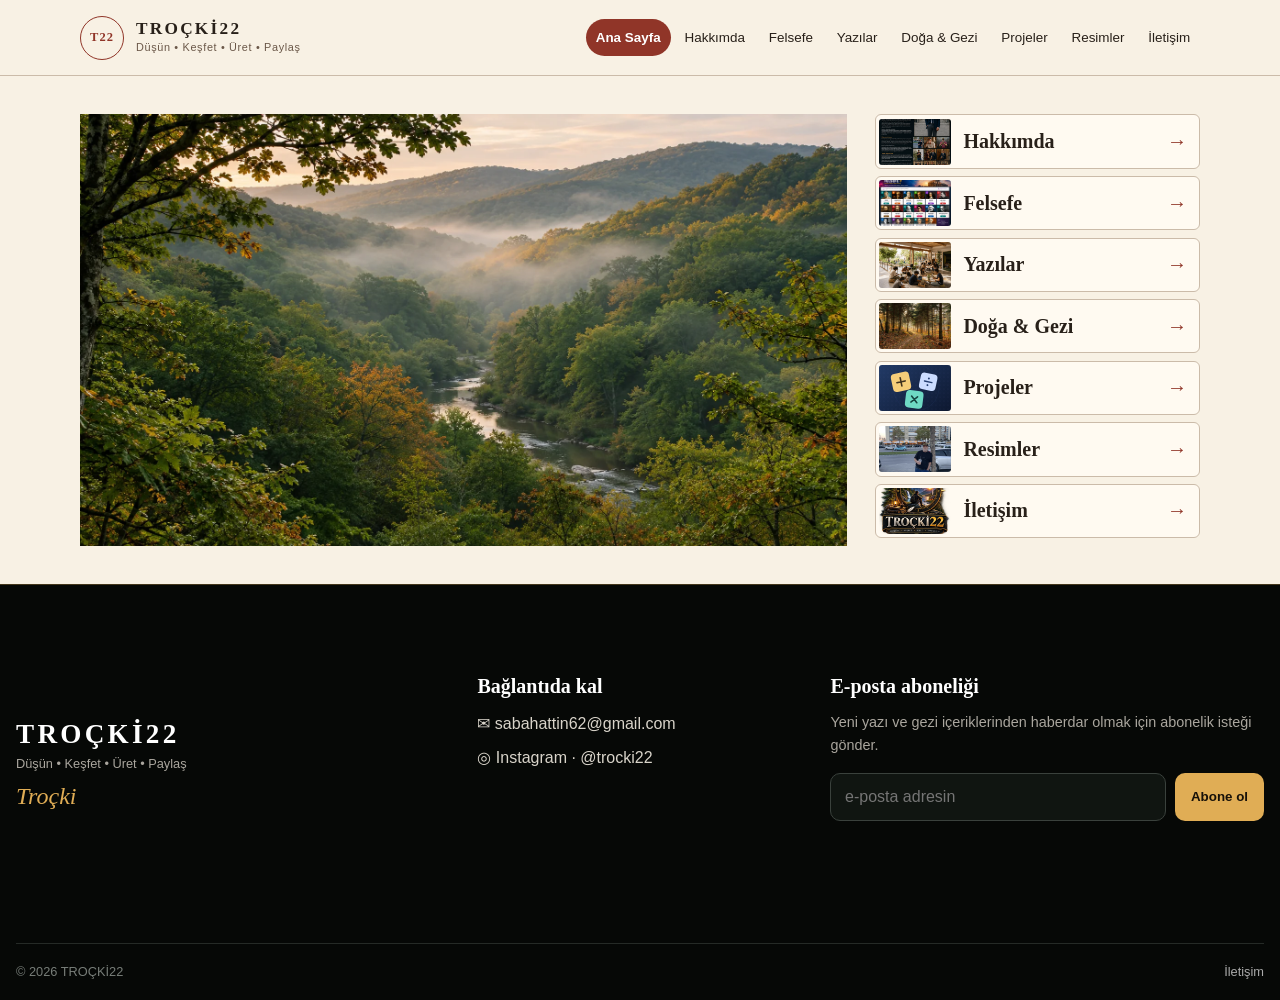
<file: index.html>
<!doctype html>
<html lang="tr">
<head>
  <meta charset="utf-8">
  <meta name="viewport" content="width=device-width,initial-scale=1,viewport-fit=cover">
  <meta name="description" content="TROÇKİ22 — felsefe, doğa, gezi, yazılar, projeler ve kişisel fotoğraf arşivi.">
  <title>TROÇKİ22 · Düşün, Keşfet, Üret, Paylaş</title>
  <link rel="stylesheet" href="assets/css/legacy.css">
  <link rel="stylesheet" href="assets/css/site.css">
  <link rel="stylesheet" href="assets/css/home.css">
  <script defer src="assets/js/site.js"></script>
</head>
<body data-page="home">
  <a class="skip-link" href="#icerik">İçeriğe geç</a>
<header class="site-header">
  <a class="site-logo" href="index.html" aria-label="TROÇKİ22 ana sayfa">
    <span class="site-logo-mark">T22</span>
    <span><strong>TROÇKİ22</strong><small>Düşün • Keşfet • Üret • Paylaş</small></span>
  </a>
  <button class="nav-toggle" type="button" aria-expanded="false" aria-controls="siteNav">
    <span></span><span></span><span></span><b>Menü</b>
  </button>
  <nav class="site-nav" id="siteNav" aria-label="Ana menü">
    <a href="index.html" aria-current="page" class="active">Ana Sayfa</a>
<a href="hakkimda.html">Hakkımda</a>
<a href="felsefe.html">Felsefe</a>
<a href="yazilar.html">Yazılar</a>
<a href="doga-gezi.html">Doğa &amp; Gezi</a>
<a href="projeler.html">Projeler</a>
<a href="resimler.html">Resimler</a>
<a href="iletisim.html">İletişim</a>
  </nav>
</header>
  <main id="icerik" class="home-edition">
    <img class="home-nature-image" src="assets/images/anasayfa-sisli-orman-vadisi.webp" alt="Sabah sisinin örttüğü orman vadisi ve ağaçların arasından kıvrılan nehir" width="1672" height="941" fetchpriority="high">
    <nav aria-label="Site bölümleri">
      <ul class="home-section-cards">
        <li><a href="hakkimda.html">
          <img src="assets/images/img-41b72321bd28e7533791.webp" alt="" width="72" height="46" decoding="async">
          <span>Hakkımda</span><span aria-hidden="true">→</span>
        </a></li>
        <li><a href="felsefe.html">
          <img src="assets/images/img-93e6f6aeabf8e36987c3.webp" alt="" width="72" height="46" decoding="async">
          <span>Felsefe</span><span aria-hidden="true">→</span>
        </a></li>
        <li><a href="yazilar.html">
          <img src="assets/images/img-3f33e8860196591fd686.webp" alt="" width="72" height="46" decoding="async">
          <span>Yazılar</span><span aria-hidden="true">→</span>
        </a></li>
        <li><a href="doga-gezi.html">
          <img src="assets/images/laladere-sonbahar-yuruyus.webp" alt="" width="72" height="46" decoding="async" loading="lazy">
          <span>Doğa &amp; Gezi</span><span aria-hidden="true">→</span>
        </a></li>
        <li><a href="projeler.html">
          <img src="assets/images/trocki-matematik12-card.svg" alt="" width="72" height="46" decoding="async" loading="lazy">
          <span>Projeler</span><span aria-hidden="true">→</span>
        </a></li>
        <li><a href="resimler.html">
          <img src="assets/images/img-10a3ed464838a4666a5a.webp" alt="" width="72" height="46" decoding="async" loading="lazy">
          <span>Resimler</span><span aria-hidden="true">→</span>
        </a></li>
        <li><a href="iletisim.html">
          <img src="assets/images/img-24638239a291be96070a.webp" alt="" width="72" height="46" decoding="async" loading="lazy">
          <span>İletişim</span><span aria-hidden="true">→</span>
        </a></li>
      </ul>
    </nav>
  </main>
  <footer class="site-footer">
  <div class="footer-grid">
    <div class="footer-brand">
      <div><strong>TROÇKİ22</strong><p>Düşün • Keşfet • Üret • Paylaş</p><span class="signature">Troçki</span></div>
    </div>
    <div class="footer-contact">
      <h2>Bağlantıda kal</h2>
      <a href="mailto:sabahattin62@gmail.com">✉ sabahattin62@gmail.com</a>
      <a href="https://www.instagram.com/trocki22/" target="_blank" rel="noopener">◎ Instagram · @trocki22</a>
    </div>
    <form class="subscribe-form" data-subscribe novalidate>
      <label for="subscribeEmail">E-posta aboneliği</label>
      <p>Yeni yazı ve gezi içeriklerinden haberdar olmak için abonelik isteği gönder.</p>
      <div class="subscribe-row">
        <input id="subscribeEmail" name="email" type="email" inputmode="email" autocomplete="email" placeholder="e-posta adresin" required>
        <button type="submit">Abone ol</button>
      </div>
      <span class="form-status" role="status" aria-live="polite"></span>
    </form>
  </div>
  <div class="footer-bottom"><span>© 2026 TROÇKİ22</span><a href="iletisim.html">İletişim</a></div>
</footer>
  <div class="toast" id="toast" role="status" aria-live="polite"></div>
<div class="lightbox" id="lightbox" onclick="closeLightbox(event)">
  <button aria-label="Fotoğrafı kapat" type="button" onclick="closeLightbox()">×</button>
  <img alt="Büyük fotoğraf" id="lightboxImg">
</div>
<div class="doga-lightbox" id="dogaLightbox" onclick="if(event.target===this) closeDogaLightbox()">
  <button aria-label="Fotoğrafı kapat" class="doga-lightbox-close" type="button" onclick="closeDogaLightbox()">×</button>
  <img alt="Büyük doğa fotoğrafı" id="dogaLightboxImg">
  <div class="doga-lightbox-caption" id="dogaLightboxCaption"></div>
</div>
</body>
</html>
</file>
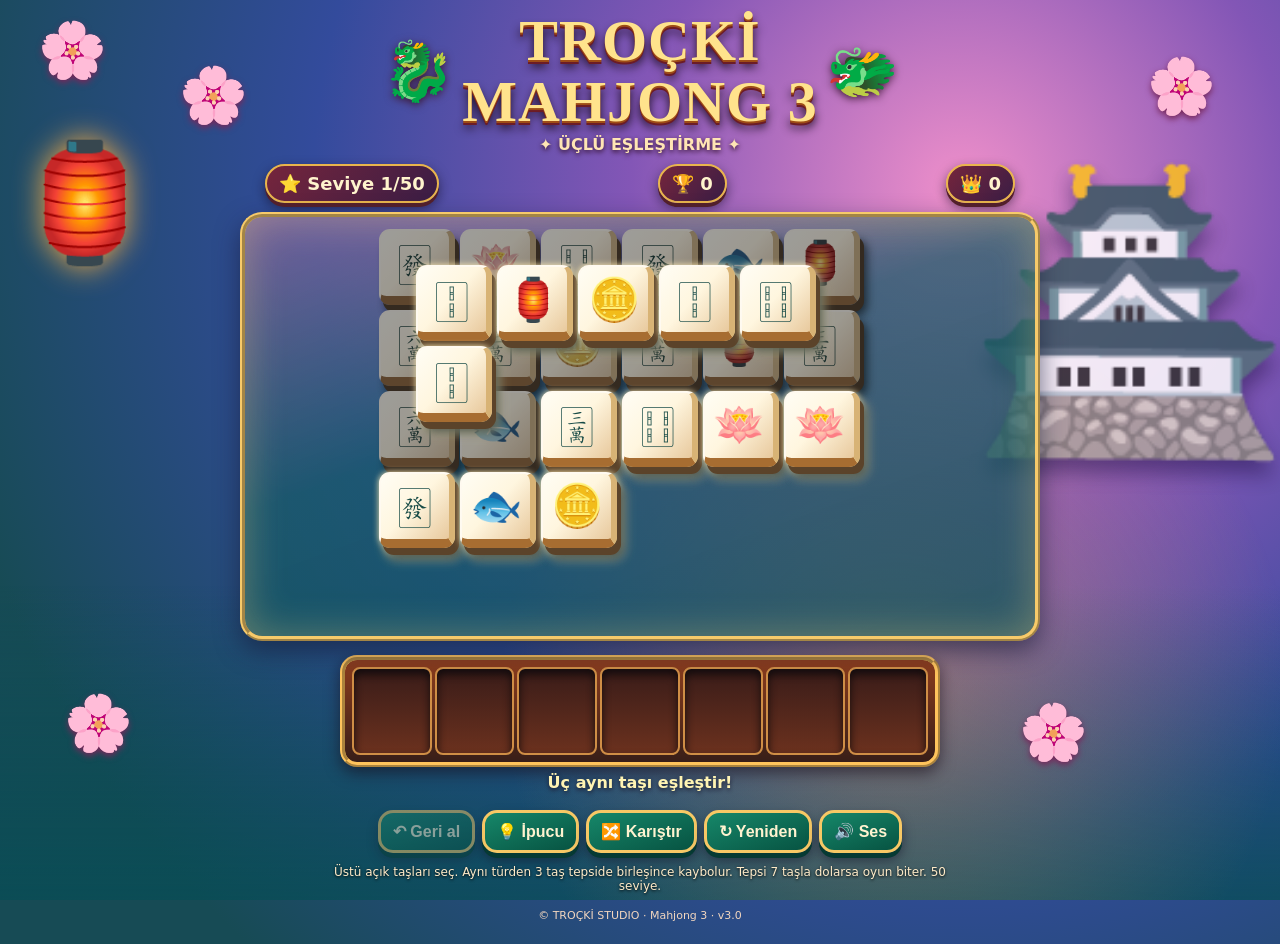
<file: mahjong3/index.html>
<!doctype html><html lang="tr"><head><meta charset="utf-8"><meta name="viewport" content="width=device-width,initial-scale=1,viewport-fit=cover"><meta name="theme-color" content="#541b3d"><title>TROÇKİ MAHJONG 3</title><style>
*{box-sizing:border-box}html,body{margin:0;min-height:100%;font-family:system-ui,-apple-system,sans-serif}body{color:#fff4cd;background:radial-gradient(circle at 75% 20%,#ee8fca 0,#8356b6 27%,#334b9c 53%,#174b55 85%);overflow-x:hidden}.scene{position:fixed;inset:0;pointer-events:none;overflow:hidden}.scene:before{content:"";position:absolute;inset:0;background:radial-gradient(circle at 70% 76%,#f4a54b66,transparent 35%),linear-gradient(transparent 65%,#074d56bb)}.pagoda{position:absolute;right:-12px;top:18%;font-size:clamp(110px,24vw,260px);filter:drop-shadow(0 14px 10px #25154c99);opacity:.85}.lantern{position:absolute;left:1%;top:15%;font-size:clamp(55px,11vw,115px);filter:drop-shadow(0 0 15px #f7ad42)}.flower{position:absolute;color:#ff91c8;text-shadow:0 3px 6px #78285b;font-size:clamp(24px,5vw,55px)}.f1{left:3%;top:2%}.f2{left:14%;top:7%}.f3{right:5%;top:6%}.f4{right:15%;bottom:15%}.f5{left:5%;bottom:16%}main{position:relative;max-width:950px;margin:auto;padding:10px 10px 22px;min-height:100dvh}.head{display:flex;align-items:center;justify-content:center;gap:8px}.dragon{font-size:clamp(24px,6vw,58px);filter:drop-shadow(0 2px 4px #3b1633)}h1{margin:0;text-align:center;font-family:Georgia,serif;font-size:clamp(25px,6vw,58px);line-height:1.06;letter-spacing:1px;color:#ffe38c;text-shadow:0 2px #9e4c16,0 4px #6c1c26,0 7px 10px #201125}.subtitle{margin:2px auto 10px;text-align:center;font-weight:800;color:#ffe5b4;text-shadow:0 2px 5px #32112b}.stats{display:flex;justify-content:space-between;align-items:center;gap:7px;margin:5px auto 9px;max-width:750px}.pill{background:linear-gradient(130deg,#75253c,#3a1d45);border:2px solid #e9b54c;border-radius:40px;padding:7px 12px;box-shadow:0 4px 0 #55202b,0 5px 12px #171026a0;font-weight:800;font-size:clamp(12px,2.8vw,18px)}.board-shell{border:5px ridge #f7ca6a;border-radius:22px;background:linear-gradient(160deg,#d882a766,#165b64b8 42%,#0b5259bb);box-shadow:0 10px 25px #161c3b99,inset 0 0 40px #ffdc8055;position:relative;padding:9px 4px;margin:auto;max-width:800px}.board{position:relative;margin:auto;touch-action:manipulation}.tile{position:absolute;display:grid;place-items:center;padding:0;line-height:1;border:2px solid #fffaf0;border-right:6px solid #d8b375;border-bottom:9px solid #a76d31;border-radius:11px;background:linear-gradient(132deg,#fffdf4 0%,#fff6df 48%,#e8c99d 100%);color:#164a46;box-shadow:4px 7px 0 #5b432a,7px 11px 10px #102127b8;transition:transform .15s,filter .15s,opacity .15s;cursor:pointer;user-select:none;-webkit-tap-highlight-color:transparent}.tile:active:not(:disabled){transform:translateY(-6px) scale(1.05)}.tile:disabled{filter:brightness(.62) saturate(.65);cursor:default}.tile.free{filter:drop-shadow(0 0 3px #ffedb6)}.tile.hint{outline:4px solid #fff85b;animation:blink .7s infinite alternate}@keyframes blink{to{filter:brightness(1.4);transform:translateY(-4px)}}.tray-frame{max-width:600px;margin:14px auto 6px;padding:7px;border:5px ridge #ffc45c;border-radius:17px;background:linear-gradient(#8d3d1d,#381e18);box-shadow:0 6px 15px #170e1b99}.tray{display:grid;grid-template-columns:repeat(7,minmax(0,1fr));gap:3px}.slot{aspect-ratio:1/1.1;border-radius:8px;background:linear-gradient(#391c19,#6b311e);border:2px solid #cf8e46;box-shadow:inset 0 5px 9px #130c0d;display:grid;place-items:center;color:#184b45}.slot.filled{background:linear-gradient(140deg,#fffdf1,#edcb91);border:2px solid #fff4d2;box-shadow:inset -4px -5px #d2a55b}.tools{display:flex;justify-content:center;flex-wrap:wrap;gap:7px;margin:12px auto}.tools button,.action{background:linear-gradient(160deg,#168769,#075342);border:3px solid #f7c865;border-radius:15px;box-shadow:0 5px 0 #063a33,0 7px 12px #17172c99;color:#fff3d0;padding:9px 12px;font-weight:800;font-size:clamp(12px,2.7vw,16px);cursor:pointer}.tools button:disabled{opacity:.5}.message{min-height:25px;text-align:center;color:#fff4b3;font-weight:800;text-shadow:0 2px 4px #1d1d32}.help{text-align:center;font-size:12px;color:#ffebc8;max-width:620px;margin:12px auto;text-shadow:0 1px 3px #000}.overlay{position:fixed;inset:0;background:#170d28c9;display:none;align-items:center;justify-content:center;z-index:20;padding:16px}.overlay.show{display:flex}.modal{background:linear-gradient(150deg,#742b64,#174c55);border:4px ridge #ffd37d;border-radius:22px;padding:24px;text-align:center;max-width:380px;box-shadow:0 15px 50px #000b}.modal h2{color:#ffe58f}footer{text-align:center;font-size:11px;color:#f2d6bf;margin-top:16px}@media(max-width:520px){.board-shell{padding:5px 0;border-width:3px}.stats{gap:4px}.pill{padding:6px 8px}.tools button{padding:9px 8px;border-width:2px}.tray-frame{margin-top:10px}.pagoda{right:-30px;opacity:.55}}
</style></head><body><div class="scene"><div class="pagoda">🏯</div><div class="lantern">🏮</div><div class="flower f1">🌸</div><div class="flower f2">🌸</div><div class="flower f3">🌸</div><div class="flower f4">🌸</div><div class="flower f5">🌸</div></div><main><div class="head"><span class="dragon">🐉</span><h1>TROÇKİ<br>MAHJONG 3</h1><span class="dragon">🐲</span></div><p class="subtitle">✦ ÜÇLÜ EŞLEŞTİRME ✦</p><div class="stats"><span class="pill">⭐ Seviye <b id="level">1</b></span><span class="pill">🏆 <b id="score">0</b></span><span class="pill">👑 <b id="best">0</b></span></div><div class="board-shell"><div class="board" id="board"></div></div><div class="tray-frame"><div class="tray" id="tray"></div></div><div class="message" id="message" aria-live="polite"></div><div class="tools"><button id="undo">↶ Geri al</button><button id="hint">💡 İpucu</button><button id="shuffle">🔀 Karıştır</button><button id="restart">↻ Yeniden</button><button id="sound">🔊 Ses</button></div><p class="help">Üstü açık taşları seç. Aynı türden 3 taş tepside birleşince kaybolur. Tepsi 7 taşla dolarsa oyun biter. 50 seviye.</p><footer>© TROÇKİ STUDIO · Mahjong 3 · v3.0</footer></main><div class="overlay" id="overlay"><div class="modal"><h2 id="modalTitle"></h2><p id="modalBody"></p><button class="action" id="next">Devam et</button></div></div><script>
(()=>{'use strict';const $=x=>document.getElementById(x);const icons=['🐉','🌸','🎋','🏮','🪷','🪙','🏯','🐟','🀄','🀅','🀆','🀇','🀈','🀉','🀊','🀋','🀌','🀍','🀎','🀏','🀐','🀑','🀒','🀓'];let level=Number(localStorage.getItem('tm3v3level'))||1,score=Number(localStorage.getItem('tm3v3score'))||0,best=Number(localStorage.getItem('tm3v3best'))||0,tiles=[],tray=[],undo=[],muted=false,over=false,mode='',size=54,hintId=-1;const rnd=n=>Math.floor(Math.random()*n);function persist(){localStorage.setItem('tm3v3level',level);localStorage.setItem('tm3v3score',score);localStorage.setItem('tm3v3best',best)}function beep(f=500){if(muted)return;try{const ctx=new(window.AudioContext||window.webkitAudioContext)(),osc=ctx.createOscillator(),gain=ctx.createGain();osc.type='sine';osc.frequency.value=f;gain.gain.setValueAtTime(.07,ctx.currentTime);gain.gain.exponentialRampToValueAtTime(.001,ctx.currentTime+.14);osc.connect(gain);gain.connect(ctx.destination);osc.start();osc.stop(ctx.currentTime+.15);osc.onended=()=>ctx.close()}catch(e){}}function cover(a,b){return b.active&&b.z>a.z&&Math.abs(a.x-b.x)<.85&&Math.abs(a.y-b.y)<.85}function free(t){return !tiles.some(b=>cover(t,b))}function left(){return tiles.filter(t=>t.active)}function start(){over=false;tray=[];undo=[];hintId=-1;let groups=9+Math.min(7,Math.floor((level-1)/5));const syms=[...icons].sort(()=>Math.random()-.5).slice(0,groups);let vals=syms.flatMap(s=>[s,s,s]);const cols=6;const positions=[];const bottomCount=Math.ceil(vals.length*.67/3)*3;for(let i=0;i<bottomCount;i++)positions.push({x:i%cols,y:Math.floor(i/cols),z:0});const topCount=vals.length-bottomCount;for(let i=0;i<topCount;i++)positions.push({x:(i%5)+.46,y:Math.floor(i/5)+.45,z:1});const order=[...positions.keys()].sort((a,b)=>positions[b].z-positions[a].z);let pool=[...vals];tiles=positions.map((p,id)=>({...p,id,s:'',active:true}));for(const id of order){let idx=rnd(pool.length);tiles[id].s=pool.splice(idx,1)[0]}$('message').textContent='Üç aynı taşı eşleştir!';render()}function render(){const board=$('board');size=Math.max(38,Math.min(81,Math.floor((Math.min(window.innerWidth-34,770)-24)/6.6)));const cols=6;const rows=Math.ceil(tiles.filter(t=>t.z===0).length/cols);board.style.width=(size*6.55)+'px';board.style.height=(size*(rows+.95))+'px';board.replaceChildren();for(const t of [...tiles].sort((a,b)=>a.z-b.z)){if(!t.active)continue;const b=document.createElement('button');b.className='tile '+(free(t)?'free':'')+(hintId===t.id?' hint':'');b.style.left=(t.x*size+4)+'px';b.style.top=(t.y*size+3)+'px';b.style.width=(size-5)+'px';b.style.height=(size-5)+'px';b.style.zIndex=t.z+1;b.style.fontSize=Math.floor(size*.53)+'px';b.textContent=t.s;b.disabled=over||!free(t);b.setAttribute('aria-label','Taş '+t.s);b.onclick=()=>pick(t.id);board.append(b)}$('tray').replaceChildren();for(let i=0;i<7;i++){const d=document.createElement('div');d.className='slot'+(tray[i]?' filled':'');d.textContent=tray[i]||'';d.style.fontSize=Math.floor(Math.min(size*.52,36))+'px';$('tray').append(d)}$('level').textContent=level+'/50';$('score').textContent=score;$('best').textContent=best;$('undo').disabled=!undo.length||over}function pick(id){const t=tiles.find(t=>t.id===id);if(!t||!t.active||!free(t)||over)return;undo.push({tiles:tiles.map(x=>({...x})),tray:[...tray],score});hintId=-1;t.active=false;tray.push(t.s);if(tray.filter(s=>s===t.s).length===3){tray=tray.filter(s=>s!==t.s);score+=30+level*3;beep(780);$('message').textContent='✨ Üçlü eşleşme! +'+(30+level*3)}else{score+=5;beep(460);$('message').textContent='Taş toplandı'}best=Math.max(best,score);persist();render();if(left().length===0&&tray.length===0){over=true;mode='win';modal('🏆 Bölüm tamamlandı!','Muhteşem! Yeni seviyeye geçebilirsin.')}else if(tray.length===7){over=true;mode='lose';modal('Tepsi doldu!','Yeniden deneyerek daha iyi bir strateji kur.')}else if(!left().some(free)){over=true;mode='lose';modal('Hamle kalmadı','Bölümü yeniden deneyebilirsin.')}}function modal(title,body){$('modalTitle').textContent=title;$('modalBody').textContent=body;$('next').textContent=mode==='win'?'Sonraki seviye':'Tekrar dene';$('overlay').classList.add('show')}$('next').onclick=()=>{$('overlay').classList.remove('show');if(mode==='win'){level=level===50?1:level+1;persist()}start()};$('undo').onclick=()=>{if(over||!undo.length)return;const h=undo.pop();tiles=h.tiles;tray=h.tray;score=h.score;hintId=-1;persist();render();$('message').textContent='Son hamle geri alındı'};$('hint').onclick=()=>{if(over)return;const available=left().filter(free);const count={};available.forEach(t=>count[t.s]=(count[t.s]||0)+1);const choice=available.find(t=>tray.includes(t.s))||available.find(t=>count[t.s]>=3)||available[0];hintId=choice?choice.id:-1;render();$('message').textContent=choice?'💡 Parlayan taşı seç':'Serbest taş yok'};$('shuffle').onclick=()=>{if(over)return;const remaining=left(),values=remaining.map(t=>t.s);for(let i=values.length-1;i>0;i--){const j=rnd(i+1);[values[i],values[j]]=[values[j],values[i]]}remaining.forEach((t,i)=>t.s=values[i]);hintId=-1;undo=[];render();$('message').textContent='🔀 Taşlar karıştırıldı'};$('restart').onclick=()=>{score=0;persist();start()};$('sound').onclick=()=>{muted=!muted;$('sound').textContent=muted?'🔇 Sessiz':'🔊 Ses'};window.addEventListener('resize',render);start()})();
</script></body></html>
</file>
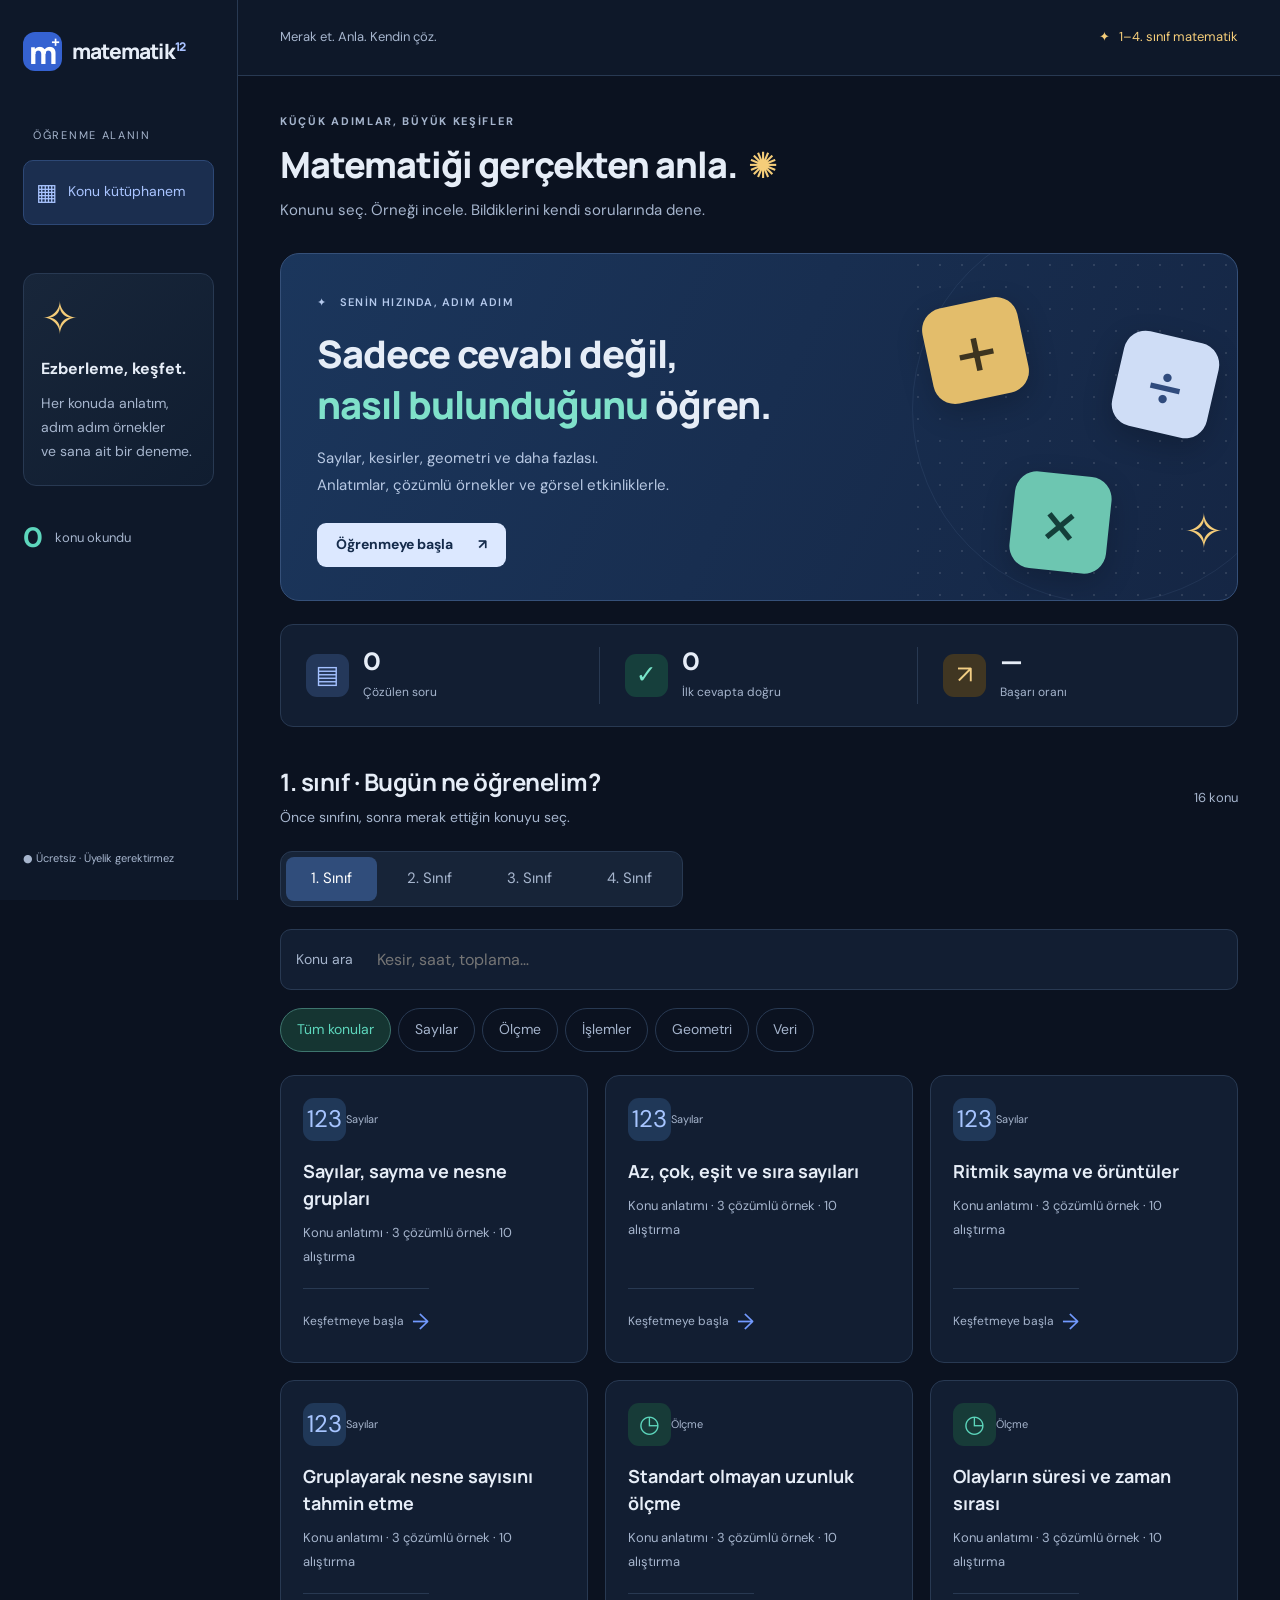
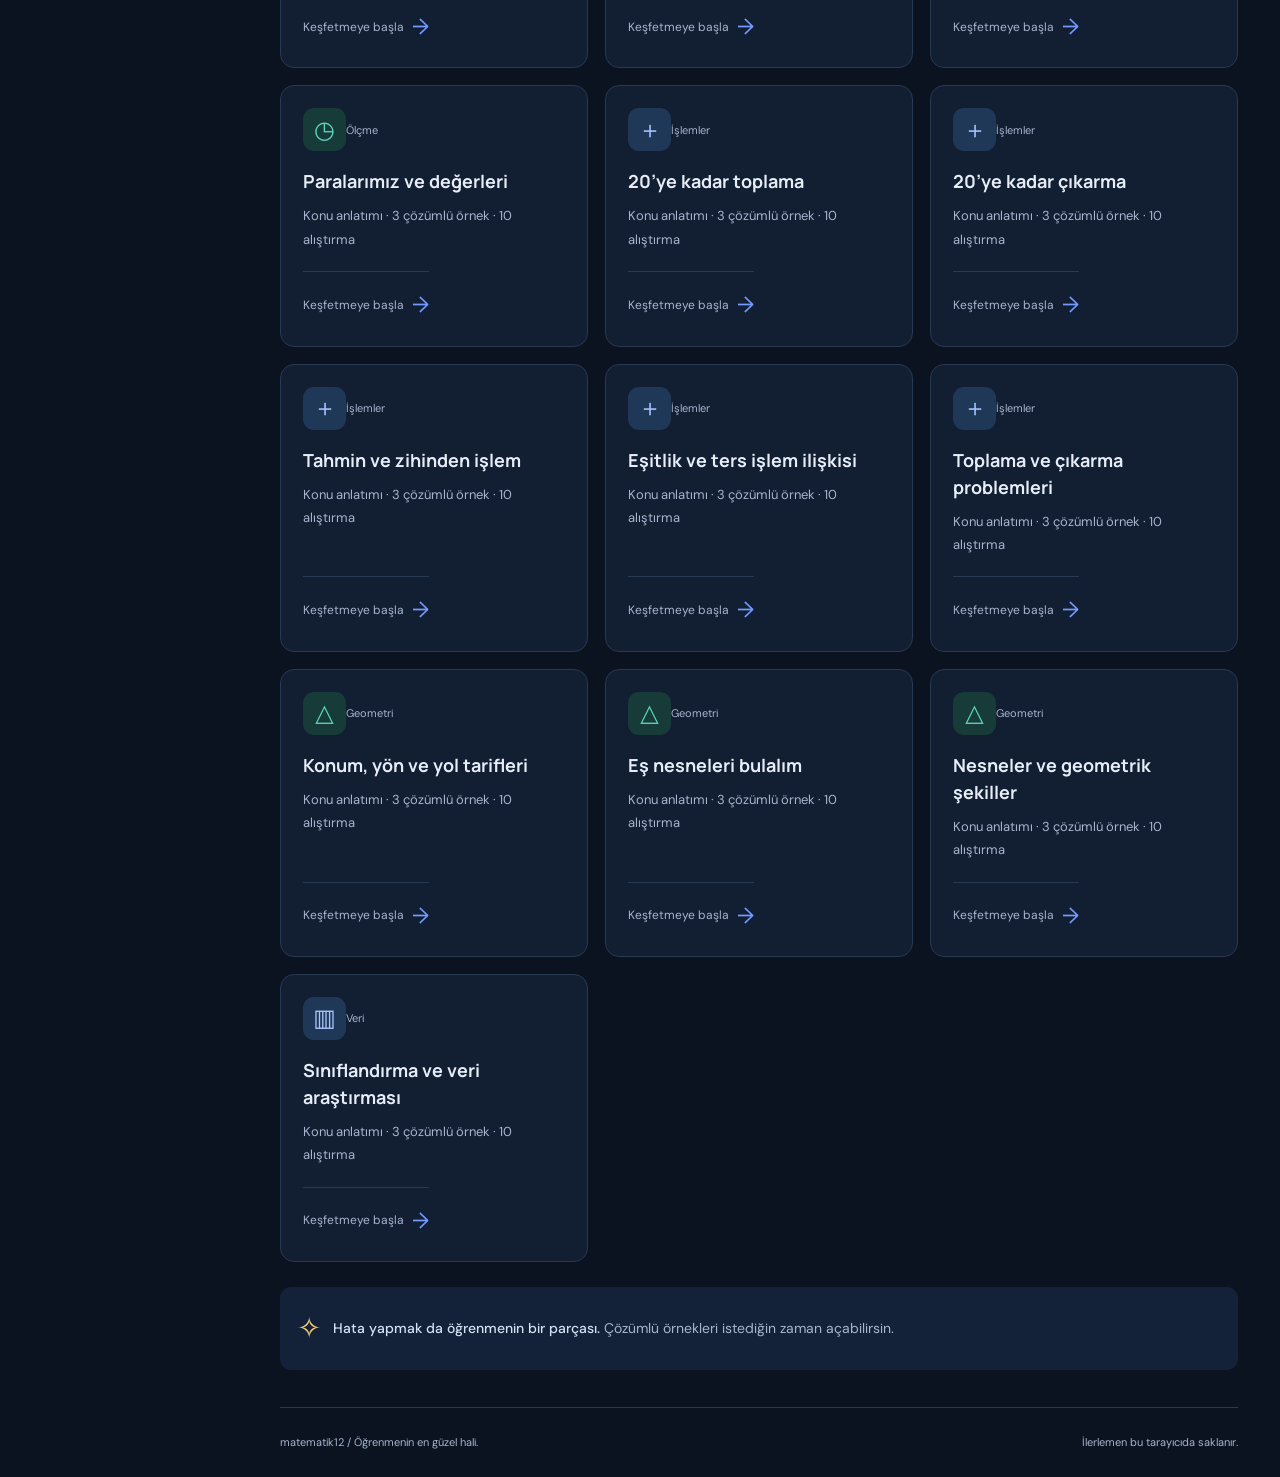
<file: matematik12/index.html>
<!doctype html>
<html lang="tr"><head><meta charset="utf-8"><meta name="viewport" content="width=device-width,initial-scale=1"><meta name="theme-color" content="#0B1220"><meta name="color-scheme" content="dark"><meta name="description" content="1–4. sınıf matematik: konu anlatımları, adım adım çözümlü örnekler, görsel etkinlikler ve alıştırmalar."><link rel="icon" href="./icon.svg"><link rel="manifest" href="./manifest.webmanifest"><link rel="stylesheet" href="./styles.css"><title>Matematik 12 · Anla, keşfet, kendin çöz</title></head>
<body><a href="#main" class="skip-link">İçeriğe geç</a>
<aside class="sidebar"><a class="brand" href="./"><span class="brand-mark">m<sup>+</sup></span><span>matematik<sup>12</sup></span></a><p class="nav-label">ÖĞRENME ALANIN</p><button id="home-link" class="nav-item"><span aria-hidden="true">▦</span> Konu kütüphanem</button><div class="sidebar-note"><span aria-hidden="true">✧</span><strong>Ezberleme, keşfet.</strong><p>Her konuda anlatım,<br>adım adım örnekler<br>ve sana ait bir deneme.</p></div><div class="sidebar-progress"><strong id="read-total">0</strong><span>konu okundu</span></div><small class="sidebar-bottom">● Ücretsiz · Üyelik gerektirmez</small></aside>
<div class="workspace"><header class="topbar"><span>Merak et. Anla. Kendin çöz.</span><span class="student-badge">✦ &nbsp; 1–4. sınıf matematik</span></header><main id="main"><div id="update-banner" class="notice" role="status" hidden>Yeni sürüm hazır. <button id="update-now" class="text-button">Güncelle ve yeniden aç</button></div><p id="storage-warning" class="notice" role="status" hidden>Tarayıcınız kalıcı kayda izin vermiyor. İlerlemeniz bu oturum boyunca korunacak.</p>
<section id="dashboard"><div class="page-heading"><div><p class="eyebrow">KÜÇÜK ADIMLAR, BÜYÜK KEŞİFLER</p><h1>Matematiği gerçekten anla. <span aria-hidden="true">✺</span></h1><p>Konunu seç. Örneği incele. Bildiklerini kendi sorularında dene.</p></div></div>
<section class="hero"><div class="hero-copy"><span class="hero-tag">✦ &nbsp; SENİN HIZINDA, ADIM ADIM</span><h2>Sadece cevabı değil,<br><em>nasıl bulunduğunu</em> öğren.</h2><p>Sayılar, kesirler, geometri ve daha fazlası.<br>Anlatımlar, çözümlü örnekler ve görsel etkinliklerle.</p><button id="start-button" class="hero-button">Öğrenmeye başla <span aria-hidden="true">↗</span></button></div><div class="math-art" aria-hidden="true"><div class="orbit"></div><div class="tile plus">+</div><div class="tile divide">÷</div><div class="tile times">×</div><span class="spark">✧</span></div></section>
<section class="overview" aria-label="İlerleme özeti"><div><span class="stat-icon blue" aria-hidden="true">▤</span><span><strong id="summary-total">0</strong><small>Çözülen soru</small></span></div><div><span class="stat-icon green" aria-hidden="true">✓</span><span><strong id="summary-correct">0</strong><small>İlk cevapta doğru</small></span></div><div><span class="stat-icon amber" aria-hidden="true">↗</span><span><strong id="summary-rate">—</strong><small>Başarı oranı</small></span></div></section>
<section aria-labelledby="topics-heading"><div class="section-heading"><div><h2 id="topics-heading">Bugün ne öğrenelim?</h2><p>Önce sınıfını, sonra merak ettiğin konuyu seç.</p></div><span id="topic-count"></span></div><div id="grade-tabs" class="grade-tabs" role="group" aria-label="Sınıf seçimi"></div><div class="search-wrap"><label for="topic-search">Konu ara</label><input id="topic-search" type="search" placeholder="Kesir, saat, toplama…" autocomplete="off"></div><div id="group-filter" class="group-filters" role="group" aria-label="Konu grubu"></div><div id="topics" class="topic-grid"></div></section><div class="encouragement"><span aria-hidden="true">✧</span><p><strong>Hata yapmak da öğrenmenin bir parçası.</strong> Çözümlü örnekleri istediğin zaman açabilirsin.</p></div></section>
<section id="lesson-root" hidden></section><footer><span>matematik12 / Öğrenmenin en güzel hali.</span><span>İlerlemen bu tarayıcıda saklanır.</span></footer></main></div><noscript>Bu uygulamayı kullanmak için tarayıcınızda JavaScript açık olmalıdır.</noscript><script type="module" src="./js/app.js"></script></body></html>
</file>
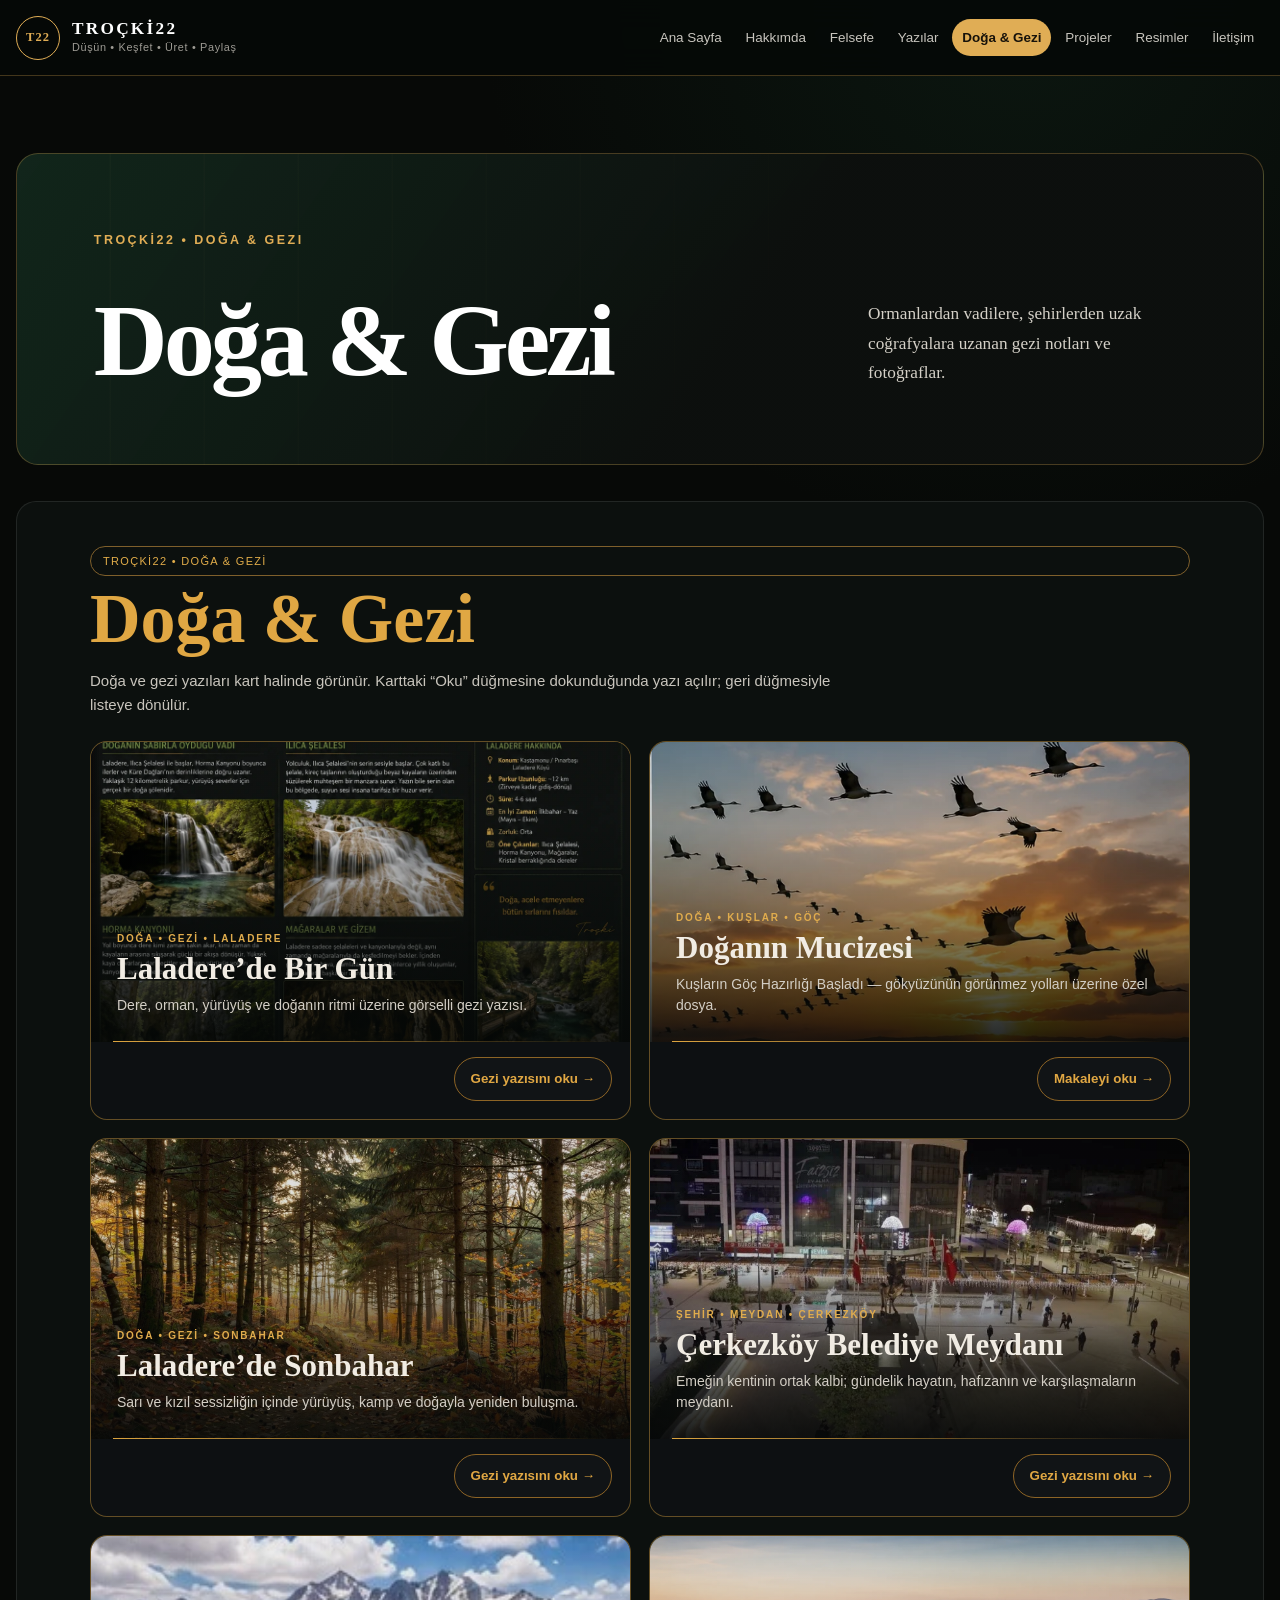
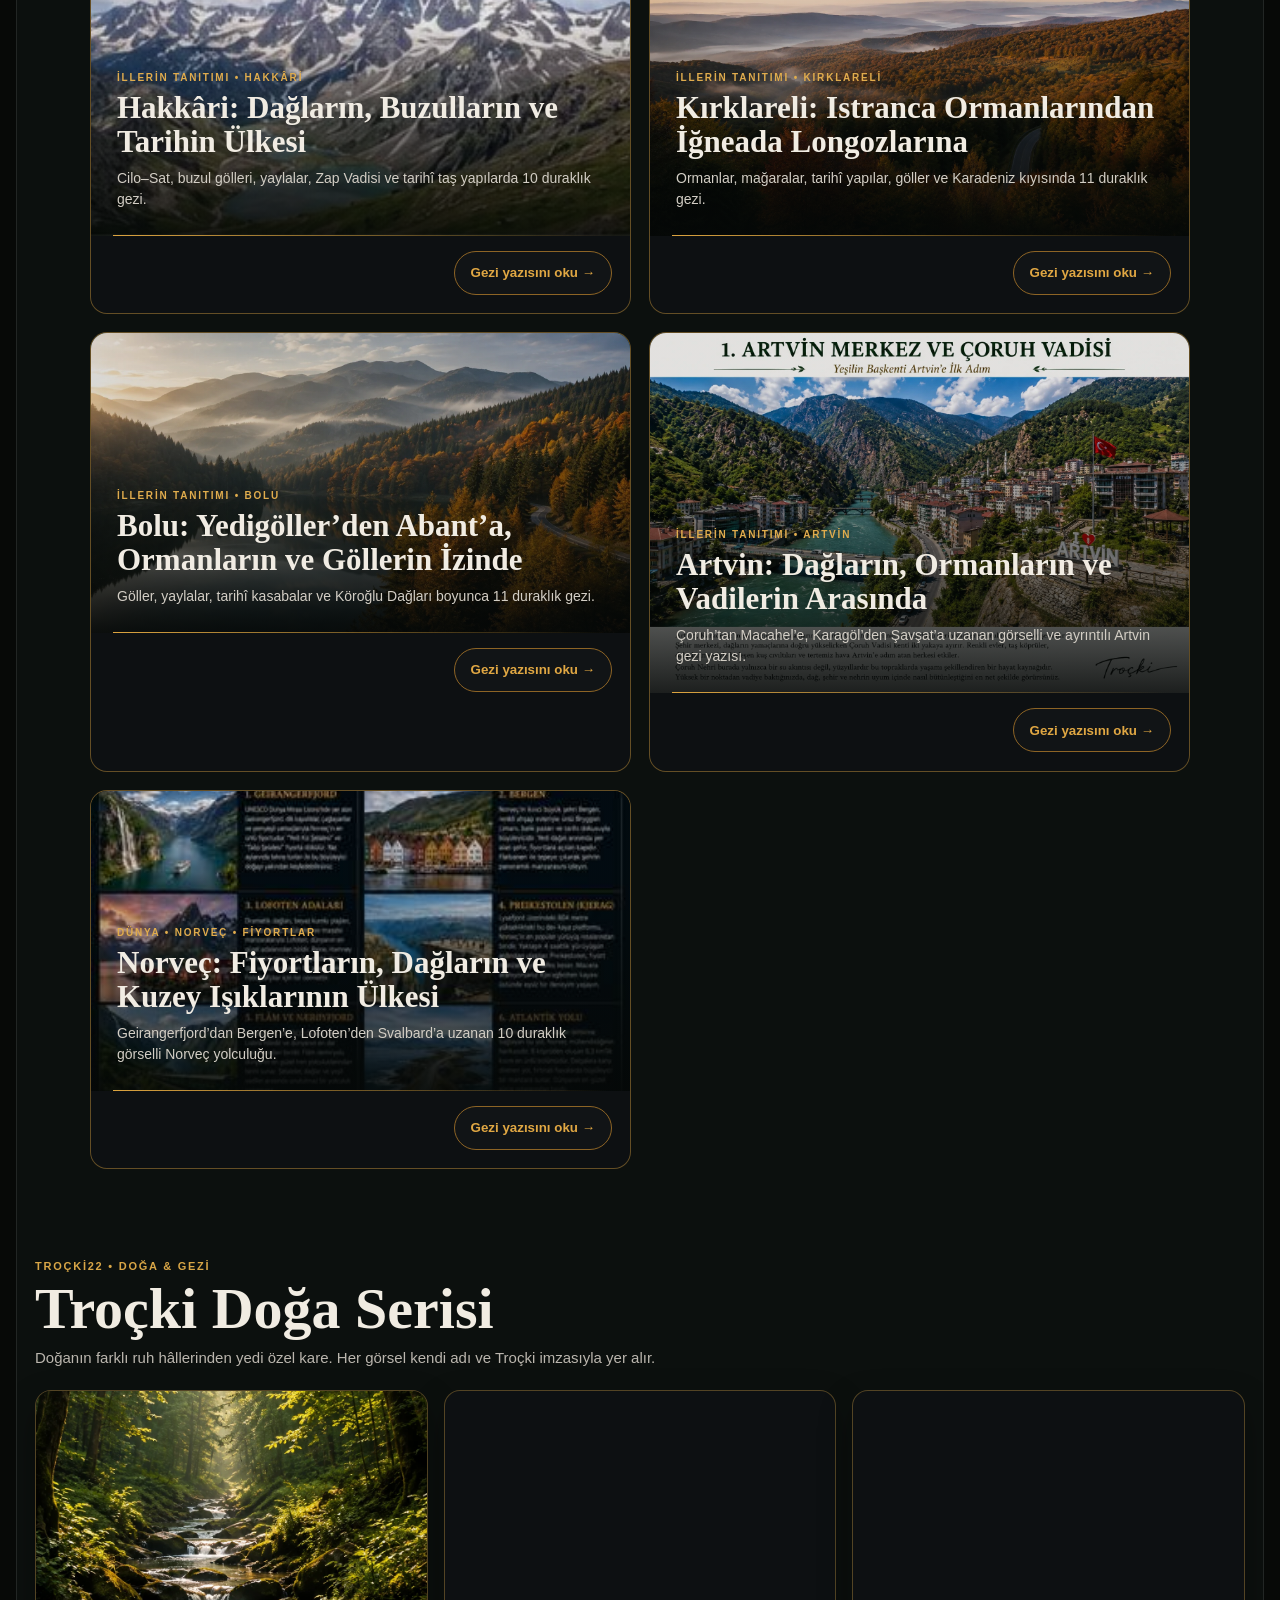
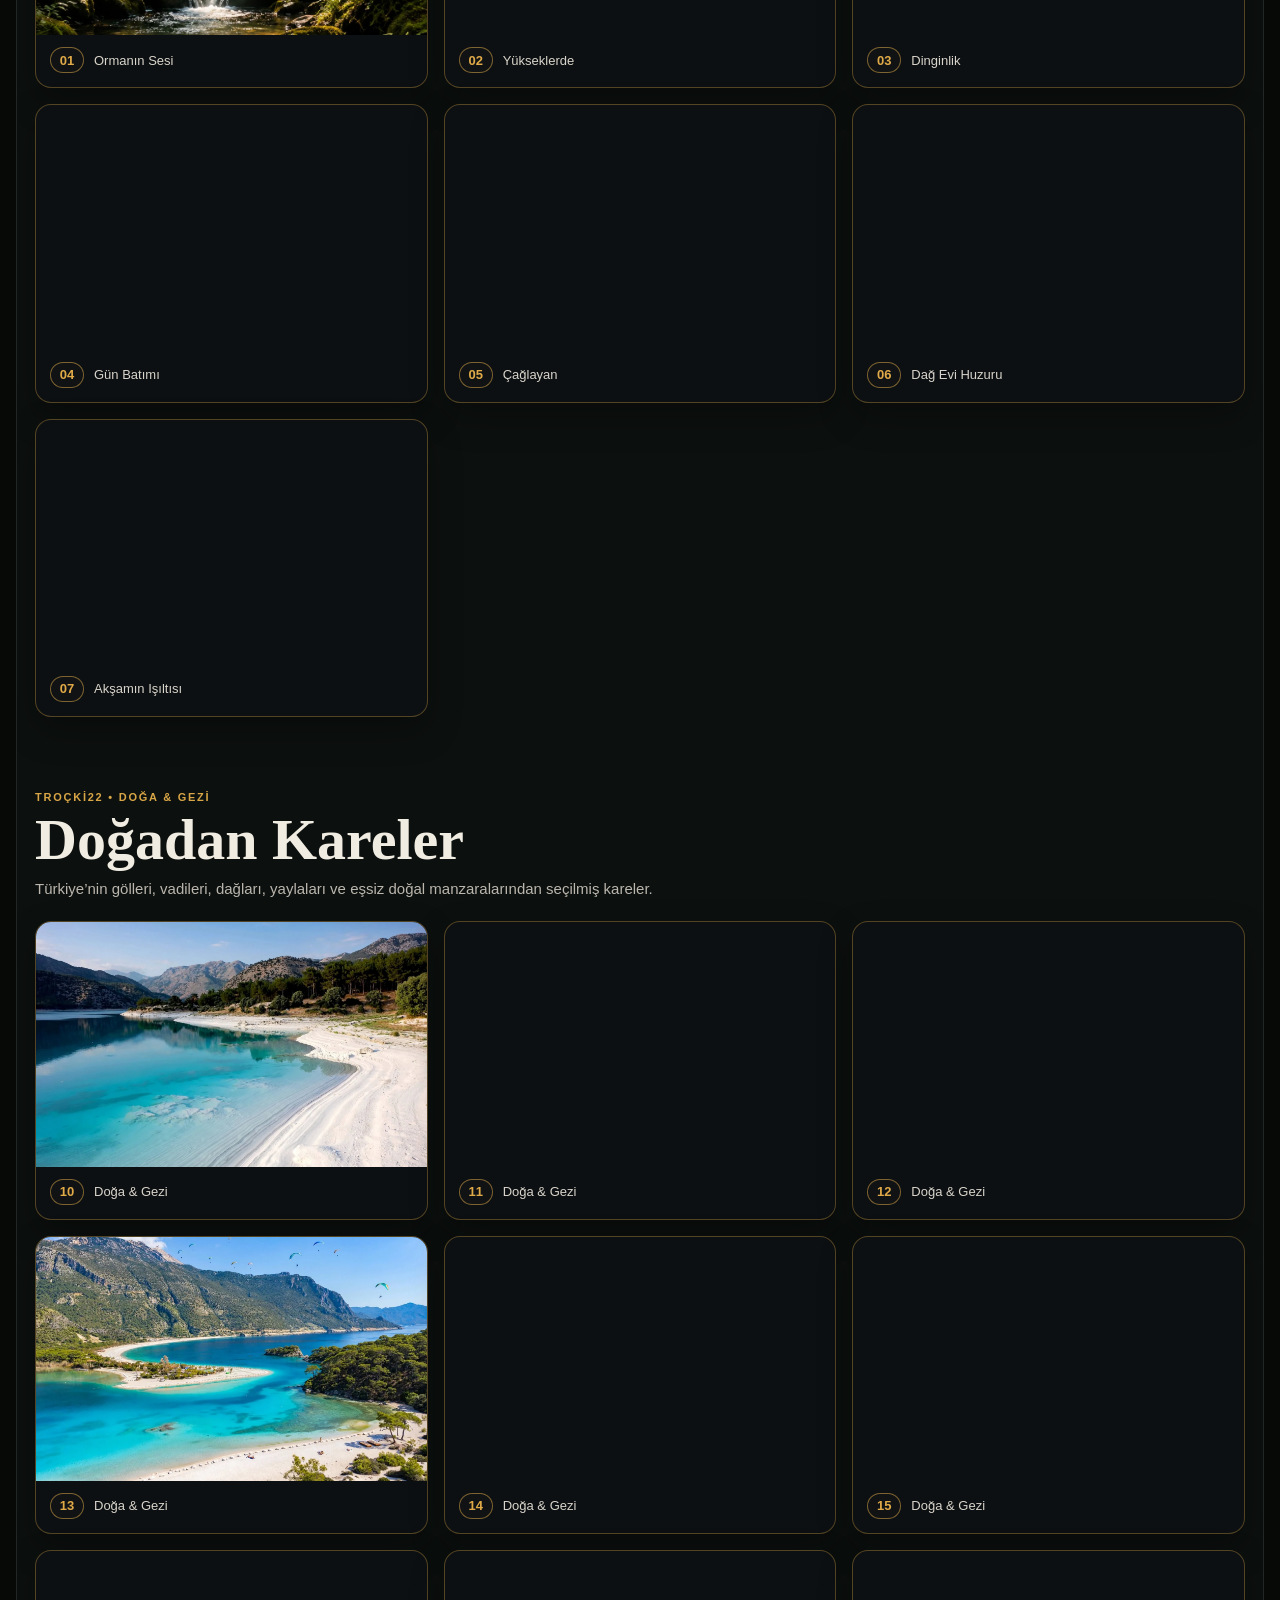
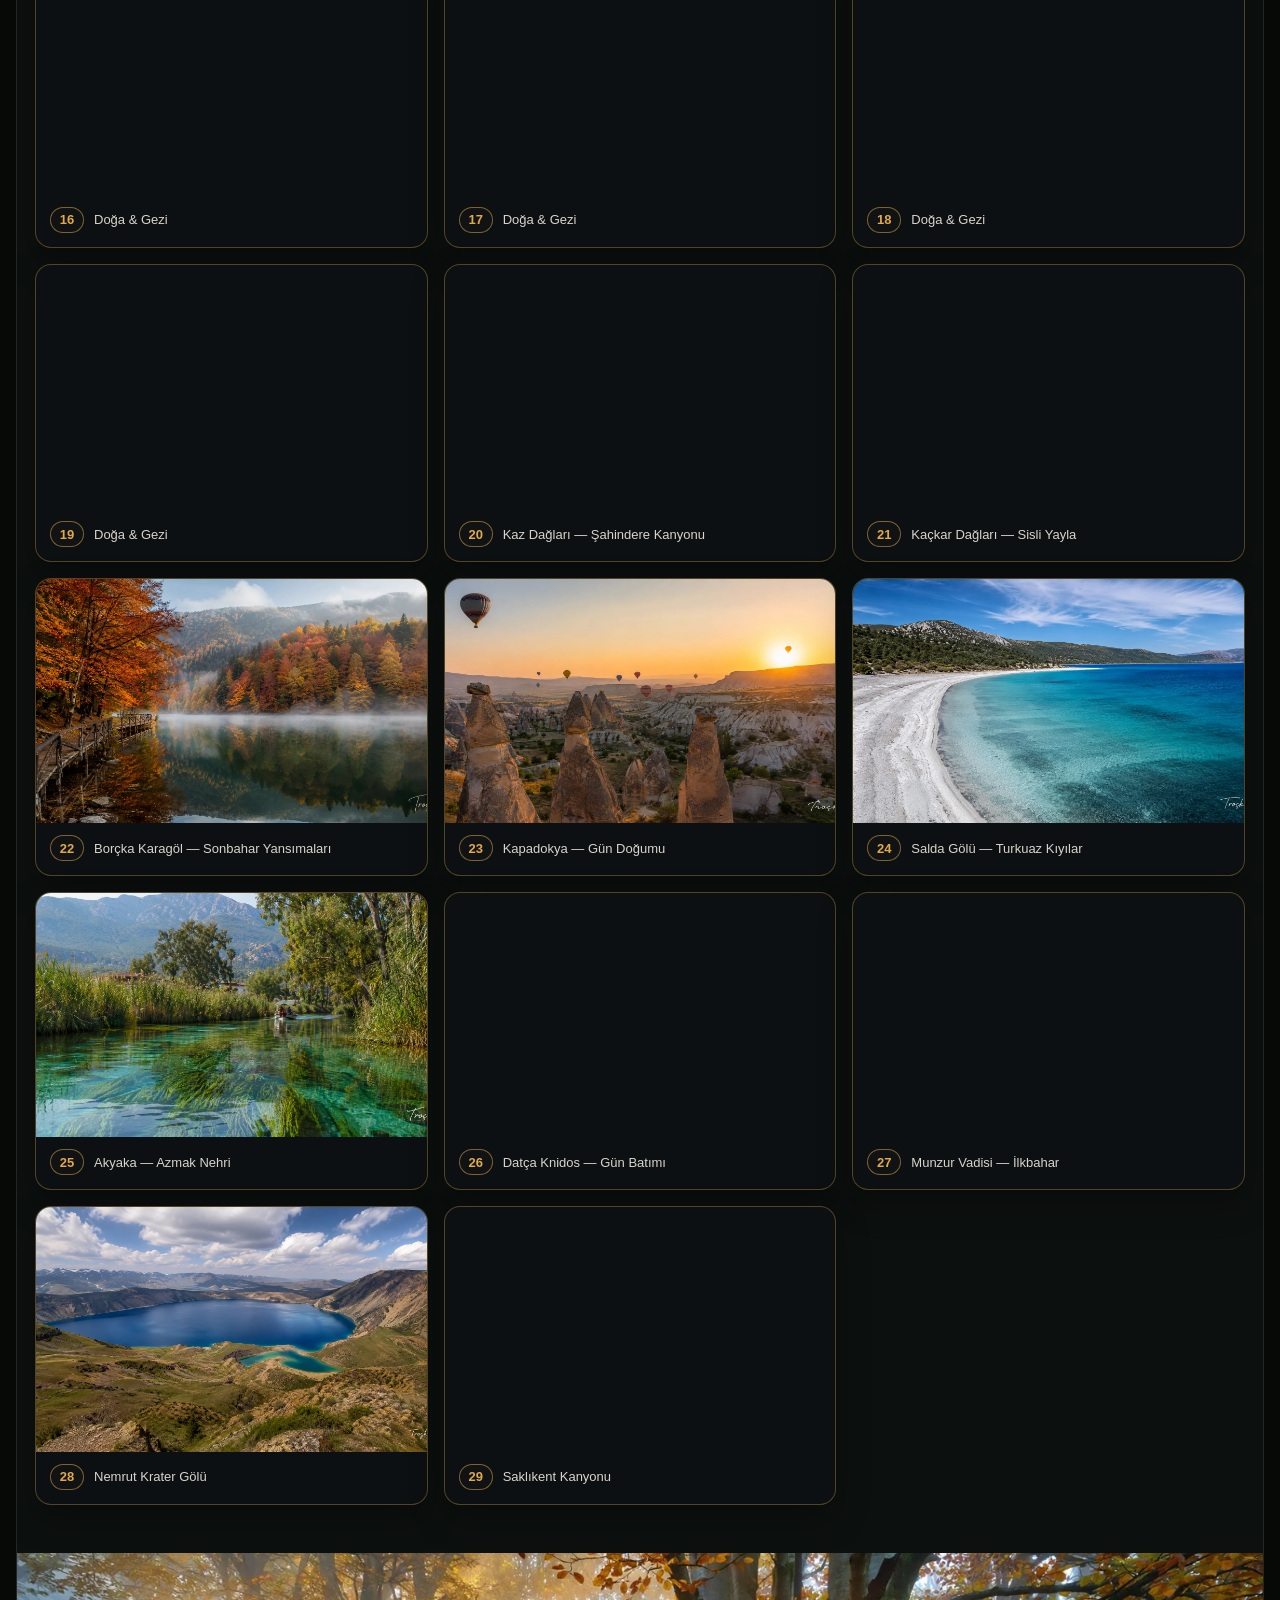
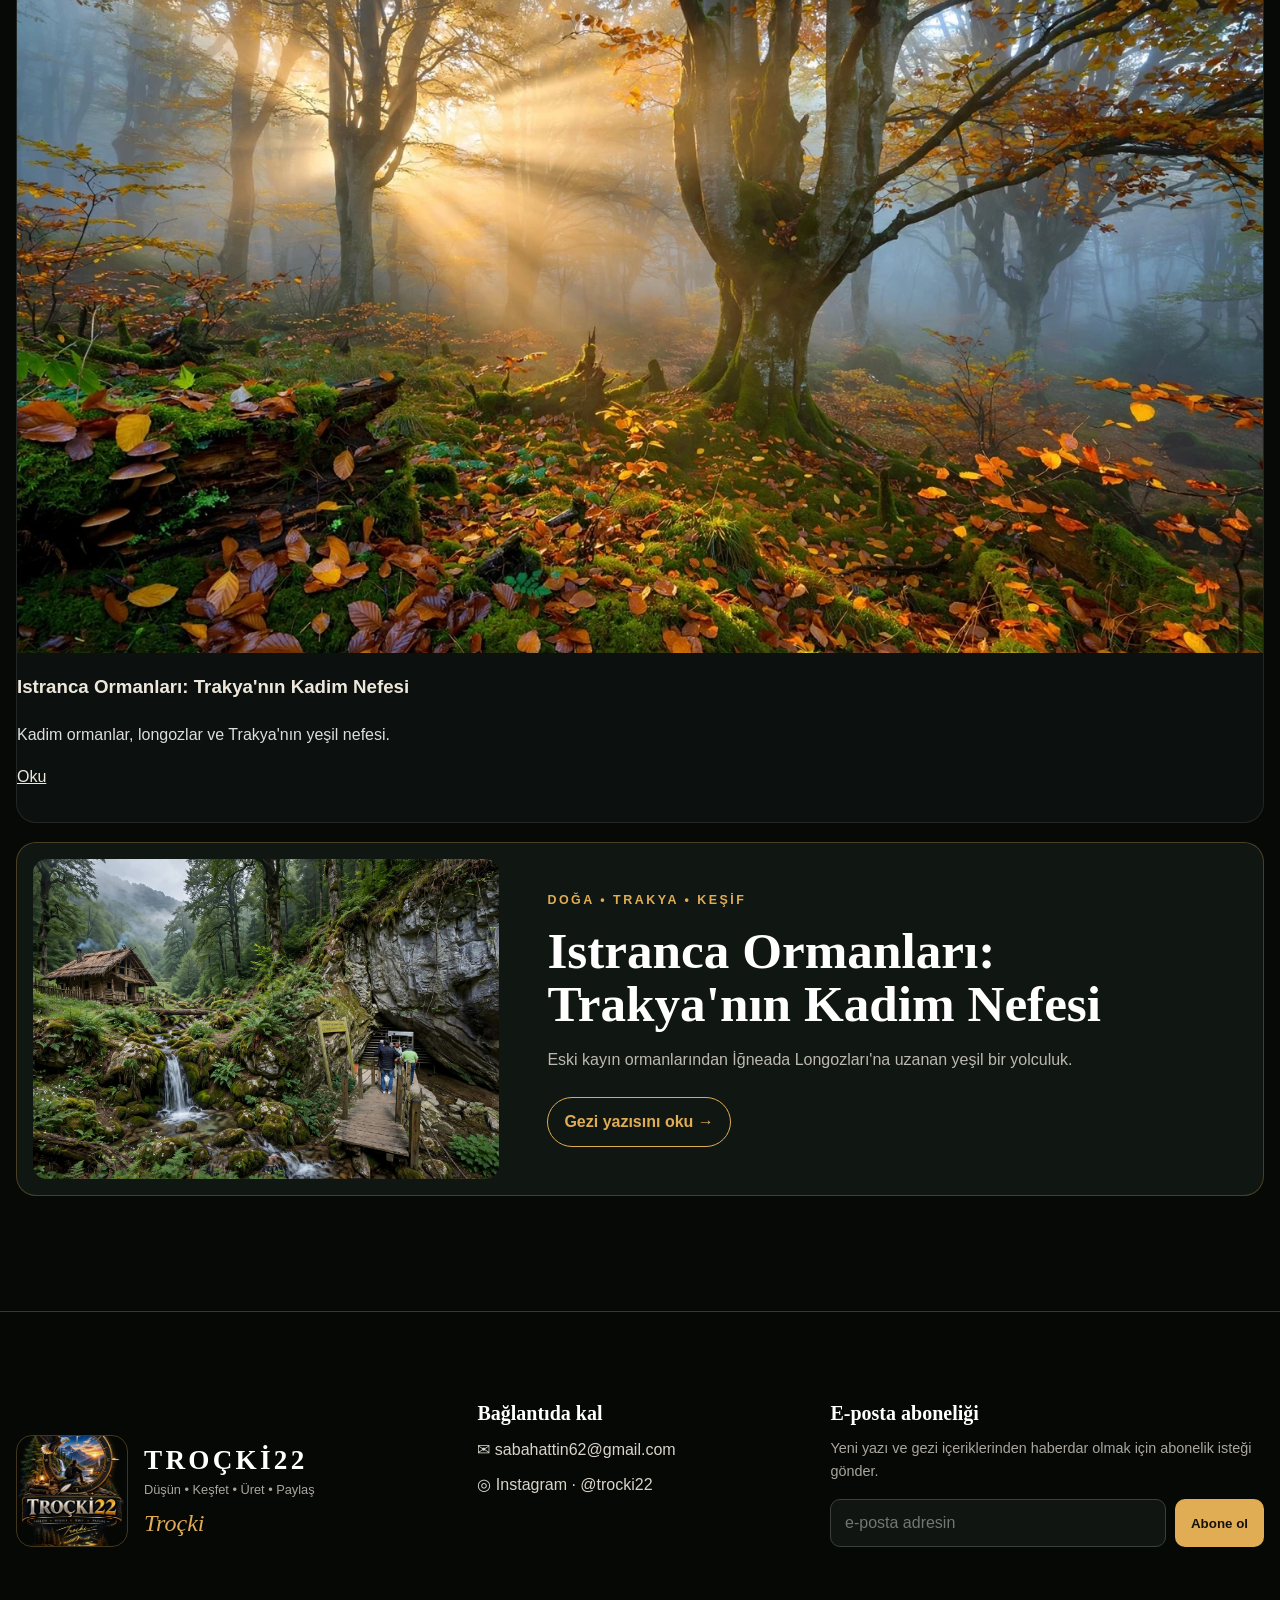
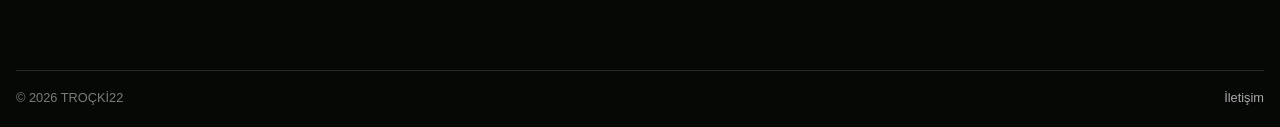
<file: doga-gezi.html>
<!doctype html>
<html lang="tr">
<head>
  <meta charset="utf-8">
  <meta name="viewport" content="width=device-width,initial-scale=1,viewport-fit=cover">
  <meta name="description" content="Ormanlardan vadilere, şehirlerden uzak coğrafyalara uzanan gezi notları ve fotoğraflar.">
  <title>Doğa &amp; Gezi · TROÇKİ22</title>
  <link rel="stylesheet" href="assets/css/legacy.css">
  <link rel="stylesheet" href="assets/css/site.css">
  <script defer src="assets/js/site.js"></script>
</head>
<body data-page="doga-gezi">
  <a class="skip-link" href="#icerik">İçeriğe geç</a>
<header class="site-header">
  <a class="site-logo" href="index.html" aria-label="TROÇKİ22 ana sayfa">
    <span class="site-logo-mark">T22</span>
    <span><strong>TROÇKİ22</strong><small>Düşün • Keşfet • Üret • Paylaş</small></span>
  </a>
  <button class="nav-toggle" type="button" aria-expanded="false" aria-controls="siteNav">
    <span></span><span></span><span></span><b>Menü</b>
  </button>
  <nav class="site-nav" id="siteNav" aria-label="Ana menü">
    <a href="index.html">Ana Sayfa</a>
<a href="hakkimda.html">Hakkımda</a>
<a href="felsefe.html">Felsefe</a>
<a href="yazilar.html">Yazılar</a>
<a href="doga-gezi.html" aria-current="page" class="active">Doğa &amp; Gezi</a>
<a href="projeler.html">Projeler</a>
<a href="resimler.html">Resimler</a>
<a href="iletisim.html">İletişim</a>
  </nav>
</header>
  <main class="site-main" id="icerik">
    <header class="page-intro">
      <p class="eyebrow">TROÇKİ22 • DOĞA &AMP; GEZI</p>
      <h1>Doğa &amp; Gezi</h1>
      <p>Ormanlardan vadilere, şehirlerden uzak coğrafyalara uzanan gezi notları ve fotoğraflar.</p>
    </header>
    <div class="legacy-content page-doga-gezi">
      <section class="section" id="sec-dogagezi">
<div class="nature-clean">
<div class="nature-clean-head">
<div class="article-badge">TROÇKİ22 • DOĞA &amp; GEZİ</div>
<h2 data-i18n="nature">Doğa &amp; Gezi</h2>
<p>Doğa ve gezi yazıları kart halinde görünür. Karttaki “Oku” düğmesine dokunduğunda yazı açılır; geri düğmesiyle listeye dönülür.</p>
</div>
<div class="nature-clean-list" id="natureCleanList">
<div class="nature-clean-grid">
<article class="nature-clean-card">
<div aria-label="Laladere orman ve doğa manzarası" class="nature-clean-cover laladere-cover" role="img" style="background-image:linear-gradient(0deg,rgba(5,8,7,.88),rgba(5,8,7,.08) 72%),url('assets/images/img-a51ff0a9ab668f526ca5.webp');background-size:cover;background-position:center;">
<div class="nature-clean-kicker">DOĞA • GEZİ • LALADERE</div>
<h3>Laladere’de Bir Gün</h3>
<p>Dere, orman, yürüyüş ve doğanın ritmi üzerine görselli gezi yazısı.</p>
</div>
<div class="nature-clean-card-body">
<button onclick="openNatureClean('laladereClean')">Gezi yazısını oku →</button>
</div>
</article>
<article class="nature-clean-card">
<div aria-label="Gün batımında göç eden kuş sürüsü" class="nature-clean-cover bird-cover-clean" role="img" style="background-image:linear-gradient(0deg,rgba(5,8,7,.88),rgba(5,8,7,.10) 72%),url('assets/images/img-60a66574e22371d5bd74.webp');background-size:cover;background-position:center;">
<div class="nature-clean-kicker">DOĞA • KUŞLAR • GÖÇ</div>
<h3>Doğanın Mucizesi</h3>
<p>Kuşların Göç Hazırlığı Başladı — gökyüzünün görünmez yolları üzerine özel dosya.</p>
</div>
<div class="nature-clean-card-body">
<button onclick="openNatureClean('birdClean')">Makaleyi oku →</button>
</div>
</article>
<article class="nature-clean-card">
<div aria-label="Sonbahar renkleri içindeki Laladere orman yolu" class="nature-clean-cover autumn-card-cover" role="img" style="background-image:linear-gradient(0deg,rgba(5,8,7,.90),rgba(5,8,7,.12) 72%),url('assets/images/laladere-sonbahar-yuruyus.webp');background-size:cover;background-position:center;">
<div class="nature-clean-kicker">DOĞA • GEZİ • SONBAHAR</div>
<h3>Laladere’de Sonbahar</h3>
<p>Sarı ve kızıl sessizliğin içinde yürüyüş, kamp ve doğayla yeniden buluşma.</p>
</div>
<div class="nature-clean-card-body">
<button onclick="openNatureClean('autumnLaladereClean')">Gezi yazısını oku →</button>
</div>
</article>
<!-- TROCKI22_INSERT_BEGIN_CERKEZKOY_CARD -->
<article class="nature-clean-card square-click-card" onclick="openNatureClean('cerkezkoyMeydanClean')">
<div aria-label="Gece ışıkları altında Çerkezköy Belediye Meydanı ve Atatürk Anıtı" class="nature-clean-cover square-card-cover" role="img" style="background-image:linear-gradient(0deg,rgba(5,7,8,.92),rgba(5,7,8,.08) 72%),url('assets/images/cerkezkoy-meydan-gece.webp');background-size:cover;background-position:center;">
<div class="nature-clean-kicker">ŞEHİR • MEYDAN • ÇERKEZKÖY</div>
<h3>Çerkezköy Belediye Meydanı</h3>
<p>Emeğin kentinin ortak kalbi; gündelik hayatın, hafızanın ve karşılaşmaların meydanı.</p>
</div>
<div class="nature-clean-card-body">
<button onclick="event.stopPropagation();openNatureClean('cerkezkoyMeydanClean')">Gezi yazısını oku →</button>
</div>
</article>
<!-- TROCKI22_INSERT_END_CERKEZKOY_CARD -->

<!-- TROCKI22_INSERT_BEGIN_HAKKARI_CARD -->
<article class="nature-clean-card">
  <div aria-label="Hakkâri Cilo–Sat Dağları" class="nature-clean-cover" role="img"
       style="background-image:linear-gradient(0deg,rgba(5,8,7,.90),rgba(5,8,7,.08) 72%),url('assets/images/img-bf44ec4357a3030c695c.webp');background-size:cover;background-position:center;">
    <div>
      <div class="nature-clean-kicker">İLLERİN TANITIMI • HAKKÂRİ</div>
      <h3>Hakkâri: Dağların, Buzulların ve Tarihin Ülkesi</h3>
      <p>Cilo–Sat, buzul gölleri, yaylalar, Zap Vadisi ve tarihî taş yapılarda 10 duraklık gezi.</p>
    </div>
  </div>
  <div class="nature-clean-card-body">
    <button onclick="openNatureClean('hakkariClean')">Gezi yazısını oku →</button>
  </div>
</article>
<!-- TROCKI22_INSERT_END_HAKKARI_CARD -->
<!-- TROCKI22_INSERT_BEGIN_KIRKLARELI_CARD -->
<article class="nature-clean-card" onclick="openNatureClean('kirklareliClean')" style="cursor:pointer">
  <div id="kirklareliCardCover" aria-label="Kırklareli Istranca Ormanları" class="nature-clean-cover" role="img"
       style="background-image:linear-gradient(0deg,rgba(5,8,7,.92),rgba(5,8,7,.14) 72%);background-color:#283c2d;background-size:cover;background-position:center">
    <div>
      <div class="nature-clean-kicker">İLLERİN TANITIMI • KIRKLARELİ</div>
      <h3>Kırklareli: Istranca Ormanlarından İğneada Longozlarına</h3>
      <p>Ormanlar, mağaralar, tarihî yapılar, göller ve Karadeniz kıyısında 11 duraklık gezi.</p>
    </div>
  </div>
  <div class="nature-clean-card-body">
    <button onclick="event.stopPropagation();openNatureClean('kirklareliClean')">Gezi yazısını oku →</button>
  </div>
</article>
<!-- TROCKI22_INSERT_END_KIRKLARELI_CARD -->
<!-- TROCKI22_INSERT_BEGIN_BOLU_CARD -->
<article class="nature-clean-card" onclick="openNatureClean('boluClean')" style="cursor:pointer">
  <div id="boluCardCover" aria-label="Bolu gölleri, ormanları ve dağları" class="nature-clean-cover" role="img"
       style="background-image:linear-gradient(0deg,rgba(5,8,7,.92),rgba(5,8,7,.14) 72%);background-color:#26443d;background-size:cover;background-position:center">
    <div>
      <div class="nature-clean-kicker">İLLERİN TANITIMI • BOLU</div>
      <h3>Bolu: Yedigöller’den Abant’a, Ormanların ve Göllerin İzinde</h3>
      <p>Göller, yaylalar, tarihî kasabalar ve Köroğlu Dağları boyunca 11 duraklık gezi.</p>
    </div>
  </div>
  <div class="nature-clean-card-body">
    <button onclick="event.stopPropagation();openNatureClean('boluClean')">Gezi yazısını oku →</button>
  </div>
</article>
<!-- TROCKI22_INSERT_END_BOLU_CARD -->



<!-- ARTVIN_CARD_BEGIN -->
<article class="nature-clean-card artvin-match" onclick="openNatureClean('artvinClean')" style="cursor:pointer">
  <div class="nature-clean-cover" role="img" aria-label="Artvin"
       style="background-image:linear-gradient(0deg,rgba(5,8,7,.90),rgba(5,8,7,.08) 72%),url('assets/images/img-848f3e218cbe70d1181b.webp')">
    <div>
      <div class="nature-clean-kicker">İLLERİN TANITIMI • ARTVİN</div>
      <h3>Artvin: Dağların, Ormanların ve Vadilerin Arasında</h3>
      <p>Çoruh’tan Macahel’e, Karagöl’den Şavşat’a uzanan görselli ve ayrıntılı Artvin gezi yazısı.</p>
    </div>
  </div>
  <div class="nature-clean-card-body">
    <button onclick="event.stopPropagation();openNatureClean('artvinClean')">Gezi yazısını oku →</button>
  </div>
</article>
<!-- ARTVIN_CARD_END -->
<!-- NORVEC_CARD_BEGIN -->
<article class="nature-clean-card" onclick="openNatureClean('norvecClean')" style="cursor:pointer"><div class="nature-clean-cover" role="img" aria-label="Norveç" style="background-image:linear-gradient(0deg,rgba(5,8,7,.90),rgba(5,8,7,.08) 72%),url('assets/images/img-c66193291de9c804fca8.jpg');background-size:cover;background-position:center"><div><div class="nature-clean-kicker">DÜNYA • NORVEÇ • FİYORTLAR</div><h3>Norveç: Fiyortların, Dağların ve Kuzey Işıklarının Ülkesi</h3><p>Geirangerfjord’dan Bergen’e, Lofoten’den Svalbard’a uzanan 10 duraklık görselli Norveç yolculuğu.</p></div></div><div class="nature-clean-card-body"><button onclick="event.stopPropagation();openNatureClean('norvecClean')">Gezi yazısını oku →</button></div></article>
<!-- NORVEC_CARD_END -->

</div>


</div>
<style id="artvin-fullpage-fix">
#artvinClean{width:100%;max-width:none;margin:0;padding:0!important}
#artvinClean > div{margin:0!important;border-radius:0!important;width:100%}
#artvinClean iframe{width:100%!important;max-width:none!important}
#artvinClean .nature-back{margin:12px 18px}
</style>

<!-- NORVEC_DETAIL_BEGIN -->
<div class="nature-clean-detail" id="norvecClean"><button class="nature-back" onclick="closeNatureClean()">← Doğa &amp; Gezi'ye dön</button><div style="margin:18px 0 24px;border-radius:18px;overflow:hidden;background:#111"><div class="v016-inline-article">
<header><div class="brand">TROÇKİ<span>22</span></div>
<nav><a>Ana Sayfa</a><a>Hakkımda</a><a>Felsefe</a><a class="active">Doğa & Gezi</a><a>Projeler</a><a>Resimler</a><a>Yazılar</a><a>İletişim</a></nav></header>
<main>
<a class="back" href="#">&larr; Doğa & Gezi'ye Geri Dön</a>
<section class="hero"><img decoding="async" loading="lazy" src="assets/images/img-42266c9e6fae298ccb7b.webp" alt="Norveç: Fiyortların, Dağların ve Kuzey Işıklarının Ülkesi"></section>
<article class="article">
<div class="kicker">TROÇKİ22 • NORVEÇ GÖRSEL ROTASI</div>
<div style="margin:18px 0 42px;border:1px solid #805c27;border-radius:18px;overflow:hidden;background:#0b151c">
<img decoding="async" loading="lazy" src="assets/images/img-3065370c8800eca7235e.webp" alt="Norveç gezi rotası: 10 durak" style="display:block;width:100%;height:auto">
</div>
<div class="kicker">TROÇKİ22 • DÜNYA GEZİLERİ • NORVEÇ</div>
<h1>Norveç: Fiyortların, Dağların ve Kuzey Işıklarının Ülkesi</h1>
<p>Norveç'e bakınca insanın ilk gördüğü şey yalnızca dağlar ve deniz değildir. Burada doğa, insanın hayatını çevreleyen bir dekor olmaktan çıkar; gündelik yaşamın kendisine dönüşür. Derin fiyortlar, denize dik inen dağlar, kuzeyin uzun geceleri, küçük balıkçı köyleri ve sessiz vadiler aynı coğrafyada birbirine bağlanır.</p>
<p>Bu yolculukta Norveç'i bir “gezilecek yerler listesi” olarak değil, kuzey coğrafyasının insanla kurduğu ilişki üzerinden dolaşacağız. Yolumuz batıdaki fiyortlardan Lofoten'in sivri dağlarına, oradan Tromsø'nun kutup gecelerine ve Svalbard'ın Arktik sessizliğine uzanacak.</p>

<figure class="final-stop-image final-stop-1">
<img decoding="async" loading="lazy" src="assets/images/img-a25dc18615f1c41cf5e6.webp" alt="1 numaralı gezi görseli">
</figure>

<h2><span style="display:inline-block;background:#35562a;color:#fff;border-radius:6px;padding:2px 9px;margin-right:8px">1</span> Geirangerfjord — Dağların Arasında Mavi Bir Yarık</h2>
<p>Geirangerfjord'a yukarıdan bakıldığında denizin dağların arasına kilometrelerce ilerlediği görülür. Dik yamaçlardan düşen şelaleler, küçük çiftlikler ve koyu mavi su bu bölgeyi Norveç'in en etkileyici fiyort manzaralarından birine dönüştürür. Burada yolculuğun kendisi varış noktası kadar önemlidir: kıvrılan dağ yolları, seyir terasları ve su üzerindeki tekneler manzarayı sürekli değiştirir.</p>

<figure class="final-stop-image final-stop-2">
<img decoding="async" loading="lazy" src="assets/images/img-949167fc355cd2c2db60.webp" alt="2 numaralı gezi görseli">
</figure>

<h2><span style="display:inline-block;background:#35562a;color:#fff;border-radius:6px;padding:2px 9px;margin-right:8px">2</span> Bergen — Fiyortlara Açılan Tarihi Kapı</h2>
<p>Yağmuruyla, limanıyla ve renkli ahşap cepheleriyle Bergen, Norveç'in doğasıyla kent kültürünün buluştuğu yerlerden biridir. Liman çevresindeki tarihî doku, deniz ticaretinin yüzyıllar boyunca şehri nasıl biçimlendirdiğini gösterirken çevrede yükselen tepeler kenti yeniden doğaya bağlar.</p>

<figure class="final-stop-image final-stop-3">
<img decoding="async" loading="lazy" src="assets/images/img-5d4330017de3631ea7c5.webp" alt="3 numaralı gezi görseli">
</figure>

<h2><span style="display:inline-block;background:#35562a;color:#fff;border-radius:6px;padding:2px 9px;margin-right:8px">3</span> Lofoten Adaları — Denizden Yükselen Dağlar</h2>
<p>Lofoten'de coğrafya dramatiktir. Sivri dağlar neredeyse doğrudan denizden yükselir; kırmızı balıkçı kulübeleri küçük koyların çevresine dizilir. Reine ve Hamnøy çevresi gün doğumu, sis ve değişken kuzey ışığıyla her saat başka bir görünüme bürünür. Lofoten, Norveç'in vahşi doğasıyla insan yerleşiminin birbirini ezmeden yan yana durabildiği yerlerden biridir.</p>

<figure class="final-stop-image final-stop-4">
<img decoding="async" loading="lazy" src="assets/images/img-d1c7294941f3be98bbbf.webp" alt="4 numaralı gezi görseli">
</figure>

<h2><span style="display:inline-block;background:#35562a;color:#fff;border-radius:6px;padding:2px 9px;margin-right:8px">4</span> Preikestolen ve Lysefjord — Uçurumun Kenarında</h2>
<p>Lysefjord'un üzerinde yükselen Preikestolen, Norveç'in en tanınan yürüyüş noktalarından biridir. Buraya ulaşmak yalnızca fotoğraf çekmek için yapılan bir yürüyüş değildir; taşlık patikalar ve yükseklik duygusu, fiyordun ölçeğini adım adım hissettirir. Zirvede aşağıdaki suya bakıldığında insan kendisini manzaranın hâkimi değil, küçük bir parçası gibi hisseder.</p>

<figure class="final-stop-image final-stop-5">
<img decoding="async" loading="lazy" src="assets/images/img-17579b6264ee113e577f.webp" alt="5 numaralı gezi görseli">
</figure>

<h2><span style="display:inline-block;background:#35562a;color:#fff;border-radius:6px;padding:2px 9px;margin-right:8px">5</span> Flåm ve Nærøyfjord — Vadinin İçinden Fiyorda</h2>
<p>Flåm çevresindeki yolculuk, yüksek dağlardan derin vadilere ve dar fiyortlara geçişin en güzel örneklerinden biridir. Demiryolu, şelalelerin ve sarp yamaçların arasından ilerlerken coğrafyanın insan ulaşımını nasıl şekillendirdiğini açıkça gösterir. Nærøyfjord'un daralan suları ise sessizliği ve ölçeğiyle bambaşka bir atmosfer yaratır.</p>

<figure class="final-stop-image final-stop-6">
<img decoding="async" loading="lazy" src="assets/images/img-5bf350fb9679d255480f.webp" alt="6 numaralı gezi görseli">
</figure>

<h2><span style="display:inline-block;background:#35562a;color:#fff;border-radius:6px;padding:2px 9px;margin-right:8px">6</span> Atlantik Yolu — Denizle Mücadele Eden Yol</h2>
<p>Adaları ve kayalıkları birbirine bağlayan Atlantik Yolu, mühendislik ile doğanın karşılaşması gibidir. Açık denizin hemen yanında ilerleyen köprüler sakin havada zarif görünür; fırtınalı günlerde ise kuzey Atlantik'in gücü kendisini hatırlatır. Burada otomobille yol almak bile başlı başına bir manzara deneyimine dönüşür.</p>

<figure class="final-stop-image final-stop-7">
<img decoding="async" loading="lazy" src="assets/images/img-2db6c11cab41ce29fe71.webp" alt="7 numaralı gezi görseli">
</figure>

<h2><span style="display:inline-block;background:#35562a;color:#fff;border-radius:6px;padding:2px 9px;margin-right:8px">7</span> Tromsø — Kuzey Işıklarının Altında</h2>
<p>Kutup dairesinin kuzeyindeki Tromsø, kışın uzun karanlığı ile yazın gece yarısı güneşi arasında yaşayan bir kuzey kentidir. Açık ve karanlık gecelerde gökyüzünde beliren Aurora Borealis, yalnızca renkli bir ışık gösterisi değildir; kuzey coğrafyasının insan üzerindeki etkisini en güçlü biçimde hissettiren doğa olaylarından biridir.</p>

<figure class="final-stop-image final-stop-8">
<img decoding="async" loading="lazy" src="assets/images/img-64d8eea9b2ef04ba9862.webp" alt="8 numaralı gezi görseli">
</figure>

<h2><span style="display:inline-block;background:#35562a;color:#fff;border-radius:6px;padding:2px 9px;margin-right:8px">8</span> Jotunheimen — Devlerin Yurdu</h2>
<p>Norveç'in yüksek dağlarının bulunduğu Jotunheimen, yürüyüşçüler için ülkenin en önemli doğal alanlarından biridir. Kayalık zirveler, buzullar, göller ve vadiler arasında ilerlerken Norveç'in yerleşimlerden uzaktaki yüzü ortaya çıkar. Burada doğanın ölçeği büyür, insanın sesi küçülür.</p>

<figure class="final-stop-image final-stop-9">
<img decoding="async" loading="lazy" src="assets/images/img-fe3538ee3143430d73fa.webp" alt="9 numaralı gezi görseli">
</figure>

<h2><span style="display:inline-block;background:#35562a;color:#fff;border-radius:6px;padding:2px 9px;margin-right:8px">9</span> Ålesund — Denizle Dağların Arasında Bir Kent</h2>
<p>Ålesund, adalar üzerine yayılan yerleşimi ve çevresindeki dağlarla Norveç'in en karakteristik kıyı şehirlerinden biridir. Şehre yüksekten bakıldığında liman, adalar ve açık deniz tek bir panoramada birleşir. Kent mimarisi ile doğal çevre arasındaki uyum, burayı yalnızca bir geçiş noktası olmaktan çıkarır.</p>

<figure class="final-stop-image final-stop-10">
<img decoding="async" loading="lazy" src="assets/images/img-dd50ef2a00b56b6fcc7d.webp" alt="10 numaralı gezi görseli">
</figure>

<h2><span style="display:inline-block;background:#35562a;color:#fff;border-radius:6px;padding:2px 9px;margin-right:8px">10</span> Svalbard — Dünyanın Kuzey Uçlarına Doğru</h2>
<p>Yolculuğun sonu Svalbard'dır. Burada ağaçların yerini tundra, kalabalık yolların yerini buzullar ve geniş Arktik boşluk alır. Longyearbyen çevresinden uzaklaşıldıkça insan yerleşiminin sınırları belirginleşir. Kutup iklimi, buzullar ve vahşi yaşam bu coğrafyada doğanın hâlâ belirleyici güç olduğunu hatırlatır.</p>

<div class="quote">“Doğa, insanın özgürleştiği en büyük üniversitedir.”<br><strong>— Troçki</strong></div>
<h2>Son Söz — Kuzeyin Öğrettiği Şey</h2>
<p>Norveç'ten geriye yalnızca fiyort fotoğrafları kalmaz. Bu coğrafya insana doğanın fethedilecek bir alan değil, birlikte yaşanacak bir dünya olduğunu düşündürür. Dağın, suyun, ormanın ve iklimin sınırlarını kabul ederek yaşamak belki de özgürlüğün başka bir biçimidir: dünyaya sahip olmaya çalışmadan onun içinde var olabilmek.</p>
<a class="back" href="#">&larr; Doğa & Gezi'ye Geri Dön</a>
</article>
</main>
<footer>TROÇKİ22 — Düşün • Keşfet • Üret • Paylaş</footer>
</div></div><button class="nature-back" onclick="closeNatureClean()">← Doğa &amp; Gezi'ye dön</button></div>
<!-- NORVEC_DETAIL_END -->
<!-- ARTVIN_DETAIL_BEGIN -->
<div class="nature-clean-detail" id="artvinClean">
  <button class="nature-back" onclick="closeNatureClean()">← Doğa &amp; Gezi'ye dön</button>
  <div style="margin:18px 0 24px;border-radius:18px;overflow:hidden;background:#111">
    <iframe loading="lazy" title="Artvin gezi yazısı" srcdoc="&lt;!doctype html&gt;
&lt;html lang=&quot;tr&quot;&gt;
&lt;head&gt;
&lt;meta charset=&quot;utf-8&quot;&gt;
&lt;meta name=&quot;viewport&quot; content=&quot;width=device-width,initial-scale=1&quot;&gt;
&lt;title&gt;Artvin — Dağların, Ormanların ve Vadilerin Arasında | TROÇKİ22 Test&lt;/title&gt;
&lt;style&gt;
:root{--ink:#18231c;--green:#173f2a;--cream:#f5f0e5;--line:#b9b09b}
*{box-sizing:border-box} body{margin:0;background:#111a15;color:var(--ink);font-family:Georgia,&quot;Times New Roman&quot;,serif}
main{max-width:1120px;margin:28px auto;background:var(--cream);box-shadow:0 15px 55px #0008}
header{padding:55px 7% 42px;text-align:center;border-bottom:1px solid var(--line)}
h1{margin:0;color:var(--green);font-size:clamp(36px,6vw,68px);line-height:1.05}
.subtitle{font-size:clamp(18px,2.4vw,27px);font-style:italic;margin-top:15px;color:#654c2b}
.intro{max-width:850px;margin:24px auto 0;font-size:20px;line-height:1.7}
section{padding:45px 7%;border-bottom:1px solid var(--line)}
h2{color:var(--green);font-size:clamp(27px,4vw,42px);margin:0 0 24px}
p{font-size:19px;line-height:1.78;margin:0 0 17px}
figure{margin:0 0 28px;background:#fff;padding:9px;border:1px solid #d4cbb8}
img{width:100%;height:auto;display:block}
figcaption{padding:9px 6px 3px;text-align:center;font-size:15px;font-style:italic;color:#5d665f}
.signature{padding:38px 7% 55px;text-align:right;font-size:40px;font-family:cursive}
.note{margin:25px 7%;padding:17px 20px;background:#e4eadf;border-left:5px solid var(--green);font-size:17px;line-height:1.55}
@media(max-width:700px){main{margin:0} header,section{padding-left:20px;padding-right:20px} p{font-size:17px}}
&lt;/style&gt;
&lt;/head&gt;
&lt;body&gt;&lt;main&gt;
&lt;header&gt;
&lt;h1&gt;ARTVİN&lt;/h1&gt;
&lt;div class=&quot;subtitle&quot;&gt;Dağların, Ormanların ve Vadilerin Arasında Yeşil Bir Yolculuk&lt;/div&gt;
&lt;p class=&quot;intro&quot;&gt;Çoruh’un kıyısından Macahel’in sisli ormanlarına, Karagöl’ün sessizliğinden Şavşat’ın yaylalarına uzanan ayrıntılı gezi yazısı.&lt;/p&gt;
&lt;/header&gt;
&lt;div class=&quot;note&quot;&gt;&lt;strong&gt;DENEME / TEST SAYFASI:&lt;/strong&gt; Yazı ve hazırlanan görseller tek HTML dosyasında birleştirilmiştir. Görseller dosyanın içine gömülüdür; ayrı resim klasörü gerektirmez.&lt;/div&gt;
&lt;section&gt;&lt;h2&gt;Artvin Merkez ve Çoruh Vadisi&lt;/h2&gt;&lt;figure&gt;&lt;img src=&quot;assets/images/img-848f3e218cbe70d1181b.webp&quot; alt=&quot;Artvin Merkez ve Çoruh Vadisi&quot;&gt;&lt;figcaption&gt;Artvin Merkez ve Çoruh Vadisi&lt;/figcaption&gt;&lt;/figure&gt;&lt;p&gt;Türkiye’nin kuzeydoğu ucuna doğru ilerlerken coğrafya yavaş yavaş değişir. Yollar daralır, vadiler derinleşir ve dağların yamaçları ormanlarla kaplanır. Artvin’i yalnızca gezilecek yerlerin sıralandığı sıradan bir turizm rotası olarak görmek eksik kalır; burada asıl etkileyici olan, göllerin, şelalelerin, yaylaların ve vadilerin birbirine bağlandığı büyük coğrafyadır.&lt;/p&gt;&lt;p&gt;Artvin yolculuğunun başlangıç noktası şehir merkezi ve Çoruh Vadisi olmalıdır. Şehir düz bir ovaya değil, dağların eğimine uyum sağlayarak yükselen yamaçlara kurulmuştur. Aşağıda Çoruh uzanır; vadiyi, yolları ve yerleşimleri biçimlendiren doğal bir omurga gibi şehrin karakterini belirler. Yüksek bir noktadan bakıldığında dağ, şehir ve nehir aynı manzaranın parçaları hâline gelir.&lt;/p&gt;&lt;/section&gt;&lt;section&gt;&lt;h2&gt;Borçka Karagöl&lt;/h2&gt;&lt;figure&gt;&lt;img src=&quot;assets/images/img-e3429077e5c5f91f6a09.webp&quot; alt=&quot;Borçka Karagöl&quot;&gt;&lt;figcaption&gt;Borçka Karagöl&lt;/figcaption&gt;&lt;/figure&gt;&lt;figure&gt;&lt;img src=&quot;assets/images/img-663072c6395a272493ca.webp&quot; alt=&quot;Karagöl — İkinci Görsel&quot;&gt;&lt;figcaption&gt;Karagöl — İkinci Görsel&lt;/figcaption&gt;&lt;/figure&gt;&lt;p&gt;Artvin denildiğinde akla gelen en güçlü görüntülerden biri Borçka Karagöl’dür. Dağların arasına gizlenmiş göl, çevresindeki yoğun ormanla neredeyse kusursuz bir doğal kompozisyon oluşturur. Su sakin olduğunda ağaçların ve gökyüzünün yansımaları gölün yüzeyini büyük bir aynaya dönüştürür.&lt;/p&gt;&lt;p&gt;Sabahın erken saatleri Karagöl’ün sessizliğini hissetmek için en güzel zamanlardandır. Orman, göl ve dağların birlikte oluşturduğu atmosfer, şehir hayatının gürültüsünü geride bırakmak isteyenler için Artvin yolculuğunun en huzurlu duraklarından birini yaratır.&lt;/p&gt;&lt;/section&gt;&lt;section&gt;&lt;h2&gt;Macahel (Camili)&lt;/h2&gt;&lt;figure&gt;&lt;img src=&quot;assets/images/img-b67ca6081586f29f87b1.webp&quot; alt=&quot;Macahel (Camili)&quot;&gt;&lt;figcaption&gt;Macahel (Camili)&lt;/figcaption&gt;&lt;/figure&gt;&lt;p&gt;Borçka’dan Gürcistan sınırına doğru ilerlediğimizde Artvin’in en özel coğrafyalarından biri olan Camili, yani Macahel Havzası başlar. Karçal Dağları’nın çevrelediği bu bölge; yoğun ormanları, dereleri, köyleri, ahşap evleri, arıcılığı ve geleneksel yaşamıyla başlı başına bir dünyadır.&lt;/p&gt;&lt;p&gt;Macahel’de orman yalnızca manzaranın arka planı değildir; yaşamın kendisidir. Sis, yağmur ve değişken dağ havası yolculuğun doğal parçasıdır. Burada insan doğayı kendi planına uydurmak yerine onun ritmine uyum sağlamayı öğrenir.&lt;/p&gt;&lt;/section&gt;&lt;section&gt;&lt;h2&gt;Maral Şelalesi&lt;/h2&gt;&lt;figure&gt;&lt;img src=&quot;assets/images/img-bcf83bf5184f6ed225ca.webp&quot; alt=&quot;Maral Şelalesi&quot;&gt;&lt;figcaption&gt;Maral Şelalesi&lt;/figcaption&gt;&lt;/figure&gt;&lt;p&gt;Macahel yolculuğunun en etkileyici duraklarından biri Maral Şelalesi’dir. Yoğun ormanın içinden ilerlerken şelaleyi görmeden önce sesini duyarsınız. Suyun sesi giderek güçlenir ve sonunda ağaçların arasından beyaz bir perde gibi ortaya çıkar.&lt;/p&gt;&lt;p&gt;Maral’ın güzelliği yalnızca şelalenin kendisinde değil, ona ulaşırken geçilen ormanlarda, patikalarda ve vadilerde saklıdır. Bu nedenle burada yolculuğun kendisi de varış noktası kadar değerlidir.&lt;/p&gt;&lt;/section&gt;&lt;section&gt;&lt;h2&gt;Şavşat ve Şavşat Karagöl&lt;/h2&gt;&lt;figure&gt;&lt;img src=&quot;assets/images/img-7132d195ec948bb531d3.webp&quot; alt=&quot;Şavşat Karagöl&quot;&gt;&lt;figcaption&gt;Şavşat Karagöl&lt;/figcaption&gt;&lt;/figure&gt;&lt;p&gt;Artvin’in doğusunda Şavşat’ın dağlık ve ormanlık dünyası başlar. Köyleri, ahşap evleri, yaylaları ve sakin yollarıyla Şavşat, hızlı gezmek yerine yavaşça keşfedilmesi gereken bir coğrafyadır.&lt;/p&gt;&lt;p&gt;Şavşat Karagöl çevresinde orman suya kadar iner. İlkbahar ve yaz aylarında yeşilin tonları hâkimken sonbaharda sarı, turuncu ve kızıl renkler gölün yüzeyine yansır. Karagöl ve Sahara çevresi, Artvin’in göl peyzajı ile yayla kültürünü aynı yolculuk içinde yaşatır.&lt;/p&gt;&lt;/section&gt;&lt;section&gt;&lt;h2&gt;Hatila Vadisi&lt;/h2&gt;&lt;figure&gt;&lt;img src=&quot;assets/images/img-6390b0e913d2a3decb0c.webp&quot; alt=&quot;Hatila Vadisi Milli Parkı&quot;&gt;&lt;figcaption&gt;Hatila Vadisi Milli Parkı&lt;/figcaption&gt;&lt;/figure&gt;&lt;p&gt;Artvin şehir merkezine yakın olmasına rağmen Hatila Vadisi insanı çok daha uzak bir coğrafyadaymış gibi hissettirir. Derin vadi yapısı, sarp kayalıklar ve yoğun bitki örtüsü burada doğanın ölçeğini güçlü biçimde hissettirir.&lt;/p&gt;&lt;p&gt;Vadinin karşı yamacına baktığınızda insan yapılarının ne kadar küçük kaldığını fark edersiniz. Hatila, yürüyüş, manzara ve doğa fotoğrafçılığı için Artvin’in en çarpıcı duraklarından biridir.&lt;/p&gt;&lt;/section&gt;&lt;section&gt;&lt;h2&gt;Arhavi ve Çifte Köprüler&lt;/h2&gt;&lt;figure&gt;&lt;img src=&quot;assets/images/img-4596b45d7d43113fd7b3.webp&quot; alt=&quot;Arhavi ve Çifte Köprüler&quot;&gt;&lt;figcaption&gt;Arhavi ve Çifte Köprüler&lt;/figcaption&gt;&lt;/figure&gt;&lt;p&gt;Karadeniz kıyısına doğru indiğimizde Arhavi çevresinin nemli ve yemyeşil dünyası başlar. Dereler, taş köprüler, ormanlar ve köy yolları bölgenin karakterini oluşturur.&lt;/p&gt;&lt;p&gt;Ortacalar’daki Çifte Köprüler, taş işçiliğinin doğayla kurduğu uyumun en güzel örneklerindendir. Kemerlerin altından akan su ve çevredeki yoğun bitki örtüsüyle köprüler yalnızca tarihî yapılar değil, manzaranın doğal bir parçası gibi görünür.&lt;/p&gt;&lt;/section&gt;&lt;section&gt;&lt;h2&gt;Mençuna Şelalesi&lt;/h2&gt;&lt;figure&gt;&lt;img src=&quot;assets/images/img-686575bdba2b66a42b8c.webp&quot; alt=&quot;Mençuna Şelalesi&quot;&gt;&lt;figcaption&gt;Mençuna Şelalesi&lt;/figcaption&gt;&lt;/figure&gt;&lt;p&gt;Arhavi çevresindeki yolculuğun doğal devamı Mençuna Şelalesi’dir. Şelaleye yaklaşırken Karadeniz ormanlarının nemli havası, dere sesi ve ağaçların arasından süzülen ışık yolculuğa eşlik eder.&lt;/p&gt;&lt;p&gt;Mençuna’da orman, dere, şelale, taş köprü ve köy birbirine bağlanır. Artvin’in doğayla iç içe karakterini en güçlü biçimde hissettiren duraklardan biridir.&lt;/p&gt;&lt;/section&gt;&lt;section&gt;&lt;h2&gt;Yaylalar, Yusufeli ve Kaçkarlar&lt;/h2&gt;&lt;figure&gt;&lt;img src=&quot;assets/images/img-b45f217134c4dac55d03.webp&quot; alt=&quot;Yaylalar ve Karagöl&amp;#x27;den Ek Görseller&quot;&gt;&lt;figcaption&gt;Yaylalar ve Karagöl&amp;#x27;den Ek Görseller&lt;/figcaption&gt;&lt;/figure&gt;&lt;figure&gt;&lt;img src=&quot;assets/images/img-0c442c4da23bca897e02.webp&quot; alt=&quot;Zilkale — Ek Rota Görseli&quot;&gt;&lt;figcaption&gt;Zilkale — Ek Rota Görseli&lt;/figcaption&gt;&lt;/figure&gt;&lt;p&gt;Artvin’in iç ve yüksek kesimlerine doğru ilerledikçe coğrafya yeniden değişir. Vadiler derinleşir, kayalık yamaçlar yükselir; yükseklerde ormanların yerini dağ çayırları ve yaylalar almaya başlar.&lt;/p&gt;&lt;p&gt;Yaylalar yalnızca yürüyüş ve manzara alanları değildir. Aynı zamanda yüzyıllardır devam eden bir yaşam kültürünün parçalarıdır. Artvin’i anlamanın en güzel yollarından biri bir yaylada acele etmeden oturmak, havanın ve dağların değişimini izlemektir.&lt;/p&gt;&lt;/section&gt;&lt;section&gt;&lt;h2&gt;Artvin’i Gezmenin En Güzel Yolu&lt;/h2&gt;&lt;p&gt;Artvin hızlı bir tur programıyla tüketilecek bir şehir değildir. Bir günde birçok noktaya yetişmeye çalışmak yerine tek bir vadide, göl kıyısında ya da yaylada uzun süre kalmak çok daha değerlidir.&lt;/p&gt;&lt;p&gt;Borçka Karagöl’ün kıyısında oturun. Macahel’de yağmurun ormana düşüşünü dinleyin. Şavşat’ın köy yollarında acele etmeyin. Hatila’da vadinin derinliğine bakın. Arhavi’de taş köprülerin altından akan suyu seyredin. Çünkü Artvin’in asıl güzelliği görülecek yerlerin sayısında değil, insana yeniden yavaşlamayı öğretmesindedir.&lt;/p&gt;&lt;/section&gt;&lt;section&gt;&lt;h2&gt;Son Söz — Doğanın Hâlâ Söz Sahibi Olduğu Yer&lt;/h2&gt;&lt;p&gt;Artvin’de dağ size yolun nereden geçeceğini söyler; dere vadinin yönünü belirler, sis görüş mesafenizi değiştirir, yağmur planınızı erteletebilir. Doğa hâlâ söz sahibidir.&lt;/p&gt;&lt;p&gt;Çoruh’un kıyısından Macahel’in ormanlarına, Borçka Karagöl’ün sessizliğinden Şavşat’ın yaylalarına uzanan yolculuğun sonunda insan Artvin’den yalnızca fotoğraflarla dönmez. Biraz orman kokusu, biraz nehir sesi, biraz da dağların sessizliği kalır insanın içinde.&lt;/p&gt;&lt;p&gt;Buraya yeniden gelmeliyim.&lt;/p&gt;&lt;/section&gt;
&lt;div class=&quot;signature&quot;&gt;Troçki&lt;/div&gt;
&lt;/main&gt;&lt;/body&gt;&lt;/html&gt;"
            style="display:block;width:100%;height:calc(100vh - 90px);min-height:900px;border:0;background:#111"></iframe>
  </div>
  <button class="nature-back" onclick="closeNatureClean()">← Doğa &amp; Gezi'ye dön</button>
</div>
<!-- ARTVIN_DETAIL_END -->

<div class="nature-clean-detail" id="laladereClean">
<button class="nature-clean-back" onclick="closeNatureClean()">← Doğa &amp; Gezi’ye dön</button>
<div class="fold-detail">
<div class="fold-note">Yazıyı kapatmak için başlığa yeniden dokun.</div>
<div class="lala-wrap">
<div class="lala-cover">
<img decoding="async" loading="lazy" alt="Laladere doğa ve gezi dergi görseli" src="assets/images/img-a51ff0a9ab668f526ca5.webp"/>
</div>
<article class="lala-text">
<p class="intro"><b>Laladere’de bir gün</b>, yalnızca bir gezi değil; suyun, ağacın, taşın ve sessizliğin yeniden fark edildiği bir doğa yolculuğudur. Şehrin gürültüsünden uzaklaştıkça insanın çevresindeki ayrıntılar çoğalır: yaprakların arasından süzülen ışık, derenin taşlara çarpan sesi, nemli toprağın kokusu ve ormanın kendine özgü serinliği...</p>
<h3>Doğanın ritmine doğru</h3>
<p>Laladere’nin asıl güzelliği gösterişli olmaya çalışmamasıdır. Yol boyunca doğa kendi düzenini kurar. Dere yatağındaki taşlar, kıyıdaki bitkiler, kuş sesleri ve ağaçların oluşturduğu gölge birbirine karışır. Burada yürümek, bir noktadan diğerine ulaşmaktan çok çevreyi ağır ağır okumaya dönüşür.</p>
<div class="lala-quote">“Doğa, acele etmeyenlere bütün sırlarını fısıldar.”</div>
<h3>Dere boyunca sessizlik</h3>
<p>Suyun sesi bazen hafif bir fısıltı, bazen taşların arasından geçen daha güçlü bir akış gibidir. Bir süre sonra şehirde alıştığımız mekanik seslerin yerini tamamen bu doğal ritim alır. İnsan farkında olmadan daha yavaş yürümeye, daha dikkatli bakmaya başlar.</p>
<h3>Ormanın içinde küçük ayrıntılar</h3>
<p>Bir geziyi unutulmaz yapan her zaman büyük manzaralar değildir. Bazen yosun tutmuş bir kaya, suyun üzerinde duran tek bir yaprak, eski bir ağacın gövdesi veya güneşin dallar arasından oluşturduğu ışık çizgileri bellekte çok daha uzun süre kalır. Laladere bu küçük ayrıntıları görmek isteyenler için sakin bir gözlem alanıdır.</p>
<div class="lala-note">
<div><b>🌿 Gezi biçimi</b>Yavaş yürüyüş, doğa gözlemi ve fotoğraf için zaman ayırın.</div>
<div><b>🥾 Hazırlık</b>Rahat ve zemine uygun ayakkabı; su ve hafif ihtiyaçlar bulundurun.</div>
<div><b>♻️ Temel ilke</b>Doğada yalnızca ayak izinizi bırakın; hiçbir atık bırakmayın.</div>
</div>
<h3>Yolun sonunda kalan</h3>
<p>Laladere’den ayrılırken insanın yanında götürdüğü şey yalnızca fotoğraflar değildir. Doğanın kendi başına var olan düzenini yeniden hatırlamaktır. Kent yaşamının hızı içinde unuttuğumuz basit bir gerçeği söyler bize: insan doğanın dışında değil, onun bir parçasıdır.</p>
<p>Belki de doğaya yaptığımız yolculukların en güzel tarafı budur. Bir yere gidiyoruz sanırken, biraz da kendimize dönüyoruz.</p>
<div class="lala-quote">“İnsan, doğanın bir parçasıdır. Ona hâkim olmak değil, onunla birlikte yaşamak gerekir.”</div>
<div class="lala-sign">Troçki</div>
</article>
</div>
</div>
<button class="nature-clean-back bottom" onclick="closeNatureClean()">← Doğa &amp; Gezi’ye dön</button>
</div>
<div class="nature-clean-detail" id="autumnLaladereClean">
<button class="nature-clean-back" onclick="closeNatureClean()">← Doğa &amp; Gezi’ye dön</button>
<article class="autumn-article">
<header class="autumn-hero">
<img decoding="async" loading="lazy" alt="Laladere’de sonbahar — sarı ve kızıl orman yolu" src="assets/images/laladere-sonbahar-kapak.webp"/>
<div class="autumn-hero-overlay"></div>
<div class="autumn-hero-copy">
<div class="autumn-kicker">TROÇKİ22 • SARAY / TEKİRDAĞ</div>
<h2>Laladere’de Sonbahar</h2>
<p>Sarı ve kızıl sessizliğin içinde bir yolculuk</p>
</div>
</header>
<div class="autumn-body">
<p class="autumn-lead">Saray’dan Kıyıköy yönüne doğru ilerlerken yolun rengi yavaş yavaş değişmeye başlar. Şehrin binaları, araç sesleri ve gündelik hayatın telaşı geride kalırken ormanın koyu yeşili belirir. Sonbahar geldiğinde bu yeşile sarı, turuncu ve kızıl tonlar karışır.</p>
<p>Laladere’ye ulaşmak yalnızca bir mesire alanına varmak değildir. İnsan burada, birkaç saatliğine de olsa zamanın başka türlü aktığı bir dünyaya girer. Yol boyunca uzanan tarlaların düzenli çizgileri, ormanların özgür ve kıvrımlı yapısıyla birleşir. Pencereyi biraz araladığınızda içeri serin hava, nemli toprak ve dökülmüş yaprak kokusu dolar.</p>

<h3>Ormanın sonbahar dili</h3>
<p>Sonbahar, Laladere’ye gösterişli fakat aynı zamanda dingin bir güzellik kazandırır. Ağaçların dallarında kalan son yeşil yapraklar, sararmış ve kızarmış yapraklarla yan yana durur. Orman zemini, rüzgârın taşıdığı yapraklarla doğal bir halıya dönüşür.</p>
<p>Her adımda kuru yaprakların çıkardığı ses duyulur. Bu ses, şehirde fark edilmeyecek kadar küçük olabilir; fakat ormanın sessizliği içinde insanın yürüyüşüne eşlik eden doğal bir müzik gibidir. Güneş, ağaç gövdelerinin arasından eğik biçimde süzülür. Kimi yerde yolu aydınlatır, kimi yerde yaprakların üzerinde altın renkli küçük lekeler oluşturur.</p>

<figure class="autumn-figure">
<img decoding="async" alt="Güneş ışığının aydınlattığı sonbahar orman yolu" loading="lazy" src="assets/images/laladere-sonbahar-yuruyus.webp"/>
<figcaption>Sarı ve kızıl tonlarla çevrili orman yolu — Laladere’nin en şiirli mevsimi.</figcaption>
</figure>

<div class="autumn-quote">“Sarı ve kızıl tonların zemini kapladığı sonbahar, fotoğraf ve uzun yürüyüş için Laladere’nin en şiirli zamanıdır.”</div>

<h3>Yürüdükçe yavaşlayan zaman</h3>
<p>Laladere’de yapılabilecek en güzel şeylerden biri, herhangi bir yere yetişme amacı taşımadan yürümektir. Orman yolunda ilerlerken insanın adımları kendiliğinden yavaşlar. Ağaçların gövdelerine, dalların arasından görünen gökyüzüne ve yol kenarında biriken yapraklara daha dikkatli bakmaya başlar.</p>
<p>Gündelik yaşamda çoğu zaman yalnızca varacağımız yeri düşünürüz. Laladere’de ise yolun kendisi önem kazanır. Bazen küçük bir taşın, yosun tutmuş bir ağacın ya da rüzgârla savrulan tek bir yaprağın önünde durmak istersiniz. Burada yürümenin belirli bir amacı yoktur; yürüyüş başlı başına bir deneyime dönüşür.</p>

<h3>Bir mesire alanından daha fazlası</h3>
<p>Laladere, Tekirdağ’ın Saray ilçesinde, Güngörmez Mahallesi sınırlarında ve Bahçeköy yakınlarında yer alır. Saray merkezine yaklaşık 13 kilometre uzaklıktaki alan, yaklaşık 12,47 hektarlık geniş bir doğa parçasıdır.</p>
<p>Ahşap masa ve oturma alanları, çocuk oyun bölümleri, futbol ve voleybol sahaları ile yeme–içme imkânları bulunur. Ancak Laladere’yi değerli kılan yalnızca bu olanaklar değildir. Bir masada çayınızı içerken birkaç adım sonra ormanın içine karışabilir; kalabalıktan uzaklaşıp kendinize sessiz bir köşe bulabilirsiniz.</p>

<h3>Doğanın içinde kurulan sofralar</h3>
<p>Sonbaharın serinliğinde ağaçların altına kurulan sade bir sofra, şehirdeki en gösterişli masalardan daha değerli gelebilir. Demlenen çayın buharı serin havaya karışır. Ekmek, peynir, zeytin ve domatesten oluşan basit bir kahvaltı bile doğanın içinde başka bir lezzet kazanır. Çünkü o sofrada yalnızca yemek değil; zaman, sohbet ve dostluk da paylaşılır.</p>

<h3>Çadırlar, ateş ve orman gecesi</h3>
<p>Laladere’nin sonbahar atmosferine kamp düşüncesi de çok yakışır. Çadırınızı ağaçların altında kurup geceyi ormanın sessizliği içinde geçirmek, sabahı kuş sesleriyle karşılamak unutulmaz bir deneyim olabilir. Akşam hava serinlediğinde dostlarla bir araya gelmek ve sıcak bir içecek eşliğinde uzun sohbetlere dalmak insana şehirde unuttuğu bir yakınlık duygusu verir.</p>

<div class="autumn-gallery">
<figure><img decoding="async" alt="Sisli sonbahar ormanında kamp çadırları" loading="lazy" src="assets/images/laladere-sonbahar-cadir.webp"/><figcaption>Sisli bir orman sabahında çadırların sessizliği.</figcaption></figure>
<figure><img decoding="async" alt="Sonbahar ormanında kamp ateşi çevresinde dostlar" loading="lazy" src="assets/images/laladere-sonbahar-ates.webp"/><figcaption>Serin bir akşamda ateş başında dostluk.</figcaption></figure>
<figure><img decoding="async" alt="Sonbahar ormanında ailece kurulan kahvaltı sofrası" loading="lazy" src="assets/images/laladere-sonbahar-sofra.webp"/><figcaption>Doğanın içinde paylaşılan uzun bir kahvaltı.</figcaption></figure>
</div>

<p>Fakat orman ateş yakmak için sınırsız bir alan değildir. Ateş yalnızca izin verilen, güvenli bölümlerde ve gerekli önlemler alınarak kullanılmalıdır. Kamp, ateş ve araçla giriş koşulları dönemsel olarak değişebileceği için yola çıkmadan önce güncel bilgi alınmalıdır.</p>

<h3>Adında saklanan eski bir anlatı</h3>
<p>Laladere’nin adı da bölgenin doğası kadar ilgi çekicidir. Yerel rivayete göre Osmanlı döneminde padişahlar bu bölgeye avlanmaya gelir ve ava çıkarken lalalarını burada bırakırlarmış. Bölgenin adı zamanla bu anlatının izini taşıyarak “Laladere” olmuş.</p>
<p>Bu hikâyeyi kesin bir tarihsel belge olarak değil, kuşaktan kuşağa aktarılan yerel bir anlatı olarak değerlendirmek gerekir. Yine de ormanın içinde yürürken geçmişte aynı yollardan geçen insanları hayal etmek Laladere’ye başka bir anlam kazandırır.</p>

<h3>Sonbaharın düşündürdükleri</h3>
<p>Ben Laladere’ye en çok sonbaharı yakıştırıyorum. Sonbahar çoğu zaman hüzünle ilişkilendirilir. Oysa doğada sonbahar yalnızca bir bitiş değildir; aynı zamanda yeni yaşamın hazırlanma dönemidir.</p>
<p>Dalından ayrılan yaprak yok olmaz. Toprağa karışır, çürür ve başka canlıların yaşamına katılır. Doğa, ölüm ile yaşam arasına kesin duvarlar örmez. Her şeyi sürekli değişen büyük bir döngünün içinde birleştirir. Belki de sonbaharın güzelliği tam olarak buradadır: Bize her değişimin bir kayıp olmadığını anlatır.</p>

<div class="autumn-notes">
<div><b>🍂 En güzel dönem</b>Sarı ve kızıl renkler için sonbaharın serin, açık günlerini tercih edin.</div>
<div><b>🥾 Hazırlık</b>Rahat yürüyüş ayakkabısı, su ve serinleyen hava için ince bir üstlük bulundurun.</div>
<div><b>♻️ Temel ilke</b>Doğada yalnızca ayak izinizi bırakın; hiçbir atık bırakmayın.</div>
</div>

<h3>Doğaya misafir olduğumuzu unutmayalım</h3>
<p>Laladere’nin gerçek zenginliği tesisleri değil, yaşayan ekosistemidir. Ağaçlar, kuşlar, böcekler, küçük memeliler, bitkiler ve su kaynakları bu alanın gerçek sahipleridir. Bizler ise onların yaşam alanına kısa süreliğine gelen misafirleriz.</p>
<p>Doğayı sevmek yalnızca güzel manzaralar karşısında fotoğraf çekmek değildir. Çöplerimizi toplamak, yüksek sesle çevredeki canlıları rahatsız etmemek, bitkilere zarar vermemek ve doğanın bizden sonra da yaşayabilmesini gözetmektir.</p>

<h3>Laladere’den ayrılırken</h3>
<p>Akşam yaklaştığında güneş ağaç gövdelerinin arasından son kez görünür. Ormanın içindeki ışık azalır, hava biraz daha serinler ve dönüş vakti gelir. Laladere’den ayrılırken yanınıza yalnızca çektiğiniz fotoğrafları almazsınız. Üzerinize sinen toprak kokusu, yaprakların altında yürürken çıkan ses ve birkaç saat boyunca yavaşlamış olmanın verdiği dinginlik de sizinle gelir.</p>
<p>Belki de iyi bir gezi, bize ne kadar çok yer gördüğümüzü değil, bir yerde ne kadar derinden durabildiğimizi hatırlatır. Laladere bunun için güzel bir duraktır: <b>Yakın, sade, sarı ve kızıl renklerle süslenmiş; insana kendi iç sesini yeniden duyuracak kadar sakin…</b></p>

<div class="autumn-sign">Troçki</div>
<div class="autumn-sources">Bilgi kaynakları: <a href="https://www.kulturportali.gov.tr/turkiye/tekirdag/gezilecekyer/laladere-mesire-alani" rel="noopener" target="_blank">T.C. Kültür Portalı</a> · <a href="https://www.saray.bel.tr/icerik/dogal-guzellikler" rel="noopener" target="_blank">Saray Belediyesi</a>. Ziyaret, giriş ve kamp koşulları değişebileceği için yola çıkmadan önce güncel bilgi alınması önerilir.</div>
</div>
</article>
<button class="nature-clean-back bottom" onclick="closeNatureClean()">← Doğa &amp; Gezi’ye dön</button>
</div>
<!-- TROCKI22_INSERT_BEGIN_CERKEZKOY_DETAIL -->
<div class="nature-clean-detail" id="cerkezkoyMeydanClean">
<button class="nature-clean-back" onclick="closeNatureClean()">← Doğa &amp; Gezi’ye dön</button>
<article class="square-article">
<header class="square-hero">
<img decoding="async" loading="lazy" alt="Gece ışıkları altında Çerkezköy Belediye Meydanı ve Atatürk Anıtı" src="assets/images/cerkezkoy-meydan-gece.webp"/>
<div class="square-hero-overlay"></div>
<div class="square-hero-copy">
<div class="square-kicker">TROÇKİ22 • ÇERKEZKÖY / TEKİRDAĞ</div>
<h2>Çerkezköy Belediye Meydanı</h2>
<p>Emeğin kentinin ortak kalbi</p>
</div>
</header>
<div class="square-body">
<p class="square-lead">Akşam Çerkezköy’e indiğinde Belediye Meydanı’nın yüzü değişir. Işıklar yanar, Atatürk Anıtı karanlığın içinde belirginleşir; işten çıkanlar, gençler, çocuklar ve bir soluklanmak isteyenler aynı açıklıkta buluşur. Kentin aceleci ritmi burada birkaç dakika olsun yavaşlar.</p>
<p>Bir meydanı anlamak için yalnızca taşlarına, banklarına ya da ışıklarına bakmak yetmez. Asıl hikâye, oradan geçen insanların adımlarında; verilen buluşma sözlerinde, kutlanan bayramlarda ve gündelik hayatın küçük karşılaşmalarında saklıdır. Çerkezköy Belediye Meydanı da tam bu nedenle boş bir alan değil, yaşayan bir kent hafızasıdır.</p>

<div class="square-quote">“Bir meydanı değerli kılan taşları değil, üzerinde biriken insan hikâyeleridir.”</div>

<h3>Bir meydandan daha fazlası</h3>
<p>Şehirler bazen en iyi meydanlarından okunur. Çünkü meydan, kentin kendisini saklamadan gösterdiği yerdir. Sabahın erken saatlerinde işe yetişenlerin telaşı, öğle arasında kısa bir mola verenlerin sessizliği, akşam buluşan dostların neşesi aynı zeminde üst üste gelir.</p>
<p>Çerkezköy’ün merkezindeki bu ortak alanın gerçek sahipleri de onu her gün kullanan insanlardır. Kimisi için adres tarifinin başlangıcı, kimisi için törenlerin sahnesi, kimisi için çocukluk anılarının değişmeyen fonudur.</p>

<figure class="square-figure">
<img decoding="async" alt="Çerkezköy kent merkezinin havadan genel görünümü" loading="lazy" src="assets/images/cerkezkoy-meydan-kent.webp"/>
<figcaption>Çerkezköy kent merkezinin genel görünümü — meydan, hareketli şehir dokusunun ortak buluşma noktalarından biridir.</figcaption>
</figure>

<h3>Türbedere’den bugüne uzanan kent hafızası</h3>
<p>Çerkezköy’ün bilinen yerleşim hikâyesi 19. yüzyılın ortalarına uzanır. Resmî ilçe tarihçesinde bölgedeki yaşamın 1847–1848 yıllarında başladığı, yerleşimin bir dönem Türbedere adıyla anıldığı ve 1911’de nahiye ile belediye teşkilatının kurulduğu aktarılır. Zaman içinde gelen göçler, sanayileşme ve emek, kentin karakterini belirledi.</p>
<p>Bugün “Emeğin Kenti” sözü Çerkezköy’ü yalnızca ekonomik yapısıyla değil, farklı yerlerden gelip burada ortak bir hayat kuran insanlarla da anlatır. Belediye Meydanı, bu hareketli toplumsal hikâyenin merkezdeki görünür yüzüdür.</p>

<h3>Atatürk Anıtı ve ortak hafıza</h3>
<p>Meydanın en güçlü simgelerinden biri Atatürk Anıtı’dır. Gündelik hayatın akışı içinde sessizce duran anıt, ulusal bayramlarda ve anma günlerinde törenlerin odağına dönüşür. Çelenkler bırakılır, İstiklâl Marşı söylenir; farklı kuşaklar aynı hafızanın çevresinde yan yana gelir.</p>

<figure class="square-figure">
<img decoding="async" alt="Atatürk Anıtı Çerkezköy Belediye Meydanı’ndaki yerine yerleştirilirken" loading="lazy" src="assets/images/cerkezkoy-meydan-ataturk.webp"/>
<figcaption>Atatürk Anıtı meydandaki yerine yerleştirilirken — kentin yeni meydan düzeninin simgesel odağı.</figcaption>
</figure>

<h3>Değişen şehrin değişen meydanı</h3>
<p>Çerkezköy büyüdükçe merkezinin ihtiyaçları da değişti. Belediyenin meydan dönüşümü için kamuoyuna duyurduğu projede yeşil alanlar, bisiklet yolları, çağdaş aydınlatma, erişilebilir kaldırımlar ve yer altı otoparkı gibi başlıklar öne çıkarıldı. Bu yaklaşım, meydanı yalnızca araçların çevresinden geçtiği bir kavşak olmaktan çıkarıp insanların vakit geçirebildiği bir kamusal alana dönüştürme arzusunu gösteriyordu.</p>
<p>İyi bir meydan yalnızca güzel görünmez; yürümeyi kolaylaştırır, dinlenmeye yer açar ve farklı yaşlardan insanları dışlamadan bir araya getirir. Kentsel tasarımın gerçek başarısı da günlük yaşamda hissedildiği ölçüde anlam kazanır.</p>

<h3>Sabah başka, akşam başka</h3>
<p>Sabah meydanda hızlı adımlar vardır. Servise yetişen işçiler, okula giden öğrenciler ve kepenklerini açan esnaf kentin gününü başlatır. Öğle saatlerinde tempo biraz düşer. Akşam olduğunda ise meydan daha sosyal bir çehreye bürünür; banklarda sohbetler uzar, çocukların sesi duyulur, ışıklar kentin sert çizgilerini yumuşatır.</p>

<div class="square-notes">
<div><b>🌆 En güzel saat</b>Gündüzün hareketini ve gece ışıklarını birlikte görmek için gün batımına yakın uğrayın.</div>
<div><b>📷 Fotoğraf noktası</b>Atatürk Anıtı ve meydan ışıkları, geniş açı ve gece fotoğrafları için güçlü bir kompozisyon sunar.</div>
<div><b>🚶 Gezi biçimi</b>Meydanı çevresindeki merkez sokaklarıyla birlikte, acele etmeden yürüyerek keşfedin.</div>
</div>

<h3>Bayramların, şenliklerin ve karşılaşmaların yeri</h3>
<p>Meydan, resmî törenlerden çocuk şenliklerine ve halk oyunlarına kadar kentin ortak duygusunu görünür kılan buluşmalara ev sahipliği yapar. Böyle günlerde gündelik hayatın alışılmış akışı değişir; müzik, bayraklar, kostümler ve kalabalık meydanı büyük bir açık hava sahnesine dönüştürür.</p>

<div class="square-gallery">
<figure><img decoding="async" alt="Çerkezköy Belediye Meydanı’nda halk oyunları gösterisi" loading="lazy" src="assets/images/cerkezkoy-meydan-halk-oyunlari.webp"/><figcaption>Halk oyunları, farklı kuşakları ve kültürleri aynı çemberde buluşturuyor.</figcaption></figure>
<figure><img decoding="async" alt="Çerkezköy Belediye Meydanı’nda 23 Nisan kutlaması" loading="lazy" src="assets/images/cerkezkoy-meydan-23-nisan.webp"/><figcaption>23 Nisan kutlamalarında meydanın çocuklarla dolan renkli yüzü.</figcaption></figure>
</div>

<h3>Meydan halkındır</h3>
<p>Kamusal alan, herkesin eşit biçimde var olabildiği ölçüde değerlidir. Gölgesinde dinlenilebilen bir ağaç, ücretsiz bir kültür etkinliği, sokak müziği, kitapla oturulabilecek sakin bir köşe ya da çocukların güvenle oynayabildiği bir açıklık; meydanı gerçek anlamda halkın yapar.</p>
<p>Bu yüzden bir kent meydanı yalnızca mimarların çizdiği bir proje değildir. İnsanların onu nasıl kullandığıyla, birbirine ne kadar yaklaşabildiğiyle ve kent yaşamına ne kadar özgürce katılabildiğiyle tamamlanır.</p>

<div class="square-quote">“Meydan halkındır; çünkü kent, onu her gün yeniden yaşayan insanlarla var olur.”</div>

<h3>Meydandan ayrılırken</h3>
<p>Gece ilerledikçe kalabalık seyrelir. Birkaç sohbet daha tamamlanır, son fotoğraflar çekilir ve insanlar evlerine doğru dağılır. Meydan sessizleşir; ama hafızası yerinde kalır. Ertesi sabah yeni adımlar, yeni karşılaşmalar ve yeni hikâyelerle yeniden dolacaktır.</p>
<p>Çerkezköy Belediye Meydanı bize basit bir gerçeği hatırlatır: Kent, yalnızca binalardan ve yollardan oluşmaz. Asıl kent, insanların birbirini gördüğü, birlikte sevindiği ve ortak bir hayata dokunduğu yerde başlar.</p>

<div class="square-quote">“Kent, yalnızca içinde yaşadığımız yer değildir. Birlikte var ettiğimiz ortak hayattır.”</div>

<div class="square-sources"><b>Kaynaklar ve görsel kredileri:</b> <a href="https://www.cerkezkoy.gov.tr/cerkezkoy-tarihi" rel="noopener" target="_blank">Çerkezköy Kaymakamlığı — İlçe Tarihi</a> · <a href="https://cerkezkoy.bel.tr/haber-detay/dev-projemize-basliyoruz" rel="noopener" target="_blank">Çerkezköy Belediyesi — Meydan Projesi</a> · <a href="https://cerkezkoy.bel.tr/haber-detay/cumhuriyetimiz-93-yasinda" rel="noopener" target="_blank">Çerkezköy Belediyesi — Cumhuriyet Töreni</a> · <a href="https://www.cerkezkoy.bel.tr/haber-detay/23-nisan-coskusu-celenk-toreni-ile-basladi" rel="noopener" target="_blank">Çerkezköy Belediyesi — 23 Nisan</a> · <a href="https://cerkezkoy.bel.tr/haber-detay/halk-egitimi-merkezi-kursiyerlerindan-baskanimiz-akaya-ziyaret" rel="noopener" target="_blank">Çerkezköy Belediyesi — Emeğin Kenti</a>. Görseller: <a href="https://www.tekirdagbakis.com/haber/26858053/cerkezkoy-ismi-nereden-geliyor" rel="noopener" target="_blank">Tekirdağ Bakış</a> · <a href="https://www.cerkezkoy.com.tr/images/haberler/2022/08/ataturk_aniti_meydandaki_yerini_aldi_h31570_31ea7.jpg" rel="noopener" target="_blank">Çerkezköy.com.tr</a> · <a href="https://www.cerkezkoyhaber.com.tr/" rel="noopener" target="_blank">Çerkezköy Haber</a> · <a href="https://www.cerkezkoytanik.com.tr/" rel="noopener" target="_blank">Çerkezköy Tanık</a>.</div>
<div class="square-sign" aria-label="Troçki imzası">Troçki</div>
</div>
</article>
<button class="nature-clean-back bottom" onclick="closeNatureClean()">← Doğa &amp; Gezi’ye dön</button>
</div>
<!-- TROCKI22_INSERT_END_CERKEZKOY_DETAIL -->

<!-- TROCKI22_INSERT_BEGIN_HAKKARI_DETAIL -->
<div class="nature-clean-detail" id="hakkariClean">
  <button class="nature-clean-back" onclick="closeNatureClean()">← Doğa &amp; Gezi’ye dön</button>

  <style>
    #hakkariClean{background:#f5f2ea;color:#1f2821;border-radius:18px;padding:28px 18px 42px;font-family:Georgia,serif;line-height:1.78}
    #hakkariClean .intro{background:#fff;border-radius:18px;padding:24px;margin:0 0 38px;box-shadow:0 8px 28px #0001}
    #hakkariClean .lead{font-size:1.25rem}
    #hakkariClean .place{margin:58px 0}
    #hakkariClean h2{font-size:clamp(28px,4vw,42px);margin:0 0 18px;border-bottom:2px solid #7c9279;padding-bottom:8px;color:#24372b!important}
    #hakkariClean p{font-size:1.09rem;color:#28322a}
    #hakkariClean figure{margin:0 0 20px;background:#fff;border-radius:18px;overflow:hidden;box-shadow:0 10px 30px #0002}
    #hakkariClean figure img{display:block;width:100%;height:auto;max-height:650px;object-fit:cover}
    #hakkariClean figcaption{padding:11px 16px;font:600 14px Arial;color:#344138}
    #hakkariClean .quote{font-size:1.45rem;background:#fff;border-left:5px solid #738872;padding:18px 22px;margin:45px 0;color:#24372b}
    #hakkariClean .sign{text-align:right;font:italic 46px cursive;margin:55px 12px 10px;color:#24372b}
    #hakkariClean .article-badge{color:#65775f}
    #hakkariClean > h1{font-size:clamp(38px,6vw,64px);line-height:1.04;color:#24372b;margin:10px 0 28px}
    @media(max-width:700px){
      #hakkariClean{padding:20px 10px 34px}
      #hakkariClean .place{margin:45px 0}
      #hakkariClean figure{border-radius:12px}
    }
  </style>

  <div class="article-badge">TROÇKİ22 • DOĞA &amp; GEZİ • İLLERİN TANITIMI</div>
  <h1>Hakkâri: Dağların, Buzulların ve Tarihin Ülkesi</h1>

  
<section class="intro">
<p class="lead">Türkiye’nin güneydoğu ucunda, dağların gökyüzüne doğru yükseldiği, vadilerin kilometrelerce uzandığı ve yükseklerde buzulların izlerinin görüldüğü olağanüstü bir coğrafya vardır: <strong>Hakkâri</strong>.</p>
<p>Bu yolculukta Cilo–Sat’tan Sat Buzul Gölleri’ne, Cennet–Cehennem Vadisi’nden Berçelan’a, Zap Vadisi’nden Meydan Medresesi ve Çukurca’nın taş evlerine kadar doğa ile tarihin birbirine karıştığı on durağı sırayla geziyoruz.</p>
</section>


<section class="place">
  <h2>1. Cilo–Sat Dağları</h2>
  <figure>
    <img decoding="async" loading="lazy" src="assets/images/img-bf44ec4357a3030c695c.webp" alt="1. Cilo–Sat Dağları">
    <figcaption>1. Cilo–Sat Dağları</figcaption>
  </figure>
  <p>Hakkâri denildiğinde zihinde ilk beliren manzara Cilo–Sat Dağlarıdır. Sarp zirveler, yüksek vadiler, kar alanları ve buzul şekilleri bu bölgeyi Türkiye’nin en etkileyici yüksek dağ coğrafyalarından biri hâline getirir. Dağların arasında ilerledikçe yerleşimlerin sesi azalır; kaya, rüzgâr ve gökyüzü yolculuğun ana unsurları olur. Cilo–Sat’ı görmek, Hakkâri’nin doğal karakterini anlamanın en güçlü başlangıçlarından biridir.</p>
</section>

<section class="place">
  <h2>2. Sat Buzul Gölleri</h2>
  <figure>
    <img decoding="async" loading="lazy" src="assets/images/img-1b5e25042343f7d15fee.webp" alt="2. Sat Buzul Gölleri">
    <figcaption>2. Sat Buzul Gölleri</figcaption>
  </figure>
  <p>Sat Dağları’nın yüksek kesimlerinde bulunan buzul gölleri, gri kayalıkların arasında turkuaz ve mavi tonlarıyla belirir. Kısa yaz mevsiminde çevredeki çayırlar canlanırken yükseklerde kar parçaları görülebilir. Göllerin çevresi, yüksek dağ doğasının yalınlığını ve sessizliğini en güçlü biçimde hissettiren alanlardan biridir.</p>
</section>

<section class="place">
  <h2>3. Cilo Buzulları</h2>
  <figure>
    <img decoding="async" loading="lazy" src="assets/images/img-d541e555c3c82a5ee0aa.webp" alt="3. Cilo Buzulları">
    <figcaption>3. Cilo Buzulları</figcaption>
  </figure>
  <p>Cilo buzulları, Hakkâri’nin jeolojik hafızasının en etkileyici parçalarındandır. Bu buz kütleleri, yüzyıllar boyunca biriken karın, yüksekliğin ve iklim koşullarının ortak ürünüdür. Onları yalnızca güzel bir manzara olarak değil, iklim tarihini taşıyan doğal arşivler olarak görmek gerekir. Buzul alanlarında güvenlik kurallarına uymak ve hassas doğayı korumak büyük önem taşır.</p>
</section>

<section class="place">
  <h2>4. Cennet–Cehennem Vadisi</h2>
  <figure>
    <img decoding="async" loading="lazy" src="assets/images/img-a8d236f633b3706185da.webp" alt="4. Cennet–Cehennem Vadisi">
    <figcaption>4. Cennet–Cehennem Vadisi</figcaption>
  </figure>
  <p>Cennet–Cehennem Vadisi, Hakkâri’nin çarpıcı karşıtlıklarını aynı manzarada toplar. Vadinin bir tarafında sert kaya ve kar dokusu, diğer tarafında yeşil çayırlar ve çiçekler görülür. Bu nedenle vadi, adını çağrıştıran dramatik bir karaktere sahiptir. Fotoğrafçılık ve doğa yürüyüşü açısından Hakkâri’nin en etkileyici duraklarından biridir.</p>
</section>

<section class="place">
  <h2>5. Berçelan Yaylası</h2>
  <figure>
    <img decoding="async" loading="lazy" src="assets/images/img-6915d8042d4d8f7bcbd8.webp" alt="5. Berçelan Yaylası">
    <figcaption>5. Berçelan Yaylası</figcaption>
  </figure>
  <p>Berçelan Yaylası, yüksek dağların sert görüntüsünden sonra daha yumuşak bir peyzaj sunar. Geniş otlaklar, su kaynakları ve açık yayla manzaraları burada öne çıkar. Yaz aylarında yayla yaşamı canlanır; doğa yürüyüşü ve manzara seyri için bölgenin en güzel duraklarından biri hâline gelir.</p>
</section>

<section class="place">
  <h2>6. Seyithan Gölü</h2>
  <figure>
    <img decoding="async" loading="lazy" src="assets/images/img-cac3af9ff823286ebb9a.webp" alt="6. Seyithan Gölü">
    <figcaption>6. Seyithan Gölü</figcaption>
  </figure>
  <p>Dağların arasında saklanan Seyithan Gölü, Hakkâri’nin en sakin ve şiirsel görüntülerinden birini sunar. Göl yüzeyinde çevredeki dağların ve gökyüzünün yansıması görülür. Burada manzara, insanı hızını azaltmaya ve sessizliği dinlemeye davet eder.</p>
</section>

<section class="place">
  <h2>7. Zap Vadisi</h2>
  <figure>
    <img decoding="async" loading="lazy" src="assets/images/img-e41dda873f07127224af.webp" alt="7. Zap Vadisi">
    <figcaption>7. Zap Vadisi</figcaption>
  </figure>
  <p>Zap Vadisi, Hakkâri coğrafyasını yararak ilerleyen güçlü bir doğal koridordur. Sarp kaya duvarları, nehir, köprüler ve dağ yolları vadinin karakterini belirler. Yolculuk boyunca her virajda farklı bir manzara açılır. Hakkâri’de yolun kendisinin de gezinin bir parçası olduğunu en iyi anlatan yerlerden biridir.</p>
</section>

<section class="place">
  <h2>8. Meydan Medresesi</h2>
  <figure>
    <img decoding="async" loading="lazy" src="assets/images/img-87f60dbb0a522c2c6aba.webp" alt="8. Meydan Medresesi">
    <figcaption>8. Meydan Medresesi</figcaption>
  </figure>
  <p>Hakkâri merkezdeki Meydan Medresesi, kentin tarihî kimliğinin en önemli yapılarındandır. Taş işçiliği, avlulu planı ve geleneksel mimarisiyle bölgenin eğitim ve kültür tarihine ışık tutar. Yüksek dağların çevrelediği Hakkâri’de bu yapı, doğal mirasla kültürel mirasın yan yana varlığını güçlü biçimde hissettirir.</p>
</section>

<section class="place">
  <h2>9. Çukurca Tarihî Taş Evleri</h2>
  <figure>
    <img decoding="async" loading="lazy" src="assets/images/img-8f267e37d9cd8fac75ba.webp" alt="9. Çukurca Tarihî Taş Evleri">
    <figcaption>9. Çukurca Tarihî Taş Evleri</figcaption>
  </figure>
  <p>Çukurca’daki taş evler, mimarinin coğrafyaya nasıl uyum sağlayabileceğinin güzel örnekleridir. Yamaçlara kurulan çok katlı taş yapılar, dar sokaklar ve geleneksel doku, ilçeye kendine özgü bir görünüm kazandırır. Burada taş yalnızca yapı malzemesi değil, yaşam biçiminin bir parçasıdır.</p>
</section>

<section class="place">
  <h2>10. Şemdinli / Nehri Taş Köprü</h2>
  <figure>
    <img decoding="async" loading="lazy" src="assets/images/img-f561d60524657b437699.webp" alt="10. Şemdinli / Nehri Taş Köprü">
    <figcaption>10. Şemdinli / Nehri Taş Köprü</figcaption>
  </figure>
  <p>Şemdinli çevresindeki Nehri Taş Köprü, su, taş ve dağ peyzajının birleştiği tarihî bir duraktır. Kemerli taş yapı, çevresindeki vadiyle birlikte güçlü bir bütünlük oluşturur. Hakkâri yolculuğunu burada tamamlamak, doğadan tarihe uzanan rotanın simgesel bir finali gibidir.</p>
</section>


<div class="quote">“Hakkâri’de yol, yalnızca bir yere ulaşmak için değil; dağın, suyun, taşın ve insanın birlikte kurduğu dünyayı görmek için yürünür.”</div>

<h2>Dağların öğrettiği şey</h2>
<p>Hakkâri’den geriye yalnızca fotoğraflar kalmaz. Büyük dağların arasında insan kendi ölçeğini yeniden fark eder. Buzullar zamanın uzunluğunu, taş köprüler geçmişin yakınlığını, yaylada açan çiçekler ise yaşamın direncini anlatır.</p>
<p>Hakkâri’ye yolunuz düşerse acele etmeyin. Cilo’nun karşısında durun, Sat Gölleri’ni seyredin, Berçelan’da rüzgârı dinleyin, Zap’ın yanında biraz yürüyün ve tarihî taş yapılara uzun uzun bakın. Çünkü bazı coğrafyalar yalnızca gezilmez; <strong>yaşanır.</strong></p>

<p class="sign">Troçki</p>



  <button class="nature-clean-back bottom" onclick="closeNatureClean()">← Doğa &amp; Gezi’ye dön</button>
</div>
<!-- TROCKI22_INSERT_END_HAKKARI_DETAIL -->
<!-- TROCKI22_INSERT_BEGIN_KIRKLARELI_DETAIL -->
<div class="nature-clean-detail" id="kirklareliClean">
  <button class="nature-clean-back" onclick="closeNatureClean()">← Doğa &amp; Gezi’ye dön</button>

  <style>
    #kirklareliClean{background:#f5f0e5;color:#20251f;border-radius:20px;padding:22px 14px 42px;font-family:Georgia,"Times New Roman",serif;line-height:1.78}
    #kirklareliClean *{box-sizing:border-box}
    #kirklareliClean .kirk-hero{position:relative;min-height:clamp(430px,66vw,680px);display:flex;align-items:flex-end;overflow:hidden;border-radius:22px;background:#17251d;box-shadow:0 18px 55px rgba(20,31,23,.22);margin:6px auto 46px;max-width:1080px}
    #kirklareliClean .kirk-hero>img{position:absolute;inset:0;width:100%;height:100%;object-fit:cover}
    #kirklareliClean .kirk-hero:after{content:"";position:absolute;inset:0;background:linear-gradient(180deg,rgba(5,10,7,.12) 18%,rgba(8,15,10,.88) 92%),linear-gradient(90deg,rgba(8,15,10,.52),transparent 70%)}
    #kirklareliClean .kirk-hero-copy{position:relative;z-index:2;padding:clamp(28px,6vw,58px);color:#fff;max-width:960px}
    #kirklareliClean .kirk-hero-copy .article-badge{color:#f0d59c;margin-bottom:14px}
    #kirklareliClean .kirk-hero-copy h1{font-size:clamp(38px,6.7vw,70px);line-height:1.02;letter-spacing:-.035em;color:#fff;margin:0 0 18px;text-wrap:balance}
    #kirklareliClean .kirk-hero-copy p{font-size:clamp(17px,2.1vw,22px);line-height:1.55;color:#f3eee2;margin:0;max-width:780px}
    #kirklareliClean .kirk-hero-sign{position:absolute;right:28px;bottom:18px;z-index:3;color:#f3c86a;font:italic clamp(30px,5vw,46px)/1 "Segoe Script","Brush Script MT","Snell Roundhand",cursive;text-shadow:0 2px 9px #000;transform:rotate(-4deg)}
    #kirklareliClean .article{width:min(980px,100%);margin:auto;padding:0 8px}
    #kirklareliClean .intro{font-size:1.13rem;background:#fffdfa;border-radius:22px;padding:clamp(24px,5vw,44px);box-shadow:0 14px 42px rgba(20,31,23,.13);border-top:5px solid #c49a52;margin-bottom:44px}
    #kirklareliClean .intro p{color:#2a302a;font-size:1.12rem}
    #kirklareliClean .route{margin:30px 0 0;padding:22px;border-radius:16px;background:#e7dfcf;border:1px solid #d5c8af}
    #kirklareliClean .route strong{display:block;font:800 .78rem/1.2 Arial,sans-serif;letter-spacing:.14em;text-transform:uppercase;color:#594a35;margin-bottom:9px}
    #kirklareliClean .route p{margin:0;font-size:1rem}
    #kirklareliClean .divider{display:flex;align-items:center;justify-content:center;gap:12px;margin:55px 0 0;color:#c49a52;font-size:1.2rem}
    #kirklareliClean .divider:before,#kirklareliClean .divider:after{content:"";height:1px;flex:1;background:linear-gradient(90deg,transparent,#bea879)}
    #kirklareliClean .divider:after{background:linear-gradient(90deg,#bea879,transparent)}
    #kirklareliClean .place{margin:78px 0 0}
    #kirklareliClean .place-no{font:800 .72rem/1.2 Arial,sans-serif;letter-spacing:.18em;color:#9f5639;text-transform:uppercase;margin-bottom:8px}
    #kirklareliClean .place h2,#kirklareliClean .closing h2{font-size:clamp(29px,4.7vw,48px);line-height:1.08;letter-spacing:-.025em;color:#1c2c21!important;margin:0 0 22px;border:0;padding:0;text-wrap:balance}
    #kirklareliClean .photo{position:relative;margin:0 0 28px;border-radius:20px;overflow:hidden;background:#d8d2c4;box-shadow:0 16px 45px rgba(20,31,23,.18)}
    #kirklareliClean .photo-frame{position:relative;aspect-ratio:16/9;overflow:hidden}
    #kirklareliClean .photo img{display:block;width:100%;height:100%;max-height:none;object-fit:cover}
    #kirklareliClean .photo:after{content:"";position:absolute;inset:auto 0 48px;height:30%;pointer-events:none;background:linear-gradient(transparent,rgba(5,10,7,.43))}
    #kirklareliClean .photo-sign{position:absolute;z-index:2;right:22px;bottom:62px;color:#f3c86a;font:italic clamp(28px,4vw,44px)/1 "Segoe Script","Brush Script MT","Snell Roundhand",cursive;text-shadow:0 2px 9px rgba(0,0,0,.95);transform:rotate(-4deg)}
    #kirklareliClean figcaption{position:relative;z-index:3;min-height:48px;padding:12px 17px;background:#fffdfa;font:700 .82rem/1.35 Arial,sans-serif;color:#4c574e}
    #kirklareliClean .place p{font-size:1.09rem;color:#283029;margin:0 0 18px}
    #kirklareliClean .fact{margin:25px 0;padding:18px 21px;border-left:4px solid #c49a52;background:#eee5d5;border-radius:0 13px 13px 0;font-size:.99rem;color:#3e433d}
    #kirklareliClean .fact strong{color:#75402c}
    #kirklareliClean .quote{margin:82px 0 68px;padding:40px clamp(24px,6vw,58px);background:#17251d;color:#f7f0df;border-radius:24px;box-shadow:0 18px 55px rgba(20,31,23,.18);font-size:clamp(23px,3.2vw,35px);line-height:1.45;text-align:center}
    #kirklareliClean .closing{background:#fffdfa;padding:clamp(26px,6vw,48px);border-radius:22px;box-shadow:0 14px 42px rgba(20,31,23,.13)}
    #kirklareliClean .closing p{font-size:1.09rem;color:#283029}
    #kirklareliClean .travel-note{margin-top:58px;background:#e4eadf;border:1px solid #c5d0bd;border-radius:20px;padding:28px}
    #kirklareliClean .travel-note h2{font-size:1.65rem!important;margin:0 0 15px!important;border:0!important;padding:0!important;color:#26382a!important}
    #kirklareliClean .travel-note li{margin:9px 0;color:#303a32}
    #kirklareliClean .signature{text-align:right;margin:52px 18px 40px;color:#9b6b25;font:italic clamp(48px,8vw,78px)/1 "Segoe Script","Brush Script MT","Snell Roundhand",cursive;transform:rotate(-3deg)}
    #kirklareliClean .sources{border-top:1px solid #cfc4ae;padding-top:28px;font:400 .88rem/1.6 Arial,sans-serif;color:#596058}
    #kirklareliClean .sources h2{font:800 1rem/1.2 Arial,sans-serif!important;letter-spacing:.1em;text-transform:uppercase;margin:0 0 13px!important;border:0!important;padding:0!important;color:#37453a!important}
    #kirklareliClean .sources li{margin:8px 0}
    #kirklareliClean .sources a{color:#36583d;text-decoration:underline;text-underline-offset:3px}
    @media(max-width:700px){
      #kirklareliClean{padding:16px 8px 32px}
      #kirklareliClean .kirk-hero{min-height:500px;border-radius:15px}
      #kirklareliClean .kirk-hero-copy{padding:28px 20px 74px}
      #kirklareliClean .place{margin-top:60px}
      #kirklareliClean .photo{border-radius:13px}
      #kirklareliClean .photo-sign{right:14px;bottom:58px}
      #kirklareliClean .article{padding:0 2px}
    }
  </style>

  <header class="kirk-hero">
    <img decoding="async" loading="lazy" id="kirklareliHeroImage" src="assets/images/img-aa39570ef1adfbe8f819.webp" alt="Sonbahar renkleri içindeki Istranca Ormanları ve kıvrılan yol">
    <div class="kirk-hero-copy">
      <div class="article-badge">TROÇKİ22 • DOĞA &amp; GEZİ • İLLERİN TANITIMI</div>
      <h1>Kırklareli: Istranca Ormanlarından İğneada Longozlarına</h1>
      <p>Taşın hafızasından mağaranın karanlığına, Karadeniz kıyısından su basar ormanların sessizliğine uzanan on bir duraklık bir Trakya yolculuğu.</p>
    </div>
    <span class="kirk-hero-sign">Troçki</span>
  </header>

  <main class="article">
<section class="intro">
      <p>Kırklareli’ne doğru yol alırken manzara, gürültüsünü yavaş yavaş geride bırakır. Ergene’nin geniş düzlükleri kuzeye doğru yükselir; ufukta Yıldız Dağları, yani Istrancalar belirir. Bir süre sonra yolun iki yanını meşe ve kayın ağaçları sarar. Dereler ormanın içinde kaybolur, hava serinler ve Karadeniz’in nemi yapraklara siner. Bu coğrafyada doğa ile tarih ayrı ayrı durmaz: eski taşların arasından otlar çıkar, orman bir dökümhanenin duvarlarını kuşatır, göller denizle kum tepeleri üzerinden sessizce konuşur.</p>
      <p>Kırklareli’nin güzelliği gösterişli olmaktan çok derindir. Kent merkezindeki erken Osmanlı eserlerinden Vize’nin antik katmanlarına, Kıyıköy’ün kaya manastırından Demirköy’ün sanayi mirasına ve İğneada’nın longozlarına kadar her durak, başka bir zamanın kapısını açar. Bu yazı, o kapılardan acele etmeden geçmek için hazırlanmış bir rota; taşın, suyun ve ormanın birbirine eklediği uzun bir gezi anlatısıdır.</p>
      <div class="route">
        <strong>Gezi rotası</strong>
        <p>Hızırbey Külliyesi → Istranca Ormanları → Dupnisa Mağarası → Vize → Kıyıköy → Aya Nikola Manastırı → Fatih Demir Dökümhanesi → İğneada Longozları → Mert Gölü → İğneada Sahili → Limanköy Feneri</p>
      </div>
    </section>

    <div class="divider" aria-hidden="true">🍂</div>

    <section class="place" id="kirklareli-hizirbey">
      <div class="place-no">1. Durak • Kırklareli Merkez</div>
      <h2>Hızırbey Külliyesi: Şehrin taş kalbi</h2>
      <figure class="photo">
        <div class="photo-frame"><img decoding="async" loading="lazy" src="assets/images/img-afdaf9fe307e46dcded9.webp" alt="Kırklareli merkezde Hızırbey Külliyesi ve taş cami"></div>
        <span class="photo-sign">Troçki</span>
        <figcaption>Hızırbey Külliyesi • Kırklareli merkez</figcaption>
      </figure>
      <p>Kırklareli yolculuğuna şehrin merkezinden başlamak, ilin tarihini daha ilk adımda hissetmek demektir. Çarşının içindeki Hızırbey Camii, arasta ve hamamla birlikte eski kent yaşamının nasıl örgütlendiğini gösteren bir odak noktasıdır. Dükkânların, meydanın ve gündelik hayatın arasında yükselen taş yapı, bir anıt gibi uzak durmaz; şehrin akışına karışır.</p>
      <p>1383 yılında Hızır Bey tarafından yaptırılan cami, erken Osmanlı mimarisinin sade fakat güçlü çizgilerini taşır. Kesme taş yüzeyler, kubbe ve tek şerefeli minare; yüzyıllar boyunca onarımlar görmüş bir yapının dirençli hikâyesini anlatır. Burada yalnızca bir binaya bakılmaz. Caminin çevresinde biraz yavaşlayınca ticaret, ibadet, buluşma ve dinlenme mekânlarının aynı şehir dokusunda nasıl bir araya geldiği görülür.</p>
      <p>Bu ilk durak, Kırklareli’nin temel karakterini de haber verir: doğaya çıkmadan önce taşın hafızasına dokunmak. Birkaç saat sonra ormanın içinde kaybolacak yolcu için Hızırbey Külliyesi, insan elinin zamana bıraktığı ilk işarettir.</p>
      <div class="fact"><strong>Bilgi:</strong> Hızırbey Camii 1383 tarihli bir erken Osmanlı yapısıdır; külliyenin hamam ve arasta ile kurduğu ilişki, eski çarşı merkezinin bütünlüğünü bugün de hissettirir.</div>
    </section>

    <section class="place" id="kirklareli-istranca">
      <div class="place-no">2. Durak • Yıldız Dağları</div>
      <h2>Istranca Ormanları: Yeşilin içindeki uzun yol</h2>
      <figure class="photo">
        <div class="photo-frame"><img decoding="async" loading="lazy" src="assets/images/img-aa39570ef1adfbe8f819.webp" alt="Sonbahar renklerinde Istranca Dağları ve orman yolu"></div>
        <span class="photo-sign">Troçki</span>
        <figcaption>Istranca, diğer adıyla Yıldız Dağları • Orman ve sis</figcaption>
      </figure>
      <p>Kırklareli’nin kuzey ve kuzeydoğusunda yükselen Istrancalar, yalnızca bir dağ sırası değildir; ilin suyunu, iklimini ve yaşam ritmini belirleyen geniş bir ekolojik omurgadır. Güneyde Ergene Havzası’na açılan düzlüklerle kuzeyde Karadeniz etkisindeki nemli yamaçlar arasında güçlü bir geçiş kurar. Bu nedenle kısa bir yolculuk içinde bile bitki örtüsünün ve havanın değiştiği hissedilir.</p>
      <p>Orman yollarında meşe, kayın ve gürgen dokusu birbirine karışır. Sonbaharda sarıdan bakıra, kızıla ve koyu kahverengiye uzanan renkler toprağı ve yamaçları kaplar. İlkbaharda ise dereler çoğalır, yosunlar belirginleşir ve orman daha kapalı, daha serin bir dünyaya dönüşür. Burada yürümek, bir manzarayı seyretmekten çok onun içine girmektir; kuş sesi, ıslak yaprak kokusu ve suyun uzaktan gelen uğultusu rotanın gerçek işaretleridir.</p>
      <p>Istranca’da en değerli davranış, iz bırakmadan ilerlemektir. Yol kenarındaki küçük bir su gözü, çürümeye bırakılmış devrilmiş bir ağaç ya da sessiz bir dere yatağı, orman ekosisteminin parçasıdır. Fotoğraf çekmek için dalları kırmadan, ateş yakmadan ve yaban hayatına yaklaşmadan gezmek, bu güzelliğe verilebilecek en anlamlı karşılıktır.</p>
    </section>

    <section class="place" id="kirklareli-dupnisa">
      <div class="place-no">3. Durak • Sarpdere</div>
      <h2>Dupnisa Mağarası: Yeraltında akan zaman</h2>
      <figure class="photo">
        <div class="photo-frame"><img decoding="async" loading="lazy" src="assets/images/img-3eaec5379ce68c6eee54.webp" alt="Dupnisa Mağarası içinde sarkıtlar, dikitler ve yeraltı suyu"></div>
        <span class="photo-sign">Troçki</span>
        <figcaption>Dupnisa Mağarası • Sarkıt, dikit ve yeraltı nehri</figcaption>
      </figure>
      <p>Istranca’nın derin vadileri arasındaki Dupnisa’ya yaklaştıkça yol, ormanın daha tenha bir bölümüne girer. Mağaranın ağzında dış dünyanın yeşili bir anda kesilir; serinlik, nem ve taş kokusu öne çıkar. İçerideki sarkıtlar, dikitler, sütunlar ve damlataş havuzları, suyun kayayı sabırla biçimlendirdiği çok uzun bir zamanı görünür kılar.</p>
      <p>Dupnisa tek bir boşluktan değil, üst ve alt seviyeleri bulunan büyük bir mağara sisteminden oluşur. Alt bölümdeki Sulu Mağara’dan sürekli bir yeraltı nehri geçerken üst seviyede Kuru ve Kız mağaraları yer alır. Aydınlatılan yürüyüş bölümünde ilerlerken damlaların sesi duvarlardan yankılanır; mağaranın karanlığı, korkudan çok saygı uyandırır.</p>
      <p>Burası aynı zamanda önemli bir canlı yaşam alanıdır. Yarasa kolonilerinin mevsimsel döngüsünü korumak amacıyla bazı bölümlere ve dönemlere ilişkin erişim sınırlandırmaları uygulanır. Bu yüzden gezi öncesinde resmî duyuruları kontrol etmek, kapalı bölümlere girmemek ve sessizliği korumak gerekir. Dupnisa’nın güzelliği, yalnızca ziyaret edilebilir oluşunda değil; kendi doğal ritmini sürdürebilmesindedir.</p>
      <div class="fact"><strong>Bilgi:</strong> Resmî kayıtlara göre mağara sistemi 2.720 metre uzunluğundadır; ziyaretçilere açılan bölüm yaklaşık 450 metredir. Sulu Mağara, yarasaların korunması için 15 Kasım–15 Mayıs arasında kapatılır.</div>
    </section>

    <section class="place" id="kirklareli-vize">
      <div class="place-no">4. Durak • Vize</div>
      <h2>Vize: Trakya’nın katmanlı hafızası</h2>
      <figure class="photo">
        <div class="photo-frame"><img decoding="async" loading="lazy" src="assets/images/img-a54937ecd1bb00f0491e.webp" alt="Vize Antik Tiyatrosu ve çevredeki eski kent dokusu"></div>
        <span class="photo-sign">Troçki</span>
        <figcaption>Vize Antik Tiyatrosu • Taş basamaklardan bugüne</figcaption>
      </figure>
      <p>Vize’ye girdiğinizde küçük bir Trakya ilçesinden fazlasıyla karşılaşırsınız. Antik tiyatro, kale kalıntıları, tümülüsler ve sonraki dönemlerin yapıları aynı çevrede yan yana durur. Şehrin bugünkü sokakları, Trak, Roma, Bizans ve Osmanlı dönemlerinin üst üste bıraktığı izlerin arasından geçer.</p>
      <p>Antik tiyatronun taş sıralarında durup çevreye bakmak, geçmişi bir müze vitrininin arkasından izlemekten farklıdır. Rüzgâr, otlar ve günlük hayat arkeolojik kalıntıların arasına karışır. Bir zamanlar sesin ve kalabalığın doldurduğu bu yapı, bugün sessizliğiyle etkiler. Yakındaki Vize Kalesi ve Gazi Süleyman Paşa Camii olarak kullanılan Küçük Ayasofya yapısı, kentin farklı dönemlerini aynı yürüyüş içinde okumayı mümkün kılar.</p>
      <p>Vize’yi hızlıca geçilecek bir yol üzeri durağı olarak görmek haksızlık olur. Dar sokaklarda yürümek, eski taş duvarların ayrıntılarına bakmak ve ilçenin çevresindeki yumuşak tepeleri seyretmek için zaman ayırınca, Trakya tarihinin başkentlerden uzakta nasıl yaşadığını daha iyi anlarsınız.</p>
    </section>

    <section class="place" id="kirklareli-kiyikoy">
      <div class="place-no">5. Durak • Karadeniz Kıyısı</div>
      <h2>Kıyıköy: İki dere arasında denize açılan kasaba</h2>
      <figure class="photo">
        <div class="photo-frame"><img decoding="async" loading="lazy" src="assets/images/img-e07066702d4365b0a94d.webp" alt="İki dere vadisi arasındaki Kıyıköy ve Karadeniz kıyısı"></div>
        <span class="photo-sign">Troçki</span>
        <figcaption>Kıyıköy • Pabuçdere, Kazandere ve Karadeniz</figcaption>
      </figure>
      <p>Kıyıköy, coğrafyanın kasabanın biçimini açıkça belirlediği yerlerden biridir. Kuzeyindeki Pabuçdere ile güneyindeki Kazandere, yeşil vadiler boyunca ilerleyip Karadeniz’e ulaşır; yerleşim bu iki su arasında, denize hâkim kayalık bir yükselti üzerinde durur. Yukarıdan bakıldığında kırmızı çatılar, orman, dere ve kıyı tek bir manzaranın parçaları olur.</p>
      <p>Kasabanın içindeki sur kalıntıları ve eski evler, kıyı yaşamına tarihî bir fon verir. Limana doğru inerken balıkçı tekneleri, rüzgârın taşıdığı iyot kokusu ve dalga sesi öne çıkar. Bir tarafta uzun kumsal, diğer tarafta dere kıyıları bulunur. Kıyıköy’ü özel kılan da bu çeşitliliktir: aynı gün içinde taş sokakta yürümek, orman kenarında dinlenmek ve Karadeniz’in sert ufkunu seyretmek mümkündür.</p>
      <p>Günün en güzel saatleri sabahın erken zamanı ile akşamüstüdür. Kalabalık azaldığında kasabanın gerçek ritmi duyulur. Kıyıya inen patikalarda yürürken yamaçları ve dere ağızlarını korumak, çöp bırakmamak ve doğal sit alanlarının sınırlarına uymak bu kırılgan peyzaj için önem taşır.</p>
    </section>

    <section class="place" id="kirklareli-aya-nikola">
      <div class="place-no">6. Durak • Pabuçdere Vadisi</div>
      <h2>Aya Nikola Manastırı: Kayaya oyulmuş sessizlik</h2>
      <figure class="photo">
        <div class="photo-frame"><img decoding="async" loading="lazy" src="assets/images/img-90ad861c20717cee5f48.webp" alt="Kıyıköy Aya Nikola Manastırı'nın kayaya oyulmuş bölümleri"></div>
        <span class="photo-sign">Troçki</span>
        <figcaption>Aya Nikola Manastırı • Kıyıköy’ün kaya hafızası</figcaption>
      </figure>
      <p>Kıyıköy’den Pabuçdere yönüne ilerlediğinizde orman içindeki yamaç, insan eliyle kayaya açılmış odalar ve geçitlerle değişmeye başlar. Aya Nikola Manastırı, bulunduğu doğal çevreden ayrı düşünülemeyen bir Bizans dönemi kaya yapısıdır. Dışarıdan bakıldığında taşın devamı gibi görünür; yaklaştıkça kilise, ayazma ve keşiş hücrelerinin izleri seçilir.</p>
      <p>Yapının zemin katında kilise bölümü, daha aşağıda ayazma, üst kısımlarda ise keşişlere ayrılmış mekânlar bulunur. Kayaya oyulmuş merdivenler ve hücreler, burada sürdürülen inziva hayatının fiziksel çerçevesini gösterir. Zamanın ve doğanın aşındırdığı yüzeylere dokunmadan bakmak, mekânın sessizliğini bozmamak gerekir.</p>
      <p>Manastırın asıl etkisi gösterişli süslemelerden değil, taş ile boşluk arasındaki ilişkiden doğar. İçeri sızan ışık, duvarların pürüzlerini belirginleştirir; dışarıdaki ormanın sesi mağaranın serinliğine karışır. Kıyıköy’ün canlı kıyısından yalnızca kısa bir mesafe uzakta olmasına rağmen burası, başka bir zaman duygusu yaratır.</p>
    </section>

    <section class="place" id="kirklareli-dokumhane">
      <div class="place-no">7. Durak • Demirköy</div>
      <h2>Fatih Demir Dökümhanesi: Ormanın içindeki sanayi mirası</h2>
      <figure class="photo">
        <div class="photo-frame"><img decoding="async" loading="lazy" src="assets/images/img-42d93fbfe6a5881cd4d6.webp" alt="Demirköy Fatih Demir Dökümhanesi'nin orman içindeki taş kalıntıları"></div>
        <span class="photo-sign">Troçki</span>
        <figcaption>Fatih Demir Dökümhanesi • Demirköy</figcaption>
      </figure>
      <p>Demirköy’ün güneydoğusundaki ormanlık alanda yükselen dökümhane kalıntıları, Kırklareli yolculuğunun en şaşırtıcı duraklarından biridir. Yoğun ağaçların arasında görülen taş duvarlar ve kemerler, burada bir zamanlar büyük bir üretim düzeninin çalıştığını hatırlatır. Doğa bugün yapıyı yeniden kuşatmış olsa da endüstriyel geçmişin izi silinmemiştir.</p>
      <p>Osmanlı döneminde Tophane-i Âmire işletmeleriyle bağlantılı çalışan bu tesiste savaş ve gemi yapımında kullanılan demir aksamın bir bölümü üretiliyordu. Resmî kaynaklar, İstanbul’un fethinde kullanılan toplara ait bazı güllelerin burada döküldüğünü aktarır. Üretimde su gücünden yararlanılması, yer seçiminin orman, akarsu ve maden kaynaklarıyla nasıl ilişkili olduğunu gösterir.</p>
      <p>Dökümhane, yalnızca askerî tarihin değil, emek ve teknoloji tarihinin de parçasıdır. Taşı, suyu, ateşi ve insan emeğini aynı üretim sürecinde birleştiren bu yer; ormanın ortasında kurulmuş eski bir sanayi kompleksinin ne kadar gelişmiş olabileceğini düşündürür. Kalıntılar arasında dolaşırken, sessizliğin altında çekiç ve su seslerini hayal etmek zor değildir.</p>
      <div class="fact"><strong>Bilgi:</strong> Tarihî dökümhane Demirköy merkezinin yaklaşık 3,8 kilometre güneydoğusundadır. Yapının hassas bölümlerine çıkmadan ve koruma sınırlarını aşmadan gezilmelidir.</div>
    </section>

    <section class="place" id="kirklareli-longoz">
      <div class="place-no">8. Durak • Millî Park</div>
      <h2>İğneada Longoz Ormanları: Suyun içinde büyüyen dünya</h2>
      <figure class="photo">
        <div class="photo-frame"><img decoding="async" loading="lazy" src="assets/images/img-05c550a4cb43cee63032.webp" alt="İğneada Longoz Ormanları'nda su içindeki ağaçlar ve yansımalar"></div>
        <span class="photo-sign">Troçki</span>
        <figcaption>İğneada Longozları • Su basar ormanın içi</figcaption>
      </figure>
      <p>İğneada’ya yaklaşırken orman yalnızca sıklaşmaz; suyla birlikte başka bir biçime dönüşür. Longoz, yağışlı dönemlerde tabanı su altında kalan ormandır. Ağaç gövdeleri durgun suyun içinden yükselir, kökler sazlık ve çamurlu zeminle birleşir, gökyüzü koyu yeşil bir aynada tekrar görünür. Burada kara ile su arasındaki sınır kesin değildir.</p>
      <p>2007 yılında millî park ilan edilen İğneada Longoz Ormanları; güneyde Saka, Deniz, Hamam, Pedina ve Mert gölleriyle çevrelerindeki sazlık ve su basar ormanları, kuzeyde ise Erikli Gölü ve çevresini kapsar. Bu farklı habitatların birbirine yakınlığı, bölgeyi bitkiler, kuşlar ve diğer canlılar için son derece değerli kılar.</p>
      <p>Longozu anlamanın en iyi yolu, belirlenmiş yürüyüş yollarında sessizce ilerlemektir. Su seviyesine, mevsime ve koruma çalışmalarına bağlı olarak bazı güzergâhlar değişebilir. Ağaçların arasına kontrolsüz biçimde girmek, sazlıkları ezmek ya da yaban hayatına yaklaşmak yerine ziyaretçi merkezinden güncel bilgi almak gerekir. Çünkü burası yalnızca güzel bir fotoğrafın fonu değil, canlı ve hassas bir ekosistemdir.</p>
      <div class="fact"><strong>Bilgi:</strong> İğneada Longoz Ormanları Millî Parkı 3.155 hektarlık bir alanı kaplar. İğneada girişindeki ziyaretçi merkezi ile Mert Gölü kıyısındaki kuş gözlem noktası, alanı tanımak için iyi başlangıçlardır.</div>
    </section>

    <section class="place" id="kirklareli-mert-golu">
      <div class="place-no">9. Durak • Sulak Alan</div>
      <h2>Mert Gölü: Orman ile deniz arasındaki ayna</h2>
      <figure class="photo">
        <div class="photo-frame"><img decoding="async" loading="lazy" src="assets/images/img-100de18a68e1e9bbec71.webp" alt="Sabah sisi altında Mert Gölü, sazlıklar ve uzaktaki kuşlar"></div>
        <span class="photo-sign">Troçki</span>
        <figcaption>Mert Gölü • Sazlık, sis ve kuş sesleri</figcaption>
      </figure>
      <p>Mert Gölü, İğneada’nın güneyinde, orman ile kıyı kumulları arasında uzanan sakin bir lagün dünyasıdır. Su yüzeyi rüzgârsız bir sabah gökyüzünü eksiksiz yansıtır; sazlıkların arasından kuş sesleri gelir. Birkaç yüz metre ötede Karadeniz dalgaları duyulsa da gölün ritmi daha yavaş ve daha içe dönüktür.</p>
      <p>Gölün denizle ilişkisi mevsimlere göre değişir. Kış döneminde kuzey yönündeki açıklıktan Karadeniz’e bağlanabilir; yazın kum birikimi bu bağlantıyı kesebilir. Deringeçit Deresi gölü besler, çevresindeki sazlık ve bataklık alanların hemen arkasında longoz ormanı başlar. Bu geçişler Mert Gölü’nü tek başına bir manzaradan çok, büyük ekosistemin düğüm noktası hâline getirir.</p>
      <p>Kuş gözlemi için sabah saatleri özellikle değerlidir. Fakat gözlem, yaklaşmak anlamına gelmez. Sessiz durmak, dürbün kullanmak ve üreme alanlarından uzak kalmak gerekir. Mert Gölü’nde en güzel an, çoğu zaman hiçbir şey yapmadan suyun değişen ışığını izlediğiniz andır.</p>
    </section>

    <section class="place" id="kirklareli-igneada">
      <div class="place-no">10. Durak • Karadeniz</div>
      <h2>İğneada Sahili: Ormanın denize bıraktığı çizgi</h2>
      <figure class="photo">
        <div class="photo-frame"><img decoding="async" loading="lazy" src="assets/images/img-bd39d7d93c44e59bd338.webp" alt="İğneada'nın uzun kumsalı, kumullar, orman ve Karadeniz"></div>
        <span class="photo-sign">Troçki</span>
        <figcaption>İğneada Sahili • Kum, orman ve Karadeniz</figcaption>
      </figure>
      <p>Longozun gölgeli dünyasından kıyıya çıktığınızda ufuk birden genişler. İğneada’nın uzun kumsalı, bir yanda Karadeniz’in hareketli suyu, öte yanda Istranca ormanlarıyla çevrilidir. Aynı coğrafyada bu kadar kısa mesafede mağara, dere, göl, su basar orman ve açık denizle karşılaşmak Kırklareli’nin en büyük sürprizlerinden biridir.</p>
      <p>Karadeniz’in havası hızlı değişebilir. Açık bir gökyüzü kısa sürede bulutlanır; sakin görünen su sertleşebilir. Bu nedenle sahil yalnızca yazın yüzülen bir yer değil, her mevsim farklı yüzünü gösteren bir manzara alanıdır. Sonbaharda boşalan kumsal ve rüzgârın kum üzerinde bıraktığı çizgiler, fotoğraf için özellikle şiirli görüntüler sunar.</p>
      <p>Kıyı kumulları sıradan kum yığınları değildir; bitki örtüsüyle birlikte deniz ve kara arasındaki hassas doğal seti oluşturur. Araçla kumsala girmemek, kumul bitkilerini ezmemek ve geride hiçbir atık bırakmamak gerekir. İğneada’nın sahili, ancak orman ve sulak alanlarla birlikte korunduğunda gerçek bütünlüğünü sürdürebilir.</p>
    </section>

    <section class="place" id="kirklareli-limankoy">
      <div class="place-no">11. Durak • Koru Burnu</div>
      <h2>Limanköy Feneri: Yolculuğun ışıklı sonu</h2>
      <figure class="photo">
        <div class="photo-frame"><img decoding="async" loading="lazy" src="assets/images/img-02c8ad521c9d4adfe268.webp" alt="Gün batımında Limanköy'deki İğneada Koru Burnu Feneri"></div>
        <span class="photo-sign">Troçki</span>
        <figcaption>İğneada Koru Burnu Feneri • Limanköy</figcaption>
      </figure>
      <p>İğneada’dan birkaç kilometre kuzeydeki Limanköy’de, Karadeniz’e bakan rüzgârlı burunda tarihî fener yükselir. Gün batımına yakın saatlerde denizin rengi koyulaşır, otlar rüzgârla aynı yöne eğilir ve beyaz kule ufukta yalın bir işaret gibi belirir. Burası, ormanlardan başlayıp denize ulaşan yolculuk için güçlü bir finaldir.</p>
      <p>Kıyı Emniyeti kayıtlarına göre fener 1866 yılında Sultan Abdülmecid döneminde Fransızlara yaptırılmıştır; bu yüzden halk arasında “Fransız Feneri” adıyla da bilinir. Karadeniz’in en batısındaki deniz feneri olarak tanımlanan yapı, dikdörtgen planlı hizmet binası ve silindirik kulesiyle denizcilik mirasının parçasıdır.</p>
      <p>Fenerin karşısında durduğunuzda geride kalan rota zihinde yeniden belirir: Hızırbey’in taşı, Istranca’nın yaprakları, Dupnisa’nın yeraltı suyu, Kıyıköy’ün vadileri, dökümhanenin duvarları ve longozun yansımaları. Bütün bu görüntüler, Karadeniz’in geniş ufkunda tek bir hikâyeye dönüşür.</p>
    </section>

    <blockquote class="quote">Kırklareli’nde yol, bir yerden başka bir yere gitmekten fazlasıdır; taşın hafızasından suyun sessizliğine doğru yürümektir.</blockquote>

    <section class="closing">
      <h2>Ormanın öğrettiği şey</h2>
      <p>Kırklareli, büyük sözler söylemeden etkileyen bir coğrafyadır. Burada dağlar göğe meydan okumaz; ormanla birlikte ağır ağır yükselir. Tarih, gösterişli saraylardan çok taş duvarlarda, kaya odalarında ve üretim yapılarında görünür. Deniz ise kıyıyı yalnız bırakmaz; dereler, lagünler ve longozlarla iç bölgelere kadar uzanır.</p>
      <p>Bu yolculuktan geriye yalnızca fotoğraflar kalmaz. Dupnisa’da suyun taşı nasıl dönüştürdüğünü, Demirköy’de emeğin ormanın ortasında nasıl bir üretim dünyası kurduğunu, longozda yaşamın kara ile su arasındaki ince dengede nasıl sürdüğünü görürsünüz. İnsan, doğanın merkezinde değil; onun büyük ve hassas düzeni içinde küçük bir yolcu olduğunu yeniden hatırlar.</p>
      <p>Kırklareli’ne yolunuz düşerse acele etmeyin. Bir ağacın altında durun, taşın yüzeyine uzun uzun bakın, göl kıyısında sesinizi alçaltın ve fenerin karşısında günün bitmesini bekleyin. Çünkü bazı yerler görülerek değil, yavaşlayarak anlaşılır.</p>
    </section>

    <aside class="travel-note">
      <h2>🍂 Kısa gezi notları</h2>
      <ul>
        <li><strong>En şiirli dönem:</strong> Sonbahar, Istranca’nın sarı, kızıl ve bakır tonları için; ilkbahar ise dereler ve canlı orman dokusu için çok güzeldir.</li>
        <li><strong>Doğa alanları:</strong> Millî parkta yalnızca belirlenmiş güzergâhları kullanın; su seviyesi ve koruma çalışmaları nedeniyle parkurlar değişebilir.</li>
        <li><strong>Dupnisa:</strong> Mevsimsel kapanışları ve ziyaret koşullarını yola çıkmadan önce resmî kanallardan kontrol edin.</li>
        <li><strong>Karadeniz kıyısı:</strong> Hava ve deniz hızla değişebilir; yüzme ve kıyı yürüyüşlerinde güncel uyarılara uyun.</li>
        <li><strong>Temel ilke:</strong> Fotoğrafınızı alın, çöpünüzü götürün; bitkilere, kayalara, tarihî yapılara ve yaban hayatına dokunmayın.</li>
      </ul>
    </aside>

    <div class="signature" aria-label="Troçki imzası">Troçki</div>

    <section class="sources">
      <h2>Kaynak notları</h2>
      <p>Coğrafya, koruma statüsü ve tarih bilgileri 30 Ağustos 2026 tarihinde aşağıdaki resmî kaynaklardan doğrulanmıştır. Ziyaret saatleri ve alan erişimleri değişebileceği için gezi öncesinde güncel duyurular ayrıca kontrol edilmelidir.</p>
      <ol>
        <li><a href="https://kirklareli.ktb.gov.tr/TR-64282/tarihce.html" target="_blank" rel="noopener">Kırklareli İl Kültür ve Turizm Müdürlüğü — Tarihçe</a></li>
        <li><a href="https://kirklareli.ktb.gov.tr/TR-64281/cografya.html" target="_blank" rel="noopener">Kırklareli İl Kültür ve Turizm Müdürlüğü — Coğrafya</a></li>
        <li><a href="https://kirklareli.ktb.gov.tr/TR-64306/magara-turizmi.html" target="_blank" rel="noopener">Kırklareli İl Kültür ve Turizm Müdürlüğü — Dupnisa Mağarası</a></li>
        <li><a href="https://bolge1.tarimorman.gov.tr/Menu/44/Milli-Parklar" target="_blank" rel="noopener">Tarım ve Orman Bakanlığı — İğneada Longoz Ormanları Millî Parkı</a></li>
        <li><a href="https://www.kulturportali.gov.tr/turkiye/kirklareli/gezilecekyer/karadeniz-sahili-kiyikoy" target="_blank" rel="noopener">Kültür Portalı — Kıyıköy</a></li>
        <li><a href="https://www.kulturportali.gov.tr/turkiye/kirklareli/gezilecekyer/kiyikoy-aya-nikola-manastiri" target="_blank" rel="noopener">Kültür Portalı — Aya Nikola Manastırı</a></li>
        <li><a href="https://beta.kulturportali.gov.tr/turkiye/kirklareli/gezilecekyer/demirkoy-fatih-demir-dokumhanesi" target="_blank" rel="noopener">Kültür Portalı — Demirköy Fatih Demir Dökümhanesi</a></li>
        <li><a href="https://www.kiyiemniyeti.gov.tr/yer-detay/110/IGNEADA-KORU-BURNU-FENERI" target="_blank" rel="noopener">Kıyı Emniyeti Genel Müdürlüğü — İğneada Koru Burnu Feneri</a></li>
      </ol>
    </section>
  </main>

  <button class="nature-clean-back bottom" onclick="closeNatureClean()">← Doğa &amp; Gezi’ye dön</button>

  <script>
    (function(){
      var cover=document.getElementById('kirklareliCardCover');
      var hero=document.getElementById('kirklareliHeroImage');
      if(cover&&hero){
        cover.style.backgroundImage='linear-gradient(0deg,rgba(5,8,7,.92),rgba(5,8,7,.14) 72%),url("'+hero.src+'")';
      }
    })();
  </script>
</div>
<!-- TROCKI22_INSERT_END_KIRKLARELI_DETAIL -->
<!-- TROCKI22_INSERT_BEGIN_BOLU_DETAIL -->
<div class="nature-clean-detail" id="boluClean">
  <button class="nature-clean-back" onclick="closeNatureClean()">← Doğa &amp; Gezi’ye dön</button>

  <style>
    #boluClean{background:#f3f0e8;color:#202722;border-radius:20px;padding:22px 14px 42px;font-family:Georgia,"Times New Roman",serif;line-height:1.78}
    #boluClean *{box-sizing:border-box}
    #boluClean .bolu-hero{position:relative;min-height:clamp(430px,66vw,680px);display:flex;align-items:flex-end;overflow:hidden;border-radius:22px;background:#17312c;box-shadow:0 18px 55px rgba(18,40,34,.22);margin:6px auto 46px;max-width:1080px}
    #boluClean .bolu-hero>img{position:absolute;inset:0;width:100%;height:100%;object-fit:cover}
    #boluClean .bolu-hero:after{content:"";position:absolute;inset:0;background:linear-gradient(180deg,rgba(5,13,11,.10) 16%,rgba(7,18,15,.90) 94%),linear-gradient(90deg,rgba(7,18,15,.56),transparent 72%)}
    #boluClean .bolu-hero-copy{position:relative;z-index:2;padding:clamp(28px,6vw,58px);color:#fff;max-width:980px}
    #boluClean .bolu-hero-copy .article-badge{color:#f2d27e;margin-bottom:14px}
    #boluClean .bolu-hero-copy h1{font-size:clamp(38px,6.5vw,68px);line-height:1.03;letter-spacing:-.035em;color:#fff;margin:0 0 18px;text-wrap:balance}
    #boluClean .bolu-hero-copy p{font-size:clamp(17px,2.1vw,22px);line-height:1.55;color:#f3eee2;margin:0;max-width:800px}
    #boluClean .bolu-hero-sign{position:absolute;right:28px;bottom:18px;z-index:3;color:#f3c86a;font:italic clamp(30px,5vw,46px)/1 "Segoe Script","Brush Script MT","Snell Roundhand",cursive;text-shadow:0 2px 9px #000;transform:rotate(-4deg)}
    #boluClean .article{width:min(980px,100%);margin:auto;padding:0 8px}
    #boluClean .intro{font-size:1.13rem;background:#fffdfa;border-radius:22px;padding:clamp(24px,5vw,44px);box-shadow:0 14px 42px rgba(18,40,34,.13);border-top:5px solid #b89445;margin-bottom:44px}
    #boluClean .intro p{color:#29322d;font-size:1.12rem}
    #boluClean .route{margin:30px 0 0;padding:22px;border-radius:16px;background:#e4e6dc;border:1px solid #cbd2c4}
    #boluClean .route strong{display:block;font:800 .78rem/1.2 Arial,sans-serif;letter-spacing:.14em;text-transform:uppercase;color:#405248;margin-bottom:9px}
    #boluClean .route p{margin:0;font-size:1rem}
    #boluClean .divider{display:flex;align-items:center;justify-content:center;gap:12px;margin:55px 0 0;color:#b89445;font-size:1.2rem}
    #boluClean .divider:before,#boluClean .divider:after{content:"";height:1px;flex:1;background:linear-gradient(90deg,transparent,#b5bca9)}
    #boluClean .divider:after{background:linear-gradient(90deg,#b5bca9,transparent)}
    #boluClean .place{margin:78px 0 0}
    #boluClean .place-no{font:800 .72rem/1.2 Arial,sans-serif;letter-spacing:.18em;color:#9d5635;text-transform:uppercase;margin-bottom:8px}
    #boluClean .place h2,#boluClean .closing h2{font-size:clamp(29px,4.7vw,48px);line-height:1.08;letter-spacing:-.025em;color:#17372f!important;margin:0 0 22px;border:0;padding:0;text-wrap:balance}
    #boluClean .photo{position:relative;margin:0 0 28px;border-radius:20px;overflow:hidden;background:#d8d2c4;box-shadow:0 16px 45px rgba(18,40,34,.18)}
    #boluClean .photo-frame{position:relative;aspect-ratio:16/9;overflow:hidden}
    #boluClean .photo img{display:block;width:100%;height:100%;max-height:none;object-fit:cover}
    #boluClean .photo:after{content:"";position:absolute;inset:auto 0 48px;height:30%;pointer-events:none;background:linear-gradient(transparent,rgba(5,12,10,.43))}
    #boluClean .photo-sign{position:absolute;z-index:2;right:22px;bottom:62px;color:#f3c86a;font:italic clamp(28px,4vw,44px)/1 "Segoe Script","Brush Script MT","Snell Roundhand",cursive;text-shadow:0 2px 9px rgba(0,0,0,.95);transform:rotate(-4deg)}
    #boluClean figcaption{position:relative;z-index:3;min-height:48px;padding:12px 17px;background:#fffdfa;font:700 .82rem/1.35 Arial,sans-serif;color:#4c574e}
    #boluClean .place p{font-size:1.09rem;color:#28312c;margin:0 0 18px}
    #boluClean .fact{margin:25px 0;padding:18px 21px;border-left:4px solid #b89445;background:#ece7d9;border-radius:0 13px 13px 0;font-size:.99rem;color:#3e443f}
    #boluClean .fact strong{color:#75402c}
    #boluClean .quote{margin:82px 0 68px;padding:40px clamp(24px,6vw,58px);background:#17312c;color:#f7f0df;border-radius:24px;box-shadow:0 18px 55px rgba(18,40,34,.18);font-size:clamp(23px,3.2vw,35px);line-height:1.45;text-align:center}
    #boluClean .closing{background:#fffdfa;padding:clamp(26px,6vw,48px);border-radius:22px;box-shadow:0 14px 42px rgba(18,40,34,.13)}
    #boluClean .closing p{font-size:1.09rem;color:#28312c}
    #boluClean .travel-note{margin-top:58px;background:#e1ebe5;border:1px solid #bed0c5;border-radius:20px;padding:28px}
    #boluClean .travel-note h2{font-size:1.65rem!important;margin:0 0 15px!important;border:0!important;padding:0!important;color:#234238!important}
    #boluClean .travel-note li{margin:9px 0;color:#303a34}
    #boluClean .signature{text-align:right;margin:52px 18px 40px;color:#9b6b25;font:italic clamp(48px,8vw,78px)/1 "Segoe Script","Brush Script MT","Snell Roundhand",cursive;transform:rotate(-3deg)}
    #boluClean .sources{border-top:1px solid #c9c5b8;padding-top:28px;font:400 .88rem/1.6 Arial,sans-serif;color:#59605b}
    #boluClean .sources h2{font:800 1rem/1.2 Arial,sans-serif!important;letter-spacing:.1em;text-transform:uppercase;margin:0 0 13px!important;border:0!important;padding:0!important;color:#344c42!important}
    #boluClean .sources li{margin:8px 0}
    #boluClean .sources a{color:#2f6150;text-decoration:underline;text-underline-offset:3px}
    @media(max-width:700px){
      #boluClean{padding:16px 8px 32px}
      #boluClean .bolu-hero{min-height:500px;border-radius:15px}
      #boluClean .bolu-hero-copy{padding:28px 20px 74px}
      #boluClean .place{margin-top:60px}
      #boluClean .photo{border-radius:13px}
      #boluClean .photo-sign{right:14px;bottom:58px}
      #boluClean .article{padding:0 2px}
    }
  </style>

  <header class="bolu-hero">
    <img decoding="async" loading="lazy" id="boluHeroImage" src="assets/images/img-b0447288b4a74b1436fe.webp" alt="Sonbahar renklerinde Bolu ormanları, göl ve Köroğlu Dağları">
    <div class="bolu-hero-copy">
      <div class="article-badge">TROÇKİ22 • DOĞA &amp; GEZİ • İLLERİN TANITIMI</div>
      <h1>Bolu: Yedigöller’den Abant’a, Ormanların ve Göllerin İzinde</h1>
      <p>Sisli göllerden kaya evlerine, Osmanlı kasabalarından Köroğlu’nun yükseklerine uzanan on bir duraklık bir Batı Karadeniz yolculuğu.</p>
    </div>
    <span class="bolu-hero-sign">Troçki</span>
  </header>

  <main class="article">
    <section class="intro">
      <p>Bolu’ya doğru yol alırken şehirlerin gürültüsü, ormanların koyu yeşiline karışarak geride kalır. Dağ geçitleri yükselir, sis yamaçlara iner ve su, bu coğrafyanın neredeyse her köşesinde başka bir biçimde görünür: Abant’ta geniş bir dağ gölü, Yedigöller’de ormanın içine serpilmiş küçük aynalar, Gölcük’te sakin bir gölet, Sülüklü Göl’de suyun içinden yükselen eski ağaç gövdeleri… Bolu, yalnızca görülecek yerlerin toplamı değil; su, orman ve dağ arasında kurulmuş uzun bir yavaşlama davetidir.</p>
      <p>Bu davetin içinde tarih de doğadan ayrı durmaz. Seben’de kayaya oyulmuş yaşam izleri vadiye bakar; Mudurnu ve Göynük’te ahşap evler, çarşılar ve kuleler yüzyılların gündelik hayatını taşır. Aladağ’ın yaylaları ufku genişletirken Kartalkaya ile Köroğlu Dağları, Bolu’nun kışa ve yüksekliğe açılan yüzünü gösterir. Elinizdeki yazı, bu çok katmanlı coğrafyayı acele etmeden tanımak için hazırlanmış; her durağı kendi ışığı, sessizliği ve hikâyesiyle anlatan bir gezi rotasıdır.</p>
      <div class="route">
        <strong>Gezi rotası</strong>
        <p>Abant Gölü → Yedigöller → Gölcük → Sülüklü Göl → Akkaya Travertenleri → Seben Gölü ve Kaya Evleri → Mudurnu → Göynük → Aladağ Yaylaları → Kartalkaya → Köroğlu Dağları</p>
      </div>
    </section>

    <div class="divider" aria-hidden="true">🍂</div>

    <section class="place" id="bolu-abant">
      <div class="place-no">1. Durak • Abant</div>
      <h2>Abant Gölü: Sis, orman ve suyun ağır nefesi</h2>
      <figure class="photo">
        <div class="photo-frame"><img decoding="async" loading="lazy" src="assets/images/img-a4478ec6a7c339f597b9.webp" alt="Sonbahar sabahında Abant Gölü, orman ve sis"></div>
        <span class="photo-sign">Troçki</span>
        <figcaption>Abant Gölü Millî Parkı • Ormanla çevrili dağ gölü</figcaption>
      </figure>
      <p>Abant’a sabah erken ulaşmak, gölü kalabalıktan önce kendi ritminde görme fırsatı verir. Su yüzeyinin üzerinde ince bir sis dolaşır; kayın, çam ve göknarların renkleri rüzgâr çıkmadan önce göle eksiksiz yansır. Kıyı boyunca ilerleyen yol, manzarayı bir anda tüketmek yerine parça parça açar. Bazen dalların arasından yalnızca küçük bir mavi görünür, birkaç adım sonra göl bütünüyle karşınıza çıkar.</p>
      <p>Abant’ın koruma statüsü Haziran 2022’de millî parka dönüştürüldü. Resmî kayıtlarda 1.262 hektarı aşan alan; göl, orman, dağ peyzajı, günübirlik kullanım alanları ve çevredeki yaylalarla birlikte ele alınıyor. Bu bütünlük önemlidir, çünkü Abant yalnızca kıyısında fotoğraf çekilen bir su yüzeyi değildir. Gölü besleyen yamaçlar, bitki örtüsü ve yaban hayatı aynı doğal sistemin parçalarıdır.</p>
      <p>Kıyı yürüyüşünde en güzel şey, hızınızı gölün hızına uydurmaktır. Seyir noktalarında kısa molalar verin, su kuşlarını uzaktan izleyin ve orman içindeki seslerin değişimini dinleyin. Hafta sonları yoğunluk artabildiği için sakin bir deneyim isteyenler hafta içini ya da günün ilk saatlerini seçebilir. Mevsime göre giriş ve kullanım koşulları değişebileceğinden yola çıkmadan önce resmî duyurulara bakmak iyi olur.</p>
      <div class="fact"><strong>Bilgi:</strong> Abant Gölü Millî Parkı Bolu’ya yaklaşık 33 kilometre uzaklıktadır. Parkın tepeleri yaklaşık 1.400–1.700 metre yükselti kuşağında yer alır.</div>
    </section>

    <section class="place" id="bolu-yedigoller">
      <div class="place-no">2. Durak • Millî Park</div>
      <h2>Yedigöller: Sonbaharın yedi ayrı aynası</h2>
      <figure class="photo">
        <div class="photo-frame"><img decoding="async" loading="lazy" src="assets/images/img-01304ce85452ffb1e93e.webp" alt="Sonbahar renklerinde Yedigöller ormanı, göl ve ahşap köprü"></div>
        <span class="photo-sign">Troçki</span>
        <figcaption>Yedigöller Millî Parkı • Yaprak, su ve orman yolu</figcaption>
      </figure>
      <p>Yedigöller’e inen yol, ziyaretçiyi daha parka varmadan yolculuğun içine alır. Yüksek ormanlardan geçen virajlar boyunca sarı ve kızıl yapraklar koyu yeşil iğne yapraklı ağaçlarla karışır. Parkın içinde ise göller tek bir büyük manzara hâlinde değil, yürüdükçe birbirini izleyen sakin odalar gibi belirir. Büyükgöl, Deringöl, Seringöl, Nazlıgöl, Sazlıgöl, İncegöl ve Küçükgöl; her biri ışığa, bitki örtüsüne ve kıyı biçimine göre başka bir yüz gösterir.</p>
      <p>Yedigöller 29 Nisan 1965’te millî park ilan edildi. Göllerin çevresindeki kayın, gürgen, meşe, kızılağaç, çam ve göknar toplulukları özellikle ekim aylarında olağanüstü bir renk geçişi oluşturur. Ancak buranın güzelliği yalnızca sonbahar paletinden gelmez. İlkbaharda su sesi ve taze yeşil, yazın serin orman gölgesi, kışın ise sessizlik manzarayı bütünüyle değiştirir.</p>
      <p>Parkı gezmenin en iyi yolu, araçtan inip göller arasındaki belirlenmiş yürüyüş yollarına girmektir. Ahşap köprülerde, seyir alanlarında ve göl kıyılarında acele etmeden ilerleyin. Sonbahar hafta sonlarında araç ve ziyaretçi yoğunluğu artabilir; yol koşulları yağış ve kış döneminde değişebilir. Yola çıkmadan önce millî parkın güncel erişim bilgisini kontrol etmek, hava kararmadan dönüş planı yapmak ve ormanda ateş yakmamak gerekir.</p>
      <div class="fact"><strong>Bilgi:</strong> Resmî kaynağa göre Yedigöller, Bolu il merkezine yaklaşık 42 kilometre uzaklıktadır. Mesafe kısa görünse de orman ve dağ yolu nedeniyle yolculuk için geniş zaman bırakılmalıdır.</div>
    </section>

    <section class="place" id="bolu-golcuk">
      <div class="place-no">3. Durak • Bolu Merkez</div>
      <h2>Gölcük: Küçük bir gölün büyük sükûneti</h2>
      <figure class="photo">
        <div class="photo-frame"><img decoding="async" loading="lazy" src="assets/images/img-46f178dd457d1c176f8f.webp" alt="Gölcük Tabiat Parkı, göl kıyısındaki konukevi ve sonbahar ormanı"></div>
        <span class="photo-sign">Troçki</span>
        <figcaption>Gölcük Tabiat Parkı • Gölet, konukevi ve orman</figcaption>
      </figure>
      <p>Gölcük’te manzara, kusursuz bir kartpostal düzeniyle karşılar insanı: küçük göletin karşı kıyısında ağaçların arasına yerleşmiş tarihî konukevi, suya eğilen dallar ve çevreyi bütünüyle saran orman. Fakat burayı güzel yapan yalnızca bu tanıdık görüntü değildir. Kıyı yolunda yürüdükçe göletin rengi değişir; bazen yeşil, bazen bakır, bazen de gökyüzünün kurşuni tonuna dönüşür.</p>
      <p>Resmî park bilgisinde göl çevresindeki yolun araç trafiğine kapalı olduğu, yürüyüş ve bisiklet amacıyla kullanıldığı belirtiliyor. Bu karar, Gölcük’ün en güçlü tarafını korur: suyun çevresinde kesintisiz ve sakin biçimde dolaşabilmek. Yol boyunca farklı açılardan konukevine, ahşap iskelelere ve ağaç yansımalarına bakmak, kısa bir geziyi bile zenginleştirir.</p>
      <p>Gölcük, Bolu rotasında dinlenme durağı gibi görünse de kendi başına uzun bir sabahı hak eder. Yağmurdan sonra toprak ve çam kokusu belirginleşir; kışın kar, görüntüyü neredeyse siyah-beyaz bir fotoğrafa çevirir. Piknik ve dinlenme alanlarını kullanırken göl kıyısını temiz bırakmak, yaban hayvanlarını beslememek ve belirlenen patikaların dışına taşmamak, bu küçük ama çok sevilen alanı korumanın en basit yoludur.</p>
    </section>

    <section class="place" id="bolu-suluklu-gol">
      <div class="place-no">4. Durak • Mudurnu</div>
      <h2>Sülüklü Göl: Suyun içinden yükselen eski orman</h2>
      <figure class="photo">
        <div class="photo-frame"><img decoding="async" loading="lazy" src="assets/images/img-fe5cb3deca2d8a258089.webp" alt="Sülüklü Göl'de su içindeki ağaç gövdeleri ve sisli orman"></div>
        <span class="photo-sign">Troçki</span>
        <figcaption>Sülüklü Göl Tabiat Parkı • Su, gövde ve sis</figcaption>
      </figure>
      <p>Sülüklü Göl’e yaklaştıkça asfaltın düzeni yerini daha tenha orman yollarına bırakır. Göl kıyısında ilk dikkat çeken şey, suyun içinden yükselen yaşlı ağaç gövdeleridir. Hareketsiz yüzeyde gövdelerin yansımaları aşağı doğru uzar; sisli bir sabah bu görüntü, ormanın iki kat derinleştiği hissini yaratır. Burada gösterişli bir tesis düzeninden çok, doğanın kendi başına kurduğu sessiz bir sahne vardır.</p>
      <p>Resmî tanıtımda gölün tektonik hareketlerin ardından çöken alanla ilişkili olarak oluştuğu ve ağaçların üst bölümlerinin su üzerinde kaldığı aktarılıyor. Çevrede karaçam, sarıçam, göknar, kayın, meşe, gürgen, akçaağaç ve kızılağaç gibi pek çok tür bir arada bulunur. Bu zengin doku, gölü yalnızca fotojenik değil, ekolojik bakımdan da değerli kılar.</p>
      <p>Sülüklü Göl, hazırlıksız gidilecek bir şehir parkı değildir. Orman yolu, yağış ve mevsime göre zorlaşabilir; telefon erişimi ve hizmetler sınırlı olabilir. Yakıt, su, uygun ayakkabı ve hava durumuna göre giysi planı yapmak gerekir. Göl çevresinde yüksek ses çıkarmadan yürümek, suya girmemek, kamp ve ateş kuralları için güncel resmî bilgiyi kontrol etmek en doğru yaklaşımdır.</p>
      <div class="fact"><strong>Bilgi:</strong> Sülüklü Göl Tabiat Parkı yaklaşık 810 hektarlık alana ve 1.050 metre rakıma sahiptir; Mudurnu’nun yaklaşık 50 kilometre kuzeybatısında yer alır.</div>
    </section>

    <section class="place" id="bolu-akkaya">
      <div class="place-no">5. Durak • Mudurnu Yolu</div>
      <h2>Akkaya Travertenleri: Yeşilin içindeki beyaz çizgi</h2>
      <figure class="photo">
        <div class="photo-frame"><img decoding="async" loading="lazy" src="assets/images/img-286f49160b6b3cfcf79c.webp" alt="Akkaya Travertenleri'nin beyaz basamakları ve yeşil Bolu tepeleri"></div>
        <span class="photo-sign">Troçki</span>
        <figcaption>Akkaya Travertenleri • Mineral suyun biçimlendirdiği teraslar</figcaption>
      </figure>
      <p>Bolu’nun orman ve göl manzaraları arasında Akkaya Travertenleri beklenmedik bir beyazlıkla ortaya çıkar. Mineral bakımından zengin su, yamaç üzerinde küçük basamaklar ve havuzlar oluşturur; açık renkli yüzeyler çevredeki yoğun yeşille güçlü bir karşıtlık kurar. Bu yüzden Akkaya’ya varmak, sanki Batı Karadeniz’in renk paletinde aniden başka bir sayfa açmak gibidir.</p>
      <p>İl Kültür ve Turizm Müdürlüğü, travertenleri Bolu’nun yaklaşık 10 kilometre güneybatısında, Mudurnu yolu üzerinde tanımlıyor. Ana oluşumun doğu-batı yönünde yaklaşık 250 metre uzandığı, bunun batısında yaklaşık 50 metrelik başka bir oluşum daha bulunduğu belirtiliyor. Ölçeği Pamukkale’den küçük olsa da ormanlık tepelerle kurduğu ilişki Akkaya’ya bütünüyle kendine özgü bir görünüm kazandırır.</p>
      <p>Traverten yüzeyleri hem kaygan hem de hassastır. Belirlenmiş kullanım alanlarının dışına çıkmamak, mineral tabakaları kırabilecek davranışlardan kaçınmak ve çevreyi temiz bırakmak gerekir. Fotoğraf için sabah ya da akşamüstü ışığı, beyaz yüzeylerdeki ayrıntıları daha iyi gösterir. Yaz aylarında alan daha yoğun olabileceği için sakinlik arayanlar serin mevsimleri ve hafta içini tercih edebilir.</p>
    </section>

    <section class="place" id="bolu-seben">
      <div class="place-no">6. Durak • Seben</div>
      <h2>Seben Gölü ve Kaya Evleri: Vadinin kayaya yazdığı zaman</h2>
      <figure class="photo">
        <div class="photo-frame"><img decoding="async" loading="lazy" src="assets/images/img-0aae39e2c30c5c8450f0.webp" alt="Seben Kaya Evleri, vadi ve uzaktaki göl manzarası"></div>
        <span class="photo-sign">Troçki</span>
        <figcaption>Seben • Kaya evleri, vadi ve göl coğrafyası</figcaption>
      </figure>
      <p>Seben’e doğru ilerlerken Bolu’nun göllü ve ormanlı yüzüne yeni bir unsur eklenir: kayaya oyulmuş yaşam izleri. Solaklar, Muslar, Çeltikdere, Uludere, Hoçaş, Kaşbıyıklar ve Yuva çevresindeki vadilerde, kaya kütlelerinin yüzeyine açılmış çok katlı mekânlar görülür. Uzaktan küçük karanlık pencereler gibi duran boşluklar, yaklaştıkça odalara, geçitlere ve bir yerleşim düzeninin izlerine dönüşür.</p>
      <p>Resmî ilçe tanıtımında bu alanların ilk Hristiyanlık döneminde yerleşim amacıyla kullanıldığı, Çeltikdere Vadisi’nde Bizans kilisesi kalıntısının bulunduğu aktarılıyor. Kaya evlerinin hemen çevresindeki vadiler, Taşlıyayla göleti ve Seben Gölü olarak anılan su manzarası, kültürel mirasla doğayı aynı rota içinde buluşturur. Bir tepeden bakıldığında oyulmuş kaya yüzeyi, tarım alanları, meyve bahçeleri ve göl birbirini tamamlar.</p>
      <p>Bu yapılar bir eğlence parkı değil, aşınmış ve korunması gereken tarihî mekânlardır. Güvenli güzergâhların dışına çıkmamak, yüksek oyuklara tırmanmamak, kaya yüzeylerine yazı yazmamak ve hiçbir parçayı yerinden oynatmamak gerekir. Seben’i ağır adımlarla gezmek, yalnızca manzarayı görmek değil; insanların yüzyıllar önce doğanın biçimine uyum sağlayarak nasıl yaşam alanları kurduğunu düşünmek demektir.</p>
      <div class="fact"><strong>Bilgi:</strong> Seben ilçe merkezi Bolu’ya yaklaşık 54 kilometre uzaklıktadır. Kaya evleri farklı köy ve vadilere yayıldığı için gezi öncesinde erişim ve yol durumunu yerel resmî kaynaklardan kontrol etmek yararlıdır.</div>
    </section>

    <section class="place" id="bolu-mudurnu">
      <div class="place-no">7. Durak • Tarihî Kasaba</div>
      <h2>Mudurnu: Ahilik geleneğinin vadideki şehri</h2>
      <figure class="photo">
        <div class="photo-frame"><img decoding="async" loading="lazy" src="assets/images/img-53fc113c758a4a3f17b3.webp" alt="Mudurnu'nun tarihî evleri, saat kulesi ve ormanlık vadi"></div>
        <span class="photo-sign">Troçki</span>
        <figcaption>Mudurnu • Ahşap evler, çarşı ve vadi</figcaption>
      </figure>
      <p>Mudurnu, iki yamacın arasına dikkatle yerleşmiş bir kasabadır. Beyaz cepheli, ahşap karkaslı evler kırmızı kiremitli çatılarıyla vadi boyunca sıralanır; dar sokaklar çarşıya, camilere, hamamlara ve yamaçtaki saat kulesine bağlanır. Burada tarih, tek bir anıtın içine kapanmaz. Evlerin pencerelerinde, dükkânların kepenklerinde ve yokuşların gündelik ritminde yaşamaya devam eder.</p>
      <p>UNESCO’nun Geçici Listesi’nde “Tarihî Ahi Kenti Mudurnu” adıyla yer alan yerleşim, eski ticaret yolları üzerindeki konumu ve Ahilik geleneğiyle öne çıkar. UNESCO kaydı, kasabanın çam ormanları ve termal kaynaklarla çevrili dar bir vadide kurulduğunu; Anadolu’nun doğusundan Bursa ve İstanbul yönüne uzanan tarihî güzergâhlarla ilişkisini anlatır. Bu nedenle Mudurnu’nun çarşısında yürümek, mimari kadar üretim ve dayanışma kültürünün izlerini de okumaktır.</p>
      <p>Kasabayı tanımak için yalnızca ana caddeyi geçmek yetmez. Armutçular Konağı çevresinde, tarihî çarşıda ve saat kulesine çıkan yollarda zaman ayırın. Eski evler bugün de yaşam alanı olduğundan fotoğraf çekerken mahremiyete saygı gösterin. Ahşap dokuyu, kapı tokmaklarını ve taş zeminleri uzaktan izlemek; yerel esnaftan alışveriş yapmak, bu canlı mirasa daha nazik bir biçimde katılmanızı sağlar.</p>
      <div class="fact"><strong>Bilgi:</strong> Mudurnu, 2015’ten beri UNESCO Dünya Mirası Geçici Listesi’ndedir. “Geçici Liste”, alanın kesin Dünya Mirası statüsü aldığı anlamına gelmez; gelecekteki adaylık sürecinin ilk aşamasıdır.</div>
    </section>

    <section class="place" id="bolu-goynuk">
      <div class="place-no">8. Durak • Göynük</div>
      <h2>Göynük: Zafer Kulesi’nin gözettiği yavaş şehir</h2>
      <figure class="photo">
        <div class="photo-frame"><img decoding="async" loading="lazy" src="assets/images/img-0f0e5676f26efd88439f.webp" alt="Göynük'ün Osmanlı evleri ve tepede Zafer Kulesi"></div>
        <span class="photo-sign">Troçki</span>
        <figcaption>Göynük • Tarihî evler ve Zafer Kulesi</figcaption>
      </figure>
      <p>Göynük’e yaklaşırken önce tepede yükselen Zafer Kulesi görünür; ardından vadiye yayılan kiremit çatılar ve beyaz evler belirir. Yerleşimin ölçeği insana yakındır. Sokaklar aniden geniş meydanlara açılmaz, küçük dönüşlerle çarşıya, avlulara ve tarihî yapılara bağlanır. Evlerin önündeki “hayat” adı verilen avlular, mimarinin yalnızca dış görünüşten değil, iklime ve günlük yaşama uyumdan doğduğunu gösterir.</p>
      <p>İl Kültür ve Turizm Müdürlüğü, Göynük’ün geleneksel konutları ve Osmanlı dönemi kent dokusuyla büyük ölçüde korunmuş bir yerleşim olduğunu belirtiyor. İlçeye hâkim tepedeki Zafer Kulesi, Sakarya Zaferi’nin anısına 1922’de yaptırılmıştır. Gazi Süleyman Paşa Camii’nin avlusundaki Akşemseddin Türbesi ise Fatih Sultan Mehmet tarafından 1464’te inşa ettirilmiş, taş ve ahşap işçiliğiyle öne çıkan önemli bir duraktır.</p>
      <p>Göynük, 2017’de Cittaslow ağına katıldı. Bu “yavaş şehir” kimliği, ziyaretçiye de uygun bir öneri taşır: Arabayı bir kenara bırakıp sokakları yürüyerek keşfetmek, çarşıda durmak ve kuleye çıkarken kasabanın çatılarının adım adım açılmasını izlemek. Yakındaki Çubuk ve Sünnet gölleri rotayı uzatabilir; fakat yalnızca merkez için bile birkaç sakin saat ayırmak gerekir.</p>
    </section>

    <section class="place" id="bolu-aladag">
      <div class="place-no">9. Durak • Yaylalar</div>
      <h2>Aladağ Yaylaları: Gökyüzünün yere yaklaştığı açıklık</h2>
      <figure class="photo">
        <div class="photo-frame"><img decoding="async" loading="lazy" src="assets/images/img-24e0962f19aaa3d0d22b.webp" alt="Aladağ yaylalarında gölet, çam ormanı ve dağ yolu"></div>
        <span class="photo-sign">Troçki</span>
        <figcaption>Aladağ Yaylaları • Gölet, çam ormanı ve açık ufuk</figcaption>
      </figure>
      <p>Bolu’nun ormanları kimi yerde gökyüzünü örter; Aladağ’a çıktığınızda ise ağaçlar geri çekilir ve ufuk genişler. Çayırlık alanlar, küçük göletler, sarıçam ormanları ve uzak sırtlar aynı manzarada buluşur. Bulutların gölgesi çayırın üzerinde ağır ağır yürürken, şehirde fark edilmeyen rüzgârın yönü ve havanın kokusu burada yolculuğun parçası olur.</p>
      <p>İl Kültür ve Turizm Müdürlüğü, Bolu genelinde yaklaşık 300 yaylanın bulunduğunu; Aladağ Yaylaları’nın il merkezine yaklaşık 25 kilometre mesafede olduğunu belirtiyor. Aladağ Göleti ve izcilik kampı çevresi doğa yürüyüşü ve açık hava etkinlikleriyle anılıyor. Fakat yayla, yalnızca spor yapılan boş bir alan değildir; mevsimsel üretim, hayvancılık ve kırsal yaşamın da parçasıdır.</p>
      <p>Yaylada gezerken özel mülkiyet ve yerel yaşam sınırlarına saygı göstermek, sürülere yaklaşmamak ve kapıları açık bırakmamak önemlidir. Hava, yüksek kesimlerde kısa sürede değişebilir; güneşli bir öğleden sonra sis ve sağanakla kapanabilir. Su geçirmez bir katman, sağlam ayakkabı ve çevrimdışı harita bulundurmak; ateş yakmamak ve bütün atıkları geri götürmek gerekir.</p>
    </section>

    <section class="place" id="bolu-kartalkaya">
      <div class="place-no">10. Durak • Köroğlu Dağları</div>
      <h2>Kartalkaya: Kışın beyaza çevirdiği dağ yolu</h2>
      <figure class="photo">
        <div class="photo-frame"><img decoding="async" loading="lazy" src="assets/images/img-da119ef04f12a6e3c6f7.webp" alt="Kartalkaya'da karla kaplı kayak pistleri ve çam ormanı"></div>
        <span class="photo-sign">Troçki</span>
        <figcaption>Kartalkaya • Kar, pist ve Köroğlu sırtları</figcaption>
      </figure>
      <p>Kartalkaya’ya çıkan yol yükseldikçe kışın dili değişir. Bolu Ovası’nda yağmur olan hava, çam ormanlarının arasında kara dönüşebilir; dallar ağırlaşır, yol kenarındaki sesler yumuşar ve Köroğlu sırtları beyaz katmanlar hâlinde açılır. Kayak pistleri bu manzaranın en bilinen yüzüdür, fakat güneşin kar üzerinde kurduğu gölge ve ışık düzeni, spor yapmayan ziyaretçi için de etkileyicidir.</p>
      <p>Resmî tanıtıma göre Kartalkaya, Bolu il merkezinin yaklaşık 38 kilometre güneydoğusunda ve 1.850–2.200 metre yükselti kuşağında bulunur. Alp disiplini, kayaklı koşu ve tur kayağı için uygun koşullarıyla tanınır. Kar sezonunun başlangıcı ve bitişi her yıl hava şartlarına göre değiştiği için geçmiş ortalamalara güvenmek yerine güncel kar, yol ve tesis bilgisine bakmak gerekir.</p>
      <p>Kış yolculuğunda hazırlık, manzaranın kendisi kadar önemlidir. Kış lastiği, gerektiğinde zincir, dolu yakıt deposu ve yedek sıcak giysi olmadan yola çıkmayın. Yoğun kar, sis ve buzlanmada resmî yol uyarılarını izleyin. Dağda belirlenmiş güvenli alanların dışına çıkmamak, kapalı pist ve orman bölümlerine girmemek hem ziyaretçinin hem arama-kurtarma ekiplerinin güvenliği için temel kuraldır.</p>
      <div class="fact"><strong>Bilgi:</strong> Kartalkaya’nın koşulları günlük olarak değişebilir. Yol ve hava durumunu Karayolları ile Meteoroloji’nin güncel duyurularından, kullanım koşullarını ise ilgili resmî ve yetkili kanallardan doğrulayın.</div>
    </section>

    <section class="place" id="bolu-koroglu">
      <div class="place-no">11. Durak • Yüksek Dağ Rotası</div>
      <h2>Köroğlu Dağları: Yolculuğun rüzgârlı finali</h2>
      <figure class="photo">
        <div class="photo-frame"><img decoding="async" loading="lazy" src="assets/images/img-8355e6c558dd269ad462.webp" alt="Köroğlu Dağları'nda gün doğumu, yüksek sırt ve yürüyüş yolu"></div>
        <span class="photo-sign">Troçki</span>
        <figcaption>Köroğlu Dağları • Yüksek sırtlarda yürüyüş</figcaption>
      </figure>
      <p>Bolu yolculuğunun sonunda göllerin kıyısından ayrılıp Köroğlu Dağları’nın açık sırtlarına çıktığınızda manzara yeniden değişir. Aşağıda koyu çam ormanları, yukarıda rüzgârın biçimlendirdiği çayırlar ve volkanik dağ kütlesi uzanır. Patika yükseldikçe yerleşimler küçülür; geriye bulutların hareketi, taşların rengi ve adımların düzenli sesi kalır.</p>
      <p>Köroğlu adı yalnızca bir dağ silsilesini değil, Anadolu’nun sözlü kültüründe özgürlük ve başkaldırıyla özdeşleşen büyük bir anlatıyı da taşır. Bolu İl Kültür ve Turizm Müdürlüğünün proje sayfası; Dörtdivan, Kıbrıscık ve Seben kırsalını birleştirecek yürüyüş, kamp, dağ bisikleti ve arazi etkinlikleri ağına ilişkin bir “Köroğlu Rotası” çalışmasını anlatıyor. Bu bilgi, her parkurun bugün işaretli ve kullanıma açık olduğu anlamına gelmez; çıkıştan önce güncel rota durumunu doğrulamak gerekir.</p>
      <p>Yüksek dağda yalnızca güzel hava planı yapılmaz. Sis, rüzgâr ve sıcaklık hızlı değişebilir; işaretlenmemiş patikalarda yön bulmak zorlaşabilir. Deneyime uygun güzergâh seçmek, yalnız yürümemek, dönüş saatini önceden belirlemek ve konum bilgisini bir yakına bırakmak önemlidir. Köroğlu sırtlarında gün batımını izlerken Bolu’nun bütün durakları zihinde yeniden belirir: suyun sessizliği, ahşap evlerin sıcaklığı ve ormanın koyu gölgesi aynı ufukta birleşir.</p>
    </section>

    <blockquote class="quote">Bolu’da yol, bir gölden ötekine gitmek değildir; suyun sessizliğinden dağın rüzgârına doğru yavaş yavaş değişmektir.</blockquote>

    <section class="closing">
      <h2>Göllerin öğrettiği yavaşlık</h2>
      <p>Bolu, insanı tek bir büyük manzarayla değil, art arda gelen küçük dönüşümlerle etkiler. Abant’ta genişleyen su Yedigöller’de parçalara ayrılır; Gölcük’te sakinleşir, Sülüklü Göl’de eski ağaç gövdelerini saklar. Akkaya’da mineral beyazına dönüşen su, Seben’de vadinin tarımına ve göletlerine karışır. Her durak, aynı coğrafyanın başka bir cümlesidir.</p>
      <p>Tarihî kasabalar bu doğa anlatısına insan ölçüsünü ekler. Mudurnu’nun çarşısı ve Göynük’ün avlulu evleri, bir yerin yalnızca korunarak değil, yaşanarak da geleceğe taşındığını gösterir. Aladağ, Kartalkaya ve Köroğlu ise yüksekliğin sorumluluğunu hatırlatır: Doğaya çıkmak özgürlük kadar hazırlık, dikkat ve saygı gerektirir.</p>
      <p>Bolu’ya yolunuz düşerse durakları bir listeyi tamamlar gibi tüketmeyin. Bir göl kıyısında hava değişene kadar bekleyin, tarihî sokakta kapıların ayrıntılarına bakın, yaylada sesinizi alçaltın. Çünkü bu coğrafya en güzel görüntüsünü acele etmeyenlere verir.</p>
    </section>

    <aside class="travel-note">
      <h2>🍂 Kısa gezi notları</h2>
      <ul>
        <li><strong>Süre:</strong> On bir durağın tamamını tek güne sıkıştırmayın; rotayı konuma ve mevsime göre en az üç-dört güne bölün.</li>
        <li><strong>En şiirli dönem:</strong> Eylül sonu ve ekim, ormanların sarı-kızıl tonları için; ilkbahar göller ve yaylaların canlılığı için güçlüdür.</li>
        <li><strong>Yoğunluk:</strong> Abant, Yedigöller ve Gölcük hafta sonlarında kalabalık olabilir. Günün erken saatleri ve hafta içi daha sakin bir gezi sağlar.</li>
        <li><strong>Yol koşulları:</strong> Yedigöller, Sülüklü Göl, yaylalar ve yüksek dağ yollarında yağış, kar ve bakım çalışmaları erişimi değiştirebilir; çıkmadan önce resmî durumu doğrulayın.</li>
        <li><strong>Kış hazırlığı:</strong> Kartalkaya yönünde kış lastiği, gerektiğinde zincir, yedek giysi ve güncel hava-yol bilgisi olmadan hareket etmeyin.</li>
        <li><strong>Temel ilke:</strong> Belirlenmiş parkurlarda kalın; bitkilere, kayalara ve tarihî yüzeylere dokunmayın. Fotoğrafınızı alın, bütün atığınızı geri götürün.</li>
      </ul>
    </aside>

    <div class="signature" aria-label="Troçki imzası">Troçki</div>

    <section class="sources">
      <h2>Kaynak notları</h2>
      <p>Koruma statüsü, coğrafya, mesafe ve tarih bilgileri 30 Ağustos 2026 tarihinde aşağıdaki resmî ve birincil kaynaklardan doğrulanmıştır. Ziyaret saatleri, giriş koşulları, yol ve parkur erişimleri değişebileceği için gezi öncesinde güncel duyurular ayrıca kontrol edilmelidir.</p>
      <ol>
        <li><a href="https://bolu.ktb.gov.tr/TR-70008/yapmadan-donme.html" target="_blank" rel="noopener">Bolu İl Kültür ve Turizm Müdürlüğü — Yapmadan Dönme</a></li>
        <li><a href="https://bolge9.tarimorman.gov.tr/Menu/53/Bolu-Abant-Golu-Milli-Parki" target="_blank" rel="noopener">Tarım ve Orman Bakanlığı — Abant Gölü Millî Parkı</a></li>
        <li><a href="https://bolge9.tarimorman.gov.tr/Menu/54/Bolu-Yedigoller-Milli-Parki" target="_blank" rel="noopener">Tarım ve Orman Bakanlığı — Yedigöller Millî Parkı</a></li>
        <li><a href="https://bolge9.tarimorman.gov.tr/Menu/55/Bolu-Golcuk-Tabiat-Parki" target="_blank" rel="noopener">Tarım ve Orman Bakanlığı — Gölcük Tabiat Parkı</a></li>
        <li><a href="https://bolu.ktb.gov.tr/TR-366014/suluklugol-tabiat-parki---mudurnu.html" target="_blank" rel="noopener">Bolu İl Kültür ve Turizm Müdürlüğü — Sülüklü Göl Tabiat Parkı</a></li>
        <li><a href="https://bolu.ktb.gov.tr/TR-70006/akkaya-travertenleri.html" target="_blank" rel="noopener">Bolu İl Kültür ve Turizm Müdürlüğü — Akkaya Travertenleri</a></li>
        <li><a href="https://bolu.ktb.gov.tr/TR-355526/seben.html" target="_blank" rel="noopener">Bolu İl Kültür ve Turizm Müdürlüğü — Seben</a></li>
        <li><a href="https://whc.unesco.org/en/tentativelists/6038/" target="_blank" rel="noopener">UNESCO Dünya Mirası Merkezi — Historic Guild Town of Mudurnu</a></li>
        <li><a href="https://bolu.ktb.gov.tr/TR-358370/goynuk.html" target="_blank" rel="noopener">Bolu İl Kültür ve Turizm Müdürlüğü — Göynük</a></li>
        <li><a href="https://bolu.ktb.gov.tr/TR-69989/yayla-turizmi.html" target="_blank" rel="noopener">Bolu İl Kültür ve Turizm Müdürlüğü — Yayla Turizmi</a></li>
        <li><a href="https://bolu.ktb.gov.tr/TR-366050/kartalkaya-kayak-merkezi.html" target="_blank" rel="noopener">Bolu İl Kültür ve Turizm Müdürlüğü — Kartalkaya Kayak Merkezi</a></li>
        <li><a href="https://bolu.ktb.gov.tr/TR-362368/9-koroglu-rotasi-projesi.html" target="_blank" rel="noopener">Bolu İl Kültür ve Turizm Müdürlüğü — Köroğlu Rotası Projesi</a></li>
      </ol>
    </section>
  </main>

  <button class="nature-clean-back bottom" onclick="closeNatureClean()">← Doğa &amp; Gezi’ye dön</button>

  <script>
    (function(){
      var cover=document.getElementById('boluCardCover');
      var hero=document.getElementById('boluHeroImage');
      if(cover&&hero){
        cover.style.backgroundImage='linear-gradient(0deg,rgba(5,8,7,.92),rgba(5,8,7,.14) 72%),url("'+hero.src+'")';
      }
    })();
  </script>
</div>
<!-- TROCKI22_INSERT_END_BOLU_DETAIL -->


<div class="nature-clean-detail" id="birdClean">
<button class="nature-clean-back" onclick="closeNatureClean()">← Doğa &amp; Gezi’ye dön</button>
<article class="bird-clean-article">
<header class="bird-clean-hero">
<img decoding="async" loading="lazy" alt="Doğa ve kuş göçü" src="assets/images/img-a51ff0a9ab668f526ca5.webp"/>
<div class="bird-clean-overlay"></div>
<div class="bird-clean-title">
<div class="nature-clean-kicker">TROÇKİ22 • DOĞA DOSYASI</div>
<h2>Doğanın Mucizesi</h2>
<h3>Kuşların Göç Hazırlığı Başladı</h3>
</div>
</header>
<div class="bird-clean-body">
<p class="bird-clean-lead">Yazın son günleri yaklaşırken doğada sessiz fakat büyük bir hareketlilik başlar. Kırlangıçlar toplanır, leylekler yükselen sıcak hava akımlarını arar, sulak alanlar uzun yolculuk öncesinde dinlenen kuşlarla yeniden canlanır. Göç, doğanın en görkemli yaşam döngülerinden biridir.</p>
<div class="bird-clean-visual visual-one"><span>↗</span><strong>Gökyüzünün görünmez yolları</strong><small>Mevsimler değişirken milyonlarca kuş aynı büyük yolculuğa hazırlanır.</small></div>
<h3>Gökyüzünün görünmez takvimi</h3>
<p>Kuşların elinde takvim yoktur; fakat gün uzunluğunu, sıcaklığı, besin kaynaklarını ve mevsimin dönüşünü algılarlar. Göç öncesinde birçok tür daha yoğun beslenir. Vücutta biriken yağ, yüzlerce hatta binlerce kilometrelik yolculuğun yakıtıdır.</p>
<div class="bird-clean-columns">
<div><b>LEYLEKLER</b><p>Termalleri kullanarak yükselir ve uzun mesafeleri süzülerek aşarlar.</p></div>
<div><b>KIRLANGIÇLAR</b><p>Göç öncesinde tellerde ve açık alanlarda kalabalık gruplar oluşturabilirler.</p></div>
<div><b>KAZLAR</b><p>V biçimli uçuş düzeni, birlikte hareket etmenin aerodinamik avantajlarından yararlanabilir.</p></div>
</div>
<h3>Leyleklerin büyük yolculuğu</h3>
<p>Leylekler yükselen sıcak hava akımlarından yararlanarak irtifa kazanır, ardından kanatlarını açıp süzülür. Türkiye, Avrupa ile Afrika arasındaki konumu nedeniyle bu büyük göç hareketlerinin izlenebildiği önemli coğrafyalardan biridir.</p>
<div class="bird-clean-visual visual-two"><span>V</span><strong>Birlikte uçmanın fiziği</strong><small>Doğa, işbirliğinin enerji ekonomisini gökyüzünde görünür kılar.</small></div>
<h3>Yollarını nasıl buluyorlar?</h3>
<p>Farklı türler Güneş’in konumu, yıldızlar, coğrafi işaretler, koku ve Dünya’nın manyetik alanına ilişkin ipuçlarından yararlanabilir. Göç tek bir pusulaya değil, evrim boyunca gelişmiş çok katmanlı bir yön bulma sistemine dayanır.</p>
<h3>Anadolu: gökyüzünün büyük köprüsü</h3>
<p>Anadolu, Avrupa, Asya ve Afrika arasındaki konumuyla göçmen kuşlara geçiş, beslenme ve dinlenme alanları sunar. Bir göl ya da sazlık, kuş açısından yalnızca manzara değildir; su, besin, güvenlik ve dinlenme alanıdır.</p>
<blockquote>“Bir gökyüzüne baktığımızda bazen yalnızca kuşları değil, binlerce kilometrelik büyük bir yaşam zincirini görürüz.”</blockquote>
<h3>Gökyüzüne biraz daha dikkatli bakalım</h3>
<p>Bir tel üzerinde yan yana dizilmiş kırlangıçlar, daireler çizerek yükselen leylekler veya ufukta aynı yöne ilerleyen bir sürü… Belki de gördüğümüz şey yalnızca birkaç kuş değil, büyük bir yolculuğun başlangıcıdır.</p>
<div class="bird-clean-sign">Doğada hiçbir yaşam gerçekten tek başına değildir.<br/><em>— Troçki</em></div>
</div>
</article>
<button class="nature-clean-back bottom" onclick="closeNatureClean()">← Doğa &amp; Gezi’ye dön</button>
</div>
</div>
<div class="doga-photo-block" id="trockiYeniDogaSerisi">
<div class="doga-photo-head"><div class="doga-photo-kicker">TROÇKİ22 • DOĞA &amp; GEZİ</div><h2>Troçki Doğa Serisi</h2><p>Doğanın farklı ruh hâllerinden yedi özel kare. Her görsel kendi adı ve Troçki imzasıyla yer alır.</p></div>
<div class="doga-photo-grid">
<figure class="doga-photo-card"><img decoding="async" src="assets/images/img-e70b687e6309d651a580.webp" alt="1. Ormanın Sesi" loading="lazy" onclick="openDogaLightbox(this.src,this.alt)"><figcaption><span class="doga-photo-num">01</span>Ormanın Sesi</figcaption></figure>
<figure class="doga-photo-card"><img decoding="async" src="assets/images/img-f9fe7074feec6d4680ec.webp" alt="2. Yükseklerde" loading="lazy" onclick="openDogaLightbox(this.src,this.alt)"><figcaption><span class="doga-photo-num">02</span>Yükseklerde</figcaption></figure>
<figure class="doga-photo-card"><img decoding="async" src="assets/images/img-d30c7e5e29dd3475df20.webp" alt="3. Dinginlik" loading="lazy" onclick="openDogaLightbox(this.src,this.alt)"><figcaption><span class="doga-photo-num">03</span>Dinginlik</figcaption></figure>
<figure class="doga-photo-card"><img decoding="async" src="assets/images/img-424b2947ca1c3fc1d70e.webp" alt="4. Gün Batımı" loading="lazy" onclick="openDogaLightbox(this.src,this.alt)"><figcaption><span class="doga-photo-num">04</span>Gün Batımı</figcaption></figure>
<figure class="doga-photo-card"><img decoding="async" src="assets/images/img-c9f79edfb432c3855f27.webp" alt="5. Çağlayan" loading="lazy" onclick="openDogaLightbox(this.src,this.alt)"><figcaption><span class="doga-photo-num">05</span>Çağlayan</figcaption></figure>
<figure class="doga-photo-card"><img decoding="async" src="assets/images/img-d4922fbe644c18a72f2a.webp" alt="6. Dağ Evi Huzuru" loading="lazy" onclick="openDogaLightbox(this.src,this.alt)"><figcaption><span class="doga-photo-num">06</span>Dağ Evi Huzuru</figcaption></figure>
<figure class="doga-photo-card"><img decoding="async" src="assets/images/img-18ccc3f9ebe696855fa7.webp" alt="7. Akşamın Işıltısı" loading="lazy" onclick="openDogaLightbox(this.src,this.alt)"><figcaption><span class="doga-photo-num">07</span>Akşamın Işıltısı</figcaption></figure>
</div></div>
<div class="doga-photo-block" id="dogaFotoGaleriYeni"><div class="doga-photo-head"><div class="doga-photo-kicker">TROÇKİ22 • DOĞA &amp; GEZİ</div><h2>Doğadan Kareler</h2><p>Türkiye’nin gölleri, vadileri, dağları, yaylaları ve eşsiz doğal manzaralarından seçilmiş kareler.</p></div><div class="doga-photo-grid"><figure class="doga-photo-card"><img decoding="async" alt="Doğa &amp; Gezi fotoğrafı 10" loading="lazy" onclick="openDogaLightbox(this.src, this.alt)" onkeydown="if(event.key==='Enter'||event.key===' '){openDogaLightbox(this.src,this.alt)}" src="assets/images/img-8c318c8ce37491eac5f6.webp" style="cursor:zoom-in" tabindex="0"/><figcaption><span class="doga-photo-num">10</span><span class="doga-photo-text">Doğa &amp; Gezi</span></figcaption></figure><figure class="doga-photo-card"><img decoding="async" alt="Doğa &amp; Gezi fotoğrafı 11" loading="lazy" onclick="openDogaLightbox(this.src, this.alt)" onkeydown="if(event.key==='Enter'||event.key===' '){openDogaLightbox(this.src,this.alt)}" src="assets/images/img-04ae845eba769ef78ea5.webp" style="cursor:zoom-in" tabindex="0"/><figcaption><span class="doga-photo-num">11</span><span class="doga-photo-text">Doğa &amp; Gezi</span></figcaption></figure><figure class="doga-photo-card"><img decoding="async" alt="Doğa &amp; Gezi fotoğrafı 12" loading="lazy" onclick="openDogaLightbox(this.src, this.alt)" onkeydown="if(event.key==='Enter'||event.key===' '){openDogaLightbox(this.src,this.alt)}" src="assets/images/img-7fd4d99028ceb9f24714.webp" style="cursor:zoom-in" tabindex="0"/><figcaption><span class="doga-photo-num">12</span><span class="doga-photo-text">Doğa &amp; Gezi</span></figcaption></figure><figure class="doga-photo-card"><img decoding="async" alt="Doğa &amp; Gezi fotoğrafı 13" loading="lazy" onclick="openDogaLightbox(this.src, this.alt)" onkeydown="if(event.key==='Enter'||event.key===' '){openDogaLightbox(this.src,this.alt)}" src="assets/images/img-c8b1843840292f02b7cb.webp" style="cursor:zoom-in" tabindex="0"/><figcaption><span class="doga-photo-num">13</span><span class="doga-photo-text">Doğa &amp; Gezi</span></figcaption></figure><figure class="doga-photo-card"><img decoding="async" alt="Doğa &amp; Gezi fotoğrafı 14" loading="lazy" onclick="openDogaLightbox(this.src, this.alt)" onkeydown="if(event.key==='Enter'||event.key===' '){openDogaLightbox(this.src,this.alt)}" src="assets/images/img-26b405ecc9e7fc26eb99.webp" style="cursor:zoom-in" tabindex="0"/><figcaption><span class="doga-photo-num">14</span><span class="doga-photo-text">Doğa &amp; Gezi</span></figcaption></figure><figure class="doga-photo-card"><img decoding="async" alt="Doğa &amp; Gezi fotoğrafı 15" loading="lazy" onclick="openDogaLightbox(this.src, this.alt)" onkeydown="if(event.key==='Enter'||event.key===' '){openDogaLightbox(this.src,this.alt)}" src="assets/images/img-e1e50ef2ba93bf11df3f.webp" style="cursor:zoom-in" tabindex="0"/><figcaption><span class="doga-photo-num">15</span><span class="doga-photo-text">Doğa &amp; Gezi</span></figcaption></figure><figure class="doga-photo-card"><img decoding="async" alt="Doğa &amp; Gezi fotoğrafı 16" loading="lazy" onclick="openDogaLightbox(this.src, this.alt)" onkeydown="if(event.key==='Enter'||event.key===' '){openDogaLightbox(this.src,this.alt)}" src="assets/images/img-bcd89d8dd7255ce61abf.webp" style="cursor:zoom-in" tabindex="0"/><figcaption><span class="doga-photo-num">16</span><span class="doga-photo-text">Doğa &amp; Gezi</span></figcaption></figure><figure class="doga-photo-card"><img decoding="async" alt="Doğa &amp; Gezi fotoğrafı 17" loading="lazy" onclick="openDogaLightbox(this.src, this.alt)" onkeydown="if(event.key==='Enter'||event.key===' '){openDogaLightbox(this.src,this.alt)}" src="assets/images/img-afb08d5879e3a97c608a.webp" style="cursor:zoom-in" tabindex="0"/><figcaption><span class="doga-photo-num">17</span><span class="doga-photo-text">Doğa &amp; Gezi</span></figcaption></figure><figure class="doga-photo-card"><img decoding="async" alt="Doğa &amp; Gezi fotoğrafı 18" loading="lazy" onclick="openDogaLightbox(this.src, this.alt)" onkeydown="if(event.key==='Enter'||event.key===' '){openDogaLightbox(this.src,this.alt)}" src="assets/images/img-02f88104f0c347e1a8e7.webp" style="cursor:zoom-in" tabindex="0"/><figcaption><span class="doga-photo-num">18</span><span class="doga-photo-text">Doğa &amp; Gezi</span></figcaption></figure><figure class="doga-photo-card"><img decoding="async" alt="Doğa &amp; Gezi fotoğrafı 19" loading="lazy" onclick="openDogaLightbox(this.src, this.alt)" onkeydown="if(event.key==='Enter'||event.key===' '){openDogaLightbox(this.src,this.alt)}" src="assets/images/img-6d039c2ea9b906595ba3.webp" style="cursor:zoom-in" tabindex="0"/><figcaption><span class="doga-photo-num">19</span><span class="doga-photo-text">Doğa &amp; Gezi</span></figcaption></figure><!-- TROCKI22_DOGA_GALERI_V010_BEGIN --><figure class="doga-photo-card"><img decoding="async" alt="Kaz Dağları Şahindere Kanyonu’nda sonbahar ışıkları ve berrak dere" loading="lazy" onclick="openDogaLightbox(this.src, this.alt)" onkeydown="if(event.key==='Enter'||event.key===' '){openDogaLightbox(this.src,this.alt)}" src="assets/images/img-5c007d78e5e73bd75233.webp" style="cursor:zoom-in" tabindex="0"/><figcaption><span class="doga-photo-num">20</span><span class="doga-photo-text">Kaz Dağları — Şahindere Kanyonu</span></figcaption></figure><figure class="doga-photo-card"><img decoding="async" alt="Kaçkar Dağları’nda sisler içindeki yeşil yayla ve ahşap evler" loading="lazy" onclick="openDogaLightbox(this.src, this.alt)" onkeydown="if(event.key==='Enter'||event.key===' '){openDogaLightbox(this.src,this.alt)}" src="assets/images/img-fe9057ff4c1484dadc43.webp" style="cursor:zoom-in" tabindex="0"/><figcaption><span class="doga-photo-num">21</span><span class="doga-photo-text">Kaçkar Dağları — Sisli Yayla</span></figcaption></figure><figure class="doga-photo-card"><img decoding="async" alt="Borçka Karagöl’de sonbahar ormanının göle yansıması" loading="lazy" onclick="openDogaLightbox(this.src, this.alt)" onkeydown="if(event.key==='Enter'||event.key===' '){openDogaLightbox(this.src,this.alt)}" src="assets/images/img-40a978ef745c84f78bce.webp" style="cursor:zoom-in" tabindex="0"/><figcaption><span class="doga-photo-num">22</span><span class="doga-photo-text">Borçka Karagöl — Sonbahar Yansımaları</span></figcaption></figure><figure class="doga-photo-card"><img decoding="async" alt="Kapadokya peri bacaları üzerinde gün doğumunda süzülen balonlar" loading="lazy" onclick="openDogaLightbox(this.src, this.alt)" onkeydown="if(event.key==='Enter'||event.key===' '){openDogaLightbox(this.src,this.alt)}" src="assets/images/img-df540c19052a44820fee.webp" style="cursor:zoom-in" tabindex="0"/><figcaption><span class="doga-photo-num">23</span><span class="doga-photo-text">Kapadokya — Gün Doğumu</span></figcaption></figure><figure class="doga-photo-card"><img decoding="async" alt="Salda Gölü’nün beyaz mineral kıyısı ve turkuaz suları" loading="lazy" onclick="openDogaLightbox(this.src, this.alt)" onkeydown="if(event.key==='Enter'||event.key===' '){openDogaLightbox(this.src,this.alt)}" src="assets/images/img-a8b62d56bdea8e6f21cc.webp" style="cursor:zoom-in" tabindex="0"/><figcaption><span class="doga-photo-num">24</span><span class="doga-photo-text">Salda Gölü — Turkuaz Kıyılar</span></figcaption></figure><figure class="doga-photo-card"><img decoding="async" alt="Akyaka Azmak Nehri’nin berrak suları, sazlıkları ve gezi teknesi" loading="lazy" onclick="openDogaLightbox(this.src, this.alt)" onkeydown="if(event.key==='Enter'||event.key===' '){openDogaLightbox(this.src,this.alt)}" src="assets/images/img-a3661f8291e948801710.webp" style="cursor:zoom-in" tabindex="0"/><figcaption><span class="doga-photo-num">25</span><span class="doga-photo-text">Akyaka — Azmak Nehri</span></figcaption></figure><figure class="doga-photo-card"><img decoding="async" alt="Datça Knidos antik kalıntıları ve deniz üzerinde gün batımı" loading="lazy" onclick="openDogaLightbox(this.src, this.alt)" onkeydown="if(event.key==='Enter'||event.key===' '){openDogaLightbox(this.src,this.alt)}" src="assets/images/img-e784cdcdfad6eef68e71.webp" style="cursor:zoom-in" tabindex="0"/><figcaption><span class="doga-photo-num">26</span><span class="doga-photo-text">Datça Knidos — Gün Batımı</span></figcaption></figure><figure class="doga-photo-card"><img decoding="async" alt="Munzur Vadisi’nde coşkun nehir, dağlar ve ilkbahar çiçekleri" loading="lazy" onclick="openDogaLightbox(this.src, this.alt)" onkeydown="if(event.key==='Enter'||event.key===' '){openDogaLightbox(this.src,this.alt)}" src="assets/images/img-681c1407f1fbd7fdf170.webp" style="cursor:zoom-in" tabindex="0"/><figcaption><span class="doga-photo-num">27</span><span class="doga-photo-text">Munzur Vadisi — İlkbahar</span></figcaption></figure><figure class="doga-photo-card"><img decoding="async" alt="Bitlis Nemrut Krater Gölü’nün yüksekten görülen volkanik manzarası" loading="lazy" onclick="openDogaLightbox(this.src, this.alt)" onkeydown="if(event.key==='Enter'||event.key===' '){openDogaLightbox(this.src,this.alt)}" src="assets/images/img-8fdbefbd03b869029754.webp" style="cursor:zoom-in" tabindex="0"/><figcaption><span class="doga-photo-num">28</span><span class="doga-photo-text">Nemrut Krater Gölü</span></figcaption></figure><figure class="doga-photo-card"><img decoding="async" alt="Saklıkent Kanyonu’nun yüksek kaya duvarları ve berrak akarsuyu" loading="lazy" onclick="openDogaLightbox(this.src, this.alt)" onkeydown="if(event.key==='Enter'||event.key===' '){openDogaLightbox(this.src,this.alt)}" src="assets/images/img-57867898b9cc97dad836.webp" style="cursor:zoom-in" tabindex="0"/><figcaption><span class="doga-photo-num">29</span><span class="doga-photo-text">Saklıkent Kanyonu</span></figcaption></figure><!-- TROCKI22_DOGA_GALERI_V010_END --></div></div><article class="article-card" id="istrancaOrmanlariCard"><img decoding="async" loading="lazy" alt="Istranca Ormanları" src="assets/images/img-7e65370eb087dde4cb9e.webp"/><h3>Istranca Ormanları: Trakya'nın Kadim Nefesi</h3><p>Kadim ormanlar, longozlar ve Trakya'nın yeşil nefesi.</p><a href="#istrancaOrmanlariArticle">Oku</a></article></section>


<section class="legacy-extra-card">
  <img src="assets/images/img-badd6cc0d8a7be7e837a.webp" alt="Istranca Ormanları" loading="lazy" decoding="async">
  <div>
    <p class="eyebrow">DOĞA • TRAKYA • KEŞİF</p>
    <h2>Istranca Ormanları: Trakya'nın Kadim Nefesi</h2>
    <p>Eski kayın ormanlarından İğneada Longozları'na uzanan yeşil bir yolculuk.</p>
    <a href="#istrancaOrmanlariArticle">Gezi yazısını oku →</a>
  </div>
</section>

<section id="istrancaOrmanlariArticle"><a class="io-back" href="#sec-dogagezi">← Doğa &amp; Gezi</a><img decoding="async" loading="lazy" alt="Istranca Ormanları ve Dupnisa" class="io-hero" src="assets/images/img-badd6cc0d8a7be7e837a.webp"/><div class="io-kicker">DOĞA • TRAKYA • KEŞİF</div><h1>ISTRANCA ORMANLARI: TRAKYA'NIN KADİM NEFESİ</h1><p class="io-lead">Trakya'nın kuzeyinde, İstanbul'un gürültüsünden sadece iki saat uzakta, zamanın yavaşladığı bir dünya var: Istranca Ormanları. Eski adıyla Yıldız Dağları.</p><p>Buraya ilk girdiğinizde anlıyorsunuz. Burası bildiğimiz bir orman değil. Yüzlerce yıllık kayınlar, gökyüzünü kapatan meşe ve gürgenler, ayaklarınızın altında onlarca yılda oluşmuş yosun halılar... Sessizlik o kadar derin ki, rüzgarın yapraklara değdiğini duyuyorsunuz.</p><h2>NEREDE BU ORMAN?</h2><p>Istranca, Kırklareli'nin kalbinden başlar, Demirköy ve Vize'yi içine alır, İğneada'da Karadeniz ile buluşur ve Bulgaristan'a kadar devam eder. Yaklaşık 300 kilometrelik dev bir yeşil koridor. En yüksek noktası 1031 metrelik Mahya Dağı.</p><figure><img decoding="async" loading="lazy" alt="Istranca'nın sonbahar ışığı ve kadim ağaçları" src="assets/images/img-7e65370eb087dde4cb9e.webp"/><figcaption>Istranca'nın sonbahar ışığı ve kadim ağaçları</figcaption></figure><h2>NEDEN BU KADAR ÖZEL?</h2><p>Avrupa'nın en büyük ve en yaşlı kayın ormanlarından biri burada. İçinde karaca, kurt, çakal, 200'ün üzerinde kuş türü ve binlerce bitki var. İlkbaharda orman tabanı tamamen çiçeklerle kaplanıyor.</p><p class="io-pull">Ama kalbi başka bir yerde atıyor: İğneada Longoz Ormanları.</p><figure><img decoding="async" loading="lazy" alt="İğneada Longoz Ormanları — suyla ormanın iç içe geçtiği eşsiz yaşam alanı" src="assets/images/img-a31027edf2d1ab1f77e0.webp"/><figcaption>İğneada Longoz Ormanları — suyla ormanın iç içe geçtiği eşsiz yaşam alanı</figcaption></figure><p>Longoz, Türkiye'nin Amazon'u. Dünyada çok nadir görülen bir sistem. İlkbaharda orman su altında kalıyor, ağaçlar suyun içinden çıkıyor, kökleri suyun altında nefes alıyor. Kayıkla aralarından geçerken kendinizi başka bir kıtada sanıyorsunuz.</p><h2>GİZEMLİ KÖŞELERİ</h2><p>Dupnisa Mağarası: Trakya'nın turizme açık tek mağarası. 3 milyon yılda oluşmuş sarkıtları ve yeraltı dereleriyle bambaşka bir dünya.</p><p>Şelaleler ve Köyler: Sislioba, Balaban, Beğendik gibi köylerin arasında tabelası bile olmayan şelaleler, kara fırında ekmek, keçi peyniri ve ormanla birlikte yaşayan insanlar var.</p><h2>NE YAPILIR?</h2><p>En güzeli sonbaharda gitmek. Ekim-Kasım'da renkler patlıyor. Trekking için Demirköy - İğneada arası en iyi rota. Sabah sisini yakalamak için gün doğumundan 40 dakika önce ormanda olmanız lazım. Kamp için İğneada Milli Parkı'ndaki izinli alanları kullanın.</p><p class="io-pull">Ormana bir şey bırakma, ormandan bir şey alma. Sadece iz.</p><h2>KORUMA NOTU</h2><p>Istranca bugün tehdit altında. Maden aramaları ve iklim değişikliği longozun suyunu her yıl biraz daha azaltıyor. Bu ormanı korumak sadece ağaç korumak değil; Trakya'nın suyunu ve nefesini korumak demek.</p><p>Bir ormanı sevmenin en iyi yolu onu tanımak. Istranca'yı tanımak için bir gün yetmez ama bir sabah sisi yeter.</p><div class="io-sign">Troçki</div><a class="io-back" href="#sec-dogagezi">← Geri Dön</a></section>
    </div>
  </main>
  <footer class="site-footer">
  <div class="footer-grid">
    <div class="footer-brand">
      <img src="assets/images/img-24638239a291be96070a.webp" alt="TROÇKİ22 marka görseli" loading="lazy" decoding="async">
      <div><strong>TROÇKİ22</strong><p>Düşün • Keşfet • Üret • Paylaş</p><span class="signature">Troçki</span></div>
    </div>
    <div class="footer-contact">
      <h2>Bağlantıda kal</h2>
      <a href="mailto:sabahattin62@gmail.com">✉ sabahattin62@gmail.com</a>
      <a href="https://www.instagram.com/trocki22/" target="_blank" rel="noopener">◎ Instagram · @trocki22</a>
    </div>
    <form class="subscribe-form" data-subscribe novalidate>
      <label for="subscribeEmail">E-posta aboneliği</label>
      <p>Yeni yazı ve gezi içeriklerinden haberdar olmak için abonelik isteği gönder.</p>
      <div class="subscribe-row">
        <input id="subscribeEmail" name="email" type="email" inputmode="email" autocomplete="email" placeholder="e-posta adresin" required>
        <button type="submit">Abone ol</button>
      </div>
      <span class="form-status" role="status" aria-live="polite"></span>
    </form>
  </div>
  <div class="footer-bottom"><span>© 2026 TROÇKİ22</span><a href="iletisim.html">İletişim</a></div>
</footer>
  <div class="toast" id="toast" role="status" aria-live="polite"></div>
<div class="lightbox" id="lightbox" onclick="closeLightbox(event)">
  <button aria-label="Fotoğrafı kapat" type="button" onclick="closeLightbox()">×</button>
  <img alt="Büyük fotoğraf" id="lightboxImg">
</div>
<div class="doga-lightbox" id="dogaLightbox" onclick="if(event.target===this) closeDogaLightbox()">
  <button aria-label="Fotoğrafı kapat" class="doga-lightbox-close" type="button" onclick="closeDogaLightbox()">×</button>
  <img alt="Büyük doğa fotoğrafı" id="dogaLightboxImg">
  <div class="doga-lightbox-caption" id="dogaLightboxCaption"></div>
</div>
</body>
</html>
</file>
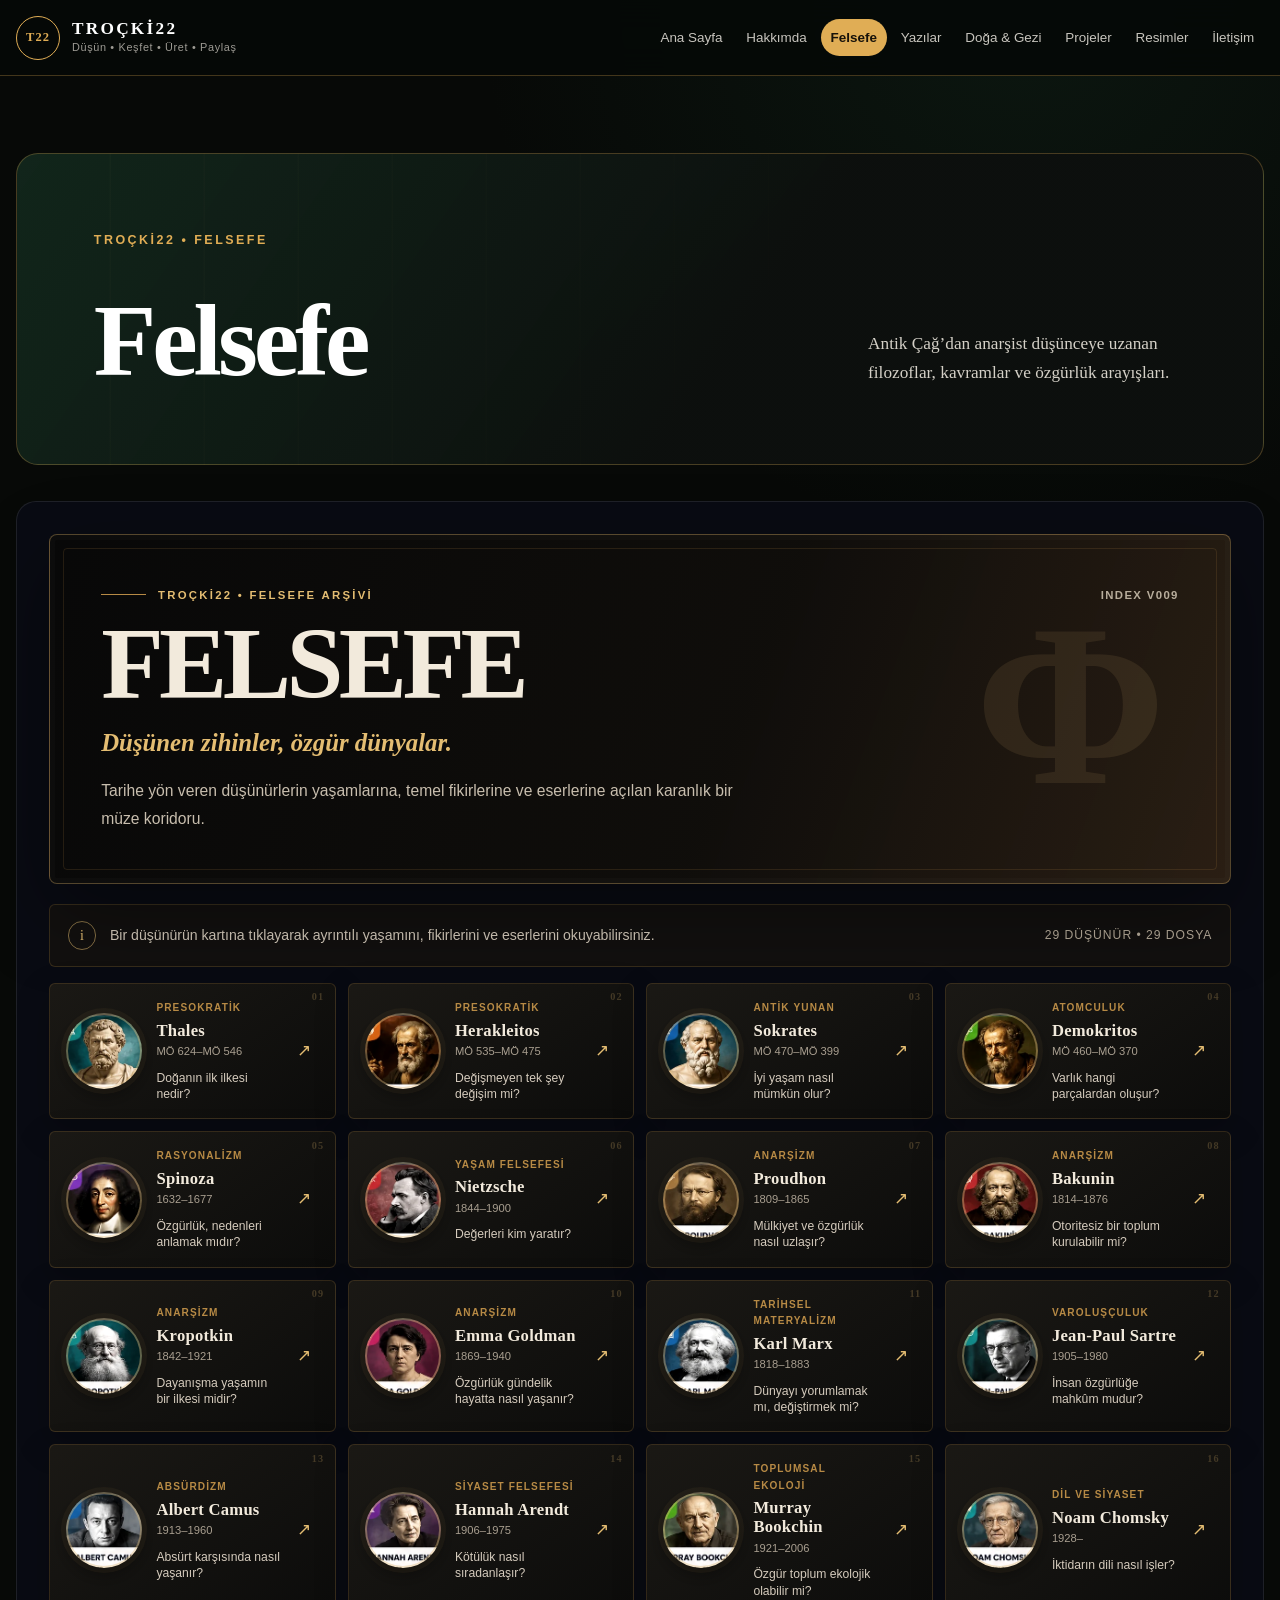
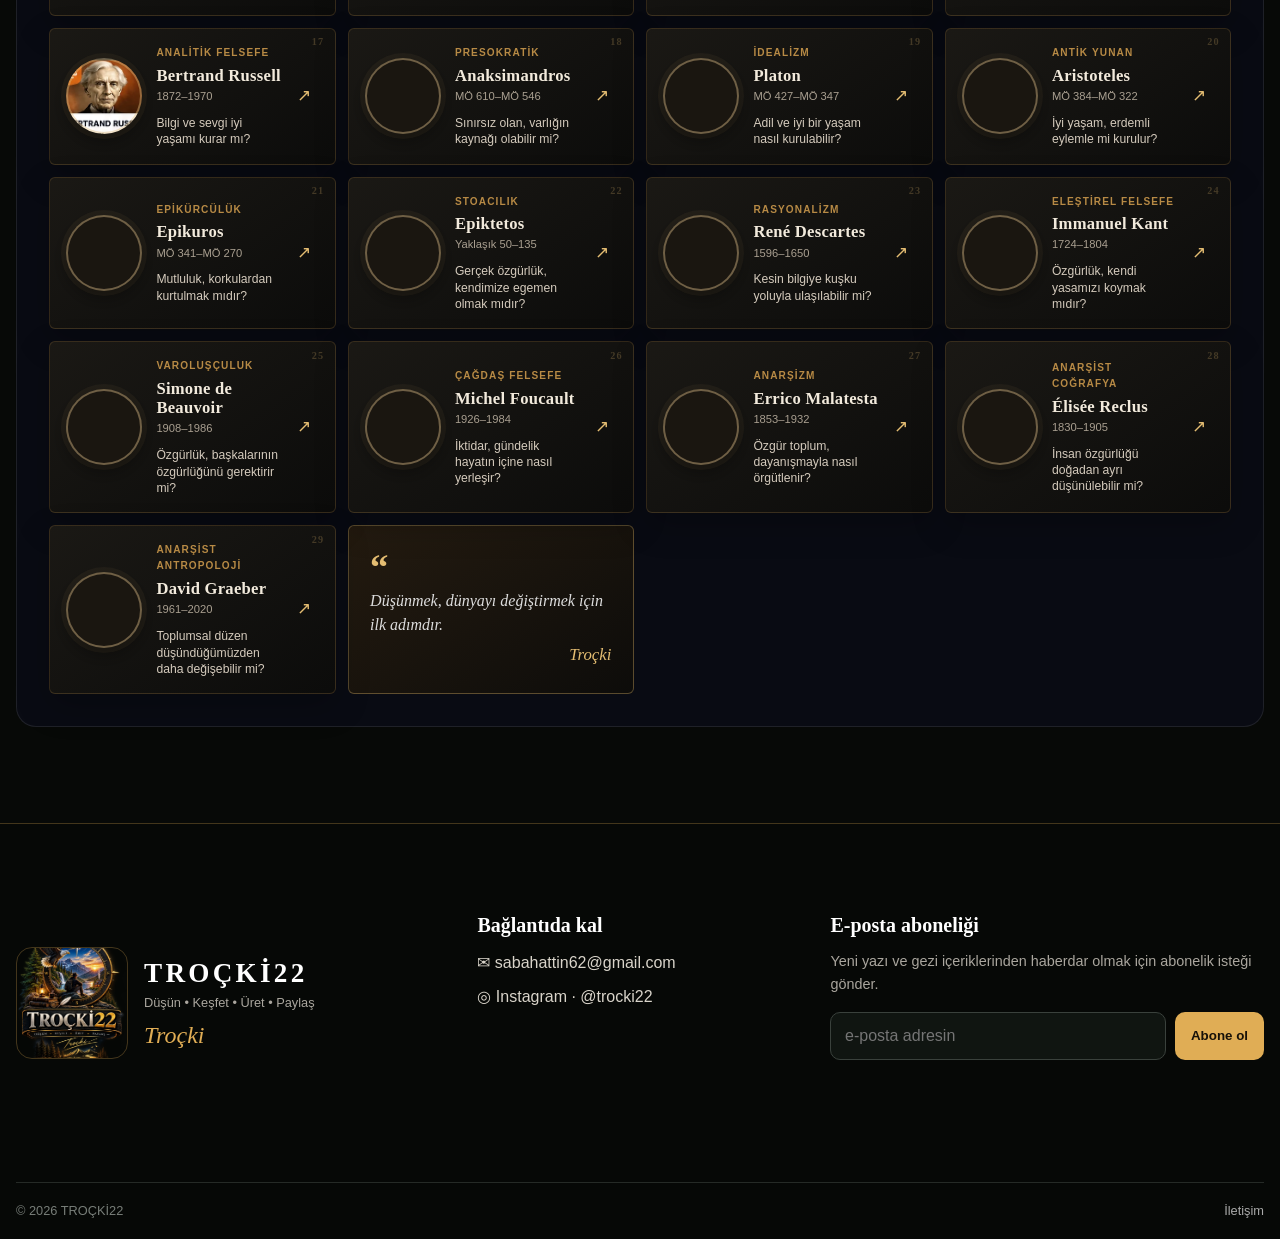
<file: felsefe.html>
<!doctype html>
<html lang="tr">
<head>
  <meta charset="utf-8">
  <meta name="viewport" content="width=device-width,initial-scale=1,viewport-fit=cover">
  <meta name="description" content="Antik Çağ’dan anarşist düşünceye uzanan filozoflar, kavramlar ve özgürlük arayışları.">
  <title>Felsefe · TROÇKİ22</title>
  <link rel="stylesheet" href="assets/css/legacy.css">
  <link rel="stylesheet" href="assets/css/site.css">
  <script defer src="assets/js/site.js"></script>
</head>
<body data-page="felsefe">
  <a class="skip-link" href="#icerik">İçeriğe geç</a>
<header class="site-header">
  <a class="site-logo" href="index.html" aria-label="TROÇKİ22 ana sayfa">
    <span class="site-logo-mark">T22</span>
    <span><strong>TROÇKİ22</strong><small>Düşün • Keşfet • Üret • Paylaş</small></span>
  </a>
  <button class="nav-toggle" type="button" aria-expanded="false" aria-controls="siteNav">
    <span></span><span></span><span></span><b>Menü</b>
  </button>
  <nav class="site-nav" id="siteNav" aria-label="Ana menü">
    <a href="index.html">Ana Sayfa</a>
<a href="hakkimda.html">Hakkımda</a>
<a href="felsefe.html" aria-current="page" class="active">Felsefe</a>
<a href="yazilar.html">Yazılar</a>
<a href="doga-gezi.html">Doğa &amp; Gezi</a>
<a href="projeler.html">Projeler</a>
<a href="resimler.html">Resimler</a>
<a href="iletisim.html">İletişim</a>
  </nav>
</header>
  <main class="site-main" id="icerik">
    <header class="page-intro">
      <p class="eyebrow">TROÇKİ22 • FELSEFE</p>
      <h1>Felsefe</h1>
      <p>Antik Çağ’dan anarşist düşünceye uzanan filozoflar, kavramlar ve özgürlük arayışları.</p>
    </header>
    <div class="legacy-content page-felsefe">
      <section class="section" id="sec-felsefe">
  <!-- TROCKI22_FELSEFE_V009_BEGIN -->
  <style>
    #sec-felsefe{
      --museum-ink:#070808;
      --museum-panel:#10100f;
      --museum-panel-soft:#181612;
      --museum-bronze:#b78a45;
      --museum-gold:#e4bd72;
      --museum-ivory:#f2eadc;
      --museum-muted:#b8ad9c;
      background:
        radial-gradient(circle at 88% 2%,rgba(183,138,69,.13),transparent 31rem),
        radial-gradient(circle at 8% 42%,rgba(106,69,31,.12),transparent 26rem),
        #070808;
      color:var(--museum-ivory);
      padding:0 0 4.5rem;
      min-height:100vh;
    }
    #sec-felsefe .museum-shell{max-width:1380px;margin:0 auto;padding:clamp(1.1rem,2.5vw,2.2rem)}
    #sec-felsefe .museum-hero{
      position:relative;overflow:hidden;
      border:1px solid rgba(228,189,114,.34);
      border-radius:8px;
      padding:clamp(1.5rem,4vw,3.6rem);
      background:
        linear-gradient(110deg,rgba(8,8,8,.98) 0%,rgba(16,14,11,.96) 58%,rgba(53,37,20,.76) 100%);
      box-shadow:0 28px 80px rgba(0,0,0,.38),inset 0 0 0 5px rgba(255,255,255,.015);
    }
    #sec-felsefe .museum-hero::before{
      content:"";position:absolute;inset:13px;pointer-events:none;
      border:1px solid rgba(183,138,69,.16);border-radius:4px
    }
    #sec-felsefe .museum-hero::after{
      content:"Φ";position:absolute;right:clamp(1.5rem,5vw,4.5rem);top:50%;transform:translateY(-51%);
      color:rgba(228,189,114,.10);font:700 clamp(7rem,18vw,15rem)/1 Georgia,serif
    }
    #sec-felsefe .museum-kicker{display:flex;align-items:center;gap:.75rem;color:var(--museum-gold);font-size:.71rem;font-weight:800;letter-spacing:.2em;text-transform:uppercase}
    #sec-felsefe .museum-kicker::before{content:"";width:2.8rem;height:1px;background:var(--museum-bronze)}
    #sec-felsefe .museum-version{margin-left:auto;color:var(--museum-muted);letter-spacing:.12em}
    #sec-felsefe .museum-hero h1{position:relative;margin:.7rem 0 .15rem;max-width:900px;color:var(--museum-ivory);font:700 clamp(3rem,8vw,6.8rem)/.95 Georgia,"Times New Roman",serif;letter-spacing:-.045em}
    #sec-felsefe .museum-subtitle{position:relative;margin:.8rem 0 0;color:var(--museum-gold);font:italic 600 clamp(1.08rem,2.3vw,1.55rem)/1.45 Georgia,serif}
    #sec-felsefe .museum-intro{position:relative;max-width:650px;margin:1rem 0 0;color:#c8beae;font-size:.98rem;line-height:1.75}
    #sec-felsefe .museum-guide{display:flex;align-items:center;gap:.85rem;margin:1.25rem 0 1rem;padding:1rem 1.1rem;border:1px solid rgba(183,138,69,.23);border-radius:6px;background:rgba(20,18,15,.88);color:#d6ccbd;font-size:.88rem}
    #sec-felsefe .museum-guide-icon{display:grid;place-items:center;flex:0 0 1.8rem;width:1.8rem;height:1.8rem;border:1px solid rgba(228,189,114,.55);border-radius:50%;color:var(--museum-gold);font-family:Georgia,serif}
    #sec-felsefe .museum-count{margin-left:auto;color:var(--museum-muted);white-space:nowrap;font-size:.76rem;letter-spacing:.08em;text-transform:uppercase}
    #sec-felsefe .museum-grid{display:grid;grid-template-columns:repeat(auto-fit,minmax(250px,1fr));gap:.75rem}
    #sec-felsefe .museum-card{
      position:relative;display:grid;grid-template-columns:76px minmax(0,1fr) 1.35rem;align-items:center;gap:.9rem;
      min-height:126px;padding:1rem;text-decoration:none;color:var(--museum-ivory);
      border:1px solid rgba(183,138,69,.22);border-radius:6px;
      background:linear-gradient(145deg,rgba(27,25,21,.98),rgba(12,12,11,.98));
      box-shadow:0 12px 34px rgba(0,0,0,.22);transition:transform .22s ease,border-color .22s ease,background .22s ease,box-shadow .22s ease
    }
    #sec-felsefe .museum-card:hover,#sec-felsefe .museum-card:focus-visible{transform:translateY(-3px);border-color:rgba(228,189,114,.68);background:linear-gradient(145deg,#28231b,#11100e);box-shadow:0 17px 42px rgba(0,0,0,.34);outline:none}
    #sec-felsefe .museum-number{position:absolute;right:.65rem;top:.52rem;color:rgba(228,189,114,.24);font:700 .64rem/1 Georgia,serif;letter-spacing:.1em}
    #sec-felsefe .museum-portrait{
      display:block;width:76px;height:76px;align-self:center;border-radius:50%;
      background-image:url("assets/images/img-93e6f6aeabf8e36987c3.webp");background-repeat:no-repeat;background-size:650px 520px;
      border:2px solid rgba(228,189,114,.42);box-shadow:0 0 0 5px rgba(183,138,69,.07),0 7px 18px rgba(0,0,0,.35);
      filter:saturate(.82) contrast(1.04)
    }
    #sec-felsefe .museum-portrait.museum-portrait-new{background-size:cover;background-position:center 18%!important;background-color:#211b14;filter:saturate(.72) sepia(.08) contrast(1.06)}
    #sec-felsefe .museum-card-copy{display:flex;min-width:0;flex-direction:column;align-items:flex-start}
    #sec-felsefe .museum-school{margin-bottom:.28rem;color:var(--museum-bronze);font-size:.63rem;font-weight:800;letter-spacing:.11em;text-transform:uppercase}
    #sec-felsefe .museum-card strong{font:700 1.04rem/1.15 Georgia,"Times New Roman",serif;letter-spacing:.015em}
    #sec-felsefe .museum-years{margin-top:.2rem;color:#a99f90;font-size:.7rem}
    #sec-felsefe .museum-question{margin-top:.55rem;color:#d5cbbd;font-size:.76rem;line-height:1.35}
    #sec-felsefe .museum-arrow{color:var(--museum-gold);font-size:1.05rem;transition:transform .22s ease}
    #sec-felsefe .museum-card:hover .museum-arrow,#sec-felsefe .museum-card:focus-visible .museum-arrow{transform:translate(2px,-2px)}
    #sec-felsefe .museum-quote{display:flex;min-height:126px;flex-direction:column;justify-content:center;padding:1.15rem 1.35rem;border:1px solid rgba(228,189,114,.32);border-radius:6px;background:linear-gradient(145deg,#241b10,#0d0c0a);color:#e8ddca}
    #sec-felsefe .museum-quote-mark{color:var(--museum-gold);font:700 2.3rem/.7 Georgia,serif}
    #sec-felsefe .museum-quote p{margin:.55rem 0 .45rem;font:italic 1rem/1.55 Georgia,serif}
    #sec-felsefe .museum-quote cite{align-self:flex-end;color:var(--museum-gold);font:italic 1.05rem/1.2 "Segoe Script","Bradley Hand",cursive}

    #sec-felsefe .phil-css-panel{position:fixed;inset:0;z-index:9999;display:none;align-items:center;justify-content:center;padding:clamp(.75rem,3vw,2rem);background:rgba(3,3,3,.94);backdrop-filter:blur(9px)}
    #sec-felsefe .phil-css-panel:target{display:flex}
    #sec-felsefe .phil-css-dialog{position:relative;width:min(860px,100%);max-height:min(88vh,920px);overflow:auto;border:1px solid rgba(228,189,114,.48);border-radius:8px;background:#0e0e0d;color:#ded5c7;box-shadow:0 30px 90px rgba(0,0,0,.72)}
    #sec-felsefe .phil-css-close{position:sticky;float:right;top:.75rem;right:.75rem;z-index:2;display:grid;place-items:center;width:2.55rem;height:2.55rem;margin:.75rem .75rem -3.3rem 0;border:1px solid rgba(228,189,114,.43);border-radius:50%;background:#171511;color:var(--museum-gold);font-size:1.55rem;line-height:1;text-decoration:none}
    #sec-felsefe .phil-css-close:hover,#sec-felsefe .phil-css-close:focus-visible{background:var(--museum-gold);color:#15110b;outline:none}
    #sec-felsefe .phil-css-head{padding:clamp(1.6rem,4vw,3rem);padding-right:5rem;border-bottom:1px solid rgba(183,138,69,.24);background:radial-gradient(circle at 90% 0,rgba(183,138,69,.17),transparent 44%),#15130f}
    #sec-felsefe .phil-css-meta{color:var(--museum-gold);font-size:.72rem;font-weight:800;letter-spacing:.13em;text-transform:uppercase}
    #sec-felsefe .phil-css-head h2{margin:.35rem 0 0;color:var(--museum-ivory);font:700 clamp(2rem,6vw,3.7rem)/1 Georgia,serif;letter-spacing:-.025em}
    #sec-felsefe .phil-css-body{padding:clamp(1.35rem,4vw,3rem);font-size:1rem;line-height:1.82}
    #sec-felsefe .phil-css-body h3{margin:1.65rem 0 .5rem;color:var(--museum-gold);font:700 1.08rem/1.35 Georgia,serif}
    #sec-felsefe .phil-css-body h3:first-child{margin-top:0}
    #sec-felsefe .phil-css-body p{margin:.25rem 0 1rem;color:#d7cec1}
    #sec-felsefe .phil-css-body blockquote{margin:1.8rem 0;padding:1.05rem 1.3rem;border-left:3px solid var(--museum-bronze);background:rgba(183,138,69,.08);color:#eee2cf;font:italic 1.05rem/1.65 Georgia,serif}
    #sec-felsefe .museum-portrait-credit{margin:1.25rem 0!important;padding-top:.8rem;border-top:1px solid rgba(183,138,69,.18);color:#9f9586!important;font-size:.73rem;line-height:1.5}
    #sec-felsefe .museum-portrait-credit a{color:#c8a766;text-decoration:none}
    #sec-felsefe .museum-portrait-credit a:hover{text-decoration:underline}
    #sec-felsefe .phil-css-back{display:inline-flex;margin-top:.5rem;padding:.72rem 1rem;border:1px solid rgba(228,189,114,.45);border-radius:4px;color:var(--museum-gold);font-size:.84rem;font-weight:800;letter-spacing:.04em;text-decoration:none}
    #sec-felsefe .phil-css-back:hover,#sec-felsefe .phil-css-back:focus-visible{background:var(--museum-gold);color:#17110a;outline:none}
    @media (max-width:720px){
      #sec-felsefe{padding-bottom:2.5rem}
      #sec-felsefe .museum-shell{padding:.75rem}
      #sec-felsefe .museum-hero{padding:1.45rem 1.2rem}
      #sec-felsefe .museum-hero::after{opacity:.55;right:.5rem}
      #sec-felsefe .museum-version{display:none}
      #sec-felsefe .museum-guide{align-items:flex-start}
      #sec-felsefe .museum-count{display:none}
      #sec-felsefe .museum-grid{grid-template-columns:1fr}
      #sec-felsefe .museum-card{grid-template-columns:76px minmax(0,1fr) 1.2rem;min-height:116px;padding:.85rem}
      #sec-felsefe .phil-css-panel{align-items:flex-start;padding:.45rem}
      #sec-felsefe .phil-css-dialog{max-height:calc(100vh - .9rem)}
    }
    @media (prefers-reduced-motion:reduce){#sec-felsefe .museum-card,#sec-felsefe .museum-arrow{transition:none}}
  </style>
  <div class="museum-shell">
    <header class="museum-hero">
      <div class="museum-kicker"><span>TROÇKİ22 • FELSEFE ARŞİVİ</span><span class="museum-version">INDEX V009</span></div>
      <h1>FELSEFE</h1>
      <p class="museum-subtitle">Düşünen zihinler, özgür dünyalar.</p>
      <p class="museum-intro">Tarihe yön veren düşünürlerin yaşamlarına, temel fikirlerine ve eserlerine açılan karanlık bir müze koridoru.</p>
    </header>
    <div class="museum-guide"><span class="museum-guide-icon" aria-hidden="true">i</span><span>Bir düşünürün kartına tıklayarak ayrıntılı yaşamını, fikirlerini ve eserlerini okuyabilirsiniz.</span><span class="museum-count">29 düşünür • 29 dosya</span></div>
    <div class="museum-grid">
          <a class="museum-card" href="#philcss-0" aria-label="Thales ayrıntılı yaşamı ve düşünceleri">
            <span class="museum-number" aria-hidden="true">01</span>
            <span class="museum-portrait" role="img" aria-label="Thales portresi" style="background-position:-27.8px -153px"></span>
            <span class="museum-card-copy">
              <span class="museum-school">Presokratik</span>
              <strong>Thales</strong>
              <span class="museum-years">MÖ 624–MÖ 546</span>
              <span class="museum-question">Doğanın ilk ilkesi nedir?</span>
            </span>
            <span class="museum-arrow" aria-hidden="true">↗</span>
          </a>
          <a class="museum-card" href="#philcss-1" aria-label="Herakleitos ayrıntılı yaşamı ve düşünceleri">
            <span class="museum-number" aria-hidden="true">02</span>
            <span class="museum-portrait" role="img" aria-label="Herakleitos portresi" style="background-position:-129.8px -153px"></span>
            <span class="museum-card-copy">
              <span class="museum-school">Presokratik</span>
              <strong>Herakleitos</strong>
              <span class="museum-years">MÖ 535–MÖ 475</span>
              <span class="museum-question">Değişmeyen tek şey değişim mi?</span>
            </span>
            <span class="museum-arrow" aria-hidden="true">↗</span>
          </a>
          <a class="museum-card" href="#philcss-2" aria-label="Sokrates ayrıntılı yaşamı ve düşünceleri">
            <span class="museum-number" aria-hidden="true">03</span>
            <span class="museum-portrait" role="img" aria-label="Sokrates portresi" style="background-position:-231.8px -153px"></span>
            <span class="museum-card-copy">
              <span class="museum-school">Antik Yunan</span>
              <strong>Sokrates</strong>
              <span class="museum-years">MÖ 470–MÖ 399</span>
              <span class="museum-question">İyi yaşam nasıl mümkün olur?</span>
            </span>
            <span class="museum-arrow" aria-hidden="true">↗</span>
          </a>
          <a class="museum-card" href="#philcss-3" aria-label="Demokritos ayrıntılı yaşamı ve düşünceleri">
            <span class="museum-number" aria-hidden="true">04</span>
            <span class="museum-portrait" role="img" aria-label="Demokritos portresi" style="background-position:-329.2px -153px"></span>
            <span class="museum-card-copy">
              <span class="museum-school">Atomculuk</span>
              <strong>Demokritos</strong>
              <span class="museum-years">MÖ 460–MÖ 370</span>
              <span class="museum-question">Varlık hangi parçalardan oluşur?</span>
            </span>
            <span class="museum-arrow" aria-hidden="true">↗</span>
          </a>
          <a class="museum-card" href="#philcss-4" aria-label="Spinoza ayrıntılı yaşamı ve düşünceleri">
            <span class="museum-number" aria-hidden="true">05</span>
            <span class="museum-portrait" role="img" aria-label="Spinoza portresi" style="background-position:-428.8px -153px"></span>
            <span class="museum-card-copy">
              <span class="museum-school">Rasyonalizm</span>
              <strong>Spinoza</strong>
              <span class="museum-years">1632–1677</span>
              <span class="museum-question">Özgürlük, nedenleri anlamak mıdır?</span>
            </span>
            <span class="museum-arrow" aria-hidden="true">↗</span>
          </a>
          <a class="museum-card" href="#philcss-5" aria-label="Nietzsche ayrıntılı yaşamı ve düşünceleri">
            <span class="museum-number" aria-hidden="true">06</span>
            <span class="museum-portrait" role="img" aria-label="Nietzsche portresi" style="background-position:-533.2px -153px"></span>
            <span class="museum-card-copy">
              <span class="museum-school">Yaşam Felsefesi</span>
              <strong>Nietzsche</strong>
              <span class="museum-years">1844–1900</span>
              <span class="museum-question">Değerleri kim yaratır?</span>
            </span>
            <span class="museum-arrow" aria-hidden="true">↗</span>
          </a>
          <a class="museum-card" href="#philcss-6" aria-label="Proudhon ayrıntılı yaşamı ve düşünceleri">
            <span class="museum-number" aria-hidden="true">07</span>
            <span class="museum-portrait" role="img" aria-label="Proudhon portresi" style="background-position:-27.8px -279.6px"></span>
            <span class="museum-card-copy">
              <span class="museum-school">Anarşizm</span>
              <strong>Proudhon</strong>
              <span class="museum-years">1809–1865</span>
              <span class="museum-question">Mülkiyet ve özgürlük nasıl uzlaşır?</span>
            </span>
            <span class="museum-arrow" aria-hidden="true">↗</span>
          </a>
          <a class="museum-card" href="#philcss-7" aria-label="Bakunin ayrıntılı yaşamı ve düşünceleri">
            <span class="museum-number" aria-hidden="true">08</span>
            <span class="museum-portrait" role="img" aria-label="Bakunin portresi" style="background-position:-129.8px -279.6px"></span>
            <span class="museum-card-copy">
              <span class="museum-school">Anarşizm</span>
              <strong>Bakunin</strong>
              <span class="museum-years">1814–1876</span>
              <span class="museum-question">Otoritesiz bir toplum kurulabilir mi?</span>
            </span>
            <span class="museum-arrow" aria-hidden="true">↗</span>
          </a>
          <a class="museum-card" href="#philcss-8" aria-label="Kropotkin ayrıntılı yaşamı ve düşünceleri">
            <span class="museum-number" aria-hidden="true">09</span>
            <span class="museum-portrait" role="img" aria-label="Kropotkin portresi" style="background-position:-231.8px -279.6px"></span>
            <span class="museum-card-copy">
              <span class="museum-school">Anarşizm</span>
              <strong>Kropotkin</strong>
              <span class="museum-years">1842–1921</span>
              <span class="museum-question">Dayanışma yaşamın bir ilkesi midir?</span>
            </span>
            <span class="museum-arrow" aria-hidden="true">↗</span>
          </a>
          <a class="museum-card" href="#philcss-9" aria-label="Emma Goldman ayrıntılı yaşamı ve düşünceleri">
            <span class="museum-number" aria-hidden="true">10</span>
            <span class="museum-portrait" role="img" aria-label="Emma Goldman portresi" style="background-position:-329.2px -279.6px"></span>
            <span class="museum-card-copy">
              <span class="museum-school">Anarşizm</span>
              <strong>Emma Goldman</strong>
              <span class="museum-years">1869–1940</span>
              <span class="museum-question">Özgürlük gündelik hayatta nasıl yaşanır?</span>
            </span>
            <span class="museum-arrow" aria-hidden="true">↗</span>
          </a>
          <a class="museum-card" href="#philcss-10" aria-label="Karl Marx ayrıntılı yaşamı ve düşünceleri">
            <span class="museum-number" aria-hidden="true">11</span>
            <span class="museum-portrait" role="img" aria-label="Karl Marx portresi" style="background-position:-428.8px -279.6px"></span>
            <span class="museum-card-copy">
              <span class="museum-school">Tarihsel Materyalizm</span>
              <strong>Karl Marx</strong>
              <span class="museum-years">1818–1883</span>
              <span class="museum-question">Dünyayı yorumlamak mı, değiştirmek mi?</span>
            </span>
            <span class="museum-arrow" aria-hidden="true">↗</span>
          </a>
          <a class="museum-card" href="#philcss-11" aria-label="Jean-Paul Sartre ayrıntılı yaşamı ve düşünceleri">
            <span class="museum-number" aria-hidden="true">12</span>
            <span class="museum-portrait" role="img" aria-label="Jean-Paul Sartre portresi" style="background-position:-533.2px -279.6px"></span>
            <span class="museum-card-copy">
              <span class="museum-school">Varoluşçuluk</span>
              <strong>Jean-Paul Sartre</strong>
              <span class="museum-years">1905–1980</span>
              <span class="museum-question">İnsan özgürlüğe mahkûm mudur?</span>
            </span>
            <span class="museum-arrow" aria-hidden="true">↗</span>
          </a>
          <a class="museum-card" href="#philcss-12" aria-label="Albert Camus ayrıntılı yaşamı ve düşünceleri">
            <span class="museum-number" aria-hidden="true">13</span>
            <span class="museum-portrait" role="img" aria-label="Albert Camus portresi" style="background-position:-27.8px -394.6px"></span>
            <span class="museum-card-copy">
              <span class="museum-school">Absürdizm</span>
              <strong>Albert Camus</strong>
              <span class="museum-years">1913–1960</span>
              <span class="museum-question">Absürt karşısında nasıl yaşanır?</span>
            </span>
            <span class="museum-arrow" aria-hidden="true">↗</span>
          </a>
          <a class="museum-card" href="#philcss-13" aria-label="Hannah Arendt ayrıntılı yaşamı ve düşünceleri">
            <span class="museum-number" aria-hidden="true">14</span>
            <span class="museum-portrait" role="img" aria-label="Hannah Arendt portresi" style="background-position:-129.8px -394.6px"></span>
            <span class="museum-card-copy">
              <span class="museum-school">Siyaset Felsefesi</span>
              <strong>Hannah Arendt</strong>
              <span class="museum-years">1906–1975</span>
              <span class="museum-question">Kötülük nasıl sıradanlaşır?</span>
            </span>
            <span class="museum-arrow" aria-hidden="true">↗</span>
          </a>
          <a class="museum-card" href="#philcss-14" aria-label="Murray Bookchin ayrıntılı yaşamı ve düşünceleri">
            <span class="museum-number" aria-hidden="true">15</span>
            <span class="museum-portrait" role="img" aria-label="Murray Bookchin portresi" style="background-position:-231.8px -394.6px"></span>
            <span class="museum-card-copy">
              <span class="museum-school">Toplumsal Ekoloji</span>
              <strong>Murray Bookchin</strong>
              <span class="museum-years">1921–2006</span>
              <span class="museum-question">Özgür toplum ekolojik olabilir mi?</span>
            </span>
            <span class="museum-arrow" aria-hidden="true">↗</span>
          </a>
          <a class="museum-card" href="#philcss-15" aria-label="Noam Chomsky ayrıntılı yaşamı ve düşünceleri">
            <span class="museum-number" aria-hidden="true">16</span>
            <span class="museum-portrait" role="img" aria-label="Noam Chomsky portresi" style="background-position:-329.2px -394.6px"></span>
            <span class="museum-card-copy">
              <span class="museum-school">Dil ve Siyaset</span>
              <strong>Noam Chomsky</strong>
              <span class="museum-years">1928–</span>
              <span class="museum-question">İktidarın dili nasıl işler?</span>
            </span>
            <span class="museum-arrow" aria-hidden="true">↗</span>
          </a>
          <a class="museum-card" href="#philcss-16" aria-label="Bertrand Russell ayrıntılı yaşamı ve düşünceleri">
            <span class="museum-number" aria-hidden="true">17</span>
            <span class="museum-portrait" role="img" aria-label="Bertrand Russell portresi" style="background-position:-428.8px -394.6px"></span>
            <span class="museum-card-copy">
              <span class="museum-school">Analitik Felsefe</span>
              <strong>Bertrand Russell</strong>
              <span class="museum-years">1872–1970</span>
              <span class="museum-question">Bilgi ve sevgi iyi yaşamı kurar mı?</span>
            </span>
            <span class="museum-arrow" aria-hidden="true">↗</span>
          </a>

          <a class="museum-card" href="#philcss-17" aria-label="Anaksimandros ayrıntılı yaşamı ve düşünceleri">
            <span class="museum-number" aria-hidden="true">18</span>
            <span class="museum-portrait museum-portrait-new" role="img" aria-label="Anaksimandros portresi" style="background-image:url('https://commons.wikimedia.org/wiki/Special:Redirect/file/Anaximander%20Mosaic%20(cropped%2C%20with%20sundial).jpg?width=320')"></span>
            <span class="museum-card-copy">
              <span class="museum-school">Presokratik</span>
              <strong>Anaksimandros</strong>
              <span class="museum-years">MÖ 610–MÖ 546</span>
              <span class="museum-question">Sınırsız olan, varlığın kaynağı olabilir mi?</span>
            </span>
            <span class="museum-arrow" aria-hidden="true">↗</span>
          </a>
          <a class="museum-card" href="#philcss-18" aria-label="Platon ayrıntılı yaşamı ve düşünceleri">
            <span class="museum-number" aria-hidden="true">19</span>
            <span class="museum-portrait museum-portrait-new" role="img" aria-label="Platon portresi" style="background-image:url('https://commons.wikimedia.org/wiki/Special:Redirect/file/Plato%20Silanion%20Musei%20Capitolini%20MC1377%20(cropped).jpg?width=320')"></span>
            <span class="museum-card-copy">
              <span class="museum-school">İdealizm</span>
              <strong>Platon</strong>
              <span class="museum-years">MÖ 427–MÖ 347</span>
              <span class="museum-question">Adil ve iyi bir yaşam nasıl kurulabilir?</span>
            </span>
            <span class="museum-arrow" aria-hidden="true">↗</span>
          </a>
          <a class="museum-card" href="#philcss-19" aria-label="Aristoteles ayrıntılı yaşamı ve düşünceleri">
            <span class="museum-number" aria-hidden="true">20</span>
            <span class="museum-portrait museum-portrait-new" role="img" aria-label="Aristoteles portresi" style="background-image:url('https://commons.wikimedia.org/wiki/Special:Redirect/file/Aristotle%20Altemps%20Inv8575.jpg?width=320')"></span>
            <span class="museum-card-copy">
              <span class="museum-school">Antik Yunan</span>
              <strong>Aristoteles</strong>
              <span class="museum-years">MÖ 384–MÖ 322</span>
              <span class="museum-question">İyi yaşam, erdemli eylemle mi kurulur?</span>
            </span>
            <span class="museum-arrow" aria-hidden="true">↗</span>
          </a>
          <a class="museum-card" href="#philcss-20" aria-label="Epikuros ayrıntılı yaşamı ve düşünceleri">
            <span class="museum-number" aria-hidden="true">21</span>
            <span class="museum-portrait museum-portrait-new" role="img" aria-label="Epikuros portresi" style="background-image:url('https://commons.wikimedia.org/wiki/Special:Redirect/file/Epicurus%20bust.jpg?width=320')"></span>
            <span class="museum-card-copy">
              <span class="museum-school">Epikürcülük</span>
              <strong>Epikuros</strong>
              <span class="museum-years">MÖ 341–MÖ 270</span>
              <span class="museum-question">Mutluluk, korkulardan kurtulmak mıdır?</span>
            </span>
            <span class="museum-arrow" aria-hidden="true">↗</span>
          </a>
          <a class="museum-card" href="#philcss-21" aria-label="Epiktetos ayrıntılı yaşamı ve düşünceleri">
            <span class="museum-number" aria-hidden="true">22</span>
            <span class="museum-portrait museum-portrait-new" role="img" aria-label="Epiktetos portresi" style="background-image:url('https://commons.wikimedia.org/wiki/Special:Redirect/file/Epictetus%20-%20Henri%20Bonnart%20engraving%20c.%201700.png?width=320')"></span>
            <span class="museum-card-copy">
              <span class="museum-school">Stoacılık</span>
              <strong>Epiktetos</strong>
              <span class="museum-years">Yaklaşık 50–135</span>
              <span class="museum-question">Gerçek özgürlük, kendimize egemen olmak mıdır?</span>
            </span>
            <span class="museum-arrow" aria-hidden="true">↗</span>
          </a>
          <a class="museum-card" href="#philcss-22" aria-label="René Descartes ayrıntılı yaşamı ve düşünceleri">
            <span class="museum-number" aria-hidden="true">23</span>
            <span class="museum-portrait museum-portrait-new" role="img" aria-label="René Descartes portresi" style="background-image:url('https://commons.wikimedia.org/wiki/Special:Redirect/file/Frans%20Hals%20-%20Portret%20van%20Ren%C3%A9%20Descartes%20(cropped).jpg?width=320')"></span>
            <span class="museum-card-copy">
              <span class="museum-school">Rasyonalizm</span>
              <strong>René Descartes</strong>
              <span class="museum-years">1596–1650</span>
              <span class="museum-question">Kesin bilgiye kuşku yoluyla ulaşılabilir mi?</span>
            </span>
            <span class="museum-arrow" aria-hidden="true">↗</span>
          </a>
          <a class="museum-card" href="#philcss-23" aria-label="Immanuel Kant ayrıntılı yaşamı ve düşünceleri">
            <span class="museum-number" aria-hidden="true">24</span>
            <span class="museum-portrait museum-portrait-new" role="img" aria-label="Immanuel Kant portresi" style="background-image:url('https://commons.wikimedia.org/wiki/Special:Redirect/file/Immanuel%20Kant%20portrait%20c1790%20(3x4%20close%20cropped).jpg?width=320')"></span>
            <span class="museum-card-copy">
              <span class="museum-school">Eleştirel Felsefe</span>
              <strong>Immanuel Kant</strong>
              <span class="museum-years">1724–1804</span>
              <span class="museum-question">Özgürlük, kendi yasamızı koymak mıdır?</span>
            </span>
            <span class="museum-arrow" aria-hidden="true">↗</span>
          </a>
          <a class="museum-card" href="#philcss-24" aria-label="Simone de Beauvoir ayrıntılı yaşamı ve düşünceleri">
            <span class="museum-number" aria-hidden="true">25</span>
            <span class="museum-portrait museum-portrait-new" role="img" aria-label="Simone de Beauvoir portresi" style="background-image:url('https://commons.wikimedia.org/wiki/Special:Redirect/file/Simone%20de%20Beauvoir%201967%20(cropped).jpg?width=320')"></span>
            <span class="museum-card-copy">
              <span class="museum-school">Varoluşçuluk</span>
              <strong>Simone de Beauvoir</strong>
              <span class="museum-years">1908–1986</span>
              <span class="museum-question">Özgürlük, başkalarının özgürlüğünü gerektirir mi?</span>
            </span>
            <span class="museum-arrow" aria-hidden="true">↗</span>
          </a>
          <a class="museum-card" href="#philcss-25" aria-label="Michel Foucault ayrıntılı yaşamı ve düşünceleri">
            <span class="museum-number" aria-hidden="true">26</span>
            <span class="museum-portrait museum-portrait-new" role="img" aria-label="Michel Foucault portresi" style="background-image:url('https://commons.wikimedia.org/wiki/Special:Redirect/file/Michel%20Foucault.jpg?width=320')"></span>
            <span class="museum-card-copy">
              <span class="museum-school">Çağdaş Felsefe</span>
              <strong>Michel Foucault</strong>
              <span class="museum-years">1926–1984</span>
              <span class="museum-question">İktidar, gündelik hayatın içine nasıl yerleşir?</span>
            </span>
            <span class="museum-arrow" aria-hidden="true">↗</span>
          </a>
          <a class="museum-card" href="#philcss-26" aria-label="Errico Malatesta ayrıntılı yaşamı ve düşünceleri">
            <span class="museum-number" aria-hidden="true">27</span>
            <span class="museum-portrait museum-portrait-new" role="img" aria-label="Errico Malatesta portresi" style="background-image:url('https://commons.wikimedia.org/wiki/Special:Redirect/file/Errico%20Malatesta%20via%20Nettlau%20(cropped).jpg?width=320')"></span>
            <span class="museum-card-copy">
              <span class="museum-school">Anarşizm</span>
              <strong>Errico Malatesta</strong>
              <span class="museum-years">1853–1932</span>
              <span class="museum-question">Özgür toplum, dayanışmayla nasıl örgütlenir?</span>
            </span>
            <span class="museum-arrow" aria-hidden="true">↗</span>
          </a>
          <a class="museum-card" href="#philcss-27" aria-label="Élisée Reclus ayrıntılı yaşamı ve düşünceleri">
            <span class="museum-number" aria-hidden="true">28</span>
            <span class="museum-portrait museum-portrait-new" role="img" aria-label="Élisée Reclus portresi" style="background-image:url('https://commons.wikimedia.org/wiki/Special:Redirect/file/%C3%89lis%C3%A9e%20Reclus%2C%20photo%20par%20Nadar%2C%201889%2C%20original.jpg?width=320')"></span>
            <span class="museum-card-copy">
              <span class="museum-school">Anarşist Coğrafya</span>
              <strong>Élisée Reclus</strong>
              <span class="museum-years">1830–1905</span>
              <span class="museum-question">İnsan özgürlüğü doğadan ayrı düşünülebilir mi?</span>
            </span>
            <span class="museum-arrow" aria-hidden="true">↗</span>
          </a>
          <a class="museum-card" href="#philcss-28" aria-label="David Graeber ayrıntılı yaşamı ve düşünceleri">
            <span class="museum-number" aria-hidden="true">29</span>
            <span class="museum-portrait museum-portrait-new" role="img" aria-label="David Graeber portresi" style="background-image:url('https://commons.wikimedia.org/wiki/Special:Redirect/file/David%20Graeber%202015-03-07%20(16741093492)%20(cropped).jpg?width=320')"></span>
            <span class="museum-card-copy">
              <span class="museum-school">Anarşist Antropoloji</span>
              <strong>David Graeber</strong>
              <span class="museum-years">1961–2020</span>
              <span class="museum-question">Toplumsal düzen düşündüğümüzden daha değişebilir mi?</span>
            </span>
            <span class="museum-arrow" aria-hidden="true">↗</span>
          </a>
      <aside class="museum-quote" aria-label="Troçki sözü">
        <span class="museum-quote-mark" aria-hidden="true">“</span>
        <p>Düşünmek, dünyayı değiştirmek için ilk adımdır.</p>
        <cite>Troçki</cite>
      </aside>
    </div>
  </div>
  <div class="phil-css-panel" id="philcss-0"><div class="phil-css-dialog"><a class="phil-css-close" href="#sec-felsefe">×</a><div class="phil-css-head"><div class="phil-css-meta">Presokratik • MÖ 624–546</div><h2>Thales</h2></div><div class="phil-css-body"><h3>Yaşamı ve dönemi</h3><p>Miletli Thales, yaklaşık MÖ 624–546 yılları arasında yaşamış ve İyonya doğa felsefesinin başlangıç figürlerinden biri kabul edilmiştir. Miletos, ticaret yolları ve farklı kültürlerle temasın yoğun olduğu bir kentti. Thales hakkında bildiklerimizin önemli bölümü Aristoteles, Herodotos ve Diogenes Laertios gibi daha sonraki antik kaynaklardan gelir; bu nedenle yaşam öyküsündeki bazı anlatılar tarihsel olgudan çok antik gelenek olarak değerlendirilmelidir.</p><h3>Neden önemli?</h3><p>Thales’i önemli yapan yalnızca “su” cevabı değildir; asıl önemi, evrenin kökenini doğaüstü anlatılar yerine doğanın kendi içindeki bir ilkeyle açıklama yönündeki düşünsel kırılmadır. Böylece ‘varlığın temelinde ne vardır?’ sorusu sistematik biçimde felsefenin gündemine girmiştir.</p><h3>Temel düşünceleri</h3><p>Thales’e göre arkhe, yani varlığın temel ilkesi sudur. Bu görüş bugün bilimsel olarak doğru değildir; fakat çok farklı görünen şeylerin arkasında ortak bir doğal temel bulunabileceği fikri açısından tarihsel öneme sahiptir. Doğayı gözlem, akıl yürütme ve doğal nedenlerle açıklama eğilimi sonraki Presokratik filozofları etkilemiştir.</p><h3>Eserleri</h3><p>Thales’e ait olduğu kesin olarak bilinen hiçbir yazılı eser günümüze ulaşmamıştır. Düşünceleri daha sonraki antik yazarların aktarımlarından bilinmektedir.</p><h3>Felsefe tarihindeki mirası</h3><p>Thales’in mirası, ‘her şey sudur’ önermesinden daha geniştir: evrenin anlaşılabilir olduğu ve doğa olaylarının doğal nedenlerle araştırılabileceği fikridir. Anaksimandros ve Anaksimenes ile devam eden Miletos geleneğinin önünü açmıştır.</p><blockquote>“Kendini bil.”</blockquote><a class="phil-css-back" href="#sec-felsefe">← Filozoflara dön</a></div></div></div><div class="phil-css-panel" id="philcss-1"><div class="phil-css-dialog"><a class="phil-css-close" href="#sec-felsefe">×</a><div class="phil-css-head"><div class="phil-css-meta">Presokratik • MÖ 535–475</div><h2>Herakleitos</h2></div><div class="phil-css-body"><h3>Yaşamı ve dönemi</h3><p>Efesli Herakleitos, yaklaşık MÖ 535–475 yılları arasında yaşamış Presokratik bir filozoftur. Aristokrat bir aileden geldiği aktarılır. Özlü, yoğun ve paradoksal dili nedeniyle antik çağda ‘Karanlık Herakleitos’ diye anılmıştır. Düşüncelerinin çoğu günümüze kısa fragmanlar halinde ulaşmıştır.</p><h3>Neden önemli?</h3><p>Herakleitos, gerçekliği durağan bir varlıklar toplamı olarak değil, sürekli oluş ve dönüşüm içindeki bir süreç olarak kavramasıyla felsefe tarihinde ayrı bir yere sahiptir. Karşıtlıkların çatışmasını düzensizlik değil, evrensel düzenin bir parçası olarak yorumlamıştır.</p><h3>Temel düşünceleri</h3><p>Değişim, oluş, logos ve karşıtların birliği temel kavramlarıdır. Logos evrendeki ortak düzeni ve ölçüyü ifade eder. Ateş, Herakleitos’un düşüncesinde dönüşümün simgesidir. Aynı ırmağa iki kez girilemeyeceği fikri, gerçekliğin sürekli değişim halinde olduğunu anlatır.</p><h3>Eserleri</h3><p>Genellikle ‘Doğa Üzerine’ adıyla anılan bir eserden söz edilir; ancak günümüze yalnızca fragmanlar ulaşmıştır.</p><h3>Felsefe tarihindeki mirası</h3><p>Herakleitos’un değişim ve karşıtlık düşüncesi, Hegel’den Nietzsche’ye kadar birçok düşünür üzerinde etkili olmuştur. Süreç, oluş ve çatışma kavramlarının felsefedeki en eski ve güçlü kaynaklarından biridir.</p><blockquote>“Aynı ırmaklara girenlerin üzerinden başka başka sular akar.”</blockquote><a class="phil-css-back" href="#sec-felsefe">← Filozoflara dön</a></div></div></div><div class="phil-css-panel" id="philcss-2"><div class="phil-css-dialog"><a class="phil-css-close" href="#sec-felsefe">×</a><div class="phil-css-head"><div class="phil-css-meta">Antik Yunan • MÖ 469–399</div><h2>Sokrates</h2></div><div class="phil-css-body"><h3>Yaşamı ve dönemi</h3><p>Sokrates, MÖ 469–399 yılları arasında Atina’da yaşamıştır. Yazılı eser bırakmamış, felsefeyi kamusal alanlarda insanlarla konuşarak ve sorular sorarak yapmıştır. Yaşamı ve düşünceleri özellikle Platon, Ksenophon ve Aristophanes’in eserlerinden bilinir. MÖ 399’da gençleri yoldan çıkarmak ve kentin tanrılarına inanmamakla suçlanarak ölüme mahkûm edilmiştir.</p><h3>Neden önemli?</h3><p>Sokrates felsefenin ağırlık merkezini doğa sorunlarından insanın nasıl yaşaması gerektiği sorusuna kaydırdı. Erdem, adalet, bilgi ve iyi yaşam felsefesinin merkezine yerleşti.</p><h3>Temel düşünceleri</h3><p>Sokratik yöntem, kişinin bildiğini sandığı şeyleri sorular yoluyla sınamasına dayanır. Sokrates bilgeliği, insanın kendi bilgisizliğinin farkına varmasıyla ilişkilendirir. Erdem ile bilgi arasında güçlü bir bağ kurar.</p><h3>Eserleri</h3><p>Kendisine ait yazılı eser yoktur. Platon’un diyalogları ve Ksenophon’un Sokrates üzerine eserleri başlıca kaynaklardır.</p><h3>Felsefe tarihindeki mirası</h3><p>Sokrates, Batı felsefesinde eleştirel sorgulamanın simge isimlerinden biri olmuştur. Platon üzerinden Aristoteles’e ve sonraki etik geleneklere güçlü biçimde etki etmiştir.</p><blockquote>“Sorgulanmamış hayat yaşanmaya değmez.”</blockquote><a class="phil-css-back" href="#sec-felsefe">← Filozoflara dön</a></div></div></div><div class="phil-css-panel" id="philcss-3"><div class="phil-css-dialog"><a class="phil-css-close" href="#sec-felsefe">×</a><div class="phil-css-head"><div class="phil-css-meta">Presokratik • MÖ 460–370</div><h2>Demokritos</h2></div><div class="phil-css-body"><h3>Yaşamı ve dönemi</h3><p>Demokritos, yaklaşık MÖ 460–370 yılları arasında Abdera’da yaşamış Presokratik filozoftur. Leukippos ile birlikte atomculuğun en önemli temsilcilerinden kabul edilir. Geniş ilgi alanları nedeniyle antik kaynaklarda matematikten etiğe kadar pek çok konuda yazdığı aktarılır.</p><h3>Neden önemli?</h3><p>Demokritos’un önemi, doğayı amaçsal ya da mitolojik açıklamalar yerine maddi parçacıklar ve boşluk üzerinden açıklamasıdır. Bu yaklaşım, sonraki materyalist gelenekler için güçlü bir tarihsel kaynak oluşturmuştur.</p><h3>Temel düşünceleri</h3><p>Varlığın daha fazla bölünemeyen atomlardan ve boşluktan oluştuğunu savunur. Nesnelerin farklılığı atomların biçim, düzen ve konum farklılıklarından kaynaklanır. Etik düşüncesinde ölçülülük, dinginlik ve ruhun dengesi öne çıkar.</p><h3>Eserleri</h3><p>Çok sayıda eser yazdığı aktarılır; ancak eserlerin büyük bölümü kaybolmuştur. Düşünceleri fragmanlardan ve sonraki yazarların aktarımlarından bilinmektedir.</p><h3>Felsefe tarihindeki mirası</h3><p>Atomculuk, Epikuros’tan modern doğa bilimlerinin gelişimine kadar uzanan geniş bir etki alanına sahip olmuştur. Demokritos, antik materyalizmin temel figürlerinden biridir.</p><blockquote>“Ruh, kaderin evidir.”</blockquote><a class="phil-css-back" href="#sec-felsefe">← Filozoflara dön</a></div></div></div><div class="phil-css-panel" id="philcss-4"><div class="phil-css-dialog"><a class="phil-css-close" href="#sec-felsefe">×</a><div class="phil-css-head"><div class="phil-css-meta">Modern • 1632–1677</div><h2>Spinoza</h2></div><div class="phil-css-body"><h3>Yaşamı ve dönemi</h3><p>Baruch Spinoza, 1632’de Amsterdam’da Sefarad Yahudi bir ailede doğdu ve 1677’de Lahey’de öldü. Düşünceleri nedeniyle 1656’da cemaatinden dışlandı. Geçimini mercek yontarak sağladı ve yaşamını büyük ölçüde bağımsız bir düşünür olarak sürdürdü.</p><h3>Neden önemli?</h3><p>Spinoza, Tanrı, doğa, insan zihni ve özgürlük sorunlarını tek bir sistem içinde ele almasıyla erken modern felsefenin en radikal isimlerinden biridir. Descartes’ın zihin-beden ikiliğine güçlü bir alternatif geliştirdi.</p><h3>Temel düşünceleri</h3><p>Spinoza’ya göre tek töz vardır: Tanrı ya da Doğa. Zihin ve beden aynı gerçekliğin farklı sıfatlar altında kavranışıdır. Özgürlük nedenselliğin dışında olmak değil, bizi belirleyen nedenleri anlamaktır. Conatus, her varlığın kendi varlığını sürdürme çabasını ifade eder.</p><h3>Eserleri</h3><p>Etika; Teolojik-Politik İnceleme; Politik İnceleme; Descartes Felsefesinin İlkeleri.</p><h3>Felsefe tarihindeki mirası</h3><p>Spinoza, çağdaş zihin felsefesi, etik, siyaset felsefesi ve ekolojik düşünce üzerinde kalıcı etki bırakmıştır. Tanrı-Doğa birliği ve özgürlüğü anlamayla ilişkilendirmesi bugün de güçlü biçimde tartışılmaktadır.</p><blockquote>“Özgür insan hiçbir şeyi ölümden daha az düşünmez.”</blockquote><a class="phil-css-back" href="#sec-felsefe">← Filozoflara dön</a></div></div></div><div class="phil-css-panel" id="philcss-5"><div class="phil-css-dialog"><a class="phil-css-close" href="#sec-felsefe">×</a><div class="phil-css-head"><div class="phil-css-meta">Modern • 1844–1900</div><h2>Nietzsche</h2></div><div class="phil-css-body"><h3>Yaşamı ve dönemi</h3><p>Friedrich Nietzsche, 1844’te Röcken’de doğdu. Klasik filoloji eğitimi aldı ve 24 yaşında Basel Üniversitesi’nde profesör oldu. Sağlık sorunları nedeniyle akademiden ayrıldı ve daha sonra bağımsız yazar olarak yaşadı. 1900’de Weimar’da öldü.</p><h3>Neden önemli?</h3><p>Nietzsche, 19. yüzyıl Avrupa ahlakını, Hristiyanlığı, metafiziği ve modern kültürü kökten sorgulayan düşünürlerden biridir. Felsefeyi sistem kurmaktan çok değerleri yeniden değerlendiren bir eleştiri pratiği olarak kullandı.</p><h3>Temel düşünceleri</h3><p>Tanrı’nın ölümü, nihilizm, güç istenci, üstinsan, ebedi dönüş ve değerlerin yeniden değerlendirilmesi temel kavramlarıdır. Ahlakın kökenini tarihsel ve psikolojik süreçlerle açıklamaya çalıştı.</p><h3>Eserleri</h3><p>Tragedyanın Doğuşu; Şen Bilim; Böyle Buyurdu Zerdüşt; İyinin ve Kötünün Ötesinde; Ahlakın Soykütüğü Üzerine.</p><h3>Felsefe tarihindeki mirası</h3><p>Nietzsche, varoluşçuluk, post-yapısalcılık, psikoloji, edebiyat ve kültür eleştirisi üzerinde büyük etki bırakmıştır. 20. yüzyıl düşüncesinin en çok yorumlanan filozoflarından biridir.</p><blockquote>“Beni öldürmeyen şey beni güçlendirir.”</blockquote><a class="phil-css-back" href="#sec-felsefe">← Filozoflara dön</a></div></div></div><div class="phil-css-panel" id="philcss-6"><div class="phil-css-dialog"><a class="phil-css-close" href="#sec-felsefe">×</a><div class="phil-css-head"><div class="phil-css-meta">Anarşist • 1809–1865</div><h2>Proudhon</h2></div><div class="phil-css-body"><h3>Yaşamı ve dönemi</h3><p>Pierre-Joseph Proudhon, 1809’da Besançon’da işçi kökenli bir ailede doğdu. Matbaacılık yaptı, ekonomi ve siyaset üzerine çalıştı. 1848 devrimleri sırasında milletvekilliği yaptı ve hayatı boyunca mülkiyet, kredi ve federasyon sorunlarıyla ilgilendi.</p><h3>Neden önemli?</h3><p>Proudhon, kendisini açıkça ‘anarşist’ olarak tanımlayan ilk önemli düşünürlerden biridir. Devlet ve kapitalist mülkiyet ilişkilerini birlikte eleştirmiştir.</p><h3>Temel düşünceleri</h3><p>Mutualizm, karşılıklılık, federasyon ve üreticilerin gönüllü örgütlenmesi düşüncesinin merkezindedir. ‘Mülkiyet hırsızlıktır’ sözü, başkalarının emeği üzerinden tahakküm sağlayan mülkiyet biçimlerine yönelik eleştirisini ifade eder.</p><h3>Eserleri</h3><p>Mülkiyet Nedir?; Ekonomik Çelişkiler Sistemi; Federasyon İlkesi; Devrimde ve Kilisede Adalet.</p><h3>Felsefe tarihindeki mirası</h3><p>Proudhon, anarşist, kooperatifçi ve federalist gelenekler üzerinde güçlü etki bırakmıştır. Merkezi devlet yerine yatay ve federatif örgütlenme düşüncesinin kurucu isimlerindendir.</p><blockquote>“Mülkiyet hırsızlıktır.”</blockquote><a class="phil-css-back" href="#sec-felsefe">← Filozoflara dön</a></div></div></div><div class="phil-css-panel" id="philcss-7"><div class="phil-css-dialog"><a class="phil-css-close" href="#sec-felsefe">×</a><div class="phil-css-head"><div class="phil-css-meta">Anarşist • 1814–1876</div><h2>Bakunin</h2></div><div class="phil-css-body"><h3>Yaşamı ve dönemi</h3><p>Mihail Bakunin, 1814’te Rusya’da aristokrat bir ailede doğdu. Askerî eğitim aldıktan sonra felsefeye ve devrimci siyasete yöneldi. 1848 devrimlerine katıldı, uzun süre hapis ve sürgün yaşadı. Birinci Enternasyonal’de etkin rol oynadı.</p><h3>Neden önemli?</h3><p>Bakunin, 19. yüzyıl anarşizminin en etkili devrimci figürlerinden biridir. Devletin ve merkezî siyasal iktidarın özgürlük üzerindeki etkisini radikal biçimde eleştirdi.</p><h3>Temel düşünceleri</h3><p>Devlet, din ve hiyerarşik otoriteye karşı çıktı. Özgürlüğü toplumsal bir ilişki olarak gördü. Marx ile çatışmasının merkezinde devrim sonrasında devletin rolü ve merkezileşme sorunu bulunuyordu.</p><h3>Eserleri</h3><p>Devlet ve Anarşi; Tanrı ve Devlet; Federalizm, Sosyalizm ve Anti-Teolojizm.</p><h3>Felsefe tarihindeki mirası</h3><p>Bakunin, devrimci anarşizm, anti-otoriter sosyalizm ve sendikalist hareketler üzerinde büyük etki bıraktı. ‘Özgürlük ancak özgürlükle yaratılabilir’ düşüncesi onun yaklaşımını iyi özetler.</p><blockquote>“Özgürlük ancak özgürlükle yaratılabilir.”</blockquote><a class="phil-css-back" href="#sec-felsefe">← Filozoflara dön</a></div></div></div><div class="phil-css-panel" id="philcss-8"><div class="phil-css-dialog"><a class="phil-css-close" href="#sec-felsefe">×</a><div class="phil-css-head"><div class="phil-css-meta">Anarşist • 1842–1921</div><h2>Kropotkin</h2></div><div class="phil-css-body"><h3>Yaşamı ve dönemi</h3><p>Pyotr Kropotkin, 1842’de Rusya’da aristokrat bir ailede doğdu. Coğrafya ve doğa bilimleriyle ilgilendi; Sibirya’daki araştırmaları sosyal ve bilimsel düşüncesini etkiledi. Ayrıcalıklı yaşamı reddederek anarşist harekete katıldı ve uzun yıllar sürgünde yaşadı.</p><h3>Neden önemli?</h3><p>Kropotkin, anarşizmi yalnız siyasal değil, bilimsel ve etik temeller üzerinden de geliştirdi. Karşılıklı yardımlaşmayı toplumsal yaşamın ve evrimin önemli bir ilkesi olarak savundu.</p><h3>Temel düşünceleri</h3><p>İşbirliği, karşılıklı yardım, komünal üretim ve gönüllü federasyonlar temel kavramlarıdır. Merkezi devlet yerine özgür komünlerin ve federasyonların oluşturduğu bir toplumu savundu.</p><h3>Eserleri</h3><p>Karşılıklı Yardımlaşma; Ekmeğin Fethi; Tarlalar, Fabrikalar ve Atölyeler; Bir Devrimcinin Anıları.</p><h3>Felsefe tarihindeki mirası</h3><p>Kropotkin, anarşist komünizm, ekolojik düşünce ve dayanışma teorileri üzerinde kalıcı etki bıraktı. Karşılıklı yardım kavramı bugün biyoloji ve sosyal bilimlerde yeniden tartışılmaktadır.</p><blockquote>“Karşılıklı yardım, yaşamın güçlü ilkelerinden biridir.”</blockquote><a class="phil-css-back" href="#sec-felsefe">← Filozoflara dön</a></div></div></div><div class="phil-css-panel" id="philcss-9"><div class="phil-css-dialog"><a class="phil-css-close" href="#sec-felsefe">×</a><div class="phil-css-head"><div class="phil-css-meta">Anarşist • 1869–1940</div><h2>Emma Goldman</h2></div><div class="phil-css-body"><h3>Yaşamı ve dönemi</h3><p>Emma Goldman, 1869’da Litvanya’da doğdu ve genç yaşta ABD’ye göç etti. İşçi hareketi, ifade özgürlüğü, kadın özgürlüğü, doğum kontrolü ve savaş karşıtlığı konularında mücadele etti. Güçlü bir hatip ve üretken bir yazardı.</p><h3>Neden önemli?</h3><p>Goldman, anarşizmi yalnız siyasal kurumlar üzerinden değil, gündelik yaşam, kadınların özgürlüğü, aşk, cinsellik ve ifade özgürlüğü üzerinden de geliştirdi.</p><h3>Temel düşünceleri</h3><p>Devlet, kapitalizm ve patriyarka eleştirisini bir arada ele aldı. Bireysel özgürlüğün toplumsal özgürlükten ayrı düşünülemeyeceğini savundu. Özgürlüğün yalnız yasalarla değil, yaşam biçimleriyle de ilgili olduğunu vurguladı.</p><h3>Eserleri</h3><p>Anarchism and Other Essays; Living My Life; My Disillusionment in Russia.</p><h3>Felsefe tarihindeki mirası</h3><p>Goldman, anarşist feminizm, ifade özgürlüğü ve bireysel haklar tartışmalarında kalıcı bir figürdür. 20. yüzyıl özgürlükçü düşüncesinin en güçlü seslerinden biri olarak kabul edilir.</p><blockquote>“Özgürlük bir halka indirilmez; bir halk kendini özgürlüğe yükseltmelidir.”</blockquote><a class="phil-css-back" href="#sec-felsefe">← Filozoflara dön</a></div></div></div><div class="phil-css-panel" id="philcss-10"><div class="phil-css-dialog"><a class="phil-css-close" href="#sec-felsefe">×</a><div class="phil-css-head"><div class="phil-css-meta">Modern • 1818–1883</div><h2>Karl Marx</h2></div><div class="phil-css-body"><h3>Yaşamı ve dönemi</h3><p>Karl Marx, 1818’de Trier’de doğdu. Hukuk ve felsefe eğitimi aldı, gazetecilik yaptı ve siyasal faaliyetleri nedeniyle çeşitli ülkelerde sürgün yaşadı. Yaşamının büyük bölümünü Londra’da geçirdi ve Friedrich Engels ile uzun süreli bir düşünsel ortaklık kurdu.</p><h3>Neden önemli?</h3><p>Marx, kapitalizmin tarihsel ve ekonomik yapısını sistematik biçimde çözümleyen en etkili düşünürlerden biridir. Felsefe, ekonomi ve siyaset arasında güçlü bir bağ kurdu.</p><h3>Temel düşünceleri</h3><p>Tarihsel materyalizm, sınıf mücadelesi, yabancılaşma, meta, artı-değer ve sermaye birikimi temel kavramlarıdır. Toplumsal kurumları üretim ilişkileri ve maddi yaşam koşullarıyla bağlantılı olarak ele aldı.</p><h3>Eserleri</h3><p>Kapital; Komünist Manifesto; Alman İdeolojisi; Louis Bonaparte’ın 18 Brumaire’i; Ekonomi Politiğin Eleştirisine Katkı.</p><h3>Felsefe tarihindeki mirası</h3><p>Marx’ın düşünceleri sosyalizm, komünizm, sosyoloji, ekonomi politik ve tarih teorisi üzerinde olağanüstü geniş bir etki yaratmıştır. 19. ve 20. yüzyıl siyasetini en çok etkileyen filozoflardan biridir.</p><blockquote>“Asıl olan dünyayı değiştirmektir.”</blockquote><a class="phil-css-back" href="#sec-felsefe">← Filozoflara dön</a></div></div></div><div class="phil-css-panel" id="philcss-11"><div class="phil-css-dialog"><a class="phil-css-close" href="#sec-felsefe">×</a><div class="phil-css-head"><div class="phil-css-meta">Varoluşçu • 1905–1980</div><h2>Jean-Paul Sartre</h2></div><div class="phil-css-body"><h3>Yaşamı ve dönemi</h3><p>Jean-Paul Sartre, 1905’te Paris’te doğdu. Filozof, romancı, oyun yazarı ve kamusal entelektüel olarak çalıştı. II. Dünya Savaşı, sömürgecilik ve siyasal mücadeleler üzerine aktif tavır aldı. 1964’te Nobel Edebiyat Ödülü’nü reddetti.</p><h3>Neden önemli?</h3><p>Sartre, varoluşçuluğu 20. yüzyılın en etkili felsefi ve kültürel akımlarından biri haline getiren düşünürdür.</p><h3>Temel düşünceleri</h3><p>‘Varoluş özden önce gelir’ sözü, insanın önceden belirlenmiş bir doğası olmadığını ifade eder. İnsan seçimleriyle kendisini kurar; bu özgürlük aynı zamanda ağır bir sorumluluk getirir. Kötü niyet, kişinin kendi özgürlüğünden kaçma biçimidir.</p><h3>Eserleri</h3><p>Varlık ve Hiçlik; Bulantı; Varoluşçuluk Bir Hümanizmdir; Diyalektik Aklın Eleştirisi.</p><h3>Felsefe tarihindeki mirası</h3><p>Sartre, varoluşçuluk, edebiyat, siyaset teorisi ve özgürlük tartışmalarında büyük etki bırakmıştır. Felsefeyi kamusal ve siyasal sorumlulukla birleştiren figürlerden biridir.</p><blockquote>“İnsan özgürlüğe mahkûmdur.”</blockquote><a class="phil-css-back" href="#sec-felsefe">← Filozoflara dön</a></div></div></div><div class="phil-css-panel" id="philcss-12"><div class="phil-css-dialog"><a class="phil-css-close" href="#sec-felsefe">×</a><div class="phil-css-head"><div class="phil-css-meta">Absürd • 1913–1960</div><h2>Albert Camus</h2></div><div class="phil-css-body"><h3>Yaşamı ve dönemi</h3><p>Albert Camus, 1913’te Fransız Cezayiri’nde yoksul bir ailede doğdu. Gazetecilik, roman, tiyatro ve deneme alanlarında eser verdi. II. Dünya Savaşı sırasında Fransız Direnişi içinde yer aldı ve 1957’de Nobel Edebiyat Ödülü aldı.</p><h3>Neden önemli?</h3><p>Camus, insanın anlam arayışı ile dünyanın sessizliği arasındaki gerilimi ‘absürd’ kavramıyla ele aldı. Varoluşçu düşünceyle yakın görülse de kendisini doğrudan varoluşçu olarak tanımlamadı.</p><h3>Temel düşünceleri</h3><p>Absürd, başkaldırı, özgürlük, dayanışma ve ölçü temel temalardır. İntiharı çözüm olarak reddetti; absürde rağmen bilinçli ve yoğun yaşamı savundu. Siyasal şiddete ve totalitarizme eleştirel yaklaştı.</p><h3>Eserleri</h3><p>Yabancı; Sisifos Söyleni; Veba; Başkaldıran İnsan; Düşüş.</p><h3>Felsefe tarihindeki mirası</h3><p>Camus, edebiyat ve felsefenin kesişiminde özgürlük, başkaldırı ve insan dayanışmasının güçlü bir sesi olmuştur.</p><blockquote>“Başkaldırıyorum, öyleyse varız.”</blockquote><a class="phil-css-back" href="#sec-felsefe">← Filozoflara dön</a></div></div></div><div class="phil-css-panel" id="philcss-13"><div class="phil-css-dialog"><a class="phil-css-close" href="#sec-felsefe">×</a><div class="phil-css-head"><div class="phil-css-meta">Siyaset Felsefesi • 1906–1975</div><h2>Hannah Arendt</h2></div><div class="phil-css-body"><h3>Yaşamı ve dönemi</h3><p>Hannah Arendt, 1906’da Almanya’da doğdu. Martin Heidegger ve Karl Jaspers ile çalıştı. Nazilerin iktidara gelmesinden sonra Avrupa’dan kaçtı ve sonunda ABD’ye yerleşti.</p><h3>Neden önemli?</h3><p>Arendt, 20. yüzyıl siyaset felsefesinin en etkili isimlerinden biridir. Totalitarizm, kamusal alan, eylem, özgürlük ve siyasal sorumluluk üzerine özgün analizler geliştirdi.</p><h3>Temel düşünceleri</h3><p>İnsanlık Durumu’nda emek, iş ve eylem arasında ayrım yaptı. Özgürlüğü kamusal alanda ortak eylemle ilişkilendirdi. ‘Kötülüğün sıradanlığı’ kavramı, modern bürokratik suçların düşüncesiz itaatle ilişkisini tartışır.</p><h3>Eserleri</h3><p>Totalitarizmin Kaynakları; İnsanlık Durumu; Eichmann Kudüs’te; Devrim Üzerine.</p><h3>Felsefe tarihindeki mirası</h3><p>Arendt, totalitarizm, yurttaşlık, kamusal alan ve etik sorumluluk tartışmalarında bugün de merkezi bir düşünürdür.</p><blockquote>“Özgürlük, kamusal alanda eylemde bulunabilmektir.”</blockquote><a class="phil-css-back" href="#sec-felsefe">← Filozoflara dön</a></div></div></div><div class="phil-css-panel" id="philcss-14"><div class="phil-css-dialog"><a class="phil-css-close" href="#sec-felsefe">×</a><div class="phil-css-head"><div class="phil-css-meta">Toplumsal Ekoloji • 1921–2006</div><h2>Murray Bookchin</h2></div><div class="phil-css-body"><h3>Yaşamı ve dönemi</h3><p>Murray Bookchin, 1921’de New York’ta doğdu. Gençliğinde işçi hareketleriyle ilişki kurdu; daha sonra anarşist ve özgürlükçü sosyalist düşünceye yöneldi. Ekolojik sorunlarla toplumsal hiyerarşi arasında bağlantı kurdu.</p><h3>Neden önemli?</h3><p>Bookchin, toplumsal ekoloji yaklaşımının kurucularından biridir. Ekolojik krizi yalnız teknik bir sorun değil, toplumsal tahakküm ilişkilerinin sonucu olarak ele aldı.</p><h3>Temel düşünceleri</h3><p>Toplumsal ekoloji, özgürlükçü belediyecilik, doğrudan demokrasi ve konfederal örgütlenme temel kavramlarıdır. Hiyerarşinin yalnız devlette değil, toplumsal yaşamın farklı alanlarında da yeniden üretildiğini savundu.</p><h3>Eserleri</h3><p>Özgürlüğün Ekolojisi; Kentsiz Kentleşme; Post-Scarcity Anarchism; Remaking Society.</p><h3>Felsefe tarihindeki mirası</h3><p>Bookchin’in fikirleri ekoloji hareketleri, yerel demokrasi ve özgürlükçü belediyecilik tartışmaları üzerinde önemli etki bıraktı.</p><blockquote>“Ekolojik sorunların kökleri toplumsal sorunlardadır.”</blockquote><a class="phil-css-back" href="#sec-felsefe">← Filozoflara dön</a></div></div></div><div class="phil-css-panel" id="philcss-15"><div class="phil-css-dialog"><a class="phil-css-close" href="#sec-felsefe">×</a><div class="phil-css-head"><div class="phil-css-meta">Özgürlükçü düşünür • 1928–</div><h2>Noam Chomsky</h2></div><div class="phil-css-body"><h3>Yaşamı ve dönemi</h3><p>Noam Chomsky, 1928’de Philadelphia’da doğdu. Dilbilim alanındaki çalışmalarıyla modern dilbilimin dönüşümünde belirleyici rol oynadı; aynı zamanda siyaset, medya ve dış politika üzerine uzun yıllardır yazan bir kamusal entelektüeldir.</p><h3>Neden önemli?</h3><p>Chomsky, bilimsel dilbilim ile siyasal iktidar eleştirisini aynı yaşam içinde birleştiren nadir düşünürlerden biridir.</p><h3>Temel düşünceleri</h3><p>Dilbilimde üretici dilbilgisi yaklaşımını geliştirdi. Siyasal düşüncesinde devlet iktidarı, propaganda, savaş ve kurumsal medyanın işleyişini eleştirdi. Kendini özgürlükçü sosyalist ve anarşist gelenekle ilişkilendirmiştir.</p><h3>Eserleri</h3><p>Syntactic Structures; Aspects of the Theory of Syntax; Manufacturing Consent; Understanding Power.</p><h3>Felsefe tarihindeki mirası</h3><p>Chomsky hem dilbilimde hem medya ve iktidar eleştirisinde 20. ve 21. yüzyılın en etkili isimlerinden biridir.</p><blockquote>“İktidarı sorgulamak demokrasinin temelidir.”</blockquote><a class="phil-css-back" href="#sec-felsefe">← Filozoflara dön</a></div></div></div><div class="phil-css-panel" id="philcss-16"><div class="phil-css-dialog"><a class="phil-css-close" href="#sec-felsefe">×</a><div class="phil-css-head"><div class="phil-css-meta">Analitik Felsefe • 1872–1970</div><h2>Bertrand Russell</h2></div><div class="phil-css-body"><h3>Yaşamı ve dönemi</h3><p>Bertrand Russell, 1872’de İngiltere’de doğdu. Filozof, mantıkçı, matematikçi ve barış aktivisti olarak geniş bir alanda çalıştı. Analitik felsefenin kurucu isimlerinden biridir ve 1950’de Nobel Edebiyat Ödülü aldı.</p><h3>Neden önemli?</h3><p>Russell, matematiksel mantık ve analitik felsefenin gelişiminde belirleyici rol oynadı. Aynı zamanda savaş, nükleer silahlar, din, eğitim ve özgürlük üzerine kamusal mücadele yürüttü.</p><h3>Temel düşünceleri</h3><p>Mantıksal analiz, bilgi kuramı, dil felsefesi ve bilimsel düşünce çalışmalarının merkezindedir. Dogmatizme karşı eleştirel düşünceyi savundu.</p><h3>Eserleri</h3><p>Principia Mathematica; Felsefenin Problemleri; Batı Felsefesi Tarihi; Neden Hristiyan Değilim.</p><h3>Felsefe tarihindeki mirası</h3><p>Russell, modern mantık, analitik felsefe ve kamusal entelektüel geleneğin en önemli figürlerinden biridir.</p><blockquote>“İyi yaşam, sevgiden esinlenen ve bilgiyle yönlendirilen yaşamdır.”</blockquote><a class="phil-css-back" href="#sec-felsefe">← Filozoflara dön</a></div></div></div>

  <div class="phil-css-panel" id="philcss-17">
    <div class="phil-css-dialog">
      <a class="phil-css-close" href="#sec-felsefe" aria-label="Pencereyi kapat">×</a>
      <div class="phil-css-head"><div class="phil-css-meta">Presokratik • MÖ 610–MÖ 546</div><h2>Anaksimandros</h2></div>
      <div class="phil-css-body"><h3>Yaşamı ve dönemi</h3><p>Anaksimandros, yaklaşık MÖ 610–546 yılları arasında Miletos’ta yaşadı. Thales’in öğrencisi ya da yakın düşünce çevresinden biri kabul edilir. İyonya kentlerinin ticaret, denizcilik ve farklı kültürlerle temas sayesinde canlı bir düşünce ortamına sahip olduğu dönemde yetişti. Astronomi, coğrafya ve doğa araştırmalarıyla da ilgilendi; yeryüzünün bilinen bölgelerini gösteren erken haritalardan birini hazırladığı ve gök olaylarını doğal nedenlerle açıklamaya çalıştığı aktarılır.</p><h3>Neden önemli?</h3><p>Anaksimandros, evrenin temelini su, hava veya ateş gibi belirli bir maddede aramak yerine “apeiron” adını verdiği sınırsız ve belirsiz bir ilkede aradı. Böylece felsefi açıklamayı gözle görülen tek bir unsurdan daha soyut bir düzeye taşıdı.</p><h3>Temel düşünceleri</h3><p>Apeiron, doğmuş ve sınırlı varlıkların kendisinden çıktığı, yeniden kendisine döndüğü tükenmez kaynaktır. Karşıtlıklar—sıcak ve soğuk, kuru ve yaş gibi—bu kaynaktan ayrışır. Varlıkların ortaya çıkışı ve yok oluşu, doğadaki ölçü ve denge düzeni içinde gerçekleşir.</p><h3>Eserleri</h3><p>Anaksimandros’a atfedilen <em>Doğa Üzerine</em> adlı eserden yalnızca kısa bir fragman günümüze ulaşmıştır. Düşünceleri çoğunlukla daha sonraki antik yazarların aktarımlarından bilinmektedir.</p><h3>Felsefe tarihindeki mirası</h3><p>Doğayı mitolojik anlatılar yerine genel ilkeler ve düzenliliklerle açıklama girişimi, bilimsel ve felsefi düşüncenin gelişmesinde belirleyici bir adımdır. Apeiron kavramı, sonsuzluk ve varlığın kaynağı üzerine sonraki tartışmaları derinden etkilemiştir.</p><blockquote>Varlıklar, zamanın düzenine göre geldikleri yere yeniden döner.</blockquote><p class="museum-portrait-credit">Portre: <a href="https://commons.wikimedia.org/wiki/File:Anaximander_Mosaic_(cropped%2C_with_sundial).jpg" target="_blank" rel="noopener">Antik Roma mozaik sanatçısı / Wikimedia Commons</a></p><a class="phil-css-back" href="#sec-felsefe">← Filozoflara dön</a></div>
    </div>
  </div>
  <div class="phil-css-panel" id="philcss-18">
    <div class="phil-css-dialog">
      <a class="phil-css-close" href="#sec-felsefe" aria-label="Pencereyi kapat">×</a>
      <div class="phil-css-head"><div class="phil-css-meta">İdealizm • MÖ 427–MÖ 347</div><h2>Platon</h2></div>
      <div class="phil-css-body"><h3>Yaşamı ve dönemi</h3><p>Platon, yaklaşık MÖ 427’de Atina’da aristokrat bir ailede doğdu. Gençliğinde siyasetle ilgilendi; fakat hocası Sokrates’in MÖ 399’da idam edilmesi, onun Atina demokrasisine ve siyasal yaşama bakışını kökten değiştirdi. Uzun yolculuklardan sonra Atina’da Akademia’yı kurdu. Bu okul, yüzyıllar boyunca felsefe ve bilim çalışmalarının önemli merkezlerinden biri oldu.</p><h3>Neden önemli?</h3><p>Platon, bilgi, gerçeklik, ahlak, sanat, eğitim ve siyaset sorunlarını birbirine bağlı büyük bir sistem içinde ele aldı. Felsefi metinlerini çoğunlukla diyalog biçiminde yazması, okuru hazır cevapları kabul etmeye değil düşünceyi adım adım sorgulamaya davet eder.</p><h3>Temel düşünceleri</h3><p>Duyularla algıladığımız dünya sürekli değişirken, gerçek bilginin değişmeyen biçimlere ya da “idealar”a yöneldiğini savundu. Mağara benzetmesi, görünüş ile gerçeklik arasındaki ayrımı anlatır. Ona göre adalet, insan ruhunun ve toplumun farklı güçleri arasında kurulacak uyumla mümkündür.</p><h3>Eserleri</h3><p><em>Devlet, Şölen, Sokrates’in Savunması, Phaidon, Phaidros, Theaitetos, Timaios</em> ve <em>Yasalar</em> en önemli diyalogları arasındadır.</p><h3>Felsefe tarihindeki mirası</h3><p>Platon’un düşüncesi antik çağdan Rönesans’a, İslam felsefesinden modern siyaset kuramına kadar çok geniş bir alanı etkiledi. Batı felsefesinin temel sorularının önemli bir bölümü onun diyaloglarında sistemli biçimde ortaya kondu.</p><blockquote>Felsefe, insanın hayret etmesiyle başlar.</blockquote><p class="museum-portrait-credit">Portre: <a href="https://commons.wikimedia.org/wiki/File:Plato_Silanion_Musei_Capitolini_MC1377_(cropped).jpg" target="_blank" rel="noopener">Jastrow / Wikimedia Commons</a></p><a class="phil-css-back" href="#sec-felsefe">← Filozoflara dön</a></div>
    </div>
  </div>
  <div class="phil-css-panel" id="philcss-19">
    <div class="phil-css-dialog">
      <a class="phil-css-close" href="#sec-felsefe" aria-label="Pencereyi kapat">×</a>
      <div class="phil-css-head"><div class="phil-css-meta">Antik Yunan • MÖ 384–MÖ 322</div><h2>Aristoteles</h2></div>
      <div class="phil-css-body"><h3>Yaşamı ve dönemi</h3><p>Aristoteles, MÖ 384’te Stageira’da doğdu. On yedi yaşlarında Atina’ya giderek Platon’un Akademia’sına katıldı ve yaklaşık yirmi yıl burada kaldı. Daha sonra Makedonya’da Büyük İskender’in eğitiminde görev aldı. Atina’ya döndüğünde Lykeion adlı okulunu kurdu; öğrencileriyle yürüyerek tartıştığı için bu çevre “Peripatetik” okul olarak anıldı.</p><h3>Neden önemli?</h3><p>Aristoteles yalnızca metafizik ve etikle değil mantık, siyaset, biyoloji, şiir, retorik ve doğa araştırmalarıyla da ilgilendi. Kavramları sınıflandıran, kanıt biçimlerini inceleyen ve gözleme önem veren yaklaşımı, yüzyıllar boyunca bilim ve felsefenin temel çerçevelerinden biri oldu.</p><h3>Temel düşünceleri</h3><p>Varlıkları madde ve biçimin birlikteliği olarak ele aldı. Değişimi güç hâlinden gerçekleşmeye geçişle açıkladı. Etikte insanın amacını “eudaimonia”, yani iyi ve gelişmiş bir yaşam olarak gördü. Bu yaşama, aşırılıklar arasında akla uygun ölçüyü bulan erdemli davranışlarla ulaşılabileceğini savundu.</p><h3>Eserleri</h3><p><em>Nikomakhos’a Etik, Politika, Metafizik, Fizik, Ruh Üzerine, Poetika</em> ve mantık çalışmalarının toplandığı <em>Organon</em> başlıca eserleridir.</p><h3>Felsefe tarihindeki mirası</h3><p>Aristoteles’in düşüncesi İslam filozofları, Orta Çağ skolastiği, modern bilim ve çağdaş etik üzerinde derin izler bıraktı. Mantık alanındaki çalışmaları iki bin yılı aşkın süre temel başvuru kaynağı oldu.</p><blockquote>İnsan, doğası gereği siyasal bir varlıktır.</blockquote><p class="museum-portrait-credit">Portre: <a href="https://commons.wikimedia.org/wiki/File:Aristotle_Altemps_Inv8575.jpg" target="_blank" rel="noopener">Jastrow / Wikimedia Commons</a></p><a class="phil-css-back" href="#sec-felsefe">← Filozoflara dön</a></div>
    </div>
  </div>
  <div class="phil-css-panel" id="philcss-20">
    <div class="phil-css-dialog">
      <a class="phil-css-close" href="#sec-felsefe" aria-label="Pencereyi kapat">×</a>
      <div class="phil-css-head"><div class="phil-css-meta">Epikürcülük • MÖ 341–MÖ 270</div><h2>Epikuros</h2></div>
      <div class="phil-css-body"><h3>Yaşamı ve dönemi</h3><p>Epikuros, MÖ 341’de Samos adasında doğdu. Atina’da “Bahçe” adıyla bilinen okulunu kurdu. Bu topluluk dönemi için dikkat çekici biçimde kadınlara ve kölelere de açıktı. Epikuros, gösterişli kamusal yaşam yerine dostluk, düşünsel açıklık ve sade yaşam etrafında kurulan bir topluluğu tercih etti.</p><h3>Neden önemli?</h3><p>Epikuros çoğu zaman sınırsız haz arayışıyla yanlış biçimde özdeşleştirilir. Oysa onun savunduğu haz, bedensel acının ve zihinsel huzursuzluğun yokluğudur. Mutluluğu tüketimde değil, gereksiz isteklerden kurtulmada ve dostlarla güvenli bir yaşam kurmada aradı.</p><h3>Temel düşünceleri</h3><p>Doğayı atomlar ve boşlukla açıklayan materyalist bir yaklaşımı benimsedi. Tanrılar varsa bile insan yaşamına müdahale etmediklerini, bu nedenle tanrı korkusunun gereksiz olduğunu savundu. Ölüm deneyimlenemeyeceği için ölüm korkusunun insanın yaşamını zehirlememesi gerektiğini söyledi.</p><h3>Eserleri</h3><p>Yüzlerce eser yazdığı aktarılır; ancak günümüze yalnızca birkaç mektup, özdeyiş ve fragman ulaşmıştır. <em>Menoeceus’a Mektup</em>, etik görüşlerinin en açık kaynaklarından biridir.</p><h3>Felsefe tarihindeki mirası</h3><p>Epikürcülük, Lucretius aracılığıyla Roma dünyasında ve daha sonra modern materyalizm ile laik ahlak düşüncesinde etkili oldu. Sade yaşam, dostluk ve korkudan özgürleşme vurgusu bugün de güçlüdür.</p><blockquote>Biz varken ölüm yoktur; ölüm geldiğinde ise biz yokuz.</blockquote><p class="museum-portrait-credit">Portre: <a href="https://commons.wikimedia.org/wiki/File:Epicurus_bust.jpg" target="_blank" rel="noopener">ChrisO / Wikimedia Commons</a></p><a class="phil-css-back" href="#sec-felsefe">← Filozoflara dön</a></div>
    </div>
  </div>
  <div class="phil-css-panel" id="philcss-21">
    <div class="phil-css-dialog">
      <a class="phil-css-close" href="#sec-felsefe" aria-label="Pencereyi kapat">×</a>
      <div class="phil-css-head"><div class="phil-css-meta">Stoacılık • Yaklaşık 50–135</div><h2>Epiktetos</h2></div>
      <div class="phil-css-body"><h3>Yaşamı ve dönemi</h3><p>Epiktetos, yaklaşık MS 50’de Frigya’daki Hierapolis’te köle olarak doğdu. Roma’da yaşarken Stoacı filozof Musonius Rufus’un derslerini izledi. Özgürlüğünü kazandıktan sonra felsefe öğretmeye başladı; filozofların Roma’dan sürülmesi üzerine Nikopolis’e yerleşerek burada etkili bir okul kurdu.</p><h3>Neden önemli?</h3><p>Epiktetos’un yaşamı, özgürlüğün yalnızca dış koşullarla açıklanamayacağı düşüncesine güçlü bir somutluk kazandırır. Ona göre insanın gerçek alanı kendi yargıları, tercihleri ve eylemleridir; ün, servet ve başkalarının davranışları ise tam olarak denetimimizde değildir.</p><h3>Temel düşünceleri</h3><p>Stoacı pratiğin başlangıcı, bize bağlı olanlarla olmayanları ayırmaktır. Acıyı büyüten çoğu zaman olayların kendisi değil, onlar hakkında verdiğimiz hükümlerdir. Bu ayrım edilgenlik değil; enerjimizi etkileyebileceğimiz alana yöneltme ve ahlaki sorumluluğumuzu üstlenme çağrısıdır.</p><h3>Eserleri</h3><p>Epiktetos’un kendisi eser yazmadı. Öğrencisi Arrianos, derslerini <em>Söylevler</em> ve <em>El Kitabı</em> adıyla kaydetti.</p><h3>Felsefe tarihindeki mirası</h3><p>Epiktetos’un düşüncesi Marcus Aurelius’tan modern psikolojiye kadar geniş bir etki yarattı. Özellikle bilişsel davranışçı yaklaşımlarda, düşünce ve yorumların duygular üzerindeki rolüne ilişkin görüşleri yeniden önem kazandı.</p><blockquote>İnsanları olaylar değil, olaylar hakkındaki yargıları sarsar.</blockquote><p class="museum-portrait-credit">Portre: <a href="https://commons.wikimedia.org/wiki/File:Epictetus_-_Henri_Bonnart_engraving_c._1700.png" target="_blank" rel="noopener">Henri Bonnart / Wikimedia Commons</a></p><a class="phil-css-back" href="#sec-felsefe">← Filozoflara dön</a></div>
    </div>
  </div>
  <div class="phil-css-panel" id="philcss-22">
    <div class="phil-css-dialog">
      <a class="phil-css-close" href="#sec-felsefe" aria-label="Pencereyi kapat">×</a>
      <div class="phil-css-head"><div class="phil-css-meta">Rasyonalizm • 1596–1650</div><h2>René Descartes</h2></div>
      <div class="phil-css-body"><h3>Yaşamı ve dönemi</h3><p>René Descartes, 1596’da Fransa’da doğdu. Cizvit eğitimi aldı; matematik, doğa bilimi ve felsefeyle ilgilendi. Avrupa’nın çeşitli bölgelerinde yaşadı ve çalışmalarının önemli bölümünü Hollanda’da sürdürdü. 1650’de İsveç Kraliçesi Christina’nın davetiyle Stockholm’e gitti ve aynı yıl burada öldü.</p><h3>Neden önemli?</h3><p>Descartes, kesin bilginin hangi temelde kurulabileceği sorusunu modern felsefenin merkezine yerleştirdi. Gelenek, duyular ve otorite tarafından verilen bilgileri yöntemli biçimde sorgulayarak, sarsılmaz bir başlangıç noktası aradı.</p><h3>Temel düşünceleri</h3><p>Yöntemsel kuşku sonucunda, kuşku duyan öznenin varlığından kuşku duyulamayacağını savundu: “Düşünüyorum, öyleyse varım.” Zihin ile bedeni farklı tözler olarak ayırdı. Açık ve seçik düşünceleri doğru bilginin ölçütü kabul ederken matematiksel yöntemi bilimsel araştırmanın modeli olarak gördü.</p><h3>Eserleri</h3><p><em>Yöntem Üzerine Konuşma, İlk Felsefe Üzerine Meditasyonlar, Felsefenin İlkeleri</em> ve <em>Ruhun Tutkuları</em> başlıca eserleridir.</p><h3>Felsefe tarihindeki mirası</h3><p>Descartes’ın özne merkezli yaklaşımı, modern bilgi kuramı ve zihin felsefesinin yönünü belirledi. Zihin–beden ikiliği günümüzde de felsefe, psikoloji ve sinirbilim tartışmalarının temel sorunlarından biridir.</p><blockquote>Düşünüyorum, öyleyse varım.</blockquote><p class="museum-portrait-credit">Portre: <a href="https://commons.wikimedia.org/wiki/File:Frans_Hals_-_Portret_van_Ren%C3%A9_Descartes_(cropped).jpg" target="_blank" rel="noopener">Frans Hals sonrası / Wikimedia Commons</a></p><a class="phil-css-back" href="#sec-felsefe">← Filozoflara dön</a></div>
    </div>
  </div>
  <div class="phil-css-panel" id="philcss-23">
    <div class="phil-css-dialog">
      <a class="phil-css-close" href="#sec-felsefe" aria-label="Pencereyi kapat">×</a>
      <div class="phil-css-head"><div class="phil-css-meta">Eleştirel Felsefe • 1724–1804</div><h2>Immanuel Kant</h2></div>
      <div class="phil-css-body"><h3>Yaşamı ve dönemi</h3><p>Immanuel Kant, 1724’te Königsberg’de doğdu ve yaşamının neredeyse tamamını bu kentte geçirdi. Üniversitede doğa bilimleri, mantık ve metafizik dersleri verdi. Aydınlanma çağının bilimsel başarılarıyla aklın sınırlarına ilişkin kuşkuları bir araya getirerek felsefede büyük bir dönüşüm gerçekleştirdi.</p><h3>Neden önemli?</h3><p>Kant, bilginin yalnızca dış dünyadan pasif biçimde alınmadığını; insan zihninin deneyimi belirli biçimler ve kavramlarla düzenlediğini savundu. Böylece rasyonalizm ile deneycilik arasındaki çatışmaya yeni bir çözüm önerdi.</p><h3>Temel düşünceleri</h3><p>Deneyim dünyasını bilebiliriz; fakat şeylerin bizden bağımsız hâlini doğrudan bilemeyiz. Ahlakta, insanın yalnızca araç değil kendi başına amaç olduğunu vurguladı. Özgürlük, keyfî davranmak değil, aklın evrensel ahlak yasasını kendi irademizle benimsemektir. Aydınlanmayı insanın kendi aklını kullanma cesareti olarak tanımladı.</p><h3>Eserleri</h3><p><em>Saf Aklın Eleştirisi, Pratik Aklın Eleştirisi, Yargı Gücünün Eleştirisi, Ahlak Metafiziğinin Temellendirilmesi</em> ve <em>Ebedi Barış Üzerine</em> temel eserleridir.</p><h3>Felsefe tarihindeki mirası</h3><p>Kant, Alman idealizminden çağdaş etik ve siyaset felsefesine kadar hemen her modern düşünce akımını etkiledi. İnsan onuru, özerklik ve evrensel hukuk düşünceleri bugün de önemini korumaktadır.</p><blockquote>Kendi aklını kullanma cesaretini göster.</blockquote><p class="museum-portrait-credit">Portre: <a href="https://commons.wikimedia.org/wiki/File:Immanuel_Kant_portrait_c1790_(3x4_close_cropped).jpg" target="_blank" rel="noopener">Yaklaşık 1790 tarihli anonim portre / Wikimedia Commons</a></p><a class="phil-css-back" href="#sec-felsefe">← Filozoflara dön</a></div>
    </div>
  </div>
  <div class="phil-css-panel" id="philcss-24">
    <div class="phil-css-dialog">
      <a class="phil-css-close" href="#sec-felsefe" aria-label="Pencereyi kapat">×</a>
      <div class="phil-css-head"><div class="phil-css-meta">Varoluşçuluk • 1908–1986</div><h2>Simone de Beauvoir</h2></div>
      <div class="phil-css-body"><h3>Yaşamı ve dönemi</h3><p>Simone de Beauvoir, 1908’de Paris’te doğdu. Sorbonne’da felsefe eğitimi aldı ve genç yaşta öğretmenlik sınavında büyük başarı gösterdi. Jean-Paul Sartre ile yaşam boyu süren düşünsel ortaklığına rağmen bağımsız bir yazar ve filozof olarak roman, deneme, anı ve siyasal metinler üretti. Kadınların özgürleşmesi ve sömürgecilik karşıtı mücadelelerde etkin rol aldı.</p><h3>Neden önemli?</h3><p>Beauvoir, varoluşçuluğun özgürlük ve sorumluluk kavramlarını kadınların tarihsel ve toplumsal deneyimine uyguladı. Kadınlığın değişmez bir biyolojik kader değil, toplumsal ilişkiler içinde kurulan bir konum olduğunu gösterdi.</p><h3>Temel düşünceleri</h3><p>İnsan önceden belirlenmiş bir özle doğmaz; seçimleri ve ilişkileri içinde kendini kurar. Ancak özgürlük hiçbir zaman boşlukta gerçekleşmez: ekonomik koşullar, gelenekler ve iktidar ilişkileri insanların imkânlarını sınırlar. Kendi özgürlüğümüzün anlamlı olabilmesi, başkalarının da özgürleşmesini istememizi gerektirir.</p><h3>Eserleri</h3><p><em>İkinci Cins, Belirsizlik Ahlakı Üzerine, Konuk Kız, Mandarinler</em> ve çok ciltli anıları başlıca eserleridir.</p><h3>Felsefe tarihindeki mirası</h3><p><em>İkinci Cins</em>, çağdaş feminist felsefenin kurucu metinlerinden biri oldu. Beauvoir’ın özgürlüğü somut toplumsal koşullarla birlikte düşünmesi etik, toplumsal cinsiyet ve siyaset tartışmalarını kalıcı biçimde değiştirdi.</p><blockquote>Kadın doğulmaz, kadın olunur.</blockquote><p class="museum-portrait-credit">Portre: <a href="https://commons.wikimedia.org/wiki/File:Simone_de_Beauvoir_1967_(cropped).jpg" target="_blank" rel="noopener">İsrail Ulusal Fotoğraf Koleksiyonu / Wikimedia Commons</a></p><a class="phil-css-back" href="#sec-felsefe">← Filozoflara dön</a></div>
    </div>
  </div>
  <div class="phil-css-panel" id="philcss-25">
    <div class="phil-css-dialog">
      <a class="phil-css-close" href="#sec-felsefe" aria-label="Pencereyi kapat">×</a>
      <div class="phil-css-head"><div class="phil-css-meta">Çağdaş Felsefe • 1926–1984</div><h2>Michel Foucault</h2></div>
      <div class="phil-css-body"><h3>Yaşamı ve dönemi</h3><p>Michel Foucault, 1926’da Fransa’nın Poitiers kentinde doğdu. École Normale Supérieure’de felsefe ve psikoloji eğitimi aldı. Fransa dışında da akademik görevlerde bulundu; 1970’te Collège de France’ta Düşünce Sistemleri Tarihi kürsüsüne seçildi. Hapishane reformu, insan hakları ve dışlanan grupların mücadeleleriyle yakından ilgilendi.</p><h3>Neden önemli?</h3><p>Foucault, iktidarı yalnızca devlette veya yasak koyan bir merkezde aramadı. Hastane, okul, hapishane, kışla ve klinik gibi kurumlarda işleyen bilgi, gözetim ve normalleştirme düzeneklerini inceledi.</p><h3>Temel düşünceleri</h3><p>Bilgi ile iktidarın birbirinden ayrılamayacağını; toplumların “normal”, “deli”, “suçlu” ya da “hasta” gibi kategorileri tarihsel süreçlerde ürettiğini savundu. Disiplin, bedenleri görünür hâle getirir ve davranışları düzenler. Buna rağmen iktidarın bulunduğu her yerde direniş imkânlarının da ortaya çıktığını vurguladı.</p><h3>Eserleri</h3><p><em>Deliliğin Tarihi, Kliniğin Doğuşu, Kelimeler ve Şeyler, Bilginin Arkeolojisi, Hapishanenin Doğuşu</em> ve <em>Cinselliğin Tarihi</em> başlıca eserleridir.</p><h3>Felsefe tarihindeki mirası</h3><p>Foucault’nun çalışmaları sosyoloji, tarih, siyaset bilimi, eğitim, hukuk ve toplumsal cinsiyet araştırmalarını etkiledi. Günümüzde gözetim teknolojileri ve kişisel veriler üzerine tartışmalar onun kavramlarıyla yeniden okunmaktadır.</p><blockquote>İktidar yalnızca bastırmaz; bilgi ve özne biçimleri de üretir.</blockquote><p class="museum-portrait-credit">Portre: <a href="https://commons.wikimedia.org/wiki/File:Michel_Foucault.jpg" target="_blank" rel="noopener">Nemomain / Wikimedia Commons</a></p><a class="phil-css-back" href="#sec-felsefe">← Filozoflara dön</a></div>
    </div>
  </div>
  <div class="phil-css-panel" id="philcss-26">
    <div class="phil-css-dialog">
      <a class="phil-css-close" href="#sec-felsefe" aria-label="Pencereyi kapat">×</a>
      <div class="phil-css-head"><div class="phil-css-meta">Anarşizm • 1853–1932</div><h2>Errico Malatesta</h2></div>
      <div class="phil-css-body"><h3>Yaşamı ve dönemi</h3><p>Errico Malatesta, 1853’te İtalya’nın Santa Maria Capua Vetere kentinde doğdu. Genç yaşta cumhuriyetçi hareketlere katıldı, daha sonra anarşizme yöneldi. Yaşamı boyunca İtalya, Arjantin, İngiltere ve başka ülkelerde örgütlenme, yayıncılık ve işçi hareketleri içinde çalıştı. Defalarca tutuklandı, sürgüne gönderildi ve polis gözetiminde yaşadı.</p><h3>Neden önemli?</h3><p>Malatesta, anarşizmi yalnızca geleceğe ilişkin bir ideal değil, gündelik mücadele içinde kurulması gereken canlı bir toplumsal hareket olarak ele aldı. Örgütlenme ile bireysel özgürlüğün birbirine karşıt olmadığını savundu.</p><h3>Temel düşünceleri</h3><p>Devletin, kapitalizmin ve her türlü zorlayıcı hiyerarşinin kaldırılmasını istedi. Toplumun gönüllü birlikler, federasyonlar ve karşılıklı yardımlaşma temelinde örgütlenebileceğini savundu. Devrimi tek bir tarihsel an değil, özgürlükçü ilişkileri genişleten sürekli bir süreç olarak gördü.</p><h3>Eserleri</h3><p><em>Anarşi, Anarşist Program, Anarşistler Arasında</em> ve çok sayıdaki gazete yazısı temel metinleri arasındadır. <em>Umanità Nova</em> gazetesinin yayınında önemli rol oynadı.</p><h3>Felsefe tarihindeki mirası</h3><p>Malatesta’nın özgürlükçü örgütlenme, çoğulculuk ve toplumsal mücadele üzerine düşünceleri çağdaş anarşist hareketleri etkilemeye devam etmektedir. Dogmatizme karşı pratik ve açık uçlu yaklaşımı onu anarşist geleneğin en önemli isimlerinden biri yapar.</p><blockquote>Bizim istediğimiz özgürlük, herkes için özgürlüktür.</blockquote><p class="museum-portrait-credit">Portre: <a href="https://commons.wikimedia.org/wiki/File:Errico_Malatesta_via_Nettlau_(cropped).jpg" target="_blank" rel="noopener">Max Nettlau arşivi / Wikimedia Commons</a></p><a class="phil-css-back" href="#sec-felsefe">← Filozoflara dön</a></div>
    </div>
  </div>
  <div class="phil-css-panel" id="philcss-27">
    <div class="phil-css-dialog">
      <a class="phil-css-close" href="#sec-felsefe" aria-label="Pencereyi kapat">×</a>
      <div class="phil-css-head"><div class="phil-css-meta">Anarşist Coğrafya • 1830–1905</div><h2>Élisée Reclus</h2></div>
      <div class="phil-css-body"><h3>Yaşamı ve dönemi</h3><p>Élisée Reclus, 1830’da Fransa’da doğdu. Coğrafya eğitimi aldı; Avrupa, Amerika ve başka bölgelerde uzun yolculuklar yaptı. Paris Komünü’nü desteklediği için tutuklandı ve sürgüne gönderildi. Bilimsel çalışmalarını anarşist düşünce ve toplumsal mücadeleyle birlikte sürdürdü.</p><h3>Neden önemli?</h3><p>Reclus, coğrafyayı yalnızca dağların, nehirlerin ve sınırların betimlenmesi olarak görmedi. İnsan toplumlarıyla doğal çevre arasındaki karşılıklı ilişkiyi; devlet sınırlarının, sömürgeciliğin ve eşitsizliğin mekânı nasıl biçimlendirdiğini inceledi.</p><h3>Temel düşünceleri</h3><p>İnsanlığın doğanın dışında değil onun içinde yer aldığını savundu. Özgür bir toplumun doğaya hükmetme anlayışını da geride bırakması gerektiğini düşündü. Devletlerin çizdiği sınırlar yerine halkların özgür birlikteliğini, dayanışmayı ve yerel yaşamın zenginliğini öne çıkardı.</p><h3>Eserleri</h3><p>On dokuz ciltlik <em>Yeni Evrensel Coğrafya</em>, <em>Yeryüzü ve İnsan</em> ile <em>İnsan ve Yeryüzü</em> başlıca eserleridir.</p><h3>Felsefe tarihindeki mirası</h3><p>Reclus, özgürlükçü coğrafyanın ve toplumsal ekoloji düşüncesinin öncülerinden kabul edilir. Doğa, kent, sınır ve iktidar ilişkilerine yönelik yaklaşımı günümüz ekolojik hareketleri açısından yeniden değer kazanmaktadır.</p><blockquote>İnsan, kendinin bilincine varan doğadır.</blockquote><p class="museum-portrait-credit">Portre: <a href="https://commons.wikimedia.org/wiki/File:%C3%89lis%C3%A9e_Reclus%2C_photo_par_Nadar%2C_1889%2C_original.jpg" target="_blank" rel="noopener">Nadar / Wikimedia Commons</a></p><a class="phil-css-back" href="#sec-felsefe">← Filozoflara dön</a></div>
    </div>
  </div>
  <div class="phil-css-panel" id="philcss-28">
    <div class="phil-css-dialog">
      <a class="phil-css-close" href="#sec-felsefe" aria-label="Pencereyi kapat">×</a>
      <div class="phil-css-head"><div class="phil-css-meta">Anarşist Antropoloji • 1961–2020</div><h2>David Graeber</h2></div>
      <div class="phil-css-body"><h3>Yaşamı ve dönemi</h3><p>David Graeber, 1961’de New York’ta doğdu. Antropoloji eğitimi aldı; saha çalışmalarını Madagaskar’da yürüttü. Yale Üniversitesi ve London School of Economics’te ders verdi. Akademik çalışmalarının yanı sıra küreselleşme karşıtı hareketlerde ve Occupy Wall Street sürecinde etkin rol oynadı.</p><h3>Neden önemli?</h3><p>Graeber, borç, para, bürokrasi ve çalışma hayatı gibi gündelik kurumların doğal ve değişmez olmadığını tarihsel ve antropolojik örneklerle gösterdi. İnsan topluluklarının merkezi otorite olmadan çok farklı işbirliği biçimleri kurabildiğini vurguladı.</p><h3>Temel düşünceleri</h3><p>Toplumsal düzenin yalnızca yukarıdan gelen kurallarla değil, insanların gündelik dayanışması ve karşılıklı yardımlaşmasıyla sürdüğünü savundu. “Gündelik komünizm” kavramıyla insanların ihtiyaç ve yetenek temelinde sürekli paylaşım ilişkileri kurduğunu anlattı. Gereksiz ve anlamsız işlerin modern çalışma düzeninde yaygınlaşmasını eleştirdi.</p><h3>Eserleri</h3><p><em>Borç: İlk 5000 Yıl, Anarşist Bir Antropolojiden Parçalar, Bürokrasi, Tırıvırı İşler</em> ve David Wengrow ile yazdığı <em>Her Şeyin Şafağı</em> önemli eserleridir.</p><h3>Felsefe tarihindeki mirası</h3><p>Graeber, antropolojiyi özgürlükçü siyasetle buluşturdu. Borç ve çalışma üzerine kitapları akademinin dışına taşarak geniş bir kamusal tartışma yarattı; toplumsal hayal gücünün siyasal değişim için vazgeçilmez olduğunu gösterdi.</p><blockquote>Dünya, birlikte kurduğumuz bir şeydir; onu başka türlü de kurabiliriz.</blockquote><p class="museum-portrait-credit">Portre: <a href="https://commons.wikimedia.org/wiki/File:David_Graeber_2015-03-07_(16741093492)_(cropped).jpg" target="_blank" rel="noopener">Guido van Nispen / Wikimedia Commons, CC BY 2.0</a></p><a class="phil-css-back" href="#sec-felsefe">← Filozoflara dön</a></div>
    </div>
  </div>
  <!-- TROCKI22_FELSEFE_V009_END -->
</section>
    </div>
  </main>
  <footer class="site-footer">
  <div class="footer-grid">
    <div class="footer-brand">
      <img src="assets/images/img-24638239a291be96070a.webp" alt="TROÇKİ22 marka görseli" loading="lazy" decoding="async">
      <div><strong>TROÇKİ22</strong><p>Düşün • Keşfet • Üret • Paylaş</p><span class="signature">Troçki</span></div>
    </div>
    <div class="footer-contact">
      <h2>Bağlantıda kal</h2>
      <a href="mailto:sabahattin62@gmail.com">✉ sabahattin62@gmail.com</a>
      <a href="https://www.instagram.com/trocki22/" target="_blank" rel="noopener">◎ Instagram · @trocki22</a>
    </div>
    <form class="subscribe-form" data-subscribe novalidate>
      <label for="subscribeEmail">E-posta aboneliği</label>
      <p>Yeni yazı ve gezi içeriklerinden haberdar olmak için abonelik isteği gönder.</p>
      <div class="subscribe-row">
        <input id="subscribeEmail" name="email" type="email" inputmode="email" autocomplete="email" placeholder="e-posta adresin" required>
        <button type="submit">Abone ol</button>
      </div>
      <span class="form-status" role="status" aria-live="polite"></span>
    </form>
  </div>
  <div class="footer-bottom"><span>© 2026 TROÇKİ22</span><a href="iletisim.html">İletişim</a></div>
</footer>
  <div class="toast" id="toast" role="status" aria-live="polite"></div>
<div class="lightbox" id="lightbox" onclick="closeLightbox(event)">
  <button aria-label="Fotoğrafı kapat" type="button" onclick="closeLightbox()">×</button>
  <img alt="Büyük fotoğraf" id="lightboxImg">
</div>
<div class="doga-lightbox" id="dogaLightbox" onclick="if(event.target===this) closeDogaLightbox()">
  <button aria-label="Fotoğrafı kapat" class="doga-lightbox-close" type="button" onclick="closeDogaLightbox()">×</button>
  <img alt="Büyük doğa fotoğrafı" id="dogaLightboxImg">
  <div class="doga-lightbox-caption" id="dogaLightboxCaption"></div>
</div>
</body>
</html>
</file>
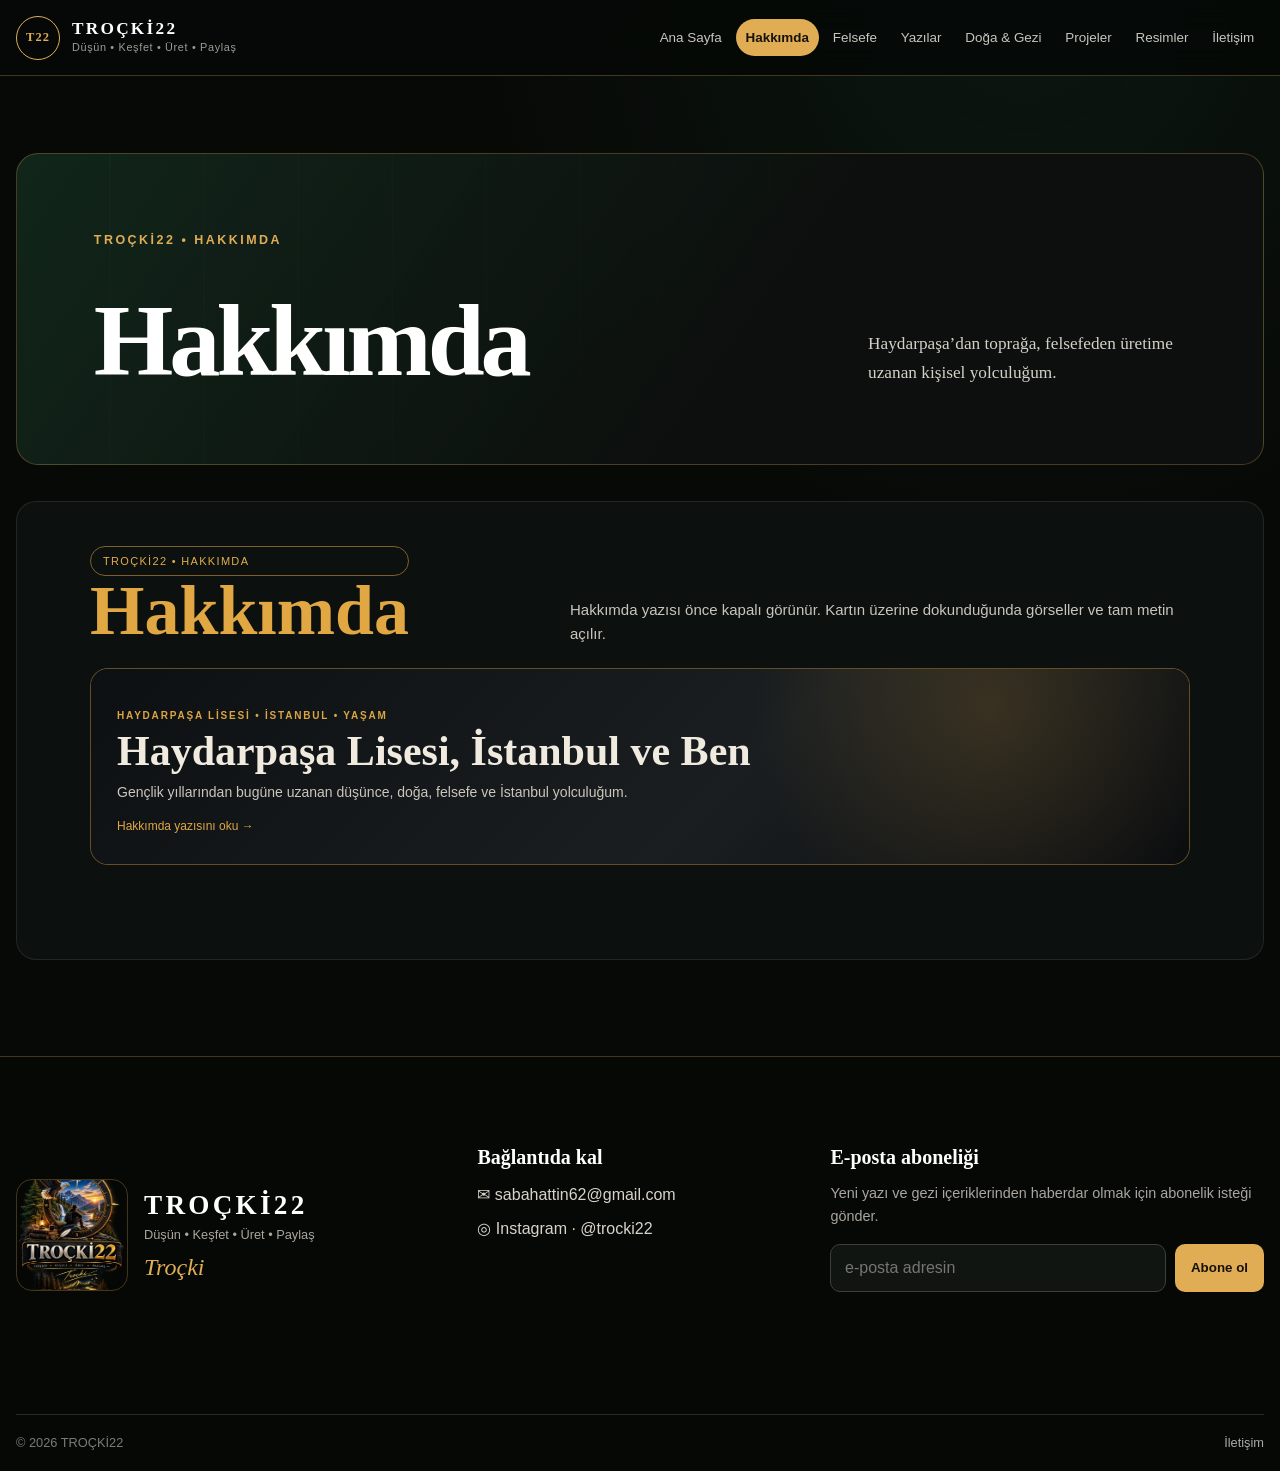
<file: hakkimda.html>
<!doctype html>
<html lang="tr">
<head>
  <meta charset="utf-8">
  <meta name="viewport" content="width=device-width,initial-scale=1,viewport-fit=cover">
  <meta name="description" content="Haydarpaşa’dan toprağa, felsefeden üretime uzanan kişisel yolculuğum.">
  <title>Hakkımda · TROÇKİ22</title>
  <link rel="stylesheet" href="assets/css/legacy.css">
  <link rel="stylesheet" href="assets/css/site.css">
  <script defer src="assets/js/site.js"></script>
</head>
<body data-page="hakkimda">
  <a class="skip-link" href="#icerik">İçeriğe geç</a>
<header class="site-header">
  <a class="site-logo" href="index.html" aria-label="TROÇKİ22 ana sayfa">
    <span class="site-logo-mark">T22</span>
    <span><strong>TROÇKİ22</strong><small>Düşün • Keşfet • Üret • Paylaş</small></span>
  </a>
  <button class="nav-toggle" type="button" aria-expanded="false" aria-controls="siteNav">
    <span></span><span></span><span></span><b>Menü</b>
  </button>
  <nav class="site-nav" id="siteNav" aria-label="Ana menü">
    <a href="index.html">Ana Sayfa</a>
<a href="hakkimda.html" aria-current="page" class="active">Hakkımda</a>
<a href="felsefe.html">Felsefe</a>
<a href="yazilar.html">Yazılar</a>
<a href="doga-gezi.html">Doğa &amp; Gezi</a>
<a href="projeler.html">Projeler</a>
<a href="resimler.html">Resimler</a>
<a href="iletisim.html">İletişim</a>
  </nav>
</header>
  <main class="site-main" id="icerik">
    <header class="page-intro">
      <p class="eyebrow">TROÇKİ22 • HAKKIMDA</p>
      <h1>Hakkımda</h1>
      <p>Haydarpaşa’dan toprağa, felsefeden üretime uzanan kişisel yolculuğum.</p>
    </header>
    <div class="legacy-content page-hakkimda">
      <section class="section" id="sec-hakkimda">
<div class="fold-library">
<div class="fold-head">
<div>
<div class="article-badge">TROÇKİ22 • HAKKIMDA</div>
<h2 data-i18n="about">Hakkımda</h2>
</div>
<p>Hakkımda yazısı önce kapalı görünür. Kartın üzerine dokunduğunda görseller ve tam metin açılır.</p>
</div>
<details class="fold-card">
<summary>
<div class="fold-cover">
<div>
<div class="fold-kicker">Haydarpaşa Lisesi • İstanbul • Yaşam</div>
<h3>Haydarpaşa Lisesi, İstanbul ve Ben</h3>
<p>Gençlik yıllarından bugüne uzanan düşünce, doğa, felsefe ve İstanbul yolculuğum.</p>
<span class="fold-open">Hakkımda yazısını oku →</span>
</div>
</div>
</summary>
<div class="fold-detail">
<div class="fold-note">Yazıyı kapatmak için başlığa yeniden dokun.</div>
<div class="about-design"><img decoding="async" loading="lazy" alt="TROÇKİ22 Hakkımda" src="assets/images/img-41b72321bd28e7533791.webp"/></div>
<div class="about-copy">
<h3>Haydarpaşa Lisesi, İstanbul ve Ben</h3>
<p>1962 yılında dünyaya geldim. Hayatım boyunca doğayı, insanı ve toplumu anlamaya çalıştım. Ziraat mühendisliği bana toprağın, üretimin ve doğanın dilini öğretirken; felsefe, tarih ve toplumsal düşünce bana insanın kendisini ve dünyadaki yerini sorgulamayı öğretti.</p>
<p>Haydarpaşa Lisesi yıllarım düşünce dünyamın biçimlenmesinde ayrı bir yere sahiptir. O koridorlar, sınıflar, kitaplar, öğretmenler ve arkadaşlıklar yalnızca bir okul hatırası değil; dünyaya başka gözlerle bakmayı öğrendiğim bir dönemin izleridir.</p>
<p>İstanbul ise benim büyük okulum oldu. Haydarpaşa, Kadıköy, vapurlar, Boğaz, sokaklar, kahveler ve kitapçılar... Bu şehir yalnızca yaşadığım bir yer değil; beni ben yapan kültürel hafızanın önemli bir parçasıdır.</p>
<p>Bugün TROÇKİ22, yıllar boyunca biriken düşüncelerimi, yazılarımı, fotoğraflarımı, gezi notlarımı ve projelerimi bir araya getirdiğim kişisel bir düşünce ve yaşam arşividir.</p>
<blockquote>“Beni yalnız yıllar değil; Haydarpaşa'nın koridorları, İstanbul'un sokakları, okuduğum kitaplar, gördüğüm doğa ve sorduğum sorular da biçimlendirdi.”</blockquote>
<div class="about-sign">Troçki</div>
</div>
</div>
</details>
</div>
</section>
    </div>
  </main>
  <footer class="site-footer">
  <div class="footer-grid">
    <div class="footer-brand">
      <img src="assets/images/img-24638239a291be96070a.webp" alt="TROÇKİ22 marka görseli" loading="lazy" decoding="async">
      <div><strong>TROÇKİ22</strong><p>Düşün • Keşfet • Üret • Paylaş</p><span class="signature">Troçki</span></div>
    </div>
    <div class="footer-contact">
      <h2>Bağlantıda kal</h2>
      <a href="mailto:sabahattin62@gmail.com">✉ sabahattin62@gmail.com</a>
      <a href="https://www.instagram.com/trocki22/" target="_blank" rel="noopener">◎ Instagram · @trocki22</a>
    </div>
    <form class="subscribe-form" data-subscribe novalidate>
      <label for="subscribeEmail">E-posta aboneliği</label>
      <p>Yeni yazı ve gezi içeriklerinden haberdar olmak için abonelik isteği gönder.</p>
      <div class="subscribe-row">
        <input id="subscribeEmail" name="email" type="email" inputmode="email" autocomplete="email" placeholder="e-posta adresin" required>
        <button type="submit">Abone ol</button>
      </div>
      <span class="form-status" role="status" aria-live="polite"></span>
    </form>
  </div>
  <div class="footer-bottom"><span>© 2026 TROÇKİ22</span><a href="iletisim.html">İletişim</a></div>
</footer>
  <div class="toast" id="toast" role="status" aria-live="polite"></div>
<div class="lightbox" id="lightbox" onclick="closeLightbox(event)">
  <button aria-label="Fotoğrafı kapat" type="button" onclick="closeLightbox()">×</button>
  <img alt="Büyük fotoğraf" id="lightboxImg">
</div>
<div class="doga-lightbox" id="dogaLightbox" onclick="if(event.target===this) closeDogaLightbox()">
  <button aria-label="Fotoğrafı kapat" class="doga-lightbox-close" type="button" onclick="closeDogaLightbox()">×</button>
  <img alt="Büyük doğa fotoğrafı" id="dogaLightboxImg">
  <div class="doga-lightbox-caption" id="dogaLightboxCaption"></div>
</div>
</body>
</html>
</file>
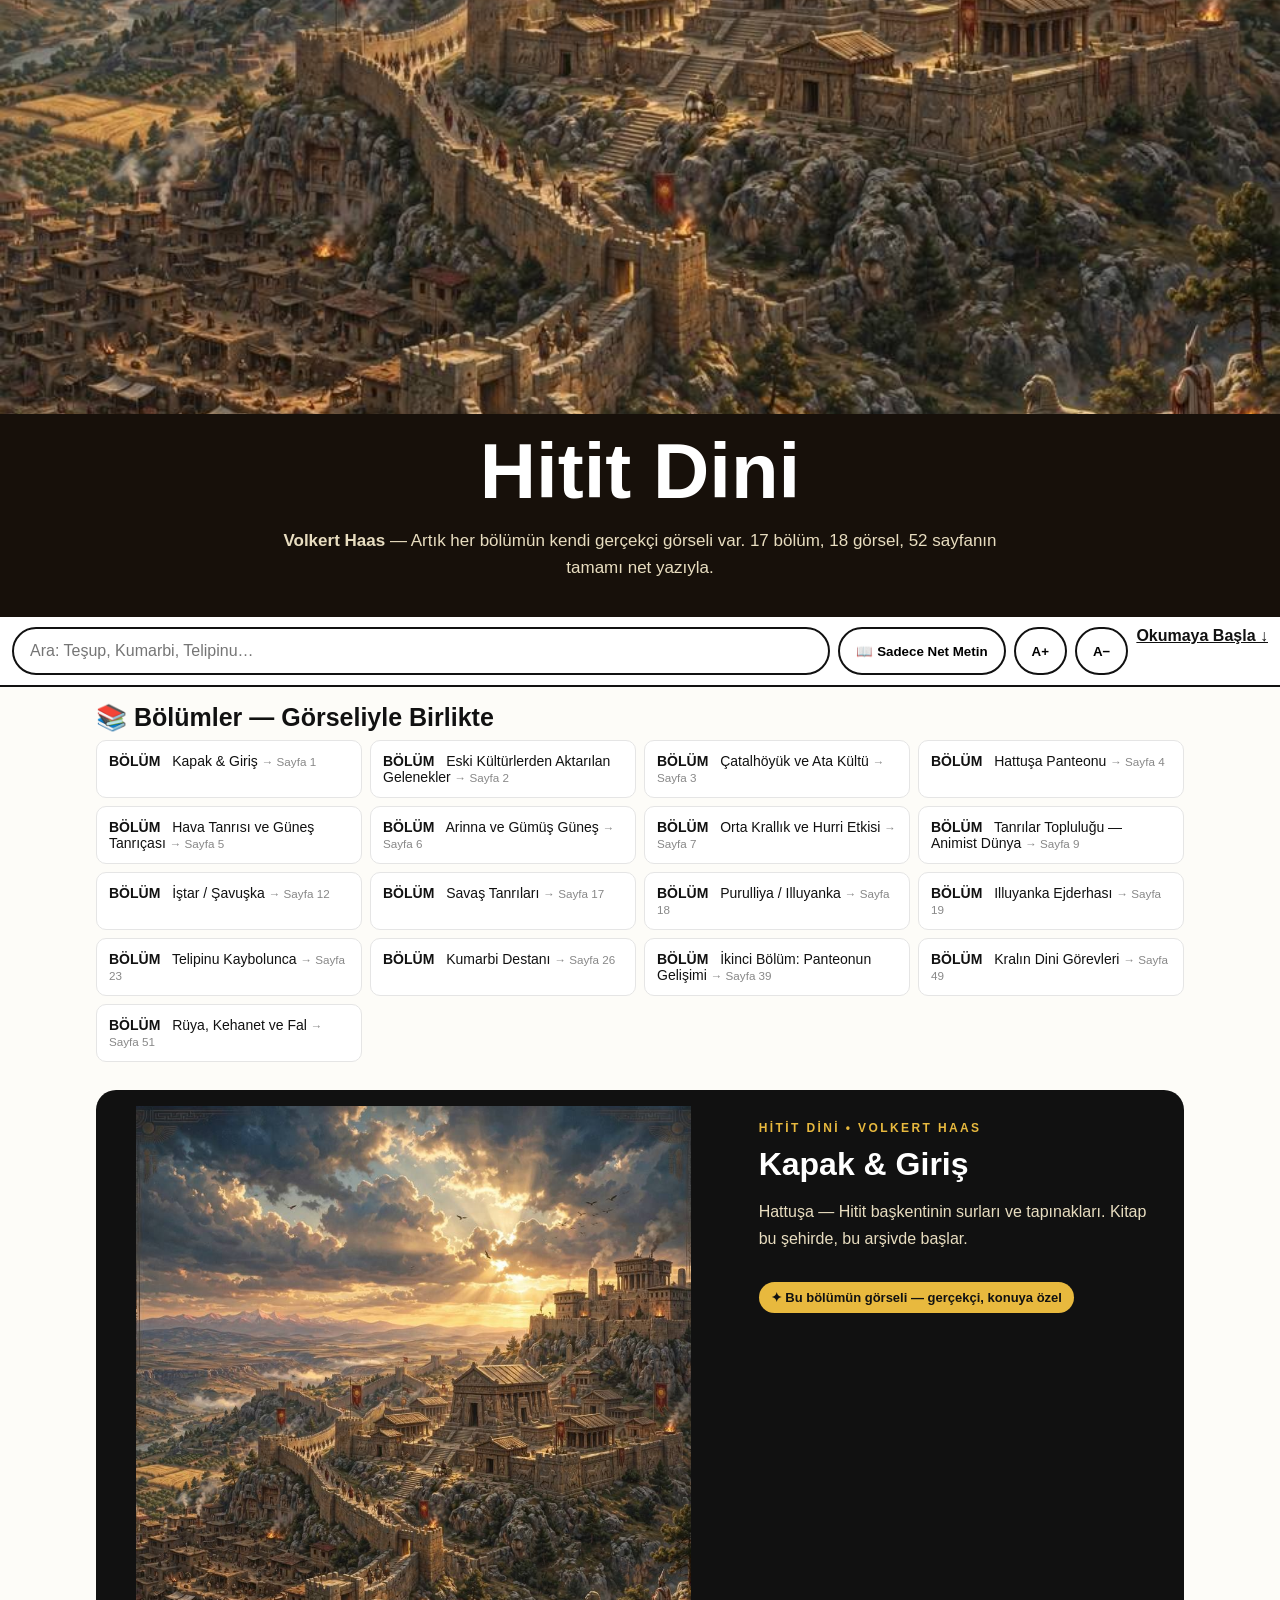
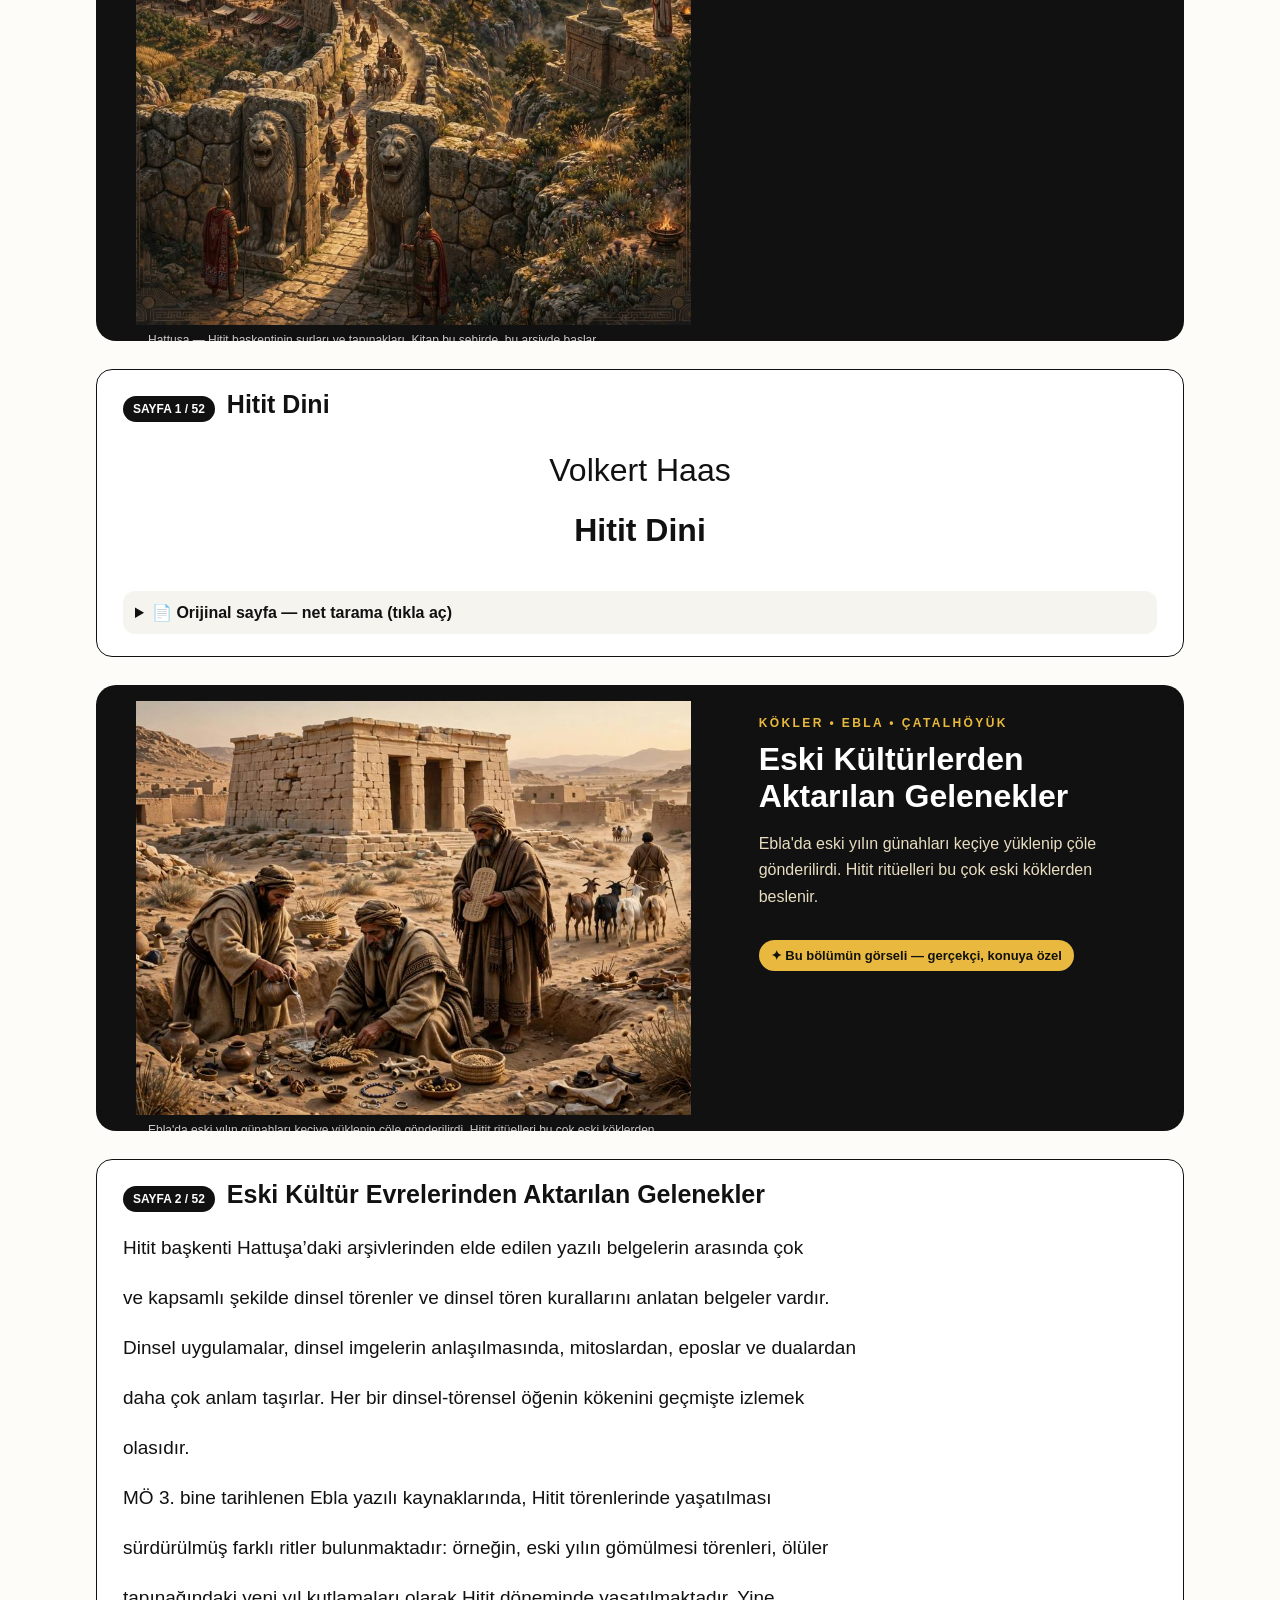
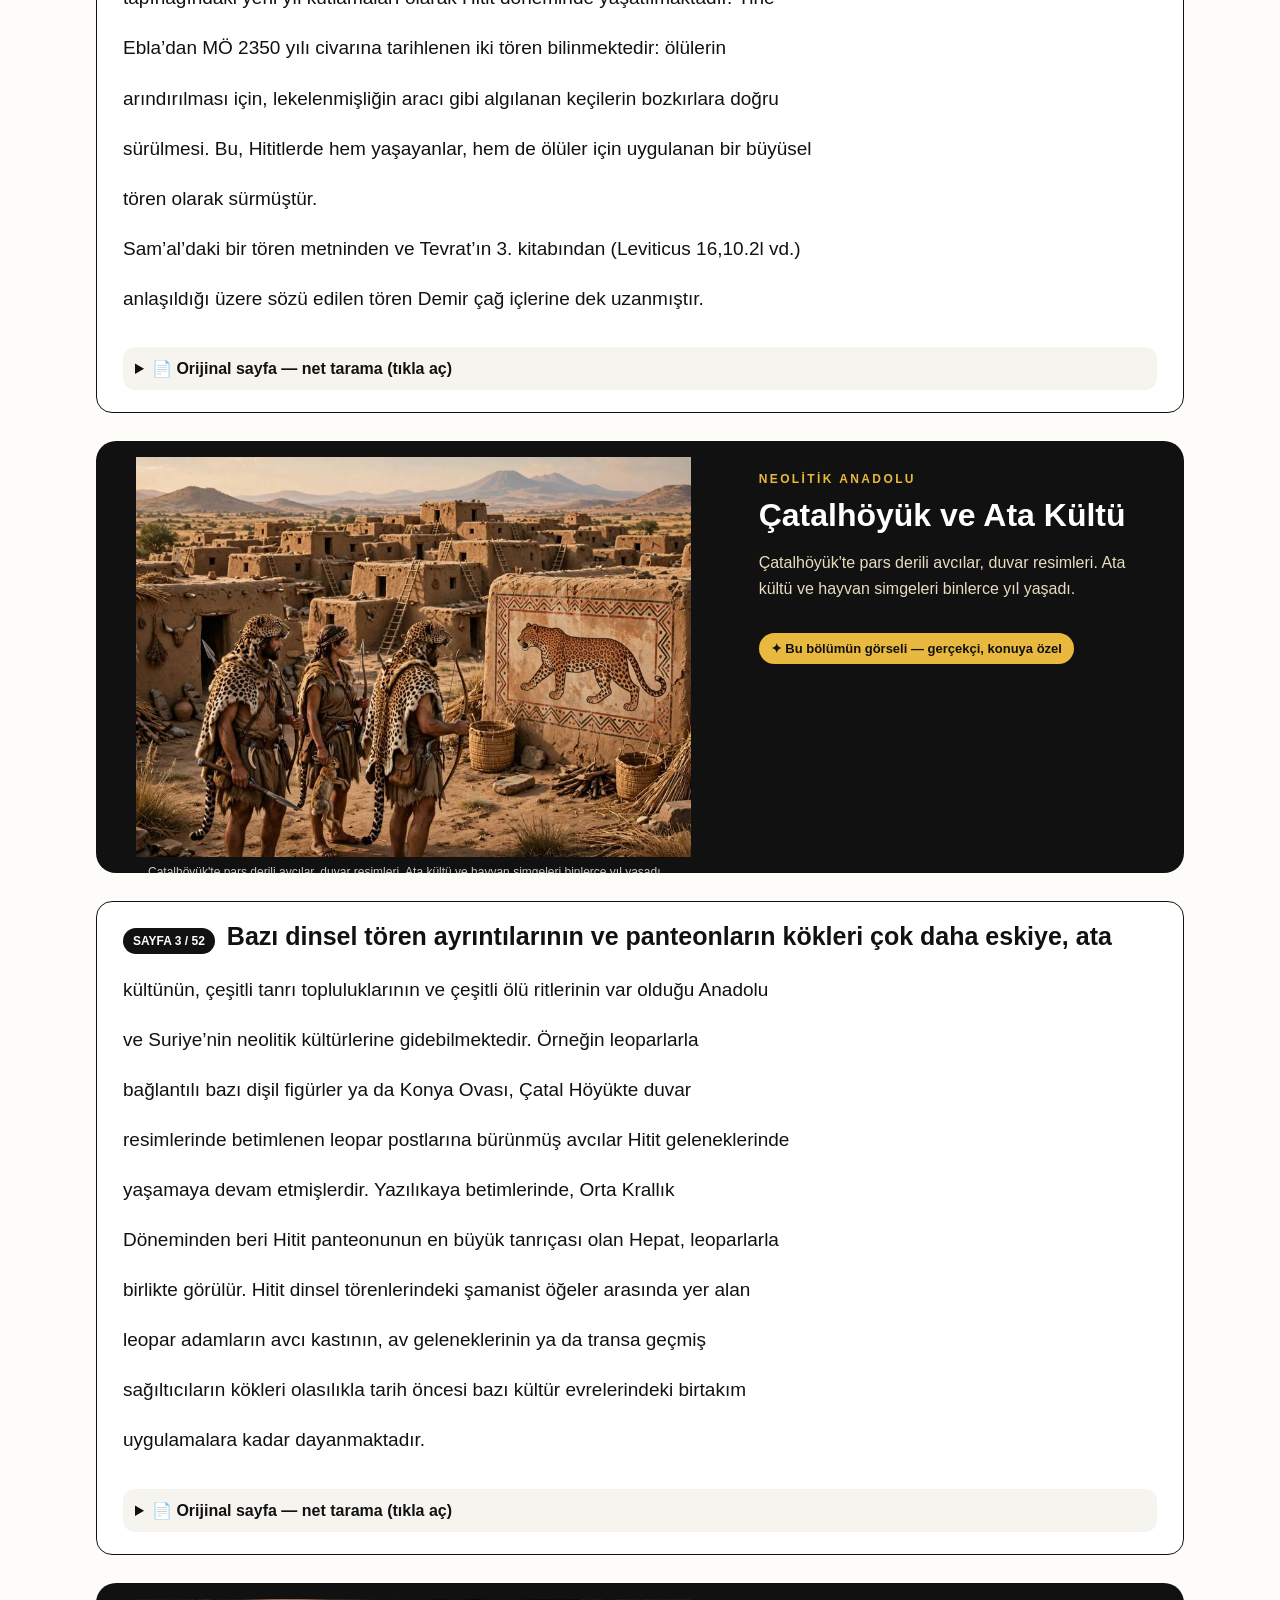
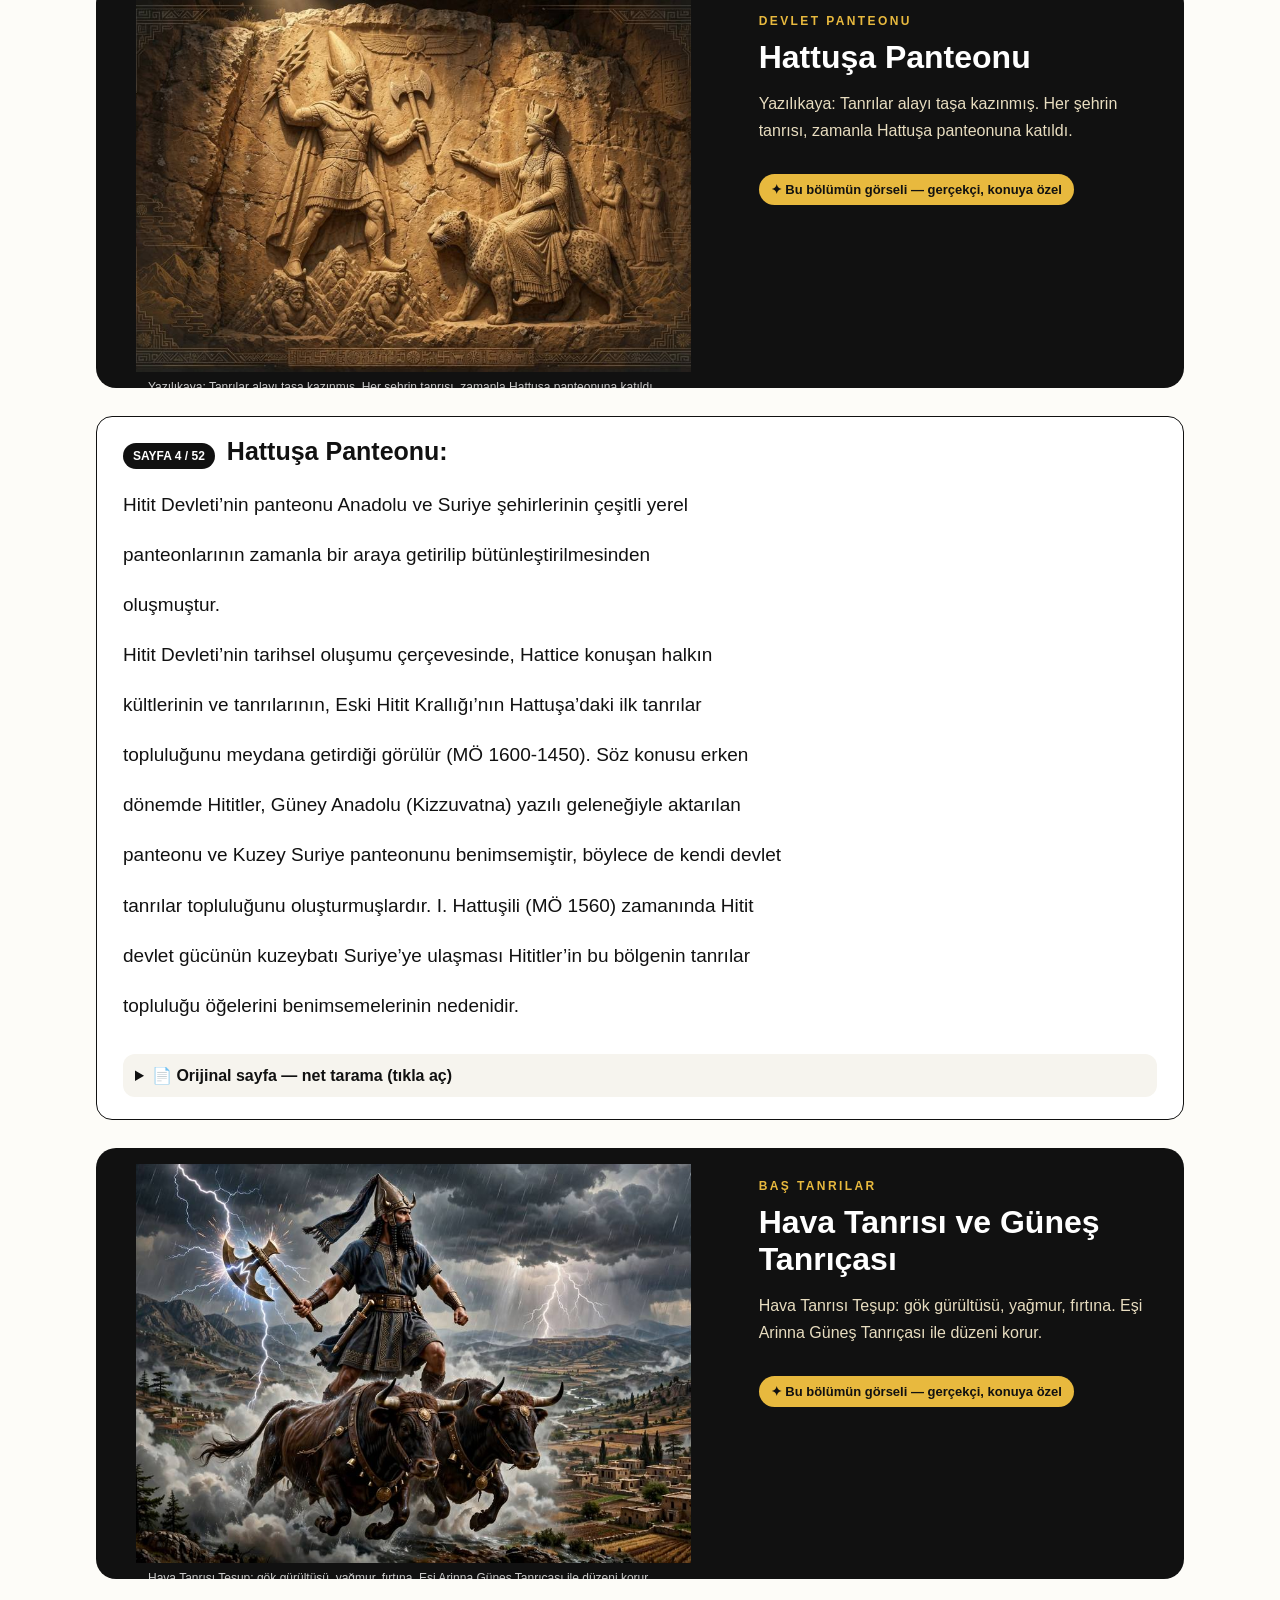
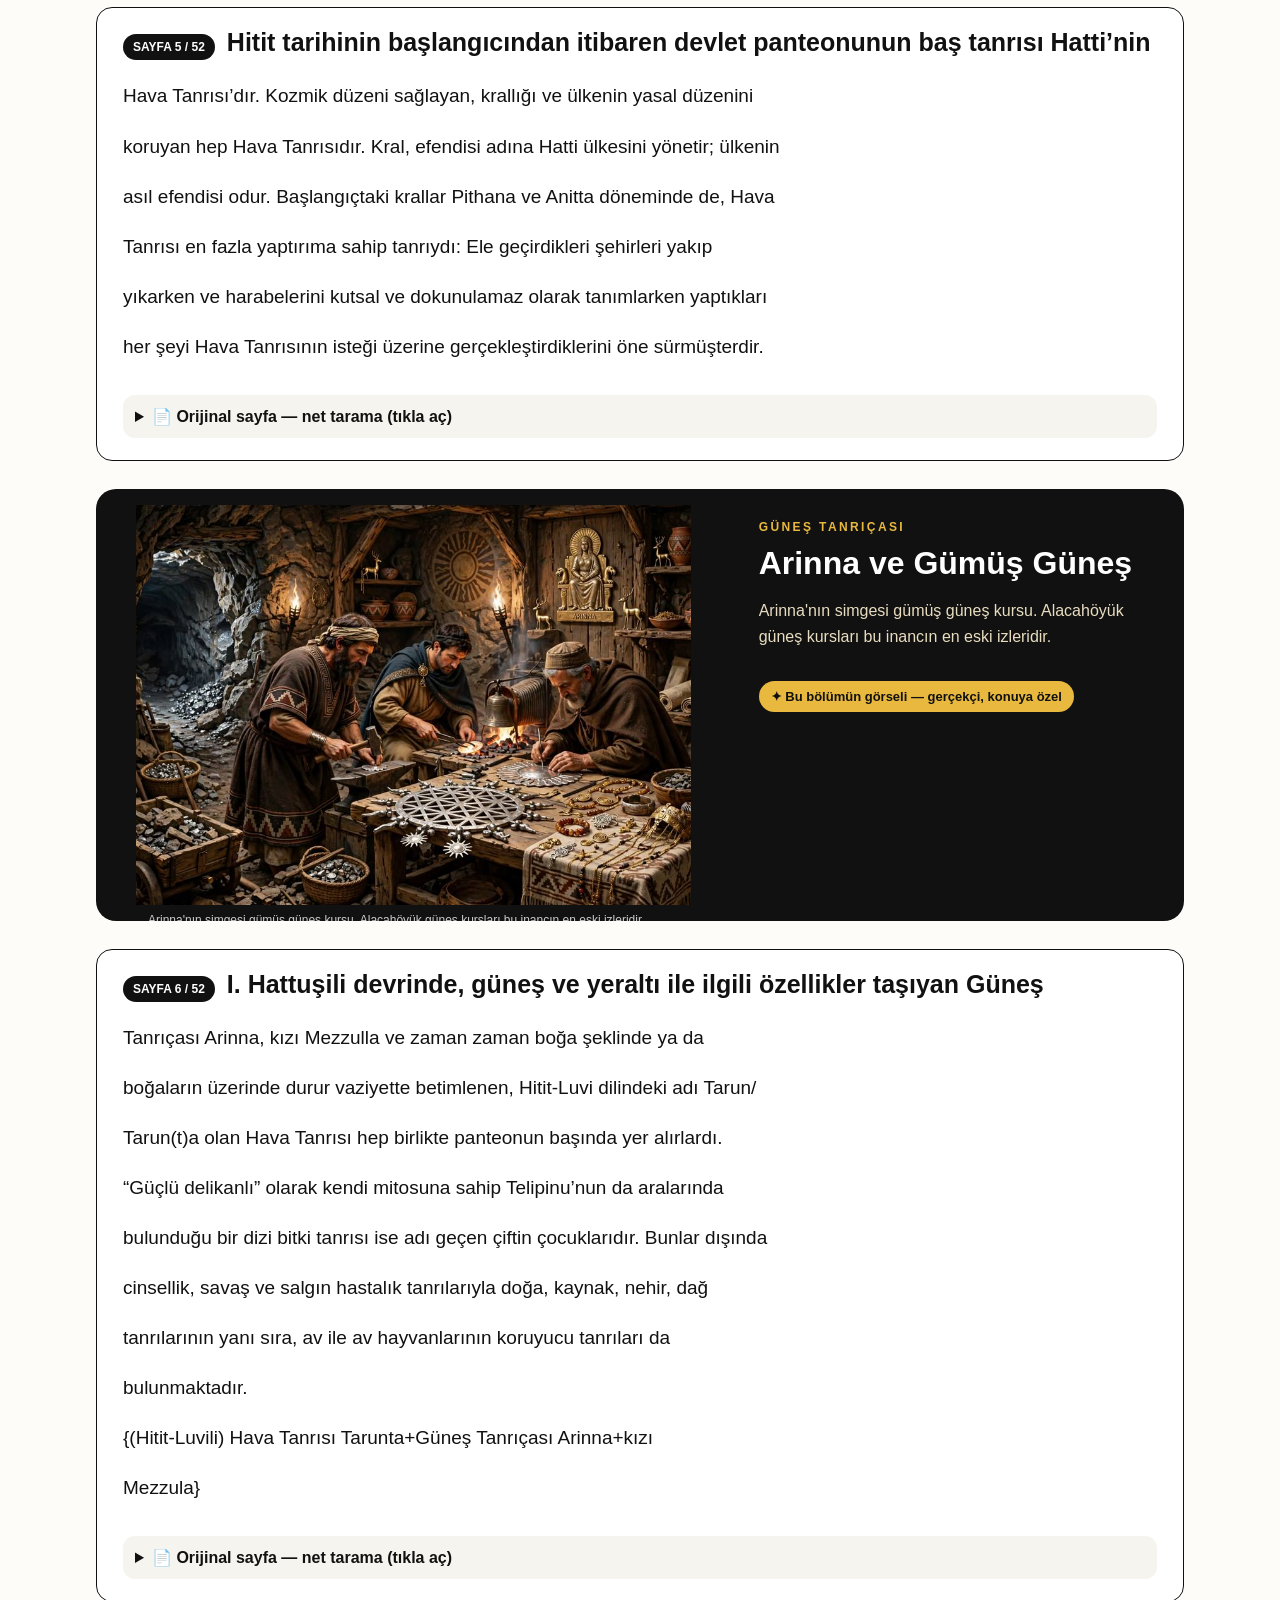
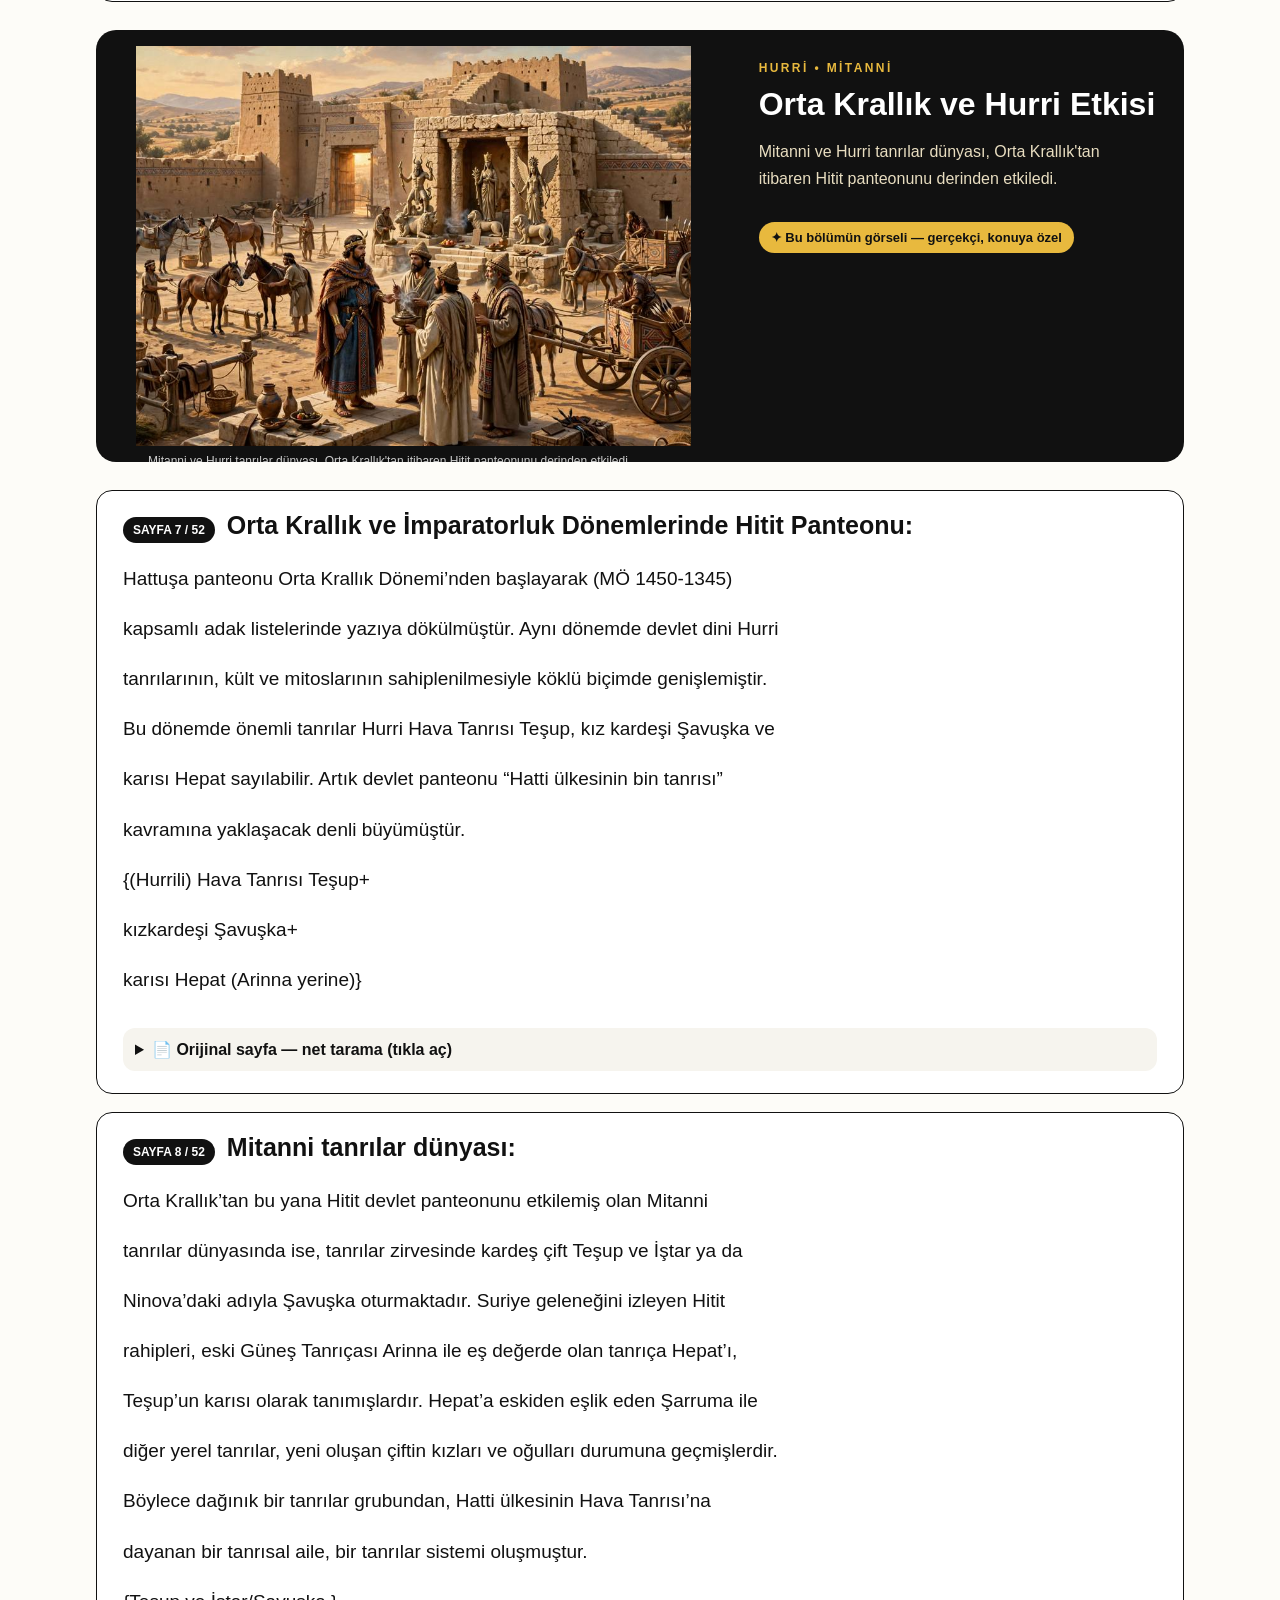
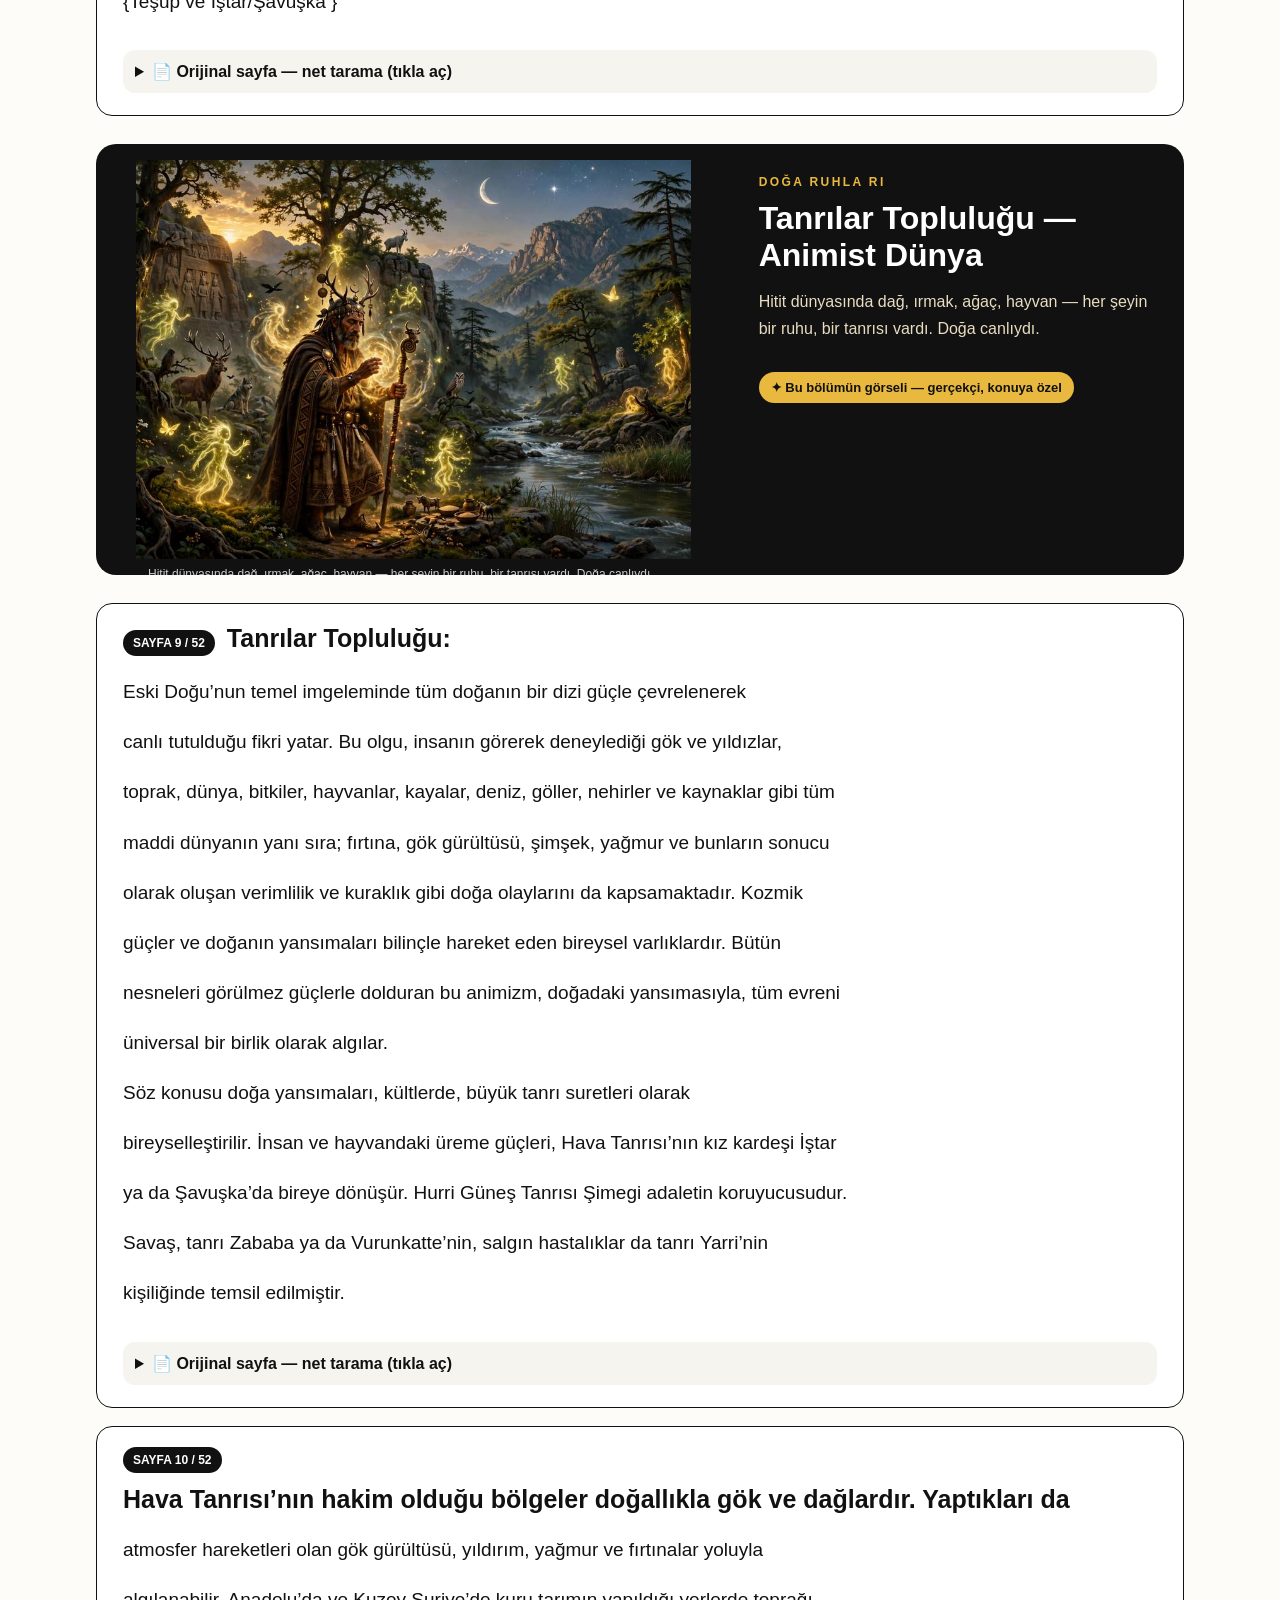
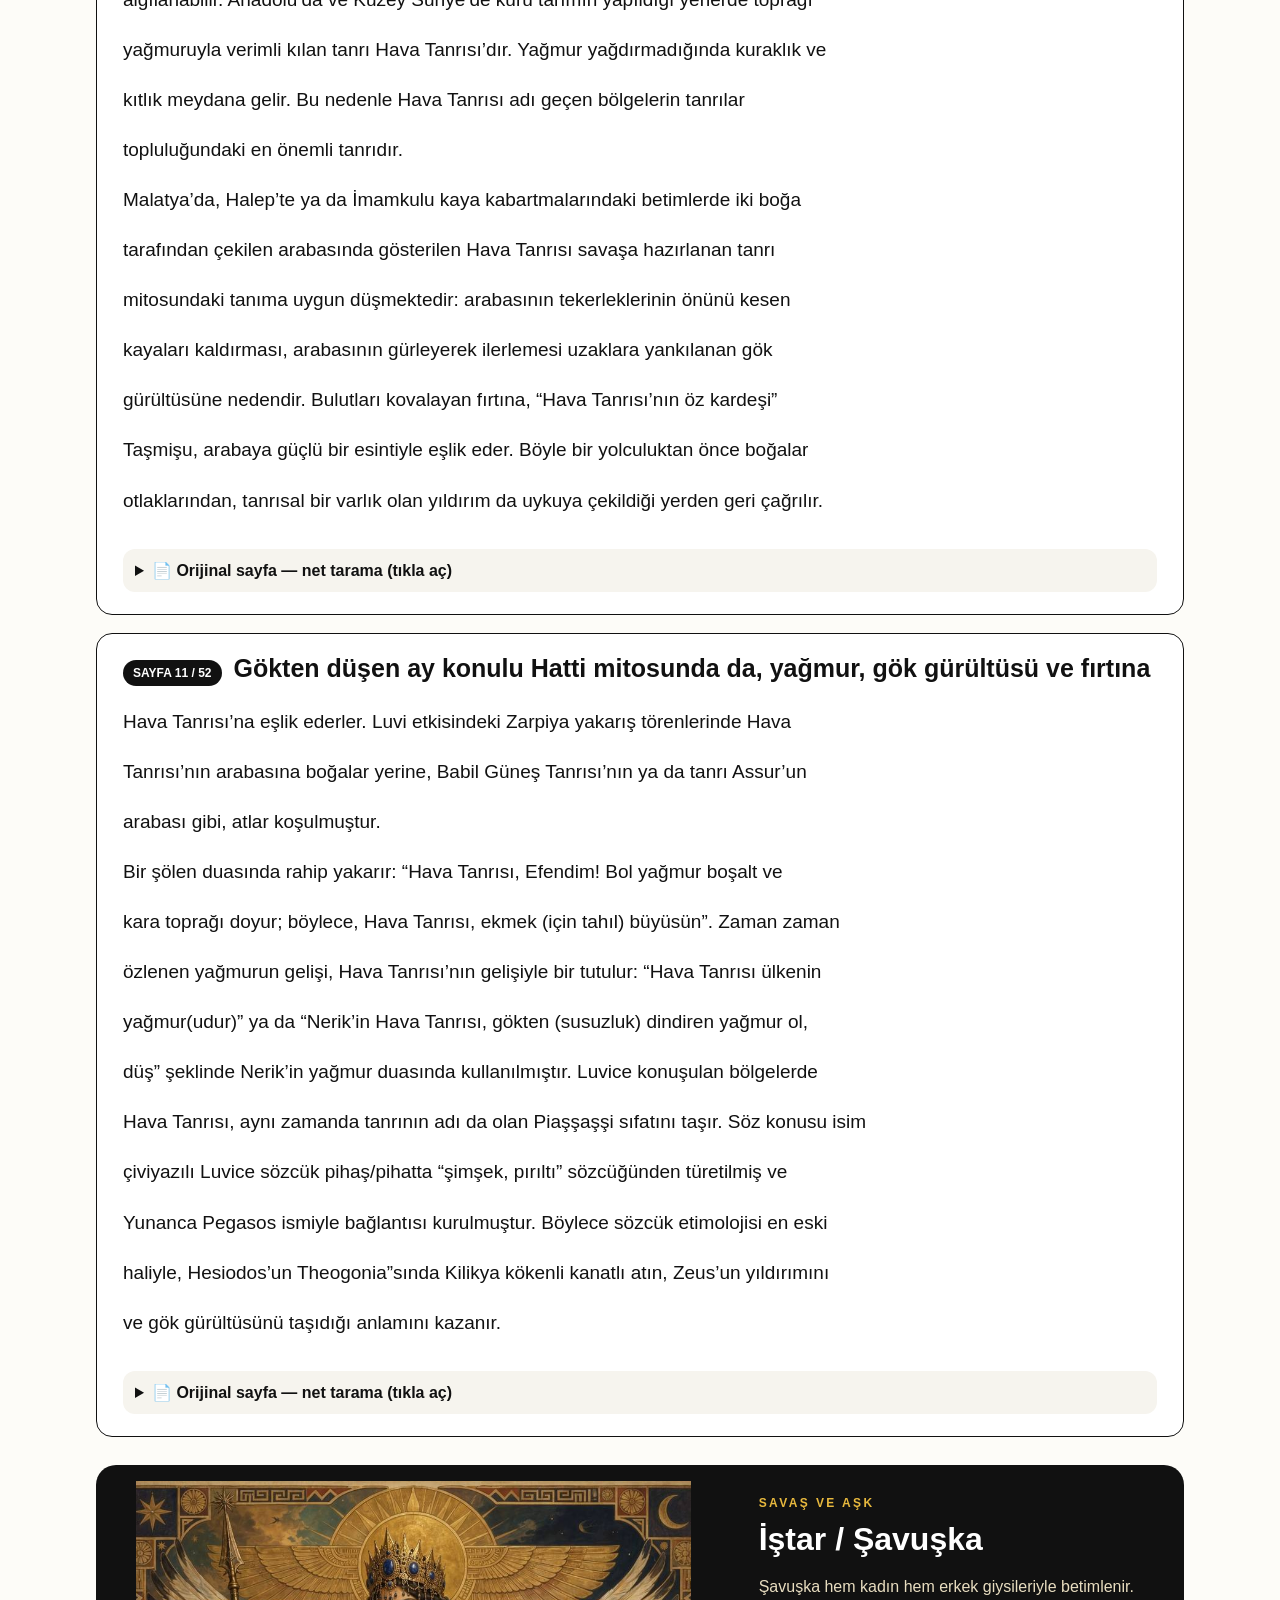
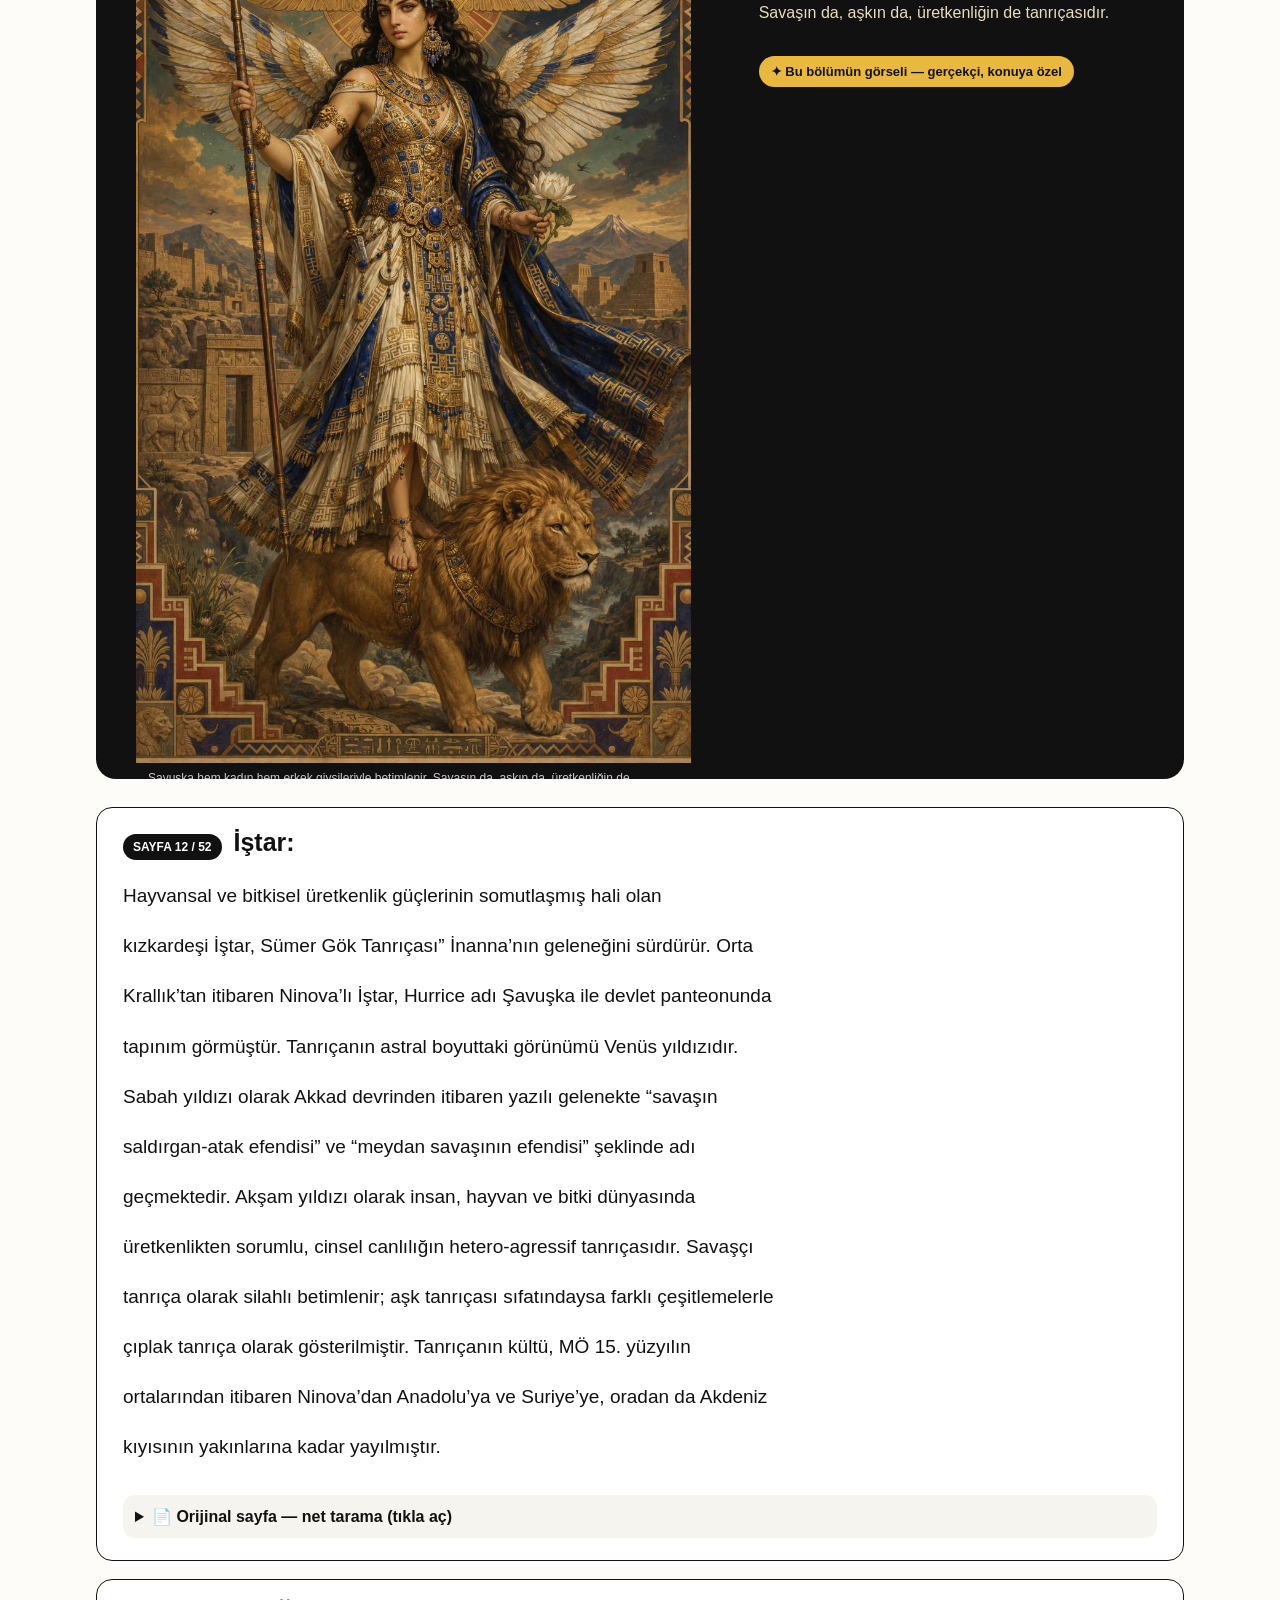
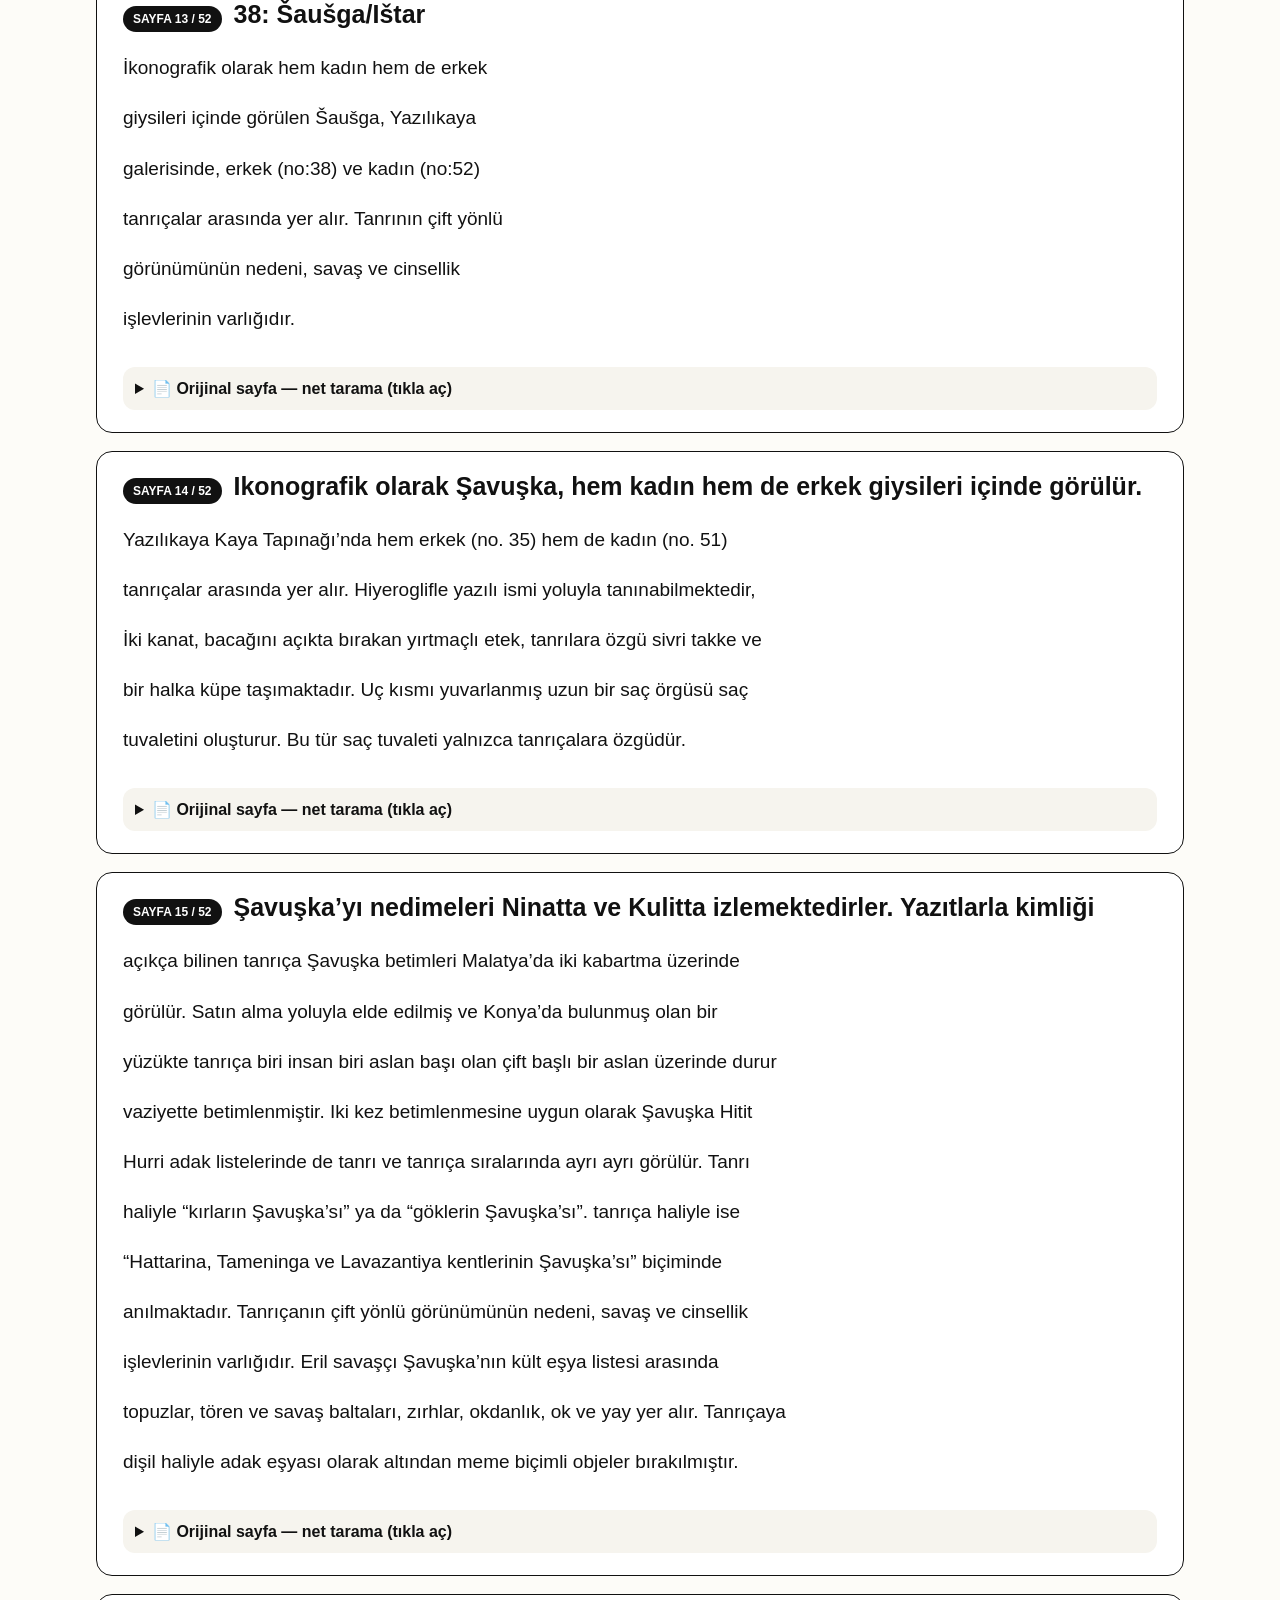
<file: hitit-dini-ve-mitolojisi.html>
<!DOCTYPE html><html lang="tr"><head><meta charset="utf-8"><meta name="viewport" content="width=device-width,initial-scale=1"><title>Hitit Dini — Her Bölüme Özel Görsel</title>
<style>*{box-sizing:border-box}body{margin:0;background:#fdfcf8;color:#111;font-family:Inter,Arial,sans-serif;-webkit-font-smoothing:antialiased}
.hero{background:#17100a;color:#fff;text-align:center;padding:0 0 26px} .hero img{width:100%;height:46vh;object-fit:cover;display:block} h1{font-size:clamp(44px,8vw,78px);margin:12px 0 4px} .hero p{max-width:780px;margin:10px auto;color:#e8ddc0;line-height:1.6;font-size:17px;padding:0 16px}
.toolbar{position:sticky;top:0;z-index:30;background:#fff;border-bottom:2px solid #111;padding:10px 12px;display:flex;gap:8px;flex-wrap:wrap} .toolbar input{flex:1;min-width:200px;padding:13px 16px;border:2px solid #111;border-radius:999px;font-size:16px} .toolbar button{padding:12px 16px;border:2px solid #111;background:#fff;border-radius:999px;font-weight:800;cursor:pointer} .toolbar button.on{background:#111;color:#fff}
.note{max-width:1120px;margin:16px auto;padding:14px 16px;background:#fff3c4;border:2px solid #e8b93e;border-radius:12px;line-height:1.6} 
.chapter{max-width:1120px;margin:28px auto;display:grid;grid-template-columns:1.4fr 1fr;background:#111;color:#fff;border-radius:20px;overflow:hidden} .chapter img{width:100%;height:100%;object-fit:cover;display:block;min-height:320px} .chapter figcaption{padding:8px 12px;font-size:12px;color:#ccc} .ctext{padding:28px} .ctext span{color:#e8b93e;letter-spacing:.2em;font-size:12px;font-weight:800} .ctext h3{font-size:32px;margin:10px 0;line-height:1.15} .ctext p{color:#e8ddc0;line-height:1.65} .tag{margin-top:14px;display:inline-block;background:#e8b93e;color:#111;padding:8px 12px;border-radius:999px;font-weight:800;font-size:13px}
.toc{max-width:1120px;margin:16px auto;padding:0 16px;display:grid;grid-template-columns:repeat(auto-fill,minmax(260px,1fr));gap:8px} .toc a{background:#fff;border:1px solid #e5e5e5;padding:12px;border-radius:10px;text-decoration:none;color:#111;font-size:14px;display:block} .toc b{margin-right:8px} .toc small{color:#888}
main{max-width:1120px;margin:0 auto;padding:0 16px 50px} .page{background:#fff;border:1.5px solid #111;border-radius:16px;margin:18px 0;overflow:hidden} .head{padding:20px 26px 0;display:flex;gap:12px;align-items:baseline;flex-wrap:wrap} .head span{background:#111;color:#fff;padding:6px 10px;border-radius:999px;font-size:12px;font-weight:800} h2{font-size:25px;margin:0}
.nettext{padding:18px 26px 10px} .nettext p{font-size:19px;line-height:1.9;color:#111;margin:0 0 14px;font-weight:500} .cover{text-align:center;font-size:32px!important}
.scanbox{margin:6px 26px 22px;background:#f6f4ee;padding:12px;border-radius:12px} .scanbox summary{cursor:pointer;font-weight:800} .scanbox img{width:100%;border:1px solid #ddd;border-radius:6px}
body.textonly .scanbox, body.textonly .chapter img{display:none} body.textonly .chapter{grid-template-columns:1fr}
@media(max-width:760px){.chapter{grid-template-columns:1fr} .nettext,.head{padding-left:16px;padding-right:16px} .nettext p{font-size:18px}}
</style><script defer src="yazilar/hitit-assets/part-01.js"></script>
<script defer src="yazilar/hitit-assets/part-02.js"></script>
<script defer src="yazilar/hitit-assets/part-03.js"></script>
<script defer src="yazilar/hitit-assets/part-04.js"></script>
<script defer src="yazilar/hitit-assets/part-05.js"></script>
<script defer src="yazilar/hitit-assets/part-06.js"></script>
<script defer src="yazilar/hitit-assets/part-07.js"></script>
<script defer src="yazilar/hitit-assets/part-08.js"></script>
<script defer src="yazilar/hitit-assets/part-09.js"></script>
<script defer src="yazilar/hitit-assets/part-10.js"></script>
<script defer src="yazilar/hitit-assets/part-11.js"></script>
<script defer src="yazilar/hitit-assets/part-12.js"></script>
<script defer src="yazilar/hitit-assets/part-13.js"></script>
<script defer src="yazilar/hitit-assets/part-14.js"></script>
<script defer src="yazilar/hitit-assets/part-15.js"></script>
<script defer src="yazilar/hitit-assets/part-16.js"></script>
<script defer src="yazilar/hitit-assets/part-17.js"></script>
<script defer src="yazilar/hitit-assets/part-18.js"></script></head><body>
<header class="hero"><img data-hitit-img="0" src=""><h1>Hitit Dini</h1><p><b>Volkert Haas</b> — Artık her bölümün kendi gerçekçi görseli var. 17 bölüm, 18 görsel, 52 sayfanın tamamı net yazıyla.</p></header>
<div class="toolbar"><input id="q" placeholder="Ara: Teşup, Kumarbi, Telipinu…" oninput="f()"><button id="bText" onclick="toggleText()">📖 Sadece Net Metin</button><button onclick="inc()">A+</button><button onclick="dec()">A−</button><a href="#s2" style="font-weight:800;color:#111">Okumaya Başla ↓</a></div>

<section class="toc"><h2 style="grid-column:1/-1">📚 Bölümler — Görseliyle Birlikte</h2><a href="#s1"><b>BÖLÜM</b> Kapak &amp; Giriş <small>→ Sayfa 1</small></a><a href="#s2"><b>BÖLÜM</b> Eski Kültürlerden Aktarılan Gelenekler <small>→ Sayfa 2</small></a><a href="#s3"><b>BÖLÜM</b> Çatalhöyük ve Ata Kültü <small>→ Sayfa 3</small></a><a href="#s4"><b>BÖLÜM</b> Hattuşa Panteonu <small>→ Sayfa 4</small></a><a href="#s5"><b>BÖLÜM</b> Hava Tanrısı ve Güneş Tanrıçası <small>→ Sayfa 5</small></a><a href="#s6"><b>BÖLÜM</b> Arinna ve Gümüş Güneş <small>→ Sayfa 6</small></a><a href="#s7"><b>BÖLÜM</b> Orta Krallık ve Hurri Etkisi <small>→ Sayfa 7</small></a><a href="#s9"><b>BÖLÜM</b> Tanrılar Topluluğu — Animist Dünya <small>→ Sayfa 9</small></a><a href="#s12"><b>BÖLÜM</b> İştar / Şavuşka <small>→ Sayfa 12</small></a><a href="#s17"><b>BÖLÜM</b> Savaş Tanrıları <small>→ Sayfa 17</small></a><a href="#s18"><b>BÖLÜM</b> Purulliya / Illuyanka <small>→ Sayfa 18</small></a><a href="#s19"><b>BÖLÜM</b> Illuyanka Ejderhası <small>→ Sayfa 19</small></a><a href="#s23"><b>BÖLÜM</b> Telipinu Kaybolunca <small>→ Sayfa 23</small></a><a href="#s26"><b>BÖLÜM</b> Kumarbi Destanı <small>→ Sayfa 26</small></a><a href="#s39"><b>BÖLÜM</b> İkinci Bölüm: Panteonun Gelişimi <small>→ Sayfa 39</small></a><a href="#s49"><b>BÖLÜM</b> Kralın Dini Görevleri <small>→ Sayfa 49</small></a><a href="#s51"><b>BÖLÜM</b> Rüya, Kehanet ve Fal <small>→ Sayfa 51</small></a></section>
<main id="list"><section class="chapter"><figure><img data-hitit-img="1" src="" alt="Kapak &amp; Giriş"><figcaption>Hattuşa — Hitit başkentinin surları ve tapınakları. Kitap bu şehirde, bu arşivde başlar.</figcaption></figure><div class="ctext"><span>HİTİT DİNİ • VOLKERT HAAS</span><h3>Kapak &amp; Giriş</h3><p>Hattuşa — Hitit başkentinin surları ve tapınakları. Kitap bu şehirde, bu arşivde başlar.</p><div class="tag">✦ Bu bölümün görseli — gerçekçi, konuya özel</div></div></section><article class="page" id="s1"><div class="head"><span>SAYFA 1 / 52</span><h2>Hitit Dini</h2></div><div class="nettext"><p class="cover">Volkert Haas<br><b>Hitit Dini</b></p></div><details class="scanbox"><summary>📄 Orijinal sayfa — net tarama (tıkla aç)</summary><img data-hitit-img="2" src=""></details></article><section class="chapter"><figure><img data-hitit-img="3" src="" alt="Eski Kültürlerden Aktarılan Gelenekler"><figcaption>Ebla&#x27;da eski yılın günahları keçiye yüklenip çöle gönderilirdi. Hitit ritüelleri bu çok eski köklerden beslenir.</figcaption></figure><div class="ctext"><span>KÖKLER • EBLA • ÇATALHÖYÜK</span><h3>Eski Kültürlerden Aktarılan Gelenekler</h3><p>Ebla&#x27;da eski yılın günahları keçiye yüklenip çöle gönderilirdi. Hitit ritüelleri bu çok eski köklerden beslenir.</p><div class="tag">✦ Bu bölümün görseli — gerçekçi, konuya özel</div></div></section><article class="page" id="s2"><div class="head"><span>SAYFA 2 / 52</span><h2>Eski Kültür Evrelerinden Aktarılan Gelenekler</h2></div><div class="nettext"><p>Hitit başkenti Hattuşa’daki arşivlerinden elde edilen yazılı belgelerin arasında çok</p><p>ve kapsamlı şekilde dinsel törenler ve dinsel tören kurallarını anlatan belgeler vardır.</p><p>Dinsel uygulamalar, dinsel imgelerin anlaşılmasında, mitoslardan, eposlar ve dualardan</p><p>daha çok anlam taşırlar. Her bir dinsel-törensel öğenin kökenini geçmişte izlemek</p><p>olasıdır.</p><p>MÖ 3. bine tarihlenen Ebla yazılı kaynaklarında, Hitit törenlerinde yaşatılması</p><p>sürdürülmüş farklı ritler bulunmaktadır: örneğin, eski yılın gömülmesi törenleri, ölüler</p><p>tapınağındaki yeni yıl kutlamaları olarak Hitit döneminde yaşatılmaktadır. Yine</p><p>Ebla’dan MÖ 2350 yılı civarına tarihlenen iki tören bilinmektedir: ölülerin</p><p>arındırılması için, lekelenmişliğin aracı gibi algılanan keçilerin bozkırlara doğru</p><p>sürülmesi. Bu, Hititlerde hem yaşayanlar, hem de ölüler için uygulanan bir büyüsel</p><p>tören olarak sürmüştür.</p><p>Sam’al’daki bir tören metninden ve Tevrat’ın 3. kitabından (Leviticus 16,10.2l vd.)</p><p>anlaşıldığı üzere sözü edilen tören Demir çağ içlerine dek uzanmıştır.</p></div><details class="scanbox"><summary>📄 Orijinal sayfa — net tarama (tıkla aç)</summary><img data-hitit-img="4" src=""></details></article><section class="chapter"><figure><img data-hitit-img="5" src="" alt="Çatalhöyük ve Ata Kültü"><figcaption>Çatalhöyük&#x27;te pars derili avcılar, duvar resimleri. Ata kültü ve hayvan simgeleri binlerce yıl yaşadı.</figcaption></figure><div class="ctext"><span>NEOLİTİK ANADOLU</span><h3>Çatalhöyük ve Ata Kültü</h3><p>Çatalhöyük&#x27;te pars derili avcılar, duvar resimleri. Ata kültü ve hayvan simgeleri binlerce yıl yaşadı.</p><div class="tag">✦ Bu bölümün görseli — gerçekçi, konuya özel</div></div></section><article class="page" id="s3"><div class="head"><span>SAYFA 3 / 52</span><h2>Bazı dinsel tören ayrıntılarının ve panteonların kökleri çok daha eskiye, ata</h2></div><div class="nettext"><p>kültünün, çeşitli tanrı topluluklarının ve çeşitli ölü ritlerinin var olduğu Anadolu</p><p>ve Suriye’nin neolitik kültürlerine gidebilmektedir. Örneğin leoparlarla</p><p>bağlantılı bazı dişil figürler ya da Konya Ovası, Çatal Höyükte duvar</p><p>resimlerinde betimlenen leopar postlarına bürünmüş avcılar Hitit geleneklerinde</p><p>yaşamaya devam etmişlerdir. Yazılıkaya betimlerinde, Orta Krallık</p><p>Döneminden beri Hitit panteonunun en büyük tanrıçası olan Hepat, leoparlarla</p><p>birlikte görülür. Hitit dinsel törenlerindeki şamanist öğeler arasında yer alan</p><p>leopar adamların avcı kastının, av geleneklerinin ya da transa geçmiş</p><p>sağıltıcıların kökleri olasılıkla tarih öncesi bazı kültür evrelerindeki birtakım</p><p>uygulamalara kadar dayanmaktadır.</p></div><details class="scanbox"><summary>📄 Orijinal sayfa — net tarama (tıkla aç)</summary><img data-hitit-img="6" src=""></details></article><section class="chapter"><figure><img data-hitit-img="7" src="" alt="Hattuşa Panteonu"><figcaption>Yazılıkaya: Tanrılar alayı taşa kazınmış. Her şehrin tanrısı, zamanla Hattuşa panteonuna katıldı.</figcaption></figure><div class="ctext"><span>DEVLET PANTEONU</span><h3>Hattuşa Panteonu</h3><p>Yazılıkaya: Tanrılar alayı taşa kazınmış. Her şehrin tanrısı, zamanla Hattuşa panteonuna katıldı.</p><div class="tag">✦ Bu bölümün görseli — gerçekçi, konuya özel</div></div></section><article class="page" id="s4"><div class="head"><span>SAYFA 4 / 52</span><h2>Hattuşa Panteonu:</h2></div><div class="nettext"><p>Hitit Devleti’nin panteonu Anadolu ve Suriye şehirlerinin çeşitli yerel</p><p>panteonlarının zamanla bir araya getirilip bütünleştirilmesinden</p><p>oluşmuştur.</p><p>Hitit Devleti’nin tarihsel oluşumu çerçevesinde, Hattice konuşan halkın</p><p>kültlerinin ve tanrılarının, Eski Hitit Krallığı’nın Hattuşa’daki ilk tanrılar</p><p>topluluğunu meydana getirdiği görülür (MÖ 1600-1450). Söz konusu erken</p><p>dönemde Hititler, Güney Anadolu (Kizzuvatna) yazılı geleneğiyle aktarılan</p><p>panteonu ve Kuzey Suriye panteonunu benimsemiştir, böylece de kendi devlet</p><p>tanrılar topluluğunu oluşturmuşlardır. I. Hattuşili (MÖ 1560) zamanında Hitit</p><p>devlet gücünün kuzeybatı Suriye’ye ulaşması Hititler’in bu bölgenin tanrılar</p><p>topluluğu öğelerini benimsemelerinin nedenidir.</p></div><details class="scanbox"><summary>📄 Orijinal sayfa — net tarama (tıkla aç)</summary><img data-hitit-img="8" src=""></details></article><section class="chapter"><figure><img data-hitit-img="9" src="" alt="Hava Tanrısı ve Güneş Tanrıçası"><figcaption>Hava Tanrısı Teşup: gök gürültüsü, yağmur, fırtına. Eşi Arinna Güneş Tanrıçası ile düzeni korur.</figcaption></figure><div class="ctext"><span>BAŞ TANRILAR</span><h3>Hava Tanrısı ve Güneş Tanrıçası</h3><p>Hava Tanrısı Teşup: gök gürültüsü, yağmur, fırtına. Eşi Arinna Güneş Tanrıçası ile düzeni korur.</p><div class="tag">✦ Bu bölümün görseli — gerçekçi, konuya özel</div></div></section><article class="page" id="s5"><div class="head"><span>SAYFA 5 / 52</span><h2>Hitit tarihinin başlangıcından itibaren devlet panteonunun baş tanrısı Hatti’nin</h2></div><div class="nettext"><p>Hava Tanrısı’dır. Kozmik düzeni sağlayan, krallığı ve ülkenin yasal düzenini</p><p>koruyan hep Hava Tanrısıdır. Kral, efendisi adına Hatti ülkesini yönetir; ülkenin</p><p>asıl efendisi odur. Başlangıçtaki krallar Pithana ve Anitta döneminde de, Hava</p><p>Tanrısı en fazla yaptırıma sahip tanrıydı: Ele geçirdikleri şehirleri yakıp</p><p>yıkarken ve harabelerini kutsal ve dokunulamaz olarak tanımlarken yaptıkları</p><p>her şeyi Hava Tanrısının isteği üzerine gerçekleştirdiklerini öne sürmüşterdir.</p></div><details class="scanbox"><summary>📄 Orijinal sayfa — net tarama (tıkla aç)</summary><img data-hitit-img="10" src=""></details></article><section class="chapter"><figure><img data-hitit-img="11" src="" alt="Arinna ve Gümüş Güneş"><figcaption>Arinna&#x27;nın simgesi gümüş güneş kursu. Alacahöyük güneş kursları bu inancın en eski izleridir.</figcaption></figure><div class="ctext"><span>GÜNEŞ TANRIÇASI</span><h3>Arinna ve Gümüş Güneş</h3><p>Arinna&#x27;nın simgesi gümüş güneş kursu. Alacahöyük güneş kursları bu inancın en eski izleridir.</p><div class="tag">✦ Bu bölümün görseli — gerçekçi, konuya özel</div></div></section><article class="page" id="s6"><div class="head"><span>SAYFA 6 / 52</span><h2>I. Hattuşili devrinde, güneş ve yeraltı ile ilgili özellikler taşıyan Güneş</h2></div><div class="nettext"><p>Tanrıçası Arinna, kızı Mezzulla ve zaman zaman boğa şeklinde ya da</p><p>boğaların üzerinde durur vaziyette betimlenen, Hitit-Luvi dilindeki adı Tarun/</p><p>Tarun(t)a olan Hava Tanrısı hep birlikte panteonun başında yer alırlardı.</p><p>“Güçlü delikanlı” olarak kendi mitosuna sahip Telipinu’nun da aralarında</p><p>bulunduğu bir dizi bitki tanrısı ise adı geçen çiftin çocuklarıdır. Bunlar dışında</p><p>cinsellik, savaş ve salgın hastalık tanrılarıyla doğa, kaynak, nehir, dağ</p><p>tanrılarının yanı sıra, av ile av hayvanlarının koruyucu tanrıları da</p><p>bulunmaktadır.</p><p>{(Hitit-Luvili) Hava Tanrısı Tarunta+Güneş Tanrıçası Arinna+kızı</p><p>Mezzula}</p></div><details class="scanbox"><summary>📄 Orijinal sayfa — net tarama (tıkla aç)</summary><img data-hitit-img="12" src=""></details></article><section class="chapter"><figure><img data-hitit-img="13" src="" alt="Orta Krallık ve Hurri Etkisi"><figcaption>Mitanni ve Hurri tanrılar dünyası, Orta Krallık&#x27;tan itibaren Hitit panteonunu derinden etkiledi.</figcaption></figure><div class="ctext"><span>HURRİ • MİTANNİ</span><h3>Orta Krallık ve Hurri Etkisi</h3><p>Mitanni ve Hurri tanrılar dünyası, Orta Krallık&#x27;tan itibaren Hitit panteonunu derinden etkiledi.</p><div class="tag">✦ Bu bölümün görseli — gerçekçi, konuya özel</div></div></section><article class="page" id="s7"><div class="head"><span>SAYFA 7 / 52</span><h2>Orta Krallık ve İmparatorluk Dönemlerinde Hitit Panteonu:</h2></div><div class="nettext"><p>Hattuşa panteonu Orta Krallık Dönemi’nden başlayarak (MÖ 1450-1345)</p><p>kapsamlı adak listelerinde yazıya dökülmüştür. Aynı dönemde devlet dini Hurri</p><p>tanrılarının, kült ve mitoslarının sahiplenilmesiyle köklü biçimde genişlemiştir.</p><p>Bu dönemde önemli tanrılar Hurri Hava Tanrısı Teşup, kız kardeşi Şavuşka ve</p><p>karısı Hepat sayılabilir. Artık devlet panteonu “Hatti ülkesinin bin tanrısı”</p><p>kavramına yaklaşacak denli büyümüştür.</p><p>{(Hurrili) Hava Tanrısı Teşup+</p><p>kızkardeşi Şavuşka+</p><p>karısı Hepat (Arinna yerine)}</p></div><details class="scanbox"><summary>📄 Orijinal sayfa — net tarama (tıkla aç)</summary><img data-hitit-img="14" src=""></details></article><article class="page" id="s8"><div class="head"><span>SAYFA 8 / 52</span><h2>Mitanni tanrılar dünyası:</h2></div><div class="nettext"><p>Orta Krallık’tan bu yana Hitit devlet panteonunu etkilemiş olan Mitanni</p><p>tanrılar dünyasında ise, tanrılar zirvesinde kardeş çift Teşup ve İştar ya da</p><p>Ninova’daki adıyla Şavuşka oturmaktadır. Suriye geleneğini izleyen Hitit</p><p>rahipleri, eski Güneş Tanrıçası Arinna ile eş değerde olan tanrıça Hepat’ı,</p><p>Teşup’un karısı olarak tanımışlardır. Hepat’a eskiden eşlik eden Şarruma ile</p><p>diğer yerel tanrılar, yeni oluşan çiftin kızları ve oğulları durumuna geçmişlerdir.</p><p>Böylece dağınık bir tanrılar grubundan, Hatti ülkesinin Hava Tanrısı’na</p><p>dayanan bir tanrısal aile, bir tanrılar sistemi oluşmuştur.</p><p>{Teşup ve İştar/Şavuşka }</p></div><details class="scanbox"><summary>📄 Orijinal sayfa — net tarama (tıkla aç)</summary><img data-hitit-img="15" src=""></details></article><section class="chapter"><figure><img data-hitit-img="16" src="" alt="Tanrılar Topluluğu — Animist Dünya"><figcaption>Hitit dünyasında dağ, ırmak, ağaç, hayvan — her şeyin bir ruhu, bir tanrısı vardı. Doğa canlıydı.</figcaption></figure><div class="ctext"><span>DOĞA RUHLA RI</span><h3>Tanrılar Topluluğu — Animist Dünya</h3><p>Hitit dünyasında dağ, ırmak, ağaç, hayvan — her şeyin bir ruhu, bir tanrısı vardı. Doğa canlıydı.</p><div class="tag">✦ Bu bölümün görseli — gerçekçi, konuya özel</div></div></section><article class="page" id="s9"><div class="head"><span>SAYFA 9 / 52</span><h2>Tanrılar Topluluğu:</h2></div><div class="nettext"><p>Eski Doğu’nun temel imgeleminde tüm doğanın bir dizi güçle çevrelenerek</p><p>canlı tutulduğu fikri yatar. Bu olgu, insanın görerek deneylediği gök ve yıldızlar,</p><p>toprak, dünya, bitkiler, hayvanlar, kayalar, deniz, göller, nehirler ve kaynaklar gibi tüm</p><p>maddi dünyanın yanı sıra; fırtına, gök gürültüsü, şimşek, yağmur ve bunların sonucu</p><p>olarak oluşan verimlilik ve kuraklık gibi doğa olaylarını da kapsamaktadır. Kozmik</p><p>güçler ve doğanın yansımaları bilinçle hareket eden bireysel varlıklardır. Bütün</p><p>nesneleri görülmez güçlerle dolduran bu animizm, doğadaki yansımasıyla, tüm evreni</p><p>üniversal bir birlik olarak algılar.</p><p>Söz konusu doğa yansımaları, kültlerde, büyük tanrı suretleri olarak</p><p>bireyselleştirilir. İnsan ve hayvandaki üreme güçleri, Hava Tanrısı’nın kız kardeşi İştar</p><p>ya da Şavuşka’da bireye dönüşür. Hurri Güneş Tanrısı Şimegi adaletin koruyucusudur.</p><p>Savaş, tanrı Zababa ya da Vurunkatte’nin, salgın hastalıklar da tanrı Yarri’nin</p><p>kişiliğinde temsil edilmiştir.</p></div><details class="scanbox"><summary>📄 Orijinal sayfa — net tarama (tıkla aç)</summary><img data-hitit-img="17" src=""></details></article><article class="page" id="s10"><div class="head"><span>SAYFA 10 / 52</span><h2>Hava Tanrısı’nın hakim olduğu bölgeler doğallıkla gök ve dağlardır. Yaptıkları da</h2></div><div class="nettext"><p>atmosfer hareketleri olan gök gürültüsü, yıldırım, yağmur ve fırtınalar yoluyla</p><p>algılanabilir. Anadolu’da ve Kuzey Suriye’de kuru tarımın yapıldığı yerlerde toprağı</p><p>yağmuruyla verimli kılan tanrı Hava Tanrısı’dır. Yağmur yağdırmadığında kuraklık ve</p><p>kıtlık meydana gelir. Bu nedenle Hava Tanrısı adı geçen bölgelerin tanrılar</p><p>topluluğundaki en önemli tanrıdır.</p><p>Malatya’da, Halep’te ya da İmamkulu kaya kabartmalarındaki betimlerde iki boğa</p><p>tarafından çekilen arabasında gösterilen Hava Tanrısı savaşa hazırlanan tanrı</p><p>mitosundaki tanıma uygun düşmektedir: arabasının tekerleklerinin önünü kesen</p><p>kayaları kaldırması, arabasının gürleyerek ilerlemesi uzaklara yankılanan gök</p><p>gürültüsüne nedendir. Bulutları kovalayan fırtına, “Hava Tanrısı’nın öz kardeşi”</p><p>Taşmişu, arabaya güçlü bir esintiyle eşlik eder. Böyle bir yolculuktan önce boğalar</p><p>otlaklarından, tanrısal bir varlık olan yıldırım da uykuya çekildiği yerden geri çağrılır.</p></div><details class="scanbox"><summary>📄 Orijinal sayfa — net tarama (tıkla aç)</summary><img data-hitit-img="18" src=""></details></article><article class="page" id="s11"><div class="head"><span>SAYFA 11 / 52</span><h2>Gökten düşen ay konulu Hatti mitosunda da, yağmur, gök gürültüsü ve fırtına</h2></div><div class="nettext"><p>Hava Tanrısı’na eşlik ederler. Luvi etkisindeki Zarpiya yakarış törenlerinde Hava</p><p>Tanrısı’nın arabasına boğalar yerine, Babil Güneş Tanrısı’nın ya da tanrı Assur’un</p><p>arabası gibi, atlar koşulmuştur.</p><p>Bir şölen duasında rahip yakarır: “Hava Tanrısı, Efendim! Bol yağmur boşalt ve</p><p>kara toprağı doyur; böylece, Hava Tanrısı, ekmek (için tahıl) büyüsün”. Zaman zaman</p><p>özlenen yağmurun gelişi, Hava Tanrısı’nın gelişiyle bir tutulur: “Hava Tanrısı ülkenin</p><p>yağmur(udur)” ya da “Nerik’in Hava Tanrısı, gökten (susuzluk) dindiren yağmur ol,</p><p>düş” şeklinde Nerik’in yağmur duasında kullanılmıştır. Luvice konuşulan bölgelerde</p><p>Hava Tanrısı, aynı zamanda tanrının adı da olan Piaşşaşşi sıfatını taşır. Söz konusu isim</p><p>çiviyazılı Luvice sözcük pihaş/pihatta “şimşek, pırıltı” sözcüğünden türetilmiş ve</p><p>Yunanca Pegasos ismiyle bağlantısı kurulmuştur. Böylece sözcük etimolojisi en eski</p><p>haliyle, Hesiodos’un Theogonia”sında Kilikya kökenli kanatlı atın, Zeus’un yıldırımını</p><p>ve gök gürültüsünü taşıdığı anlamını kazanır.</p></div><details class="scanbox"><summary>📄 Orijinal sayfa — net tarama (tıkla aç)</summary><img data-hitit-img="19" src=""></details></article><section class="chapter"><figure><img data-hitit-img="20" src="" alt="İştar / Şavuşka"><figcaption>Şavuşka hem kadın hem erkek giysileriyle betimlenir. Savaşın da, aşkın da, üretkenliğin de tanrıçasıdır.</figcaption></figure><div class="ctext"><span>SAVAŞ VE AŞK</span><h3>İştar / Şavuşka</h3><p>Şavuşka hem kadın hem erkek giysileriyle betimlenir. Savaşın da, aşkın da, üretkenliğin de tanrıçasıdır.</p><div class="tag">✦ Bu bölümün görseli — gerçekçi, konuya özel</div></div></section><article class="page" id="s12"><div class="head"><span>SAYFA 12 / 52</span><h2>İştar:</h2></div><div class="nettext"><p>Hayvansal ve bitkisel üretkenlik güçlerinin somutlaşmış hali olan</p><p>kızkardeşi İştar, Sümer Gök Tanrıçası” İnanna’nın geleneğini sürdürür. Orta</p><p>Krallık’tan itibaren Ninova’lı İştar, Hurrice adı Şavuşka ile devlet panteonunda</p><p>tapınım görmüştür. Tanrıçanın astral boyuttaki görünümü Venüs yıldızıdır.</p><p>Sabah yıldızı olarak Akkad devrinden itibaren yazılı gelenekte “savaşın</p><p>saldırgan-atak efendisi” ve “meydan savaşının efendisi” şeklinde adı</p><p>geçmektedir. Akşam yıldızı olarak insan, hayvan ve bitki dünyasında</p><p>üretkenlikten sorumlu, cinsel canlılığın hetero-agressif tanrıçasıdır. Savaşçı</p><p>tanrıça olarak silahlı betimlenir; aşk tanrıçası sıfatındaysa farklı çeşitlemelerle</p><p>çıplak tanrıça olarak gösterilmiştir. Tanrıçanın kültü, MÖ 15. yüzyılın</p><p>ortalarından itibaren Ninova’dan Anadolu’ya ve Suriye’ye, oradan da Akdeniz</p><p>kıyısının yakınlarına kadar yayılmıştır.</p></div><details class="scanbox"><summary>📄 Orijinal sayfa — net tarama (tıkla aç)</summary><img data-hitit-img="21" src=""></details></article><article class="page" id="s13"><div class="head"><span>SAYFA 13 / 52</span><h2>38: Šaušga/Ištar</h2></div><div class="nettext"><p>İkonografik olarak hem kadın hem de erkek</p><p>giysileri içinde görülen Šaušga, Yazılıkaya</p><p>galerisinde, erkek (no:38) ve kadın (no:52)</p><p>tanrıçalar arasında yer alır. Tanrının çift yönlü</p><p>görünümünün nedeni, savaş ve cinsellik</p><p>işlevlerinin varlığıdır.</p></div><details class="scanbox"><summary>📄 Orijinal sayfa — net tarama (tıkla aç)</summary><img data-hitit-img="22" src=""></details></article><article class="page" id="s14"><div class="head"><span>SAYFA 14 / 52</span><h2>Ikonografik olarak Şavuşka, hem kadın hem de erkek giysileri içinde görülür.</h2></div><div class="nettext"><p>Yazılıkaya Kaya Tapınağı’nda hem erkek (no. 35) hem de kadın (no. 51)</p><p>tanrıçalar arasında yer alır. Hiyeroglifle yazılı ismi yoluyla tanınabilmektedir,</p><p>İki kanat, bacağını açıkta bırakan yırtmaçlı etek, tanrılara özgü sivri takke ve</p><p>bir halka küpe taşımaktadır. Uç kısmı yuvarlanmış uzun bir saç örgüsü saç</p><p>tuvaletini oluşturur. Bu tür saç tuvaleti yalnızca tanrıçalara özgüdür.</p></div><details class="scanbox"><summary>📄 Orijinal sayfa — net tarama (tıkla aç)</summary><img data-hitit-img="23" src=""></details></article><article class="page" id="s15"><div class="head"><span>SAYFA 15 / 52</span><h2>Şavuşka’yı nedimeleri Ninatta ve Kulitta izlemektedirler. Yazıtlarla kimliği</h2></div><div class="nettext"><p>açıkça bilinen tanrıça Şavuşka betimleri Malatya’da iki kabartma üzerinde</p><p>görülür. Satın alma yoluyla elde edilmiş ve Konya’da bulunmuş olan bir</p><p>yüzükte tanrıça biri insan biri aslan başı olan çift başlı bir aslan üzerinde durur</p><p>vaziyette betimlenmiştir. Iki kez betimlenmesine uygun olarak Şavuşka Hitit</p><p>Hurri adak listelerinde de tanrı ve tanrıça sıralarında ayrı ayrı görülür. Tanrı</p><p>haliyle “kırların Şavuşka’sı” ya da “göklerin Şavuşka’sı”. tanrıça haliyle ise</p><p>“Hattarina, Tameninga ve Lavazantiya kentlerinin Şavuşka’sı” biçiminde</p><p>anılmaktadır. Tanrıçanın çift yönlü görünümünün nedeni, savaş ve cinsellik</p><p>işlevlerinin varlığıdır. Eril savaşçı Şavuşka’nın kült eşya listesi arasında</p><p>topuzlar, tören ve savaş baltaları, zırhlar, okdanlık, ok ve yay yer alır. Tanrıçaya</p><p>dişil haliyle adak eşyası olarak altından meme biçimli objeler bırakılmıştır.</p></div><details class="scanbox"><summary>📄 Orijinal sayfa — net tarama (tıkla aç)</summary><img data-hitit-img="24" src=""></details></article><article class="page" id="s16"><div class="head"><span>SAYFA 16 / 52</span><h2>Yakındoğu’da yaygın çıplak tanrıça ikonografik tipinin Suriye kökenli olduğu</h2></div><div class="nettext"><p>kesindir. MÖ.3. binden itibaren varlığı bilinen çıplak tanrıça tipi, “doğulu”</p><p>Aphrodite şekliyle, daha seyrek olarak ta kanatlı Nike olarak varlığını</p><p>kesintisiz bir şekilde Hellenistik devre dek aktarmıştır. Çıplak tanrıça, değişik</p><p>Suriye tanrıçaları Işara, Anat ve Astarte’nin cinsel boyutunun vücut</p><p>bulmasıdır.</p></div><details class="scanbox"><summary>📄 Orijinal sayfa — net tarama (tıkla aç)</summary><img data-hitit-img="25" src=""></details></article><section class="chapter"><figure><img data-hitit-img="26" src="" alt="Savaş Tanrıları"><figcaption>Savaş tanrıları ordunun önünde yürür. Zababa, Kırların İştar&#x27;ı ve Hava Tanrıları sefere katılırdı.</figcaption></figure><div class="ctext"><span>ZABABA VE ORDU TANRILARI</span><h3>Savaş Tanrıları</h3><p>Savaş tanrıları ordunun önünde yürür. Zababa, Kırların İştar&#x27;ı ve Hava Tanrıları sefere katılırdı.</p><div class="tag">✦ Bu bölümün görseli — gerçekçi, konuya özel</div></div></section><article class="page" id="s17"><div class="head"><span>SAYFA 17 / 52</span><h2>Savaş tanrıları:</h2></div><div class="nettext"><p>Savaş tanrıları arasında Hava Tanrıları ve ‘Kırların Iştar’ı”nın yanı sıra,</p><p>Zababa, Hattili tanrılar Vurunkatte ile Şulinkatte, Hurri tanrıları Aştabi,</p><p>Nubadig, Heşui ile Taşmişu, Kuzey Babil tanrıları Ner(i)gal ve Ugur, Batı</p><p>Sami tanrısı Rasap ya da Reşef sayılabilir. Etki alanları savaş, salgın</p><p>hastalıklar ve ürünü kurutan şiddetli yaz sıcağıdır. Sözü edilen tanrı, etki</p><p>alanları ölüm getirdiğinden, bunlardan bazıları yeraltı dünyası (öteki dünya)</p><p>ile ilintilidir. Ancak bazıları da yine kendilerinin yolladığı belalardan insanları</p><p>kurtarır ve onlara yardım eder.</p></div><details class="scanbox"><summary>📄 Orijinal sayfa — net tarama (tıkla aç)</summary><img data-hitit-img="27" src=""></details></article><section class="chapter"><figure><img data-hitit-img="28" src="" alt="Purulliya / Illuyanka"><figcaption>Purulliya yeni yıl bayramı: Halk, müzik, dans ve kurbanla baharı karşılar, düzen yeniden kurulur.</figcaption></figure><div class="ctext"><span>YENİ YIL MİTOSU</span><h3>Purulliya / Illuyanka</h3><p>Purulliya yeni yıl bayramı: Halk, müzik, dans ve kurbanla baharı karşılar, düzen yeniden kurulur.</p><div class="tag">✦ Bu bölümün görseli — gerçekçi, konuya özel</div></div></section><article class="page" id="s18"><div class="head"><span>SAYFA 18 / 52</span><h2>Purulliya yeni yıl töreni/Illuyanka:</h2></div><div class="nettext"><p>Genellikle mitoslar dinsel kutlama törenleri içine yerleştirilmiş olan</p><p>öğelerdir. Orneğin Purulliya yeni yıl töreni, Hava Tanrısı Tarunta’nın kışı</p><p>simgeleyen yılan Illuyanka ile uğraşı mitosunun iki farklı çeşitlemesini içerir.</p><p>Söylencenin iki farklı biçimi de, Nerik kentinin Hava Tanrısı’nın rahibi olan</p><p>Kella tarafından yazıya aktarılmıştır.</p><p>Söylenceye konu olan figürler Hava Tanrısı Tarunta, yılan Illuyanka,</p><p>karaların tanrıçası Inar(a); söylencenin ilk çeşitlemesinde Hupaşiya adlı bir</p><p>insan ve ikinci çeşitlemesinde Hava Tanrısı’nın oğludur.</p></div><details class="scanbox"><summary>📄 Orijinal sayfa — net tarama (tıkla aç)</summary><img data-hitit-img="29" src=""></details></article><section class="chapter"><figure><img data-hitit-img="30" src="" alt="Illuyanka Ejderhası"><figcaption>Hava Tanrısı ile ejderha Illuyanka&#x27;nın savaşı. Kaos yenilmeden yeni yıl başlamaz.</figcaption></figure><div class="ctext"><span>EJDERHA İLE SAVAŞ</span><h3>Illuyanka Ejderhası</h3><p>Hava Tanrısı ile ejderha Illuyanka&#x27;nın savaşı. Kaos yenilmeden yeni yıl başlamaz.</p><div class="tag">✦ Bu bölümün görseli — gerçekçi, konuya özel</div></div></section><article class="page" id="s19"><div class="head"><span>SAYFA 19 / 52</span><h2>I.</h2></div><div class="nettext"><p>Hava Tanrısı</p><p>X Illuyanka</p><p>oğlu</p><p>Hupaşiya</p><p>Sonbaharda hasattan sonra, tarım yılının başladığı dönemde, Illuyanka işlev dışı</p><p>kalmış olan Hava Tanrısı’nı yener. Ancak Hava Tanrısı ilkbaharda oğlunun, yani</p><p>Hupaşiya adlı insanın yardımıyla, girdiği paralize durumundan kurtulur ve</p><p>ikinci bir uğraşla Illuyanka’yı yener. İlk çeşitlemede Illuyanka tarafından alt</p><p>edilen Hava Tanrısı, tüm tanrıları yardımına çağırır. Bunun üzerine, Inar(a) bir</p><p>şölen hazırlar ve Hupaşiya’nın yardımını garanti altına alır. Şölende Illuyanka</p><p>ve çocukları sarhoş olurlar, böylece Hupaşiya Illuyanka’yı bağlar ve Hava</p><p>Tanrısı da Illuyanka’yı yener.</p></div><details class="scanbox"><summary>📄 Orijinal sayfa — net tarama (tıkla aç)</summary><img data-hitit-img="31" src=""></details></article><article class="page" id="s20"><div class="head"><span>SAYFA 20 / 52</span><h2>Daha sonra, İnar(a) Hupaşiya’yı evine “Tarukka ülkesindeki bir kayaya”</h2></div><div class="nettext"><p>götürür ve orada sevgisiyle ödüllendirir. Ancak bu arada Hupaşiya’nın asla</p><p>pencereden dışarı bakmamasını emreder. Hupaşiya yasağa uymayınca, ailesini</p><p>görür ve dünyadaki yaşamına geri dönmek ister. Bunun üzerine hiddetlenen</p><p>tanrıça Hupaşiya’yı öldürür.</p><p>(Hupaşiya ve Inar(a)’nın öykülerinin düzeni cinsel karşılaşma, aileden</p><p>ayrılma, uzaktaki bir eve tıkılma, felakete neden olan “kapalı kapı masal</p><p>motifini”, yani pencereden dışarı bakma yasağını içeren mitoslara özgü</p><p>bilindik anlatı şemasını sergiler düzendedir.)</p></div><details class="scanbox"><summary>📄 Orijinal sayfa — net tarama (tıkla aç)</summary><img data-hitit-img="32" src=""></details></article><article class="page" id="s21"><div class="head"><span>SAYFA 21 / 52</span><h2>Söylencenin ikinci çeşitlemesinde, Illuyanka mücadelede yenilen Hava</h2></div><div class="nettext"><p>Tanrısı’nın kalbini ve gözlerini çalar. Hava Tanrısı, çalınan organlarını yeniden</p><p>ele geçirmek için Armer adlı bir adamın kızından bir oğul sahibi olur. Hava</p><p>Tanrısı’nın oğlu Illuyanka’nın kızıyla evlenir ve damatlık armağanı olarak</p><p>kayınpederinden Hava Tanrısı’nın çalınan organlarını ister. Hava Tanrısı’nın</p><p>oğlu armağanları alır ve babasının eski haline dönmesine yardım eder. Hava</p><p>Tanrısı, Illuyanka ile deniz kenarında savaşır, onu öldürür ve hatta</p><p>Illuyanka’nın ailesine girmiş olan kendi oğlunu da öldürür.</p><p>II.</p><p>Hava Tanrısı</p><p>Illuyanka</p><p>Armer’in kızı ile evlenir -I-</p><p>Oğlu doğar</p><p>-I-</p><p>Oğlu ile</p><p>kızı</p><p>evlenir</p></div><details class="scanbox"><summary>📄 Orijinal sayfa — net tarama (tıkla aç)</summary><img data-hitit-img="33" src=""></details></article><article class="page" id="s22"><div class="head"><span>SAYFA 22 / 52</span><h2>Sözü edilen bu ikinci çeşitleme Apollodoros Kitaplığı’ndan ele geçen</h2></div><div class="nettext"><p>Antik Yunan Typhon söylencesine yansımıştır. Olayın geçtiği yer Silifke’deki</p><p>Koryka mağaralarıdır. Typhon Kommagene’de, Zeus’un liflerini çalmıştır; bu</p><p>lifler de ancak Typhon’un soyundan gelen bir bakire yardımıyla geri alınabilir.</p><p>Bu mitos kutsal krallığın kökeni ya da hieros logos’u olarak işlev görmektedir.</p><p>Mitosun her iki çeşitlemesinde de mitolojik olayın içinde ve Illuyanka’nın</p><p>etkisiz hale getirilmesinde bir insanın katkısı vardır: ilk çeşitlemesinde bu insan</p><p>Hava Tanrısı’nın oğlu, ikinci çeşitlemesinde ise Hupaşiya adlı adamdır.</p><p>Inar(a) ile kutsal evlenmeyi gerçekleştirip tarım yılının sonunda ölen Hava</p><p>Tanrısının oğlu ya da Hupaşiya ilk kral olarak algılanmaktadır.</p></div><details class="scanbox"><summary>📄 Orijinal sayfa — net tarama (tıkla aç)</summary><img data-hitit-img="34" src=""></details></article><section class="chapter"><figure><img data-hitit-img="35" src="" alt="Telipinu Kaybolunca"><figcaption>Telipinu kaybolunca toprak kurur, hayvanlar susar. Tanrı bulunup yatıştırılmadan bereket dönmez.</figcaption></figure><div class="ctext"><span>KAYBOLAN TANRI</span><h3>Telipinu Kaybolunca</h3><p>Telipinu kaybolunca toprak kurur, hayvanlar susar. Tanrı bulunup yatıştırılmadan bereket dönmez.</p><div class="tag">✦ Bu bölümün görseli — gerçekçi, konuya özel</div></div></section><article class="page" id="s23"><div class="head"><span>SAYFA 23 / 52</span><h2>Telipinu:</h2></div><div class="nettext"><p>Tarım tanrısı Telipinu’nun Orta Anadolu kaynaklı mitosu, tanrının</p><p>kaybolmasından kaynaklanan bir darlık zamanının betimlenmesiyle başlar.</p><p>Tanrılar Güneş Tanrısı’nın bir şöleni sırasında Telipinu’nun ortada</p><p>olmadığını fark edince, kaybolan tanrıyı arama motifi başlar.</p><p>Ne Hava Tanrısı, ne “büyük tanrılar, ne “küçük tanrılar”, ne de Güneş</p><p>Tanrısı’nın yolladığı kartal aramada başarılı olurlar. Yalnızca ana tanrıça</p><p>Hannhanna tarafından görevlendirilen arı kaybolan tanrıyı, Kuzey Anadolu</p><p>kenti Lihzina yakınlarında bir korulukta bulur. Arı uyuyan tanrıyı sokarak</p><p>uyandırır ve tanrıyı balmumuyla arındırır. Yeniden uyanan ve kızgınlıktan</p><p>köpüren tanrı için, ayinleri iyi bilen tanrıça Kamrusepa ve insanlar</p><p>sakinleştirme ve arınma törenleri düzenler. Bunu tanrılar toplantısı ve sarayı</p><p>arındırma töreni izler.</p></div><details class="scanbox"><summary>📄 Orijinal sayfa — net tarama (tıkla aç)</summary><img data-hitit-img="36" src=""></details></article><article class="page" id="s24"><div class="head"><span>SAYFA 24 / 52</span><h2>Söylence odak noktasında, krallığın kutsal nesnesi ve Telipinu’nun</h2></div><div class="nettext"><p>simgesi bir meşe ya da porsukağacı olan, her dem yeşil eya(n) ağacının yer</p><p>aldığı iyileşme durumunun tanımlanmasıyla son bulur. Söz konusu kutsal</p><p>ağaçta içinde hiyeroglif biçiminde yeni yıl için sağlık dilekleri bulunan bir</p><p>çanta asılı durmaktadır.</p><p>“Telipinu krala baktı. Telepinu’nun önünde bir eya(n) ağacı duruyor.</p><p>Eya(n) ağacının dalında koyun postundan bir çanta asılı duruyor. Ve</p><p>çantanın içine önce koyun yağı, sonra da arpa taneleri ve şarap konmuştu.</p><p>Sonra da sığır ve koyun kondu. Sonra da uzun yaşam ve üreme kondu.</p><p>Sonra kuzunun parlak müjdeleri (iyimser fal) kondu” vb.</p></div><details class="scanbox"><summary>📄 Orijinal sayfa — net tarama (tıkla aç)</summary><img data-hitit-img="37" src=""></details></article><article class="page" id="s25"><div class="head"><span>SAYFA 25 / 52</span><h2>Krallığın bu kutsal ayini Antik Yunanca ve Latince yazılı aktarımıyla anlatılan</h2></div><div class="nettext"><p>Jason’un İolkos krallığını ele geçirebilmek için, Doğu Karadeniz kıyılarında</p><p>Kolchis’ten kaçırarak getirdiği altın koç postu söylencesini anımsatmaktadır.</p><p>Telipinu’nun eya(n) ağacına asılı koyun postu çantası söylencesi, MO</p><p>1450’lerde Karadeniz kıyılarında Kızılırmak ağzına dek ulaşmış olan Miken</p><p>tacirlerinin öğrenip aktardıkları bir söylence olmalıdır.</p></div><details class="scanbox"><summary>📄 Orijinal sayfa — net tarama (tıkla aç)</summary><img data-hitit-img="38" src=""></details></article><section class="chapter"><figure><img data-hitit-img="39" src="" alt="Kumarbi Destanı"><figcaption>Alalu, Anu, Kumarbi... Gökyüzü krallığı el değiştirir. Bu destan Yunan Theogonia&#x27;sının da atası sayılır.</figcaption></figure><div class="ctext"><span>TANRILARIN EGEMENLİK SIRASI</span><h3>Kumarbi Destanı</h3><p>Alalu, Anu, Kumarbi... Gökyüzü krallığı el değiştirir. Bu destan Yunan Theogonia&#x27;sının da atası sayılır.</p><div class="tag">✦ Bu bölümün görseli — gerçekçi, konuya özel</div></div></section><article class="page" id="s26"><div class="head"><span>SAYFA 26 / 52</span><h2>Kumarbi:</h2></div><div class="nettext"><p>Hititçe ve parçalar halinde Hurrice olarak aktarılan söylenceler dizisi “şarkı”</p><p>olarak tanımlanır. Şiir bağlamalı bir dille yazılmış ve böylece söylenmiştir. Söz</p><p>konusu mitolojik olayın geçtiği yer, Yukarı Habur bölgesinde günümüzdeki adı</p><p>Tell Mozan olan Kumarbi’nin kült kenti Urkeş ve Dicle’nin kaynadığı yerdir.</p><p>Söylencede yer alan tanrılar -Kumme’nin Hava Tanrısı Teşup ve Ninova’lı</p><p>Şavuşka- da Dicle ve Habur kaynak bölgelerine işaret etmektedirler. Kuzey</p><p>Suriye tanrıları ise bu söylencede yalnızca figüran rollerindedirler.</p><p>Çevrim, üç döneme karşılık gelen ve birbirini izleyen üç tanrısal dünya</p><p>hükümdarının egemenlik sırası mitosuyla başlar. Birinci destan, Gökyüzü</p><p>Krallığı olarak adlandırılır. Metin, eski tanrılar duyunuz, güçlü tanrılar</p><p>işitiniz! sözleriyle anlatılan destanın tanrılar tarafından dinlenmesi istenerek</p><p>başlamakta ve şöyle sürmektedir.</p></div><details class="scanbox"><summary>📄 Orijinal sayfa — net tarama (tıkla aç)</summary><img data-hitit-img="40" src=""></details></article><article class="page" id="s27"><div class="head"><span>SAYFA 27 / 52</span><h2>Eskiden, ilk yıllarda, gökyüzünde kral Alalu idi. Alalu tahtta oturur, ilk</h2></div><div class="nettext"><p>tanrılardan, kudretli Anu, onun önünde dururdu. O, Alalu’nun ayaklarına</p><p>kapanır; içmesi için, onun eline kadehler verirdi, Alalu 9 sayılı yıl,</p><p>gökyüzünde kral kaldı.</p><p>Dokuzuncu yıl, Anu, Alalu’ya karşı savaş açtı; Alalu’yu yendi. O,</p><p>ondan kaçıp, aşağıya, karanlık topraklara gidince tahta tanrı Anu oturdu.</p><p>Anu tahtta otururken, kudretli Kumarbi ona içki sunardı; ayaklarına</p><p>kapanır, ona içmesi için kadehler verirdi. 9 sayılı yıl Anu gökyüzünde kral</p><p>kaldı.</p></div><details class="scanbox"><summary>📄 Orijinal sayfa — net tarama (tıkla aç)</summary><img data-hitit-img="41" src=""></details></article><article class="page" id="s28"><div class="head"><span>SAYFA 28 / 52</span><h2>Dokuzuncu yıl ise, Kumarbi, Anu’ya karşı savaş açtı. Alulu’nun oğlu</h2></div><div class="nettext"><p>Kumarbi, Anu’ya karşı savaş verdi. Anu Kumarbi’nin bakışlarına</p><p>dayanamadı, onun elinden kaçtı ve Anu gökyüzüne çıkmak istedi.</p><p>Kumarbi arkasından koşup, ayaklarından yakaladı ve onu gökten aşağı</p><p>çekti. Onun uzvunu ısırdı ve (Anu)nun erkekliği, Kumarbi’nin içine,</p><p>(bakırla kalayın karışarak) tunç (olması) gibi karıştı. Kumarbi, Anu’nun</p><p>erkekliğini yutunca, sevindi ve güldü. Anu, geri döndü ve Kumarbi’yle</p><p>konuşmaya başladı: “Erkekliğimi yuttun diye, içindekilere sevinme, sevinme</p><p>içindekilere! Senin içine ağır bir yük koydum:</p></div><details class="scanbox"><summary>📄 Orijinal sayfa — net tarama (tıkla aç)</summary><img data-hitit-img="42" src=""></details></article><article class="page" id="s29"><div class="head"><span>SAYFA 29 / 52</span><h2>Önce seni kudretli Fırtına Tanrısı’na gebe bıraktım; ikinci olarak, seni karşı</h2></div><div class="nettext"><p>durulmaz Aranzah ırmağına (Dicle) gebe bıraktım; üçüncüsü, seni kudretli</p><p>tanrı Taşmişu’ya gebe bıraktım; ayrıca iki korkunç tanrıyı daha senin içine</p><p>yük olarak koydum. (Öyle olacaksın ki), gelip, sonunda kafanı dağların</p><p>kayalıklarına vuracaksın!” Anu konuşmayı bitirip, yukarı gökyüzüne gitti.</p><p>Kumarbi ise saklanıp, ağzındakileri tükürdü; Kumarbi, akıllı kral,</p><p>tükürükle karışmış erkekliği tükürdü.</p></div><details class="scanbox"><summary>📄 Orijinal sayfa — net tarama (tıkla aç)</summary><img data-hitit-img="43" src=""></details></article><article class="page" id="s30"><div class="head"><span>SAYFA 30 / 52</span><h2>Gökyüzü ve yer, evrenin varlığından önce birlik oluşturduklarından, Gök</h2></div><div class="nettext"><p>Tanrı’nın hadım edilmesi, gök ve yerin birbirinden ayrılmasının ve böylece</p><p>yeryüzünün yaratılmasının mitsel imgesi olmuştur.</p><p>Çok kırık olan metin, bundan sonraki satırlarda, Kumarbi’nin Nippur</p><p>kentine gidip ayları saymaya başladığını anlatmaktadır. “Ay saymak” hamilelik</p><p>için kullanılan bir terimdir.</p></div><details class="scanbox"><summary>📄 Orijinal sayfa — net tarama (tıkla aç)</summary><img data-hitit-img="44" src=""></details></article><article class="page" id="s31"><div class="head"><span>SAYFA 31 / 52</span><h2>Daha sonra Kumarbi’nin içinden onunla konuştuktan sonra, bedeninin çeşitli</h2></div><div class="nettext"><p>yerlerinden doğan çocukların dünyaya gelişleri anlatılmaktadır. Tablet çok</p><p>bozuk olduğundan, doğan tanrı-çocukların hepsini öğrenemiyoruz. Bir yerde,</p><p>kahraman Fırtına Tanrısı dışarı çıktı anlatımı bulunmasından, onun doğduğu</p><p>anlaşılmaktadır. Doğan diğer iki çocuk, Babil tanrılarından Marduk ve</p><p>KA.ZAL olarak yazılan ve şehvet anlamına gelen bir ad taşıyan bir başka</p><p>tanrıdır. Bunlar Anu’nun, Kumarbi’nin içine bıraktıkları arasında sayılmayan</p><p>tanrılardır. Belki de Anu’nun iki başka ad taşımasına karşın, bu tanrıların Anu</p><p>ve Alalu da dahil olmak üzere, mezopotamya tanrıları olması, aslında bu</p><p>destanların Hurriler tarafından Babil’den alınmış olduğunu kanıtlamaktadır.</p><p>İlgi çekici olan nokta, bazı motifleri açısından Babil mitolojisi ile paralellikler</p><p>göstermesine karşılık, metnin bu biçimi ile, Mezopotamya belgeleri arasında</p><p>yer almamış olmasıdır.</p></div><details class="scanbox"><summary>📄 Orijinal sayfa — net tarama (tıkla aç)</summary><img data-hitit-img="45" src=""></details></article><article class="page" id="s32"><div class="head"><span>SAYFA 32 / 52</span><h2>Anlaşıldığına göre Hurriler, Mezopotamya destanlarını kendi inançlarına</h2></div><div class="nettext"><p>uyarlamışlardır. Fırtına Tanrısı’nın, yani Teşup’un diğer tanrıların dünyaya</p><p>gelişlerinden sonraki olayların anlatıldığı bölüm de ne yazık ki çok kırıktır.</p><p>Sağlam kalan satırlardan tanrılar arasında Gökyüzü krallığını ele geçirmek</p><p>amacına yönelik savaşımların anlatıldığı çıkarılabilmektedir. Bu kavgalar</p><p>sırasında Teşup Anu’dan, Kumarbi’yi öldürmesini isteyip istemediğini</p><p>sormaktadır; Anu tam anlaşılamayan bir nedenden ötürü, Kumarbi’nin</p><p>öldürülmesine karşı çıkmaktadır. Tabletin sonuna doğru, yine Babil kökenli</p><p>olan akıl tanrısı Ea, yeyüzünün aylarını saymaktadır. Demek oluyor ki, Yeryüzü</p><p>de, metnin kırık olan bölümlerindeanlatılmış olması gereken bir olay sonucu,</p><p>hamile kalmıştır. Tabletin sonunda, Yeryüzü’nün iki çocuk doğurduğu</p><p>okunabilmektedir. Gerek bu bölümün, gerekse Koruyucu Tanrı adlı tanrıya ait</p><p>bazı olayları anlatan tablet parçalarının Kumarbi Destanı içindeki yerlerini</p><p>saptamak güçtür.</p></div><details class="scanbox"><summary>📄 Orijinal sayfa — net tarama (tıkla aç)</summary><img data-hitit-img="46" src=""></details></article><article class="page" id="s33"><div class="head"><span>SAYFA 33 / 52</span><h2>Tanrıların egemenlik sırası mitosu, takvim mitosu olarak yorumlanabilir; aynı</h2></div><div class="nettext"><p>konu günümüze Babilce ulaşmış olan takvim mitosundan kaynaklanmaktadır.</p><p>Mart ayında tahıl ürünü yeşerir ve gökyüzünün yeryüzünden ayrılmasıyla yıl</p><p>başlar. Tahıl tanrısı Kumarbi olduğuna göre, Kumarbi’nin Teşup tarafından</p><p>yeraltı dünyasına yollanması eylül/ekim aylarında gerçekleşen ekim zamanı</p><p>olarak anlaşılabilir. Haziran ayında hasattan sonra Teşup hükümdarlıkta</p><p>Kumarbi’nin yerine geçer. Alalu’nun hükümdarlığı da sıfatının “fırtına seli”</p><p>olmasıyla kış aylarına uygun düşer. Böylece takvim yaklaşık şu şekilde</p><p>bölümlendirilebilir:</p><p>Alalu Kasımdan Ocak ayına kadar,</p><p>Anu da Şubattan Mart’a kadar takvim kralı olacaktır.</p><p>Mart ayında hükümdarlık Kumarbi’ye,</p><p>Haziran/Temmuz aylarında da Teşup’a geçer.</p><p>Tanrıların egemenlik sırası mitosu, yazıldığı dönemde artık yeni yıl töreninin</p><p>takvim mitosu olarak kutlanılmıyordu. Zaten mitosta tören öğesi</p><p>görülmemektedir.</p></div><details class="scanbox"><summary>📄 Orijinal sayfa — net tarama (tıkla aç)</summary><img data-hitit-img="47" src=""></details></article><article class="page" id="s34"><div class="head"><span>SAYFA 34 / 52</span><h2>Buraya kadar verilen destan parçası, Yunan mitolojisinde Thegonia, yani</h2></div><div class="nettext"><p>tanrıların soyu, efsanesine uymaktadır. Orada da tanrıların egemenlik</p><p>sıralaması; Uranos Gök-Kronos-Zeus sıralaması görülmektedir.</p><p>Kumarbi destanındaki ikinci tanrı Anu da Sumerce Gök demek olduğuna</p><p>göre, onu Uranos’la eşleştirmek olasıdır. Uranos ile mücadele eden Kronos</p><p>olduğuna göre, onu da Kumarbi ile eşitlemek gerekmektedir. Uranos ile Kronos</p><p>arasındaki savaşta da, Kumarbi ile Anu arasında olduğu gibi, erkekliğini yitirme</p><p>motifi işlenmiştir. Hiç kuşkusuz Zeus, Teşup’la eşdeğerdedir. Hesiodos adlı</p><p>Yunanlı yazarın ürünü olan Theogonia’da, Kumarbi Destanı’ndaki Alalu’nun</p><p>karşılığı verilmemiştir. Filo Byblius’un naklettiği Fenike mitolojisine göre ise,</p><p>ilk tanrı Alalu’nun karşılığı olarak en yüksek anlamına gelen Hypsistos</p><p>gösterilmiştir.</p></div><details class="scanbox"><summary>📄 Orijinal sayfa — net tarama (tıkla aç)</summary><img data-hitit-img="48" src=""></details></article><article class="page" id="s35"><div class="head"><span>SAYFA 35 / 52</span><h2>Tanrıların egemenlik sırası mitosuna, ortak konuları kozmik düzenin tehdit</h2></div><div class="nettext"><p>altında bulunması olan diğer üç mitos daha eklenmektedir. Kumarbi’nin</p><p>girişimiyle evrenin dengesini bozmak isteyen üç yaratık, Kumarbi tarafından</p><p>yaratılmıştır. Bunlardan ilki gümüş demon, ikincisi deniz ejderi Hedammu ve</p><p>sonuncusu diorit demon Ullikummi’dir.</p></div><details class="scanbox"><summary>📄 Orijinal sayfa — net tarama (tıkla aç)</summary><img data-hitit-img="49" src=""></details></article><article class="page" id="s36"><div class="head"><span>SAYFA 36 / 52</span><h2>Anlaşıldığına göre, Alalu, Anu ve Kumarbi’den sonra, Teşup gökyüzündeki</h2></div><div class="nettext"><p>tanrısal krallığın başına geçmiştir. Ancak, Kumarbi buna dayanamamış ve kendi</p><p>yarattığı bir canavar yardımıyla egemenliği tekrar ele geçirmek istemiştir.</p><p>Yunan mitolojisinde bu canavarın karşılığı, daha önce de sözünü ettiğimiz</p><p>Tyfon ya da Tyfoeus’tur. Bu canavarı yukarıda İlluyanka ile karşılaştırmıştık.</p><p>Tyfon’un görünüşünü anlatan klasik yazarlardan bazılarına göre, o 4 başlı ve</p><p>yılan vücutlu bir ejderhadır, bazılarına göre ise çok büyük bir kayadır. Yazar</p><p>Hesiodos’un tanımı, yukarıda adı geçen Hedammu adlı canavara, Apollodoros</p><p>adlı yazarın tanımını verdiği büyük kaya ise Ulikummi’ye uymaktadır.</p></div><details class="scanbox"><summary>📄 Orijinal sayfa — net tarama (tıkla aç)</summary><img data-hitit-img="50" src=""></details></article><article class="page" id="s37"><div class="head"><span>SAYFA 37 / 52</span><h2>Gümüş güneşi, yani ışığı tehdit eder. Bu tehdit gece ve gündüz ayırımına, aya,</h2></div><div class="nettext"><p>dolayısıyla da zaman hesabı ya da ay takvimine yöneliktir.</p><p>Çevrim içine alınmış olan Kuzey Suriye kökenli Hedammu mitosu kentleri tahrip</p><p>eden ve herşeyi yutan sürüngenden söz etmektedir.</p><p>Üçüncü tehdit ise denizde duran Atlas’ın Hurri çeşitlemesi olan Upelluri’nin</p><p>omuzlarında duran taş yaratık Ullikummidir. Ullikummi sürekli büyüyerek Teşupun</p><p>çevresindeki tanrıları gökten düşürecek biçimde tehdit etmektedir.</p><p>Teşup ve kızkardeşi tehdit altında olan evrensel düzeni sürekli biçimde</p><p>korumaktadırlar. Aşk tanrıçası cinsel çekiciliğini kullanarak, Hedammu’nun elini</p><p>kolunu bağlamaktadır. Eskiden göğü ve yeri birbirinden ayırmış olan, yeraltı dünyasının</p><p>mühürlü evlerinde saklı bulunan orakla Ullikummi, Upellurinin omuzlarından kurtarılır.</p><p>Gümüş mitosunun kolofonuna göre, söz konusu üç hikayede savaşın yakıp yıkıcılığı,</p><p>kıtlık ve salgın hastalıklar için mitsel benzeştirme yoluna gidilmiştir.</p></div><details class="scanbox"><summary>📄 Orijinal sayfa — net tarama (tıkla aç)</summary><img data-hitit-img="51" src=""></details></article><article class="page" id="s38"><div class="head"><span>SAYFA 38 / 52</span><h2>Sayfa 38</h2></div><div class="nettext"></div></article><section class="chapter"><figure><img data-hitit-img="52" src="" alt="İkinci Bölüm: Panteonun Gelişimi"><figcaption>Hattuşa arşivleri: Binlerce çivi yazılı tablet. Panteonun nasıl büyüdüğünü bu belgelerden okuyoruz.</figcaption></figure><div class="ctext"><span>YASEMİN ARIKAN • DTCF</span><h3>İkinci Bölüm: Panteonun Gelişimi</h3><p>Hattuşa arşivleri: Binlerce çivi yazılı tablet. Panteonun nasıl büyüdüğünü bu belgelerden okuyoruz.</p><div class="tag">✦ Bu bölümün görseli — gerçekçi, konuya özel</div></div></section><article class="page" id="s39"><div class="head"><span>SAYFA 39 / 52</span><h2>Hitit Dini</h2></div><div class="nettext"><p class="cover">Volkert Haas<br><b>Hitit Dini</b></p></div><details class="scanbox"><summary>📄 Orijinal sayfa — net tarama (tıkla aç)</summary><img data-hitit-img="53" src=""></details></article><article class="page" id="s40"><div class="head"><span>SAYFA 40 / 52</span><h2>Yasemin Arıkan, 1998,  Hitit Dini Üzerinde Bir İnceleme, DTCF Dergisi Cilt 38 Sayı 1-2</h2></div><div class="nettext"><p>Hitit devletinin krali arşivleri Hattusa&#x27;da yüzyılımızın başlarından beri yapılan düzenli</p><p>kazılarla gün ışığına çıkarılmıştır. Sayıları otuz bine yaklaşan bu tablet ya da fragmanın</p><p>büyük bir kısmını “dinsel metinler”in oluşturduğu göz önüne alındığında, Hititlerin dine</p><p>ne kadar büyük önem verdikleri anlaşılmaktadır. Ancak Boğazköy Hitit Arşivlerinde</p><p>bulunan metinlerin, hemen tamamının kral veya kral ailesinin yaşantısıyla ilgili olması</p><p>dolayısıyla, basit halkın tanrıya ne şekilde tapındığını tam olarak tespit etme</p><p>olanağından yoksun olunduğu gerçeği de dikkate alınmalıdır.</p><p>Zamanımıza ulaşan çivi yazılı belgelerden, Hitit dininin gelişmiş çok tanrılı bir devlet</p><p>dini olduğu bilinmektedir. Hitit dini, her birinin kendine ait gelenekleri olan yerel</p><p>kültler ile başkent Hattusa&#x27;ya bağlı kralın devlet dininden oluşmaktadır. Hitit</p><p>panteonu denince, öncelikle devlet dinini yani başkentte tanınan, saygı gören ve</p><p>onlara tahsis edilmiş rahiplerle hizmet edilen tanrı ve tanrıçalar akla gelmelidir. Bu</p><p>panteon, yerel kültlerin birleşmeleri sayesinde &#x27;gelişmiş, karmaşık bir sisteme</p><p>ulaşmıştır. Bunun en belirgin açıklaması Hitit kralının vasal krallar ya da diğer yabancı</p><p>ülke krallarıyla yapmış olduğu antlaşmalara düzenli bir şekilde şahit olarak çağrılan ve</p><p>&quot;Hatti ülkesinin bin tanrısı&quot; diye bilinen tanrıların listelerinde görülmektedir. Bu</p><p>tanrılar Hatti, Hitit, Luvi, Hint-Avrupa, Sami etnik kökene aittirler.</p></div><details class="scanbox"><summary>📄 Orijinal sayfa — net tarama (tıkla aç)</summary><img data-hitit-img="54" src=""></details></article><article class="page" id="s41"><div class="head"><span>SAYFA 41 / 52</span><h2>Hitit dininin yeni tanrıları kabul eden karakteri ise İmparatorluk Devrinde izlenmiş olan akılcı,</h2></div><div class="nettext"><p>siyasi bir tutumdan kaynaklanmaktadır. Hititler Anadolu&#x27;ya geldikleri zaman ve daha sonra</p><p>savaşarak kazandıkları bölgelere kendi kültürlerini zorla kabul ettirmeyi denememişler, aksine</p><p>onların tanrılarını ve kendilerine uygun gördükleri her şeyi benimsemişlerdir. Bu nedenle de çok</p><p>geniş bir panteona sahip olmuşlardır. İmparatorluk Devri tanrıları, dualarda, büyük bayramlarda,</p><p>büyük antlaşmaların arkasında başkente ait resmi panteonda anılmaktadırlar. İmparatorluğun</p><p>değişik bölgelerini yansıtan bu panteonda Hitit kralının denge kurma çabaları sezilmektedir.</p><p>Anadolu halkları nezdinde saygı duyulan yerel panteonların da ihmal edilmemesi gerekmektedir.</p><p>Devlet yöneticileri de panteonlara, onların politik konumlarına hizmet ettiği için, özel bir ilgi</p><p>göstermişlerdir. Samuha, Nerik, Lauazantiia, Kummanni, Tauiniia gibi değişik dini merkezlere ait</p><p>yerel tanrılar, resmi panteonda hiyerarşik açıdan yapılarına uygun yerde bulunurlar. Örneğin bir</p><p>Hatti kentinde birinci sırada tapınılan bir tanrı veya tanrıça resmi listede alt sıralarda</p><p>bulunabilmektedir.</p><p>Bunun yanısıra Hitit kralının ya da üst düzey görevlisinin isteğiyle yerel bir tanrının resmi</p><p>panteonda en üst sıralarda yer aldığı da görülmektedir. İmparatorluk Devri kralı III. Hattusili</p><p>zamanında panteonun üst sıralarını Nerik Şehrinin Fırtına Tanrısı ve Samuha Şehrinin Istar&#x27;ı gibi</p><p>yerel tanrılar almışlardır. Ancak yerel tanrıların üst sıralara yükselişi asla Gökyüzünün Güneş</p><p>Tanrısı, Arinna&#x27;nın Güneş Tanrıçası, Hatti&#x27;nin Fırtına Tanrısı gibi Hatti&#x27;nin geleneksel büyük</p><p>tanrılarından daha yukarıda olmamıştır.</p></div><details class="scanbox"><summary>📄 Orijinal sayfa — net tarama (tıkla aç)</summary><img data-hitit-img="55" src=""></details></article><article class="page" id="s42"><div class="head"><span>SAYFA 42 / 52</span><h2>Hititler&#x27;in &quot;bin tanrılı&quot; panteonunun gelişimine bakacak olursak:</h2></div><div class="nettext"><p>Eski Hitit Devrine ait metinlerde az sayıda tanrı adı geçmektedir.</p><p>“Zalpa Efsanesi” olarak bilinen belgede belirtilen tek tanrı DUTU-uš “Güneş Tanrısı”&#x27;dır. Bu devre</p><p>ait bir başka metin Toroslar üzerinden yapılan yolculuğu anlatan fragmenter durumdaki efsanevi</p><p>metinde Güneş Tanrısı DUTU-uš , kralın yerine geçerek orduya emirler vermektedir. Metnin</p><p>devamında daha sonra KAL ya da LAMMA Sumerogramı ile gösterilen Tanrıça Inara geçmektedir.</p><p>Anıtta Metni’nde ise Güneş Tanrısı, Fırtına Tanrısı, Taht Tanrıçası Halmašuit&#x27;i ve ‘Bizim Tanrımız’</p><p>olarak adlandırılan Šiuš-šummiš ile karşılaşmaktayız.</p><p>Yine bir metinde saray rituelinde tanrılara şarap getiren Tanrı Telipinu geçmektedir.</p><p>Eski Hitit Devri krallarından l.Hattusili&#x27;nin yıllıklarında Güneş Tanrısı DUTU-uš geçmekte, buna</p><p>karşılık burada ilk defa Arinna&#x27;nın Güneş Tanrıçası karşımıza çıkmaktadır. Ancak bu, metnin geç</p><p>kopyasında mevcut olup, orijinalinde ise daha önceki metinlerde olduğu gibi Güneş Tanrısı</p><p>bulunmaktadır.</p><p>Eski Hitit Krallığına ait rituellerde Savaş Tanrısı Uurunkatte (antlaşma listelerinde ZA.BA4.BA4</p><p>Logogramı altında geçmektedir), Tanrı Šiuatt, Tašammat, Leluani (bu dönemde tanrı), Ištuštaja,</p><p>Papaja, Tohum Tanrıçası Kait, Hašam(m)ili ve Zilipuri,</p><p>‘Gök- ten Düşen Ay’ efsanesinde Güneş Tanrısının çobanı Hapantalli, Ay tanrısı Kašku ve&#x27; tanrıça</p><p>Kattahzipuri bulunmaktadır. Bunlar genelde Hatti kökenli tanrılardır.</p><p>Tanrı Sulinkatte (Nergal ile eşleştirilmektedir), Zithariia, Tanrıça Pirua, llali, Taraua ve Aššiiat gibi</p><p>tanrılar yine Eski Hitit Devrine ait çivi yazılı metinlerde geçmektedir.</p></div><details class="scanbox"><summary>📄 Orijinal sayfa — net tarama (tıkla aç)</summary><img data-hitit-img="56" src=""></details></article><article class="page" id="s43"><div class="head"><span>SAYFA 43 / 52</span><h2>I.Hattusili’ye ait, onun askeri faaliyetlerini konu alan çift dilli belgenin Akadça versiyonunda ise</h2></div><div class="nettext"><p>tanrıça AIlatum, Lilluri, Hepat (Allatum&#x27;un kızı) ve tanrı Atalur gibi Hurri kökenli tanrılar</p><p>karşımıza çıkmaktadır. Hurriler&#x27; in kültürel yönden Hititler&#x27; i etkilernesi, M.Ö. l5.yy.&#x27;da Hurrice</p><p>bir şahıs adı olan Nikalmati&#x27;nin, II.Tuthaliia&#x27;nın eşi olarak Hitit kral listesine girmesiyle başlamış,</p><p>Arnuuanda-Ašmunikal kraliyet çiftinin ve Šuppiluliuma&#x27;nın hükümdarlığı sırasında artarak</p><p>devam etmiş, Ill.Hattusili&#x27;nin Lauazantija şehri rahibi Pentipšarri&#x27;nin kızı Puduhepa ile</p><p>evlenmesiyle birlikte doruk noktasına ulaşmış ve nihayet oğlu IV.Tuthaliia&#x27; nın, Hurri adları</p><p>taşıyan Hitit tanrıları için Yazılıkaya açıkhava tapınağını inşa ettirmesiyle sonuçlanmıştır.</p><p>I.Arnuuanda&#x27;nın Kaška halkı ile yapmış olduğu antlaşmada, kutsal şahitlik listesinin ilk şekli</p><p>olarak niteleyebileceğimiz listede Güneş Tanrısı, Fırtına Tanrısı, Savaş Tanrısı ZA.BA4.BA4,</p><p>Koruyucu Tanrı KAL, Tanrı Zithariia, Tanrıça Ištar ve Tanrıça Ishara bulunmaktadır. Babil kökenli</p><p>İshara Hurri panteonuna ait bir tanrıçadır. Ištar, Ninive Ištar&#x27;ını simgeliyor olmalıdır. Bunlar</p><p>muhtemelen Hurri kültürel istilasının ilk işaretleridir. Listenin sonunda ise Hatti ülkesinin</p><p>tanrılan, Kaska ülkesinin tanrıları, gökyüzü, yeryüzü, dağlar, nehirler bulunmaktadır. Listede</p><p>hem yerel tanrıların ve hem de Arinna&#x27;nın Güneş Tanrıçası&#x27;nın olmaması şaşırtıcıdır.</p><p>Bu kısa listeden &quot;Hatti&#x27;nin bin tanrısı&quot; kavramının henüz tam olarak oluşmadığı anlaşılmaktadır.</p></div><details class="scanbox"><summary>📄 Orijinal sayfa — net tarama (tıkla aç)</summary><img data-hitit-img="57" src=""></details></article><article class="page" id="s44"><div class="head"><span>SAYFA 44 / 52</span><h2>Hitit imparatorluk devrinde panteonunun genişlemesinin nedenlerinin başında Suppiluliuma&#x27;nm</h2></div><div class="nettext"><p>Suriye ve Kizzuuatna&#x27;da kazanmış olduğu zaferler gelmektedir. Kizzuuatna, Luvi ve Hurri</p><p>kültürlerinin karışımından oluşmuş bir ülkedir. Bu karışım dillerinde de görülmektedir.</p><p>Suppiluliuma’nın Haiaša&#x27;lı Hukkana ile yapmış olduğu antlaşmada tanık olarak gösterilen tanrılar</p><p>arasında Marduk yani Luvili tanrı Šanta geçmektedir. Yine aynı kralın Mitanni&#x27;li Šattiiuaza ve</p><p>Nuhašše&#x27;Ii Tette ile yaptığı antlaşmalarda Luvi kökenli Veba ve Savaş tanrısı İiarri görülmektedir.</p><p>Diğer taraftan yine Suppiluliuma&#x27;nın Haišša&#x27;lı Hukkana ile yaptığı antlaşmada Hurri-</p><p>Mezopotamya kökenli tanrılara da rastlanmaktadır. Bunlar Uda Şehrinin Tanrıça Hepat’ı</p><p>Kizzuuatna&#x27;nın tanrıça Hepat’ı, tanrı Ea, Ninive şehrinin Istar&#x27;ı, Ninatta-Kulitta, Allatum&#x27;dur.</p><p>Savaş yoluyla kazanılmış bu devir Anadolu&#x27;suna bakacak olursak, etnik açıdan Hitit</p><p>imparatorluğu içinde üç ana grup ayırt edilmektedir. Kızılırmak kavsi içine yerleşen, Hatti</p><p>kültürünün mirascıları olan, kendilerine Hititler ya da Nešalı&#x27;lar diyebileceğimiz Hint-Avrupa</p><p>kökenli halk, batıda ve güneyde yerleşen ve yine Hint-Avrupa kökenli Luviler ve doğuda ve</p><p>güneydoğuda yerleşen Hurriler. Ayrıca buraya Kizzuuatna ve Kuzey Suriye&#x27;de yerleşen Sami</p><p>ırkından olan halkları da eklemek gerekir. Hitit İmparatorluğuna bağlı bütün bölgelerin dini</p><p>eğilimleri, başkent Hatuša&#x27;da İmparatorluk düzeyinde saygı ve itibar görmeliydi. Ancak bu</p><p>sayede geniş bir uzlaşma alanı bulunabilirdi. Suppiluliuma zaten taptıklan Hatti tanrılarına,</p><p>seferler sonunda kazandığı yörelerin tanrılarını Hurri, Luvi ve Mezopotamya kökenli tanrıları da</p><p>katarak imparatorluk içinde din ve kült birliğini gerçekleştirdi. Aynı davranış daha sonraki Hitit</p><p>kralları tarafından da benimsenmiştir.</p></div><details class="scanbox"><summary>📄 Orijinal sayfa — net tarama (tıkla aç)</summary><img data-hitit-img="58" src=""></details></article><article class="page" id="s45"><div class="head"><span>SAYFA 45 / 52</span><h2>Hitit kralı Il.Mursili&#x27;nin oğlu II.Muwattalli zamanında, özellikle krallığının son zamanlarında iç</h2></div><div class="nettext"><p>politikadaki kanşıklıklara paralel olarak yönetim kadrosunda düzenli bir Luvileşmenin başladığı</p><p>kabul edilebilir. Muwattalli kültteki bir ihmalden dolayı Kurnmanni Şehrinin Hepat&#x27;ından yardım</p><p>dilemektedir. Adı geçen kral Hatti&#x27;nin kuzeyinde, Merzifon ve Amasya&#x27;dan geçen çizginin</p><p>yukarısında, Sinop-Ordu arasındaki bölgede iskan eden Kaskaların saldınlanndan korunmak</p><p>amacıyla, başkenti muhtemelen güney Anadolu&#x27; da Luvi bölgesinde bulunan Tarhuntašša&#x27;ya</p><p>taşımıştır. Ayrıca kendisine &quot;Koruyucu Tanrı&quot; olarak, Luvi tanrısı olan pihaššsši Fırtına Tanrısını</p><p>seçmiştir. Muuattalli ile birlikte, krallara göre değişen, &quot;Koruyucu Tanrı&quot; kavramı yerleşmeye</p><p>başlamıştır.</p><p>İmparatorluk Devri krallarından Ill.Hattusili de Suppiluliuma gibi, tüm Hatti ülkesi içinde dinsel</p><p>alanda uzlaşma fikrini benimsemiştir. Bir yandan, Eski Hitit çağı krallarından Hantili zamanından</p><p>itibaren Kaškalılar&#x27;ın hakimiyeti altında kalan eski bir Hatti merkez! olan, önemli kült şehri</p><p>Nerik’i bu Kaška istilasından kurtararak, yeniden inşa ettiğini bildirmektedir. Kendisine koruyucu</p><p>tanrı olarak &quot;Nerik &#x27;in Fırtına Tanrısı&#x27;nı seçerek eski Hatti kültlerini yeniden diriltmeye çalışmıştır.</p><p>Diğer yandan da dengeyi koruma amacıyla, Hurrili Tanrıça «Šamuba&#x27;mn Ištar&#x27;ını kendisine ve</p><p>karısı Puduhepa&#x27;ya koruyucu tanrı olarak seçerek İmparatorluk içinde Hurri kültünü de ihmal</p><p>etmemiştir. Ancak karısı Puduhepa nedeniyle Anadolu&#x27; da dinsel alanda görülen Hurrileşme</p><p>kendisini daha yoğun olarak hissettirmiştir.</p><p>Bu devirde Arinna&#x27;nın Güneş Tanrıçasına Sedir ülkesi Hurri&#x27;de Hepat denilmektedir. Ancak</p><p>bir kez belirtilen bu gerçeğe karşın, her iki tanrıça karakter bakımından farklılık göstermektedir.</p><p>Hepat, Hurri kökenli tanrılar topluluğunun baş tanrısı olan Fırtına Tanrısının eşidir ve bu tanrısal</p><p>çiftin oğullan Šarruma, kızlan Allanzu’dur.</p></div><details class="scanbox"><summary>📄 Orijinal sayfa — net tarama (tıkla aç)</summary><img data-hitit-img="59" src=""></details></article><article class="page" id="s46"><div class="head"><span>SAYFA 46 / 52</span><h2>Bu devirde, «tanrılar dizisi&quot; (Hititçe kaluti) pek fazla farklı olmayan iki gruba ayrılmıştır.</h2></div><div class="nettext"><p>1. İlki Tešup, kardeşi Tašmisu, tanrı Kumarbi, tanrı Šuali!at ve Ninurta şeklinde başlar. Bunları</p><p>Bilgelik Tanrısı Ea, Ay Tanrısı Kušuh, Güneş Tanrısı Šımegi, Aštabi, Lupatig (veya Nupatig), Savaş</p><p>Tannsının karakterini taşıyan Hešui, Salgın Hastalık Tanrısı Nergal, Koruyucu Tanrı KAL, erkek</p><p>cinsiyetli Ištar/Šauska, Tann Pirinkir, Tešup&#x27;un veziri Tenu, yeryüzü ve gökyüzü izler. Sonda</p><p>Tešup&#x27;un refakatcıları, oğlu Šarruma, Šeri ve Hurri adlı boğalar ve Namni ve Hazzi dağlan yer</p><p>almaktadır.</p><p>2. Diğer «tanrılar dizisi&quot; tanrıça Hepat, oğlu Šarruma ve kızı Allanzu ile başlar. Bu liste isimlerin</p><p>çiftlere göre gruplanmasını göstermektedir.</p><p>Burada Šarruma ve Allanzu anneleri ile birlikte bir çift sayılmışlardır.</p><p>Daha sonra Darru-Dakitu ve kader tanrıçaları Hutena-Hutellura çifti gelir.</p><p>Eski Mezopotamya Tanrıçası Ishara, Ay Tanrısı Kušuh&#x27;un karısı Nikkal</p><p>burada büyük Hurrili tanrıça diye tanınan Šauska yani İštar, ufak tanrıçalar arasında Naparbi</p><p>(Šu~ali!at&#x27;ın kansı), Kumarbi&#x27;nin karısı Saluš ve Karkamış&#x27;ın Tanrıçası Kubaba gelmektedir.</p><p>Šamuha Şehrinin Tanrıçası için düzenlenen bayramda, Arinna&#x27;nın Güneş Tanrıçası ve kızı</p><p>Mezulla&#x27;yı ve arkasından, Hepat, Šarruma ve bütün bu Hurri tanrılar topluluğunu tek bir seride</p><p>bulabiliriz.</p><p>Yine bu devirde daha önce bahsettiğimiz Hatti ve Hurri kültürel etkisinin yanısıra Hitit diline bir</p><p>çok Luvice sözcük girmiş ve resmi panteona da Luvi tanrılarının girişi gerçekleşmiştir.</p></div><details class="scanbox"><summary>📄 Orijinal sayfa — net tarama (tıkla aç)</summary><img data-hitit-img="60" src=""></details></article><article class="page" id="s47"><div class="head"><span>SAYFA 47 / 52</span><h2>Hitit imparatorluk Devri kralı Ill. Hattusili öldükten sonra yerine geçen oğlu ve selefi IV. Tuthalija</h2></div><div class="nettext"><p>da kendisine Hurri tanrıları arasında alt sıralarda yer alan ve annesi ile birlikte tasvir edilen</p><p>Šarruma&#x27;yı, koruyucu tanrı olarak seçmiştir. Bu kral zamanında Hurri dininin etkileri, resıni</p><p>panteona giren, Yazılıkaya kabartmalarında tasvir edilen yetmişbir tanrı ve tanrıçada</p><p>görülmektedir. Burada Hitit panteonun tanrıları Hurri sistemine göre dizilmişlerdir ve tanrılara</p><p>verilen isimler de Hurricedir.</p><p>I.Suppiluliuma&#x27;nın Hajašalı Hukkana ile yapmış olduğu antlaşma, İmparatorluk Devri resmi</p><p>tanrılar listesine örnek olarak verilebilir.</p><p>İlk sırada Göğün Güneş Tanrısı ve Arinna&#x27;nın Güneş Tanrıçası gelmektedir.</p><p>Daha sonra Hatti&#x27;nin Fırtına Tanrısı ile başlayan Halep, Arinna, Zippalanda, Šapinuua, Nerik</p><p>Şehrinin Fırtına Tanrısı şeklinde devam eden ya sıfatlarına göre ya da kült merkezlerine göre</p><p>düzenlenmiş bir sıra gelmektedir. Bazı antlaşmalardaki boğalar Seri ve Hurri, Namni ve Hazzi</p><p>dağları buraya dahil edilmiştir.</p><p>KAL ya da LAMMA Sumerogramı ile gösterilen Koruyucu Tanrılar grubunda önce Hatti, daha</p><p>sonra Zitharija, Karzi, Hapantallja, Karahna gibi merkezler bulunmaktadır. Tanrıça Ištar&#x27;ı,</p><p>hizmetçileri Ninatta ve Kulitta takip etmektedir.</p><p>ZA.BA.BA4 logogramı ile savaş tanrısı grubu başlar. Elleja, Arzija şehirlerinin Savaş Tanrıları sayılır,</p><p>tanrı Marduk, yeraltı dünyasının tanrıları «Yerin Güneş Tanrıçası&quot;, Allatum takip eder.</p><p>Bundan sonra sürekli olarak tekrarlanan grup «Eski Tanrılar» yani Nara, Napünjsara, Minki,</p><p>Amunki, Tuhuzi, Amınizadu ve Sumer tanrıları olan Alalu, Anu, Antu, Enlil, Ninlil ve gruptaki</p><p>varlıkları değişen üç tanrı Kumarbi, Apantum ve Belat-ekalli yer alır. Liste gökyüzünün tanrıları,</p><p>yeryüzünün tanrıları, ırmaklar, kaynaklar, bulutlar, rüzgarlar, gökyüzü, yeryüzü, büyük deniz ile</p><p>sona ermektedir.</p></div><details class="scanbox"><summary>📄 Orijinal sayfa — net tarama (tıkla aç)</summary><img data-hitit-img="61" src=""></details></article><article class="page" id="s48"><div class="head"><span>SAYFA 48 / 52</span><h2>Antlaşma listeleri ve dualar Hitit panteonunun tamamım verirler. Hitit dininde belirli bir yere</h2></div><div class="nettext"><p>sahip olan ve dualarda görülen bir çok tanrı ismi antlaşmalarda yoktur. Bunlar arasında Mezulla,</p><p>Halmašuit, Ana Tanrıça MAH ve Šarruma bulunmaktadır. Antlaşmalarda yerel tanrıların sıralanışı</p><p>değişkendir ve ait oldukları coğrafi bölgeyle ilgili hiç bir özellik taşımazlar. İilk sıralarda yer alan</p><p>tanrıların dizilişinde hiyerarşik bir sıralama söz konusu olabilir. Nerik&#x27;in, Zippalanda&#x27;mn Uda&#x27;nın,</p><p>Kizzuuatna&#x27;nın Fırtına Tanrısı gibi. Buradaki öncelik hakkı tamamen kralın duygularına ya da</p><p>politik duruma bağlıdır. Yerel tanrıların listesi belirli bir dönemde bir tanrının önemli kutsal</p><p>merkezlerini anmaktan ibarettir. Bunların titiz bir şekilde düzenlenmeleri Hitit imparatorluğunun</p><p>birleştirici politik yapısının sonucudur. Hitit imparatorluk panteonunda öz olarak aynı fakat ad</p><p>olarak bireyselleştirilmiş yerel tannların çokluğu üstün bir zekanın varlığını kanıtlamaktadır.</p><p>Fakat tanrıların görünüşteki bu çokluğu, tanrısal düşüncenin inceliğini ispat etmeye yetmez.</p><p>Başta da belirttiğimiz gibi Boğazköy Arşivlerinde bulunan çivi yazılı kaynaklar devlet arşivi</p><p>karakteri taşıdığından, sadece resmi külte inanışa değinmektedir, basit halktan bir insanın</p><p>tanrısına nasıl tapındığı konusunda bu belgelerden herhangi bir bilgi edinilememektedir. Devlet</p><p>içinde tanrılara tapınım ilk sırada gelen en önemli görevdir.</p></div><details class="scanbox"><summary>📄 Orijinal sayfa — net tarama (tıkla aç)</summary><img data-hitit-img="62" src=""></details></article><section class="chapter"><figure><img data-hitit-img="63" src="" alt="Kralın Dini Görevleri"><figcaption>Kral, Fırtına Tanrısı&#x27;nın yeryüzündeki vekiliydi. Sefer bile dini görevler için ertelenebilirdi.</figcaption></figure><div class="ctext"><span>KRAL BAŞRAHİP</span><h3>Kralın Dini Görevleri</h3><p>Kral, Fırtına Tanrısı&#x27;nın yeryüzündeki vekiliydi. Sefer bile dini görevler için ertelenebilirdi.</p><div class="tag">✦ Bu bölümün görseli — gerçekçi, konuya özel</div></div></section><article class="page" id="s49"><div class="head"><span>SAYFA 49 / 52</span><h2>Hitit kralının, tarihi metinlerde, dini görevlerini yerine getirmek üzere askeri seferlerini</h2></div><div class="nettext"><p>ertelediğinden bahsedilmektedir. EZEN Sumerogramı ile belirtilen birçok günü kapsayan ve</p><p>bazan da ülke içindeki tapınaklar arasında dolaşılarak yapılan ve kralın (bazen de kraliçenin)</p><p>katılımıyla kutlanan bayramların yoğun olarak ilkbahar ve sonbahar dönemlerinde yapıldıklarını</p><p>görmekteyiz. Çivi yazılı belgelerde&#x27; en az seksen bayram ismi geçmektedir; İlkbaharda kutlanılan</p><p>AN.TAH.SUMŠAR bitkisi bayramı «Nebat Bayramı »38 gün devam etmektedir. Ilkbaharda</p><p>kutlanılan bır başka büyük bayram ise 32 tablete yazılmış olan PuruIli Bayramıdır. Bayram</p><p>metinlerinde törenlerin tamamı detaylı bir şekilde açıklanmıştır, bir tabletin tamamı bir günlük</p><p>dini merasimi kapsamaktadır. Sonbaharda kutlanılan nuntarrijašhaš “acele bayram&quot; 21 gün</p><p>devam eder. Hitit inanışına göre bayramların zamanında kutlanması, ihmal edilmemesi,</p><p>kurbanların yapılması, tanrılara karşı görevlerin yerine getirilmesi çok önemlidir.</p><p>Bu dini merasimlerin çoğu kült merkezinde sadece tanrının tapınağında değil aynı zamanda</p><p>tapınaktan alınan tanrı heykelleri açık. havada, korulukta, ormanda, yüksek yerlerde dikili .olarak</p><p>bulunan NA4ZI.KIN (NA4huuaši) taşına götürülerek de kutlanmaktadır. Tanrı huzurunda kurban</p><p>kesildikten, toplu olarak yemek yenildikten ve temsili savaşlar ve spor müsabakaları</p><p>düzenlendikten</p><p>sonra tanrı heykeli tapınağa taşımp kült yerine koyulmaktadır.</p><p>Hitit dini inanışına göre&#x27; tapınak, tanrının yeryüzündeki evi, oturduğu mekanıdır. Tanrı orada</p><p>oturur, beslenir, istirahat eder ve orada yaşardı. Bu nedenle, tapınaklar çevresindeki arazi ve</p><p>içindeki bütün eşyaları ile tanrıların mülkü sayıldığından, her türlü tehlikeye karşı çok dikkatli bir</p><p>şekilde korunmaları ve saygı gösterilmesi gereken kutsal yerler olarak kabul edilmekteydi.</p><p>Tapınaklara görevlilerin, dini törenlere katılması gereken kişilerin ve külte katılabilen imtiyazlı</p><p>yabancıların dışında hiç kimse giremezdi.</p></div><details class="scanbox"><summary>📄 Orijinal sayfa — net tarama (tıkla aç)</summary><img data-hitit-img="64" src=""></details></article><article class="page" id="s50"><div class="head"><span>SAYFA 50 / 52</span><h2>Fırtına tanrısının yeryüzündeki vekili olan kral bütün tanrıların isteklerini yerine getirmekle</h2></div><div class="nettext"><p>sorumluydu. Eğer herhangi bir şekilde görevi-ni aksatırsa tanrılar öfkelenirdi. Çeşitli sebeplerden</p><p>dolayı dini konularda yapılan hatalar, ihmaller ve işlenilen suçlardan dolayı af dilemek aynı</p><p>zamanda tanrıdan sağlık, uzun yaşam, mutluluk, düşmana karşı zafer kazanmak gibi çeşitli</p><p>isteklerde bulunmak ya da tanrıların hataları yüzünden onlardan daha adil olmalarını isternek</p><p>üzere tanrıya dualar düzenlenirdi. Bütün Hitit dualarının temelinde tanrıların ölümlüler gibi</p><p>düşünülmesi ve onlar&#x27;ın memnun edici vaatlerden, çeşitli adak ve hediyelerden</p><p>etkilenebilecekleri düşüncesi yatmaktadır.</p><p>Tanrı ile insan arasındaki ilişki bey ile köle arasındaki ilişkiye benzemektedir. Insan yaşamı</p><p>tanrılar tarafından belirlenmiştir. Ancak bu Hititlerin koyu bir kadercilik anlayışı içinde olduklarını</p><p>göstermez. Hititler tanrı adam(lar)ının (vecde gelen kişi) sayesinde tanrıların isteklerini,</p><p>öfkelenmişlerse nedenlerini öğrenmek ya da bazı sorulara cevap alabilmek amacıyla fala (orakel)</p><p>başvurmuşlardır.</p><p>Hitit kehanet edebiyatı Babil kökenlidir. Tanrı iradesini öğrenmek için başvurulan yollardan biri</p><p>de omen terimi ile ifade edilen Hititçe šagai-, Sumerce GISKIM «işaret, belirti&quot; anlamına gelen</p><p>doğa dışı olayların verdiği işaretlerdir (ay, güneş ve yıldızların işareti, ay ve güneş tutulmaları,</p><p>hatalı doğum, doğum olayının gidişatındaki bazı aksaklıklar vb.), Boğazköy Arşivlerinde orijinal</p><p>dildeki Akadça kehanet metinleri ve bunlardan bir kısmının Hititçe çevirileri ele geçmiştir.</p></div><details class="scanbox"><summary>📄 Orijinal sayfa — net tarama (tıkla aç)</summary><img data-hitit-img="65" src=""></details></article><section class="chapter"><figure><img data-hitit-img="66" src="" alt="Rüya, Kehanet ve Fal"><figcaption>Tanrılar rüyayla konuşur, karaciğer falıyla işaret verirdi. Kral, rüyayı yorumlatmadan adım atmazdı.</figcaption></figure><div class="ctext"><span>RÜYA İLE MESAJ</span><h3>Rüya, Kehanet ve Fal</h3><p>Tanrılar rüyayla konuşur, karaciğer falıyla işaret verirdi. Kral, rüyayı yorumlatmadan adım atmazdı.</p><div class="tag">✦ Bu bölümün görseli — gerçekçi, konuya özel</div></div></section><article class="page" id="s51"><div class="head"><span>SAYFA 51 / 52</span><h2>Hititler, tanrıların rüya vasıtasıyla insanlara isteklerini bildirebileceklerine de inanmaktaydılar.</h2></div><div class="nettext"><p>Hititçe terim šuppi šeš- &quot;(dinsel bakımdan) temiz (yatakta) uyumak&quot; yani belli bir konuda</p><p>tanrıdan cevap almak amacıyla, dinsel yönden temizlenerek, rüya görmek üzere uykuya yatmak</p><p>anlamındadır. Hititler&#x27;in tanrı iradesini öğrenmek amacıyla bu yönteme de başvurdukları</p><p>anlaşılmaktadır.</p><p>Hititlerde kara büyü &quot;aluanzatar&quot; kanunlarla yasaklanmıştır ve yapan kişi ölümle</p><p>cezalandırılmaktadır. Elimize geçen Hititçe çivi yazılı metinler sadece «beyaz büyü»ye aittir.</p><p>Bunun tek amacı temizlemek, saflaştırmaktır. Sadece maddi manevi kirlilik değil, hastalık, kavga,</p><p>karabüyü temizleme yolu ile iyileştirilebilirdi. Ana işlemleri, yıkama, toplama, temiz giysiler</p><p>giyme ve daha önce atılmış maddeleri koyma gibi sembolik temizlenmedir. Böylece kirlilik</p><p>uzaklaştırılmakta, bunları taşıyan hayvan kovulmaktadır. Diğer çeşidi sembolik analoji</p><p>büyüleridir. Burada sembolik olarak iyi veya kötü birtakım eylemler ya suni olarak yapılmakta</p><p>veya doğada mevcut olanları sayılmakta ve aynı şeyin, hastanın başına gelmemesi veya bunun</p><p>aksine kötülük veya kötülüğün yaratıcısının başına gelmesi istenmektedir .</p></div><details class="scanbox"><summary>📄 Orijinal sayfa — net tarama (tıkla aç)</summary><img data-hitit-img="67" src=""></details></article><article class="page" id="s52"><div class="head"><span>SAYFA 52 / 52</span><h2>Sayfa 52</h2></div><div class="nettext"></div></article></main>
<section class="toc"><h2 style="grid-column:1/-1">Sayfa Sayfa İçindekiler</h2><a href="#s1"><b>01</b>  Hitit Dini </a><a href="#s2"><b>02</b>  Eski Kültür Evrelerinden Aktarılan Gelenekler  </a><a href="#s3"><b>03</b> Bazı dinsel tören ayrıntılarının ve panteonların kökleri ç</a><a href="#s4"><b>04</b>  Hattuşa Panteonu: </a><a href="#s5"><b>05</b> Hitit tarihinin başlangıcından itibaren devlet panteonunun</a><a href="#s6"><b>06</b>  I. Hattuşili devrinde, güneş ve yeraltı ile ilgili özelli</a><a href="#s7"><b>07</b> Orta Krallık ve İmparatorluk Dönemlerinde Hitit Panteonu: </a><a href="#s8"><b>08</b> Mitanni tanrılar dünyası: </a><a href="#s9"><b>09</b> Tanrılar Topluluğu: </a><a href="#s10"><b>10</b> Hava Tanrısı’nın hakim olduğu bölgeler doğallıkla gök ve d</a><a href="#s11"><b>11</b>  Gökten düşen ay konulu Hatti mitosunda da, yağmur, gök gü</a><a href="#s12"><b>12</b>  İştar: </a><a href="#s13"><b>13</b> 38: Šaušga/Ištar </a><a href="#s14"><b>14</b> Ikonografik olarak Şavuşka, hem kadın hem de erkek giysile</a><a href="#s15"><b>15</b> Şavuşka’yı nedimeleri Ninatta ve Kulitta izlemektedirler. </a><a href="#s16"><b>16</b> Yakındoğu’da yaygın çıplak tanrıça ikonografik tipinin Sur</a><a href="#s17"><b>17</b> Savaş tanrıları:  </a><a href="#s18"><b>18</b>  Purulliya yeni yıl töreni/Illuyanka: </a><a href="#s19"><b>19</b> I.</a><a href="#s20"><b>20</b>  Daha sonra, İnar(a) Hupaşiya’yı evine “Tarukka ülkesindek</a><a href="#s21"><b>21</b> Söylencenin ikinci çeşitlemesinde, Illuyanka mücadelede ye</a><a href="#s22"><b>22</b>  Sözü edilen bu ikinci çeşitleme Apollodoros Kitaplığı’nda</a><a href="#s23"><b>23</b> Telipinu: </a><a href="#s24"><b>24</b>  Söylence odak noktasında, krallığın kutsal nesnesi ve Tel</a><a href="#s25"><b>25</b> Krallığın bu kutsal ayini Antik Yunanca ve Latince yazılı </a><a href="#s26"><b>26</b> Kumarbi: </a><a href="#s27"><b>27</b>  Eskiden, ilk yıllarda, gökyüzünde kral Alalu idi. Alalu t</a><a href="#s28"><b>28</b> Dokuzuncu yıl ise, Kumarbi, Anu’ya karşı savaş açtı. Alulu</a><a href="#s29"><b>29</b>  Önce seni kudretli Fırtına Tanrısı’na gebe bıraktım; ikin</a><a href="#s30"><b>30</b> Gökyüzü ve yer, evrenin varlığından önce birlik oluşturduk</a><a href="#s31"><b>31</b> Daha sonra Kumarbi’nin içinden onunla konuştuktan sonra, b</a><a href="#s32"><b>32</b> Anlaşıldığına göre Hurriler, Mezopotamya destanlarını kend</a><a href="#s33"><b>33</b> Tanrıların egemenlik sırası mitosu, takvim mitosu olarak y</a><a href="#s34"><b>34</b>  Buraya kadar verilen destan parçası, Yunan mitolojisinde </a><a href="#s35"><b>35</b> Tanrıların egemenlik sırası mitosuna, ortak konuları kozmi</a><a href="#s36"><b>36</b> Anlaşıldığına göre, Alalu, Anu ve Kumarbi’den sonra, Teşup</a><a href="#s37"><b>37</b> Gümüş güneşi, yani ışığı tehdit eder. Bu tehdit gece ve gü</a><a href="#s38"><b>38</b> Sayfa 38</a><a href="#s39"><b>39</b>  Hitit Dini </a><a href="#s40"><b>40</b> Yasemin Arıkan, 1998,  Hitit Dini Üzerinde Bir İnceleme, D</a><a href="#s41"><b>41</b> Hitit dininin yeni tanrıları kabul eden karakteri ise İmpa</a><a href="#s42"><b>42</b> Hititler&#x27;in &quot;bin tanrılı&quot; panteonunun gelişimine bakacak o</a><a href="#s43"><b>43</b> I.Hattusili’ye ait, onun askeri faaliyetlerini konu alan ç</a><a href="#s44"><b>44</b> Hitit imparatorluk devrinde panteonunun genişlemesinin ned</a><a href="#s45"><b>45</b> Hitit kralı Il.Mursili&#x27;nin oğlu II.Muwattalli zamanında, ö</a><a href="#s46"><b>46</b> Bu devirde, «tanrılar dizisi&quot; (Hititçe kaluti) pek fazla f</a><a href="#s47"><b>47</b> Hitit imparatorluk Devri kralı Ill. Hattusili öldükten son</a><a href="#s48"><b>48</b> Antlaşma listeleri ve dualar Hitit panteonunun tamamım ver</a><a href="#s49"><b>49</b> Hitit kralının, tarihi metinlerde, dini görevlerini yerine</a><a href="#s50"><b>50</b> Fırtına tanrısının yeryüzündeki vekili olan kral bütün tan</a><a href="#s51"><b>51</b> Hititler, tanrıların rüya vasıtasıyla insanlara isteklerin</a><a href="#s52"><b>52</b> Sayfa 52</a></section>
<script>let s=19;function f(){let v=document.getElementById('q').value.toLowerCase();document.querySelectorAll('.page').forEach(p=>p.style.display=p.textContent.toLowerCase().includes(v)?'':'none')}function toggleText(){document.body.classList.toggle('textonly');let b=document.getElementById('bText');b.classList.toggle('on');b.textContent=document.body.classList.contains('textonly')?'🖼️ Tümünü Göster':'📖 Sadece Net Metin'}function inc(){s=Math.min(28,s+2);apply()}function dec(){s=Math.max(15,s-2);apply()}function apply(){document.querySelectorAll('.nettext p').forEach(p=>p.style.fontSize=s+'px')}</script>

<footer style="background:#17100a;color:#f7ecd2;padding:36px 20px 44px;text-align:center;margin-top:40px;border-top:4px solid #e8b93e">
  <div style="font-size:22px;font-weight:800;letter-spacing:.05em;margin-bottom:6px">Patika Dergi</div>
  <div style="display:flex;gap:10px;justify-content:center;flex-wrap:wrap;margin:14px 0">
    <a href="https://patikadergi.org" target="_blank" rel="noopener" style="background:#e8b93e;color:#17100a;padding:11px 18px;border-radius:999px;text-decoration:none;font-weight:800">🌐 patikadergi.org</a>
    <a href="https://trocki22.com.tr" target="_blank" rel="noopener" style="background:#fff;color:#17100a;padding:11px 18px;border-radius:999px;text-decoration:none;font-weight:800">🌐 trocki22.com.tr</a>
    <a href="mailto:trocki59@icloud.com" style="background:#7a1f1f;color:#fff;padding:11px 18px;border-radius:999px;text-decoration:none;font-weight:800">✉️ trocki59@icloud.com</a>
    <a href="https://instagram.com/trocki22" target="_blank" rel="noopener" style="background:#fff;color:#17100a;padding:11px 18px;border-radius:999px;text-decoration:none;font-weight:800">📷 Instagram: @trocki22</a>
  </div>
  <div style="color:#cbb;font-size:13px;line-height:1.6">Hitit Dini — Volkert Haas • Görselli HTML<br>patikadergi.org • trocki22.com.tr • trocki59@icloud.com • Instagram: @trocki22</div>
</footer>
</body></html>
</file>
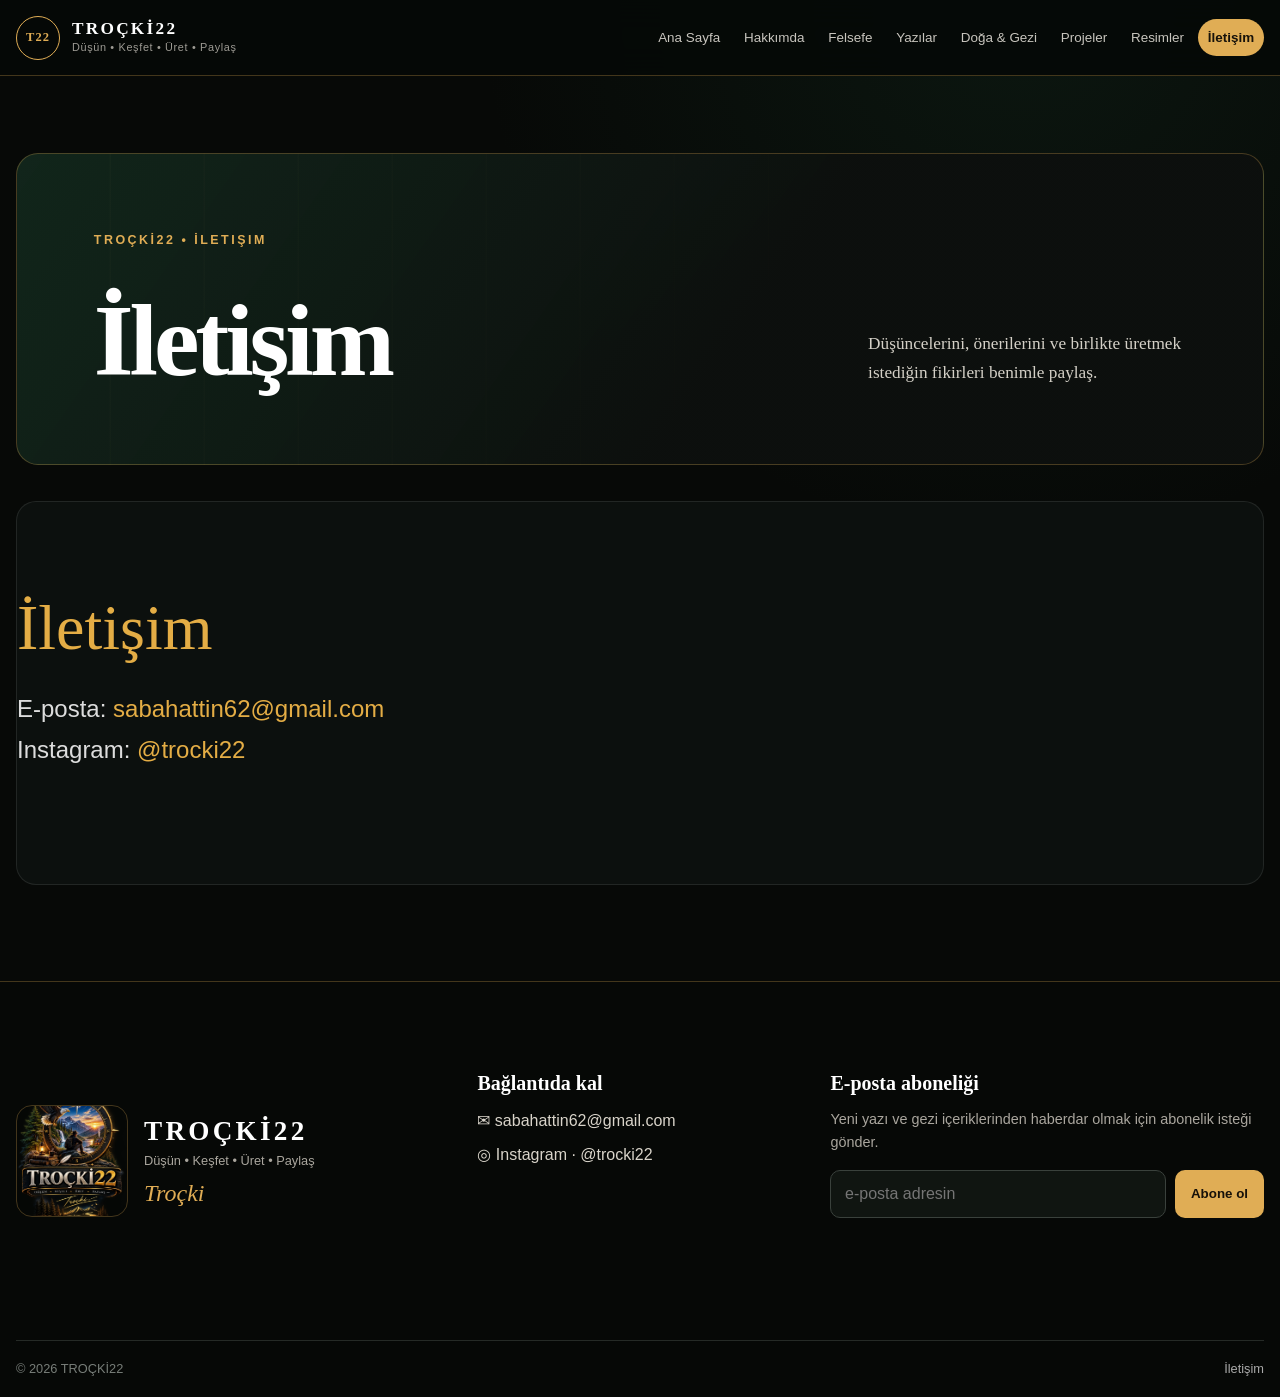
<file: iletisim.html>
<!doctype html>
<html lang="tr">
<head>
  <meta charset="utf-8">
  <meta name="viewport" content="width=device-width,initial-scale=1,viewport-fit=cover">
  <meta name="description" content="Düşüncelerini, önerilerini ve birlikte üretmek istediğin fikirleri benimle paylaş.">
  <title>İletişim · TROÇKİ22</title>
  <link rel="stylesheet" href="assets/css/legacy.css">
  <link rel="stylesheet" href="assets/css/site.css">
  <script defer src="assets/js/site.js"></script>
</head>
<body data-page="iletisim">
  <a class="skip-link" href="#icerik">İçeriğe geç</a>
<header class="site-header">
  <a class="site-logo" href="index.html" aria-label="TROÇKİ22 ana sayfa">
    <span class="site-logo-mark">T22</span>
    <span><strong>TROÇKİ22</strong><small>Düşün • Keşfet • Üret • Paylaş</small></span>
  </a>
  <button class="nav-toggle" type="button" aria-expanded="false" aria-controls="siteNav">
    <span></span><span></span><span></span><b>Menü</b>
  </button>
  <nav class="site-nav" id="siteNav" aria-label="Ana menü">
    <a href="index.html">Ana Sayfa</a>
<a href="hakkimda.html">Hakkımda</a>
<a href="felsefe.html">Felsefe</a>
<a href="yazilar.html">Yazılar</a>
<a href="doga-gezi.html">Doğa &amp; Gezi</a>
<a href="projeler.html">Projeler</a>
<a href="resimler.html">Resimler</a>
<a href="iletisim.html" aria-current="page" class="active">İletişim</a>
  </nav>
</header>
  <main class="site-main" id="icerik">
    <header class="page-intro">
      <p class="eyebrow">TROÇKİ22 • İLETIŞIM</p>
      <h1>İletişim</h1>
      <p>Düşüncelerini, önerilerini ve birlikte üretmek istediğin fikirleri benimle paylaş.</p>
    </header>
    <div class="legacy-content page-iletisim">
      <section class="section" id="sec-iletisim">
<h2 data-i18n="contact">İletişim</h2>
<p>
    E-posta: <a href="mailto:sabahattin62@gmail.com" style="color:#e4ad45;text-decoration:none;">sabahattin62@gmail.com</a><br/>
    Instagram: <a href="https://www.instagram.com/trocki22/" rel="noopener" style="color:#e4ad45;text-decoration:none;" target="_blank">@trocki22</a>
</p>
</section>
    </div>
  </main>
  <footer class="site-footer">
  <div class="footer-grid">
    <div class="footer-brand">
      <img src="assets/images/img-24638239a291be96070a.webp" alt="TROÇKİ22 marka görseli" loading="lazy" decoding="async">
      <div><strong>TROÇKİ22</strong><p>Düşün • Keşfet • Üret • Paylaş</p><span class="signature">Troçki</span></div>
    </div>
    <div class="footer-contact">
      <h2>Bağlantıda kal</h2>
      <a href="mailto:sabahattin62@gmail.com">✉ sabahattin62@gmail.com</a>
      <a href="https://www.instagram.com/trocki22/" target="_blank" rel="noopener">◎ Instagram · @trocki22</a>
    </div>
    <form class="subscribe-form" data-subscribe novalidate>
      <label for="subscribeEmail">E-posta aboneliği</label>
      <p>Yeni yazı ve gezi içeriklerinden haberdar olmak için abonelik isteği gönder.</p>
      <div class="subscribe-row">
        <input id="subscribeEmail" name="email" type="email" inputmode="email" autocomplete="email" placeholder="e-posta adresin" required>
        <button type="submit">Abone ol</button>
      </div>
      <span class="form-status" role="status" aria-live="polite"></span>
    </form>
  </div>
  <div class="footer-bottom"><span>© 2026 TROÇKİ22</span><a href="iletisim.html">İletişim</a></div>
</footer>
  <div class="toast" id="toast" role="status" aria-live="polite"></div>
<div class="lightbox" id="lightbox" onclick="closeLightbox(event)">
  <button aria-label="Fotoğrafı kapat" type="button" onclick="closeLightbox()">×</button>
  <img alt="Büyük fotoğraf" id="lightboxImg">
</div>
<div class="doga-lightbox" id="dogaLightbox" onclick="if(event.target===this) closeDogaLightbox()">
  <button aria-label="Fotoğrafı kapat" class="doga-lightbox-close" type="button" onclick="closeDogaLightbox()">×</button>
  <img alt="Büyük doğa fotoğrafı" id="dogaLightboxImg">
  <div class="doga-lightbox-caption" id="dogaLightboxCaption"></div>
</div>
</body>
</html>
</file>
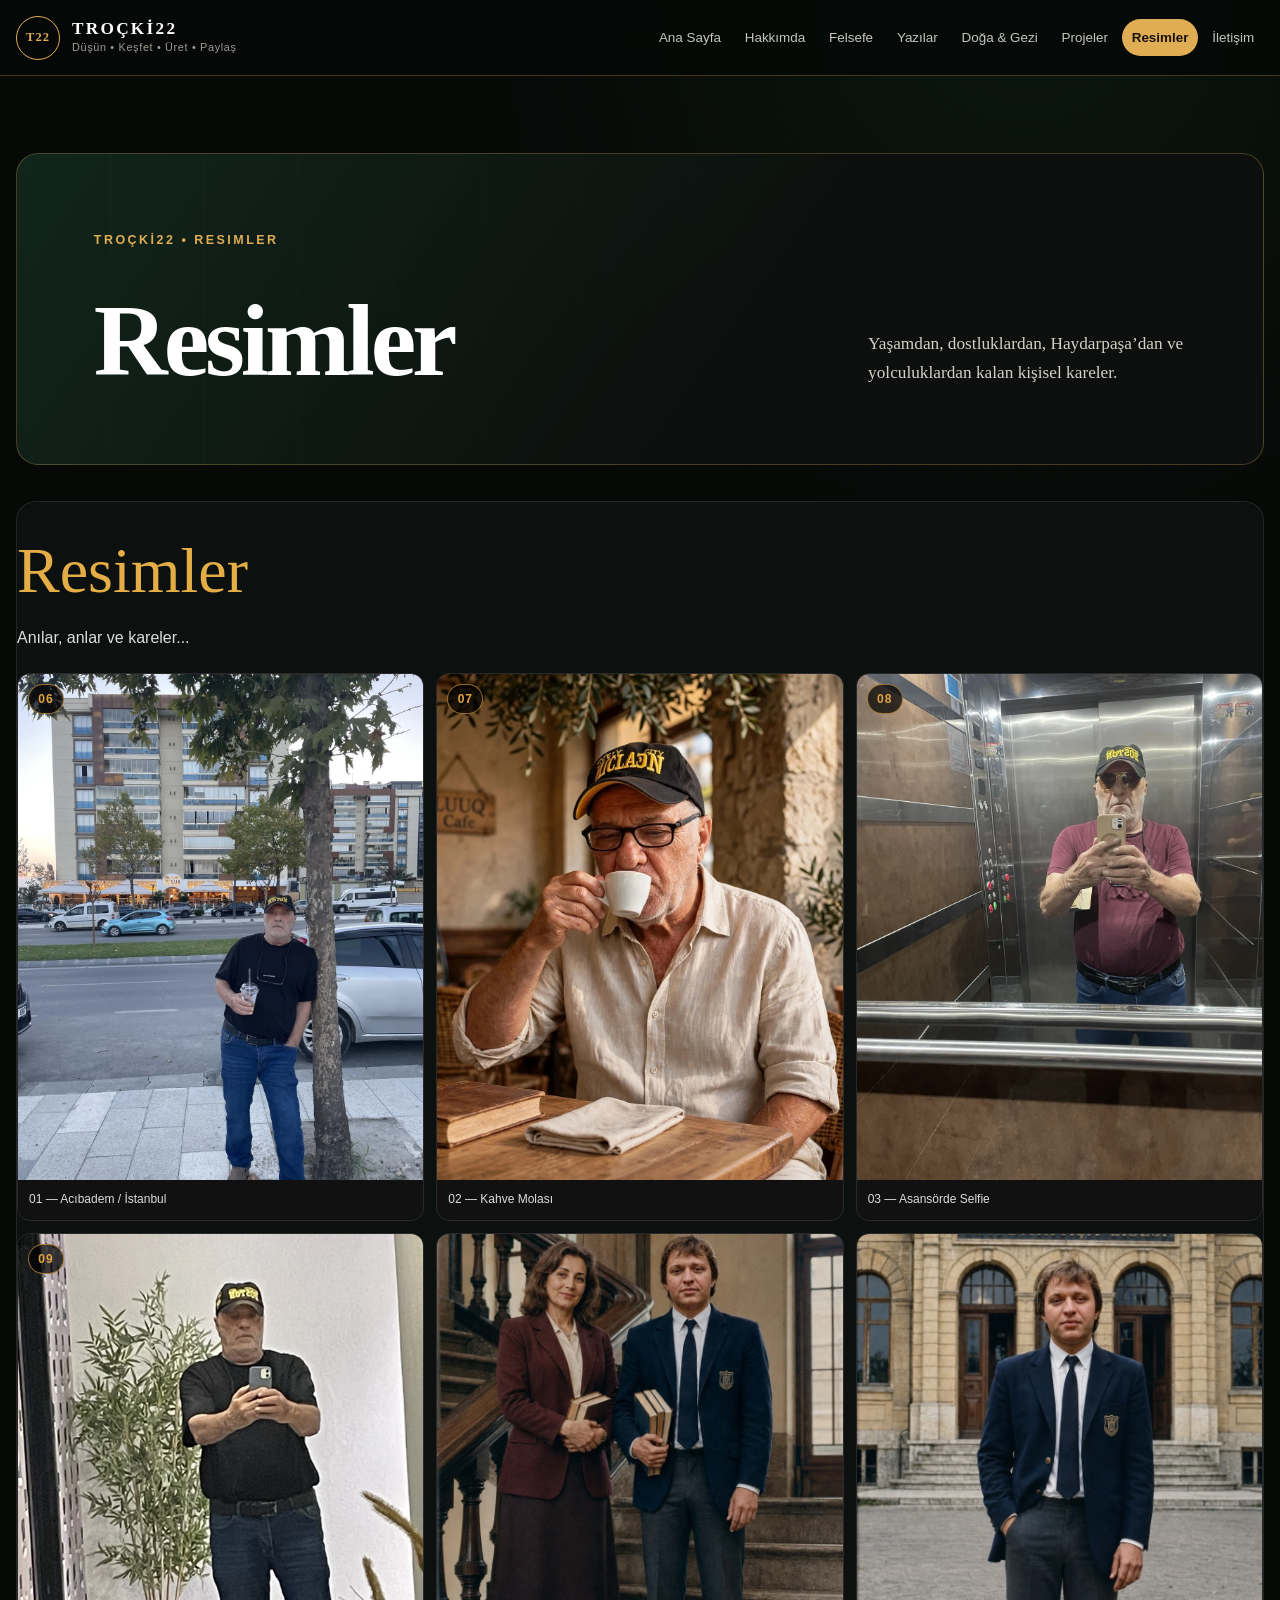
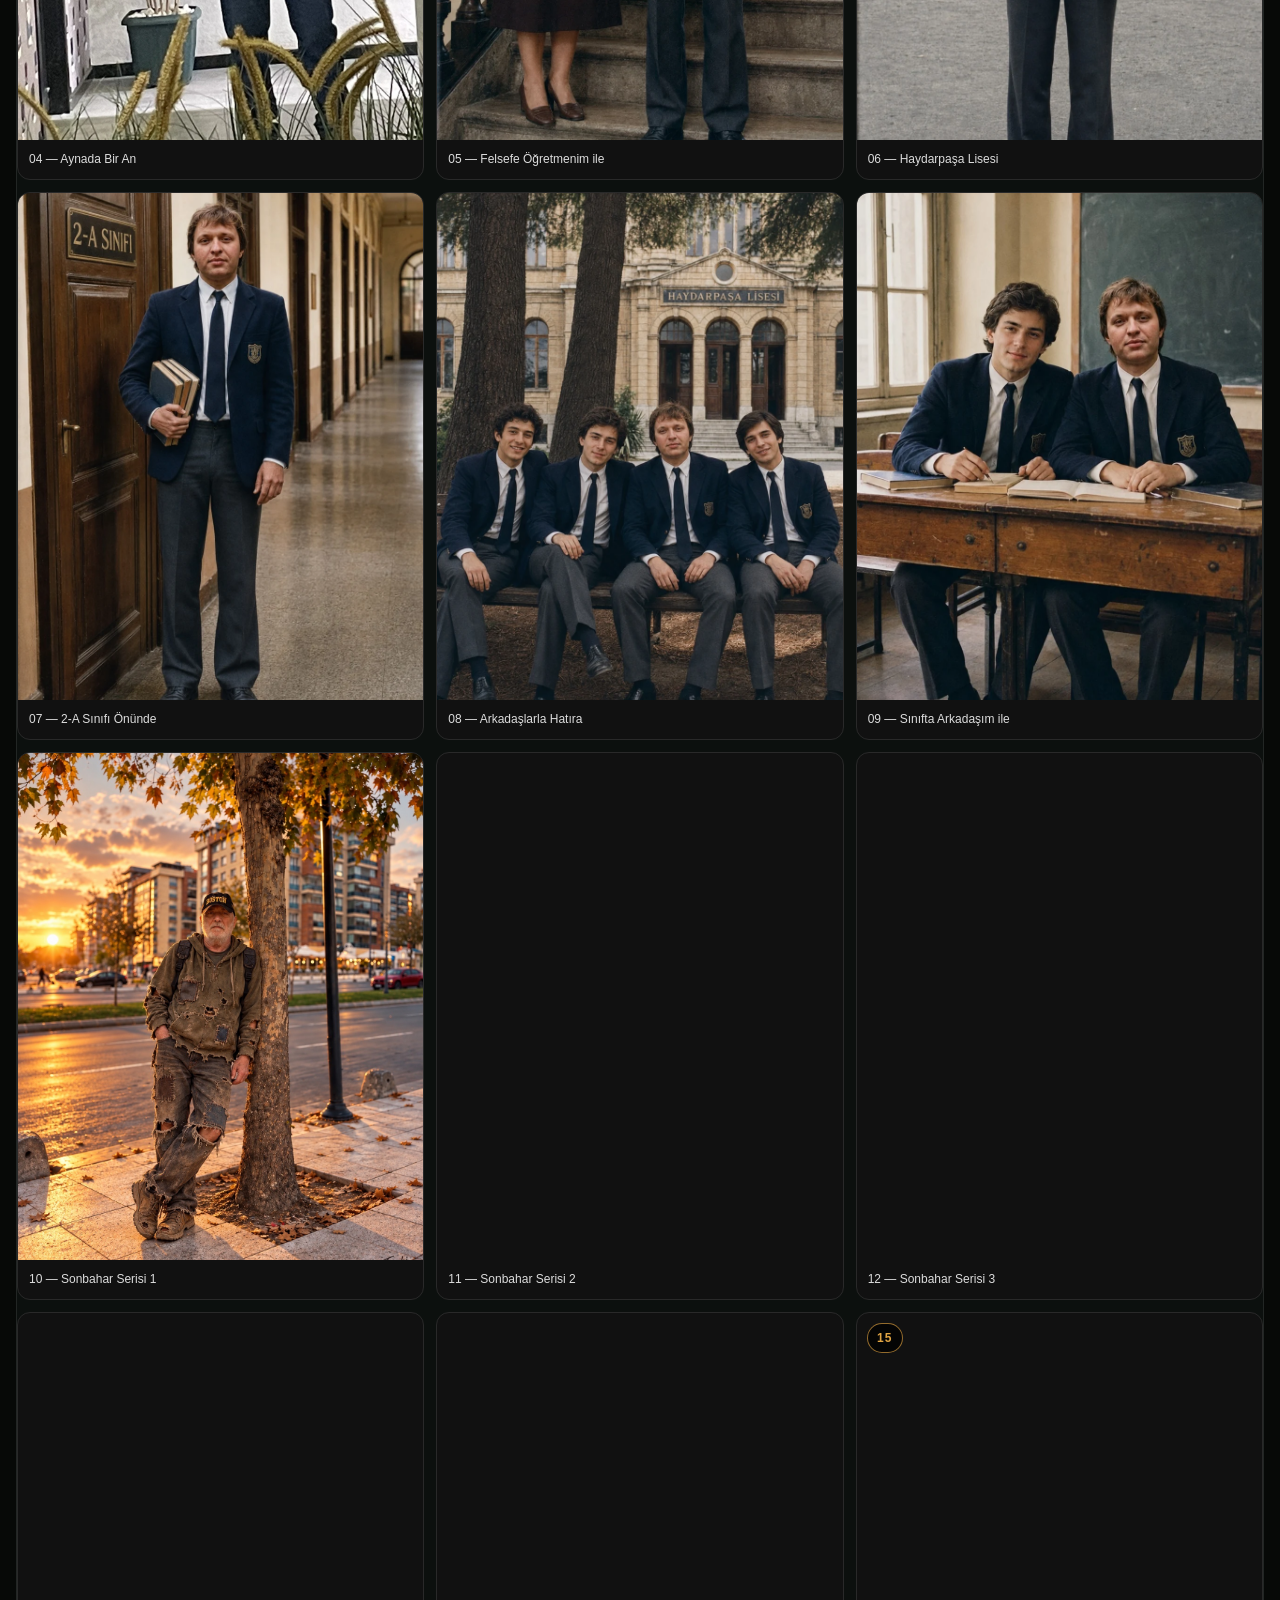
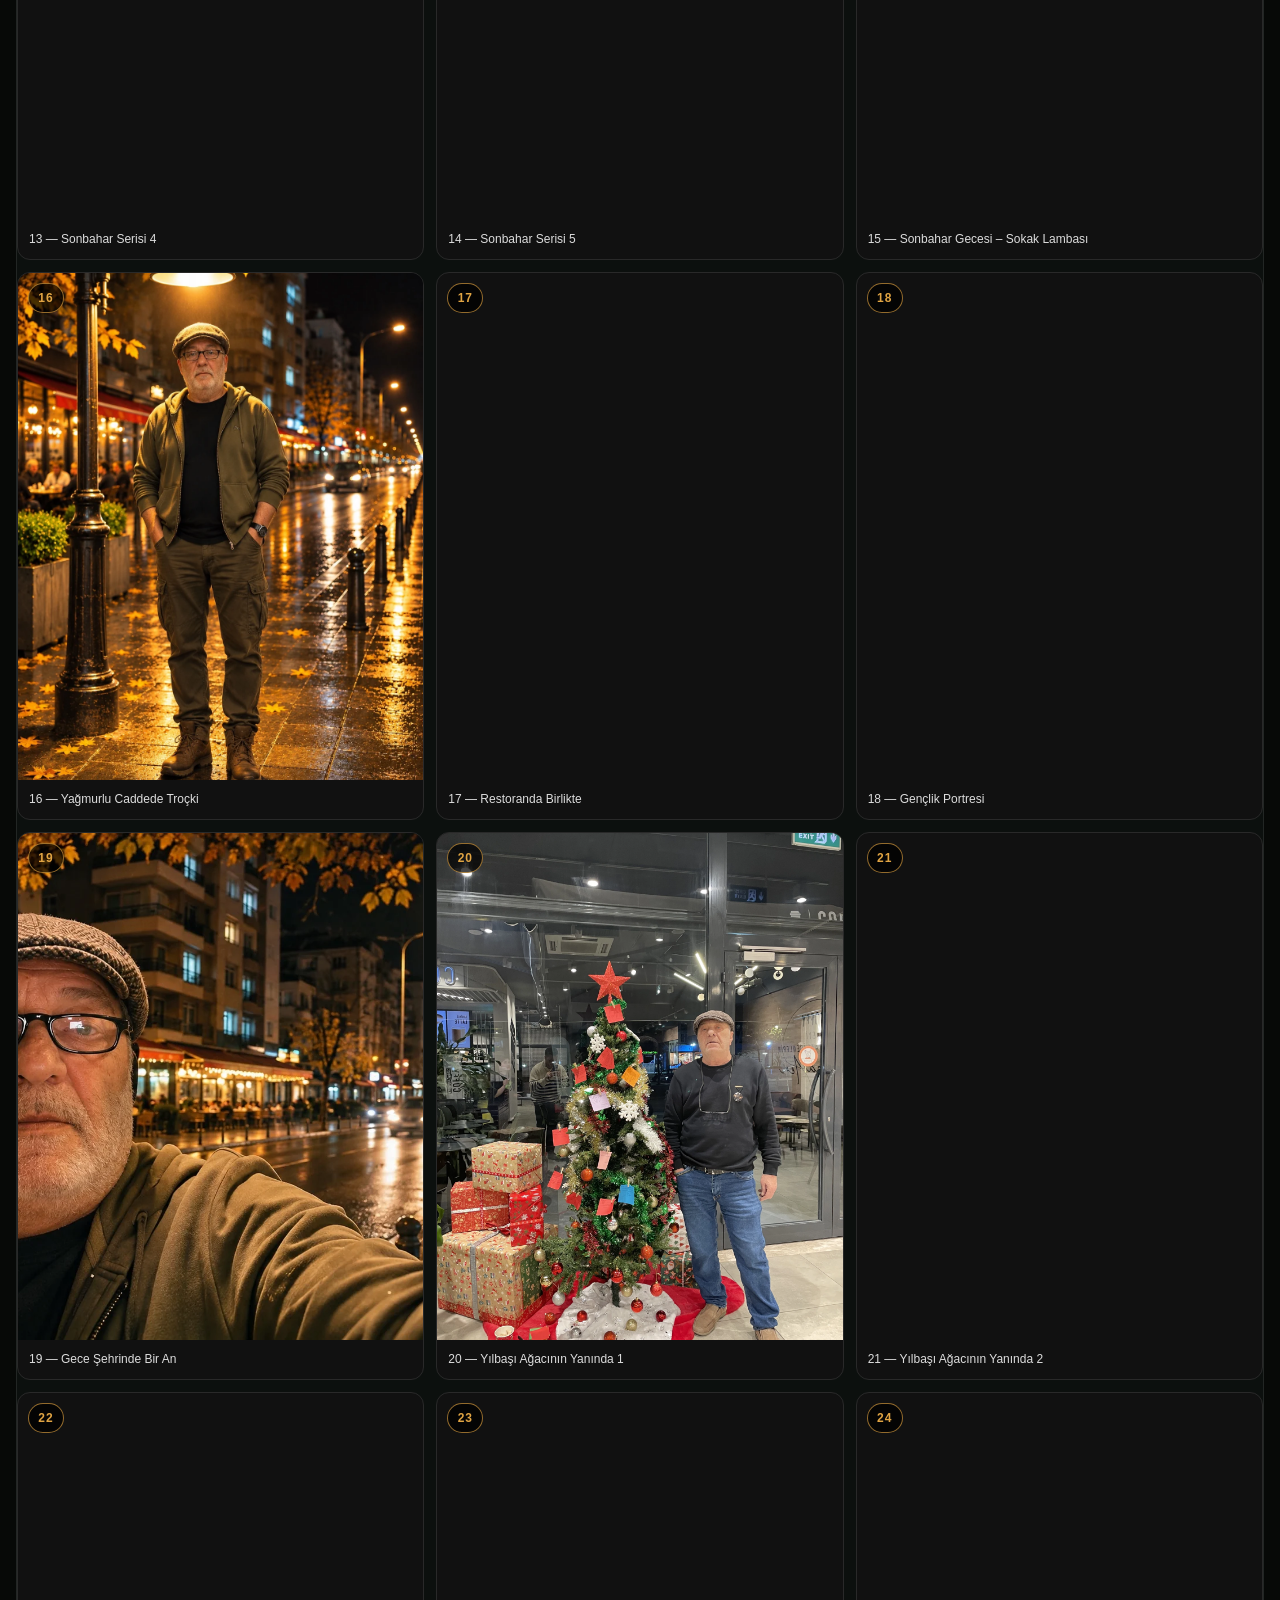
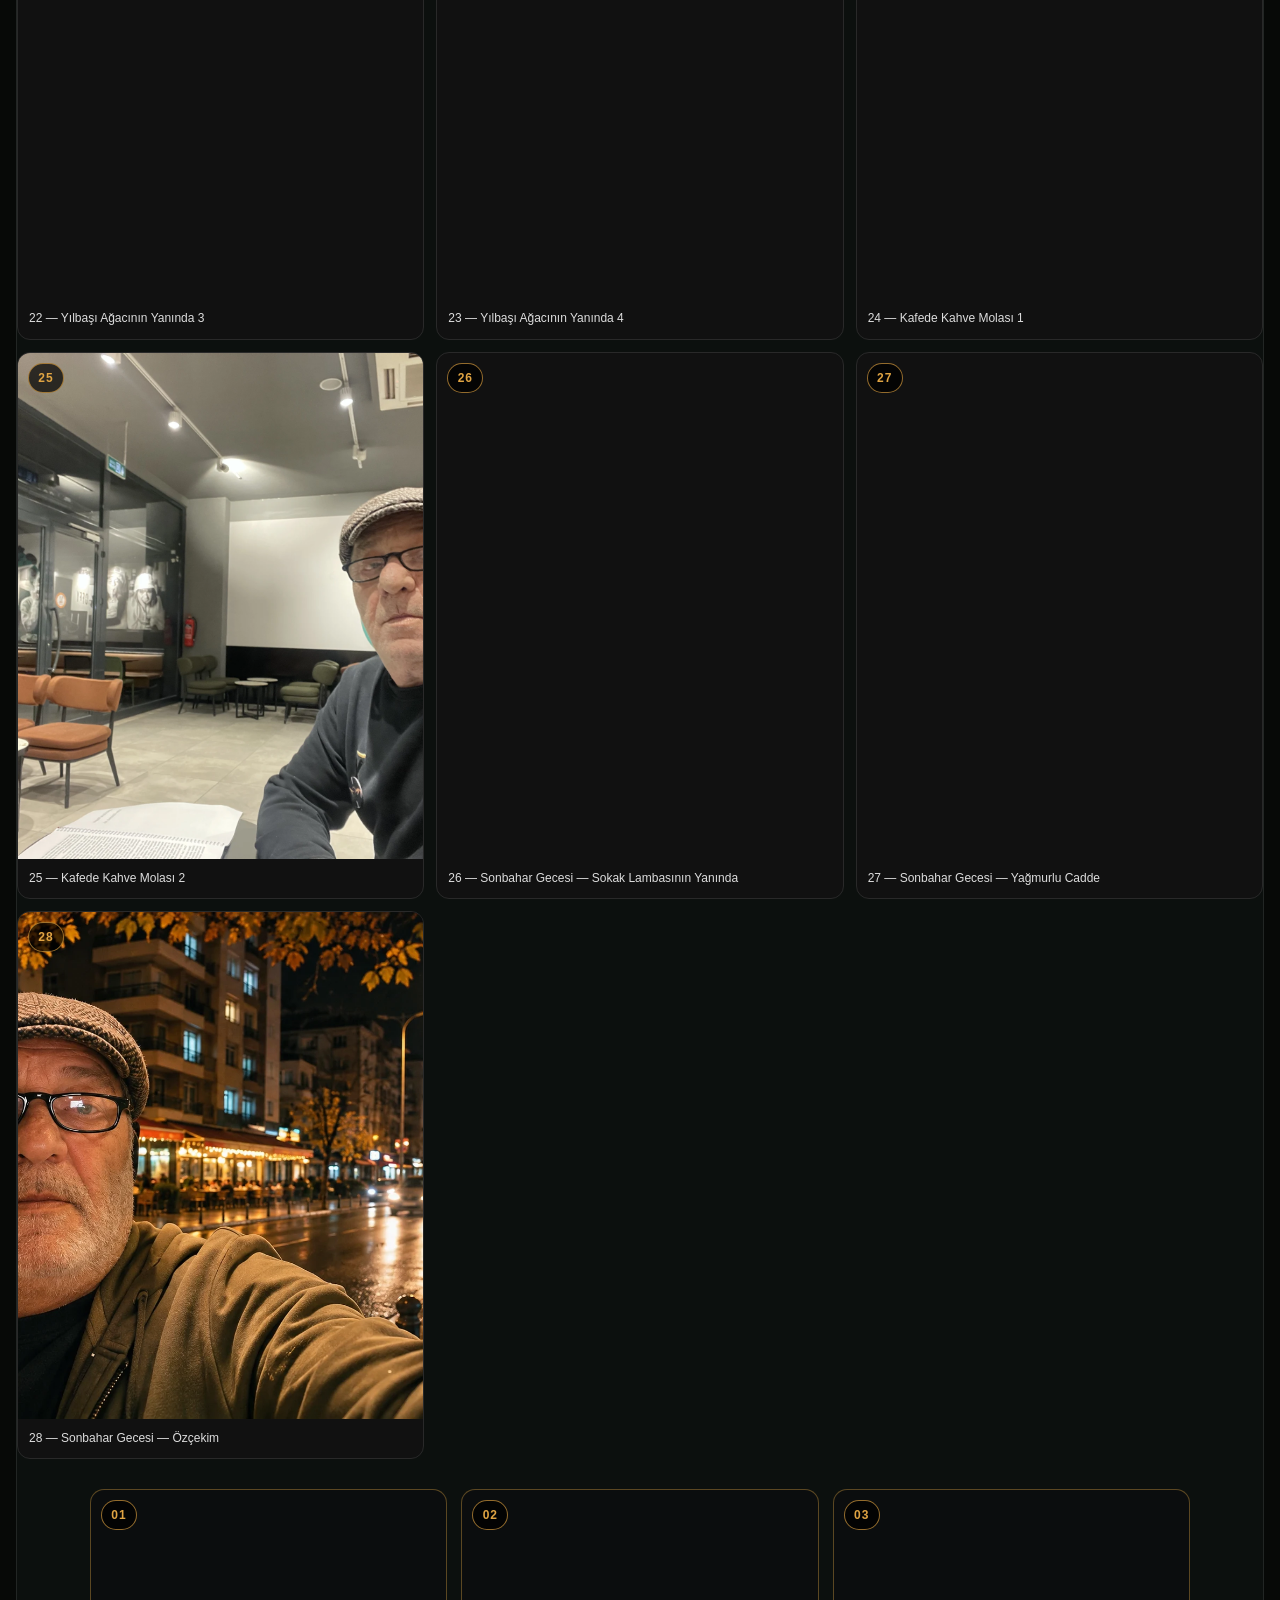
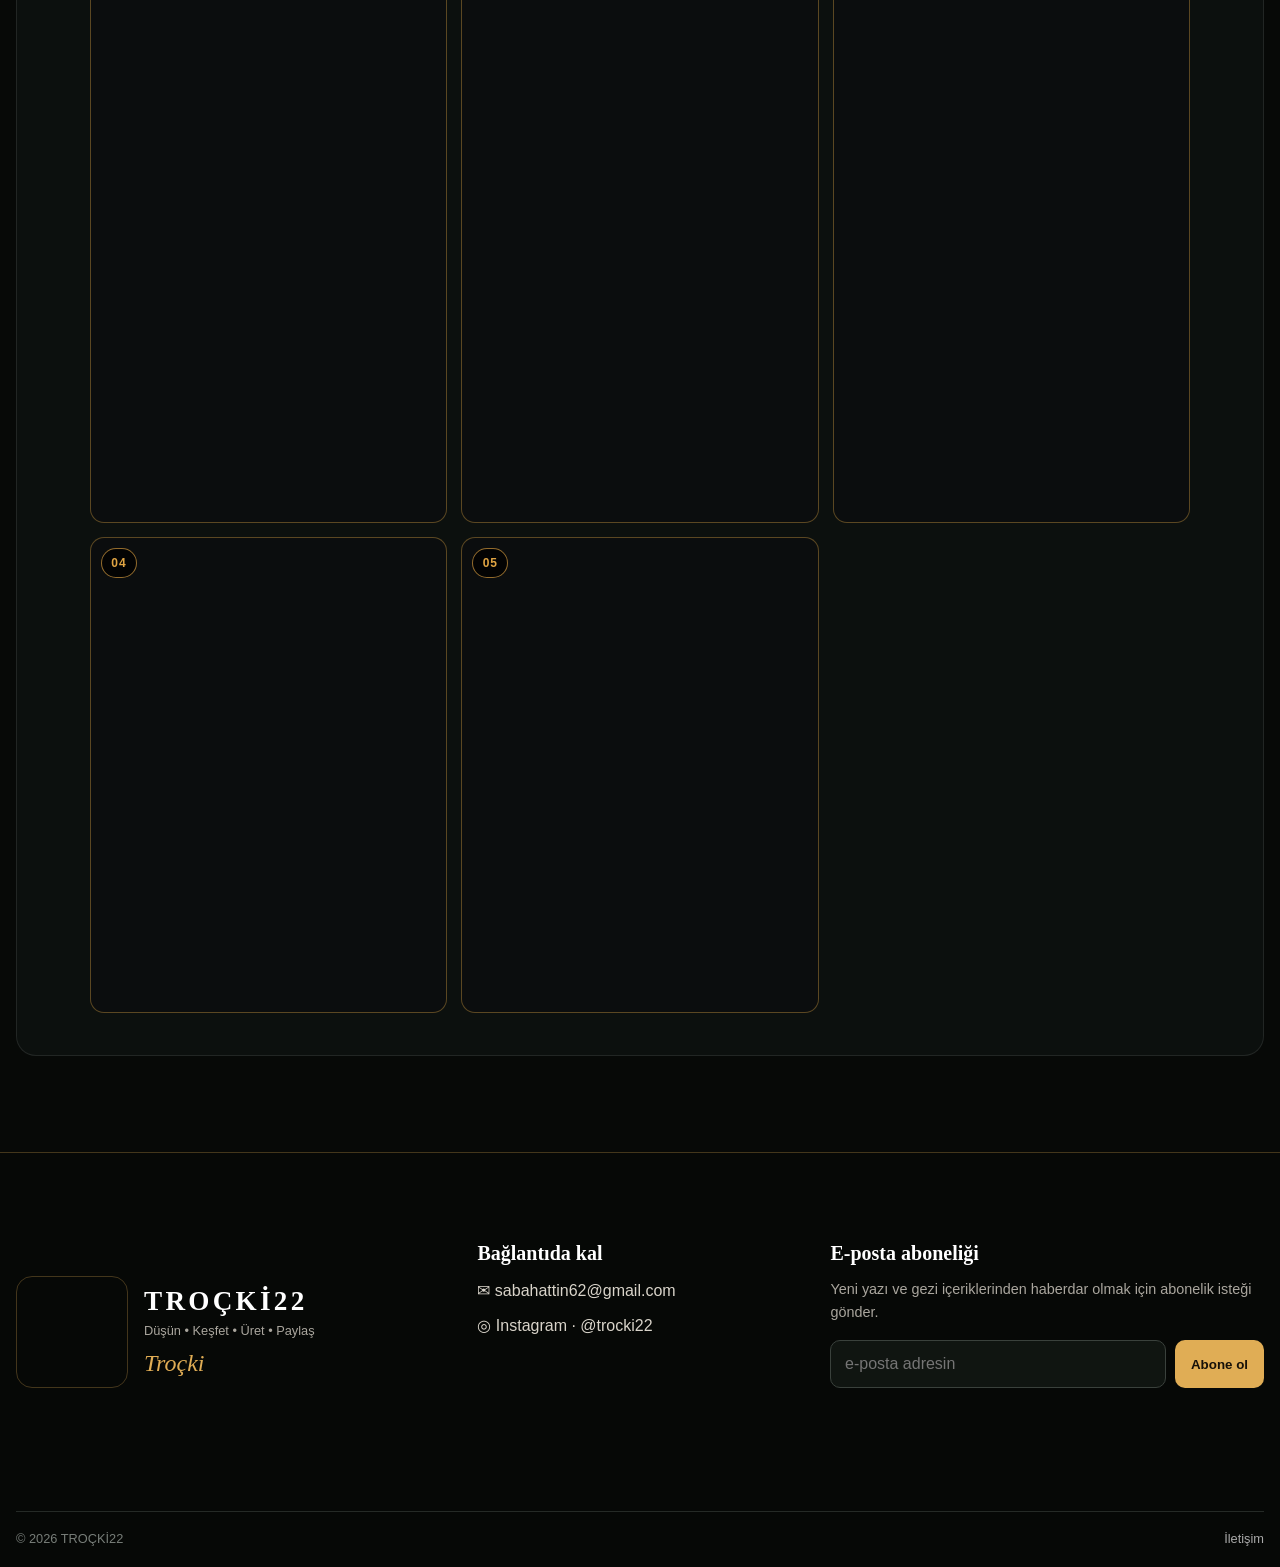
<file: resimler.html>
<!doctype html>
<html lang="tr">
<head>
  <meta charset="utf-8">
  <meta name="viewport" content="width=device-width,initial-scale=1,viewport-fit=cover">
  <meta name="description" content="Yaşamdan, dostluklardan, Haydarpaşa’dan ve yolculuklardan kalan kişisel kareler.">
  <title>Resimler · TROÇKİ22</title>
  <link rel="stylesheet" href="assets/css/legacy.css">
  <link rel="stylesheet" href="assets/css/site.css">
  <script defer src="assets/js/site.js"></script>
</head>
<body data-page="resimler">
  <a class="skip-link" href="#icerik">İçeriğe geç</a>
<header class="site-header">
  <a class="site-logo" href="index.html" aria-label="TROÇKİ22 ana sayfa">
    <span class="site-logo-mark">T22</span>
    <span><strong>TROÇKİ22</strong><small>Düşün • Keşfet • Üret • Paylaş</small></span>
  </a>
  <button class="nav-toggle" type="button" aria-expanded="false" aria-controls="siteNav">
    <span></span><span></span><span></span><b>Menü</b>
  </button>
  <nav class="site-nav" id="siteNav" aria-label="Ana menü">
    <a href="index.html">Ana Sayfa</a>
<a href="hakkimda.html">Hakkımda</a>
<a href="felsefe.html">Felsefe</a>
<a href="yazilar.html">Yazılar</a>
<a href="doga-gezi.html">Doğa &amp; Gezi</a>
<a href="projeler.html">Projeler</a>
<a href="resimler.html" aria-current="page" class="active">Resimler</a>
<a href="iletisim.html">İletişim</a>
  </nav>
</header>
  <main class="site-main" id="icerik">
    <header class="page-intro">
      <p class="eyebrow">TROÇKİ22 • RESIMLER</p>
      <h1>Resimler</h1>
      <p>Yaşamdan, dostluklardan, Haydarpaşa’dan ve yolculuklardan kalan kişisel kareler.</p>
    </header>
    <div class="legacy-content page-resimler">
      <section class="section" data-next-photo-number="29" id="sec-resimler">
<h2 data-i18n="images">Resimler</h2>
<p>Anılar, anlar ve kareler...</p>
<div class="gallery-grid"><figure class="gallery-item"><div class="resim-numara">06</div>
<img decoding="async" alt="Acıbadem / İstanbul" loading="lazy" onclick="openLightbox(this.src)" src="assets/images/img-10a3ed464838a4666a5a.webp"/>
<figcaption>01 — Acıbadem / İstanbul</figcaption>
</figure>
<figure class="gallery-item"><div class="resim-numara">07</div>
<img decoding="async" alt="Kahve Molası" loading="lazy" onclick="openLightbox(this.src)" src="assets/images/img-d4f32514df8c84e33c98.webp"/>
<figcaption>02 — Kahve Molası</figcaption>
</figure>
<figure class="gallery-item"><div class="resim-numara">08</div>
<img decoding="async" alt="Asansörde Selfie" loading="lazy" onclick="openLightbox(this.src)" src="assets/images/img-92373efe240955993434.webp"/>
<figcaption>03 — Asansörde Selfie</figcaption>
</figure>
<figure class="gallery-item"><div class="resim-numara">09</div>
<img decoding="async" alt="Aynada Bir An" loading="lazy" onclick="openLightbox(this.src)" src="assets/images/img-27c773ff252bbab14231.webp"/>
<figcaption>04 — Aynada Bir An</figcaption>
</figure>
<figure class="gallery-item">
<img decoding="async" alt="Felsefe Öğretmenim ile" loading="lazy" onclick="openLightbox(this.src)" src="assets/images/img-c862bc9d46aab19a0bb0.webp"/>
<figcaption>05 — Felsefe Öğretmenim ile</figcaption>
</figure>
<figure class="gallery-item">
<img decoding="async" alt="Haydarpaşa Lisesi" loading="lazy" onclick="openLightbox(this.src)" src="assets/images/img-f8b250971d83ab18fb94.webp"/>
<figcaption>06 — Haydarpaşa Lisesi</figcaption>
</figure>
<figure class="gallery-item">
<img decoding="async" alt="2-A Sınıfı Önünde" loading="lazy" onclick="openLightbox(this.src)" src="assets/images/img-2c709fd909bea0298bf3.webp"/>
<figcaption>07 — 2-A Sınıfı Önünde</figcaption>
</figure>
<figure class="gallery-item">
<img decoding="async" alt="Arkadaşlarla Hatıra" loading="lazy" onclick="openLightbox(this.src)" src="assets/images/img-6cfbdb3199cf46d36cff.webp"/>
<figcaption>08 — Arkadaşlarla Hatıra</figcaption>
</figure>
<figure class="gallery-item">
<img decoding="async" alt="Sınıfta Arkadaşım ile" loading="lazy" onclick="openLightbox(this.src)" src="assets/images/img-d46a728afc5339c1ddc6.webp"/>
<figcaption>09 — Sınıfta Arkadaşım ile</figcaption>
</figure>
<figure class="gallery-item">
<img decoding="async" alt="Sonbahar serisi 1 — Troçki" loading="lazy" onclick="openLightbox(this.src)" src="assets/images/3351F69C-BE66-4B36-86B8-989A8072DC90_Original(2).jpeg"/>
<figcaption>10 — Sonbahar Serisi 1</figcaption>
</figure>
<figure class="gallery-item">
<img decoding="async" alt="Sonbahar serisi 2 — Troçki" loading="lazy" onclick="openLightbox(this.src)" src="assets/images/B8F5B3BF-188B-4D3E-9A2D-EA3A59672BA2.jpeg"/>
<figcaption>11 — Sonbahar Serisi 2</figcaption>
</figure>
<figure class="gallery-item">
<img decoding="async" alt="Sonbahar serisi 3 — Troçki" loading="lazy" onclick="openLightbox(this.src)" src="assets/images/80C3FF1A-B64F-4F8C-BE57-0B41B061E83D.jpeg"/>
<figcaption>12 — Sonbahar Serisi 3</figcaption>
</figure>
<figure class="gallery-item">
<img decoding="async" alt="Sonbahar serisi 4 — Troçki" loading="lazy" onclick="openLightbox(this.src)" src="assets/images/FC2E427D-3EDE-4B57-AFD8-CDA078503D1D.jpeg"/>
<figcaption>13 — Sonbahar Serisi 4</figcaption>
</figure>
<figure class="gallery-item">
<img decoding="async" alt="Sonbahar serisi 5 — Troçki" loading="lazy" onclick="openLightbox(this.src)" src="assets/images/968833DC-4480-4754-8861-C33442A13048.jpeg"/>
<figcaption>14 — Sonbahar Serisi 5</figcaption>
</figure>
<figure class="gallery-item"><div class="resim-numara">15</div>
<img decoding="async" alt="Sonbahar Gecesi – Sokak Lambası" loading="lazy" onclick="openLightbox(this.src)" src="assets/images/trocki-fotograf-15.webp"/>
<figcaption>15 — Sonbahar Gecesi – Sokak Lambası</figcaption>
</figure>
<figure class="gallery-item"><div class="resim-numara">16</div>
<img decoding="async" alt="Yağmurlu Caddede Troçki" loading="lazy" onclick="openLightbox(this.src)" src="assets/images/trocki-fotograf-16.webp"/>
<figcaption>16 — Yağmurlu Caddede Troçki</figcaption>
</figure>
<figure class="gallery-item"><div class="resim-numara">17</div>
<img decoding="async" alt="Restoranda Birlikte" loading="lazy" onclick="openLightbox(this.src)" src="assets/images/trocki-fotograf-17.webp"/>
<figcaption>17 — Restoranda Birlikte</figcaption>
</figure>
<figure class="gallery-item"><div class="resim-numara">18</div>
<img decoding="async" alt="Gençlik Portresi" loading="lazy" onclick="openLightbox(this.src)" src="assets/images/trocki-fotograf-18.webp"/>
<figcaption>18 — Gençlik Portresi</figcaption>
</figure>
<figure class="gallery-item"><div class="resim-numara">19</div>
<img decoding="async" alt="Gece Şehrinde Bir An" loading="lazy" onclick="openLightbox(this.src)" src="assets/images/trocki-fotograf-19.webp"/>
<figcaption>19 — Gece Şehrinde Bir An</figcaption>
</figure>
<figure class="gallery-item"><div class="resim-numara">20</div>
<img decoding="async" alt="Yılbaşı Ağacının Yanında 1" loading="lazy" onclick="openLightbox(this.src)" src="assets/images/trocki-20261124-img_8932.webp" width="1440" height="1920"/>
<figcaption>20 — Yılbaşı Ağacının Yanında 1</figcaption>
</figure>
<figure class="gallery-item"><div class="resim-numara">21</div>
<img decoding="async" alt="Yılbaşı Ağacının Yanında 2" loading="lazy" onclick="openLightbox(this.src)" src="assets/images/trocki-20261124-img_8933.webp" width="1440" height="1920"/>
<figcaption>21 — Yılbaşı Ağacının Yanında 2</figcaption>
</figure>
<figure class="gallery-item"><div class="resim-numara">22</div>
<img decoding="async" alt="Yılbaşı Ağacının Yanında 3" loading="lazy" onclick="openLightbox(this.src)" src="assets/images/trocki-20261124-img_8930.webp" width="1440" height="1920"/>
<figcaption>22 — Yılbaşı Ağacının Yanında 3</figcaption>
</figure>
<figure class="gallery-item"><div class="resim-numara">23</div>
<img decoding="async" alt="Yılbaşı Ağacının Yanında 4" loading="lazy" onclick="openLightbox(this.src)" src="assets/images/trocki-20261124-img_8929.webp" width="1440" height="1920"/>
<figcaption>23 — Yılbaşı Ağacının Yanında 4</figcaption>
</figure>
<figure class="gallery-item"><div class="resim-numara">24</div>
<img decoding="async" alt="Kafede Kahve Molası 1" loading="lazy" onclick="openLightbox(this.src)" src="assets/images/trocki-20261124-img_8927.webp" width="1920" height="1440"/>
<figcaption>24 — Kafede Kahve Molası 1</figcaption>
</figure>
<figure class="gallery-item"><div class="resim-numara">25</div>
<img decoding="async" alt="Kafede Kahve Molası 2" loading="lazy" onclick="openLightbox(this.src)" src="assets/images/trocki-20261124-img_8926.webp" width="1920" height="1440"/>
<figcaption>25 — Kafede Kahve Molası 2</figcaption>
</figure>
<figure class="gallery-item"><div class="resim-numara">26</div>
<img decoding="async" alt="Sonbahar Gecesi — Sokak Lambasının Yanında" loading="lazy" onclick="openLightbox(this.src)" src="assets/images/trocki-20261124-1d44d6d6-0efe-4b26-8963-992649170a88.webp" width="1024" height="1536"/>
<figcaption>26 — Sonbahar Gecesi — Sokak Lambasının Yanında</figcaption>
</figure>
<figure class="gallery-item"><div class="resim-numara">27</div>
<img decoding="async" alt="Sonbahar Gecesi — Yağmurlu Cadde" loading="lazy" onclick="openLightbox(this.src)" src="assets/images/trocki-20261124-4c9a4751-32e2-4f1e-a57f-5146d03399f1.webp" width="1024" height="1536"/>
<figcaption>27 — Sonbahar Gecesi — Yağmurlu Cadde</figcaption>
</figure>
<figure class="gallery-item"><div class="resim-numara">28</div>
<img decoding="async" alt="Sonbahar Gecesi — Özçekim" loading="lazy" onclick="openLightbox(this.src)" src="assets/images/trocki-20261124-4d8da14d-e098-4ea9-ae17-78a36e8e2bee.webp" width="1672" height="941"/>
<figcaption>28 — Sonbahar Gecesi — Özçekim</figcaption>
</figure></div>
<div class="new-photo-set">
<div class="new-photo-grid"><figure class="photo-card"><div class="resim-numara">01</div><img decoding="async" alt="Troçki fotoğraf arşivi 1" loading="lazy" src="assets/images/img-27c773ff252bbab14231.webp"/></figure>
<figure class="photo-card"><div class="resim-numara">02</div><img decoding="async" alt="Troçki fotoğraf arşivi 2" loading="lazy" src="assets/images/img-f8b250971d83ab18fb94.webp"/></figure>
<figure class="photo-card"><div class="resim-numara">03</div><img decoding="async" alt="Troçki fotoğraf arşivi 3" loading="lazy" src="assets/images/img-6cfbdb3199cf46d36cff.webp"/></figure>
<figure class="photo-card"><div class="resim-numara">04</div><img decoding="async" alt="Troçki fotoğraf arşivi 4" loading="lazy" src="assets/images/img-10a3ed464838a4666a5a.webp"/></figure>
<figure class="photo-card"><div class="resim-numara">05</div><img decoding="async" alt="Troçki fotoğraf arşivi 5" loading="lazy" src="assets/images/img-d4f32514df8c84e33c98.webp"/></figure></div>
</div>
</section>
    </div>
  </main>
  <footer class="site-footer">
  <div class="footer-grid">
    <div class="footer-brand">
      <img src="assets/images/img-24638239a291be96070a.webp" alt="TROÇKİ22 marka görseli" loading="lazy" decoding="async">
      <div><strong>TROÇKİ22</strong><p>Düşün • Keşfet • Üret • Paylaş</p><span class="signature">Troçki</span></div>
    </div>
    <div class="footer-contact">
      <h2>Bağlantıda kal</h2>
      <a href="mailto:sabahattin62@gmail.com">✉ sabahattin62@gmail.com</a>
      <a href="https://www.instagram.com/trocki22/" target="_blank" rel="noopener">◎ Instagram · @trocki22</a>
    </div>
    <form class="subscribe-form" data-subscribe novalidate>
      <label for="subscribeEmail">E-posta aboneliği</label>
      <p>Yeni yazı ve gezi içeriklerinden haberdar olmak için abonelik isteği gönder.</p>
      <div class="subscribe-row">
        <input id="subscribeEmail" name="email" type="email" inputmode="email" autocomplete="email" placeholder="e-posta adresin" required>
        <button type="submit">Abone ol</button>
      </div>
      <span class="form-status" role="status" aria-live="polite"></span>
    </form>
  </div>
  <div class="footer-bottom"><span>© 2026 TROÇKİ22</span><a href="iletisim.html">İletişim</a></div>
</footer>
  <div class="toast" id="toast" role="status" aria-live="polite"></div>
<div class="lightbox" id="lightbox" onclick="closeLightbox(event)">
  <button aria-label="Fotoğrafı kapat" type="button" onclick="closeLightbox()">×</button>
  <img alt="Büyük fotoğraf" id="lightboxImg">
</div>
<div class="doga-lightbox" id="dogaLightbox" onclick="if(event.target===this) closeDogaLightbox()">
  <button aria-label="Fotoğrafı kapat" class="doga-lightbox-close" type="button" onclick="closeDogaLightbox()">×</button>
  <img alt="Büyük doğa fotoğrafı" id="dogaLightboxImg">
  <div class="doga-lightbox-caption" id="dogaLightboxCaption"></div>
</div>
</body>
</html>
</file>
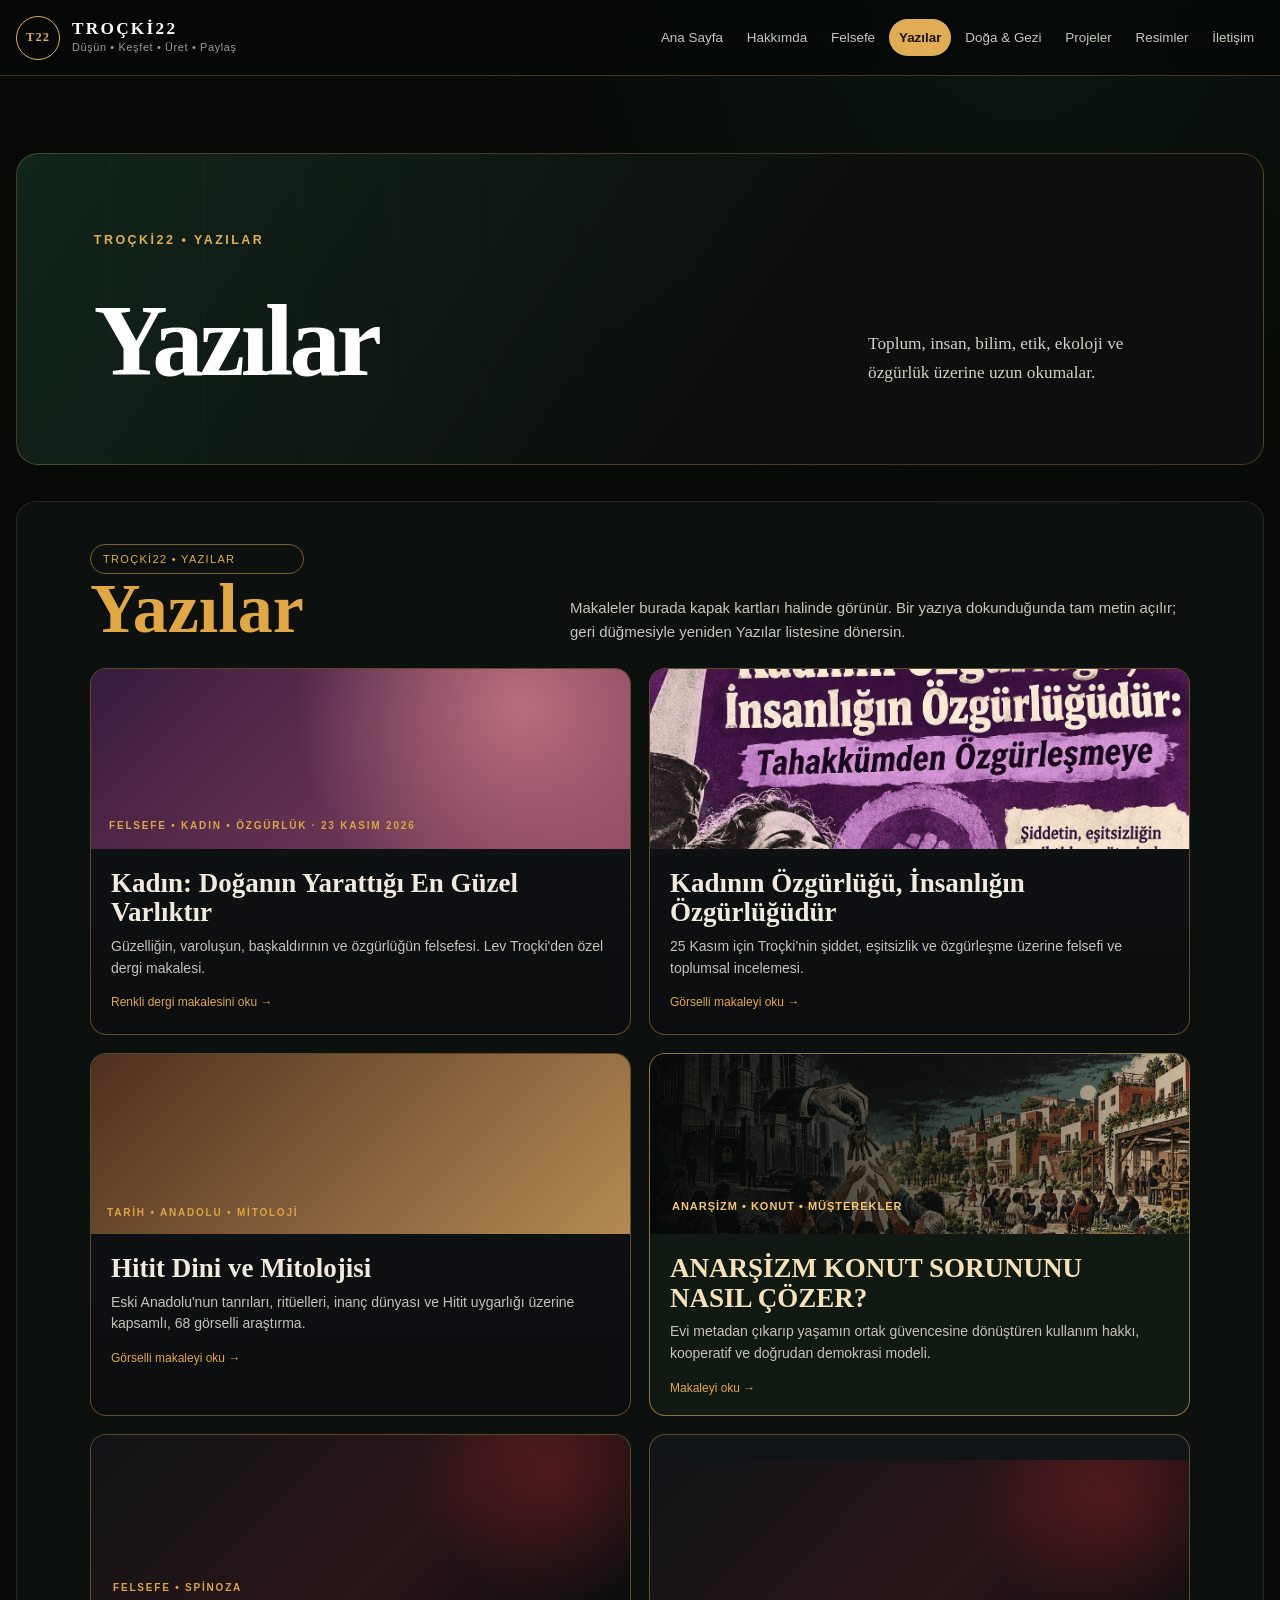
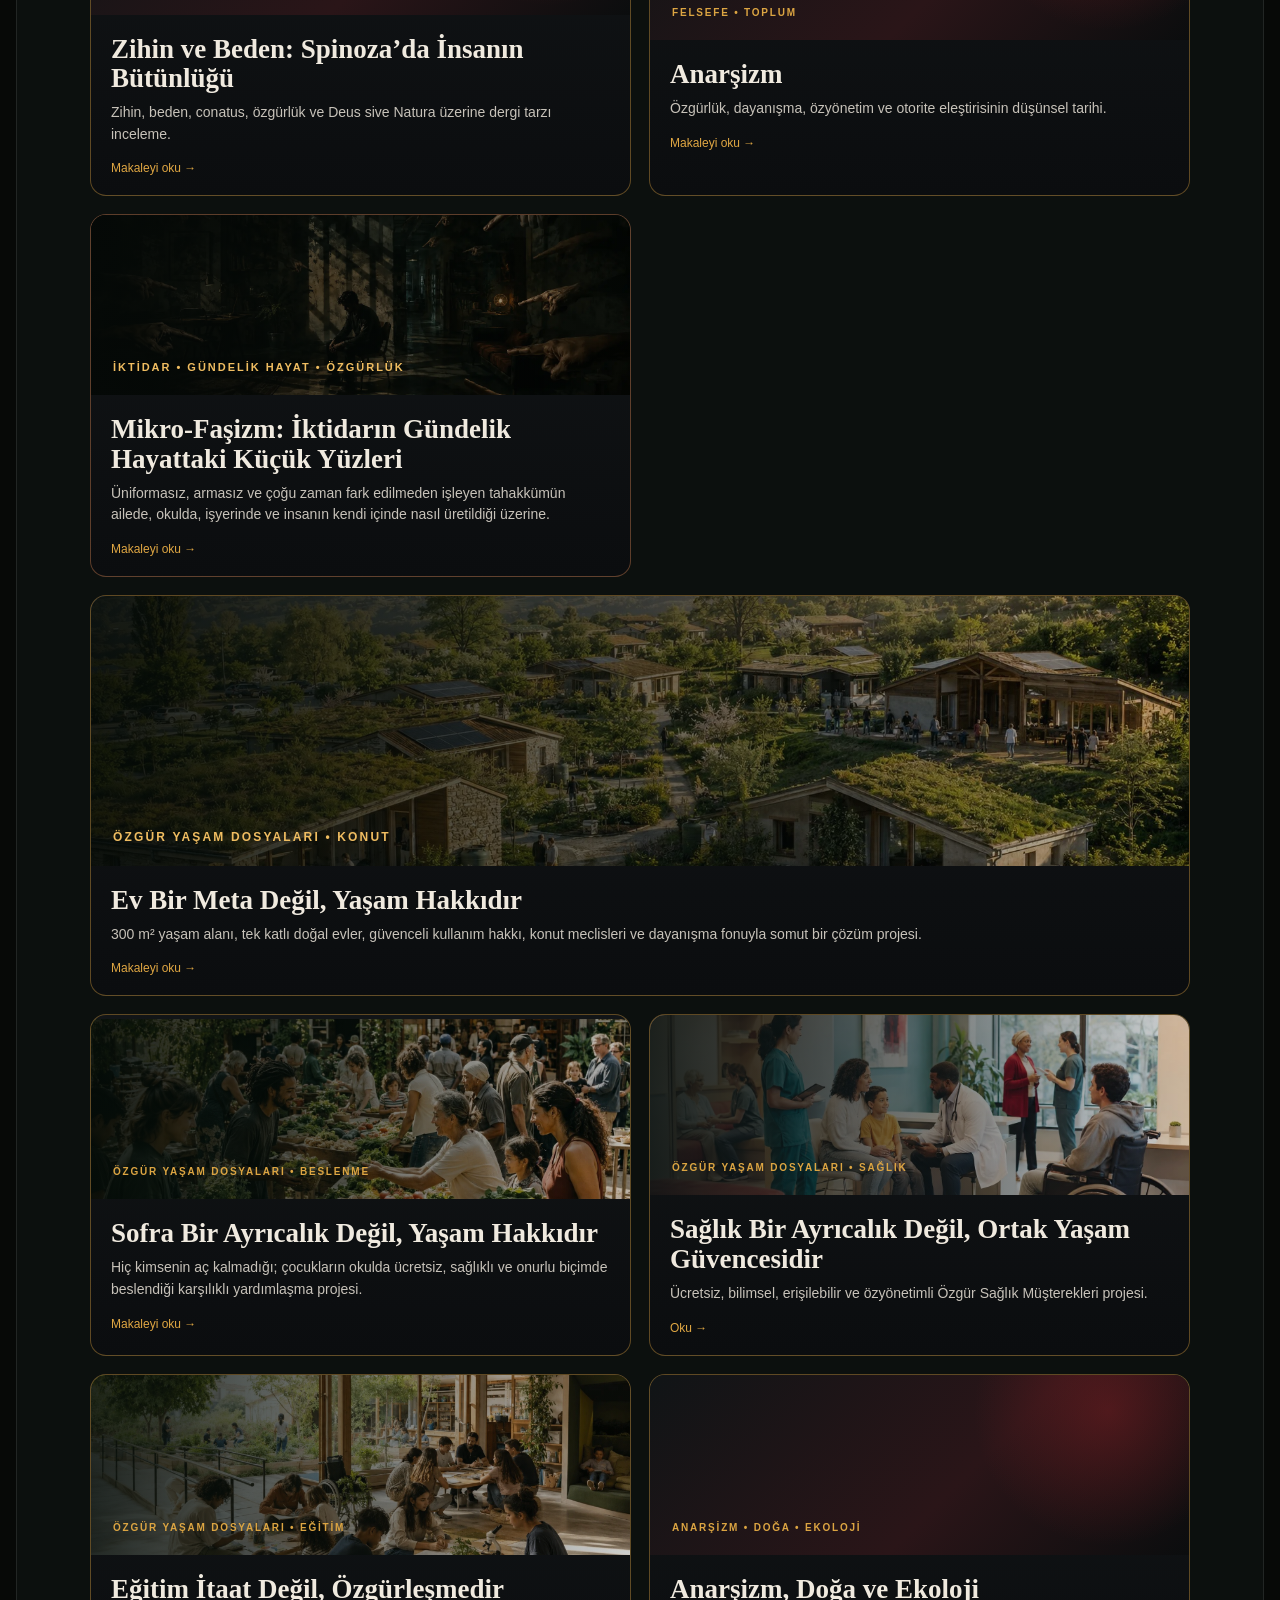
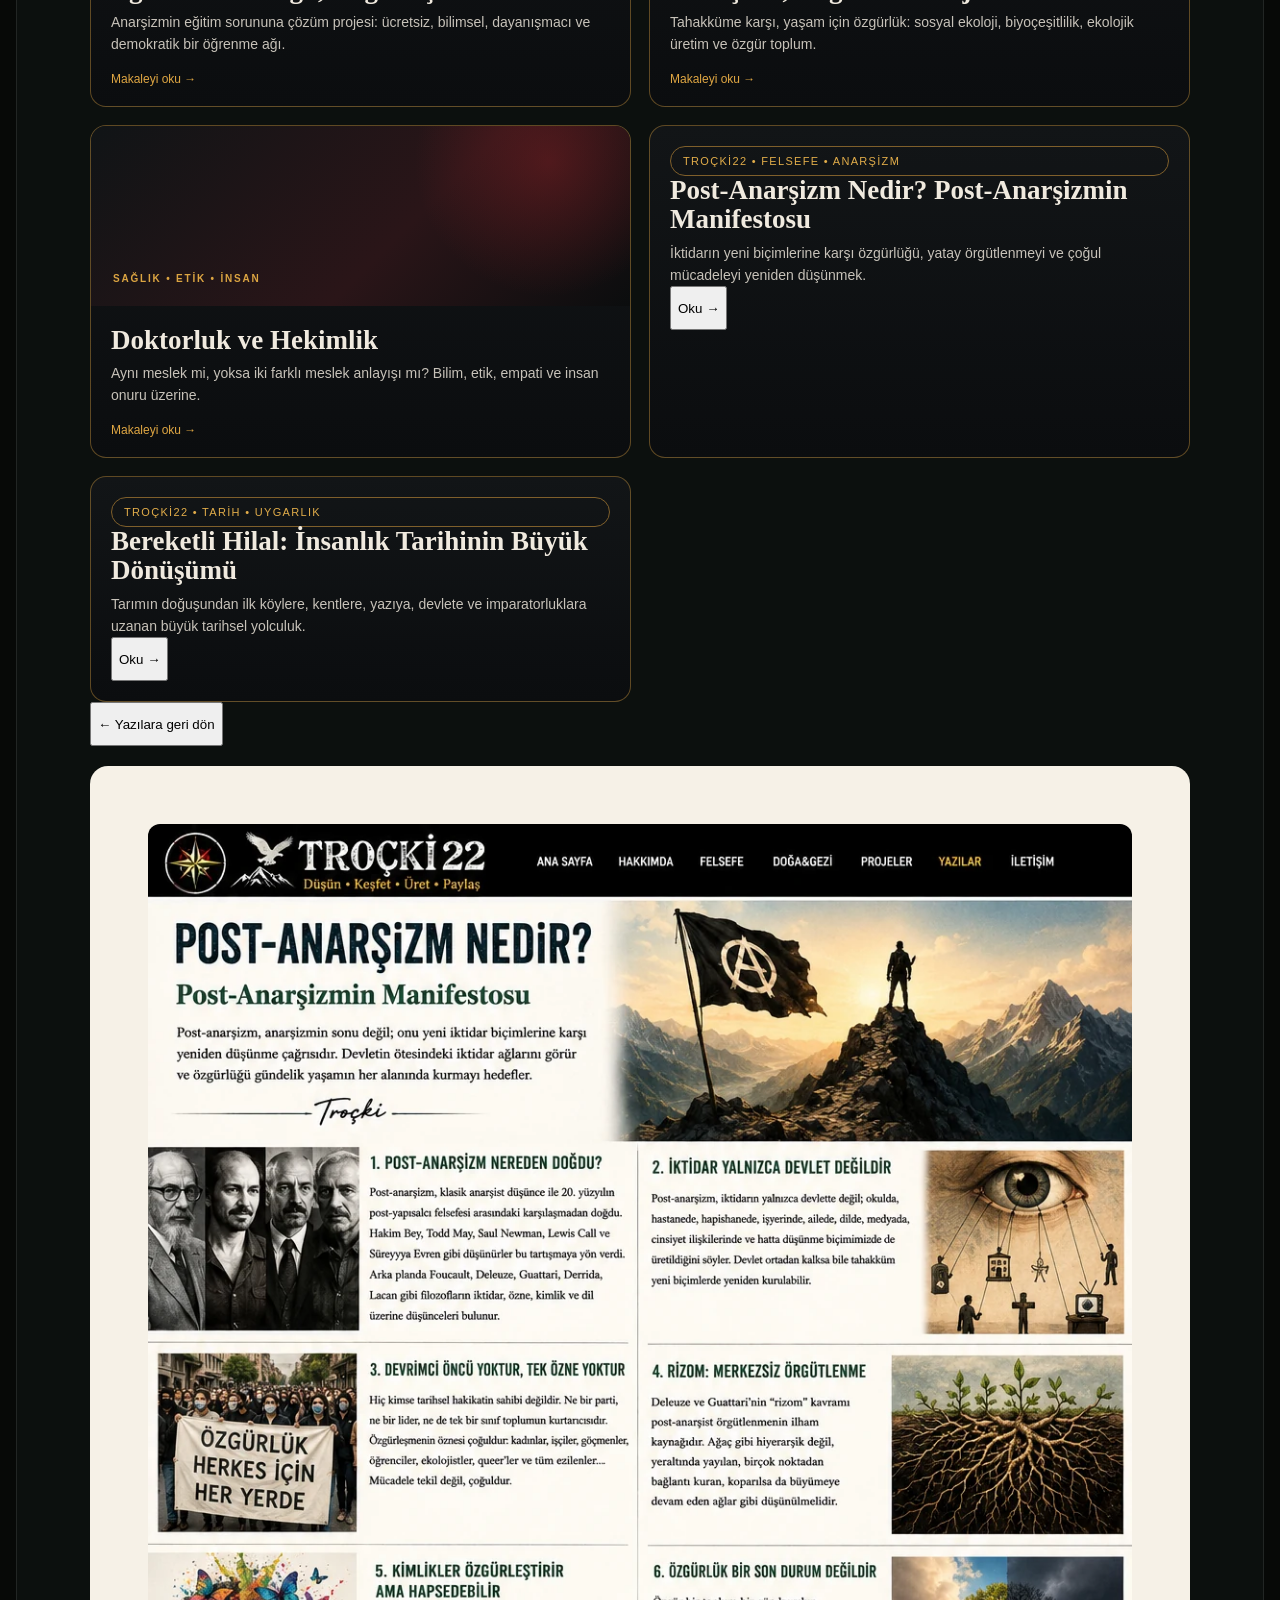
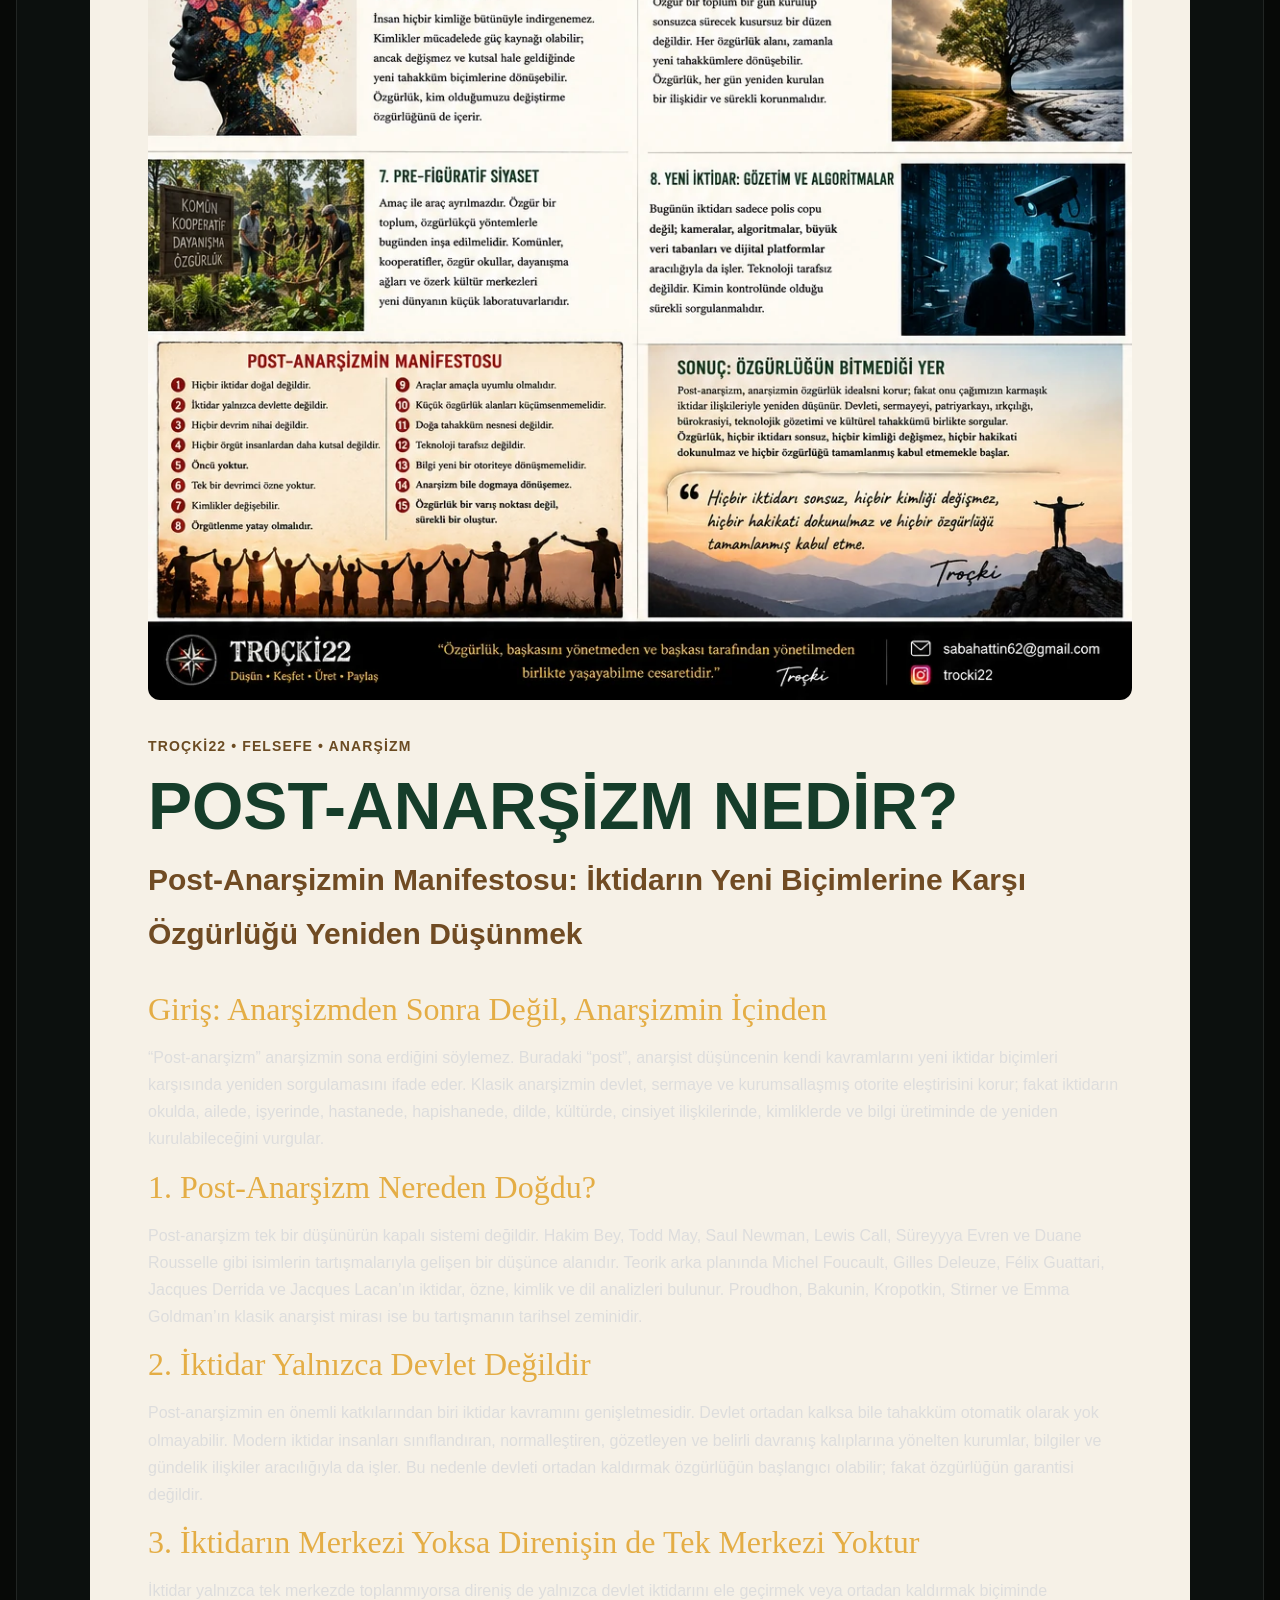
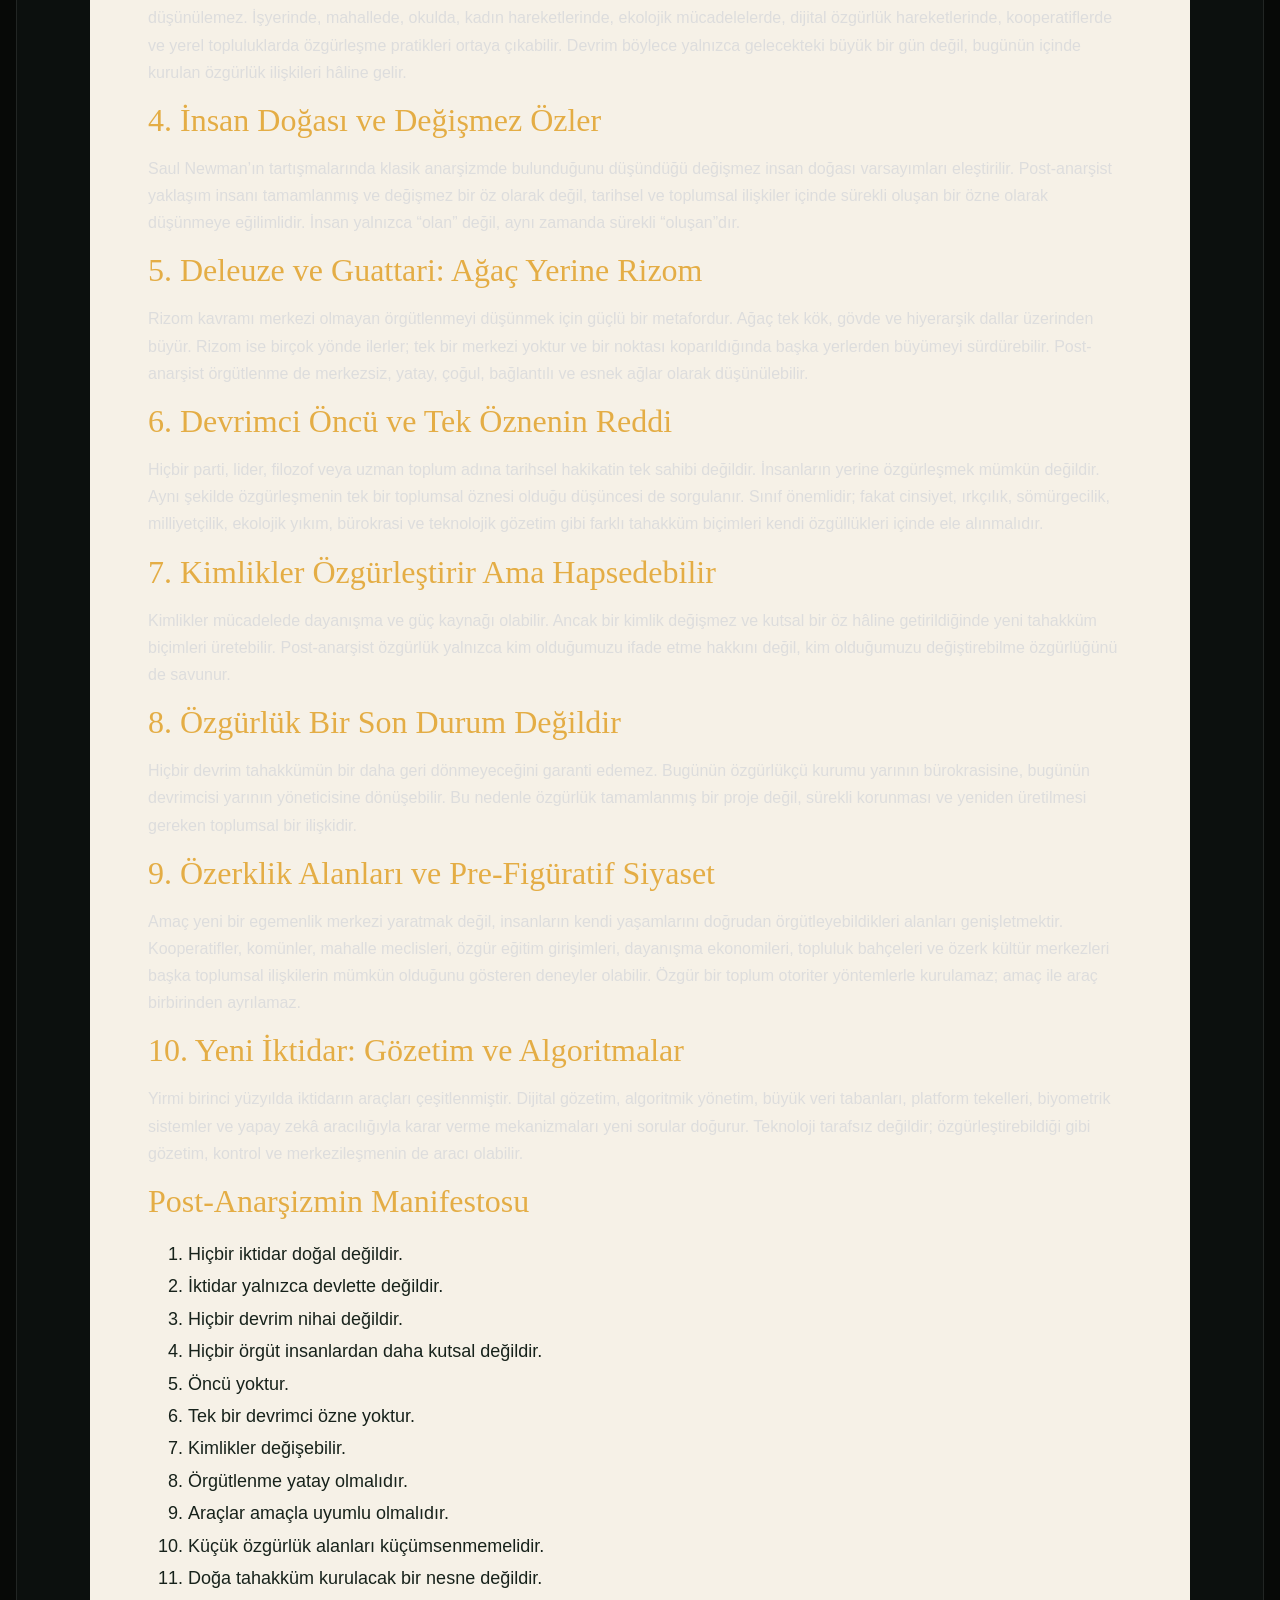
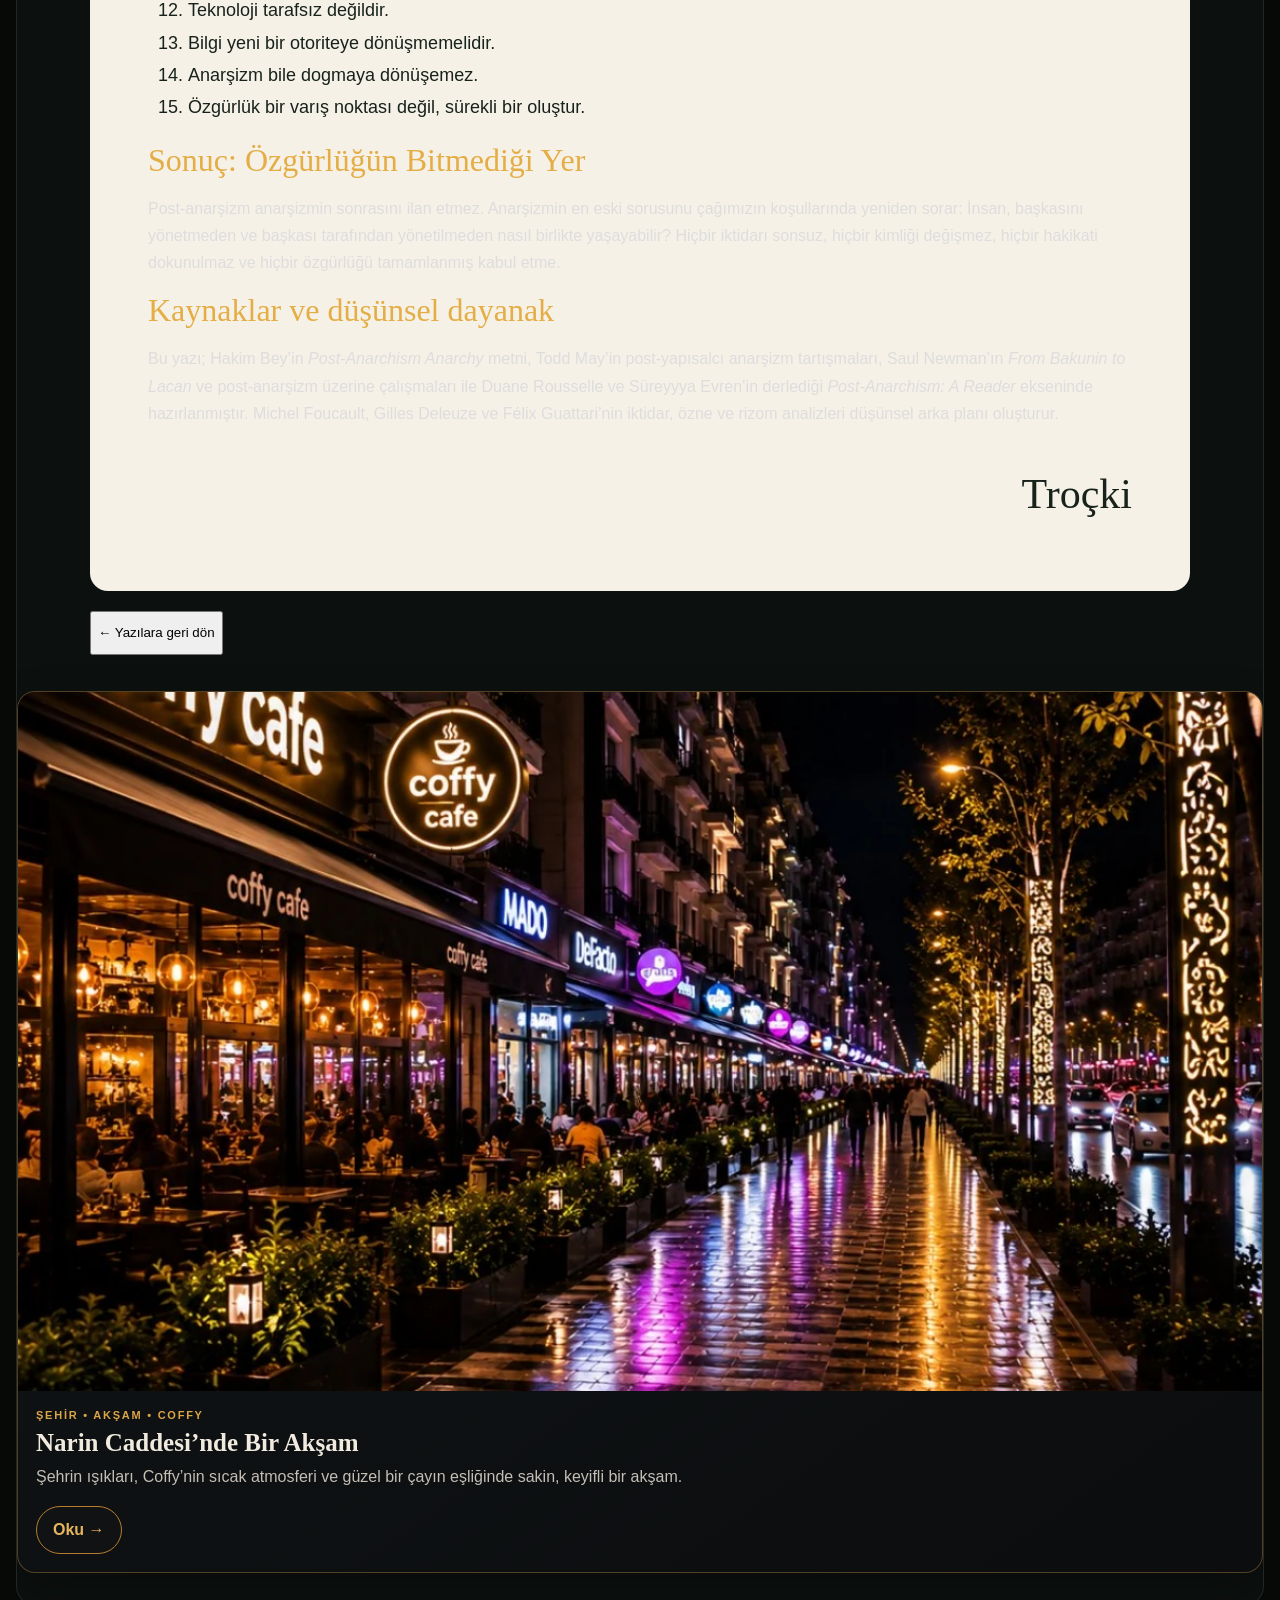
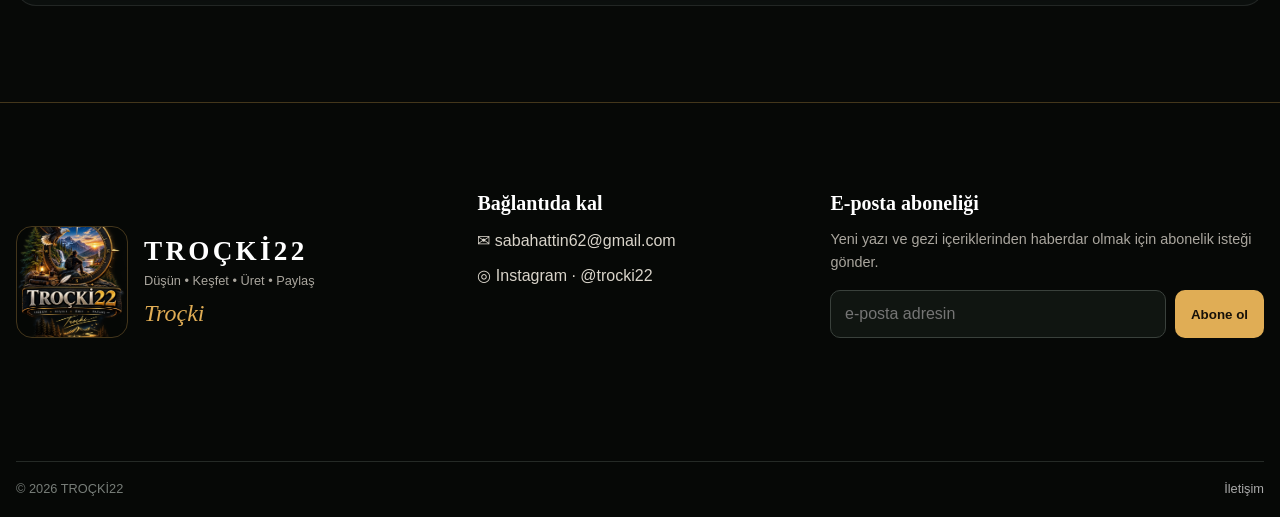
<file: yazilar.html>
<!doctype html>
<html lang="tr">
<head>
  <meta charset="utf-8">
  <meta name="viewport" content="width=device-width,initial-scale=1,viewport-fit=cover">
  <meta name="description" content="Toplum, insan, bilim, etik, ekoloji ve özgürlük üzerine uzun okumalar.">
  <title>Yazılar · TROÇKİ22</title>
  <link rel="stylesheet" href="assets/css/legacy.css">
  <link rel="stylesheet" href="assets/css/site.css">
  <script defer src="assets/js/site.js"></script>
</head>
<body data-page="yazilar">
  <a class="skip-link" href="#icerik">İçeriğe geç</a>
<header class="site-header">
  <a class="site-logo" href="index.html" aria-label="TROÇKİ22 ana sayfa">
    <span class="site-logo-mark">T22</span>
    <span><strong>TROÇKİ22</strong><small>Düşün • Keşfet • Üret • Paylaş</small></span>
  </a>
  <button class="nav-toggle" type="button" aria-expanded="false" aria-controls="siteNav">
    <span></span><span></span><span></span><b>Menü</b>
  </button>
  <nav class="site-nav" id="siteNav" aria-label="Ana menü">
    <a href="index.html">Ana Sayfa</a>
<a href="hakkimda.html">Hakkımda</a>
<a href="felsefe.html">Felsefe</a>
<a href="yazilar.html" aria-current="page" class="active">Yazılar</a>
<a href="doga-gezi.html">Doğa &amp; Gezi</a>
<a href="projeler.html">Projeler</a>
<a href="resimler.html">Resimler</a>
<a href="iletisim.html">İletişim</a>
  </nav>
</header>
  <main class="site-main" id="icerik">
    <header class="page-intro">
      <p class="eyebrow">TROÇKİ22 • YAZILAR</p>
      <h1>Yazılar</h1>
      <p>Toplum, insan, bilim, etik, ekoloji ve özgürlük üzerine uzun okumalar.</p>
    </header>
    <div class="legacy-content page-yazilar">
      <section class="section" id="sec-yazilar">
<div class="writings-library">
<div class="writings-list" id="writingsList">
<div class="writings-head">
<div>
<div class="article-badge">TROÇKİ22 • YAZILAR</div>
<h2 data-i18n="writings">Yazılar</h2>
</div>
<p>Makaleler burada kapak kartları halinde görünür. Bir yazıya dokunduğunda tam metin açılır; geri düğmesiyle yeniden Yazılar listesine dönersin.</p>
</div>
<div class="writing-cards">
<a class="writing-card" href="yazilar/kadin-doganin-yarattigi-en-guzel-varliktir.html" style="display:block;text-decoration:none;color:inherit"><div class="writing-card-cover" style="min-height:160px;background:radial-gradient(circle at 80% 20%,#b96e7c,transparent 50%),linear-gradient(135deg,#371b40,#8c4561);display:flex;align-items:flex-end;padding:18px;color:#ffdbb5"><div class="writing-card-kicker">Felsefe • Kadın • Özgürlük · 23 Kasım 2026</div></div><div class="writing-card-body"><h3>Kadın: Doğanın Yarattığı En Güzel Varlıktır</h3><p>Güzelliğin, varoluşun, başkaldırının ve özgürlüğün felsefesi. Lev Troçki'den özel dergi makalesi.</p><span class="writing-open">Renkli dergi makalesini oku →</span></div></a>
<a class="writing-card" href="yazilar/kadinin-ozgurlugu.html" style="display:block;text-decoration:none;color:inherit">
<div class="writing-card-cover" style="background:#4b2850 url('assets/images/kadinin-ozgurlugu-kapak.png') center 30%/cover no-repeat;min-height:135px"></div>
<div class="writing-card-body"><h3>Kadının Özgürlüğü, İnsanlığın Özgürlüğüdür</h3><p>25 Kasım için Troçki’nin şiddet, eşitsizlik ve özgürleşme üzerine felsefi ve toplumsal incelemesi.</p><span class="writing-open">Görselli makaleyi oku →</span></div>
</a>
<a class="writing-card hitit-writing-card" href="hitit-dini-ve-mitolojisi.html" style="display:block;text-decoration:none;color:inherit" aria-label="Hitit Dini ve Mitolojisi görselli makalesini oku">
<div class="writing-card-cover" style="background:linear-gradient(135deg,#4d3020,#b58a52);min-height:135px;display:flex;align-items:end;padding:16px;color:#fff"><div class="writing-card-kicker">Tarih • Anadolu • Mitoloji</div></div>
<div class="writing-card-body"><h3>Hitit Dini ve Mitolojisi</h3><p>Eski Anadolu'nun tanrıları, ritüelleri, inanç dünyası ve Hitit uygarlığı üzerine kapsamlı, 68 görselli araştırma.</p><span class="writing-open">Görselli makaleyi oku →</span></div>
</a>

<!-- ANARSIZM_KONUT_SORUNU_CARD_BEGIN -->
<button class="writing-card housing-commons-card" onclick="openWriting('writing-anarsizm-konut-sorunu')" aria-label="Anarşizm konut sorununu nasıl çözer makalesini aç">
<div class="writing-card-cover">
<div><div class="writing-card-kicker">Anarşizm • Konut • Müşterekler</div></div>
</div>
<div class="writing-card-body">
<h3>ANARŞİZM KONUT SORUNUNU NASIL ÇÖZER?</h3>
<p>Evi metadan çıkarıp yaşamın ortak güvencesine dönüştüren kullanım hakkı, kooperatif ve doğrudan demokrasi modeli.</p>
<span class="writing-open">Makaleyi oku →</span>
</div>
</button>
<!-- ANARSIZM_KONUT_SORUNU_CARD_END -->

<button class="writing-card" onclick="openWriting('writing-spinoza')">
<div class="writing-card-cover">
<div><div class="writing-card-kicker">Felsefe • Spinoza</div></div>
</div>
<div class="writing-card-body">
<h3>Zihin ve Beden: Spinoza’da İnsanın Bütünlüğü</h3>
<p>Zihin, beden, conatus, özgürlük ve Deus sive Natura üzerine dergi tarzı inceleme.</p>
<span class="writing-open">Makaleyi oku →</span>
</div>
</button>
<button class="writing-card" onclick="openWriting('writing-anarsizm')">
<div class="writing-card-cover">
<div><div class="writing-card-kicker">Felsefe • Toplum</div></div>
</div>
<div class="writing-card-body">
<h3>Anarşizm</h3>
<p>Özgürlük, dayanışma, özyönetim ve otorite eleştirisinin düşünsel tarihi.</p>
<span class="writing-open">Makaleyi oku →</span>
</div>
</button>

<!-- MIKRO_FASIZM_CARD_BEGIN -->
<button class="writing-card microfascism-card" onclick="openWriting('writing-mikro-fasizm')" aria-label="Mikro-Faşizm makalesini aç">
<div class="writing-card-cover">
<div><div class="writing-card-kicker">İktidar • Gündelik Hayat • Özgürlük</div></div>
</div>
<div class="writing-card-body">
<h3>Mikro-Faşizm: İktidarın Gündelik Hayattaki Küçük Yüzleri</h3>
<p>Üniformasız, armasız ve çoğu zaman fark edilmeden işleyen tahakkümün ailede, okulda, işyerinde ve insanın kendi içinde nasıl üretildiği üzerine.</p>
<span class="writing-open">Makaleyi oku →</span>
</div>
</button>
<!-- MIKRO_FASIZM_CARD_END -->

<button class="writing-card housing-writing-card" onclick="openWriting('writing-anarsizm-konut')">
<div class="writing-card-cover">
<div><div class="writing-card-kicker">Özgür Yaşam Dosyaları • Konut</div></div>
</div>
<div class="writing-card-body">
<h3>Ev Bir Meta Değil, Yaşam Hakkıdır</h3>
<p>300 m² yaşam alanı, tek katlı doğal evler, güvenceli kullanım hakkı, konut meclisleri ve dayanışma fonuyla somut bir çözüm projesi.</p>
<span class="writing-open">Makaleyi oku →</span>
</div>
</button>


<button class="writing-card food-writing-card" onclick="openWriting('writing-anarsizm-beslenme')">
<div class="writing-card-cover">
<div><div class="writing-card-kicker">Özgür Yaşam Dosyaları • Beslenme</div></div>
</div>
<div class="writing-card-body">
<h3>Sofra Bir Ayrıcalık Değil, Yaşam Hakkıdır</h3>
<p>Hiç kimsenin aç kalmadığı; çocukların okulda ücretsiz, sağlıklı ve onurlu biçimde beslendiği karşılıklı yardımlaşma projesi.</p>
<span class="writing-open">Makaleyi oku →</span>
</div>
</button>


<button class="writing-card health-writing-card" onclick="openWriting('writing-anarsizm-saglik')">
<div class="writing-card-cover">
<div><div class="writing-card-kicker">Özgür Yaşam Dosyaları • Sağlık</div></div>
</div>
<div class="writing-card-body">
<h3>Sağlık Bir Ayrıcalık Değil, Ortak Yaşam Güvencesidir</h3>
<p>Ücretsiz, bilimsel, erişilebilir ve özyönetimli Özgür Sağlık Müşterekleri projesi.</p>
<span class="writing-open">Oku →</span>
</div>
</button>


<!-- EDUCATION_CARD_BEGIN -->
<button class="writing-card education-writing-card" onclick="openWriting('writing-anarsizm-egitim')">
  <div class="writing-card-cover" style="background:
       linear-gradient(90deg,rgba(6,14,10,.88),rgba(6,14,10,.18)),
       url('assets/images/img-3f33e8860196591fd686.webp') center/cover no-repeat;">
    <div><div class="writing-card-kicker">Özgür Yaşam Dosyaları • Eğitim</div></div>
  </div>
  <div class="writing-card-body">
    <h3>Eğitim İtaat Değil, Özgürleşmedir</h3>
    <p>Anarşizmin eğitim sorununa çözüm projesi: ücretsiz, bilimsel, dayanışmacı ve demokratik bir öğrenme ağı.</p>
    <span class="writing-open">Makaleyi oku →</span>
  </div>
</button>
<!-- EDUCATION_CARD_END -->

<button class="writing-card" onclick="openWriting('writing-ekoloji-v12')">
<div class="writing-card-cover"><div><div class="writing-card-kicker">Anarşizm • Doğa • Ekoloji</div></div></div>
<div class="writing-card-body"><h3>Anarşizm, Doğa ve Ekoloji</h3><p>Tahakküme karşı, yaşam için özgürlük: sosyal ekoloji, biyoçeşitlilik, ekolojik üretim ve özgür toplum.</p><span class="writing-open">Makaleyi oku →</span></div></button>
<button class="writing-card" onclick="openWriting('writing-hekimlik-v12')">
<div class="writing-card-cover"><div><div class="writing-card-kicker">Sağlık • Etik • İnsan</div></div></div>
<div class="writing-card-body"><h3>Doktorluk ve Hekimlik</h3><p>Aynı meslek mi, yoksa iki farklı meslek anlayışı mı? Bilim, etik, empati ve insan onuru üzerine.</p><span class="writing-open">Makaleyi oku →</span></div></button>

<!-- POST_ANARSIZM_CARD_BEGIN -->
<article class="writing-card">
  <div class="writing-card-img" style="background-image:url('assets/images/img-0139717a80d004a86ad2.webp');background-size:cover;background-position:center"></div>
  <div class="writing-card-body">
    <div class="article-badge">TROÇKİ22 • FELSEFE • ANARŞİZM</div>
    <h3>Post-Anarşizm Nedir? Post-Anarşizmin Manifestosu</h3>
    <p>İktidarın yeni biçimlerine karşı özgürlüğü, yatay örgütlenmeyi ve çoğul mücadeleyi yeniden düşünmek.</p>
    <button onclick="openWriting('writing-post-anarsizm-v14')">Oku →</button>
  </div>
</article>
<!-- POST_ANARSIZM_CARD_END -->

<!-- BEREKETLI_HILAL_CARD_BEGIN -->
<article class="writing-card"><div class="writing-card-img" style="background-image:url('assets/images/img-6a3baa03164d997ec80f.jpg');background-size:cover;background-position:center"></div><div class="writing-card-body"><div class="article-badge">TROÇKİ22 • TARİH • UYGARLIK</div><h3>Bereketli Hilal: İnsanlık Tarihinin Büyük Dönüşümü</h3><p>Tarımın doğuşundan ilk köylere, kentlere, yazıya, devlete ve imparatorluklara uzanan büyük tarihsel yolculuk.</p><button onclick="openWriting('writing-bereketli-hilal-v16')">Oku →</button></div></article>
<!-- BEREKETLI_HILAL_CARD_END -->
</div>
</div>

<!-- ANARSIZM_KONUT_SORUNU_DETAIL_BEGIN -->
<div class="article-detail" id="writing-anarsizm-konut-sorunu">
<button class="writing-back" onclick="closeWriting()">← Yazılara geri dön</button>
<article class="housing-commons-magazine" id="anarsizm-konut-sorunu-makalesi">
<header class="hc-hero">
<img decoding="async" src="assets/images/anarsizm-konut-kapak.webp" alt="Spekülatif gökdelenlerden dayanışmacı ve yeşil bir mahalleye dönüşen kent">
<div class="hc-hero-shade"></div>
<div class="hc-hero-copy">
<div class="hc-kicker">TROÇKİ22 • ANARŞİZM • KONUT MÜŞTEREKLERİ</div>
<h1>ANARŞİZM KONUT SORUNUNU NASIL ÇÖZER?</h1>
<p>Evi metadan çıkarıp yaşamın ortak güvencesine dönüştürmek</p>
<div class="hc-byline">Sabahattin “Troçki” Gürel • 15 Eylül 2026</div>
</div>
</header>

<div class="hc-body">
<p class="hc-lead">Konut sorunu yalnızca yeterince bina yapılmaması değildir. Asıl sorun, barınmanın bir insan ihtiyacı olmaktan çıkarılıp değer artışı, kira geliri ve borç üretme aracına dönüştürülmesidir.</p>

<aside class="hc-pullquote">“Bir ev, yalnız tuğla ve betondan oluşmaz. Onun değerini yollar, parklar, emek, bakım, komşuluk ve kuşakların ortak yaşamı yaratır. Öyleyse bu ortak değerin geliri neden birkaç tapu sahibine aksın?”</aside>

<section class="hc-thesis">
<span class="hc-section-no">ÖZET TEZ</span>
<h2>Barınma, rantın değil yaşamın alanıdır</h2>
<p>Anarşist çözüm, insanların oturduğu evi ellerinden almak değil; başkalarının barınma ihtiyacını gelir kaynağına çeviren mülkiyet düzenini aşmaktır. Bunun karşısına <strong>kullanım hakkını, müşterek toprağı, sakinlerin doğrudan yönetimini, maliyet esaslı ödemeyi, dayanışma fonunu ve federatif örgütlenmeyi</strong> koyar.</p>
<p>Bu yaklaşım soyut bir ütopya değildir. Topluluk arazi vakıfları, sınırlı özsermayeli konut kooperatifleri, Almanya’daki Mietshäuser Syndikat benzeri satış dışı ağlar ve ortak yaşam projeleri, konutun spekülasyondan kalıcı biçimde çıkarılabileceğini göstermektedir.</p>
</section>

<section>
<span class="hc-section-no">01</span>
<h2>Konut krizi gerçekte nedir?</h2>
<p>Konut tartışması çoğu zaman “arzı artırırsak fiyat düşer” cümlesine sıkıştırılır. Elbette nüfusun, göçün ve hane yapısının değiştiği yerlerde yeni ve nitelikli konuta ihtiyaç vardır. Fakat yeni konutlar yatırım portföyüne, kısa dönemli kiralamaya veya yüksek gelir grubuna yöneliyorsa, inşaat artsa bile düşük ve orta gelirlilerin barınma güvencesi artmayabilir.</p>
<p>OECD verileri, düşük gelirli kiracıların önemli bir bölümünün kullanılabilir gelirinin yüzde 40’ından fazlasını konuta ayırdığını gösteriyor. Bir insanın barınmak için gelirinin neredeyse yarısını vermesi yalnız ekonomik zorluk değildir; çalışma koşullarını kabul etme mecburiyetini de ağırlaştıran bir bağımlılıktır.</p>
<p>Birleşmiş Milletler’in konutun finansallaşmasına ilişkin raporu, evlerin giderek insanların yaşadığı yerler değil, küresel sermayenin değer sakladığı varlıklar gibi ele alındığını vurgular. Boş duran lüks daire “başarılı yatırım”, kirasını ödeyemeyen insan ise “piyasa riski” sayılır. Anarşist eleştiri tam burada başlar: <strong>İhtiyaç ile kâr çatıştığında barınma hakkı üstün olmalıdır.</strong></p>
<div class="hc-crisis-grid" aria-label="Konut krizinin beş yüzü">
<div><b>Rant</b><span>Ortak yatırımların yarattığı değer özel gelire dönüşür.</span></div>
<div><b>Borç</b><span>Temel ihtiyaç, onlarca yıllık banka bağına çevrilir.</span></div>
<div><b>Güvencesizlik</b><span>Gelir kaybı aynı anda ev kaybı tehdidi yaratır.</span></div>
<div><b>Mekânsal ayrışma</b><span>Yoksullar işten, okuldan ve kültürden uzaklaştırılır.</span></div>
<div><b>Söz hakkı kaybı</b><span>Sakinler bakım, ortak alan ve ödeme kararlarını veremez.</span></div>
</div>
</section>

<figure class="hc-figure">
<img decoding="async" loading="lazy" src="assets/images/anarsizm-konut-kullanim-rant.webp" alt="Mülkiyet rantı ile güvenli kullanım hakkını karşılaştıran editoryal görsel">
<figcaption>Mülkiyetin iki yüzü: başkasının ihtiyacından rant üretmek ve yaşanılan evi güvenle kullanmak.</figcaption>
</figure>

<section>
<span class="hc-section-no">02</span>
<h2>Proudhon: Mülkiyet ile kullanım aynı şey değildir</h2>
<p>Proudhon’un “Mülkiyet hırsızlıktır” sözü çoğu zaman bağlamından koparılır. Hedef aldığı şey, kişinin yaşadığı küçük ev veya kullandığı araç değil; hukuken sahip olduğu fakat kullanmadığı bir varlık üzerinden başkasının emeğine ve ihtiyacına hükmetmesidir. Proudhon, <strong>mülkiyet</strong> ile <strong>zilyetlik ve kullanım</strong> arasında ayrım kurar.</p>
<ul class="hc-principles">
<li>Yaşadığın ev üzerindeki güvenli kullanım hakkın korunur.</li>
<li>Ev, kişisel alanın, mahremiyetin ve sürekliliğin olarak kabul edilir.</li>
<li>Tapuya dayanarak başka insanların yaşamından süresiz rant çekme yetkisi sınırsız sayılmaz.</li>
<li>Meşruiyet; fiilî kullanım, emek, bakım ve toplumsal sorumlulukla ilişkilendirilir.</li>
</ul>
<p>Buradan çıkan sonuç “herkes aynı yurtta yaşayacak” değildir. Kropotkin de devasa ortak yatakhanelerin herkese uygun olmadığını, ailelerin ve arkadaş gruplarının ayrı yaşam alanlarına ihtiyaç duyduğunu belirtir. Ortaklaştırılması gereken mahrem hayat değil; arsa rantı, spekülasyon ve başkasını evsiz bırakabilen mülkiyet gücüdür.</p>
</section>

<section>
<span class="hc-section-no">03</span>
<h2>Kropotkin: Konut, ortak emeğin ürünüdür</h2>
<p>Kropotkin, <em>Ekmeğin Fethi</em> kitabının “Konutlar” bölümünde bir evin değerinin yalnız onu finanse eden kişiden gelmediğini söyler. Yapıyı işçiler kurar; sokağı, altyapıyı, ulaşımı, okul ve parkları toplum yaratır; bir kenti değerli kılan geçmiş kuşakların birikmiş emeğidir.</p>
<p>Klasik ekonomi “piyasa hangi fiyatta dengeye gelir?” diye sorar. Kropotkin ise “her insanın sağlıklı bir konutta yaşaması için elimizde hangi emek, malzeme ve bilgi var?” sorusuyla başlar. Bu, konutu satın alma gücüne göre değil ihtiyaca göre planlayan bir ekonomidir.</p>
<blockquote>Boş konut ile evsizlik aynı yerde bulunuyorsa sorun yalnız üretim eksikliği değildir. Toplumsal olarak yaratılan değer topluma geri dönmelidir.</blockquote>
</section>

<figure class="hc-figure">
<img decoding="async" loading="lazy" src="assets/images/anarsizm-konut-dogrudan-demokrasi.webp" alt="Mahalle sakinlerinin açık bir konut meclisinde karar aldığı editoryal görsel">
<figcaption>Karar gücü sermaye payına değil, orada yaşayanların eşit sözüne dayanır.</figcaption>
</figure>

<section>
<span class="hc-section-no">04</span>
<h2>Bookchin: Konutu kim yönetecek?</h2>
<p>“Piyasa olmayacaksa her şeyi merkezî devlet mi dağıtacak?” sorusu haklıdır. Anarşist yanıt, konutun ne şirket yönetim kuruluna ne de uzak bir bürokrasiye teslim edilmesidir. Murray Bookchin’in özgürlükçü belediyeciliği, mahalle ve kent ölçeğinde yüz yüze halk meclislerini; bu meclislerin de konfederal bağlarla birleşmesini önerir.</p>
<ol class="hc-levels">
<li><strong>Bina veya ada meclisi:</strong> Bakım, ortak alan, enerji, bütçe ve günlük kullanım kararlarını sakinler alır.</li>
<li><strong>Mahalle konut birliği:</strong> Boş konut envanteri, başvurular, erişilebilirlik ve bakım ekiplerini koordine eder.</li>
<li><strong>Kentler arası federasyon:</strong> Finansman, teknik bilgi, afet dayanıklılığı ve bölgeler arası kaynak paylaşımını sağlar.</li>
</ol>
<p>Yetki mümkün olan en küçük ölçekte kalır; daha büyük yapı yalnız alt birimlerin tek başına çözemediği işi üstlenir. Delegeler geri çağrılabilir, görevleri sınırlı ve hesapları açıktır. Böylece “devlet mi, piyasa mı?” ikiliğinin dışına çıkarız: <strong>Doğrudan demokrasiyle yönetilen müşterekler.</strong></p>
</section>

<section class="hc-model">
<span class="hc-section-no">05</span>
<h2>Somut model: Konut Müşterekleri Federasyonu</h2>
<div class="hc-model-grid">
<div><span>A</span><h3>Toprak ortaklaşır</h3><p>Arsa kâr amacı gütmeyen bir topluluk yapısında kalıcı olarak tutulur; ev ömür boyu güvenli kullanım hakkına kavuşur.</p></div>
<div><span>B</span><h3>Bir üye, bir oy</h3><p>Karar gücü yatırılan sermayeye göre değil, sakinlik ve üyelik temelinde eşit dağıtılır.</p></div>
<div><span>C</span><h3>Maliyet ödemesi</h3><p>Aylık ödeme finansman, bakım, sigorta, enerji, rezerv ve dayanışma payından oluşur; kâr kirası eklenmez.</p></div>
<div><span>D</span><h3>İki anahtarlı güvence</h3><p>Sakinler gündelik yönetimde özgürdür; binanın yeniden piyasaya satılması için federasyon onayı da gerekir.</p></div>
<div><span>E</span><h3>Dayanışma fonu</h3><p>Borcu azalan projelerin katkısı yeni konut müştereklerinin başlangıç sermayesine dönüşür.</p></div>
<div><span>F</span><h3>Şeffaf tahsis</h3><p>Evsizlik, gelir, kira yükü, engellilik, hane büyüklüğü ve acil korunma ihtiyacı açık ölçütlerle değerlendirilir.</p></div>
<div><span>G</span><h3>Özel ve ortak alan</h3><p>Her hanenin mahrem evi korunur; ortak mutfak, atölye, bahçe ve çocuk alanı gönüllülükle kurulur.</p></div>
<div><span>H</span><h3>Ekolojik dayanıklılık</h3><p>Yalıtım, yenilenebilir enerji, su kullanımı, erişilebilirlik ve deprem güvenliği maliyetin merkezine alınır.</p></div>
</div>
</section>

<figure class="hc-figure hc-cycle">
<img decoding="async" loading="lazy" src="assets/images/anarsizm-konut-musterekler.webp" alt="Konut müştereklerinde kullanım, bakım, dayanışma ve genişleme döngüsü">
<figcaption>Bir konutun özgürleşmesi yeni konutları besler: kullanım, bakım, dayanışma ve federatif büyüme.</figcaption>
</figure>

<section>
<span class="hc-section-no">06</span>
<h2>Bu sistem nasıl finanse edilir?</h2>
<p>İlk kuruluş maliyeti tek bir kaynaktan değil, birbirini dengeleyen araçlardan karşılanır:</p>
<ol class="hc-finance">
<li><strong>Kooperatif payları:</strong> Gelire göre kademeli katkı; düşük gelirli üyeler için dayanışma desteği.</li>
<li><strong>Uzun vadeli etik kredi:</strong> Kooperatif bankaları, belediye fonları, sendika ve meslek örgütlerinin tasarrufları.</li>
<li><strong>Kamu arazisinin kullanım devri:</strong> Arsa satılmadan, kalıcı konut müştereklerine koşullu tahsis.</li>
<li><strong>Boş yapıların dönüşümü:</strong> Kullanılmayan binaların edinilmesi, güçlendirilmesi ve yeniden yaşama açılması.</li>
<li><strong>Dayanışma tahvilleri:</strong> Sınırlı getirili, mülkiyet gücü vermeyen topluluk finansmanı.</li>
<li><strong>Çapraz dayanışma:</strong> Borcu azalan projelerin yeni projelere düzenli katkısı.</li>
<li><strong>Emek ve teknik katkı:</strong> Profesyonel standartları koruyarak ortak atölye ve gönüllü emeğin kullanılması.</li>
</ol>
<aside class="hc-note"><strong>Kırmızı çizgi:</strong> Finansman sağlayan kişi veya kurum, sakinlerin yaşamı üzerinde yönetim gücü satın alamaz. Sermaye araçtır; egemen değildir.</aside>
</section>

<section>
<span class="hc-section-no">07</span>
<h2>Ortak varlık gerçekten yönetilebilir mi?</h2>
<p>“Ortak olan sahipsiz kalır” sözü evrensel bir yasa değildir. Elinor Ostrom’un çalışmaları, ortak kaynakları başarıyla yöneten toplulukların bazı kurumsal özellikleri paylaştığını gösterir. Konuta uyarlandığında üyelik ve ortak alanlar açıkça tanımlanır; kurallar yerel koşullara uyar; sakinler kuralları değiştirebilir; bütçe ve bakım izlenebilir; uyuşmazlıklar hızlı ve adil biçimde çözülür.</p>
<p>Müşterek, kuralsızlık değildir; kuralların yukarıdan dayatılmak yerine kullanıcılar tarafından kurulmasıdır.</p>
</section>

<section>
<span class="hc-section-no">08</span>
<h2>En güçlü itirazlar ve yanıtlar</h2>
<div class="hc-objections">
<details open><summary>“İnsanlar çalışmadan bedava ev mi alacak?”</summary><p>Hayır. İnşaat, bakım, enerji ve finansman maliyetleri ortakça karşılanır. Ortadan kaldırılan, gerçek bir hizmete karşılık gelmeyen ranttır.</p></details>
<details><summary>“Küçük ev sahibinin evi de mi alınacak?”</summary><p>Hayır. Oturduğu tek evden başka güvencesi olmayan insan hedef değildir. Öncelik boş stoklar, kurumsal spekülasyon ve çoklu yatırım mülkiyetidir.</p></details>
<details><summary>“Kim nereye yerleşeceğine karar verecek?”</summary><p>Merkezî bir memur değil; açık ölçütler, yerel meclis, kura ve bağımsız itiraz mekanizmasının birleşimi.</p></details>
<details><summary>“Kooperatif zamanla yozlaşmaz mı?”</summary><p>Yozlaşabilir. Satış kilidi, açık muhasebe, görev rotasyonu, geri çağrılabilir temsilci ve federasyon denetimi bu yüzden gerekir.</p></details>
<details><summary>“Bireysel özgürlük ne olacak?”</summary><p>Barınma güvencesi bireysel özgürlüğün temelidir. Müşterek düzen özel hayatı değil, özel hayatın maddi güvencesini ortaklaştırır.</p></details>
</div>
</section>

<section>
<span class="hc-section-no">09</span>
<h2>Türkiye için uygulanabilir yol haritası</h2>
<div class="hc-roadmap">
<div><b>İlk 12 ay</b><p>Çerkezköy gibi hızla büyüyen ilçelerde dayanışma ağları kurmak; boş konut, riskli yapı ve kira yükü haritası çıkarmak; 20–40 hanelik pilot için sakinleri ve uzmanları bir araya getirmek.</p></div>
<div><b>1–3 yıl</b><p>Kamu arazisi için satış değil kullanım tahsisi istemek; boş veya yarım kalmış bir binayı güçlendirerek ilk pilotu başlatmak; kademeli aidat ve dayanışma fonu kurmak.</p></div>
<div><b>3–10 yıl</b><p>Kooperatifleri bölgesel federasyonda birleştirmek; döner fon, ortak bakım ekipleri, enerji kooperatifi ve deprem güçlendirme havuzu oluşturmak.</p></div>
</div>
</section>

<section class="hc-conclusion">
<span class="hc-section-no">10</span>
<h2>Sonuç: Ev, başkasının korkusundan gelir üretme aracı olamaz</h2>
<p>Anarşizmin konut çözümü tek cümleyle şudur: <strong>Toprak ve konut üzerindeki karar gücü, rant arayanlardan orada yaşayanlara geçmelidir.</strong></p>
<p>Bu çözüm ne başıboşluk ne de herkesi aynı kalıba sokan merkezî planlamadır. Özel yaşamı koruyan; fakat toprağı, finansmanı ve büyük kararları müşterekleştiren bir düzendir. Evler yatırım paketleri değil yaşam alanlarıdır. Ödeme kâra değil maliyete, yönetim sermaye payına değil eşit söze dayanır.</p>
<div class="hc-final">Ev, yatırım aracından önce yaşamın eşiğidir.<br>Ve o eşik, herkes için açık olmalıdır.</div>
</section>

<section class="hc-sources">
<h2>Kaynaklar ve ileri okumalar</h2>
<ol>
<li><a href="https://www.oecd.org/en/topics/sub-issues/affordable-housing.html" target="_blank" rel="noopener">OECD — Affordable Housing ve Affordable Housing Database</a></li>
<li><a href="https://www.ohchr.org/en/documents/thematic-reports/ahrc3451-report-special-rapporteur-adequate-housing-component-right" target="_blank" rel="noopener">OHCHR — Financialization of Housing, A/HRC/34/51</a></li>
<li><a href="https://unhabitat.org/the-right-to-adequate-housing-fact-sheet-no-21rev1" target="_blank" rel="noopener">UN-Habitat ve OHCHR — The Right to Adequate Housing</a></li>
<li><a href="https://www.marxists.org/reference/subject/economics/proudhon/property/" target="_blank" rel="noopener">Pierre-Joseph Proudhon — What Is Property?</a></li>
<li><a href="https://theanarchistlibrary.org/library/petr-kropotkin-the-conquest-of-bread" target="_blank" rel="noopener">Peter Kropotkin — The Conquest of Bread, “Dwellings”</a></li>
<li><a href="https://social-ecology.org/wp/1991/04/libertarian-municipalism-an-overview/" target="_blank" rel="noopener">Murray Bookchin — Libertarian Municipalism: An Overview</a></li>
<li><a href="https://www.nobelprize.org/prizes/economic-sciences/2009/ostrom/lecture/" target="_blank" rel="noopener">Elinor Ostrom — Beyond Markets and States</a></li>
<li><a href="https://www.housinginternational.coop/co-op-housing-models/" target="_blank" rel="noopener">Co-operative Housing International — Cooperative Housing Models</a></li>
<li><a href="https://groundedsolutions.org/strengthening-neighborhoods/community-land-trusts" target="_blank" rel="noopener">Grounded Solutions Network — Community Land Trusts</a></li>
<li><a href="https://www.syndikat.org/" target="_blank" rel="noopener">Mietshäuser Syndikat — Model ve dayanışma aktarımı</a></li>
<li><a href="https://www.frontiersin.org/journals/sustainable-cities/articles/10.3389/frsc.2022.759332/full" target="_blank" rel="noopener">Hölzl — Translocal Mobilization of Housing Commons, Frontiers (2022)</a></li>
</ol>
</section>

<div class="hc-signature">Sabahattin “Troçki” Gürel</div>
</div>
</article>
<button class="writing-back hc-bottom-back" onclick="closeWriting()">← Yazılara geri dön</button>
</div>
<!-- ANARSIZM_KONUT_SORUNU_DETAIL_END -->


<!-- MIKRO_FASIZM_DETAIL_BEGIN -->
<div class="article-detail" id="writing-mikro-fasizm">
<button class="writing-back" onclick="closeWriting()">← Yazılara geri dön</button>
<article class="microfascism-magazine" id="mikro-fasizm-makalesi">
<header class="mf-hero">
<img decoding="async" src="assets/images/mikro-fasizm-kapak.webp" alt="Gündelik toplumsal baskıyı simgeleyen, çevresindeki eller tarafından işaret edilen yalnız insan">
<div class="mf-hero-shade"></div>
<div class="mf-hero-copy">
<div class="mf-kicker">TROÇKİ22 • İKTİDAR • GÜNDELİK HAYAT</div>
<h1>Mikro-Faşizm</h1>
<p>İktidarın gündelik hayattaki küçük yüzleri</p>
<div class="mf-byline">Troçki • Eylül 2026</div>
</div>
</header>

<div class="mf-body">
<p class="mf-lead">Faşizm denildiğinde akla genellikle üniformalar, yürüyen ordular, meydanlarda bağıran liderler, yasaklar ve devlet şiddeti gelir. Oysa faşizm yalnızca devletin tepesinde ortaya çıkan siyasal bir rejim değildir. Bazen bir aile sofrasında, bir işyerinde, okul sırasında, arkadaş grubunda, siyasi örgütte veya sosyal medya tartışmasında filizlenir.</p>

<p>Başkalarının nasıl yaşayacağına karar verme arzusu, farklı olanı susturma isteği, itaat beklemek, eleştiriyi düşmanlık saymak ve gücü haklılığın ölçüsü olarak görmek… Bunların her biri iktidarın gündelik hayattaki küçük biçimleridir.</p>

<aside class="mf-pullquote">Mikro-faşizm çoğu zaman bağırmaz; normal görünür, gelenek diye savunulur, disiplin olarak sunulur ve iyilik yapma iddiasıyla kendisini meşrulaştırır.</aside>

<section>
<span class="mf-section-no">01</span>
<h2>Mikro-faşizm nedir?</h2>
<p>Mikro-faşizm kavramı, özellikle Gilles Deleuze ve Félix Guattari’nin düşüncelerinde belirginleşmiştir. Michel Foucault da onların çalışmalarını değerlendirirken insanın yalnızca dışarıdaki siyasal faşizmle değil, kendi davranışlarında taşıdığı “içimizdeki faşizm” ile de mücadele etmesi gerektiğine dikkat çeker.</p>
<p>Mikro-faşizm, tarihsel faşist rejimlerle aynı şey değildir. Her sert davranışı ya da her anlaşmazlığı “faşizm” olarak adlandırmak, kavramın tarihsel ağırlığını hafifletir. Burada anlatılmak istenen, büyük faşizmleri mümkün kılan küçük tahakküm alışkanlıklarıdır.</p>
<div class="mf-voices" aria-label="Mikro-faşist düşünce örnekleri">
<span>“Ben bilirim.”</span>
<span>“Benim dediğim olacak.”</span>
<span>“Bize benzemeyen aramızda bulunamaz.”</span>
<span>“Düzeni bozan herkes cezalandırılmalıdır.”</span>
</div>
</section>

<section>
<span class="mf-section-no">02</span>
<h2>İktidar neden yalnızca yukarıdan gelmez?</h2>
<p>İktidarı yalnızca devlet, hükümet, polis veya ordu üzerinden düşünmek eksik kalır. İktidar, gündelik ilişkilerin içinde de üretilir. İnsanlar bazen kendilerine uygulanan baskıyı başkalarına aktarır.</p>
<p>İşyerinde yöneticisinden baskı gören kişi evinde ailesine hükmedebilir. Ailesinde susturulan çocuk okulda daha güçsüz bir arkadaşını ezebilir. Toplum tarafından aşağılanan biri, kendisinden farklı gördüğü başka bir gruba düşmanlık besleyebilir. Böylece tahakküm, yukarıdan aşağıya inen tek bir emir olmaktan çıkar; toplumun içinde dolaşan bir davranış biçimine dönüşür.</p>
</section>

<figure class="mf-figure">
<img decoding="async" loading="lazy" src="assets/images/mikro-fasizm-gundelik-iktidar.webp" alt="Aile, okul ve işyerindeki baskının kırmızı iplerle birbirine aktarıldığını anlatan editoryal görsel">
<figcaption>Tahakküm tek bir merkezden yayılmaz; gündelik ilişkiler içinde el değiştirerek yeniden üretilir.</figcaption>
</figure>

<section>
<span class="mf-section-no">03</span>
<h2>İnsan neden kendi baskısını arzulayabilir?</h2>
<p>Mikro-faşizmin en rahatsız edici tarafı burada ortaya çıkar: İnsanlar yalnızca baskıya maruz kalmaz, kimi zaman baskıyı arzular ve yeniden üretirler.</p>
<p>Çünkü otorite insana sahte bir güvenlik duygusu verebilir. Belirsizlikle yaşamak zordur. Özgürlük, seçim yapmayı ve sonuçların sorumluluğunu üstlenmeyi gerektirir. Oysa güçlü bir lidere, değişmez bir geleneğe veya katı bir kurala teslim olmak kişiyi düşünme yükünden geçici olarak kurtarır.</p>
<blockquote>“Sen düşünme, ben senin yerine karar veririm.”</blockquote>
<p>Bu teklif, özgürlükten korkan insan için çekici olabilir. Ancak güvenlik karşılığında teslim edilen her küçük irade parçası, zamanla daha büyük bir itaate dönüşür. Mikro-faşizm sadece yönetme arzusunda değil, yönetilme arzusunda da yaşar.</p>
</section>

<div class="mf-context-grid">
<section>
<span>AİLE</span>
<h3>Koruma mı, kontrol mü?</h3>
<p>Çocuğun sürekli susturulması, eşlerden birinin diğerinin yaşamına karar vermesi veya “senin iyiliğin için” denilerek kişinin iradesinin yok sayılması sevginin içine gizlenmiş bir tahakküm yaratabilir.</p>
</section>
<section>
<span>İŞYERİ VE OKUL</span>
<h3>Disiplin mi, itaat mi?</h3>
<p>Eleştirinin sadakatsizlik, soru sormanın itaatsizlik ve hak talep etmenin nankörlük sayıldığı yerde kurum, insanın emeğiyle birlikte kişiliğini de denetlemek ister.</p>
</section>
<section>
<span>SOSYAL MEDYA</span>
<h3>Adalet mi, linç mi?</h3>
<p>İnsanların birkaç kelime üzerinden yargılandığı dijital kalabalıklar yalnızca yanlış düşünceyi cezalandırmaz; düşünme ve yanılma cesaretini de yok eder.</p>
</section>
</div>

<section>
<span class="mf-section-no">04</span>
<h2>Siyasette ve muhalif hareketlerde mikro-faşizm</h2>
<p>Mikro-faşizm yalnızca sağcı, muhafazakâr veya açıkça otoriter yapılarda görülmez. Kendilerini özgürlükçü, devrimci veya ilerici olarak tanımlayan topluluklarda da ortaya çıkabilir.</p>
<p>Bir hareketin lideri eleştirilemiyorsa, farklı görüşler hemen ihanetle suçlanıyorsa, grup adına bireyin vicdanı susturuluyorsa ve özgürlük gelecekte kurulacak düzen adına sürekli erteleniyorsa orada mikro-faşizm büyümeye başlamış demektir.</p>
<aside class="mf-note"><strong>Araç ile amaç birbirinden ayrılamaz.</strong> Bugün insanları susturarak yarın ifade özgürlüğü yaratılamaz. Bugün hiyerarşiyi kutsayarak yarın eşitlik kurulamaz.</aside>
<p>Anarşist düşüncenin en güçlü uyarılarından biri budur: Geleceğin özgür toplumu, bugünkü ilişkilerimizin içinde filizlenmelidir.</p>
</section>

<section>
<span class="mf-section-no">05</span>
<h2>İçimizdeki küçük gardiyan</h2>
<p>Mikro-faşizm yalnızca başkalarına uyguladığımız baskı değildir. Kendi üzerimizde kurduğumuz acımasız denetimde de ortaya çıkar.</p>
<ul class="mf-inner-voices">
<li>“İnsanlar ne der?”</li>
<li>“Böyle görünmemeliyim.”</li>
<li>“Bu düşüncemi söylersem dışlanırım.”</li>
<li>“Benim yaşımdaki biri bunu yapamaz.”</li>
</ul>
<p>Bu cümleler, toplumun insanın zihnine yerleştirdiği küçük gardiyanların sesidir. Zamanla dışarıdaki otoriteye gerek kalmaz; kişi kendisini susturur, arzularından utanır ve başkalarının beklentilerine göre yaşamaya başlar.</p>
<p>Özgürleşmek bu nedenle yalnızca dışarıdaki efendilere karşı çıkmak değildir. İçimizde taşıdığımız efendiyi de fark etmektir.</p>
</section>

<section>
<span class="mf-section-no">06</span>
<h2>Her kural mikro-faşizm midir?</h2>
<p>Hayır. Birlikte yaşamın sınırları, ortak kararları ve sorumlulukları vardır. Başkasının özgürlüğünü koruyan bir sınır ile insanları yönetmek amacıyla konulan bir yasak aynı şey değildir.</p>
<div class="mf-questions">
<h3>Tahakkümü tanımak için sorular</h3>
<ul>
<li>Karar kim tarafından ve nasıl alınıyor?</li>
<li>Karardan etkilenenlerin söz hakkı var mı?</li>
<li>Eleştiri güvenli biçimde yapılabiliyor mu?</li>
<li>Yetki geçici mi, yoksa kişisel ayrıcalığa mı dönüşmüş?</li>
<li>Kural ortak yaşamı mı koruyor, yoksa itaati mi ölçüyor?</li>
<li>Hata yapan kişi dışlanıyor mu, yoksa onarıcı bir çözüm mü aranıyor?</li>
</ul>
</div>
<p>Bir yapıda hesap verme yoksa, eleştiri cezalandırılıyorsa ve güç sürekli aynı ellerde toplanıyorsa orada tahakküm kök salmaya başlamıştır.</p>
</section>

<figure class="mf-figure mf-figure-hope">
<img decoding="async" loading="lazy" src="assets/images/mikro-fasizm-ozgurluk.webp" alt="Eşit düzeyde bir çemberde birbirini dinleyen insanlar ve açık kapıdan gelen gün ışığı">
<figcaption>Özgürlük, gücün el değiştirmesinden önce gücün paylaşılmasıyla başlar.</figcaption>
</figure>

<section>
<span class="mf-section-no">07</span>
<h2>Mikro-faşizme karşı ne yapılabilir?</h2>
<p>Mikro-faşizme karşı mücadele yalnızca büyük siyasal sloganlarla yürütülemez. Gündelik hayattaki davranışların da değişmesi gerekir. İnsan önce kendisine şu soruyu sormalıdır:</p>
<blockquote>“Ben özgürlük isterken başkalarının özgürlüğüne ne kadar izin veriyorum?”</blockquote>
<p>Dinlemek, gücü paylaşmak, kararları birlikte almak, gerektiğinde geri çekilmek ve yanılabileceğimizi kabul etmek bu mücadelenin başlangıcıdır.</p>
<p>İşyerinde dayanışma, ailede eşit söz hakkı, okulda sorgulayıcı eğitim, mahallede doğrudan katılım ve örgütlerde dönüşümlü sorumluluklar mikro-faşizme karşı somut uygulamalardır. Karar alma süreçleri açık olmalı, görevler kalıcı makamlara dönüşmemeli ve kimse bilgiyi kendisine ayrıcalık sağlayan bir araç olarak kullanmamalıdır.</p>
<p>Anarşist yaklaşım, iktidarın yalnızca el değiştirmesini yeterli görmez. Çünkü efendinin değişmesi, efendiliğin ortadan kalktığı anlamına gelmez. Esas mesele, hükmeden ile hükmedilen arasındaki ilişkinin kendisini dönüştürmektir.</p>
</section>

<section class="mf-conclusion">
<span class="mf-section-no">SONUÇ</span>
<h2>Özgürlük gündelik hayatta başlar</h2>
<p>Büyük faşizmler bir sabah ansızın gökten inmez. Önce küçük itaatler, küçük suskunluklar ve küçük nefretler birikir. İnsanlar farklı olanın dışlanmasına alışır. Gücün haklılık sayılmasına ses çıkarmaz. Başkasına yapılan haksızlığı kendisine dokunmadığı için önemsemez.</p>
<p>Bu nedenle özgürlük de küçük yerlerden başlamalıdır: Bir çocuğun sözünü kesmemekten, bir çalışanın itirazını dinlemekten, farklı düşünene düşmanlık duymamaktan ve sahip olduğumuz gücü paylaşmaktan…</p>
<p>Mikro-faşizme karşı mücadele, insanın kendisini sürekli temize çıkarması değil, kendi içindeki tahakküm eğilimleriyle yüzleşmesidir. Çünkü hiçbirimiz iktidar ilişkilerinin tamamen dışında değiliz.</p>
<div class="mf-final-lines">
<p>Faşizm, gündelik hayatın küçük “evet”lerinde büyür.</p>
<p>Özgürlük ise haksızlığa karşı söylenen küçük ama kararlı “hayır”larla başlar.</p>
</div>
</section>

<section class="mf-sources">
<h2>Düşünsel kaynaklar</h2>
<p>Gilles Deleuze ve Félix Guattari’nin <em>Anti-Oedipus</em> ile <em>A Thousand Plateaus</em> çalışmalarındaki arzu, iktidar ve mikro-faşizm çözümlemeleri; Michel Foucault’nun <em>Anti-Oedipus</em> için yazdığı önsözde geliştirdiği gündelik faşizm uyarısı bu makalenin düşünsel zeminini oluşturur.</p>
</section>

<div class="mf-signature">Troçki</div>
</div>
</article>
<button class="writing-back mf-bottom-back" onclick="closeWriting()">← Yazılara geri dön</button>
</div>
<!-- MIKRO_FASIZM_DETAIL_END -->


<!-- BEREKETLI_HILAL_DETAIL_BEGIN -->
<div class="article-detail" id="writing-bereketli-hilal-v16"><button class="writing-back" onclick="closeWriting()">← Yazılara geri dön</button><div style="margin:18px 0 24px;border-radius:18px;overflow:hidden;background:#111"><div class="v016-inline-article"><header><h1>Bereketli Hilal</h1><p><b>İnsanlık Tarihinin Büyük Dönüşümü</b><br>Tarımın doğuşundan ilk köylere, kentlere, yazıya, devlete ve imparatorluklara uzanan büyük tarihsel yolculuk.</p></header>
<main><section><img decoding="async" loading="lazy" src="assets/images/img-c3ad44fe0ad508c0d526.webp"><div class="txt"><b class="n">01</b><h2>Bereketli Hilal: İnsanlığın Büyük Dönüşüm Coğrafyası</h2><p>İnsanlık tarihinin çok büyük bölümünde insanlar avcılık ve toplayıcılıkla yaşadı. Yaklaşık 11–10 bin yıl önce Güneybatı Asya’da başlayan uzun dönüşüm, insanın bitkiler, hayvanlar, toprak ve suyla ilişkisini kökten değiştirdi. Levant’tan Güneydoğu Anadolu’ya, Yukarı Fırat-Dicle havzalarından Mezopotamya’ya uzanan Bereketli Hilal; farklı yükseltileri, vadileri, iklim kuşakları, su kaynakları ve biyolojik çeşitliliğiyle tarımın en önemli erken merkezlerinden biri oldu.</p><p>Bu coğrafyanın üstünlüğü yalnızca verimli toprak değildi. Dağ, ova ve vadilerin birbirine yakınlığı; yabani tahılların, baklagillerin ve evcilleştirilmeye uygun hayvanların aynı geniş kuşakta bulunmasına olanak veriyordu. Tarım tek bir noktada ve bir anda doğmadı; farklı toplulukların binlerce yıl süren deneyleriyle gelişti.</p></div></section><section><img decoding="async" loading="lazy" src="assets/images/img-af29fd624088688a89f9.webp"><div class="txt"><b class="n">02</b><h2>Sekiz Temel Bitki ve Tarımın Başlangıcı</h2><p>Bereketli Hilal’in klasik sekiz kurucu ürünü; tek taneli buğday, çift taneli buğday, arpa, mercimek, bezelye, nohut, acı burçak ve ketendir. Tahıllar karbonhidrat, baklagiller protein, keten ise yağ ve lif sağlıyordu.</p><p>İnsanlar yabani bitkileri topladı, seçti, yeniden ekti ve kuşaklar boyunca daha uygun özelliklere sahip bitkileri çoğalttı. Toplama, yönetme, yetiştirme ve biyolojik evcilleştirme birbirini izleyen fakat aynı olmayan süreçlerdi.</p></div></section><section><img decoding="async" loading="lazy" src="assets/images/img-df35fbbafb87c978b35a.webp"><div class="txt"><b class="n">03</b><h2>Hayvanların Evcilleştirilmesi</h2><p>Bereketli Hilal yalnızca bitkiler bakımından değil, büyük memelilerin yabani ataları bakımından da avantajlıydı. Koyun, keçi, domuz ve sığır zamanla insan topluluklarının temel evcil hayvanları arasına girdi.</p><p>Hayvanlar etin yanı sıra sonraki dönemlerde süt, yün, deri, gübre, taşıma ve çekim gücü sağladı. İnsan artık yalnızca avlayan değil, başka türlerin yaşam döngülerini de yöneten bir üreticiye dönüşüyordu.</p></div></section><section><img decoding="async" loading="lazy" src="assets/images/img-b6bc0f02cf5ecaca65fa.webp"><div class="txt"><b class="n">04</b><h2>İlk Köyler: Yerleşik Yaşamın Güçlenmesi</h2><p>Tarım ve hayvancılık insanların belirli alanlarda daha uzun süre kalmasını kolaylaştırdı. Kalıcı evler, avlular, ambarlar ve ortak çalışma alanları ortaya çıktı; topluluklar büyüdü.</p><p>Çayönü, Nevali Çori, Jericho, Tell Abu Hureyra ve Mureybet gibi yerleşimler bu uzun dönüşümün farklı aşamalarını gösterir. Yerleşiklik; üretim, depolama, paylaşım, miras ve topluluk içi kararları daha karmaşık hale getirdi.</p></div></section><section><img decoding="async" loading="lazy" src="assets/images/img-cd0b3d1e644e5f5fbcbb.webp"><div class="txt"><b class="n">05</b><h2>Artı Ürün, Depolama ve İş Bölümü</h2><p>Üretimin ihtiyaçların üzerine çıkabilmesi insanlık tarihinin önemli eşiklerinden biriydi. Tahılın depolanabilmesi kıt dönemler için güvence yaratırken nüfusun artmasını ve bazı insanların zamanlarının tamamını gıda üretimine ayırmamasını mümkün kıldı.</p><p>Zanaatkârlar, tüccarlar, kâtipler, rahipler, yöneticiler ve askerler gibi uzmanlaşmış roller çoğaldı. Artı ürün aynı zamanda “kim üretiyor, kim depoluyor, kim dağıtıyor ve kim karar veriyor?” sorularını doğurdu.</p></div></section><section><img decoding="async" loading="lazy" src="assets/images/img-5e7b5b21789026cdd98e.webp"><div class="txt"><b class="n">06</b><h2>Köyden Kente: İlk Kent Merkezleri</h2><p>Güney Mezopotamya’da Uruk, Ur, Eridu, Lagaş ve Nippur gibi merkezlerin büyümesiyle insan topluluklarının ölçeği değişti. Sulama kanalları, pazarlar, atölyeler, tapınaklar, depolar ve idari yapılar aynı mekânda yoğunlaşmaya başladı.</p><p>Kent yalnızca büyük bir köy değildi; üretimin, ticaretin, inancın, yönetimin ve bilginin birbirine bağlandığı yeni bir toplumsal organizasyondu.</p></div></section><section><img decoding="async" loading="lazy" src="assets/images/img-45ae87a6c79a5bb04e83.webp"><div class="txt"><b class="n">07</b><h2>Sümerler, Yazı ve Yönetim</h2><p>MÖ 4. binyılda Güney Mezopotamya’daki kentleşme, kayıt tutma ihtiyacını büyüttü. Çivi yazısının erken kullanımlarında ürünler, mallar, işgücü ve ekonomik yükümlülükler önemli yer tuttu. Zamanla yazı; hukuk, edebiyat, din, bilim ve yönetimin taşıyıcısına dönüştü.</p><p>Yazıyla birlikte insan hafızası büyük ölçekte kurumların hafızasına dönüşebildi; bilgi kuşaklar arasında daha sistemli aktarılmaya başladı.</p></div></section><section><img decoding="async" loading="lazy" src="assets/images/img-8c076bc03293a0aa5555.webp"><div class="txt"><b class="n">08</b><h2>İlk Devletler: Üretimden Siyasal Otoriteye</h2><p>Toprağın, suyun, üretimin, depoların ve ticaretin yönetimi giderek merkezi otorite ihtiyacını artırdı. Vergi, hukuk, bürokrasi, ordu ve yöneticilerle birlikte ilk devlet örgütlenmeleri gelişti.</p><p>Dicle ve Fırat’ın suları yalnızca yaşamın değil, iktidarın da kaynaklarından biri oldu. Kanalların açılması, bakımı ve suyun dağıtılması büyük ölçekli ortak örgütlenme gerektiriyordu.</p></div></section><section><img decoding="async" loading="lazy" src="assets/images/img-5c8abb2e050dfc3fc700.webp"><div class="txt"><b class="n">09</b><h2>İlk İmparatorluklar ve Bereketli Hilal’e Hâkimiyet</h2><p>Kent devletlerinden sonra siyasal örgütlenmenin ölçeği daha da büyüdü. MÖ 3. binyılda Akkadlı Sargon’un Mezopotamya’daki çok sayıda merkezi egemenliği altında toplamasıyla Akkad İmparatorluğu, tarihin en erken büyük imparatorluk örneklerinden biri oldu. Ardından Babil, Asur, Yeni Babil ve Pers gibi güçler bu coğrafyanın siyasal mirasını devraldı.</p><p>Bereketli Hilal; Anadolu, İran platosu, Mezopotamya, Doğu Akdeniz ve Mısır arasında büyük bir geçiş kuşağıydı. Su, tarım, kentler, hammaddeler ve ticaret yolları burayı binlerce yıl boyunca büyük güçlerin hâkimiyet mücadelesinin merkezlerinden biri yaptı.</p></div></section><section><img decoding="async" loading="lazy" src="assets/images/img-6cb3fc06f7f56ec28ef3.webp"><div class="txt"><b class="n">10</b><h2>Bereketin Paradoksu ve Günümüze Kalan Miras</h2><p>Bereketli Hilal’in tarihsel paradoksu çarpıcıdır: İnsana yerleşik yaşamı ve büyük üretim kapasitesini sağlayan zenginlik, aynı zamanda bu zenginliği kontrol etmek isteyen iktidarların mücadelesini de besledi.</p><p>Burası yalnızca tarımın geliştiği bir coğrafya değildir; köylerin kentlere, kentlerin devletlere ve devletlerin imparatorluklara dönüştüğü büyük tarihsel sahnelerden biridir. İnsan burada tohumu evcilleştirdi, üretimi örgütledi, bilgiyi kaydetti ve iktidarı kurumsallaştırdı.</p><p>Bugüne kalan temel soru hâlâ güçlüdür: Üretme gücümüz büyüdükçe toprağı, suyu, bilgiyi ve zenginliği nasıl paylaşacağız?</p></div></section>
<div class="sources"><h2>Kaynaklar</h2><p>Jared Diamond, <i>Tüfek, Mikrop ve Çelik</i> — özellikle paylaşılan Bereketli Hilal, temel bitkiler, çevresel çeşitlilik ve evcilleştirilebilir hayvanlar bölümleri. Makale ayrıca Ehud Weiss & Daniel Zohary, Melinda A. Zeder, Dorian Q. Fuller ve çalışma arkadaşları ile Amaia Arranz-Otaegui & Joe Roe’nun arkeobotanik ve evcilleştirme araştırmalarındaki güncel çerçeve dikkate alınarak genişletilmiştir.</p><div class="sig">— Troçki</div></div>
</main></div></div><button class="writing-back" onclick="closeWriting()">← Yazılara geri dön</button></div>
<!-- BEREKETLI_HILAL_DETAIL_END -->
<!-- POST_ANARSIZM_DETAIL_BEGIN -->
<div class="writing-detail" id="writing-post-anarsizm-v14">
  <button class="writing-back" onclick="closeWriting()">← Yazılara geri dön</button>
  <article style="max-width:1100px;margin:20px auto;background:#f6f1e7;color:#17221b;padding:clamp(22px,5vw,58px);border-radius:18px;line-height:1.8">
    <img decoding="async" loading="lazy" src="assets/images/img-0139717a80d004a86ad2.webp" alt="Post-Anarşizm Nedir? Post-Anarşizmin Manifestosu"
         style="width:100%;height:auto;display:block;border-radius:12px;margin-bottom:34px">
    <div style="font-size:14px;letter-spacing:.08em;font-weight:800;color:#6b4b22">TROÇKİ22 • FELSEFE • ANARŞİZM</div>
    <h1 style="font-size:clamp(34px,6vw,66px);line-height:1.05;color:#153d2a;margin:12px 0">POST-ANARŞİZM NEDİR?</h1>
    <h3 style="font-size:clamp(20px,3vw,30px);color:#704b23;margin-top:0">Post-Anarşizmin Manifestosu: İktidarın Yeni Biçimlerine Karşı Özgürlüğü Yeniden Düşünmek</h3>
    <h2>Giriş: Anarşizmden Sonra Değil, Anarşizmin İçinden</h2><p>“Post-anarşizm” anarşizmin sona erdiğini söylemez. Buradaki “post”, anarşist düşüncenin kendi kavramlarını yeni iktidar biçimleri karşısında yeniden sorgulamasını ifade eder. Klasik anarşizmin devlet, sermaye ve kurumsallaşmış otorite eleştirisini korur; fakat iktidarın okulda, ailede, işyerinde, hastanede, hapishanede, dilde, kültürde, cinsiyet ilişkilerinde, kimliklerde ve bilgi üretiminde de yeniden kurulabileceğini vurgular.</p><h2>1. Post-Anarşizm Nereden Doğdu?</h2><p>Post-anarşizm tek bir düşünürün kapalı sistemi değildir. Hakim Bey, Todd May, Saul Newman, Lewis Call, Süreyyya Evren ve Duane Rousselle gibi isimlerin tartışmalarıyla gelişen bir düşünce alanıdır. Teorik arka planında Michel Foucault, Gilles Deleuze, Félix Guattari, Jacques Derrida ve Jacques Lacan’ın iktidar, özne, kimlik ve dil analizleri bulunur. Proudhon, Bakunin, Kropotkin, Stirner ve Emma Goldman’ın klasik anarşist mirası ise bu tartışmanın tarihsel zeminidir.</p><h2>2. İktidar Yalnızca Devlet Değildir</h2><p>Post-anarşizmin en önemli katkılarından biri iktidar kavramını genişletmesidir. Devlet ortadan kalksa bile tahakküm otomatik olarak yok olmayabilir. Modern iktidar insanları sınıflandıran, normalleştiren, gözetleyen ve belirli davranış kalıplarına yönelten kurumlar, bilgiler ve gündelik ilişkiler aracılığıyla da işler. Bu nedenle devleti ortadan kaldırmak özgürlüğün başlangıcı olabilir; fakat özgürlüğün garantisi değildir.</p><h2>3. İktidarın Merkezi Yoksa Direnişin de Tek Merkezi Yoktur</h2><p>İktidar yalnızca tek merkezde toplanmıyorsa direniş de yalnızca devlet iktidarını ele geçirmek veya ortadan kaldırmak biçiminde düşünülemez. İşyerinde, mahallede, okulda, kadın hareketlerinde, ekolojik mücadelelerde, dijital özgürlük hareketlerinde, kooperatiflerde ve yerel topluluklarda özgürleşme pratikleri ortaya çıkabilir. Devrim böylece yalnızca gelecekteki büyük bir gün değil, bugünün içinde kurulan özgürlük ilişkileri hâline gelir.</p><h2>4. İnsan Doğası ve Değişmez Özler</h2><p>Saul Newman’ın tartışmalarında klasik anarşizmde bulunduğunu düşündüğü değişmez insan doğası varsayımları eleştirilir. Post-anarşist yaklaşım insanı tamamlanmış ve değişmez bir öz olarak değil, tarihsel ve toplumsal ilişkiler içinde sürekli oluşan bir özne olarak düşünmeye eğilimlidir. İnsan yalnızca “olan” değil, aynı zamanda sürekli “oluşan”dır.</p><h2>5. Deleuze ve Guattari: Ağaç Yerine Rizom</h2><p>Rizom kavramı merkezi olmayan örgütlenmeyi düşünmek için güçlü bir metafordur. Ağaç tek kök, gövde ve hiyerarşik dallar üzerinden büyür. Rizom ise birçok yönde ilerler; tek bir merkezi yoktur ve bir noktası koparıldığında başka yerlerden büyümeyi sürdürebilir. Post-anarşist örgütlenme de merkezsiz, yatay, çoğul, bağlantılı ve esnek ağlar olarak düşünülebilir.</p><h2>6. Devrimci Öncü ve Tek Öznenin Reddi</h2><p>Hiçbir parti, lider, filozof veya uzman toplum adına tarihsel hakikatin tek sahibi değildir. İnsanların yerine özgürleşmek mümkün değildir. Aynı şekilde özgürleşmenin tek bir toplumsal öznesi olduğu düşüncesi de sorgulanır. Sınıf önemlidir; fakat cinsiyet, ırkçılık, sömürgecilik, milliyetçilik, ekolojik yıkım, bürokrasi ve teknolojik gözetim gibi farklı tahakküm biçimleri kendi özgüllükleri içinde ele alınmalıdır.</p><h2>7. Kimlikler Özgürleştirir Ama Hapsedebilir</h2><p>Kimlikler mücadelede dayanışma ve güç kaynağı olabilir. Ancak bir kimlik değişmez ve kutsal bir öz hâline getirildiğinde yeni tahakküm biçimleri üretebilir. Post-anarşist özgürlük yalnızca kim olduğumuzu ifade etme hakkını değil, kim olduğumuzu değiştirebilme özgürlüğünü de savunur.</p><h2>8. Özgürlük Bir Son Durum Değildir</h2><p>Hiçbir devrim tahakkümün bir daha geri dönmeyeceğini garanti edemez. Bugünün özgürlükçü kurumu yarının bürokrasisine, bugünün devrimcisi yarının yöneticisine dönüşebilir. Bu nedenle özgürlük tamamlanmış bir proje değil, sürekli korunması ve yeniden üretilmesi gereken toplumsal bir ilişkidir.</p><h2>9. Özerklik Alanları ve Pre-Figüratif Siyaset</h2><p>Amaç yeni bir egemenlik merkezi yaratmak değil, insanların kendi yaşamlarını doğrudan örgütleyebildikleri alanları genişletmektir. Kooperatifler, komünler, mahalle meclisleri, özgür eğitim girişimleri, dayanışma ekonomileri, topluluk bahçeleri ve özerk kültür merkezleri başka toplumsal ilişkilerin mümkün olduğunu gösteren deneyler olabilir. Özgür bir toplum otoriter yöntemlerle kurulamaz; amaç ile araç birbirinden ayrılamaz.</p><h2>10. Yeni İktidar: Gözetim ve Algoritmalar</h2><p>Yirmi birinci yüzyılda iktidarın araçları çeşitlenmiştir. Dijital gözetim, algoritmik yönetim, büyük veri tabanları, platform tekelleri, biyometrik sistemler ve yapay zekâ aracılığıyla karar verme mekanizmaları yeni sorular doğurur. Teknoloji tarafsız değildir; özgürleştirebildiği gibi gözetim, kontrol ve merkezileşmenin de aracı olabilir.</p>
    <h2>Post-Anarşizmin Manifestosu</h2>
    <ol style="font-size:18px"><li>Hiçbir iktidar doğal değildir.</li><li>İktidar yalnızca devlette değildir.</li><li>Hiçbir devrim nihai değildir.</li><li>Hiçbir örgüt insanlardan daha kutsal değildir.</li><li>Öncü yoktur.</li><li>Tek bir devrimci özne yoktur.</li><li>Kimlikler değişebilir.</li><li>Örgütlenme yatay olmalıdır.</li><li>Araçlar amaçla uyumlu olmalıdır.</li><li>Küçük özgürlük alanları küçümsenmemelidir.</li><li>Doğa tahakküm kurulacak bir nesne değildir.</li><li>Teknoloji tarafsız değildir.</li><li>Bilgi yeni bir otoriteye dönüşmemelidir.</li><li>Anarşizm bile dogmaya dönüşemez.</li><li>Özgürlük bir varış noktası değil, sürekli bir oluştur.</li></ol>
    <h2>Sonuç: Özgürlüğün Bitmediği Yer</h2>
    <p>Post-anarşizm anarşizmin sonrasını ilan etmez. Anarşizmin en eski sorusunu çağımızın koşullarında yeniden sorar: İnsan, başkasını yönetmeden ve başkası tarafından yönetilmeden nasıl birlikte yaşayabilir? Hiçbir iktidarı sonsuz, hiçbir kimliği değişmez, hiçbir hakikati dokunulmaz ve hiçbir özgürlüğü tamamlanmış kabul etme.</p>
    <h2>Kaynaklar ve düşünsel dayanak</h2>
    <p>Bu yazı; Hakim Bey’in <em>Post-Anarchism Anarchy</em> metni, Todd May’in post-yapısalcı anarşizm tartışmaları, Saul Newman’ın <em>From Bakunin to Lacan</em> ve post-anarşizm üzerine çalışmaları ile Duane Rousselle ve Süreyyya Evren’in derlediği <em>Post-Anarchism: A Reader</em> ekseninde hazırlanmıştır. Michel Foucault, Gilles Deleuze ve Félix Guattari’nin iktidar, özne ve rizom analizleri düşünsel arka planı oluşturur.</p>
    <div style="text-align:right;font-size:42px;font-family:cursive;margin-top:30px">Troçki</div>
  </article>
  <button class="writing-back" onclick="closeWriting()">← Yazılara geri dön</button>
</div>
<!-- POST_ANARSIZM_DETAIL_END -->


<div class="article-detail" id="writing-spinoza">
<button class="back-writings" onclick="closeWriting()">← Yazılara dön</button>
<article class="spinoza-article" id="spinoza-zihin-beden">
<header class="spz-hero"><div class="spz-kicker">TROÇKİ22 • FELSEFE / SPINOZA</div><h2>Zihin ve Beden: Spinoza’da İnsanın Bütünlüğü</h2><div class="spz-deck">Zihin ve beden iki ayrı varlık değil, aynı gerçekliğin iki farklı ifade biçimidir.</div></header>
<div class="spz-body">
<p>Batı felsefesinin en inatçı sorularından biri zihin ile beden arasındaki ilişkidir. Spinoza bu eski problemi kökten değiştirir ve insanı doğanın bütünlüğü içinde yeniden düşünür.</p>
<h3>Descartes’ın bıraktığı problem</h3><p>Descartes zihni düşünen töz, bedeni uzamlı töz olarak ayırmıştı. Spinoza’ya göre sorun, gerçekliği daha başlangıçta iki bağımsız töze bölmekten kaynaklanıyordu.</p>
<div class="spz-quote">“Gerçeklik temelde birdir.”</div>
<h3>Tek gerçeklik: Deus sive Natura</h3><p>Spinoza’nın merkezinde tek töz anlayışı bulunur: <b>Tanrı ya da Doğa — Deus sive Natura.</b> İnsan doğanın karşısında değil, onun içindeki sonlu bir varoluş biçimidir.</p>
<div class="spz-diagram"><div class="spz-flow"><div class="spz-node"><b>ZİHİN</b>Düşünce sıfatı altında insan</div><div class="spz-eq">⇄</div><div class="spz-node"><b>BEDEN</b>Uzam sıfatı altında insan</div></div></div>
<h3>Zihin ve beden</h3><p>Zihin ve beden iki bağımsız töz değildir. Aynı insanı iki farklı açıdan kavrarız: beden uzam altında, zihin düşünce altında. İkisi tek gerçekliğin farklı ifade biçimleridir.</p>
<div class="spz-quote">“Fikirlerin düzeni ve bağlantısı, şeylerin düzeni ve bağlantısıyla aynıdır.”</div>
<h3>Duygularımız da doğanın içindedir</h3><p>Sevgi, nefret, korku, umut ve öfke doğaya aykırı kusurlar değildir. Bunları yargılamadan önce nedenlerini anlamak gerekir. Spinoza’da bilgi bu nedenle özgürleştirici bir güçtür.</p>
<h3>Conatus: Var olma çabası</h3><p>Her varlık kendi varlığını sürdürmeye çabalar. İnsanda bu çaba yalnızca biyolojik hayatta kalmak değil, daha yeterli fikirler edinmek ve etkinlik gücünü artırmaktır.</p>
<div class="spz-three"><div><b>CONATUS</b>Varlığını sürdürme çabası.</div><div><b>SEVİNÇ</b>Etkinlik gücünün artışı.</div><div><b>KEDER</b>Etkinlik gücünün azalması.</div></div>
<h3>Özgür irade gerçekten var mı?</h3><p>İnsan eylemlerinin farkındadır fakat onları belirleyen nedenlerin çoğunu bilmez. Spinoza’nın özgürlüğü nedensiz seçim yapmak değildir: <b>özgürlük, zorunluluğu ve bizi belirleyen nedenleri anlamaktır.</b></p>
<h3>Spinoza’nın radikal sonucu</h3><p>İnsan doğanın efendisi veya dışında duran bir varlık değildir. Zihnimiz, bedenimiz, düşüncelerimiz ve özgürlük arayışımız doğanın içindedir. Kendimizi daha iyi anladıkça bizi belirleyen ilişkileri de daha iyi kavrarız.</p>
<div class="spz-quote">“İnsan doğanın içinde bir imparatorluk içinde imparatorluk değildir.”</div>
<p>Zihin bedenden kaçamaz. Beden zihnin hapishanesi değildir. İkisi de aynı varoluşun iki ifadesidir.</p><div class="spz-sign">Troçki</div>
</div></article>
</div>
<div class="article-detail" id="writing-anarsizm">
<button class="back-writings" onclick="closeWriting()">← Yazılara dön</button>
<article class="magazine" id="anarsizm-makalesi">
<header class="mag-hero">
<div style="position:relative;z-index:2">
<div class="mag-kicker">Özgürlük • Dayanışma • Özyönetim</div>
<h1 class="mag-title">ANARŞİZM</h1>
<div class="mag-deck">Özgürlüğün, dayanışmanın ve otorite eleştirisinin düşüncesi.</div>
<div class="mag-byline">Troçki • TROÇKİ22 — Düşün • Keşfet • Üret • Paylaş</div>
</div>
</header>
<div class="mag-grid">
<div class="mag-copy">
<p class="drop">Anarşizm çoğu zaman yanlış biçimde kaos, düzensizlik veya kuralsızlık ile özdeşleştirilir. Oysa anarşist düşüncenin tarihsel kaynaklarına bakıldığında karşımıza çok daha kapsamlı bir siyasal ve felsefi gelenek çıkar. Anarşizmin temel sorusu şudur: İnsanlar, kendilerinin üzerinde zorlayıcı ve ayrıcalıklı bir otorite olmadan, özgürce ve dayanışma içinde birlikte yaşayabilirler mi?</p>
<div class="pullquote">“Anarşizm örgütsüzlük değil; hiyerarşik olmayan örgütlenme arayışıdır.”</div>
<p>Anarşist düşünürlerin büyük bölümü bu soruya evet cevabını verir. Ancak bu cevap, toplumun hiçbir düzeninin olmayacağı anlamına gelmez. Tam tersine anarşizm; yukarıdan dayatılan düzen yerine insanların özgür birliktelikler, karşılıklı yardımlaşma, özyönetim ve gönüllü işbirliği yoluyla kendi toplumsal düzenlerini kurabileceklerini savunur.</p>
<h3>Otoriteye karşı olmak ne demektir?</h3>
<p>Anarşizmin merkezinde tahakküm eleştirisi bulunur. Burada önemli bir ayrım vardır: bilgiye, uzmanlığa ya da koordinasyona duyulan ihtiyaç ile insanların itaat etmeye zorlandığı kurumsal iktidar aynı şey değildir. Bir doktorun tıbbi bilgisi veya bir mühendisin teknik uzmanlığı, toplum üzerinde kalıcı bir üstünlük kurma hakkı vermez.</p>
<p>Devlet, sermaye, bürokrasi, patriyarka veya başka bir kurum insanların yaşamları üzerinde kalıcı ve zorlayıcı bir üstünlük oluşturduğunda anarşist düşünce şu soruyu yöneltir: <b>Bu iktidar neden gereklidir ve hangi hakla başkalarının yaşamını belirlemektedir?</b></p>
<h3>Proudhon: Mülkiyet ve özgürlük</h3>
<p>Pierre-Joseph Proudhon modern anarşizmin gelişiminde önemli bir dönüm noktasıdır. Ünlü “Mülkiyet hırsızlıktır” sözü çoğu zaman bağlamından koparılarak yorumlanır. Eleştirisinin merkezinde, başkalarının emeği üzerinden ekonomik güç sağlayan mülkiyet ilişkileri bulunuyordu. Proudhon merkezi devlet yerine insanların karşılıklı anlaşmalarla oluşturduğu federatif yapılara önem verdi.</p>
<h3>Bakunin: Devlet ve iktidar</h3>
<p>Mihail Bakunin'e göre sorun yalnızca devletin başında kimin bulunduğu değildir; asıl sorun, devletin kendisinin toplumdan ayrı bir iktidar merkezi oluşturmasıdır. Bir devrim adına bile bütün gücün küçük bir grubun elinde toplanmasının sonunda yeni bir yönetici sınıf yaratabileceğini düşünüyordu.</p>
<div aria-label="Anarşist düşüncenin tarihsel akışı" class="mag-full-visual">
<svg role="img" viewbox="0 0 1200 420">
<defs>
<lineargradient id="bgx" x1="0" x2="1"><stop stop-color="#090b0c"></stop><stop offset=".55" stop-color="#1b1112"></stop><stop offset="1" stop-color="#0a0c0e"></stop></lineargradient>
</defs>
<rect fill="url(#bgx)" height="420" width="1200"></rect>
<path d="M0 330 C180 250 300 360 470 270 S820 180 1200 250" fill="none" opacity=".75" stroke="#d33b3b" stroke-width="5"></path>
<g fill="#e9dfd0" font-family="Arial">
<text fill="#e0aa49" font-size="30" x="90" y="88">DÜŞÜNCE HATTI</text>
<text font-size="24" x="88" y="310">Proudhon</text>
<text font-size="24" x="340" y="265">Bakunin</text>
<text font-size="24" x="590" y="220">Kropotkin</text>
<text font-size="24" x="830" y="205">Goldman</text>
<text font-size="24" x="1020" y="250">Bookchin</text>
</g>
<g fill="#dfaa48">
<circle cx="135" cy="285" r="13"></circle><circle cx="390" cy="247" r="13"></circle><circle cx="650" cy="205" r="13"></circle><circle cx="885" cy="198" r="13"></circle><circle cx="1080" cy="235" r="13"></circle>
</g>
<text fill="#dfaa48" font-family="Arial" font-size="120" opacity=".16" x="855" y="95">Ⓐ</text>
</svg>
</div>
<h3>Kropotkin ve karşılıklı yardımlaşma</h3>
<p>Coğrafyacı ve doğa bilimci Pyotr Kropotkin, doğayı yalnızca acımasız bir rekabet alanı olarak görmenin eksik olduğunu savundu. Hayvanlarda ve insan topluluklarında işbirliği ile karşılıklı yardımın yaşamın devamında önemli rol oynadığını vurguladı. Buradan güçlü bir toplumsal düşünce geliştirdi: <b>Dayanışma insan doğasına yabancı değildir.</b></p>
<h3>Emma Goldman: Özgür birey olmadan özgür toplum olmaz</h3>
<p>Emma Goldman, anarşizmin yalnızca ekonomik ve siyasal kurumlarla ilgilenmemesi gerektiğini gösterdi. Kadın özgürlüğü, ifade özgürlüğü, aşk, eğitim ve bireyin kendi yaşamı üzerindeki hakkı onun düşüncesinde önemli yer tutar. Çünkü bir devlet ortadan kalksa bile insanlar ailede, kültürde veya gündelik yaşamda birbirleri üzerinde tahakküm kurmaya devam edebilir.</p>
<h3>Özgürlük ve toplumsal sorumluluk</h3>
<p>Anarşizmde özgürlük “istediğimi yaparım” demek değildir. İnsanların özgürlükleri toplumsal ilişkiler içerisinde gerçekleşir. Başka insanların özgürlüğünü ortadan kaldıran bir ilişki gerçek anlamda özgürlük yaratmaz. Bu nedenle anarşist özgürlük anlayışı çoğunlukla dayanışma ve karşılıklılık kavramlarıyla birlikte düşünülür.</p>
<div class="mag-full-visual">
<svg aria-label="Karşılıklı yardımlaşma ve federasyon görseli" role="img" viewbox="0 0 1200 500">
<rect fill="#0a0d0f" height="500" width="1200"></rect>
<circle cx="600" cy="250" fill="#171b1e" r="105" stroke="#dfaa48" stroke-width="4"></circle>
<text fill="#eee7db" font-family="Arial" font-size="28" text-anchor="middle" x="600" y="238">KARŞILIKLI</text>
<text fill="#e0a845" font-family="Arial" font-size="34" text-anchor="middle" x="600" y="277">YARDIM</text>
<g fill="#121619" stroke="#a52e32" stroke-width="5">
<line x1="600" x2="245" y1="145" y2="115"></line><line x1="705" x2="990" y1="250" y2="125"></line>
<line x1="600" x2="260" y1="355" y2="400"></line><line x1="495" x2="165" y1="250" y2="255"></line>
<line x1="680" x2="980" y1="330" y2="385"></line>
<circle cx="220" cy="105" r="64"></circle><circle cx="1010" cy="115" r="64"></circle><circle cx="180" cy="255" r="64"></circle><circle cx="250" cy="405" r="64"></circle><circle cx="1000" cy="390" r="64"></circle>
</g>
<g fill="#ddd8ce" font-family="Arial" font-size="20" text-anchor="middle">
<text x="220" y="111">ÖZYÖNETİM</text><text x="1010" y="121">FEDERASYON</text>
<text x="180" y="261">DAYANIŞMA</text><text x="250" y="411">KOOPERATİF</text><text x="1000" y="396">DOĞRUDAN KATILIM</text>
</g>
</svg>
</div>
<h3>Anarşist bir toplum nasıl örgütlenebilir?</h3>
<p>Tek bir anarşist model yoktur. Tarih boyunca mutualizmden anarşist komünizme, anarşosendikalizmden bireyci ve ekolojik anarşizme kadar farklı yaklaşımlar gelişmiştir. Ancak birçok yaklaşımda ortak ilkeler görülür:</p>
<div class="mag-principles">
<div class="principle"><b>Özyönetim:</b> Kararlardan etkilenenlerin karar süreçlerine doğrudan katılması.</div>
<div class="principle"><b>Federasyon:</b> Yerel birimlerin merkezî tahakküm olmadan yatay biçimde bağlanması.</div>
<div class="principle"><b>Gönüllü birliktelik:</b> Zorunluluk yerine karşılıklı rıza ve sözleşme.</div>
<div class="principle"><b>Geri çağrılabilir delegeler:</b> Temsilin kalıcı iktidara dönüşmesini engellemek.</div>
<div class="principle"><b>Karşılıklı yardım:</b> Rekabetin yanında dayanışmanın da toplumsal yaşamın temeli olduğunu kabul etmek.</div>
<div class="principle"><b>Kooperatif üretim:</b> Ekonomik kararların üreticiler ve topluluklar tarafından paylaşılması.</div>
</div>
<h3>Anarşizm ve demokrasi</h3>
<p>Anarşistler tarih boyunca parlamenter temsile ciddi eleştiriler yöneltti. Buna karşılık doğrudan demokrasiye, yerel meclislere ve katılımcı karar mekanizmalarına yakın anarşist yaklaşımlar vardır. Temel ilke şudur: <b>Bir kararın sonuçlarından etkilenen insanlar, o kararın alınmasına mümkün olduğunca doğrudan katılmalıdır.</b></p>
<h3>Anarşizm ve doğa</h3>
<p>Modern anarşist düşüncenin önemli gelişmelerinden biri ekolojik perspektiftir. Özellikle Murray Bookchin, ekolojik krizin yalnızca teknolojik bir problem olmadığını; toplumsal hiyerarşiler ve ekonomik sistemlerle ilişkili olduğunu savundu. Çevre sorunu yalnızca daha temiz teknoloji kullanmak değil, nasıl yaşayacağımızı ve nasıl üreteceğimizi yeniden düşünmektir.</p>
<h3>Peki anarşizm ütopya mı?</h3>
<p>Milyonlarca insanın yaşadığı karmaşık toplumlarda merkezi kurumlar olmadan sağlık, ulaşım, enerji, altyapı veya büyük ölçekli üretimin nasıl sürdürülebileceği ciddi bir sorudur. Anarşist düşüncenin bütün bu sorulara tarihsel olarak kanıtlanmış tek bir cevabı yoktur. Fakat anarşizmin değeri yalnızca tamamlanmış bir toplum modeli sunmasında değildir. Daha temel bir işlevi vardır: <b>iktidarı sorgulamak.</b></p>
<h3>21. yüzyılda anarşizm</h3>
<p>Dijital teknolojiler, yapay zekâ, küresel ekonomi, iklim değişikliği ve devasa kentler insanlığın önüne yeni sorunlar koyuyor. Fakat eski sorular ortadan kalkmış değil: Güç kimde? Kararları kim veriyor? Üretilen zenginlik nasıl paylaşılıyor? Teknoloji insanı özgürleştiriyor mu, yoksa yeni denetim biçimleri mi yaratıyor? İnsan doğayla nasıl yaşayacak?</p>
<div class="timeline">
<div class="timebox"><strong>19. yy.</strong><span>Mülkiyet, devlet ve federasyon tartışmaları.</span></div>
<div class="timebox"><strong>20. yy.</strong><span>Sendikalizm, özgür eğitim, kadın özgürlüğü ve devrim deneyimleri.</span></div>
<div class="timebox"><strong>Ekoloji</strong><span>Toplumsal hiyerarşi ile ekolojik kriz arasındaki bağ.</span></div>
<div class="timebox"><strong>Bugün</strong><span>Dijital güç, gözetim, yapay zekâ, müşterekler ve yeni özyönetim biçimleri.</span></div>
</div>
<h3>Sonuç: Özgürlüğü geleceğe ertelememek</h3>
<p>Anarşizm benim için yalnızca devlet karşıtlığı değildir. İnsanın başka bir insanın efendisi olmadığı; ekonomik gücün siyasal güce dönüşmediği; düşüncenin otorite tarafından sınırlandırılmadığı; doğanın yalnızca tüketilecek bir kaynak olarak görülmediği bir yaşam arayışıdır.</p>
<div class="mag-end">
<blockquote>“Özgür bir toplum, özgürlüğü geleceğe erteleyerek değil; bugünden özgür ilişkiler kurmaya başlayarak yaratılabilir.”</blockquote>
<div class="mag-sign">Troçki</div>
</div>
</div>
<aside class="mag-aside">
<div class="mag-sticky">
<div class="mag-visual">
<svg aria-label="Özgürlük ve dayanışma temalı dergi illüstrasyonu" role="img" viewbox="0 0 600 650">
<rect fill="#090b0d" height="650" width="600"></rect>
<path d="M0 0H600V310L0 520Z" fill="#971f25"></path>
<path d="M0 520L600 310V650H0Z" fill="#111416"></path>
<circle cx="300" cy="305" fill="none" r="128" stroke="#dfa947" stroke-width="13"></circle>
<text fill="#eee7dc" font-family="Arial" font-size="170" font-weight="700" text-anchor="middle" x="300" y="365">A</text>
<path d="M160 450 C235 400 365 400 440 450" fill="none" stroke="#e1aa49" stroke-width="8"></path>
<circle cx="200" cy="465" fill="#e6e0d4" r="28"></circle><circle cx="300" cy="438" fill="#e6e0d4" r="28"></circle><circle cx="400" cy="465" fill="#e6e0d4" r="28"></circle>
<text fill="#ddd5c8" font-family="Arial" font-size="25" letter-spacing="4" text-anchor="middle" x="300" y="575">ÖZGÜRLÜK • DAYANIŞMA</text>
</svg>
</div>
<div class="mag-card">
<h4>Temel kavramlar</h4>
<ul>
<li>Özgürlük</li>
<li>Tahakküm eleştirisi</li>
<li>Özyönetim</li>
<li>Karşılıklı yardımlaşma</li>
<li>Federasyon</li>
<li>Doğrudan katılım</li>
</ul>
</div>
<div class="mag-card">
<h4>Düşünürler</h4>
<p>Proudhon • Bakunin • Kropotkin • Emma Goldman • Malatesta • Bookchin</p>
</div>
<div class="mag-card">
<h4>TROÇKİ22 Notu</h4>
<p>Anarşizmi “kaos” ile eşitlemek yerine, tarihsel metinleri ve farklı anarşist gelenekleri kendi bağlamları içinde okumak gerekir.</p>
</div>
</div>
</aside>
</div>
</article>
</div>

<div class="article-detail" id="writing-anarsizm-konut">
<button class="back-writings" onclick="closeWriting()">← Yazılara dön</button>
<article class="housing-magazine" id="anarsizm-konut-cozum-projesi">
<header class="housing-hero">
<img decoding="async" loading="lazy" src="assets/images/anarsizm-konut-yerlesim.webp" alt="Tek katlı doğal evler, bahçeler, yaya yolları, güneş panelleri ve ortak yapılar bulunan özgür konut yerleşimi">
<div class="housing-hero-copy">
<div class="housing-kicker">Özgür Yaşam Dosyaları • 02</div>
<h1>EV BİR META DEĞİL,<br>YAŞAM HAKKIDIR</h1>
<div class="housing-deck">“Hiç kimse evsiz kalmayacak; hiç kimse bir başkasının barınma ihtiyacından kazanç sağlamayacaktır.”</div>
<div class="housing-byline">Troçki • Ağustos 2026</div>
</div>
</header>
<div class="housing-body">
<p>İnsan dünyaya geldiği andan itibaren güvenli bir yere ihtiyaç duyar. Barınma; beslenme, sağlık, eğitim ve özgürlük kadar temel bir yaşam koşuludur. Buna rağmen bugün bir evin anlamı, içinde yaşayan insanın huzurundan çok piyasa fiyatıyla ölçülüyor. Ev, sığınılan yer olmaktan çıkarılıp alınıp satılan, kiralanan, ipotek edilen ve boş tutulduğu hâlde bile değer kazanan bir mala dönüştürülüyor.</p>
<p>Bir tarafta kullanılmadan bekletilen konutlar, diğer tarafta kirasını ödeyemediği için evden çıkarılma korkusu yaşayan insanlar var. Yeni bir yaşam kurmak isteyen genç çiftler daha yolun başında uzun vadeli kredi borçlarına bağlanıyor. Yaşlılar gelirleri azaldığında yalnızca geçimlerini değil, evlerini de kaybetme korkusu taşıyor. Çocuklar, sürekli taşınmanın ve güvencesizliğin yarattığı sessiz kaygıyla büyüyor.</p>
<p>Bu tablo bize şunu söylüyor: Konut sorunu yalnızca bina sayısıyla açıklanamaz. Asıl sorun, toprağın ve konutun biriktirilebilir özel servet hâline gelmesi; bir insanın temel ihtiyacının başka bir insanın gelir kapısına dönüşmesidir. Anarşist yaklaşım tam da bu noktada devreye girer: Ev bir yatırım aracı değil, yaşama hakkının maddi güvencesidir.</p>
<div class="housing-callout">Ev, içinde yaşayanındır; fakat hiç kimse başkalarının evleri üzerinde ekonomik egemenlik kuramaz.</div>

<h2>Sorunun Kökü: Kıtlık Değil, Mülkiyet Düzeni</h2>
<p>Kapitalist konut düzeninde binanın kullanım değeriyle piyasa değeri birbirinden kopar. Bir konut yıllarca boş tutulabilir; çünkü sahibi onun içindeki yaşamla değil, gelecekte getireceği kazançla ilgilenir. Aynı sokakta bir aile barınacak yer ararken boş bir evin kapısının kilitli kalabilmesi, teknik bir yetersizliğin değil toplumsal bir tercihin sonucudur.</p>
<p>Anarşizm kişisel yaşam alanını ortadan kaldırmayı değil, barınma ihtiyacı üzerindeki tahakkümü sona erdirmeyi savunur. İnsanların odaları, eşyaları, mahremiyetleri ve aile yaşamları korunur. Ortadan kaldırılan şey; oturulmayan evlerden kira geliri elde etmek, konutu spekülasyon amacıyla biriktirmek ve bir başkasını sokağa atabilme gücüdür.</p>
<p>Bu nedenle projenin ilk dönüşümü hukuki olmaktan önce ahlakidir: Toprak ve ev, başkalarının yaşamını denetleme aracına dönüşemez. Toplumun ortak emeğiyle kurulan bir yerleşimde hiçbir kişi, şirket ya da banka barınma hakkının üzerinde ayrıcalıklı bir yetkiye sahip olamaz.</p>

<h2>Projenin Omurgası: 300 m² Yaşam Alanı</h2>
<p>Önerdiğimiz model, insanları birbirinin aynısı yüksek apartman bloklarına sıkıştıran bir toplu konut anlayışı değildir. Her hane için yaklaşık 300 metrekarelik bir kullanım parseli ayrılır. Bu alan özel mülk olarak satılmaz; evle birlikte hanenin güvenli kullanımına verilir. Parselin bir bölümünde tek katlı ev, kalan bölümünde bahçe, gölgeli oturma alanı, küçük üretim bölümü ve doğrudan açık havaya çıkan yaşam alanı bulunur.</p>
<p>Üç yüz metrekare gösterişli bir mülk üretmek için değil; insana ışık, hava, sessizlik ve toprakla temas sağlayabilmek için seçilmiş ölçülü bir alandır. Evler birbirinin duvarına yaslanmaz. Mahremiyet yüksek beton duvarlarla değil; bitkisel sınırlar, ağaçlar, doğal çitler ve doğru yerleşimle sağlanır. Böylece kişisel alan korunurken mahalle, birbirinden kopuk adacıklara dönüşmez.</p>
<figure class="housing-photo"><img decoding="async" loading="lazy" src="assets/images/anarsizm-konut-ev.webp" alt="Rampalı girişi, güneş panelleri, yağmur suyu deposu ve sebze bahçesi bulunan tek katlı doğal konut"><figcaption>Üç kişilik hane için erişilebilir, bahçeli ve tek katlı 2+1 konut örneği.</figcaption></figure>

<h2>Tek Tip Değil, İhtiyaca Uygun Evler</h2>
<p>Eşitlik herkese aynı büyüklükte evi vermek değildir; herkesin gerçek ihtiyacını karşılamaktır. Bu nedenle evler 1+1, 2+1, 3+1 ve 4+1 seçenekleriyle modüler tasarlanır. Oda sayısı gelir düzeyine, mesleğe ya da toplumsal statüye göre değil, hanede yaşayan kişi sayısına ve özel gereksinimlere göre belirlenir.</p>
<div class="housing-table-wrap"><table class="housing-table"><thead><tr><th>Konut tipi</th><th>Hane</th><th>İhtiyaç ilkesi</th></tr></thead><tbody>
<tr><td><b>1+1</b></td><td>1–2 kişi</td><td>Tek yaşayanlar, çiftler ve bakım desteği gerektiren bireyler</td></tr>
<tr><td><b>2+1</b></td><td>3 kişi</td><td>Küçük aileler; erişilebilir plan seçeneği</td></tr>
<tr><td><b>3+1</b></td><td>4–5 kişi</td><td>Çocuklu veya çok kuşaklı haneler</td></tr>
<tr><td><b>4+1</b></td><td>Daha kalabalık hane</td><td>Gerçek ihtiyaç ya da özel mekân gereksinimi bulunanlar</td></tr>
</tbody></table></div>
<p>Engelli bireyler, yaşlılar ya da sürekli bakım gereksinimi bulunan kişiler için oda sayısından bağımsız uyarlamalar yapılır. Merdivensiz giriş, geniş kapılar, kaymaz yüzeyler, erişilebilir banyo ve kolay değiştirilebilir iç düzen sonradan eklenen lüksler değil, tasarımın başlangıç koşullarıdır.</p>
<p>Evler modüler olduğu için hane büyüdüğünde teknik koşullar uygunsa yeni bir oda eklenebilir. Hane küçüldüğünde kimse zorla taşınmaz; ancak kullanılmayan büyük konutların gönüllü değişimini kolaylaştıran dayanışmacı bir sistem kurulur.</p>

<h2>Doğal, Dayanıklı ve Mühendislik Temelli</h2>
<p>Doğal malzeme kullanmak, güvenlikten vazgeçmek anlamına gelmez. Taş, ahşap, sıkıştırılmış toprak, kerpiç, kireç esaslı sıva ve geri dönüştürülebilir malzemeler; zemin etüdü, deprem hesabı, yangın güvenliği, su yalıtımı ve taşıyıcı sistem mühendisliğiyle birlikte ele alınır. Geleneksel yapı bilgisiyle çağdaş mühendislik birbirinin rakibi değil, tamamlayıcısıdır.</p>
<p>Malzemenin mümkün olduğunca yakın çevreden sağlanması taşıma maliyetini ve ekolojik zararı azaltır. Zararlı kimyasallardan kaçınılır; iyi ısı yalıtımı sayesinde yazın serin, kışın sıcak kalan evler yapılır. Dayanıklı bir yapıyı uzun yıllar korumak, sık sık yıkıp yeniden yapmaktan daha ekolojik ve daha ekonomiktir.</p>

<h2>Enerji, Su ve Ortak Altyapı</h2>
<p>Çatılar güneş enerjisine uygun tasarlanır. Bir evin fazla ürettiği enerji, ortak ağ üzerinden başka bir evin ihtiyacını karşılayabilir. Yağmur suyu depolanır; uygun evsel kullanımlarda değerlendirilir. Gri su sistemleri, su tasarruflu armatürler ve kolay onarılabilir tesisatlar bütün yerleşimin standartları arasındadır.</p>
<p>Elektrik, su, iletişim, atık su ve bakım hatları evlerden önce planlanır. Böylece sonradan sürekli kazılan, pahalı ve düzensiz müdahaleler gerektiren bir altyapı oluşmaz. Kaynak kullanımı açıkça izlenir; amaç insanları cezalandırmak değil, ortak varlıkları bilinçli ve adil biçimde korumaktır.</p>
<div class="housing-points">
<div class="housing-point"><b>Yaya önceliği</b>Araç trafiği çevrede tutulur; yürüyüş ve bisiklet yolları önceliklidir.</div>
<div class="housing-point"><b>Tam erişim</b>Acil durum, engelli ulaşımı, bakım ve yük taşıma araçları bütün evlere erişebilir.</div>
<div class="housing-point"><b>Ortak araçlar</b>Atölye, alet kütüphanesi ve bakım ekipleri gereksiz bireysel harcamayı azaltır.</div>
<div class="housing-point"><b>Yeşil yaşam</b>Kişisel bahçeler korunurken ortak yeşil alanlar ve mahalle buluşma noktaları oluşturulur.</div>
</div>

<h2>Mülkiyet Yerine Güvenceli Kullanım Hakkı</h2>
<p>Bu modelde ev geçici bir barınak değildir. Kişi ya da hane, konutu gerçekten kullandığı sürece orada ömür boyu güven içinde yaşayabilir. Kimse siyasi düşüncesi, ekonomik durumu, yaşam biçimi, kökeni ya da kimliği nedeniyle evinden çıkarılamaz. Güvence, bir ev sahibinin insafına ya da bankaya borçlu olmaya dayanmaz; topluluğun açık ilkeleriyle korunur.</p>
<p>Konut satılamaz, kiraya verilemez, ipotek edilemez ve spekülasyon amacıyla boş tutulamaz. Bir hane başka yere taşındığında ev ortak konut havuzuna döner; yeniden ihtiyaca göre tahsis edilir. Böylece kullanım hakkı kişiyi korur, fakat konutu kuşaklar boyunca biriktirilen servete dönüştürmez.</p>
<p>Aynı evde yaşamayı sürdüren eşin, çocukların ya da diğer aile bireylerinin hakkı korunur. Ölüm hâlinde içeride yaşayanlar kapı önüne konmaz; ancak ev, orada yaşamayan bir mirasçının gelir kaynağı da olamaz. Ayrılık ya da boşanma durumunda taraflardan hiçbiri barınmasız bırakılmaz.</p>
<div class="housing-callout">Kullanım hakkı, özel mülkiyetin tahakkümünü reddederken insanın gerçek özel yaşamını güvence altına alır.</div>

<h2>Konut Meclisi: Kararlar Yaşayanlara Aittir</h2>
<p>Projede ev sahibi, patron, şirket yöneticisi ya da kalıcı konut idaresi bulunmaz. Yerleşimle ilgili kararlar, doğrudan orada yaşayanların katıldığı konut meclislerinde alınır. Meclisin görevi insanların özel hayatını düzenlemek değil; yalnızca ortak konut işlerini açık, geri çağrılabilir ve denetlenebilir biçimde yürütmektir.</p>
<figure class="housing-photo"><img decoding="async" loading="lazy" src="assets/images/anarsizm-konut-meclis.webp" alt="Farklı yaş ve yeteneklerden mahalle sakinlerinin yerleşim planı çevresinde yaptığı doğrudan katılımlı konut meclisi"><figcaption>Tahsis, bakım, enerji ve ortak bütçe kararlarını alan doğrudan katılımlı konut meclisi.</figcaption></figure>
<p>Meclis; yeni konut ihtiyacını belirler, tahsis ölçütlerini açıklar, inşaat ve bakım bütçesini denetler, enerji-su altyapısını planlar, erişilebilirlik düzenlemelerini kararlaştırır ve kullanılmayan evlerin yeniden tahsisini yürütür. Günlük teknik işler için çalışma grupları kurulur; görevler dönüşümlüdür ve seçilen temsilciler her an geri çağrılabilir.</p>
<p>Kararlar mümkün olduğunca uzlaşmayla alınır. Uzlaşma sağlanamadığında daha önce birlikte belirlenen açık yöntemler kullanılır. Bir anlaşmazlıkta ilk yol cezalandırma değil, arabuluculuk ve çözüm arayışıdır. Buna karşılık şiddet, tehdit, ayrımcılık ve başkasının yaşam alanına sürekli müdahale “özgürlük” bahanesiyle görmezden gelinmez.</p>
<div class="housing-callout">Kuralsızlık değildir; kuralların yukarıdan dayatılması yerine, onlardan etkilenen insanlar tarafından oluşturulmasıdır.</div>

<h2>Birlikte İnşa, Emeğe Saygı</h2>
<p>Evlerin yapımı kâr amacı güden büyük inşaat şirketlerine teslim edilmez. Süreç; mimarlar, mühendisler, ustalar, teknisyenler ve gelecekte o evlerde yaşayacak insanların katıldığı kâr amacı gütmeyen bir konut kooperatifi tarafından yürütülür. Katılım, herkesin fiziksel olarak şantiyede çalışmaya zorlanması demek değildir. İnsanlar bilgi, beceri, zaman ve olanaklarına göre katkıda bulunur; katkı sunamayacak durumda olanların barınma hakkı ortadan kalkmaz.</p>
<p>İnşaatta çalışan herkes emeğinin karşılığını alır. Anarşist dayanışma ücretsiz emek sömürüsü değildir. Ortadan kaldırılan; emek harcamadan arsa, kredi, ihale ya da aracılık üzerinden aşırı kâr elde eden düzendir. Arazi, proje, mühendislik, malzeme, işçilik, altyapı ve bakım giderleri herkesin görebileceği biçimde yayımlanır.</p>

<h2>Faiz ve Kira Yerine Dayanışma Fonu</h2>
<p>Finansman kişisel banka kredilerine ve yüksek faize dayanamaz. Başlangıç kaynakları; gelire göre kooperatif katkıları, dayanışma fonları, faizsiz toplumsal borçlanma, gönüllü bağışlar, atıl arazilerin tahsisi, ortak malzeme üretimi, toplu satın alma ve boş yapıların dönüştürülmesiyle oluşturulur.</p>
<p>Geliri yüksek olan daha fazla, geliri düşük olan daha az katkıda bulunur. Maddi katkı yapamamak konut hakkını ortadan kaldırmaz. Fon fazlası kişilere kâr olarak dağıtılmaz; yeni evlerin yapımına, mevcut evlerin bakımına ve ortak altyapının güçlendirilmesine aktarılır. Konutlar satılmadığı için spekülatif fiyat artışı da oluşmaz.</p>

<h2>Proje Nasıl Başlatılır?</h2>
<p>Bu model bir gecede kurulacak soyut bir ütopya değil; küçük bir pilot yerleşimden başlayarak sınanabilecek somut bir programdır. Her aşama açık, denetlenebilir ve geri bildirimle düzeltilebilir olmalıdır.</p>
<div class="housing-steps">
<div class="housing-step"><b>İhtiyacı belirle.</b> Bölgede kaç kişinin konuta gereksinim duyduğu, hane büyüklükleri, erişilebilirlik ihtiyaçları ve mevcut barınma koşulları mahremiyet korunarak saptanır.</div>
<div class="housing-step"><b>Uygun araziyi seç.</b> Zemin güvenliği, su, ulaşım, iklim ve altyapı araştırılır; korunması gereken tarımsal ve ekolojik alanlar tahrip edilmez.</div>
<div class="housing-step"><b>Katılımcı tasarım yap.</b> Evlerde yaşayacak kişiler, mimarlar, mühendisler ve ustalar daha çizim aşamasında bir araya gelir.</div>
<div class="housing-step"><b>Altyapıyı önce kur.</b> Enerji, su, atık su, yağmur suyu, iletişim ve erişim hatları evlerin konumuyla birlikte bütüncül biçimde planlanır.</div>
<div class="housing-step"><b>Önceliği en acil ihtiyaca ver.</b> İlk konutlar evsizler, güvensiz yapılarda yaşayanlar, ağır kira yükü altındakiler, engelliler, yaşlılar ve yeni yaşam kuran genç çiftler için yapılır.</div>
<div class="housing-step"><b>Kullanım hakkını güvenceye al.</b> Tahsis açık ölçütlerle yapılır; keyfî çıkarılmayı önleyen fakat evi özel servete dönüştürmeyen anlaşma yürürlüğe girer.</div>
<div class="housing-step"><b>Değerlendir ve yaygınlaştır.</b> Teknik ve toplumsal sorunlar düzenli olarak gözden geçirilir; başarılı çözümler başka yerleşimlere aktarılır.</div>
</div>

<h2>Sık Sorulan İtirazlara Kısa Yanıtlar</h2>
<div class="housing-faq"><b>“Özel yaşam ortadan kalkmaz mı?”</b>Hayır. Ev ve bahçe hanenin mahrem alanıdır. Ortaklaşa olan, başkasının evi üzerinde kira, satış ya da tahliye gücü kurma hakkıdır. Bu model kişisel alanı azaltmaz; onu ev sahibinden, bankadan ve borç baskısından özgürleştirir.</div>
<div class="housing-faq"><b>“İnsanlar çalışmadan ev mi alacak?”</b>Barınma, çalışma karşılığında verilen bir ödül değil yaşam hakkıdır. Bununla birlikte evleri üretmek ve sürdürmek emek gerektirir; çalışanların emeği karşılıksız bırakılmaz. Katkı güce göre, hak ise ihtiyaca göre düzenlenir.</div>
<div class="housing-faq"><b>“Yönetici olmazsa kaos çıkmaz mı?”</b>Kalıcı yönetici olmaması, görev ve sorumluluk olmaması demek değildir. Açık kurallar, dönüşümlü çalışma grupları, geri çağrılabilir temsilciler, arabuluculuk ve toplumsal denetim doğrudan bir sorumluluk yaratır.</div>
<div class="housing-faq"><b>“Herkese yetecek kaynak var mı?”</b>Sorun yalnızca yeni konut üretmek değildir. Boş yapıların değerlendirilmesi, spekülasyonun sona erdirilmesi, toplu malzeme alımı, ortak altyapı ve uzun ömürlü tasarım mevcut kaynakların çok daha adil ve verimli kullanılmasını sağlar.</div>

<h2>Sonuç: Bir Evden Daha Fazlası</h2>
<p>Anarşizmin konut sorununa getirdiği çözüm yalnızca daha fazla bina yapmak değildir. Asıl amaç, konutu insan üzerinde egemenlik kuran bir ekonomik araç olmaktan çıkarmaktır. Yeni evlenen bir çift hayatına otuz yıllık borçla başlamamalı; yaşlı bir insan geliri azaldığında evini kaybetmemeli; çocuklar tahliye korkusuyla büyümemelidir.</p>
<p>Bu projede her hane yaklaşık 300 metrekarelik kullanım alanı içinde, ihtiyacına uygun, tek katlı, erişilebilir ve doğal malzemelerle yapılmış bir evde yaşar. Konut satılmaz, kiralanmaz ve sermayeye dönüştürülmez. Kullanıldığı sürece güvence altındadır; kullanılmadığında yeniden ihtiyacı olana verilir.</p>
<p>İnsanlığın herkese yetecek kadar toprağı, yapı bilgisi, malzemesi ve emeği vardır. Eksik olan kaynak değil; kaynakların bir azınlığın ayrıcalığı yerine ortak yaşamın hizmetine verilmesidir. Özgür bir toplum, insanın geceleri başını korkusuzca koyabileceği bir yerle başlar.</p>
<div class="housing-end">Çünkü ev bir ayrıcalık değil, yaşamın vazgeçilmez hakkıdır.</div>
<div class="housing-sign">Troçki</div>
<button class="back-writings housing-bottom-back" onclick="closeWriting()">← Yazılara dön</button>
</div>
</article>
</div>

<div class="article-detail" id="writing-anarsizm-beslenme">
<button class="back-writings" onclick="closeWriting()">← Yazılara dön</button>
<article class="food-magazine" id="anarsizm-beslenme-cozum-projesi">
<header class="food-hero">
<img decoding="async" loading="lazy" src="assets/images/anarsizm-beslenme-dayanisma.webp" alt="Üreticilerin, aşçıların, ailelerin ve çocukların mevsimlik gıdaları eşitçe paylaştığı karşılıklı yardımlaşma sofrası">
<div class="food-hero-copy">
<div class="food-kicker">Özgür Yaşam Dosyaları • 03</div>
<h1>SOFRA BİR AYRICALIK DEĞİL,<br>YAŞAM HAKKIDIR</h1>
<div class="food-deck">“Hiç kimse aç kalmayacak; hiçbir çocuk ailesinin geliri yüzünden okulda boş bir mideyle oturmayacaktır.”</div>
<div class="food-byline">Troçki • Ağustos 2026</div>
</div>
</header>

<div class="food-body">
<h2>Bir Çocuğun Boş Tabağında Toplumun Vicdanı</h2>
<p>Bir toplumun özgür olup olmadığını yalnızca anayasasına, seçimlerine ya da meydanlarda söylenen sözlere bakarak anlayamayız. Asıl ölçü daha sadedir: O toplumda bir çocuk sabah okula aç gidiyor mu? Yaşlı bir insan öğün atlamak zorunda kalıyor mu? Bir anne, kendi tabağından eksiltip çocuğuna mı veriyor? Bir işçi akşam eve döndüğünde sofraya ne koyacağını düşünürken korkuyor mu?</p>
<p>Açlık yalnızca midenin boş kalması değildir. Dikkati dağıtır, öğrenmeyi güçleştirir, bedeni zayıflatır ve insanın kendine duyduğu saygıyı yaralar. Çocuk açısından açlık, hiçbir sorumluluğu olmadığı bir ekonomik düzenin cezasını taşımaktır. Çocuğa “ailen yoksul olduğu için daha az yiyeceksin” diyen bir toplum eşitlikten söz edemez.</p>
<p>Üstelik sorun her zaman mutlak gıda yokluğu değildir. Tarla üretir, depolar dolar, market rafları çeşitlenir; buna rağmen satın alma gücü olmayan insan yiyeceğe ulaşamaz. Yenilebilir ürünler fiyatı düşürmemek için imha edilirken başka bir evde tencere kaynamaz. Böyle bir düzende açlık, doğanın kaçınılmaz hükmü değil; erişimi paraya ve mülkiyete bağlayan toplumsal tercihin sonucudur.</p>
<div class="food-callout">Bu proje bir yardım kampanyası değildir. Yemeği sadaka olmaktan çıkarıp herkesin koşulsuz yaşam hakkı hâline getiren ortak bir düzen önerisidir.</div>

<h2>Sorunun Kökü: Kıtlıktan Önce Erişim ve İktidar</h2>
<p>Kapitalist gıda sistemi ürünü önce insanın ihtiyacı olarak değil, satılabilir mal olarak görür. Tohumdan toprağa, sudan depoya, ulaşımdan market rafına kadar her aşama kâr baskısına açılır. Üretici çoğu zaman emeğinin karşılığını alamaz; tüketici ise aynı ürünü pahalıya satın alır. Aradaki kazanç zinciri büyürken hem çiftçi hem kentli yoksullaşır.</p>
<p>Bu yapı açlığı kişisel başarısızlık gibi gösterir: “Daha çok çalışsaydı aç kalmazdı.” Oysa çocuk çalışmak zorunda değildir; engelli, hasta veya yaşlı biri üretkenlik sınavına sokulamaz. İnsan yaşam hakkını satın almak için önce piyasaya yararlı olduğunu kanıtlamak zorunda bırakılamaz. Beslenme, bir ücretin ödülü değil, insan olmanın koşuludur.</p>
<p>Anarşist yaklaşım, gıda sorununu yalnızca daha çok üretim meselesi saymaz. Kim üretiyor, toprağı kim denetliyor, ürün nereye gidiyor, kararı kim veriyor ve bakım emeğini kim üstleniyor sorularını birlikte sorar. Amaç merkezi bir otoritenin herkese aynı paketi dağıtması değil; üreticilerle mahallelerin ihtiyaç temelinde, doğrudan ve federatif biçimde örgütlenmesidir.</p>

<h2>Düşünsel Temel: Anarşistlerin Ortak Sofraya Bıraktığı İlkeler</h2>
<div class="food-note"><b>Önemli ayrım</b>Bakunin, Proudhon, Kropotkin ve diğer düşünürler bugünkü okul mutfağının ayrıntılı menüsünü yazmadılar. Aşağıdaki model, onların mülkiyet, eşitlik, karşılıklı yardımlaşma, özgür eğitim ve özyönetim ilkelerinden geliştirilmiş çağdaş bir uygulama tasarımıdır.</div>

<h3>Proudhon: Mülkiyetin egemenliğine karşı kullanım ve karşılıklılık</h3>
<p>Pierre-Joseph Proudhon’un mülkiyet eleştirisi, toprağın ve üretim araçlarının sırf sahiplik unvanı sayesinde emeksiz gelir ve başkaları üzerinde güç üretmesine yönelir. Onun mülkiyet ile fiilî kullanım arasında kurduğu ayrım, beslenme alanında önemli bir sonuç doğurur: Toprağı işleyen, fırını çalıştıran ve ürünü taşıyan insanlar üretimin gerçek özneleridir; tohum, depo ya da arazi yalnızca kira ve tekel geliri yaratmak için tutulamaz.</p>
<p>Proudhoncu karşılıklılık, özellikle bugünden özgür topluma geçişte üretici kooperatifleri, faizsiz dayanışma fonları, ortak araç havuzları ve aracısız değişim ağları için güçlü bir zemin sunar. Ancak bu projede çocukların ve çalışamayacak durumda olanların beslenmesi hiçbir karşılık şartına bağlanmaz. Karşılıklılık, “yalnızca verdiğin kadar alırsın” hesabı değil; herkesin yapabildiği ölçüde katkı sunduğu, ihtiyacı ölçüsünde güvence gördüğü toplumsal bağlılıktır.</p>

<h3>Bakunin: Özgürlük ancak maddi eşitlikle gerçek olur</h3>
<p>Bakunin için yalnızca kâğıt üzerindeki haklar yetmez; özgürlüğün gerçek olabilmesi için insanların yaşama, eğitim ve gelişme araçlarına eşit başlangıçla erişmesi gerekir. 1866 tarihli <em>Devrimci İlmihal</em> metninde her kız ve erkek çocuğun yetişkinliğe kadar beslenme, bakım, barınma ve eğitiminin toplum tarafından güvence altına alınmasını savunur. Bu yaklaşım okul yemeğini hayırseverlikten çıkarır: Çocuğun tabağı, toplumun ortak sorumluluğudur.</p>
<p>Bakunin’in eşitlik anlayışı tek biçimlilik değildir. Alerjisi olan, çölyakla yaşayan, diyabet takibi gereken, engelli veya farklı duyusal ihtiyaçları bulunan çocukların aynı yemeğe zorlanması eşitlik sayılmaz. Gerçek eşitlik, herkesin kendi sağlık ve gelişim ihtiyacına uygun güvenli besine ulaşmasıdır.</p>

<h3>Kropotkin: Ekmeğin fethi ve karşılıklı yardımlaşma</h3>
<p>Peter Kropotkin, <em>Ekmeğin Fethi</em>nde toplumun ilk görevinin herkesin refahını güvenceye almak olduğunu savunur. “Önce üret, sonra belki pay alırsın” mantığını tersine çevirir: İnsanların temel ihtiyaçları güvence altına alındığında özgür ve yaratıcı çalışma mümkün olur. Ekmek burada yalnızca un ve sudan yapılmış bir yiyecek değil; yaşamın bütün maddi koşullarının simgesidir.</p>
<p><em>Karşılıklı Yardımlaşma</em> ise dayanışmayı iyi insanların ara sıra gösterdiği merhamet olarak değil, canlıların ve insan topluluklarının sürekliliğini sağlayan güçlü bir toplumsal eğilim olarak ele alır. Ortak ambar, imece, kooperatif, mahalle mutfağı ve okul sofrası bu nedenle insan doğasına aykırı yapay kurumlar değildir; rekabet kadar eski yardımlaşma pratiklerinin bilinçli biçimde örgütlenmesidir.</p>
<p>Kropotkin’in tarım ile zanaat ve sanayiyi birbirine yaklaştıran yerel üretim düşüncesi de bu projenin ekolojik omurgasını oluşturur. Kent yalnızca tüketen, kır yalnızca üreten iki ayrı dünya olmayacaktır. Kent bahçeleri, yakın çevre kooperatifleri, küçük işleme atölyeleri ve mahalle mutfakları birbirini tamamlayacaktır.</p>

<h3>Malatesta: Otoritesiz toplum, örgütsüz toplum değildir</h3>
<p>Errico Malatesta, özgür işbirliğinin kendiliğinden gelişmesini beklemekle yetinmez; insanların ihtiyaçlarını karşılamak için bilinçli örgütlenmeye ihtiyaç olduğunu vurgular. Anarşizm plansızlık değildir. Binlerce çocuğa her gün güvenli yemek ulaştırmak; üretim takvimi, soğuk zincir, hijyen, vardiya, stok ve ulaşım planı gerektirir.</p>
<p>Fark, bu düzenin yukarıdan emir veren kalıcı bir bürokrasiye dönüşmemesidir. Görevler açıkça tanımlanır, sorumlular seçilir, yetkileri sınırlanır, kayıtlar topluluğa açılır ve temsilciler geri çağrılabilir. Uzmanlık saygı görür; fakat uzman kişi dokunulmaz yönetici olmaz.</p>

<h3>Emma Goldman ve Francisco Ferrer: Özgür okul, özgür çocuk</h3>
<p>Emma Goldman ve Francisco Ferrer’in özgür eğitim anlayışında çocuk pasif bir kap değildir. Okul, itaat üretmek yerine merakı, kişiliği ve birlikte yaşamayı geliştirmelidir. Bu nedenle okul yemeği de sessizce sıraya girip verilen tabağı bitirme zorunluluğu biçiminde örgütlenemez. Çocuklar menü değerlendirmesine, bahçe çalışmalarına, israfı azaltmaya ve sofra kültürüne yaşlarına uygun biçimde katılır.</p>
<p>Katılım çocuk emeğini sömürmek değildir. Hiçbir çocuk mutfak işçisi yapılmaz; ancak tohumun nasıl filizlendiğini, ekmeğin hangi emeklerden geçtiğini ve ortak sofranın nasıl kurulduğunu deneyimleyebilir. Beslenme eğitimi reklamların ve yasakların diliyle değil, doğrudan yaşamla öğrenilir.</p>

<h3>Bookchin ve toplumsal ekoloji: Yerel meclis, bölgesel federasyon</h3>
<p>Murray Bookchin’in toplumsal ekolojisi, doğaya hükmetme arzusuyla insanın insana hükmetmesi arasında bağ kurar. Endüstriyel monokültür, zehirli kimyasal bağımlılığı ve uzak tedarik zincirleri yalnızca teknik tercihler değildir; merkezileşmiş iktidarın gıda alanındaki biçimleridir. Çözüm ise mahalle ve kent meclislerinin doğrudan katılımıyla, ekolojik sınırlar içinde karar vermesi ve bu meclislerin geri çağrılabilir delegeler aracılığıyla federasyon kurmasıdır.</p>

<div class="food-callout">Temel ilke: Herkes yeteneği ve olanağı ölçüsünde katkı sunar; herkes beslenme ihtiyacı ölçüsünde, sorgulanmadan ve aşağılanmadan yararlanır.</div>

<h2>Projenin Adı: Özgür Sofralar Ağı</h2>
<p>Özgür Sofralar Ağı; tarlayı, üreticiyi, depoyu, mutfağı, okulu ve mahalleyi tek merkezden yönetmeden birbirine bağlayan federatif bir sistemdir. Her birim kendi günlük kararlarını alır; ortak ulaşım, ürün fazlası, afet stoku ve teknik standartlar gibi bölgesel konular delegeler aracılığıyla koordine edilir.</p>
<div class="food-grid">
<div class="food-card"><b>Üretim komünleri</b><span>Çiftçi kooperatifleri, topluluk bahçeleri, fırınlar, süt ve bitkisel ürün atölyeleri; toprağı ve araçları kullanım temelinde ortaklaştırır.</span></div>
<div class="food-card"><b>Ortak ambarlar</b><span>Tahıl, bakliyat, kuru gıda ve afet stokları şeffaf kayıtla saklanır; stok biriktirme ve karaborsa engellenir.</span></div>
<div class="food-card"><b>Mahalle mutfakları</b><span>Herkese açık sıcak öğün, evine yemek ulaştırılması gerekenler için destek ve ortak pişirme alanı sağlar.</span></div>
<div class="food-card"><b>Çocuk sofraları</b><span>Okullarda kahvaltı, sıcak öğle yemeği, uygun ara öğün ve güvenli içme suyu hiçbir ödeme ya da yoksulluk belgesi olmadan sunulur.</span></div>
<div class="food-card"><b>Beslenme ve güvenlik ekipleri</b><span>Diyetisyenler, sağlık çalışanları, aşçılar ve gıda mühendisleri menüleri, alerjenleri ve hijyeni birlikte izler.</span></div>
<div class="food-card"><b>Gıda meclisleri</b><span>Üretici, mutfak emekçisi, öğrenci, veli ve mahalle sakinleri bütçeyi, dağıtımı ve öncelikleri doğrudan denetler.</span></div>
</div>

<figure class="food-photo"><img decoding="async" loading="lazy" src="assets/images/anarsizm-beslenme-okul.webp" alt="Çocukların öğretmenler, aşçılar ve beslenme uzmanlarıyla birlikte ücretsiz ve sağlıklı okul yemeği yediği aydınlık ortak sofra"><figcaption>Çocuk Sofrası: gelir ayrımı, ödeme noktası ve yoksulluk etiketi olmadan her öğrenciye aynı onurla sunulan nitelikli okul öğünü.</figcaption></figure>

<h2>Çocuk Sofrası: Okulda Açlık Sona Eriyor</h2>
<p>Projenin tartışmasız önceliği çocuklardır. Çünkü çocuklukta yetersiz beslenmenin bedeli yalnızca o gün hissedilen açlık değildir; bedensel gelişimi, dikkat süresini, öğrenme kapasitesini ve gelecek sağlığını etkileyebilir. Dünya Gıda Programı, UNESCO, UNICEF ve Dünya Sağlık Örgütü de güvenli ve besleyici okul öğünlerinin öğrenme, okula devam ve eşitlik bakımından önemini vurgular.</p>
<p>Ancak yalnızca “yoksul çocuklara yemek” modeli damgalama yaratabilir. Kimin yoksul olduğuna karar veren formlar, kartlar ve listeler çocukları birbirinden ayırır. Özgür Sofralar Ağı’nda program evrenseldir: Okuldaki her çocuk yararlanır. Varlıklı ailenin çocuğu da aynı sofraya oturur; yoksulluk görünür bir işarete dönüşmez.</p>

<h3>Bir okul gününün beslenme güvencesi</h3>
<div class="food-table-wrap"><table class="food-table"><thead><tr><th>Zaman</th><th>Sunulan güvence</th><th>Uygulama ilkesi</th></tr></thead><tbody>
<tr><td><b>Sabah</b></td><td>Dengeli kahvaltı</td><td>Tam tahıl, yumurta/peynir veya uygun bitkisel protein, sebze-meyve ve su; yerel alışkanlıklara göre çeşitlendirilir.</td></tr>
<tr><td><b>Öğle</b></td><td>Sıcak ana öğün</td><td>Mevsim sebzesi, bakliyat ve dönüşümlü protein kaynakları; yaş grubuna göre uzmanlarca planlanır.</td></tr>
<tr><td><b>Ara öğün</b></td><td>Meyve ve tamamlayıcı besin</td><td>Yoğurt ya da uygun alternatif; alerjen güvenliği gözetilir, şekerli içecek ve reklam ürünü bulunmaz.</td></tr>
<tr><td><b>Gün boyu</b></td><td>Temiz içme suyu</td><td>Ücretsiz, kolay erişilebilir ve düzenli analiz edilen su noktaları.</td></tr>
<tr><td><b>Tatil/hafta sonu</b></td><td>Mahalle mutfağı erişimi</td><td>Okul kapandığında hak kapanmaz; çocuk ve ailesi yakın mahalle sofrasından yararlanır.</td></tr>
</tbody></table></div>
<div class="food-note"><b>Menü hakkında</b>Bu tablo tıbbi reçete değildir. Menü; çocukların yaşına, yerel beslenme kültürüne, sağlık durumuna ve güncel bilimsel standartlara göre diyetisyen, gıda mühendisi, aşçı, veli ve öğrenci temsilcilerinin katılımıyla hazırlanır.</div>

<h3>Hiçbir çocuk aynı kalıba zorlanmaz</h3>
<p>Alerji, çölyak, diyabet, metabolik hastalıklar, duyusal hassasiyetler, inanç ve kültürel tercihler kayıt altına alınır; ancak bu bilgiler mahrem tutulur. Güvenli alternatif yemek “özel tabak” damgasıyla teşhir edilmez. Vejetaryen ve dengeli bitkisel seçenek her gün erişilebilir olur. Çocuk yemeği bitirmeye zorlanmaz; açlıkla disiplin kurulmadığı gibi yemekle ödül-ceza ilişkisi de kurulmaz.</p>

<h3>Okul kantini pazar değil, eğitim ortamıdır</h3>
<p>Okul içinde çocukları hedefleyen marka reklamlarına, enerji içeceklerine ve besleyici öğünün yerini alan aşırı şekerli ürünlere yer verilmez. Amaç yasakçı bir korku kültürü kurmak değil; sağlıklı seçeneği lezzetli, çeşitli ve ulaşılabilir kılmaktır. Çocuklar okul bahçesinde üretimi gözlemler, aşçılarla söyleşir ve yaşlarına uygun atölyelerde gıdanın yolculuğunu öğrenir.</p>

<h2>“Tamamen Ücretsiz” Ne Demektir?</h2>
<p>Yemeğin ücretsiz olması, üretimin maliyetsiz ya da görünmez olması demek değildir. Toprağı işleyen, ekmek pişiren, kamyon kullanan, bulaşık yıkayan ve menü hazırlayan insanların emeği vardır. Ücretsiz olan, sofraya oturan kişinin o anda para ödemek zorunda bırakılmamasıdır. Maliyet bireyin açlığına yüklenmez; topluluğun ortak düzeni içinde karşılanır.</p>
<p>Olgunlaşmış anarşist-komünal düzende üreticinin barınma, sağlık, eğitim, ulaşım ve beslenme ihtiyaçları da ortak ağ tarafından güvenceye alınır. Böylece ürününü satamazsa aç kalan çiftçi ile yiyeceği satın alamazsa aç kalan kentli arasındaki karşıtlık ortadan kalkar. Geçiş döneminde ise kooperatif gelirleri, dayanışma fonları, ortak üretim, atıl kamu kaynaklarının topluluk kullanımına devri, faizsiz karşılıklı kredi ve mevcut okul beslenme bütçelerinin demokratik denetimi birlikte kullanılabilir.</p>
<div class="food-grid">
<div class="food-card"><b>Aracı kârı azalır</b><span>Üreticiyle mutfak arasında spekülatif zincir yerine doğrudan, planlı ve şeffaf tedarik kurulur.</span></div>
<div class="food-card"><b>İsraf önlenir</b><span>İhtiyaç ve stok birlikte izlendiği için fazla ürün kurutulur, dondurulur, işlenir veya komşu bölgeyle paylaşılır.</span></div>
<div class="food-card"><b>Altyapı ortaklaşır</b><span>Her kurumun ayrı depo, araç ve ekipman alması yerine bölgesel ortak kapasite kullanılır.</span></div>
<div class="food-card"><b>Emek görünür olur</b><span>Bakım ve mutfak işi kadınların ücretsiz görevi sayılmaz; görevler adil, güvenli ve dönüşümlü biçimde örgütlenir.</span></div>
</div>

<h2>Üretimden Sofraya Dayanışma Zinciri</h2>
<div class="food-steps">
<div class="food-step"><b>İhtiyaç birlikte belirlenir.</b>Okulların, mahallelerin, yaşlıların ve özel sağlık ihtiyacı bulunanların gereksinimleri kişisel mahremiyet korunarak çıkarılır.</div>
<div class="food-step"><b>Üretim mevsime göre planlanır.</b>Çiftçiler emir alan taşeronlar değil, planın eşit ortaklarıdır; toprak, su, emek ve ekolojik sınırlar birlikte değerlendirilir.</div>
<div class="food-step"><b>Ürün ortak merkezlerde işlenir.</b>Yıkama, ayıklama, soğutma, öğütme ve paketleme birimleri kooperatiflerce yönetilir; tek kullanımlık ambalaj azaltılır.</div>
<div class="food-step"><b>Mutfaklara adil biçimde dağıtılır.</b>Öncelik çocuklara, hastalara, yaşlılara ve acil ihtiyaca verilir; hiçbir bölge siyasi yakınlığa göre kayrılmaz.</div>
<div class="food-step"><b>Fazla ürün paylaşılır.</b>Bir mahallenin fazlası başka bölgenin açığını kapatır; federasyon stok ve ulaşım bilgisini koordine eder, ürüne el koyan merkezî iktidara dönüşmez.</div>
<div class="food-step"><b>Sonuç açıkça değerlendirilir.</b>Besin kalitesi, güvenlik, memnuniyet, israf ve erişim verileri yayımlanır; kişisel sağlık kayıtları kesinlikle açıklanmaz.</div>
</div>

<figure class="food-photo"><img decoding="async" loading="lazy" src="assets/images/anarsizm-beslenme-meclis.webp" alt="Üreticiler, aşçılar, veliler, öğrenciler, yaşlılar ve engelli katılımcıların yerel gıda haritası çevresinde eşit biçimde karar aldığı gıda meclisi"><figcaption>Gıda Meclisi: üretim, okul mutfakları, mahalle sofraları ve ortak stoklar hakkında kararların doğrudan katılımla alındığı yer.</figcaption></figure>

<h2>Gıda Meclisi: Karar Sofrayı Kuranlara Aittir</h2>
<p>Gıda sisteminin sahibi bir şirket, belediye başkanı, parti örgütü ya da değiştirilemez uzman kurulu değildir. Mahalle gıda meclisinde üreticiler, mutfak emekçileri, öğrenciler, veliler, öğretmenler, sağlık ve gıda uzmanları, yaşlılar ve engelli bireyler temsil edilir. Öğrenci katılımı yaşa uygun yöntemlerle sağlanır; çocuklardan yetişkin sorumluluğu taşımaları beklenmez.</p>
<p>Meclis, haftalık menünün her ayrıntısına keyfî biçimde karışmaz. Beslenme ve güvenlik ekibi bilimsel sınırları açıklar; aşçılar uygulanabilirliği, üreticiler mevsim koşullarını, çocuklar ise tat ve kabul edilebilirliği bildirir. Karar, uzmanlıkla yaşam deneyiminin birlikte çalışmasıyla oluşur.</p>
<p>Başka mahallelerle ilişkiler federasyon yoluyla kurulur. Delegeler belirli görev ve süre için seçilir, bağlayıcı talimatla gider, aldıkları kararı taban meclisine getirir ve istenildiğinde geri çağrılır. Federasyon koordinasyon sağlar; mahallelerin üzerinde yeni bir devlet gibi yükselmez.</p>

<h2>Özgürlük Bilime ve Gıda Güvenliğine Karşı Değildir</h2>
<p>Otorite eleştirisi, hijyen kurallarını reddetmek anlamına gelmez. Güvenli su, uygun sıcaklık, temiz yüzey, haşere kontrolü, alerjen ayrımı, izlenebilirlik ve düzenli laboratuvar analizi vazgeçilmezdir. Fark şudur: Denetim yalnızca cezalandıran dış memura bırakılmaz; mutfak çalışanları ve kullanıcılar güvenlik sisteminin bilgili ortakları olur.</p>
<p>Diyetisyen, hekim ve gıda mühendisi bilgisi ayrıcalık değil ortak kaynak sayılır. Uzman raporları anlaşılır dille yayımlanır. Bir hata saklanmaz; hızlıca duyurulur, ürün geri çekilir, zarar görenlere destek sağlanır ve nedenleri birlikte giderilir. Şeffaflık, suçlu avına değil tekrarı önlemeye hizmet eder.</p>

<h2>Toplumsal Ekoloji: Toprağı Tüketmeden Toplumu Beslemek</h2>
<p>Hiç kimsenin aç kalmaması hedefi, toprağı daha hızlı sömürmek anlamına gelemez. Üretim; su varlığı, toprak sağlığı, iklim, biyolojik çeşitlilik ve gelecek kuşakların hakkı gözetilerek planlanır. Ürün çeşitliliği artırılır, tohumlar ortak miras olarak korunur, yerel ve dayanıklı çeşitler desteklenir. Zararlı kimyasal bağımlılığı azaltılır; kompost ve döngüsel üretim geliştirilir.</p>
<p>Mevsim dışı ürünü uzak kıtalardan taşımak yerine mevsime uygun menüler kurulur. Bu, sofrayı yoksullaştırmaz; yerel mutfak bilgisini ve çeşitliliği canlandırır. Hayvansal ürünlerin çevresel etkisi dikkate alınır, dengeli bitkisel seçenekler çoğaltılır; fakat insanların kültürel tercihleri buyurganlıkla silinmez. Dönüşüm eğitim, erişilebilir seçenek ve ortak karar yoluyla ilerler.</p>

<h2>Tarihsel Deneyim: İspanya Kolektiflerinden Öğrenmek</h2>
<p>1936 İspanya Devrimi sırasında özellikle Aragon ve Katalonya’daki anarşist kolektifler, savaşın ağır koşullarına rağmen üretim ve dağıtımı işçi-köylü örgütleri eliyle yürütmeye çalıştı. Augustin Souchy ve Gaston Leval’in aktardığı örneklerde ortak depolar, kolektif mutfaklar, mahalle yemekhaneleri ve parasız hizmetler görüldü; bazı okullar tarım alanlarıyla birlikte çalıştı ve çocuklara öğün sağladı.</p>
<p>Bu deneyimleri kusursuz bir model gibi romantikleştirmemek gerekir. Savaş, kıtlık, dış saldırı, iç çatışma ve kimi yerlerdeki uygulama sorunları sonuçları belirledi. Yine de tarihsel gerçek şunu gösterir: Sıradan insanlar patron ve merkezî bürokrasi olmadan üretimi, dağıtımı ve kamusal hizmetleri örgütleyebilir. Bugünkü proje geçmişi kopyalamaz; onun dayanışma cesaretini çağdaş gıda bilimi, ekoloji ve çocuk haklarıyla buluşturur.</p>

<h2>Uygulama Planı: Bir Okuldan Bütün Kente</h2>
<div class="food-steps">
<div class="food-step"><b>Kaynak ve ihtiyaç haritası çıkar.</b>Bir okul, çevresindeki mahalle ve yakın üretici grupları pilot alan seçilir; çocuk sayısı, mutfak kapasitesi, ulaşım ve özel beslenme ihtiyaçları belirlenir.</div>
<div class="food-step"><b>Kurucu gıda meclisini oluştur.</b>Üretici, okul, mutfak, veli, öğrenci ve uzman temsilciler açık toplantıyla çalışma ilkelerini yazar.</div>
<div class="food-step"><b>Güvenlik altyapısını tamamla.</b>Temiz su, soğuk zincir, alerjen ayrımı, erişilebilir yemekhane ve düzenli analiz sistemi kurulmadan toplu sunuma geçilmez.</div>
<div class="food-step"><b>Üreticilerle güvenceli plan yap.</b>Ne kadar ve ne zaman ürün alınacağı önceden bilinir; kötü hava ve ürün kaybı riski yalnız çiftçinin omzuna bırakılmaz.</div>
<div class="food-step"><b>Evrensel okul sofrasını başlat.</b>Hiçbir ödeme, kart veya gelir belgesi istenmez. İlk günden itibaren bütün öğrenciler aynı hakka sahiptir.</div>
<div class="food-step"><b>Mahalle mutfağını aç.</b>Okul dışındaki çocuklar, yaşlılar, evde bakım alanlar ve herkes için akşam, hafta sonu ve tatil erişimi sağlanır.</div>
<div class="food-step"><b>Ölç, düzelt ve yaygınlaştır.</b>Öğün atlayan çocuk kalmaması, gıda güvenliği, öğrenci memnuniyeti, yerel üretici güvencesi ve israf oranı düzenli izlenir.</div>
<div class="food-step"><b>Federasyon kur.</b>Başarılı pilotlar komşu okul ve mahallelerle araç, depo, uzmanlık ve afet stoku paylaşarak kent çapında bağlanır.</div>
</div>

<h2>Sık Sorulan İtirazlara Kısa Yanıtlar</h2>
<div class="food-faq"><b>“Bedava olursa sistem kötüye kullanılmaz mı?”</b>Temel haklar, birkaç kişinin ihtiyacından fazla alabileceği korkusuyla herkesten esirgenemez. Açık stok bilgisi, ortak planlama ve ihtiyaç diyaloğu kötüye kullanımı azaltır. Bolluk olan yerde cezalandırıcı kontrolün maliyeti çoğu zaman ürünün kendisinden büyüktür.</div>
<div class="food-faq"><b>“İnsanlar neden üretmeye devam etsin?”</b>Üretici bugün de yalnız para için çalışmaz; yaşamını, bilgisini ve topluluğunu sürdürür. Proje üreticinin bütün temel ihtiyaçlarını güvence altına alır, çalışma koşullarını iyileştirir ve emeğinin sonucunu görünür kılar. Dayanışma, ücretsiz emek sömürüsü değildir.</div>
<div class="food-faq"><b>“Merkezî plan olmadan kıtlık çıkmaz mı?”</b>Plansızlık önerilmiyor. Plan yerelden başlar, bölgeler arası federasyonla koordine edilir. Dağıtılmış stoklar ve birden çok üretim noktası, tek merkeze bağımlılıktan daha dayanıklı olabilir.</div>
<div class="food-faq"><b>“Menüyü çoğunluk belirlerse sağlık ihtiyacı ezilmez mi?”</b>Bilimsel güvenlik sınırları ve bireysel sağlık gereksinimleri oylamaya açık değildir. Meclis bu hakları koruyan çerçeve içinde çeşit, tedarik ve uygulama kararları alır.</div>
<div class="food-faq"><b>“Bu yalnızca küçük köylerde işler.”</b>Büyük kentte mahalle mutfakları, okul kümeleri ve bölgesel depolar federasyon kurar. Her şey tek dev mutfakta toplanmaz; ölçek büyürken karar birimleri küçük ve denetlenebilir kalır.</div>
<div class="food-faq"><b>“Çocuklar bu sisteme nasıl katılacak?”</b>Öğrenci görüşleri düzenli alınır; menü tadımı, bahçe ve israf çalışmaları gönüllü ve eğitsel olur. Çocuklara yetişkin işi, ücretsiz mutfak emeği veya siyasi bağlılık yüklenmez.</div>

<h2>Sonuç: Özgür Toplum Ortak Sofrada Başlar</h2>
<p>Anarşizmin beslenme sorununa çözümü, insanlara belirli aralıklarla gıda kolisi vermek değildir. Asıl dönüşüm; toprağın, üretim araçlarının, bilginin ve dağıtım ağlarının bir azınlığın kâr düzeninden çıkarılıp toplumun ortak yaşamına açılmasıdır. Aç insanı doyururken onu minnet borcuna sokmayan; üreticiyi korurken yeni bir tüccar sınıfı yaratmayan; uzmanlığı kullanırken teknokratik iktidara teslim olmayan bir düzen mümkündür.</p>
<p>Bu düzende çocuk okul kapısından girdiğinde ailesinin gelirini yanında taşımayacaktır. Sabah kahvaltısı, sıcak öğle yemeği, güvenli suyu ve gerektiğinde özel beslenme seçeneği hazır olacaktır. Tatilde okul kapansa bile mahalle sofrası açık kalacaktır. Hiçbir çocuk tabağının bedelini utançla, belgeyle veya itaatle ödemeyecektir.</p>
<p>Proudhon bize mülkiyetin görünmez iktidarını, Bakunin maddi eşitlik olmadan özgürlüğün boş kaldığını, Kropotkin karşılıklı yardımlaşmanın yaşamsal gücünü, Malatesta özgür örgütlenmenin gerekliliğini, Goldman ve Ferrer çocuğun kişiliğine saygıyı, Bookchin ise toplumsal özgürlükle ekolojik dengenin ayrılmazlığını hatırlatır. Bu fikirler bir araya geldiğinde sofranın anlamı değişir: Sofra, yardım edenle yardım alanın ayrıldığı yer değil; eşit insanların yaşamı birlikte ürettiği yerdir.</p>
<div class="food-end">Çünkü hiçbir çocuk aç büyümemeli; hiçbir insan ekmeğe ulaşmak için onurundan vazgeçmemelidir.</div>

<h2>Kaynaklar ve Düşünsel Dayanaklar</h2>
<ol class="food-source-list">
<li>Peter Kropotkin, <a href="https://theanarchistlibrary.org/library/petr-kropotkin-the-conquest-of-bread" target="_blank" rel="noopener">The Conquest of Bread / Ekmeğin Fethi</a>.</li>
<li>Peter Kropotkin, <a href="https://theanarchistlibrary.org/library/petr-kropotkin-mutual-aid-a-factor-of-evolution" target="_blank" rel="noopener">Mutual Aid: A Factor of Evolution / Karşılıklı Yardımlaşma</a>.</li>
<li>Pierre-Joseph Proudhon, <a href="https://www.gutenberg.org/files/360/360-h/360-h.htm" target="_blank" rel="noopener">What Is Property? / Mülkiyet Nedir?</a>.</li>
<li>Mikhail Bakunin, <a href="https://theanarchistlibrary.org/library/michail-bakunin-revolutionary-catechism" target="_blank" rel="noopener">Revolutionary Catechism / Devrimci İlmihal</a> (1866).</li>
<li>Errico Malatesta, <a href="https://theanarchistlibrary.org/library/errico-malatesta-anarchy" target="_blank" rel="noopener">Anarchy</a> ve <a href="https://theanarchistlibrary.org/library/errico-malatesta-organization" target="_blank" rel="noopener">Organization</a>.</li>
<li>Emma Goldman, <a href="https://theanarchistlibrary.org/library/emma-goldman-the-social-importance-of-the-modern-school" target="_blank" rel="noopener">The Social Importance of the Modern School</a>.</li>
<li>Francisco Ferrer, <a href="https://theanarchistlibrary.org/library/francisco-ferrer-the-origin-and-ideals-of-the-modern-school" target="_blank" rel="noopener">The Origin and Ideals of the Modern School</a>.</li>
<li>Murray Bookchin, <a href="https://theanarchistlibrary.org/library/murray-bookchin-what-is-social-ecology" target="_blank" rel="noopener">What Is Social Ecology?</a>.</li>
<li>Augustin Souchy, <a href="https://theanarchistlibrary.org/library/augustin-souchy-with-the-peasants-of-aragon" target="_blank" rel="noopener">With the Peasants of Aragon</a>.</li>
<li>World Food Programme, <a href="https://www.wfp.org/school-meals" target="_blank" rel="noopener">School Meals</a>.</li>
<li>World Health Organization, <a href="https://www.who.int/publications/i/item/9789240118324" target="_blank" rel="noopener">Policies and interventions to create healthy school food environments</a> (2026).</li>
<li>FAO, <a href="https://openknowledge.fao.org/handle/20.500.14283/ca5457en" target="_blank" rel="noopener">Home-Grown School Feeding</a>.</li>
</ol>

<div class="food-sign">Troçki</div>
<button class="back-writings food-bottom-back" onclick="closeWriting()">← Yazılara dön</button>
</div>
</article>
</div>

<div class="article-detail" id="writing-anarsizm-saglik">
<button class="back-writings" onclick="closeWriting()">← Yazılara dön</button>
<article class="health-magazine" id="anarsizm-saglik-cozum-projesi">
<header class="health-hero">
<img decoding="async" loading="lazy" src="assets/images/anarsizm-saglik-mahalle.webp" alt="Erişilebilir mahalle sağlık evinde sağlık çalışanları, çocuklar, yaşlılar ve engelli bireyler">
<div class="health-hero-copy">
<div class="health-kicker">Özgür Yaşam Dosyaları • 05</div>
<h1>SAĞLIK BİR AYRICALIK DEĞİL,<br>ORTAK YAŞAM GÜVENCESİDİR</h1>
<div class="health-deck">Hastalığı yalnız tedavi etmeyen; sağlıklı yaşamın toplumsal koşullarını birlikte kuran, ücretsiz, bilimsel ve özyönetimli bir sağlık ağı.</div>
<div class="health-byline">Troçki • Ağustos 2026</div>
</div>
</header>
<div class="health-body">
<h1 id="sağlık-neden-yalnız-hastane-meselesi-değildir">Sağlık Neden
Yalnız Hastane Meselesi Değildir?</h1>
<p>Bir insanın sağlığı, doktora girdiği anda başlamaz. Soluduğu hava,
içtiği su, barındığı ev, yediği yemek, çalıştığı iş, dinlenme süresi,
maruz kaldığı şiddet ve yaşadığı yalnızlık bedenine çoktan yazılmıştır.
Bu yüzden sağlık sorununu yalnız hastane sayısına ya da ilaç reçetesine
indirgeyen her model, hastalığı üreten toplumsal düzeni görünmez
bırakır.</p>
<p>Çağdaş tıp enfeksiyonların kontrolünden cerrahiye, aşılamadan yoğun
bakıma kadar tarihsel kazanımlar sağladı. Anarşist eleştiri bu bilgiyi
reddetmez. İtiraz; bilginin patent, kâr, statü ve bürokratik iktidar
tarafından kuşatılmasına, bakımın satın alınabilir bir hizmete
dönüşmesine ve hastanın kendi bedeni hakkında edilgenleştirilmesine
yönelir.</p>
<p>Önerilen sistemin amacı doktoru ortadan kaldırmak değil, doktorun
bilgisini herkesin eşit erişebildiği bir müşterek hâline getirmektir.
Hemşire, ebe, eczacı, teknisyen, psikolog, bakım emekçisi ve toplum
sağlığı çalışanı görünmez yardımcılar değil; kararın gerçek
ortaklarıdır. Hasta ise “vaka” değil, bilgi ve rıza sahibi bir
katılımcıdır.</p>
<table>
<colgroup>
<col style="width: 100%" />
</colgroup>
<thead>
<tr class="header">
<th><p><strong>TEMEL ILKE</strong></p>
<p><strong>Hiç kimse geliri, kimliği, engeli, yaşadığı yer veya hukuki
statüsü nedeniyle sağlık hizmetinden mahrum bırakılamaz. Bakım klinik
ihtiyaca göre verilir; ödeme gücüne göre değil.</strong></p></th>
</tr>
</thead>
<tbody>
</tbody>
</table>
<h2 id="bugünkü-düzenin-yedi-yarığı">Bugünkü Düzenin Yedi Yarığı</h2>
<ul>
<li><p>Metalaşma: tedavi, ilaç, sigorta ve teknoloji kârlı pazarlara;
hasta ise müşteriye dönüşür.</p></li>
<li><p>Coğrafi eşitsizlik: uzman ve ileri teknoloji kent merkezlerinde
yoğunlaşırken kırsal ve yoksul bölgeler bekler.</p></li>
<li><p>Tedavi merkezcilik: koruma, bakım, ruh sağlığı ve toplumsal
belirleyiciler geri plana itilir.</p></li>
<li><p>Hiyerarşi: ekip bilgisinin ve hastanın deneyiminin yerine tek
yönlü mesleki otorite geçebilir.</p></li>
<li><p>Emek krizi: uzun vardiyalar, şiddet, güvencesizlik ve tükenmişlik
bakımın kalitesini aşındırır.</p></li>
<li><p>Patent ve tedarik bağımlılığı: yaşamsal ürünler kıtlık ve fiyat
baskısına açık hâle gelir.</p></li>
<li><p>Gözetim riski: dijital sağlık verisi, onam ve mahremiyet olmadan
ticari veya siyasal güce dönüşebilir.</p></li>
</ul>
<h1
id="düşünsel-kaynaklar-bir-sağlık-bakanlığı-taslağı-değil-özgürlük-ilkeleri">Düşünsel
Kaynaklar: Bir Sağlık Bakanlığı Taslağı Değil, Özgürlük İlkeleri</h1>
<p>Bakunin, Proudhon, Kropotkin, Goldman ve Bookchin bugünün yoğun bakım
ağını veya genom laboratuvarını ayrıntılarıyla tasarlamadı. Bu makale
onların fikirlerini çağdaş halk sağlığı, insan hakları ve klinik
güvenlik ilkeleriyle buluşturan bir sentezdir. Tarihsel kişilere
söylemedikleri teknik ayrıntılar mal edilmemelidir.</p>
<h2
id="kropotkin-karşılıklı-yardım-bir-hayatta-kalma-gücüdür">Kropotkin:
Karşılıklı Yardım Bir Hayatta Kalma Gücüdür</h2>
<p>Kropotkin’in karşılıklı yardımlaşma düşüncesi, dayanışmayı ahlaki bir
süs değil, yaşamı sürdüren toplumsal kapasite olarak görür. Sağlık
alanındaki karşılığı; insanların yalnız bağış alan mağdurlar değil,
bilgi, bakım, zaman ve örgütlenme üreten eşitler olmasıdır. Fakat bu,
pahalı ve uzmanlaşmış bakımın gönüllü emeğe bırakılması anlamına gelmez.
Karşılıklı yardım, evrensel ve sürekli bir ortak fonla
kurumsallaşmalıdır.</p>
<h2 id="bakunin-ve-proudhon-sınıf-ayrıcalığına-ve-tekele-karşı">Bakunin
ve Proudhon: Sınıf Ayrıcalığına ve Tekele Karşı</h2>
<p>Bakunin’in özgürlüğü maddi eşitlikten ayırmayan yaklaşımı, kaliteli
bakımın yalnız varlıklı kesimlerin ayrıcalığı olamayacağını düşündürür.
Proudhon’un karşılıklılık ve tekel eleştirisi ise hastane, sigorta, ilaç
ve mesleki statünün kapalı ayrıcalık alanlarına dönüşmesine karşı bir
uyarıdır. İkisinde de bugünün ayrıntılı sağlık protokolü yoktur; burada
kullanılan bağlantı, genel özgürlük ve eşitlik ilkelerinden yapılan açık
bir çağdaş yorumdur.</p>
<h2 id="emma-goldman-beden-üzerinde-söz-hakkı">Emma Goldman: Beden
Üzerinde Söz Hakkı</h2>
<p>Goldman’ın kadınların bedensel ve üreme özerkliğine ilişkin
müdahaleleri, sağlık özgürlüğünün merkezine rızayı koyar. Kişi kendi
bedeni hakkında anlaşılır bilgiye, mahremiyete ve baskıdan uzak karara
sahip olmalıdır. Rıza, hizmetten mahrum bırakılma tehdidi altında
alınamaz; üreme sağlığı, doğum, gebeliği önleme ve cinsel sağlık
damgalanmadan sunulur.</p>
<h2 id="bookchin-toplumsal-ekoloji-olarak-sağlık">Bookchin: Toplumsal
Ekoloji Olarak Sağlık</h2>
<p>Bookchin’in toplumsal ekolojisi hastalık ile çevre, çalışma, kent ve
tahakküm ilişkileri arasındaki bağı görünür kılar. Zehirli hava üreten
bir ekonomi, sonra yalnız inhaler dağıtarak sağlığı kuramaz. Koruyucu
sağlık; temiz enerji, güvenli iş, iyi konut, beslenme, yeşil alan ve
demokratik kent planlamasıyla birlikte yürütülür.</p>
<h2 id="colin-ward-ve-dean-spade-gündelik-kurum-olarak-dayanışma">Colin
Ward ve Dean Spade: Gündelik Kurum Olarak Dayanışma</h2>
<p>Ward, karşılıklı yardımın gündelik yaşamda zaten var olan
pratiklerine bakar; Spade ise kriz anlarında ihtiyaç karşılamanın kalıcı
örgütlenme ve ortak politik bilinç yaratabileceğini gösterir. Sağlık
müşterekleri, felaket günlerinde ortaya çıkıp sonra dağılan gönüllü
ağlar değil; gündelik bakım ile acil dayanışmayı bağlayan dayanıklı
kurumlardır.</p>
<h1 id="tarihsel-deneyimler-ilham-kanıt-ve-sınırlar">Tarihsel
Deneyimler: İlham, Kanıt ve Sınırlar</h1>
<h2 id="ispanya-sağlık-hizmetlerinin-toplumsallaştırılması">İspanya:
Sağlık Hizmetlerinin Toplumsallaştırılması</h2>
<p>İspanya İç Savaşı ve Devrimi sırasında CNT çevresindeki sağlık
emekçileri, özellikle Katalonya’da hizmetleri koordine etmeye,
yoksulların erişimini genişletmeye ve meslek içi hiyerarşileri azaltmaya
çalıştı. Gaston Leval’in aktardığı “sağlığın toplumsallaştırılması”
örnekleri ile 1937 CNT sağlık kongresi, sağlık emekçilerinin
örgütlenmesi bakımından önemlidir. Ancak savaş, kaynak kıtlığı ve
siyasal çatışma içindeki bu deneyim modern bir sistemin eksiksiz başarı
kanıtı sayılamaz.</p>
<h2
id="kara-panter-partisi-ücretsiz-klinikler-ve-orak-hücre-taraması">Kara
Panter Partisi: Ücretsiz Klinikler ve Orak Hücre Taraması</h2>
<p>Kara Panter Partisi anarşist bir örgüt değildi; siyah özgürlük
hareketiydi. Buna rağmen ücretsiz toplum klinikleri, koruyucu bakım ve
orak hücre hastalığı taramaları, hizmet ile siyasal özneleşmenin nasıl
birleşebileceğine güçlü bir örnek sundu. Ders şudur: toplum kliniği
yalnız reçete yazan oda değil, göz ardı edilmiş bir sağlık sorununu
görünür kılan bilgi merkezi olabilir.</p>
<h2 id="zapatista-özerk-sağlık-yapıları">Zapatista Özerk Sağlık
Yapıları</h2>
<p>Chiapas’taki Zapatista toplulukları, yerel sağlık destekçileri,
klinikler ve özerk karar yapıları geliştirdi; yerel bilgi ile
biyomedikal bilgiyi ilişkilendirmeye çalıştı. Bu deneyim kültürel kabul
ve topluluk denetimi açısından öğreticidir. Aynı zamanda personel, ilaç,
ulaşım ve ileri bakım eksiklikleri özerkliğin tek başına kaynak sorununu
çözmediğini gösterir. Romantizm yerine, adil bölgesel dayanışma ve sevk
ağının zorunluluğu görülmelidir.</p>
<h2
id="common-ground-katrina-sonrası-hayırseverlik-değil-dayanışma">Common
Ground: Katrina Sonrası “Hayırseverlik Değil Dayanışma”</h2>
<p>Katrina Kasırgası sonrasında New Orleans’ta kurulan Common Ground
Health Clinic, tahrip olmuş hizmetlerin ortasında gönüllüler ile mahalle
sakinlerini buluşturdu. Hızlı ve düşük eşikli erişim sağladı. Afet
anındaki bu model, kalıcı sistem için başlangıç olabilir; fakat
süreklilik, mesleki güvence, düzenli finansman, sevk kapasitesi ve
bağımsız kalite denetimi olmadan tek başına yeterli değildir.</p>
<table>
<colgroup>
<col style="width: 100%" />
</colgroup>
<thead>
<tr class="header">
<th><p><strong>TARIHSEL DERS</strong></p>
<p><strong>Özyönetim, kaynak ve uzmanlık ihtiyacını ortadan kaldırmaz.
Güçlü model; yerel katılımı bölgesel dayanışma, bilimsel standart ve
kalıcı finansmanla birleştirir.</strong></p></th>
</tr>
</thead>
<tbody>
</tbody>
</table>
<h1 id="proje-özgür-sağlık-müşterekleri">Proje: Özgür Sağlık
Müşterekleri</h1>
<p>Özgür Sağlık Müşterekleri, sağlık hizmetini kâr amacı gütmeyen,
kullanıcılar ve emekçiler tarafından birlikte yönetilen, mahalleden
bölgeye federatif biçimde örgütlenen evrensel bir sistem olarak
tasarlar. Kapıda ücret yoktur; sigorta statüsü sorgulanmaz. Kaynaklar
kapasiteye göre ortak havuzda toplanır, klinik ihtiyaca göre
dağıtılır.</p>
<h2 id="mahalle-sağlık-evi">1. Mahalle Sağlık Evi</h2>
<p>Her mahallede erişilebilir birinci basamak merkezi bulunur. Aile
hekimi/uzman hekim, hemşire, ebe, psikososyal destek, toplum sağlığı
çalışanı, diş ve rehabilitasyon bağlantıları aynı ekipte çalışır.
Randevusuz düşük eşikli başvuru, ev ziyareti ve uzaktan görüşme yüz yüze
bakımın tamamlayıcısıdır; yerine geçmez.</p>
<h2 id="gezici-ve-evde-sağlık-ekipleri">2. Gezici ve Evde Sağlık
Ekipleri</h2>
<p>Kırsal alan, engellilik, bakım sorumluluğu veya ulaşım güçlüğü
nedeniyle merkeze gelemeyenlere gezici ekip ulaşır. Bu ekip aşılama,
tarama, kronik hastalık izlemi, yara bakımı, gebelik takibi ve sağlık
eğitimi sunar. Toplum sağlığı çalışanı klinisyenin ucuz ikamesi
değildir; eğitimli, ücretli ve gözetimli ekip üyesidir.</p>
<h2 id="bölge-klinikleri-ve-hastaneler">3. Bölge Klinikleri ve
Hastaneler</h2>
<p>Görüntüleme, ameliyat, doğum, yoğun bakım, travma, kan bankası ve
ileri laboratuvar gibi hizmetler bölgesel ölçekte örgütlenir. Yerelcilik
adına her mahalleye yoğun bakım kurmak kaynak israfıdır; bütün karmaşık
bakımı uzak merkezde toplamak da erişimsizliktir. Doğru ölçek, bilimsel
planlama ve ulaşım garantisiyle belirlenir.</p>
<h2 id="federatif-sevk-ve-dayanışma-ağı">4. Federatif Sevk ve Dayanışma
Ağı</h2>
<p>Mahalle evleri, hastaneler, laboratuvarlar, eczaneler ve
rehabilitasyon merkezleri ortak sevk protokolleriyle bağlanır. Delegeler
sınırlı yetkili ve geri çağrılabilirdir; fakat acil klinik komuta anlık
oylamaya bırakılamaz. Acilde önceden kabul edilmiş kanıta dayalı
protokol uygulanır; sonrasında kararlar açıkça incelenir.</p>
<p><img decoding="async" loading="lazy" src="assets/images/anarsizm-saglik-koruyucu.webp"
style="width:6.42in;height:4.28in" /></p>
<p>Koruyucu sağlık sahada başlar: ücretsiz tarama, kronik hastalık
izlemi, beslenme desteği ve güvenilir sağlık bilgisi mahalle yaşamına
yaklaşır.</p>
<h1 id="yaşam-boyu-ve-eksiksiz-hizmet-paketi">Yaşam Boyu ve Eksiksiz
Hizmet Paketi</h1>
<p>Ücretsiz sağlık yalnız acil servis kapısının açık olması değildir.
İnsan yaşamının farklı evreleri ve farklı bedenler, kesintisiz bir bakım
zinciri gerektirir.</p>
<table>
<colgroup>
<col style="width: 50%" />
<col style="width: 50%" />
</colgroup>
<thead>
<tr class="header">
<th><strong>Hizmet alanı</strong></th>
<th><strong>Ortak güvence</strong></th>
</tr>
</thead>
<tbody>
<tr class="odd">
<td><strong>Koruyucu sağlık</strong></td>
<td>Aşılar, kanıta dayalı taramalar, salgın izlemi, sağlıklı çevre,
beslenme ve hareket desteği.</td>
</tr>
<tr class="even">
<td><strong>Çocuk ve ergen</strong></td>
<td>Büyüme–gelişim izlemi, okul sağlığı, ağız–diş, görme–işitme, ruh
sağlığı ve şiddetten korunma.</td>
</tr>
<tr class="odd">
<td><strong>Üreme ve cinsel sağlık</strong></td>
<td>Mahrem danışmanlık, doğum kontrolü, gebelik ve doğum bakımı, güvenli
kürtaja yasal çerçevede erişim, CYBE hizmetleri.</td>
</tr>
<tr class="even">
<td><strong>Akut ve acil bakım</strong></td>
<td>Günün her saati triyaj, ambulans, travma, zehirlenme, cerrahi ve
yoğun bakım ağı.</td>
</tr>
<tr class="odd">
<td><strong>Kronik hastalık</strong></td>
<td>Diyabet, kalp–damar, solunum ve nörolojik hastalıklarda ilaç,
eğitim, evde izlem ve rehabilitasyon.</td>
</tr>
<tr class="even">
<td><strong>Ruh sağlığı</strong></td>
<td>Mahalle temelli ekip, psikoterapi, ilaç tedavisi, akran desteği,
kriz hattı ve destekli yaşam seçenekleri.</td>
</tr>
<tr class="odd">
<td><strong>Engellilik ve rehabilitasyon</strong></td>
<td>Erişilebilir bakım, yardımcı teknoloji, fiziksel/mesleki
rehabilitasyon ve destekli karar verme.</td>
</tr>
<tr class="even">
<td><strong>Yaşlılık ve palyatif bakım</strong></td>
<td>Evde bakım, bakım veren desteği, ağrı kontrolü, yaşam sonu
tercihleri ve yas desteği.</td>
</tr>
<tr class="odd">
<td><strong>Ağız–diş ve görme</strong></td>
<td>Temel hizmet paketinin ayrılmaz parçası; gelir düzeyine göre
ertelenen “ekstra” hizmet değil.</td>
</tr>
<tr class="even">
<td><strong>İş ve çevre sağlığı</strong></td>
<td>Riskin kaynağında önlenmesi, çalışan denetimi, toksik maruziyet
izlemi ve iklim sağlığı.</td>
</tr>
</tbody>
</table>
<h2 id="okul-sağlığı-çocuğa-yakın-aileye-açık">Okul Sağlığı: Çocuğa
Yakın, Aileye Açık</h2>
<p>Her okul ve öğrenme merkezinin mahalle sağlık eviyle doğrudan bağı
vardır. Ücretsiz kahvaltı ve öğle yemeği, büyüme izlemi, diş–görme
taraması, aşılara erişim, ruh sağlığı desteği ve yaşa uygun cinsel
sağlık eğitimi birlikte yürür. Çocuğun sağlık verisi disiplin veya
sıralama aracı olamaz; mahremiyet korunur, çocuk ve aile anlaşılır
biçimde bilgilendirilir.</p>
<h1
id="yönetim-uzmanlığı-korumak-iktidar-ayrıcalığını-dağıtmak">Yönetim:
Uzmanlığı Korumak, İktidar Ayrıcalığını Dağıtmak</h1>
<h2 id="dört-düzeyli-yapı">Dört Düzeyli Yapı</h2>
<ul>
<li><p>Klinik ekip kurulu: günlük iş akışı, bakım sürekliliği, iş
güvenliği ve mesleki koordinasyon.</p></li>
<li><p>Hasta ve mahalle meclisi: erişim engelleri, hizmet saatleri, dil
desteği, bütçe öncelikleri ve deneyim geri bildirimi.</p></li>
<li><p>Bölgesel sağlık federasyonu: sevk, hastane kapasitesi, personel
dağılımı, ilaç tedariki ve afet planı.</p></li>
<li><p>Bağımsız hak ve güvenlik kurulu: hasta güvenliği, ayrımcılık,
mahremiyet, çıkar çatışması ve ciddi olay incelemesi.</p></li>
</ul>
<p>Her kurulun yetkisi yazılıdır. Klinik tanı çoğunluk oylamasıyla
konmaz; kanıta, uzmanlığa ve hastanın değerlerine dayanır. Buna karşılık
bütçe ve erişim tercihleri kapalı mesleki odalarda belirlenmez. Uzmanlık
kararın niteliğini, katılım ise kurumun meşruiyetini ve hesap
verebilirliğini güçlendirir.</p>
<h2 id="rıza-mahremiyet-ve-itiraz-hakkı">Rıza, Mahremiyet ve İtiraz
Hakkı</h2>
<ul>
<li><p>Her işlem öncesinde anlaşılır dilde yarar, zarar, seçenek ve
belirsizlik açıklanır.</p></li>
<li><p>Kişi tedaviyi reddedebilir; karar verme kapasitesi ve acil
durumlar için açık hukuki/etik güvenceler bulunur.</p></li>
<li><p>Tıbbi kayıt hastanın erişimine açıktır; kişisel veri yalnız bakım
için gerekli ölçüde toplanır.</p></li>
<li><p>İkinci görüş, bağımsız hasta savunucusu ve karara itiraz
ücretsizdir.</p></li>
<li><p>Çeviri, işaret dili ve erişilebilir format rızanın önkoşuludur;
ek hizmet sayılmaz.</p></li>
</ul>
<h2 id="kıt-kaynaklarda-adalet">Kıt Kaynaklarda Adalet</h2>
<p>Yoğun bakım yatağı, organ veya nadir ilaç gibi kaynaklar kıt
olabilir. Dağıtım servete, tanınırlığa, “toplumsal değer” yargısına ya
da engellilik ayrımcılığına bırakılamaz. Önceden yayımlanmış klinik
ölçütler, yarar olasılığı, aciliyet, bekleme süresi ve eşitlik ilkeleri
birlikte kullanılır; karar birden fazla kişi tarafından verilir ve
geriye dönük denetlenir.</p>
<table>
<colgroup>
<col style="width: 100%" />
</colgroup>
<thead>
<tr class="header">
<th><p><strong>ÖZGÜRLÜK VE BILIM</strong></p>
<p><strong>Anarşist sağlık, “her görüş eşit derecede doğrudur” demez.
Kanıtı, eleştiriye açıklığı ve bağımsız denetimi korur; bilginin statü
ve kâr aracına dönüşmesini reddeder.</strong></p></th>
</tr>
</thead>
<tbody>
</tbody>
</table>
<h1 id="bilimsel-kalite-ve-hasta-güvenliği">Bilimsel Kalite ve Hasta
Güvenliği</h1>
<p>Otorite eleştirisi ile uzmanlık düşmanlığı aynı şey değildir.
Cerrahi, anestezi, radyoloji, yoğun bakım, eczacılık ve laboratuvar
güvenliği uzun eğitim, ekip disiplini ve sürekli değerlendirme
gerektirir. Özyönetim; eğitim standartlarını, ruhsatı, sterilizasyonu
veya ilaç denetimini kaldırmaz. Bu standartların şirket çıkarından ve
kapalı meslek kastından bağımsız, kamuya açık ve düzeltilebilir olmasını
ister.</p>
<h2 id="güvence-mekanizmaları">Güvence Mekanizmaları</h2>
<ul>
<li><p>Kanıta dayalı, düzenli güncellenen ve halka açık klinik
rehberler.</p></li>
<li><p>Mesleki yeterlik, sürekli eğitim ve açık çıkar çatışması
bildirimleri.</p></li>
<li><p>Hata bildiriminde cezalandırma korkusunu azaltan; ağır ihmal ve
örtbası ise bağımsız inceleyen adil güvenlik kültürü.</p></li>
<li><p>Enfeksiyon kontrolü, sterilizasyon, laboratuvar kalite güvence
programları ve ilaç yan etki izlemi.</p></li>
<li><p>Hasta tarafından bildirilen sonuçlar, erişim eşitsizliği ve
çalışan güvenliğinin birlikte ölçülmesi.</p></li>
<li><p>Geleneksel veya tamamlayıcı uygulamalarda aynı kanıt, güvenlik,
etkileşim ve açık bilgilendirme ölçütü.</p></li>
</ul>
<h2 id="aşılar-ve-salgın-sağlığı">Aşılar ve Salgın Sağlığı</h2>
<p>Aşılar modern halk sağlığının temel araçlarındandır. Sistem ücretsiz
ve yakın erişim, soğuk zincir, şeffaf yan etki izlemi ve güvene dayalı
iletişim sağlar. Yanlış bilgiyi küçümseyerek değil, kanıtı anlaşılır
biçimde paylaşarak yanıtlar. Salgın önlemleri gerekli, orantılı, süreli,
ayrımcılık yaratmayan ve itiraz edilebilir olmalıdır; temel ihtiyaçları
karşılamadan karantina ilan etmek adil değildir.</p>
<h2 id="antimikrobiyal-direnç">Antimikrobiyal Direnç</h2>
<p>Antibiyotikler ne pazarlama ürünü ne de hastanın talebi karşısında
otomatik reçetedir. Hızlı tanı, reçete denetimi, hastane enfeksiyon
kontrolü, temiz su, aşılama ve hayvancılıkta sorumlu kullanım tek
programda ele alınır. Yeni antibiyotik araştırması kâr beklentisine
bırakılamaz; kamusal ve uluslararası ortak fonlarla desteklenir.</p>
<h1 id="ruh-sağlığı-kapatmak-yerine-toplum-içinde-desteklemek">Ruh
Sağlığı: Kapatmak Yerine Toplum İçinde Desteklemek</h1>
<p>Ruhsal sıkıntı yalnız bireysel kimya, yalnız toplumsal baskı veya
yalnız “irade” ile açıklanamaz. Biyolojik, psikolojik ve toplumsal
etkenler birlikte değerlendirilir. Büyük ve kapalı kurumların yerine
toplum temelli bakım güçlendirilir; fakat kurum kapatma, yeterli konut,
kriz ekibi, psikoterapi ve destekli yaşam kurulmadan yapılırsa insanları
sokağa ve ailelerin omzuna bırakır.</p>
<h2 id="hak-temelli-ağ">Hak Temelli Ağ</h2>
<ul>
<li><p>Mahalle merkezinde psikolog, psikiyatri bağlantısı, sosyal destek
ve akran danışmanlığı.</p></li>
<li><p>Gündüz merkezi, destekli istihdam, barınma ve bağımlılık
hizmetleriyle bütünleşme.</p></li>
<li><p>Gezici kriz ekibi ve güvenli kriz mekânı; kolluk müdahalesi son
seçenek.</p></li>
<li><p>İlaç ve psikoterapi seçeneklerinde ortak karar; yarar, yan etki
ve bırakma planının açık konuşulması.</p></li>
<li><p>Zorlayıcı müdahalenin yalnız yakın ve ciddi riskte, en kısa
süreyle, bağımsız denetim ve hukuki temsil altında
kullanılması.</p></li>
<li><p>Aile ve bakım veren desteği; hastanın mahremiyet ve iradesine
saygı.</p></li>
</ul>
<h1 id="üreme-sağlığı-ve-bedensel-özerklik">Üreme Sağlığı ve Bedensel
Özerklik</h1>
<p>Üreme sağlığı, ideolojik denetim veya nüfus politikası değil, kişinin
özgür kararıdır. Ücretsiz doğum kontrolü, gebelik öncesi bakım, güvenli
doğum, lohusalık desteği, infertilite danışmanlığı ve yasal çerçevede
güvenli kürtaj hizmetleri sunulur. Cinsiyet kimliği ve cinsel yönelim
ayrımcılık nedeni olamaz. Şiddet ve istismar başvurularında güvenli,
gizli ve travma bilgili hizmet gerekir.</p>
<h1
id="engellilik-uyum-sağla-değil-sistemi-erişilebilir-kıl">Engellilik:
“Uyum Sağla” Değil, Sistemi Erişilebilir Kıl</h1>
<p>Engelli kişinin yaşamı dışarıdan değersizleştirilemez; sağlık sistemi
yalnız “düzeltme” amacıyla yaklaşamaz. Binalar, iletişim, cihazlar ve
randevu süreçleri evrensel tasarımla kurulur. Aynı kalite hizmet,
ücretsiz yardımcı teknoloji, rehabilitasyon ve toplum içinde yaşam
desteği sağlanır. Destekli karar verme kişinin yerine karar vermek
değil, kendi kararını kurabilmesi için gerekli iletişim ve zamanı
sağlamaktır.</p>
<h1 id="ilaç-teknoloji-ve-açık-bilgi-müşterekleri">İlaç, Teknoloji ve
Açık Bilgi Müşterekleri</h1>
<p>Dünya Sağlık Örgütü’nün temel ilaç yaklaşımı, öncelikli sağlık
ihtiyaçları için etkili, güvenli ve ulaşılabilir ürünleri öne çıkarır.
Bu proje yaşamsal ilacı sıradan meta olarak görmez. Araştırma, üretim,
ruhsatlandırma, satın alma ve dağıtım kamusal yarar zinciri içinde
yeniden kurulur.</p>
<h2 id="ortak-ilaç-sistemi">Ortak İlaç Sistemi</h2>
<ul>
<li><p>Temel ilaçlar ve tıbbi ürünler için kâr amacı gütmeyen üretim
kapasitesi ve bölgesel stok.</p></li>
<li><p>Toplu satın alma, şeffaf maliyet, jenerik/biyobenzer kullanım ve
uygun olduğunda patent esneklikleri.</p></li>
<li><p>Kamu fonlu araştırmada açık bilim, sonuçların yayımlanması ve
erişilebilir lisans koşulları.</p></li>
<li><p>Ruhsatlandırma ve kalite laboratuvarının üreticiden, klinikten ve
siyasi baskıdan bağımsızlığı.</p></li>
<li><p>Farmakovijilans, geri çağırma, sahte ürün önleme ve soğuk zincir
için izlenebilir tedarik.</p></li>
<li><p>Nadir hastalıklarda bölgeler arası dayanışma ve ortak araştırma
fonu.</p></li>
</ul>
<h2 id="sağlık-teknolojisi-en-yenisi-değil-en-yararlısı">Sağlık
Teknolojisi: En Yenisi Değil, En Yararlısı</h2>
<p>Bir cihazın pahalı veya yapay zekâ içermesi onu otomatik olarak iyi
kılmaz. Sağlık teknolojisi değerlendirmesi; klinik yarar, zarar,
erişilebilirlik, bakım maliyeti, çevresel etki ve fırsat maliyetini
birlikte inceler. Algoritmalar tanı ve planlamayı destekleyebilir;
yüksek etkili nihai kararlar insan sorumluluğunda kalır. Eğitim
verisindeki önyargı ve performans farklılıkları gruplara göre
açıklanır.</p>
<h2 id="veri-müşterek-kişi-mahremdir">Veri Müşterek, Kişi Mahremdir</h2>
<p>Toplum salgın, çevre ve hizmet eşitsizliğini görebilmek için toplu
veriye ihtiyaç duyar; bu, kişisel kaydın herkese açık olması demek
değildir. Kişi tanımlayıcı veri en aza indirilir, şifrelenir ve süre
sınırıyla saklanır. Ticari satış ve reklam profili yasaktır. Araştırma
erişimi etik inceleme, topluluk katılımı ve yeniden tanımlama riskine
karşı korumayla yürütülür.</p>
<p><img decoding="async" loading="lazy" src="assets/images/anarsizm-saglik-ilac.webp"
style="width:6.42in;height:4.28in" /></p>
<p>İlaç ve laboratuvar müşterekleri: açık bilim, bağımsız kalite
denetimi, ortak tedarik ve ihtiyaç temelli dağıtım.</p>
<h1 id="sağlık-emekçileri-dayanışma-ücretsiz-emek-değildir">Sağlık
Emekçileri: Dayanışma Ücretsiz Emek Değildir</h1>
<p>Bakımın ücretsiz olması, bakım emeğinin ücretsiz olması anlamına
gelemez. Sağlık çalışanlarının güvenli çalışma, yeterli ücret, dinlenme,
örgütlenme ve mesleki itiraz hakkı hasta güvenliğinin koşuludur.
Tükenmiş bir ekip, özgür bir kurum yaratamaz.</p>
<h2 id="çalışma-düzeni">Çalışma Düzeni</h2>
<ul>
<li><p>Güvenli personel oranları, vardiya üst sınırı ve zorunlu dinlenme
süreleri.</p></li>
<li><p>Şiddeti önleyen mekân, ekip ve hukuki destek; çalışanı yalnız
bırakan “sıfır tolerans” sloganı değil.</p></li>
<li><p>Tüm mesleklerin kurul ve bütçe kararlarında temsili; bakım ve
temizlik emeğinin görünür değeri.</p></li>
<li><p>Hekimin klinik bağımsızlığı, hastanın rızası ve ekip bilgisini
gözeten ortak karar süreçleri.</p></li>
<li><p>Sürekli eğitim, ücretli öğrenme zamanı, kırsal bölgelere gönüllü
ve güçlü destekli dağılım.</p></li>
<li><p>Vicdani/mesleki itirazın hastanın hizmet hakkını engellemeyecek
nöbet ve sevk düzeniyle sınırlandırılması.</p></li>
</ul>
<h2 id="iş-sağlığı-tehlikeyi-çalışana-taşıma">İş Sağlığı: Tehlikeyi
Çalışana Taşıma</h2>
<p>İş kazasını “dikkatsizlik” olarak bireyselleştirmek yerine tehlike
kaynağında yok edilir. Çalışanların üretimi durdurma, bağımsız ölçüm
isteme ve sağlık kayıtlarına erişme hakkı vardır. İşyeri sağlık birimi
işverene bağımlı olamaz. Maruziyet verileri toplu biçimde açıklanır;
kişisel mahremiyet korunur. Meslek hastalığının tedavisi kadar işin
yeniden tasarımı da sağlık programıdır.</p>
<h2 id="ekolojik-sağlık">Ekolojik Sağlık</h2>
<p>Hava, su, toprak, gürültü ve sıcaklık sağlık göstergeleri mahalle
düzeyinde izlenir. Kirleten üretim kararında etkilenen topluluk ve
çalışanlar söz sahibidir. İklim krizinde serinleme merkezleri, erken
uyarı, dayanıklı enerji, ilaç soğuk zinciri ve kırılgan kişilere aktif
ulaşım planlanır. Hastane atığı, enerji tüketimi ve ilaç kirliliği de
sağlık sisteminin sorumluluğudur.</p>
<h1 id="finansman-kapıda-ücret-yok-ortak-havuz-var">Finansman: Kapıda
Ücret Yok, Ortak Havuz Var</h1>
<p>Yüksek maliyetli sağlık hizmeti yalnız gönüllü bağışlarla
sürdürülemez. Bu nedenle finansman, toplumsal üretimden kapasiteye göre
ayrılan evrensel sağlık payı ile bölgesel ve geniş ölçekli dayanışma
havuzlarına dayanır. Katkı kapasiteye, hizmet ihtiyaca göredir. Kullanım
anında ücret, katkı payı veya borç çıkarılmaz.</p>
<h2 id="bütçe-ilkeleri">Bütçe İlkeleri</h2>
<ul>
<li><p>Evrensellik: gelir veya hastalık kanıtı üzerinden damgalayıcı
yardım sınavı yoktur.</p></li>
<li><p>Risk paylaşımı: pahalı kanser tedavisi, yoğun bakım ve nadir
hastalık tek mahallenin bütçesine bırakılamaz.</p></li>
<li><p>İhtiyaca göre eşitleme: yaş, yoksunluk, engellilik, coğrafya ve
hastalık yükü ek kaynak getirir.</p></li>
<li><p>Kâr dağıtımı yok: bütçe bakım, çalışan, araştırma, bakım-onarım
ve stok için kullanılır.</p></li>
<li><p>Katılımcı bütçe: büyük yatırım öncelikleri anlaşılır verilerle
topluluk ve çalışan kurullarında görüşülür.</p></li>
<li><p>Yolsuzluk denetimi: açık ihale, çıkar çatışması kaydı, bağımsız
hesap incelemesi ve ihbarcı koruması.</p></li>
</ul>
<h1 id="afet-ve-salgınlarda-federatif-koordinasyon">Afet ve Salgınlarda
Federatif Koordinasyon</h1>
<p>Afet, yalnız yerel gönüllülükle veya yalnız uzak merkezle
yönetilemez. Mahalle ekipleri kırılgan kişileri ve yerel ihtiyaçları
bilir; bölgesel merkezler yoğun bakım, laboratuvar, lojistik ve stok
kapasitesini koordine eder. Önceden belirlenmiş acil görevler, birlikte
tatbikat, yedek enerji, kan/ilaç stoku, güvenli iletişim ve karşılıklı
yardım anlaşmaları kurulur.</p>
<h2 id="özgürlük-ile-halk-sağlığı-arasındaki-denge">Özgürlük ile Halk
Sağlığı Arasındaki Denge</h2>
<p>Bulaşıcı hastalıkta bir kişinin eylemi başkalarının yaşamını
etkileyebilir. Önlemler bilimsel gereklilik, en az kısıtlayıcı yöntem,
zaman sınırı, düzenli gözden geçirme, temel ihtiyaç güvencesi ve
ayrımcılık yasağına bağlıdır. Kararlar ve dayandıkları veriler
yayımlanır. Karantina altındaki kişiye gelir, gıda, ilaç ve bakım
sağlamadan sorumluluk yüklenemez.</p>
<h1 id="uygulama-yol-haritası">Uygulama Yol Haritası</h1>
<p>Dönüşüm, mevcut hastaneleri bir gecede dağıtmak değil; hizmeti
kesintiye uğratmadan mülkiyet, finansman ve karar yapısını aşamalı
olarak değiştirmektir.</p>
<p>1. <strong>Sağlık ve erişim haritası:</strong> Hastalık yükü,
bekleme, personel, engellilik, ulaşım, dil ve çevresel riskleri mahalle
düzeyinde belirlemek.</p>
<p>2. <strong>Evrensel ücretsiz paket:</strong> Birinci basamak, ilaç,
ruh sağlığı, diş, üreme, rehabilitasyon ve acil bakımı kapıda ücret
olmadan güvenceye almak.</p>
<p>3. <strong>Mahalle sağlık evleri:</strong> Mevcut merkezleri
disiplinlerarası, engelsiz ve uzun saat açık ekiplere dönüştürmek;
evde/gezici hizmet eklemek.</p>
<p>4. <strong>Çalışan ve hasta kurulları:</strong> Yetkileri, görev
süreleri, geri çağırma ve çıkar çatışması kuralları açık ortak yönetim
yapıları kurmak.</p>
<p>5. <strong>Bölgesel eşitleme:</strong> Personel, ambulans,
laboratuvar, yatak ve ileri bakım kapasitesini ihtiyaca göre paylaşan
federasyon oluşturmak.</p>
<p>6. <strong>İlaç müşterekleri:</strong> Toplu alım, jenerik üretim,
açık araştırma, kalite laboratuvarı ve stratejik stok kurmak.</p>
<p>7. <strong>Hak ve güvenlik güvencesi:</strong> Bağımsız hasta
savunucusu, olay incelemesi, veri koruma ve çalışan güvenliği
mekanizmalarını işletmek.</p>
<p>8. <strong>Açık değerlendirme:</strong> Sonuçları eşitsizlik
gruplarına göre yayımlamak; başarısız pilotu saklamadan düzeltmek ve
ölçeklendirmek.</p>
<h2 id="neyi-ölçeceğiz">Neyi Ölçeceğiz?</h2>
<table>
<colgroup>
<col style="width: 50%" />
<col style="width: 50%" />
</colgroup>
<thead>
<tr class="header">
<th><strong>Ölçüm alanı</strong></th>
<th><strong>Örnek göstergeler</strong></th>
</tr>
</thead>
<tbody>
<tr class="odd">
<td><strong>Erişim</strong></td>
<td>Bekleme süresi, seyahat süresi, ücretsiz ilaç erişimi,
dil/engellilik desteği.</td>
</tr>
<tr class="even">
<td><strong>Eşitlik</strong></td>
<td>Gelir, bölge, cinsiyet, engellilik ve yaş grupları arasındaki
önlenebilir sonuç farkları.</td>
</tr>
<tr class="odd">
<td><strong>Sağlık sonucu</strong></td>
<td>Aşılanma, kontrol edilen kronik hastalık, anne–çocuk sağlığı,
önlenebilir yatış ve ölüm.</td>
</tr>
<tr class="even">
<td><strong>Deneyim ve hak</strong></td>
<td>Rıza kalitesi, mahremiyet ihlali, ayrımcılık başvurusu, güven ve
ortak karara katılım.</td>
</tr>
<tr class="odd">
<td><strong>Emek</strong></td>
<td>Tükenmişlik, iş kazası, vardiya, personel devri, eğitim zamanı ve
ekip içi adalet.</td>
</tr>
<tr class="even">
<td><strong>Dayanıklılık</strong></td>
<td>Stok günleri, afet tatbikatı, laboratuvar süresi, sevk başarısı ve
enerji yedeği.</td>
</tr>
</tbody>
</table>
<h1 id="yaygın-itirazlar-ve-yanıtlar">Yaygın İtirazlar ve Yanıtlar</h1>
<h2 id="hiyerarşi-olmazsa-ameliyata-kim-karar-verecek">“Hiyerarşi
olmazsa ameliyata kim karar verecek?”</h2>
<p>Klinik sorumluluk kaybolmaz. Eğitimli ekip, kanıta dayalı protokol ve
açık görev dağılımı vardır. Anarşist eleştiri, acil durumda uzman
kararını değil; bu uzmanlığın ayrıcalık, keyfilik ve hesap vermezliğe
dönüşmesini hedef alır. Cerrah ameliyatı yönetir; hasta rıza verir; ekip
güvenlik kontrolüne katılır; kurum sonucu denetler.</p>
<h2 id="ücretsiz-olursa-sistem-suistimal-edilir.">“Ücretsiz olursa
sistem suistimal edilir.”</h2>
<p>Gereksiz kullanımın asıl yanıtı kapıda mali ceza değil, güçlü birinci
basamak, sağlık okuryazarlığı, doğru yönlendirme ve sürekliliktir.
Ücret, yoksulu gerekli bakımdan da uzaklaştırır. Kaynak kötüye kullanımı
klinik rehber, kayıt analizi ve etik denetimle azaltılır; hasta gelirine
göre cezalandırılmaz.</p>
<h2 id="mahalle-meclisi-bilimsel-karara-müdahale-etmez-mi">“Mahalle
meclisi bilimsel karara müdahale etmez mi?”</h2>
<p>Meclis hangi antibiyotiğin hangi bakteriye etkili olduğuna karar
vermez. Hizmet saatleri, erişim, bütçe ve deneyim gibi kamusal konuları
belirler. Bilimsel standartlar bağımsız kurullarca, açık kanıtla ve
mesleki sorumlulukla korunur. Yetki sınırları yazılı olmazsa katılım
popülizme dönüşebilir; bu nedenle sınır tasarımın parçasıdır.</p>
<h2
id="ileri-teknoloji-ve-nadir-hastalık-yerel-sistemle-çözülemez.">“İleri
teknoloji ve nadir hastalık yerel sistemle çözülemez.”</h2>
<p>Doğru; bu yüzden model yalnız yerel değildir, federatiftir. Mahalle
birinci basamağı yakınlaştırır; pahalı teknoloji, nadir uzmanlık ve
araştırma geniş bölgeler arasında paylaşılır. Özerklik izolasyon değil,
farklı ölçeklerde eşgüdümlü karşılıklılıktır.</p>
<h2 id="salgında-bireysel-özgürlük-toplum-güvenliğini-bozar.">“Salgında
bireysel özgürlük toplum güvenliğini bozar.”</h2>
<p>Özgürlük başkasının yaşamını yok sayma hakkı değildir. Kanıta dayalı
ve orantılı önlem mümkündür; ancak karar şeffaf, süreli, denetlenebilir
ve maddi destekle birlikte olmalıdır. Güven zorla değil, doğru bilgi,
ücretsiz erişim ve tutarlı kurumlarla büyür.</p>
<h2 id="gönüllülük-profesyonelleri-değersizleştirir.">“Gönüllülük
profesyonelleri değersizleştirir.”</h2>
<p>Bu proje tam tersini savunur. Komşuluk desteği yemek, ulaşım, refakat
ve bilgi paylaşımını güçlendirebilir; profesyonel tanı, bakım ve
tedavinin yerini alamaz. Sağlık emekçisi ücretli, güvenceli ve yeterli
kadroyla çalışır.</p>
<h1 id="sonuç-sağlığı-birlikte-üretmek">Sonuç: Sağlığı Birlikte
Üretmek</h1>
<p>Anarşizmin sağlık sorununa güçlü cevabı, hastaneyi reddetmek veya
tıbbi uzmanlığı sıradanlaştırmak değildir. Cevap; yaşamı koruyan bilgiyi
kârın, sınıfın ve kapalı iktidarın elinden çıkarıp herkesin
erişebildiği, denetleyebildiği ve katkı sunabildiği bir müşterek hâline
getirmektir.</p>
<p>Özgür Sağlık Müşterekleri’nde mahalle sağlık evi kişiye yakındır;
bölgesel hastane karmaşık bakımı güvenle yürütür; ilaç ve laboratuvar
ağı açık bilim ve bağımsız kaliteyle çalışır. Hastanın sözü duyulur,
çalışanın emeği korunur, uzmanlık hesap verir. Çocuk sağlığı okul
sofrasından, solunum sağlığı temiz havadan, ruh sağlığı güvenli konut ve
toplumsal bağdan ayrı düşünülmez.</p>
<p>Bu proje kusursuz toplum vaadi değildir. Kıtlığın, hatanın, çıkar
çatışmasının ve yeni hiyerarşilerin her kurumda doğabileceğini kabul
eder. Bu yüzden geri çağrılabilir görevler, açık bütçeler, bağımsız
güvenlik incelemesi, veri mahremiyeti ve sürekli bilimsel değerlendirme
önerir. Özgürlük, denetimsizlik değil; gücün görünür, sınırlı ve
düzeltilebilir olmasıdır.</p>
<table>
<colgroup>
<col style="width: 100%" />
</colgroup>
<thead>
<tr class="header">
<th><p><strong>MANIFESTO</strong></p>
<p><strong>Hiç kimse tedavi olmak için borçlanmayacak. Hiçbir çocuk
yoksulluk yüzünden sağlıksız büyümeyecek. Hiçbir sağlık emekçisi
dayanışma adına tüketilmeyecek. Bilim, bakım ve yaşam hepimizin ortak
güvencesi olacaktır.</strong></p></th>
</tr>
</thead>
<tbody>
</tbody>
</table>
<h1 id="kaynakça-ve-ileri-okuma">Kaynakça ve İleri Okuma</h1>
<p>Tarihsel kaynaklar dönemlerinin dilini ve koşullarını taşır.
Aşağıdaki seçki, düşünsel bağlantıları ve çağdaş sağlık güvencelerini
izlemek içindir; proje ayrıntıları yazara ait güncel bir sentezdir.</p>
<ul>
<li><p><strong>Pyotr Kropotkin — Mutual Aid: A Factor of
Evolution</strong> — Karşılıklı yardımlaşmanın toplumsal ve evrimsel
rolü. <a
href="https://theanarchistlibrary.org/library/petr-kropotkin-mutual-aid-a-factor-of-evolution"><u>Kaynağa
git</u></a></p></li>
<li><p><strong>Sam Dolgoff (ed.) — The Anarchist Collectives</strong> —
Gaston Leval’in İspanya’da sağlık hizmetlerinin toplumsallaştırılmasına
ilişkin tarihsel anlatımı. <a
href="https://theanarchistlibrary.org/library/sam-dolgoff-editor-the-anarchist-collectives"><u>Kaynağa
git</u></a></p></li>
<li><p><strong>Health professionals and the libertarian movement during
the Spanish Civil War</strong> — CNT sağlık kongresi ve mesleki
örgütlenme üzerine akademik tarih çalışması. <a
href="https://scielo.isciii.es/scielo.php?pid=S0211-95362008000100005&amp;script=sci_arttext"><u>Kaynağa
git</u></a></p></li>
<li><p><strong>Emma Goldman — The Social Aspects of Birth
Control</strong> — Üreme özerkliği tartışmasının tarihsel metni. <a
href="https://theanarchistlibrary.org/library/emma-goldman-the-social-aspects-of-birth-control"><u>Kaynağa
git</u></a></p></li>
<li><p><strong>Murray Bookchin — Our Synthetic Environment</strong> —
Çevre, toplum ve sağlık arasındaki bağlar. <a
href="https://theanarchistlibrary.org/library/lewis-herber-murray-bookchin-our-synthetic-environment"><u>Kaynağa
git</u></a></p></li>
<li><p><strong>Murray Bookchin — Society and Ecology</strong> —
Toplumsal tahakküm ve ekolojik krizin ilişkisi. <a
href="https://theanarchistlibrary.org/library/murray-bookchin-society-and-ecology"><u>Kaynağa
git</u></a></p></li>
<li><p><strong>Colin Ward / Tony Parker / Jane Ferrie — Health and
Welfare</strong> — Özerk sağlık ve refah girişimleri üzerine tartışma.
<a
href="https://theanarchistlibrary.org/library/tony-parker-jane-e-ferrie-health-and-welfare"><u>Kaynağa
git</u></a></p></li>
<li><p><strong>Dean Spade — Mutual Aid</strong> — İhtiyaç karşılama ile
kolektif kapasite kurma ilişkisi. <a
href="https://theanarchistlibrary.org/library/dean-spade-mutual-aid"><u>Kaynağa
git</u></a></p></li>
<li><p><strong>Alondra Nelson — The Black Panther Party and the Fight
against Medical Discrimination</strong> — Ücretsiz klinikler ve koruyucu
sağlık programları üzerine hakemli inceleme. <a
href="https://pmc.ncbi.nlm.nih.gov/articles/PMC5024399/"><u>Kaynağa
git</u></a></p></li>
<li><p><strong>Common Ground Health Clinic</strong> — Katrina sonrasında
dayanışma temelli toplum kliniği. <a
href="https://mutualaiddisasterrelief.org/co-conspirators/common-ground-health-clinic/"><u>Kaynağa
git</u></a></p></li>
</ul>
<h1 id="hak-bilim-ve-uygulama-kaynakları">Hak, Bilim ve Uygulama
Kaynakları</h1>
<ul>
<li><p><strong>Dünya Sağlık Örgütü — Alma-Ata Bildirgesi</strong> —
Evrensel, bilimsel ve toplum katılımlı birinci basamak ilkeleri. <a
href="https://www.who.int/teams/social-determinants-of-health/declaration-of-alma-ata"><u>Kaynağa
git</u></a></p></li>
<li><p><strong>Dünya Sağlık Örgütü — Primary Health Care</strong> —
Koruma, tedavi, rehabilitasyon ve palyatif bakımı bütünleştiren
yaklaşım. <a
href="https://www.who.int/news-room/fact-sheets/detail/primary-health-care"><u>Kaynağa
git</u></a></p></li>
<li><p><strong>OHCHR — The Right to Health</strong> — Bulunabilirlik,
erişilebilirlik, kabul edilebilirlik, kalite ve katılım çerçevesi. <a
href="https://www.ohchr.org/en/health"><u>Kaynağa git</u></a></p></li>
<li><p><strong>WHO — Human Rights and Health</strong> — Beden üzerinde
denetim, rıza ve sağlığın toplumsal belirleyicileri. <a
href="https://www.who.int/news-room/fact-sheets/detail/human-rights-and-health"><u>Kaynağa
git</u></a></p></li>
<li><p><strong>BM Engelli Hakları Sözleşmesi, Madde 25</strong> — Aynı
kalitede sağlık ve özgür/bilgilendirilmiş rıza. <a
href="https://www.un.org/development/desa/disabilities/convention-on-the-rights-of-persons-with-disabilities/article-25-health.html"><u>Kaynağa
git</u></a></p></li>
<li><p><strong>WHO — Guidance on Community Mental Health
Services</strong> — Hak temelli ve toplum odaklı ruh sağlığı hizmetleri.
<a
href="https://iris.who.int/bitstream/handle/10665/341648/9789240025707-eng.pdf?sequence=1"><u>Kaynağa
git</u></a></p></li>
<li><p><strong>WHO — Access to Medicines and Health Products</strong> —
Güvenli, etkili, kaliteli ve karşılanabilir ürünlere erişim. <a
href="https://www.who.int/our-work/access-to-medicines-and-health-products"><u>Kaynağa
git</u></a></p></li>
<li><p><strong>WHO — Guideline on Health Policy and System Support for
Community Health Workers</strong> — Toplum sağlığı çalışanlarında
eğitim, ücret, gözetim ve sistem desteği. <a
href="https://www.who.int/publications/i/item/9789241550369"><u>Kaynağa
git</u></a></p></li>
<li><p><strong>WHO — Antimicrobial Resistance</strong> — Direncin
nedenleri ve bütüncül halk sağlığı yanıtı. <a
href="https://www.who.int/news-room/fact-sheets/detail/antimicrobial-resistance"><u>Kaynağa
git</u></a></p></li>
<li><p><strong>ILO — Safety and Health at Work</strong> — Güvenli ve
sağlıklı çalışma hakkı. <a
href="https://www.ilo.org/topics-and-sectors/safety-and-health-work"><u>Kaynağa
git</u></a></p></li>
</ul>
<h1 id="kısa-kavram-sözlüğü">Kısa Kavram Sözlüğü</h1>
<h2 id="sağlık-müşterekleri">Sağlık müşterekleri</h2>
<p>Sağlık kaynaklarının özel kâr veya kapalı bürokratik tekel yerine,
evrensel hak çerçevesinde toplum ve emekçilerce birlikte
yönetilmesi.</p>
<h2 id="karşılıklı-yardımlaşma">Karşılıklı yardımlaşma</h2>
<p>Hayırseverlikteki veren–alan hiyerarşisi yerine, herkesin ihtiyaç
duyabileceğini ve kapasitesi ölçüsünde katkı sunabileceğini kabul eden
dayanışma.</p>
<h2 id="federasyon">Federasyon</h2>
<p>Yerel kurumların özerkliğini korurken sevk, uzman, hastane, ilaç ve
afet kapasitesini geri çağrılabilir delegeler ve açık görevlerle
birlikte koordine etmesi.</p>
<h2 id="bilgilendirilmiş-rıza">Bilgilendirilmiş rıza</h2>
<p>Kişinin seçenekler, yararlar, zararlar ve belirsizlikler hakkında
anlaşılır bilgi aldıktan sonra baskı olmadan karar vermesi.</p>
<h2 id="sağlığın-toplumsal-belirleyicileri">Sağlığın toplumsal
belirleyicileri</h2>
<p>Konut, gıda, gelir, çalışma, eğitim, çevre, ayrımcılık ve toplumsal
bağlar gibi sağlık sonuçlarını klinik bakımın ötesinde biçimlendiren
koşullar.</p>


<div class="health-end">Hiç kimse tedavi olmak için borçlanmayacak; bilim, bakım ve yaşam hepimizin ortak güvencesi olacaktır.</div>
<div class="health-sign">Troçki</div>
<button class="back-writings health-bottom-back" onclick="closeWriting()">← Yazılara dön</button>
</div>
</article>
</div>
</div>
<article class="article-card narin-card" id="narinCaddesiCard"><img decoding="async" alt="Narin Caddesi ve Coffy Cafe gece görünümü" loading="lazy" src="assets/images/img-58fa3ecbf82753216d6e.webp"/><div class="narin-card-body"><div class="narin-kicker">ŞEHİR • AKŞAM • COFFY</div><h3>Narin Caddesi’nde Bir Akşam</h3><p>Şehrin ışıkları, Coffy’nin sıcak atmosferi ve güzel bir çayın eşliğinde sakin, keyifli bir akşam.</p><a class="narin-read" href="#narinCaddesiArticle">Oku →</a></div></article>

<!-- EDUCATION_DETAIL_BEGIN -->
<div class="article-detail" id="writing-anarsizm-egitim">
  <button class="back-writings" onclick="closeWriting()">← Yazılara dön</button>

  <div style="margin-top:18px;border:1px solid rgba(213,163,75,.45);border-radius:18px;overflow:hidden;background:#07100d;">
    <iframe
      title="Anarşizmin Eğitim Sorununa Çözüm Projesi"
      srcdoc="&lt;!DOCTYPE html&gt;
&lt;html xmlns=&quot;http://www.w3.org/1999/xhtml&quot; lang=&quot;tr&quot; xml:lang=&quot;tr&quot;&gt;
&lt;head&gt;
  &lt;meta charset=&quot;utf-8&quot; /&gt;
  &lt;meta name=&quot;generator&quot; content=&quot;pandoc&quot; /&gt;
  &lt;meta name=&quot;viewport&quot; content=&quot;width=device-width, initial-scale=1.0, user-scalable=yes&quot; /&gt;
  &lt;title&gt;Anarşizm ve Eğitim | TROÇKİ22&lt;/title&gt;
  &lt;style&gt;
    code{white-space: pre-wrap;}
    span.smallcaps{font-variant: small-caps;}
    div.columns{display: flex; gap: min(4vw, 1.5em);}
    div.column{flex: auto; overflow-x: auto;}
    div.hanging-indent{margin-left: 1.5em; text-indent: -1.5em;}
    /* The extra [class] is a hack that increases specificity enough to
       override a similar rule in reveal.js */
    ul.task-list[class]{list-style: none;}
    ul.task-list li input[type=&quot;checkbox&quot;] {
      font-size: inherit;
      width: 0.8em;
      margin: 0 0.8em 0.2em -1.6em;
      vertical-align: middle;
    }
    .display.math{display: block; text-align: center; margin: 0.5rem auto;}
  &lt;/style&gt;
  &lt;style&gt;
500;600;700&amp;family=Libre+Caslon+Text:ital,wght@0,400;0,700;1,400&amp;display=swap&#x27;);

:root {
  --ink: #eef1e9;
  --paper: #f5f1e7;
  --paper-ink: #253129;
  --forest: #173c2e;
  --forest-2: #255642;
  --amber: #d69a38;
  --rust: #a75138;
  --night: #07100d;
  --line: rgba(238, 241, 233, .16);
}

* { box-sizing: border-box; }
html { width: 100%; min-width: 100%; scroll-behavior: smooth; background: var(--night); }
body {
  width: 100%;
  min-width: 100%;
  margin: 0;
  color: var(--ink);
  background:
    radial-gradient(circle at 12% 8%, rgba(37, 86, 66, .24), transparent 32rem),
    linear-gradient(180deg, #091510 0%, #050a08 100%);
  font-family: &#x27;DM Sans&#x27;, system-ui, -apple-system, sans-serif;
}
a { color: inherit; }
.progress { position: fixed; inset: 0 0 auto; height: 4px; z-index: 30; background: rgba(255,255,255,.07); }
.progress span { display: block; width: 0; height: 100%; background: linear-gradient(90deg, var(--amber), var(--rust)); }
.site-head {
  width: min(1180px, calc(100% - 40px));
  height: 76px;
  margin: 0 auto;
  display: flex;
  align-items: center;
  gap: 18px;
  color: #aebbb2;
  font-size: .75rem;
  letter-spacing: .06em;
}
.brand { font-weight: 800; letter-spacing: .18em; text-decoration: none; color: white; font-size: .92rem; }
.back {
  margin-left: auto;
  padding: 10px 15px;
  border: 1px solid rgba(255,255,255,.24);
  border-radius: 999px;
  color: white;
  background: rgba(255,255,255,.05);
  font: 600 .78rem &#x27;DM Sans&#x27;, sans-serif;
  cursor: pointer;
}
.back:hover, .back:focus-visible { border-color: var(--amber); color: var(--amber); outline: none; }
.hero {
  position: relative;
  width: min(1400px, 100%);
  min-height: min(760px, 78vh);
  margin: 0 auto;
  overflow: hidden;
  display: grid;
  align-items: end;
}
.hero &gt; img { position: absolute; inset: 0; width: 100%; height: 100%; object-fit: cover; object-position: center; }
.hero-shade { position: absolute; inset: 0; background: linear-gradient(90deg, rgba(3,12,8,.96) 0%, rgba(3,12,8,.78) 43%, rgba(3,12,8,.18) 80%), linear-gradient(0deg, rgba(3,10,7,.8), transparent 55%); }
.hero-copy { position: relative; z-index: 2; width: min(1180px, calc(100% - 40px)); margin: 0 auto; padding: 70px 0 82px; }
.kicker { margin: 0 0 22px; color: var(--amber); font-weight: 700; letter-spacing: .17em; font-size: .78rem; }
.kicker span { display: inline-grid; place-items: center; margin-left: 8px; width: 32px; height: 32px; border: 1px solid var(--amber); border-radius: 50%; }
.hero h1 { max-width: 900px; margin: 0; font: 700 clamp(3rem, 7vw, 6.9rem)/.98 &#x27;Libre Caslon Text&#x27;, Georgia, serif; letter-spacing: -.045em; text-transform: uppercase; }
.hero h1 em { color: var(--amber); font-weight: 400; }
.subtitle { margin: 24px 0 10px; color: white; font-size: clamp(1.1rem, 2vw, 1.55rem); font-weight: 650; }
.dek { max-width: 760px; margin: 0; color: #d6ddd7; font: italic 1.05rem/1.7 &#x27;Libre Caslon Text&#x27;, Georgia, serif; }
.byline { margin: 28px 0 0; color: #b7c2ba; font-size: .85rem; }
.byline span, .signature { color: var(--amber); font: italic 1.8rem &#x27;Libre Caslon Text&#x27;, Georgia, serif; }
.quick {
  position: sticky;
  top: 0;
  z-index: 20;
  display: flex;
  gap: 8px;
  overflow-x: auto;
  padding: 14px max(20px, calc((100% - 1080px)/2));
  border-block: 1px solid var(--line);
  background: rgba(7,16,13,.9);
  backdrop-filter: blur(16px);
  scrollbar-width: none;
}
.quick a { flex: 0 0 auto; padding: 8px 13px; border-radius: 999px; color: #c9d0cb; text-decoration: none; font-size: .78rem; }
.quick a:hover, .quick a:focus-visible { background: var(--forest-2); color: white; outline: none; }
.article {
  width: min(1400px, 100%);
  margin: 38px auto 0;
  padding: clamp(30px, 6vw, 84px) clamp(20px, 10vw, 180px);
  color: var(--paper-ink);
  background: var(--paper);
  box-shadow: 0 34px 90px rgba(0,0,0,.42);
}
.article &gt; p:nth-of-type(-n+7) { display: none; }
.article h1 { margin: 2.9em 0 .75em; color: var(--forest); font: 700 clamp(1.85rem, 4.5vw, 3.15rem)/1.1 &#x27;Libre Caslon Text&#x27;, Georgia, serif; letter-spacing: -.025em; scroll-margin-top: 90px; }
.article h1:first-of-type { margin-top: 0; }
.article h2 { margin: 2.2em 0 .55em; color: var(--rust); font: 700 clamp(1.18rem, 2.4vw, 1.48rem)/1.25 &#x27;DM Sans&#x27;, sans-serif; scroll-margin-top: 90px; }
.article h3 { color: var(--forest-2); }
.article p, .article li, .article td, .article th { font: 1.04rem/1.78 &#x27;Libre Caslon Text&#x27;, Georgia, serif; }
.article p { margin: 0 0 1.15em; }
.article h1 + p { font-size: 1.15rem; color: #3e5146; }
.article ul, .article ol { padding-left: 1.35em; }
.article li { margin: .45em 0; padding-left: .25em; }
.article img { display: block; width: 100%; max-width: none; height: auto !important; margin: 2.5rem 0 .8rem; }
.article img + * { color: #66736b; font: italic .86rem/1.5 &#x27;DM Sans&#x27;, sans-serif; text-align: center; }
.article table { display: table; width: 100%; margin: 2rem 0; border-collapse: collapse; border: 0; overflow: hidden; }
.article th { padding: 16px; color: white; background: var(--forest); text-align: left; }
.article td { padding: 14px 16px; border-bottom: 1px solid #d6ddcf; vertical-align: top; }
.article tr:nth-child(even) td { background: #e9eee6; }
.article table:has(colgroup:only-child) { border: 2px solid var(--amber); background: #eef2ea; }
.article table:has(colgroup:only-child) th { color: var(--forest); background: #eef2ea; }
.article a { color: var(--forest-2); text-decoration-color: var(--amber); text-underline-offset: 3px; }
.article a:hover { color: var(--rust); }
.site-footer { width: min(1400px, 100%); margin: 0 auto 90px; padding: 42px max(20px, 6vw); border-top: 1px solid var(--line); text-align: right; color: #aebbb2; }
.site-footer .bottom { float: left; margin: 6px 0 0; }
.site-footer p { margin: 5px 0 0; font-size: .75rem; letter-spacing: .08em; }
.to-top { position: fixed; right: 22px; bottom: 22px; z-index: 25; width: 46px; height: 46px; border: 1px solid rgba(255,255,255,.25); border-radius: 50%; color: white; background: rgba(23,60,46,.92); cursor: pointer; opacity: 0; transform: translateY(12px); pointer-events: none; transition: .2s; }
.to-top.show { opacity: 1; transform: translateY(0); pointer-events: auto; }

@media (max-width: 700px) {
  .site-head { height: 64px; width: calc(100% - 28px); }
  .site-head &gt; span { display: none; }
  .back { padding: 9px 12px; }
  .hero { min-height: 690px; }
  .hero-shade { background: linear-gradient(0deg, rgba(3,12,8,.96) 0%, rgba(3,12,8,.64) 70%, rgba(3,12,8,.22)); }
  .hero-copy { width: calc(100% - 32px); padding-bottom: 48px; }
  .hero h1 { font-size: clamp(2.65rem, 13vw, 4.1rem); }
  .dek { font-size: .96rem; }
  .article { width: 100%; margin-top: 28px; padding: 32px 20px 52px; }
  .article p, .article li, .article td, .article th { font-size: 1rem; line-height: 1.7; }
  .article img { width: calc(100% + 40px); margin-inline: -20px; }
  .article table { display: block; overflow-x: auto; }
  .article th, .article td { min-width: 180px; }
  .site-footer { width: calc(100% - 28px); padding: 30px 0; }
  .site-footer .bottom { float: none; display: block; margin: 0 0 28px auto; }
}

@media print {
  .progress, .site-head, .quick, .to-top, .back { display: none !important; }
  body { background: white; }
  .hero { min-height: 95vh; break-after: page; }
  .article { width: 100%; margin: 0; box-shadow: none; }
  .article a { color: inherit; }
}

&lt;/style&gt;
&lt;style&gt;body,p,li,td,figcaption,.education-body,.education-body p,.education-body li,.education-body td{font-weight:700!important;}&lt;/style&gt;&lt;/head&gt;
&lt;body&gt;
&lt;div class=&quot;progress&quot; aria-hidden=&quot;true&quot;&gt;&lt;span id=&quot;progressBar&quot;&gt;&lt;/span&gt;&lt;/div&gt;
&lt;header class=&quot;site-head&quot;&gt;
  &lt;a class=&quot;brand&quot; href=&quot;#top&quot; aria-label=&quot;Sayfanın başına dön&quot;&gt;TROÇKİ22&lt;/a&gt;
  &lt;span&gt;Düşün • Keşfet • Üret • Paylaş&lt;/span&gt;
  &lt;button class=&quot;back&quot; type=&quot;button&quot; onclick=&quot;history.back()&quot; aria-label=&quot;Önceki sayfaya dön&quot;&gt;← Geri Dön&lt;/button&gt;
&lt;/header&gt;
&lt;section class=&quot;hero&quot; id=&quot;top&quot;&gt;
  &lt;img src=&quot;assets/images/img-3f33e8860196591fd686.webp&quot; alt=&quot;Farklı yaşlardan çocukların ve gençlerin birlikte öğrendiği erişilebilir, ekolojik öğrenme kampüsü&quot;&gt;
  &lt;div class=&quot;hero-shade&quot;&gt;&lt;/div&gt;
  &lt;div class=&quot;hero-copy&quot;&gt;
    &lt;p class=&quot;kicker&quot;&gt;ÖZGÜR YAŞAM DOSYALARI &lt;span&gt;04&lt;/span&gt;&lt;/p&gt;
    &lt;h1&gt;Eğitim itaat değil,&lt;br&gt;&lt;em&gt;özgürleşmedir&lt;/em&gt;&lt;/h1&gt;
    &lt;p class=&quot;subtitle&quot;&gt;Anarşizmin Eğitim Sorununa Çözüm Projesi&lt;/p&gt;
    &lt;p class=&quot;dek&quot;&gt;Okulu emirlerin dağıtıldığı bir bina olmaktan çıkarıp toplumun tamamına yayılan ücretsiz, bilimsel, dayanışmacı ve demokratik bir öğrenme ağına dönüştürmek.&lt;/p&gt;
    &lt;p class=&quot;byline&quot;&gt;&lt;span&gt;Troçki&lt;/span&gt; · Ağustos 2026&lt;/p&gt;
  &lt;/div&gt;
&lt;/section&gt;
&lt;nav class=&quot;quick&quot; aria-label=&quot;Makale bölümleri&quot;&gt;
  &lt;a href=&quot;#bir-sıranın-başında-başlayan-özgürlük&quot;&gt;Sorun&lt;/a&gt;
  &lt;a href=&quot;#düşünsel-kaynaklar-tek-bir-dogma-değil-bir-tartışma-geleneği&quot;&gt;Düşünsel kaynaklar&lt;/a&gt;
  &lt;a href=&quot;#proje-özgür-öğrenme-ağı&quot;&gt;Proje&lt;/a&gt;
  &lt;a href=&quot;#öğrenme-programı-ortak-temeller-çoğul-yollar&quot;&gt;Program&lt;/a&gt;
  &lt;a href=&quot;#uygulama-yol-haritası&quot;&gt;Yol haritası&lt;/a&gt;
  &lt;a href=&quot;#kaynakça-ve-ileri-okuma&quot;&gt;Kaynakça&lt;/a&gt;
&lt;/nav&gt;
&lt;main class=&quot;article&quot; id=&quot;makale&quot;&gt;
&lt;header id=&quot;title-block-header&quot;&gt;
&lt;h1 class=&quot;title&quot;&gt;Anarşizm ve Eğitim | TROÇKİ22&lt;/h1&gt;
&lt;/header&gt;
&lt;p&gt;&lt;strong&gt;ÖZGÜR YAŞAM DOSYALARI | 04&lt;/strong&gt;&lt;/p&gt;
&lt;p&gt;&lt;strong&gt;EĞİTİM İTAAT DEĞİL,&lt;br /&gt;
ÖZGÜRLEŞMEDİR&lt;/strong&gt;&lt;/p&gt;
&lt;p&gt;&lt;strong&gt;Anarşizmin Eğitim Sorununa Çözüm Projesi&lt;/strong&gt;&lt;/p&gt;
&lt;p&gt;Okulu emirlerin dağıtıldığı bir bina olmaktan çıkarıp, toplumun
tamamına yayılan ücretsiz, bilimsel, dayanışmacı ve demokratik bir
öğrenme ağına dönüştürmek.&lt;/p&gt;
&lt;p&gt;&lt;img src=&quot;assets/images/img-3f33e8860196591fd686.webp&quot;
style=&quot;width:6.55in;height:4.36667in&quot; /&gt;&lt;/p&gt;
&lt;p&gt;Özgür Öğrenme Ağı: farklı yaşların, yeteneklerin ve ihtiyaçların aynı
toplumsal müşterekte buluştuğu erişilebilir öğrenme ortamı.&lt;/p&gt;
&lt;p&gt;&lt;em&gt;Troçki&lt;/em&gt; | Ağustos 2026&lt;/p&gt;
&lt;h1 id=&quot;bir-sıranın-başında-başlayan-özgürlük&quot;&gt;Bir Sıranın Başında
Başlayan Özgürlük&lt;/h1&gt;
&lt;p&gt;Bir çocuk okula ilk kez yalnızca harfleri ve sayıları öğrenmek için
girmez. Orada kendi sesinin değerli olup olmadığını, hata yapmanın
cezalandırılıp cezalandırılmadığını, bilgiyi kimin üretebileceğini ve
toplumda söz hakkının kimlere ait olduğunu da öğrenir. Bu nedenle eğitim
hiçbir zaman nötr değildir: Ya hiyerarşiyi gündelik alışkanlığa
dönüştürür ya da özgürlüğün toplumsal becerilerini geliştirir.&lt;/p&gt;
&lt;p&gt;Bugünkü kitlesel okul sistemleri büyük kazanımlar da yarattı:
okuryazarlığın yaygınlaşması, bilimsel bilginin ortaklaşması ve
milyonlarca çocuğun eğitim hakkına erişmesi bunların başında gelir.
Fakat bu başarılar, sistemin sınıfsal eşitsizlikleri yeniden üretmesi,
sınav yarışını çocukluğun merkezine yerleştirmesi, öğretmeni aşırı
bürokrasi altında bırakması ve öğrenciyi çoğu kez edilgen alıcıya
indirgemesi gerçeğini ortadan kaldırmaz.&lt;/p&gt;
&lt;p&gt;Anarşist eğitim yaklaşımı “okulu kaldırıp çocuğu yalnız bırakmak”
değildir. Bilgiyi küçümsemez; bilginin tekelleştirilmesine itiraz eder.
Öğretmenin uzmanlığını reddetmez; uzmanlığın sorgulanamaz buyruğa
dönüşmesine karşı çıkar. Özgürlüğü başıboşlukla değil, sorumluluk,
karşılıklı yardım ve gerçek katılımla birlikte düşünür.&lt;/p&gt;
&lt;table&gt;
&lt;colgroup&gt;
&lt;col style=&quot;width: 100%&quot; /&gt;
&lt;/colgroup&gt;
&lt;thead&gt;
&lt;tr class=&quot;header&quot;&gt;
&lt;th&gt;&lt;p&gt;&lt;strong&gt;TEMEL ILKE&lt;/strong&gt;&lt;/p&gt;
&lt;p&gt;&lt;strong&gt;Hiçbir çocuk; ailesinin geliri, dili, engeli, kimliği, sınav
puanı ya da itaati üzerinden değer görmeyecektir. Eğitim, herkes için
ücretsiz bir toplumsal hak ve ortak bir sorumluluktur.&lt;/strong&gt;&lt;/p&gt;&lt;/th&gt;
&lt;/tr&gt;
&lt;/thead&gt;
&lt;tbody&gt;
&lt;/tbody&gt;
&lt;/table&gt;
&lt;h2 id=&quot;sorunun-teşhisi-eğitim-nasıl-eşitsizlik-üretiyor&quot;&gt;Sorunun
Teşhisi: Eğitim Nasıl Eşitsizlik Üretiyor?&lt;/h2&gt;
&lt;ul&gt;
&lt;li&gt;&lt;p&gt;Meta hâline gelme: iyi okul, ders, cihaz, yabancı dil ve kültürel
sermaye satın alınabilir ayrıcalıklara dönüşür.&lt;/p&gt;&lt;/li&gt;
&lt;li&gt;&lt;p&gt;Sıralama rejimi: tek sınav, çok boyutlu bir insanı dar bir puana
indirger; dayanışmayı rekabete çevirir.&lt;/p&gt;&lt;/li&gt;
&lt;li&gt;&lt;p&gt;Gizli müfredat: zil, izin, tek yönlü konuşma ve cezayla çocuk,
bilgiden önce itaati öğrenebilir.&lt;/p&gt;&lt;/li&gt;
&lt;li&gt;&lt;p&gt;Zihin–el ayrımı: akademik bilgi yüceltilirken bakım, tarım,
zanaat ve teknik beceriler daha düşük görülür.&lt;/p&gt;&lt;/li&gt;
&lt;li&gt;&lt;p&gt;Tek tipçilik: engellilik, nöroçeşitlilik, anadil, yoksulluk ve
farklı öğrenme hızları “sapma” sayılabilir.&lt;/p&gt;&lt;/li&gt;
&lt;li&gt;&lt;p&gt;Çocuksuz kararlar: öğrenciler, kendilerini etkileyen program,
mekân ve kurallarda gerçek söz sahibi olamaz.&lt;/p&gt;&lt;/li&gt;
&lt;/ul&gt;
&lt;h1
id=&quot;düşünsel-kaynaklar-tek-bir-dogma-değil-bir-tartışma-geleneği&quot;&gt;Düşünsel
Kaynaklar: Tek Bir Dogma Değil, Bir Tartışma Geleneği&lt;/h1&gt;
&lt;p&gt;Aşağıdaki düşünürler aynı eğitim modelini savunmadılar; aralarında
önemli ayrılıklar vardır. Bu proje, onların metinlerinden hareket eden
çağdaş bir sentezdir. Tarihsel kişilere bugün tasarlanan kurumların
ayrıntılarını mal etmez.&lt;/p&gt;
&lt;h2 id=&quot;william-godwin-akla-güven-öğretiye-kuşku&quot;&gt;William Godwin: Akla
Güven, Öğretiye Kuşku&lt;/h2&gt;
&lt;p&gt;Godwin, eğitimin iktidarın kalıplarını yeniden üretme tehlikesine
dikkat çeker. Çocuğun bir doktrinin kabı değil, nedenleri tartabilecek
bir özne olarak yetişmesini savunur. Buradan çıkan çağdaş ilke açıktır:
okul herhangi bir dinin, devlet ideolojisinin, partinin veya şirketin
propaganda alanı olamaz; farklı görüşler kanıt, mantık ve etik
sonuçlarıyla tartışılır.&lt;/p&gt;
&lt;h2 id=&quot;mihail-bakunin-herkes-için-bütünsel-eğitim&quot;&gt;Mihail Bakunin:
Herkes İçin Bütünsel Eğitim&lt;/h2&gt;
&lt;p&gt;Bakunin’in “eşit eğitim olanağı” talebi, ayrıcalıklı bir eğitimli
sınıfın emekçiler üzerinde hâkimiyet kurmasına yönelir. Onun bütünsel
eğitim fikri, bilimsel ve entelektüel gelişimi pratik, teknik ve
bedensel becerilerden ayırmaz. Amaç herkesi aynılaştırmak değil,
başlangıç koşullarındaki sınıfsal uçurumu ortadan kaldırarak farklı
yeteneklerin özgürce gelişmesini sağlamaktır.&lt;/p&gt;
&lt;h2 id=&quot;pyotr-kropotkin-zihin-ile-eli-yeniden-buluşturmak&quot;&gt;Pyotr
Kropotkin: Zihin ile Eli Yeniden Buluşturmak&lt;/h2&gt;
&lt;p&gt;Kropotkin, zihinsel emek ile el emeğinin ayrılmasını hem insani
kapasitenin daraltılması hem de sınıf tahakkümünün bir aracı olarak
eleştirir. Okul laboratuvarı, atölye, tarla, kütüphane ve toplum yaşamı
birbirinden kopuk olmamalıdır. Bir çocuk matematiği yalnız alıştırmadan
değil, bir yapıyı ölçerken; biyolojiyi yalnız kitaptan değil, toprağı ve
suyu incelerken de öğrenebilir. Bu, çocuk emeği değildir: güvenli, yaşa
uygun, eğitsel ve sömürüden bütünüyle arındırılmış bir deneyimdir.&lt;/p&gt;
&lt;h2 id=&quot;stirner-kendini-kuran-birey&quot;&gt;Stirner: Kendini Kuran Birey&lt;/h2&gt;
&lt;p&gt;Max Stirner, eğitimin yalnızca “yararlı yurttaş” veya itaatkâr
karakter üretmesine karşı, öğrencinin kendi iradesini ve düşünme gücünü
geliştirmesini öne çıkarır. Bu yaklaşım ortak yaşamı reddetmek zorunda
değildir; tersine, zoraki uyum yerine bilinçli katılımı ve kişinin kendi
sözünün sorumluluğunu taşımayı gerektirir.&lt;/p&gt;
&lt;h1 id=&quot;özgür-okul-deneyimleri-ve-eleştirel-miras&quot;&gt;Özgür Okul
Deneyimleri ve Eleştirel Miras&lt;/h1&gt;
&lt;h2 id=&quot;tolstoy-ve-yasnaya-polyana&quot;&gt;Tolstoy ve Yasnaya Polyana&lt;/h2&gt;
&lt;p&gt;Tolstoy’un 1860’larda köylü çocuklarıyla yürüttüğü Yasnaya Polyana
okulu, zorlamasız öğrenme, öğrencinin merakı ve öğretmenin kendini de
sorgulaması bakımından radikal bir deneydi. Bu miras, “çocuk ne isterse
o olur” biçiminde yüzeysel okunmamalıdır. Özgürlük; iyi hazırlanmış
ortam, yetişkinin dikkatli rehberliği ve çocuğun güvenliğiyle birlikte
anlam kazanır.&lt;/p&gt;
&lt;h2 id=&quot;paul-robin-sébastien-faure-ve-bütünsel-yaşam-okulları&quot;&gt;Paul
Robin, Sébastien Faure ve Bütünsel Yaşam Okulları&lt;/h2&gt;
&lt;p&gt;Paul Robin’in Cempuis yetimhanesindeki karma ve bütünsel eğitim
deneyi ile Sébastien Faure’un La Ruche topluluğu; akademik dersleri
sanat, beden, zanaat ve ortak yaşamla birleştirmeye çalıştı. Bu kurumlar
tarihsel bağlamlarının sınırlılıklarını taşısa da okulun küçük bir
toplumsal laboratuvar olabileceğini gösterdi.&lt;/p&gt;
&lt;h2 id=&quot;francisco-ferrer-ve-modern-okul&quot;&gt;Francisco Ferrer ve Modern
Okul&lt;/h2&gt;
&lt;p&gt;Ferrer’in Barselona’daki Escuela Moderna girişimi laik, akılcı ve
karma eğitimi; dogmaya karşı bilimsel araştırmayı savundu. Emma Goldman,
Modern Okul’un toplumsal önemini çocuğun kendiliğindenliğini koruması ve
korkuya dayalı disiplinden uzaklaşması üzerinden anlattı. Bu miras,
öğretmenin geri çekilmesini değil, merakı baskılamayan ve kanıtı öğreten
bir rehberliğe dönüşmesini gerektirir.&lt;/p&gt;
&lt;h2 id=&quot;colin-ward-okulun-duvarlarını-şehre-açmak&quot;&gt;Colin Ward: Okulun
Duvarlarını Şehre Açmak&lt;/h2&gt;
&lt;p&gt;Ward, öğrenmenin yalnız okul binasında gerçekleşmediğini; sokak,
atölye, müze, park, toplu taşıma, kütüphane ve komşuluk ilişkilerinin de
eğitim çevresi olduğunu vurgular. Böylece okul, yaşamdan ayrı bir
hazırlık dönemi olmaktan çıkıp yaşamın içinde bir düğüm hâline
gelir.&lt;/p&gt;
&lt;table&gt;
&lt;colgroup&gt;
&lt;col style=&quot;width: 100%&quot; /&gt;
&lt;/colgroup&gt;
&lt;thead&gt;
&lt;tr class=&quot;header&quot;&gt;
&lt;th&gt;&lt;p&gt;&lt;strong&gt;TARIHSEL DERS&lt;/strong&gt;&lt;/p&gt;
&lt;p&gt;&lt;strong&gt;Özgür eğitim, geçmiş deneyleri kutsallaştırmak değil; onların
cesaretini, başarısızlıklarını ve sınırlarını eleştirel biçimde
öğrenerek çocuk haklarına dayalı daha güçlü kurumlar
kurmaktır.&lt;/strong&gt;&lt;/p&gt;&lt;/th&gt;
&lt;/tr&gt;
&lt;/thead&gt;
&lt;tbody&gt;
&lt;/tbody&gt;
&lt;/table&gt;
&lt;h1 id=&quot;proje-özgür-öğrenme-ağı&quot;&gt;Proje: Özgür Öğrenme Ağı&lt;/h1&gt;
&lt;p&gt;Özgür Öğrenme Ağı, merkezi bir okul modelinin yerine birbirine
federatif bağlarla bağlı, mahalle ölçeğinde yönetilen kamusal öğrenme
müşterekleri önerir. “Ücretsiz” yalnızca harç alınmaması değildir;
kitap, malzeme, sağlıklı yemek, ulaşım, cihaz, internet, erişilebilirlik
desteği ve rehberlik de ortaklaşa karşılanır.&lt;/p&gt;
&lt;h2 id=&quot;mahalle-öğrenme-evleri&quot;&gt;1. Mahalle Öğrenme Evleri&lt;/h2&gt;
&lt;p&gt;Her mahallede küçük ölçekli, engelsiz ve güvenli öğrenme evleri
bulunur. Bunlar sınıfların yan yana dizildiği binalar değil; sessiz
çalışma odaları, ortak salonlar, laboratuvar, atölye, mutfak, sanat
stüdyosu, bahçe ve açık oyun alanlarından oluşan esnek mekânlardır.
Büyük kurumların anonimliği yerine tanınabilir topluluklar kurulur.&lt;/p&gt;
&lt;h2 id=&quot;ortak-atölyeler-ve-açık-laboratuvarlar&quot;&gt;2. Ortak Atölyeler ve
Açık Laboratuvarlar&lt;/h2&gt;
&lt;p&gt;Her merkez tüm donanımı tek başına satın almaz. Bölgesel ağ; gelişmiş
laboratuvar, müzik stüdyosu, üretim atölyesi, spor alanı ve medya
laboratuvarını paylaşır. Kaynaklar mülkiyet yarışına değil ortak
kullanıma yönelir. Güvenlik standartları ve yaşa uygun gözetim
vazgeçilmezdir.&lt;/p&gt;
&lt;h2 id=&quot;öğrenme-rehberleri&quot;&gt;3. Öğrenme Rehberleri&lt;/h2&gt;
&lt;p&gt;Öğretmen, emir veren gözetmen değil; alanında yetkin bir rehber,
araştırmacı ve yetişkindir. Uzmanlık gerçektir ve saygı görür; fakat
karar gücü tartışılmaz bir statüye dönüşmez. Rehberler planlama, özel
gereksinim uyarlamaları, bilimsel doğruluk, duygusal güvenlik ve
geribildirimden sorumludur.&lt;/p&gt;
&lt;h2 id=&quot;çocuk-ve-gençlik-meclisleri&quot;&gt;4. Çocuk ve Gençlik Meclisleri&lt;/h2&gt;
&lt;p&gt;Öğrenciler mekân, ortak yaşam, proje seçimi ve kurallar üzerinde
yaşlarına uygun gerçek yetkiye sahip olur. Yetişkinler çocuk güvenliği,
şiddetin önlenmesi ve temel haklarda sorumluluğu devredemez. Katılım;
çocukların üzerine yetişkin görevi yıkmak değil, kararın sonuçlarını
birlikte öğrenmektir.&lt;/p&gt;
&lt;h2 id=&quot;bölgesel-federasyon&quot;&gt;5. Bölgesel Federasyon&lt;/h2&gt;
&lt;p&gt;Mahalle merkezleri, geri çağrılabilir ve sınırlı yetkili delegeler
aracılığıyla bölgesel kurullarda buluşur. Bu kurullar kaynak eşitleme,
uzman paylaşımı, ulaşım ve ortak standartları koordine eder. Müfredatın
tamamını tepeden dayatmaz; temel haklar ve bilimsel yeterlilik
çerçevesinde yerel çeşitliliği korur.&lt;/p&gt;
&lt;p&gt;&lt;img src=&quot;assets/images/img-71b8bba7556169d50edd.webp&quot;
style=&quot;width:6.45in;height:4.3in&quot; /&gt;&lt;/p&gt;
&lt;p&gt;Okul meclisi: katılım, yetişkin sorumluluğunu ortadan kaldırmadan
çocukların sözünü gerçek karara dönüştürür.&lt;/p&gt;
&lt;h1 id=&quot;öğrenme-programı-ortak-temeller-çoğul-yollar&quot;&gt;Öğrenme Programı:
Ortak Temeller, Çoğul Yollar&lt;/h1&gt;
&lt;p&gt;Özgür eğitim, rastlantısal eğitim değildir. Her çocuk güçlü bir
okuryazarlık, matematik, bilim, tarih ve yurttaşlık temeline erişir.
Fark, bu ortak temellerin tek tempo, tek kitap ve tek sınavla
dayatılmamasıdır.&lt;/p&gt;
&lt;table&gt;
&lt;colgroup&gt;
&lt;col style=&quot;width: 50%&quot; /&gt;
&lt;col style=&quot;width: 50%&quot; /&gt;
&lt;/colgroup&gt;
&lt;thead&gt;
&lt;tr class=&quot;header&quot;&gt;
&lt;th&gt;&lt;strong&gt;Ortak alan&lt;/strong&gt;&lt;/th&gt;
&lt;th&gt;&lt;strong&gt;İçerik ve amaç&lt;/strong&gt;&lt;/th&gt;
&lt;/tr&gt;
&lt;/thead&gt;
&lt;tbody&gt;
&lt;tr class=&quot;odd&quot;&gt;
&lt;td&gt;&lt;strong&gt;Dil ve anlatım&lt;/strong&gt;&lt;/td&gt;
&lt;td&gt;Okuma, yazma, sözlü ifade, edebiyat; anadil desteği ve
çokdillilik.&lt;/td&gt;
&lt;/tr&gt;
&lt;tr class=&quot;even&quot;&gt;
&lt;td&gt;&lt;strong&gt;Matematik ve mantık&lt;/strong&gt;&lt;/td&gt;
&lt;td&gt;Temel sayı becerilerinden istatistik, modelleme ve problem
çözmeye.&lt;/td&gt;
&lt;/tr&gt;
&lt;tr class=&quot;odd&quot;&gt;
&lt;td&gt;&lt;strong&gt;Bilim ve araştırma&lt;/strong&gt;&lt;/td&gt;
&lt;td&gt;Gözlem, deney, veri, belirsizlik, etik ve bilimsel yöntemin
sınırları.&lt;/td&gt;
&lt;/tr&gt;
&lt;tr class=&quot;even&quot;&gt;
&lt;td&gt;&lt;strong&gt;Tarih ve toplum&lt;/strong&gt;&lt;/td&gt;
&lt;td&gt;Çoğul hafıza, iktidar eleştirisi, ekonomi, hukuk ve toplumsal
hareketler.&lt;/td&gt;
&lt;/tr&gt;
&lt;tr class=&quot;odd&quot;&gt;
&lt;td&gt;&lt;strong&gt;Sanat ve kültür&lt;/strong&gt;&lt;/td&gt;
&lt;td&gt;Müzik, görsel sanatlar, tiyatro, yaratıcı yazı; kültürel miras ve
yeni üretim.&lt;/td&gt;
&lt;/tr&gt;
&lt;tr class=&quot;even&quot;&gt;
&lt;td&gt;&lt;strong&gt;Teknik ve zanaat&lt;/strong&gt;&lt;/td&gt;
&lt;td&gt;Tasarım, tamir, ahşap, metal, tekstil, kodlama ve uygun
teknoloji.&lt;/td&gt;
&lt;/tr&gt;
&lt;tr class=&quot;odd&quot;&gt;
&lt;td&gt;&lt;strong&gt;Ekoloji ve bakım&lt;/strong&gt;&lt;/td&gt;
&lt;td&gt;Toprak, su, iklim, gıda; özbakım, ortak bakım ve toplumsal yeniden
üretim.&lt;/td&gt;
&lt;/tr&gt;
&lt;tr class=&quot;even&quot;&gt;
&lt;td&gt;&lt;strong&gt;Beden ve sağlık&lt;/strong&gt;&lt;/td&gt;
&lt;td&gt;Hareket, oyun, cinsel sağlık eğitimi, ruh sağlığı ve rıza
kültürü.&lt;/td&gt;
&lt;/tr&gt;
&lt;tr class=&quot;odd&quot;&gt;
&lt;td&gt;&lt;strong&gt;Medya ve dijital yaşam&lt;/strong&gt;&lt;/td&gt;
&lt;td&gt;Kaynak doğrulama, algoritmalar, mahremiyet, yapay zekâ ve dijital
üretim.&lt;/td&gt;
&lt;/tr&gt;
&lt;tr class=&quot;even&quot;&gt;
&lt;td&gt;&lt;strong&gt;Felsefe ve etik&lt;/strong&gt;&lt;/td&gt;
&lt;td&gt;Soru sorma, gerekçe sunma, özgürlük–sorumluluk ilişkisi ve
anlaşmazlıkla yaşama.&lt;/td&gt;
&lt;/tr&gt;
&lt;/tbody&gt;
&lt;/table&gt;
&lt;h2 id=&quot;öğrenme-biçimi&quot;&gt;Öğrenme Biçimi&lt;/h2&gt;
&lt;ul&gt;
&lt;li&gt;&lt;p&gt;Kısa, açık anlatımlar: temel kavramlar uzman rehber tarafından
sistemli biçimde öğretilir.&lt;/p&gt;&lt;/li&gt;
&lt;li&gt;&lt;p&gt;Disiplinlerarası projeler: gerçek bir soru, birden çok bilgi
alanını birlikte gerektirir.&lt;/p&gt;&lt;/li&gt;
&lt;li&gt;&lt;p&gt;Bireysel çalışma: öğrenen, uygun hızda tekrar ve derinleşme
zamanı bulur.&lt;/p&gt;&lt;/li&gt;
&lt;li&gt;&lt;p&gt;Akran öğrenmesi: güçlü olanın hükmettiği değil, açıklayarak
kendisinin de öğrendiği dayanışma.&lt;/p&gt;&lt;/li&gt;
&lt;li&gt;&lt;p&gt;Toplum içinde öğrenme: kütüphane, kooperatif, ekolojik alan ve
bilim kurumlarıyla güvenli bağlar.&lt;/p&gt;&lt;/li&gt;
&lt;/ul&gt;
&lt;h1 id=&quot;yaşlara-göre-esnek-öğrenme-evreleri&quot;&gt;Yaşlara Göre Esnek Öğrenme
Evreleri&lt;/h1&gt;
&lt;p&gt;Yaş grupları gelişimsel rehberdir; katı duvar değildir. Bir öğrenci
matematikte ileri, dilde destek gerektirebilir. Geçişler tek sınavla
değil, gözlem, portfolyo ve öğrenci isteğiyle planlanır.&lt;/p&gt;
&lt;table&gt;
&lt;colgroup&gt;
&lt;col style=&quot;width: 50%&quot; /&gt;
&lt;col style=&quot;width: 50%&quot; /&gt;
&lt;/colgroup&gt;
&lt;thead&gt;
&lt;tr class=&quot;header&quot;&gt;
&lt;th&gt;&lt;strong&gt;Evre&lt;/strong&gt;&lt;/th&gt;
&lt;th&gt;&lt;strong&gt;Öncelik&lt;/strong&gt;&lt;/th&gt;
&lt;/tr&gt;
&lt;/thead&gt;
&lt;tbody&gt;
&lt;tr class=&quot;odd&quot;&gt;
&lt;td&gt;&lt;strong&gt;Erken çocukluk&lt;/strong&gt;&lt;/td&gt;
&lt;td&gt;Oyun, güvenli bağ, dil, hareket, duyusal keşif; akademik yarış
yok.&lt;/td&gt;
&lt;/tr&gt;
&lt;tr class=&quot;even&quot;&gt;
&lt;td&gt;&lt;strong&gt;7–12&lt;/strong&gt;&lt;/td&gt;
&lt;td&gt;Okuryazarlık ve matematiğin sağlam temeli; doğa, sanat, oyun ve
küçük projeler.&lt;/td&gt;
&lt;/tr&gt;
&lt;tr class=&quot;odd&quot;&gt;
&lt;td&gt;&lt;strong&gt;13–15&lt;/strong&gt;&lt;/td&gt;
&lt;td&gt;Disiplinlerarası araştırma, atölye rotasyonları, medya okuryazarlığı
ve meclis deneyimi.&lt;/td&gt;
&lt;/tr&gt;
&lt;tr class=&quot;even&quot;&gt;
&lt;td&gt;&lt;strong&gt;16–18&lt;/strong&gt;&lt;/td&gt;
&lt;td&gt;Derinleşme yolları: ileri akademik çalışma, sanat, teknik çıraklık
ve toplumsal proje.&lt;/td&gt;
&lt;/tr&gt;
&lt;tr class=&quot;odd&quot;&gt;
&lt;td&gt;&lt;strong&gt;Yetişkin yaşamı&lt;/strong&gt;&lt;/td&gt;
&lt;td&gt;Meslek değişimi, bilim–sanat erişimi, yurttaşlık ve ortak bakım için
ücretsiz yaşam boyu öğrenme.&lt;/td&gt;
&lt;/tr&gt;
&lt;/tbody&gt;
&lt;/table&gt;
&lt;h2 id=&quot;örnek-bir-haftalık-ritim&quot;&gt;Örnek Bir Haftalık Ritim&lt;/h2&gt;
&lt;p&gt;Haftanın yaklaşık üçte biri ortak temel derslere, üçte biri proje ve
atölyelere, kalan bölüm ise bireysel çalışma, sanat, hareket, meclis ve
toplum içi öğrenmeye ayrılabilir. Oranlar yaşa ve ihtiyaca göre değişir.
Her gün dinlenme, serbest oyun ve sessiz zaman içerir; program çocukları
sürekli “verimli” olmaya zorlamaz.&lt;/p&gt;
&lt;h2 id=&quot;ücretsizliğin-gerçek-anlamı&quot;&gt;Ücretsizliğin Gerçek Anlamı&lt;/h2&gt;
&lt;ul&gt;
&lt;li&gt;&lt;p&gt;Besleyici kahvaltı ve öğle yemeği; alerji, sağlık, inanç ve
kültürel gereksinimlere uygun seçenekler.&lt;/p&gt;&lt;/li&gt;
&lt;li&gt;&lt;p&gt;Güvenli ulaşım, ücretsiz kitap–malzeme, cihaz ve internet
erişimi.&lt;/p&gt;&lt;/li&gt;
&lt;li&gt;&lt;p&gt;İşaret dili, destek teknoloji, kişisel yardım, terapiye
yönlendirme ve erişilebilir mekân.&lt;/p&gt;&lt;/li&gt;
&lt;li&gt;&lt;p&gt;Yoksulluk damgası yaratmayan evrensel hizmet; daha çok ihtiyacı
olana daha çok destek.&lt;/p&gt;&lt;/li&gt;
&lt;/ul&gt;
&lt;h1 id=&quot;sınavsız-değil-sıralamasız-değerlendirme&quot;&gt;Sınavsız Değil,
Sıralamasız Değerlendirme&lt;/h1&gt;
&lt;p&gt;Öğrenme değerlendirilir; insanlar sıralanmaz. Tek seferlik yüksek
riskli sınavlar, öğretimin yöneticisi olmaktan çıkar. Değerlendirme,
öğrencinin neyi bildiğini, nerede desteğe ihtiyacı olduğunu ve bir
sonraki adımını görünür kılar.&lt;/p&gt;
&lt;h2 id=&quot;değerlendirme-araçları&quot;&gt;Değerlendirme Araçları&lt;/h2&gt;
&lt;ul&gt;
&lt;li&gt;&lt;p&gt;Portfolyo: taslaklar, deney raporları, ürünler, geribildirimler
ve gelişim kanıtları.&lt;/p&gt;&lt;/li&gt;
&lt;li&gt;&lt;p&gt;Yeterlik gösterimi: öğrenci bir beceriyi uygulayarak, anlatarak
veya üreterek kanıtlar.&lt;/p&gt;&lt;/li&gt;
&lt;li&gt;&lt;p&gt;Öz değerlendirme: hedef, strateji ve zorlukların öğrenci
tarafından adlandırılması.&lt;/p&gt;&lt;/li&gt;
&lt;li&gt;&lt;p&gt;Akran geribildirimi: kişiyi değil işi eleştiren, açık ölçütlere
dayalı değerlendirme.&lt;/p&gt;&lt;/li&gt;
&lt;li&gt;&lt;p&gt;Rehber değerlendirmesi: düzenli, açıklayıcı ve eyleme dönük nitel
geribildirim.&lt;/p&gt;&lt;/li&gt;
&lt;li&gt;&lt;p&gt;Temel taramalar: okuma, matematik veya sağlık desteği
gereksinimini erken fark etmek için düşük riskli araçlar.&lt;/p&gt;&lt;/li&gt;
&lt;/ul&gt;
&lt;h2 id=&quot;geçiş-belgeleri-ve-dış-dünya&quot;&gt;Geçiş Belgeleri ve Dış Dünya&lt;/h2&gt;
&lt;p&gt;Üniversiteye veya belirli mesleklere girişte dış sınavlar sürdüğü
müddetçe çocuklar ideolojik saflık uğruna dezavantajlı bırakılamaz.
İsteyen öğrenci için sınava hazırlık, denk diploma ve doğrulanabilir
yeterlik belgesi ücretsiz sunulur. Uzun vadeli hedef, yükseköğretim ve
istihdamın da portfolyo, proje ve çoklu yeterlik kanıtlarını kabul
etmesidir.&lt;/p&gt;
&lt;h2 id=&quot;öğretmenin-özgürlüğü-ve-güvencesi&quot;&gt;Öğretmenin Özgürlüğü ve
Güvencesi&lt;/h2&gt;
&lt;p&gt;Özgür okul, öğretmeni güvencesiz gönüllü emeğe dayandıramaz.
Rehberlerin geçimi, dinlenmesi, sürekli mesleki öğrenmesi ve sendikal
örgütlenmesi ortak güvence altındadır. Ders yükü azaltılır; planlama,
öğrenci danışmanlığı ve ekip çalışması gerçek çalışma süresi sayılır.
Mesleki özerklik, bilimsel doğruluk ve çocuk hakları sorumluluğuyla
birlikte yürür.&lt;/p&gt;
&lt;p&gt;&lt;img src=&quot;assets/images/img-c034260f71d75075fdfe.webp&quot;
style=&quot;width:6.45in;height:4.3in&quot; /&gt;&lt;/p&gt;
&lt;p&gt;Bütünsel öğrenme: bilim, zanaat, sanat ve ekoloji aynı projede
buluşur; üretim sömürü değil, yaşa uygun ve güvenli öğrenme
deneyimidir.&lt;/p&gt;
&lt;h1
id=&quot;yönetim-otoriteyi-dağıtmak-sorumluluğu-belirsizleştirmemek&quot;&gt;Yönetim:
Otoriteyi Dağıtmak, Sorumluluğu Belirsizleştirmemek&lt;/h1&gt;
&lt;h2 id=&quot;üç-halkalı-karar-yapısı&quot;&gt;Üç Halkalı Karar Yapısı&lt;/h2&gt;
&lt;ol type=&quot;1&quot;&gt;
&lt;li&gt;&lt;p&gt;Öğrenme grubu: günlük çalışma düzeni, proje seçimi ve ortak mekân
kullanımı.&lt;/p&gt;&lt;/li&gt;
&lt;li&gt;&lt;p&gt;Merkez meclisi: öğrenciler, rehberler, destek çalışanları,
aileler ve mahalle temsilcileri; bütçe öncelikleri ve ortak
kurallar.&lt;/p&gt;&lt;/li&gt;
&lt;li&gt;&lt;p&gt;Bölgesel federasyon: kaynak eşitleme, uzman havuzu, ulaşım,
denklik ve asgari hak standartları.&lt;/p&gt;&lt;/li&gt;
&lt;/ol&gt;
&lt;p&gt;Her kurulun yetkisi yazılı ve sınırlıdır. Delegeler geri
çağrılabilir; toplantı tutanakları mahremiyet korunarak açıktır.
Çocuklar yaşlarına uygun biçimde temsil edilir. Hiçbir çoğunluk bir
çocuğun güvenlik, ayrımcılıktan korunma, sağlık veya öğrenme hakkını
oylamayla kaldıramaz.&lt;/p&gt;
&lt;h2 id=&quot;çocuk-güvenliği-özgürlüğün-koşuludur&quot;&gt;Çocuk Güvenliği Özgürlüğün
Koşuludur&lt;/h2&gt;
&lt;p&gt;Anarşist bir eğitim projesi, yetişkin sorumluluğunun yokluğu anlamına
gelemez. Fiziksel ceza, aşağılama, cinsel istismar, akran zorbalığı ve
ayrımcılık için açık önleme, bildirim ve bağımsız inceleme süreçleri
gerekir. Çocuğun sözü ciddiye alınır; fakat soruşturma yükü çocuğun
omzuna bırakılmaz.&lt;/p&gt;
&lt;ul&gt;
&lt;li&gt;&lt;p&gt;Tüm yetişkinler için güvenli çalışma kuralları, uygun denetim ve
düzenli eğitim.&lt;/p&gt;&lt;/li&gt;
&lt;li&gt;&lt;p&gt;Çocukların anlayacağı dilde hak, rıza, mahremiyet ve yardım
isteme bilgisi.&lt;/p&gt;&lt;/li&gt;
&lt;li&gt;&lt;p&gt;Bağımsız çocuk hakları ombudsmanı ve erişilebilir, gizli başvuru
yolları.&lt;/p&gt;&lt;/li&gt;
&lt;li&gt;&lt;p&gt;Acil riskte koruyucu müdahale; sonrasında adil, belgeli ve
denetlenebilir süreç.&lt;/p&gt;&lt;/li&gt;
&lt;/ul&gt;
&lt;h2 id=&quot;çatışma-ve-onarıcı-uygulamalar&quot;&gt;Çatışma ve Onarıcı
Uygulamalar&lt;/h2&gt;
&lt;p&gt;Çatışma, ortak yaşamın kaçınılmaz parçasıdır. Onarıcı çemberler,
arabuluculuk ve sorumluluk anlaşmaları cezalandırıcı disipline
alternatif sunabilir. Ancak şiddet veya istismarda “barışma” mağdura
zorlanamaz; onarıcı yöntemler güvenlik önlemlerinin yerine geçmez.
Özgürlük, güçlü olanın rahatlığı değil, herkesin güvenli
katılımıdır.&lt;/p&gt;
&lt;h2 id=&quot;kapsayıcılık-aynı-muamele-değil-gerçek-eşitlik&quot;&gt;Kapsayıcılık:
Aynı Muamele Değil, Gerçek Eşitlik&lt;/h2&gt;
&lt;p&gt;Eşitlik, herkese aynı sandalyeyi vermek değil; herkesin öğrenmeye ve
karara fiilen erişmesini sağlamaktır. Evrensel tasarım, esnek süre,
alternatif iletişim, duyusal düzenlemeler, anadil desteği ve bireysel
yardımcılar sistemin kenar hizmeti değil merkezidir. Engelli ve
nöroçeşitli öğrenciler karar süreçlerinde temsil edilir; uzmanlar çocuk
hakkında değil çocukla birlikte plan yapar.&lt;/p&gt;
&lt;h1
id=&quot;karşılıklı-yardımlaşmayla-finansman-ve-kaynak-dağıtımı&quot;&gt;Karşılıklı
Yardımlaşmayla Finansman ve Kaynak Dağıtımı&lt;/h1&gt;
&lt;p&gt;Bu model hayırseverliğe değil toplumsal hakka dayanır. Kaynaklar,
toplulukların ortak üretiminden ayrılan eğitim payı, yerel dayanışma
fonları ve bölgesel eşitleme havuzuyla güvence altına alınır. Varlıklı
mahallenin zengin, yoksul mahallenin yoksul okulu olmaz; kaynak, öğrenci
başına kaba eşitlikle değil gerçek ihtiyaca göre dağıtılır.&lt;/p&gt;
&lt;h2 id=&quot;kaynak-ilkeleri&quot;&gt;Kaynak İlkeleri&lt;/h2&gt;
&lt;ul&gt;
&lt;li&gt;&lt;p&gt;Evrensellik: hizmet herkes için ücretsizdir; yoksulluğu kanıtlama
ve damgalanma yoktur.&lt;/p&gt;&lt;/li&gt;
&lt;li&gt;&lt;p&gt;İhtiyaca göre farklılaşma: engellilik, uzaklık, dil desteği ve
yoksunluk ek kaynak getirir.&lt;/p&gt;&lt;/li&gt;
&lt;li&gt;&lt;p&gt;Şeffaf bütçe: anlaşılır bütçe tabloları topluluk tarafından
denetlenir.&lt;/p&gt;&lt;/li&gt;
&lt;li&gt;&lt;p&gt;Ticari bağımsızlık: reklam, öğrenci verisi satışı ve şirket
müfredatı yasaktır.&lt;/p&gt;&lt;/li&gt;
&lt;li&gt;&lt;p&gt;Açık bilgi: kamu kaynaklı materyaller açık lisansla paylaşılır;
mahrem öğrenci verisi müşterek değildir.&lt;/p&gt;&lt;/li&gt;
&lt;/ul&gt;
&lt;h2 id=&quot;teknoloji-araç-efendi-değil&quot;&gt;Teknoloji: Araç, Efendi Değil&lt;/h2&gt;
&lt;p&gt;Dijital araçlar erişimi artırabilir; aynı zamanda gözetim, bağımlılık
ve eşitsizlik yaratabilir. Yazılım seçimi pedagojik ihtiyaç,
erişilebilirlik, veri minimizasyonu ve açık standartlarla yapılır. Yapay
zekâ bir yanıt makinesi olarak değil; kaynak sorgulama, hata bulma ve
üretim süreçlerini tartışma nesnesi olarak öğretilir. Nihai
değerlendirme ve çocukla ilgili yüksek etkili kararlar otomatik sisteme
bırakılamaz.&lt;/p&gt;
&lt;h2 id=&quot;aile-ve-mahalleyle-ilişki&quot;&gt;Aile ve Mahalleyle İlişki&lt;/h2&gt;
&lt;p&gt;Aileler öğrenmenin müşterek ortağıdır, fakat çocuğun mülkiyet sahibi
değildir. Çocuğun gelişen özerkliği, mahremiyeti ve güvenliği korunur.
Mahalle ustaları, bilim insanları, sanatçılar, sağlık ve bakım
emekçileri belirli projelere katkı sunabilir; çocukla çalışacak herkes
aynı güvenlik kurallarına tabidir. Gönüllülük, uzman personelin yerini
almak için kullanılmaz.&lt;/p&gt;
&lt;table&gt;
&lt;colgroup&gt;
&lt;col style=&quot;width: 100%&quot; /&gt;
&lt;/colgroup&gt;
&lt;thead&gt;
&lt;tr class=&quot;header&quot;&gt;
&lt;th&gt;&lt;p&gt;&lt;strong&gt;MÜŞTEREK ÖLÇÜT&lt;/strong&gt;&lt;/p&gt;
&lt;p&gt;&lt;strong&gt;Bir eğitim kurumunun başarısı, kaç öğrenciyi diğerlerinin
önüne geçirdiğiyle değil; hiçbir çocuğu geride bırakmadan toplumun ortak
düşünme, üretme ve dayanışma kapasitesini ne kadar büyüttüğüyle
ölçülür.&lt;/strong&gt;&lt;/p&gt;&lt;/th&gt;
&lt;/tr&gt;
&lt;/thead&gt;
&lt;tbody&gt;
&lt;/tbody&gt;
&lt;/table&gt;
&lt;h1 id=&quot;uygulama-yol-haritası&quot;&gt;Uygulama Yol Haritası&lt;/h1&gt;
&lt;p&gt;Dönüşüm bir gecede ve yalnız bir kararnameyle kurulamaz. Aşağıdaki
aşamalar, pilot çalışmadan federatif bir ağa geçişi hedefler.&lt;/p&gt;
&lt;p&gt;1. &lt;strong&gt;Hak ve ihtiyaç haritası:&lt;/strong&gt; Çocuklar, eğitim
emekçileri ve ailelerle; erişim, beslenme, ulaşım, engellilik, dil ve
mekân ihtiyaçlarını haritalamak.&lt;/p&gt;
&lt;p&gt;2. &lt;strong&gt;Kurucu meclisler:&lt;/strong&gt; Her pilot bölgede çocukların da
söz sahibi olduğu, yetkileri açık kurucu topluluklar oluşturmak.&lt;/p&gt;
&lt;p&gt;3. &lt;strong&gt;Mekân dönüşümü:&lt;/strong&gt; Mevcut okulları erişilebilir
öğrenme evlerine dönüştürmek; kütüphane, bahçe, sessiz alan ve atölye
eklemek.&lt;/p&gt;
&lt;p&gt;4. &lt;strong&gt;Rehber ekipleri:&lt;/strong&gt; Öğretmen, özel eğitim uzmanı,
psikolojik danışman, kütüphaneci, sağlık ve destek çalışanlarından
disiplinlerarası ekip kurmak.&lt;/p&gt;
&lt;p&gt;5. &lt;strong&gt;Program ve materyal:&lt;/strong&gt; Ortak yeterlikleri açıkça
belirlemek; yerel projeler ve açık lisanslı kaynaklar üretmek.&lt;/p&gt;
&lt;p&gt;6. &lt;strong&gt;Değerlendirme geçişi:&lt;/strong&gt; Not ve sıralamanın
ağırlığını azaltıp portfolyo, yeterlik gösterimi ve nitel geribildirime
geçmek.&lt;/p&gt;
&lt;p&gt;7. &lt;strong&gt;Bağımsız güvence:&lt;/strong&gt; Çocuk hakları, bilimsel kalite,
erişilebilirlik ve kaynak eşitliğini inceleyen bağımsız denetim
mekanizmaları kurmak.&lt;/p&gt;
&lt;p&gt;8. &lt;strong&gt;Federasyon ve yaygınlaşma:&lt;/strong&gt; Pilotların sonuçlarını
açıkça yayımlamak; başarısızlıkları saklamadan, yerel uyarlamayla ağı
genişletmek.&lt;/p&gt;
&lt;h2 id=&quot;neyi-ölçeceğiz&quot;&gt;Neyi Ölçeceğiz?&lt;/h2&gt;
&lt;ul&gt;
&lt;li&gt;&lt;p&gt;Okuryazarlık, matematik ve bilimsel akıl yürütmede gerçek
ilerleme; gruplar arası uçurumun azalması.&lt;/p&gt;&lt;/li&gt;
&lt;li&gt;&lt;p&gt;Devamlılık, güvenlik, aidiyet, ruh sağlığı ve öğrencinin karar
süreçlerine etkisi.&lt;/p&gt;&lt;/li&gt;
&lt;li&gt;&lt;p&gt;Engelli öğrencilerin yalnız kaydı değil, tam katılımı ve
desteklere zamanında erişimi.&lt;/p&gt;&lt;/li&gt;
&lt;li&gt;&lt;p&gt;Öğretmen tükenmişliği, hazırlık zamanı, ekip dayanışması ve
mesleki özerklik.&lt;/p&gt;&lt;/li&gt;
&lt;li&gt;&lt;p&gt;Yemek, ulaşım, materyal ve dijital erişimin evrensel biçimde
sağlanması.&lt;/p&gt;&lt;/li&gt;
&lt;li&gt;&lt;p&gt;Mezunların yalnız gelir düzeyi değil; yaşam boyu öğrenme, bakım,
ortak üretim ve demokratik katılım kapasitesi.&lt;/p&gt;&lt;/li&gt;
&lt;/ul&gt;
&lt;h1 id=&quot;yaygın-itirazlar-ve-yanıtlar&quot;&gt;Yaygın İtirazlar ve Yanıtlar&lt;/h1&gt;
&lt;h2 id=&quot;çocuk-ne-istediğini-bilemez-özgürlük-kaos-yaratır.&quot;&gt;“Çocuk ne
istediğini bilemez; özgürlük kaos yaratır.”&lt;/h2&gt;
&lt;p&gt;Çocuğun gelişen kapasitesi gerçektir; yetişkin rehberliği de
gerçektir. Proje, bütün kararları çocuğa bırakmaz. Seçenekleri yaşa
uygun biçimde genişletir, ortak sınırları açıklar ve çocuğun etkilenme
derecesi arttıkça söz hakkını büyütür. Düzen emirden değil, ortaklaşa
anlaşılmış ritim ve sorumluluktan doğar.&lt;/p&gt;
&lt;h2 id=&quot;temel-bilgileri-kim-öğretecek&quot;&gt;“Temel bilgileri kim
öğretecek?”&lt;/h2&gt;
&lt;p&gt;Alanında yetkin, güvenceli öğretmenler. Anarşist yaklaşım uzmanlığı
değil, uzmanlığın iktidar ayrıcalığına dönüşmesini eleştirir. Okuma,
matematik ve bilim sistemli öğretilir; yalnızca tek tempo ve tek ölçme
aracına hapsedilmez.&lt;/p&gt;
&lt;h2 id=&quot;not-yoksa-kimse-çalışmaz.&quot;&gt;“Not yoksa kimse çalışmaz.”&lt;/h2&gt;
&lt;p&gt;Dışsal ödül ve ceza kısa vadede davranış üretebilir; öğrenmenin
anlamını daraltabilir. Açık hedef, güçlü geribildirim, gerçek ürün,
akran sorumluluğu ve öğrenci seçimi daha kalıcı bir motivasyon zemini
kurar. İlerleme görünmez bırakılmaz; ayrıntılı biçimde belgelenir.&lt;/p&gt;
&lt;h2 id=&quot;bu-model-yalnız-küçük-ve-zengin-topluluklarda-işler.&quot;&gt;“Bu model
yalnız küçük ve zengin topluluklarda işler.”&lt;/h2&gt;
&lt;p&gt;Tam tersine, model kaynak eşitleme federasyonuna dayanır. Küçük
öğrenme grupları, pahalı donanımın bölgesel paylaşımı ve açık kaynak
materyal birlikte tasarlanır. Finansman gönüllü bağışın belirsizliğine
bırakılamaz; ortak toplumsal payla güvence altına alınır.&lt;/p&gt;
&lt;h2 id=&quot;ortak-değer-olmadan-toplum-dağılır.&quot;&gt;“Ortak değer olmadan toplum
dağılır.”&lt;/h2&gt;
&lt;p&gt;Ortak değer vardır: insan onuru, çocuk hakları, bilimsel dürüstlük,
özgürlük, karşılıklı yardım ve ayrımcılık yasağı. Dayatılan tek dünya
görüşü yoktur. Öğrenci anarşizmi de eleştirebilir; kurum kendi fikrini
sorgulatamıyorsa özgür değildir.&lt;/p&gt;
&lt;h2 id=&quot;atölye-ve-bahçe-çocuk-emeğine-dönüşmez-mi&quot;&gt;“Atölye ve bahçe
çocuk emeğine dönüşmez mi?”&lt;/h2&gt;
&lt;p&gt;Dönüşebilir; bu yüzden sınırlar açıktır. Faaliyet öğrenme amaçlı,
güvenli, yaşa uygun ve eğitsel olmalı; çocuğun geçimini veya kurumun
ücretsiz işgücünü sağlamamalıdır. Tehlikeli iş, üretim kotası ve
ekonomik sömürü kesin biçimde yasaktır.&lt;/p&gt;
&lt;h1 id=&quot;sonuç-okulun-kapısını-hayata-açmak&quot;&gt;Sonuç: Okulun Kapısını
Hayata Açmak&lt;/h1&gt;
&lt;p&gt;Anarşizmin eğitim sorusuna vereceği en güçlü yanıt, yalnız “otoriteye
hayır” değildir. Bilgiye, öğretmene, kuruma ve ortak kurallara ihtiyaç
vardır; fakat bunların mülkiyet, sınıf, korku ve itaat üzerine kurulması
zorunlu değildir. Özgür Öğrenme Ağı, toplumsal sorumluluğu bireysel
özgürlükle, bilimsel yetkinliği demokratik katılımla, eşitliği
ihtiyaçlara göre destekle birleştirmeyi önerir.&lt;/p&gt;
&lt;p&gt;Böyle bir toplumda çocuk, geleceğin işgücü olarak depolanmaz. Bugünün
tam insanı olarak görülür. Okul, hayatın prova odası değil; hayatın
kendisi, mahallenin düşünme evi ve toplumun ortak hafızası olur. Bilgi
satılmaz, paylaşılır. Hata suç değil, öğrenmenin verisidir. Farklılık
kusur değil, ortak dünyanın zenginliğidir.&lt;/p&gt;
&lt;p&gt;Bu proje kusursuz bir ütopya vaadi değildir. Güç ilişkilerinin her
kurumda yeniden doğabileceğini kabul eder; bu yüzden geri çağrılabilir
görevler, açık bütçeler, bağımsız çocuk hakları güvenceleri ve sürekli
eleştiri mekanizmaları önerir. Özgürlük bir kez ilan edilip tamamlanan
durum değil, her kuşağın birlikte kurduğu gündelik bir pratiktir.&lt;/p&gt;
&lt;table&gt;
&lt;colgroup&gt;
&lt;col style=&quot;width: 100%&quot; /&gt;
&lt;/colgroup&gt;
&lt;thead&gt;
&lt;tr class=&quot;header&quot;&gt;
&lt;th&gt;&lt;p&gt;&lt;strong&gt;MANIFESTO&lt;/strong&gt;&lt;/p&gt;
&lt;p&gt;&lt;strong&gt;Hiçbir çocuk öğrenme hakkı için yarışmak zorunda kalmayacak.
Hiçbir öğretmen itaat üretmeye zorlanmayacak. Bilgi, herkesin katıldığı
özgür bir toplumun müşterek zenginliği olacaktır.&lt;/strong&gt;&lt;/p&gt;&lt;/th&gt;
&lt;/tr&gt;
&lt;/thead&gt;
&lt;tbody&gt;
&lt;/tbody&gt;
&lt;/table&gt;
&lt;h1 id=&quot;kaynakça-ve-ileri-okuma&quot;&gt;Kaynakça ve İleri Okuma&lt;/h1&gt;
&lt;p&gt;Tarihsel metinler dönemlerinin dilini ve sınırlılıklarını taşır.
Aşağıdaki kaynaklar, makaledeki düşünsel bağlantıları izlemek için
seçilmiştir; proje önerisinin tüm ayrıntıları yazara ait çağdaş bir
sentezdir.&lt;/p&gt;
&lt;ul&gt;
&lt;li&gt;&lt;p&gt;&lt;strong&gt;William Godwin — The Enquirer&lt;/strong&gt; — Eğitim, akıl
yürütme ve bağımsız yargı üzerine denemeler. &lt;a
href=&quot;https://theanarchistlibrary.org/library/william-godwin-the-enquirer&quot;&gt;&lt;u&gt;Çevrimiçi
metin&lt;/u&gt;&lt;/a&gt;&lt;/p&gt;&lt;/li&gt;
&lt;li&gt;&lt;p&gt;&lt;strong&gt;Mihail Bakunin — Equal Opportunity in Education&lt;/strong&gt;
— Sınıfsal eşitlik ve bütünsel eğitim. &lt;a
href=&quot;https://theanarchistlibrary.org/library/michail-bakunin-equal-opportunity-in-education&quot;&gt;&lt;u&gt;Çevrimiçi
metin&lt;/u&gt;&lt;/a&gt;&lt;/p&gt;&lt;/li&gt;
&lt;li&gt;&lt;p&gt;&lt;strong&gt;Pyotr Kropotkin — Brain Work and Manual Work&lt;/strong&gt; —
Zihinsel ve bedensel emeğin ayrılmasına eleştiri. &lt;a
href=&quot;https://theanarchistlibrary.org/library/petr-kropotkin-brain-work-and-manual-work&quot;&gt;&lt;u&gt;Çevrimiçi
metin&lt;/u&gt;&lt;/a&gt;&lt;/p&gt;&lt;/li&gt;
&lt;li&gt;&lt;p&gt;&lt;strong&gt;Pyotr Kropotkin — Fields, Factories and
Workshops&lt;/strong&gt; — Sanayi, tarım ve eğitimin bütünleşmesi. &lt;a
href=&quot;https://theanarchistlibrary.org/library/petr-kropotkin-fields-factories-and-workshops-or-industry-combined-with-agriculture-and-brain-w&quot;&gt;&lt;u&gt;Çevrimiçi
metin&lt;/u&gt;&lt;/a&gt;&lt;/p&gt;&lt;/li&gt;
&lt;li&gt;&lt;p&gt;&lt;strong&gt;Max Stirner — The False Principle of Our
Education&lt;/strong&gt; — Bilgi, irade ve özgür kişilik tartışması. &lt;a
href=&quot;https://theanarchistlibrary.org/library/max-stirner-the-false-principle-of-our-education&quot;&gt;&lt;u&gt;Çevrimiçi
metin&lt;/u&gt;&lt;/a&gt;&lt;/p&gt;&lt;/li&gt;
&lt;li&gt;&lt;p&gt;&lt;strong&gt;Leo Tolstoy — The Yasnaya Polyana School&lt;/strong&gt; — Özgür
okul deneyiminin birinci el anlatımı. &lt;a
href=&quot;https://theanarchistlibrary.org/library/leo-tolstoy-yasnaya-polyana-school&quot;&gt;&lt;u&gt;Çevrimiçi
metin&lt;/u&gt;&lt;/a&gt;&lt;/p&gt;&lt;/li&gt;
&lt;li&gt;&lt;p&gt;&lt;strong&gt;Francisco Ferrer — The Origin and Ideals of the Modern
School&lt;/strong&gt; — Akılcı ve özgür Modern Okul yaklaşımı. &lt;a
href=&quot;https://theanarchistlibrary.org/library/francisco-ferrer-the-origin-and-ideals-of-the-modern-school&quot;&gt;&lt;u&gt;Çevrimiçi
metin&lt;/u&gt;&lt;/a&gt;&lt;/p&gt;&lt;/li&gt;
&lt;li&gt;&lt;p&gt;&lt;strong&gt;Emma Goldman — The Social Importance of the Modern
School&lt;/strong&gt; — Modern Okul’un toplumsal anlamı. &lt;a
href=&quot;https://theanarchistlibrary.org/library/emma-goldman-the-social-importance-of-the-modern-school&quot;&gt;&lt;u&gt;Çevrimiçi
metin&lt;/u&gt;&lt;/a&gt;&lt;/p&gt;&lt;/li&gt;
&lt;li&gt;&lt;p&gt;&lt;strong&gt;Colin Ward — Anarchy in Action&lt;/strong&gt; — Öğrenenin
özgürlüğü ve gündelik özyönetim. &lt;a
href=&quot;https://theanarchistlibrary.org/library/colin-ward-anarchy-in-action&quot;&gt;&lt;u&gt;Çevrimiçi
metin&lt;/u&gt;&lt;/a&gt;&lt;/p&gt;&lt;/li&gt;
&lt;li&gt;&lt;p&gt;&lt;strong&gt;Judith Suissa — Anarchist Education&lt;/strong&gt; — Anarşist
eğitim geleneğine çağdaş tarihsel ve felsefi giriş. &lt;a
href=&quot;https://theanarchistlibrary.org/library/judith-suissa-anarchist-education&quot;&gt;&lt;u&gt;Çevrimiçi
metin&lt;/u&gt;&lt;/a&gt;&lt;/p&gt;&lt;/li&gt;
&lt;/ul&gt;
&lt;h1 id=&quot;çocuk-hakları-ve-çağdaş-eğitim-çerçeveleri&quot;&gt;Çocuk Hakları ve
Çağdaş Eğitim Çerçeveleri&lt;/h1&gt;
&lt;ul&gt;
&lt;li&gt;&lt;p&gt;&lt;strong&gt;Birleşmiş Milletler — Çocuk Haklarına Dair
Sözleşme&lt;/strong&gt; — Özellikle çocuğun kişiliği, yetenekleri ve
zihinsel/bedensel kapasitesinin geliştirilmesini ele alan 28–29.
maddeler. &lt;a
href=&quot;https://www.ohchr.org/en/instruments-mechanisms/instruments/convention-rights-child&quot;&gt;&lt;u&gt;Çevrimiçi
metin&lt;/u&gt;&lt;/a&gt;&lt;/p&gt;&lt;/li&gt;
&lt;li&gt;&lt;p&gt;&lt;strong&gt;UNICEF — Inclusive Education&lt;/strong&gt; — Engelli çocuklar
ve dışlanan gruplar için kapsayıcı sistem yaklaşımı. &lt;a
href=&quot;https://www.unicef.org/education/inclusive-education&quot;&gt;&lt;u&gt;Çevrimiçi
metin&lt;/u&gt;&lt;/a&gt;&lt;/p&gt;&lt;/li&gt;
&lt;li&gt;&lt;p&gt;&lt;strong&gt;UNESCO — Inclusion in Education&lt;/strong&gt; — Katılımın
önündeki engelleri kaldırmaya yönelik kapsayıcılık çerçevesi. &lt;a
href=&quot;https://www.unesco.org/en/inclusion-education&quot;&gt;&lt;u&gt;Çevrimiçi
metin&lt;/u&gt;&lt;/a&gt;&lt;/p&gt;&lt;/li&gt;
&lt;li&gt;&lt;p&gt;&lt;strong&gt;UNESCO — Quality Learning&lt;/strong&gt; — Öğrenen merkezli
pedagoji, ilgili müfredat ve destekleyici ortamlar. &lt;a
href=&quot;https://www.unesco.org/en/quality-learning&quot;&gt;&lt;u&gt;Çevrimiçi
metin&lt;/u&gt;&lt;/a&gt;&lt;/p&gt;&lt;/li&gt;
&lt;li&gt;&lt;p&gt;&lt;strong&gt;UNESCO — What’s Worth Measuring? The Future of Assessment
in the AI Age&lt;/strong&gt; — Yüksek riskli sınavların ötesinde sürekli ve
portfolyo temelli değerlendirme tartışması. &lt;a
href=&quot;https://www.unesco.org/en/articles/whats-worth-measuring-future-assessment-ai-age&quot;&gt;&lt;u&gt;Çevrimiçi
metin&lt;/u&gt;&lt;/a&gt;&lt;/p&gt;&lt;/li&gt;
&lt;/ul&gt;
&lt;h1 id=&quot;kısa-kavram-sözlüğü&quot;&gt;Kısa Kavram Sözlüğü&lt;/h1&gt;
&lt;h2 id=&quot;özyönetim&quot;&gt;Özyönetim&lt;/h2&gt;
&lt;p&gt;İnsanların kendilerini etkileyen kararları doğrudan veya geri
çağrılabilir delegeler yoluyla alması; sorumluluğun ortadan kalkması
değil, yetkinin aşağıdan kurulması.&lt;/p&gt;
&lt;h2 id=&quot;karşılıklı-yardımlaşma&quot;&gt;Karşılıklı yardımlaşma&lt;/h2&gt;
&lt;p&gt;Hayırseverlikten farklı olarak, herkesin ihtiyaç duyabileceğini ve
herkesin kapasitesi ölçüsünde katkı sunabileceğini kabul eden eşitler
arası dayanışma.&lt;/p&gt;
&lt;h2 id=&quot;bütünsel-eğitim&quot;&gt;Bütünsel eğitim&lt;/h2&gt;
&lt;p&gt;Zihinsel, bedensel, sanatsal, teknik, duygusal ve toplumsal gelişimi
birbirinden koparmayan yaklaşım.&lt;/p&gt;
&lt;h2 id=&quot;müşterek&quot;&gt;Müşterek&lt;/h2&gt;
&lt;p&gt;Ne özel mülk ne de uzak bir bürokrasinin tekeli olan; toplulukça
üretilen, kullanılan ve şeffaf kurallarla korunan ortak kaynak.&lt;/p&gt;
&lt;p&gt;&lt;em&gt;Troçki&lt;/em&gt;&lt;strong&gt;&lt;br /&gt;
Özgür Yaşam Dosyaları | 04&lt;/strong&gt;&lt;/p&gt;
&lt;/main&gt;
&lt;footer class=&quot;site-footer&quot;&gt;
  &lt;button class=&quot;back bottom&quot; type=&quot;button&quot; onclick=&quot;history.back()&quot;&gt;← Yazılara Geri Dön&lt;/button&gt;
  &lt;div class=&quot;signature&quot;&gt;Troçki&lt;/div&gt;
  &lt;p&gt;Özgür Yaşam Dosyaları | 04&lt;/p&gt;
&lt;/footer&gt;
&lt;button class=&quot;to-top&quot; id=&quot;toTop&quot; type=&quot;button&quot; aria-label=&quot;Sayfanın başına dön&quot;&gt;↑&lt;/button&gt;
&lt;script&gt;
  const bar = document.getElementById(&#x27;progressBar&#x27;);
  const topButton = document.getElementById(&#x27;toTop&#x27;);
  const updateProgress = () =&gt; {
    const height = document.documentElement.scrollHeight - innerHeight;
    bar.style.width = (height &gt; 0 ? (scrollY / height) * 100 : 0) + &#x27;%&#x27;;
    topButton.classList.toggle(&#x27;show&#x27;, scrollY &gt; 650);
  };
  addEventListener(&#x27;scroll&#x27;, updateProgress, { passive: true });
  topButton.addEventListener(&#x27;click&#x27;, () =&gt; scrollTo({ top: 0, behavior: &#x27;smooth&#x27; }));
  updateProgress();
&lt;/script&gt;
&lt;/body&gt;
&lt;/html&gt;
"
      style="display:block;width:100%;height:86vh;min-height:760px;border:0;background:#07100d;"
      loading="lazy">
    </iframe>
  </div>

  <button class="back-writings" onclick="closeWriting()" style="margin-top:18px;">← Yazılara dön</button>
</div>
<!-- EDUCATION_DETAIL_END -->

</section>
<style>.v12-frame{width:100%;height:82vh;min-height:720px;border:1px solid #333;border-radius:14px;background:#fff}.v12-note{margin:0 0 14px;color:#bbb}</style><div class="article-detail" id="writing-ekoloji-v12"><button class="back-writings" onclick="closeWriting()">← Yazılara dön</button><p class="v12-note">Anarşizm, Doğa ve Ekoloji — tam metin ve görseller</p><iframe class="v12-frame" loading="lazy" srcdoc="&lt;!doctype html&gt;
&lt;html lang=&quot;tr&quot;&gt;
&lt;head&gt;
&lt;meta charset=&quot;utf-8&quot;&gt;
&lt;meta name=&quot;viewport&quot; content=&quot;width=device-width,initial-scale=1&quot;&gt;
&lt;title&gt;Anarşizm, Doğa ve Ekoloji — TROÇKİ22&lt;/title&gt;
&lt;style&gt;
:root {
  --paper:#f4f0e7;
  --ink:#182019;
  --green:#264d35;
  --muted:#667268;
  --line:#d8d1c3;
}
*{box-sizing:border-box}
body{margin:0;background:#101712;color:var(--ink);font-family:Georgia,&quot;Times New Roman&quot;,serif}
main{max-width:1100px;margin:auto;background:var(--paper);box-shadow:0 0 40px rgba(0,0,0,.35)}
.cover img{width:100%;display:block}
section{padding:42px clamp(22px,6vw,72px);border-top:1px solid var(--line)}
h2{margin:0 0 18px;color:var(--green);font-size:clamp(26px,4vw,40px)}
p,li{font-size:19px;line-height:1.76}
blockquote{margin:28px 0;padding:18px 22px;border-left:5px solid #5c7b63;background:#e4e8de;font-size:24px;line-height:1.5}
.grid{display:grid;grid-template-columns:1fr 1fr;gap:18px;margin:24px 0}
.card{background:#e9e4d8;padding:18px}
.sources{background:#18251d;color:#eef3ef}
.sources h2{color:#ead693}
.badge{font:700 12px Arial,sans-serif;letter-spacing:.16em;color:#58705e;text-transform:uppercase;margin-bottom:8px}
@media(max-width:720px){.grid{grid-template-columns:1fr}section{padding:32px 20px}}

.article-image{margin:28px 0;background:#17251c;border-radius:2px;overflow:hidden}
.article-image img{width:100%;display:block;max-height:560px;object-fit:cover}
.article-image figcaption{padding:10px 14px;color:#eef3ef;font:14px/1.5 Arial,sans-serif}
.portrait-image{max-width:720px;margin:28px auto}
.portrait-image img{max-height:520px;object-fit:cover}
&lt;/style&gt;
&lt;/head&gt;
&lt;body&gt;
&lt;main&gt;
&lt;div class=&quot;cover&quot;&gt;
&lt;img src=&quot;assets/images/img-96f01a8fe33249422b76.webp&quot; alt=&quot;Anarşizm, Doğa ve Ekoloji dergi kapağı ve gerçekçi görseller&quot;&gt;
&lt;/div&gt;

&lt;section&gt;
&lt;div class=&quot;badge&quot;&gt;TROÇKİ22 • FELSEFE • ANARŞİZM • EKOLOJİ&lt;/div&gt;
&lt;h2&gt;Giriş: Ekolojik Kriz Neden Siyasidir?&lt;/h2&gt;
&lt;figure class=&quot;article-image&quot;&gt;&lt;img src=&quot;assets/images/img-8eba9bd575dae38a25dc.webp&quot; alt=&quot;Yoğun orman ekosistemi&quot;&gt;&lt;figcaption&gt;Yaşamın birbirine bağlı ağı: orman ekosistemi.&lt;/figcaption&gt;&lt;/figure&gt;
&lt;p&gt;Ekolojik kriz çoğu zaman yalnızca iklim değişikliği, hava kirliliği, ormansızlaşma veya tür kaybı gibi çevresel sonuçlar üzerinden tartışılır. Anarşist düşünce ise soruyu daha derine taşır: &lt;strong&gt;İnsan doğayı neden yönetilecek, kullanılacak ve sömürülecek bir nesne olarak görmektedir?&lt;/strong&gt;&lt;/p&gt;
&lt;p&gt;Bu soru, ekolojiyi doğrudan siyasetle buluşturur. Çünkü doğaya yönelik tahakküm anlayışı, insanın insan üzerindeki tahakkümünden bağımsız değildir. Murray Bookchin’in sosyal ekolojisi tam olarak bu noktadan hareket eder.&lt;/p&gt;
&lt;blockquote&gt;Doğayı korumak yeterli değildir; insan ile doğa arasındaki ilişkinin toplumsal temelini değiştirmek gerekir.&lt;/blockquote&gt;
&lt;/section&gt;

&lt;section&gt;
&lt;h2&gt;Murray Bookchin ve Sosyal Ekoloji&lt;/h2&gt;
&lt;figure class=&quot;article-image portrait-image&quot;&gt;&lt;img src=&quot;assets/images/img-9f3d92c0dfc4985e2683.webp&quot; alt=&quot;Murray Bookchin gerçekçi portre görseli&quot;&gt;&lt;figcaption&gt;Murray Bookchin — sosyal ekolojinin en önemli kuramcılarından.&lt;/figcaption&gt;&lt;/figure&gt;
&lt;p&gt;Murray Bookchin, modern ekolojik düşünce ile özgürlükçü sosyalizmi bir araya getiren en önemli düşünürlerden biridir. Ona göre çevre sorunlarının temelinde yalnızca yanlış teknoloji veya bireysel tüketim tercihleri bulunmaz. Hiyerarşi, iktidar ve kapitalist büyüme zorunluluğu da ekolojik tahribatın nedenleridir.&lt;/p&gt;
&lt;p&gt;Bookchin’in en güçlü tezi şudur: &lt;strong&gt;Doğaya hükmetme düşüncesi, insanın insana hükmetmesinden doğmuştur.&lt;/strong&gt; Bu nedenle özgür bir ekolojik toplum, aynı zamanda hiyerarşilerin azaltıldığı, doğrudan demokrasinin güçlendiği ve ekonomik kararların toplumsallaştığı bir toplum olmak zorundadır.&lt;/p&gt;
&lt;/section&gt;

&lt;section&gt;
&lt;h2&gt;Peter Kropotkin ve Karşılıklı Yardımlaşma&lt;/h2&gt;
&lt;figure class=&quot;article-image portrait-image&quot;&gt;&lt;img src=&quot;assets/images/img-f58e92fdb9fab6ea6d25.webp&quot; alt=&quot;Peter Kropotkin gerçekçi tarihsel portre&quot;&gt;&lt;figcaption&gt;Peter Kropotkin — karşılıklı yardımlaşma düşüncesinin klasik kaynağı.&lt;/figcaption&gt;&lt;/figure&gt;
&lt;p&gt;Kropotkin, doğanın yalnızca rekabetten oluşmadığını savundu. &lt;em&gt;Mutual Aid: A Factor of Evolution&lt;/em&gt; adlı eserinde işbirliği, dayanışma ve karşılıklı yardımın da canlıların hayatta kalmasında güçlü bir evrimsel faktör olduğunu gösterdi.&lt;/p&gt;
&lt;div class=&quot;grid&quot;&gt;
&lt;div class=&quot;card&quot;&gt;&lt;strong&gt;Rekabetçi okuma&lt;/strong&gt;&lt;br&gt;Rekabet → üstünlük → tahakküm&lt;/div&gt;
&lt;div class=&quot;card&quot;&gt;&lt;strong&gt;Karşılıklı yardımlaşma&lt;/strong&gt;&lt;br&gt;İşbirliği → dayanışma → birlikte yaşam&lt;/div&gt;
&lt;/div&gt;
&lt;p&gt;Anarşist ekoloji açısından bu yaklaşım önemlidir; çünkü doğayı yalnızca savaş ve üstünlük metaforlarıyla açıklamanın eksikliğini gösterir.&lt;/p&gt;
&lt;/section&gt;

&lt;section&gt;
&lt;h2&gt;Élisée Reclus: İnsan ve Yeryüzü&lt;/h2&gt;
&lt;figure class=&quot;article-image portrait-image&quot;&gt;&lt;img src=&quot;assets/images/img-aeb02fa1e7219fae0fc1.webp&quot; alt=&quot;Elisee Reclus gerçekçi tarihsel portre&quot;&gt;&lt;figcaption&gt;Élisée Reclus — insan ile yeryüzünü birlikte düşünen anarşist coğrafyacı.&lt;/figcaption&gt;&lt;/figure&gt;
&lt;p&gt;Élisée Reclus, insan ile yeryüzünü birbirinden kopuk iki varlık olarak ele almadı. İnsan, doğanın karşısında duran bir hükümdar değil; onun tarihsel ve biyolojik gelişiminin bir parçasıdır.&lt;/p&gt;
&lt;p&gt;Reclus’nün coğrafya, etik ve özgürlük anlayışı, daha sonra Bookchin’in sosyal ekolojisinde sistematik hale gelecek birçok düşüncenin erken habercisidir.&lt;/p&gt;
&lt;/section&gt;

&lt;section&gt;
&lt;h2&gt;Kapitalizm, Büyüme ve Ekolojik Sınırlar&lt;/h2&gt;
&lt;figure class=&quot;article-image&quot;&gt;&lt;img src=&quot;assets/images/img-0d5f0c5768f9ebbe3c3f.webp&quot; alt=&quot;Dağlık bölgede temiz nehir ve orman&quot;&gt;&lt;figcaption&gt;Nehirler, ormanlar ve havzalar yalnızca ekonomik “kaynaklar” değil, canlı ekosistemlerdir.&lt;/figcaption&gt;&lt;/figure&gt;
&lt;p&gt;Kapitalist ekonomi sürekli büyümeye ihtiyaç duyar. Fakat ekosistemler sınırlıdır. Toprak, su, ormanlar ve atmosfer sonsuz üretim girdileri değildir.&lt;/p&gt;
&lt;blockquote&gt;Sınırlı bir gezegende sınırsız ekonomik büyüme sürdürülebilir değildir.&lt;/blockquote&gt;
&lt;p&gt;Anarşist ekoloji bu nedenle yalnızca “daha yeşil tüketim” önermez. Üretimin amacı, mülkiyet biçimi, karar mekanizmaları ve ekonomik gücün nasıl dağıtıldığı da sorgulanmalıdır.&lt;/p&gt;
&lt;/section&gt;

&lt;section&gt;
&lt;h2&gt;Ekolojik Tarım ve Topluluk Üretimi&lt;/h2&gt;
&lt;figure class=&quot;article-image&quot;&gt;&lt;img src=&quot;assets/images/img-ada3021c84a1c1719611.webp&quot; alt=&quot;Topluluk bahçesinde çalışan insanlar&quot;&gt;&lt;figcaption&gt;Topluluk bahçeleri: üretim, dayanışma ve yerel gıda egemenliğinin kesiştiği alanlar.&lt;/figcaption&gt;&lt;/figure&gt;
&lt;p&gt;Toprak yalnızca üretim girdisi değildir; yaşayan bir ekosistemdir. Ekolojik tarım, toprağın organik yapısını korumayı, suyu dikkatli kullanmayı, çeşitliliği artırmayı ve yerel üretimi güçlendirmeyi amaçlar.&lt;/p&gt;
&lt;p&gt;Topluluk bahçeleri ve kooperatif üretim biçimleri yalnızca ekonomik modeller değildir; aynı zamanda dayanışmanın ve ortak yaşamın günlük pratikleridir.&lt;/p&gt;
&lt;/section&gt;

&lt;section&gt;
&lt;h2&gt;Özgürlükçü Belediyecilik ve Doğrudan Demokrasi&lt;/h2&gt;
&lt;figure class=&quot;article-image&quot;&gt;&lt;img src=&quot;assets/images/img-1b368bea014dfe28a669.webp&quot; alt=&quot;Doğayla uyumlu ekolojik yerleşim&quot;&gt;&lt;figcaption&gt;Ekolojik yerleşimler: yerel enerji, ortak yaşam ve doğrudan demokratik örgütlenme fikri.&lt;/figcaption&gt;&lt;/figure&gt;
&lt;p&gt;Bookchin’in siyasal modelinde mahalle ve kent ölçeğindeki halk meclisleri önemli yer tutar. Su, enerji, ulaşım, konut ve gıda gibi temel meselelerin kararları mümkün olduğunca doğrudan demokratik süreçlerle alınmalıdır.&lt;/p&gt;
&lt;p&gt;Bu yerel yapılar birbirinden kopuk kalmaz; konfederal biçimde bir araya gelerek daha geniş ölçekli koordinasyon sağlar.&lt;/p&gt;
&lt;/section&gt;

&lt;section&gt;
&lt;h2&gt;Teknoloji Düşmanlığı Değil, Ekolojik Teknoloji&lt;/h2&gt;
&lt;p&gt;Bookchin teknoloji karşıtı değildi. Sorusu şuydu: Teknoloji kimin kontrolündedir ve hangi amaca hizmet etmektedir? Yenilenebilir enerji, yerel üretim, tamir edilebilir ürünler ve emek yükünü azaltan uygun ölçekli teknolojiler özgürleştirici olabilir.&lt;/p&gt;
&lt;/section&gt;

&lt;section&gt;
&lt;h2&gt;Sonuç: Özgür İnsan, Özgür Toplum, Yaşayan Doğa&lt;/h2&gt;
&lt;p&gt;Anarşist ekolojinin temel mesajı açıktır: doğa üzerindeki tahakküm ile toplum içindeki tahakküm arasında bir bağ vardır. Bu yüzden ekolojik dönüşüm yalnızca teknik değil; aynı zamanda toplumsal, ekonomik ve siyasal bir dönüşümdür.&lt;/p&gt;
&lt;blockquote&gt;Özgür insan, özgür toplum ve yaşayan doğa birbirinden ayrı üç ideal değil; aynı özgürleşme sürecinin birbirine bağlı yüzleridir.&lt;/blockquote&gt;
&lt;/section&gt;

&lt;section class=&quot;sources&quot;&gt;
&lt;h2&gt;Kaynaklar&lt;/h2&gt;
&lt;ul&gt;
&lt;li&gt;Murray Bookchin — &lt;em&gt;Our Synthetic Environment&lt;/em&gt;&lt;/li&gt;
&lt;li&gt;Murray Bookchin — &lt;em&gt;Ecology and Revolutionary Thought&lt;/em&gt;&lt;/li&gt;
&lt;li&gt;Murray Bookchin — &lt;em&gt;Post-Scarcity Anarchism&lt;/em&gt;&lt;/li&gt;
&lt;li&gt;Murray Bookchin — &lt;em&gt;Toward an Ecological Society&lt;/em&gt;&lt;/li&gt;
&lt;li&gt;Murray Bookchin — &lt;em&gt;The Ecology of Freedom&lt;/em&gt;&lt;/li&gt;
&lt;li&gt;Peter Kropotkin — &lt;em&gt;Mutual Aid: A Factor of Evolution&lt;/em&gt;&lt;/li&gt;
&lt;li&gt;Élisée Reclus — coğrafya, insan ve doğa üzerine eserleri&lt;/li&gt;
&lt;/ul&gt;
&lt;/section&gt;

&lt;/main&gt;
&lt;/body&gt;
&lt;/html&gt;"></iframe></div>
<div class="article-detail" id="writing-hekimlik-v12"><button class="back-writings" onclick="closeWriting()">← Yazılara dön</button><p class="v12-note">Doktorluk ve Hekimlik — tam metin ve görseller</p><iframe class="v12-frame" loading="lazy" srcdoc="&lt;!doctype html&gt;
&lt;html lang=&quot;tr&quot;&gt;&lt;head&gt;&lt;meta charset=&quot;utf-8&quot;&gt;&lt;meta name=&quot;viewport&quot; content=&quot;width=device-width,initial-scale=1&quot;&gt;
&lt;title&gt;Doktorluk ve Hekimlik — TROÇKİ22&lt;/title&gt;
&lt;style&gt;
*{box-sizing:border-box}body{margin:0;background:#101820;font-family:Georgia,serif;color:#18212b}
main{max-width:1100px;margin:auto;background:#f7f3eb;box-shadow:0 0 40px #0008}
.hero img{width:100%;display:block}section{padding:42px clamp(20px,6vw,72px);border-top:1px solid #d8d1c5}
h2,h3{color:#17385b}h2{font-size:clamp(27px,4vw,40px);margin:0 0 18px}p,li{font-size:19px;line-height:1.78}
.lead{font-size:23px;line-height:1.65}blockquote{margin:28px 0;padding:20px 24px;border-left:5px solid #a8763b;background:#eee5d8;font-size:24px;line-height:1.5}
.grid{display:grid;grid-template-columns:1fr 1fr;gap:16px;margin:22px 0}.card{background:#ebe5da;padding:18px}
.sources{background:#142b43;color:#eef3f6}.sources h2{color:#f0d6a4}
@media(max-width:700px){section{padding:32px 20px}.grid{grid-template-columns:1fr}}
&lt;/style&gt;&lt;/head&gt;&lt;body&gt;&lt;main&gt;&lt;div class=&quot;hero&quot;&gt;&lt;img src=&quot;assets/images/img-07cc1a49d6ef65bd92d7.webp&quot; alt=&quot;Doktorluk ve Hekimlik dergi görseli&quot;&gt;&lt;/div&gt;&lt;section&gt;&lt;h2&gt;DOKTORLUK VE HEKİMLİK&lt;/h2&gt;
&lt;p class=&quot;lead&quot;&gt;&lt;strong&gt;Aynı meslek mi, yoksa iki farklı meslek anlayışı mı?&lt;/strong&gt;&lt;/p&gt;
&lt;p&gt;“Doktor” ve “hekim” Türkçede günlük kullanımda çoğunlukla aynı sağlık mesleği mensubunu ifade eder. Dolayısıyla hukuki veya akademik olarak iki ayrı meslekten söz etmiyoruz. Bu yazıda yapacağımız ayrım başka bir düzlemdedir: &lt;strong&gt;“doktorluk” sözcüğünü mesleğin teknik-profesyonel yönünün, “hekimlik” sözcüğünü ise bilimsel yeterliliğe etik sorumluluk, insani ilişki ve bakımın eklendiği idealin simgesi olarak kullanacağız.&lt;/strong&gt;&lt;/p&gt;
&lt;p&gt;Bu ayrım mutlak değildir. İyi bir doktor zaten iyi hekimliğin gerektirdiği nitelikleri taşımalıdır. Fakat kavramsal ayrım, modern tıbbın önemli bir sorununu görünür kılar.&lt;/p&gt;
&lt;blockquote&gt;Bir hastalığı doğru tedavi etmek ile hasta olan insanı iyi tedavi etmek her zaman aynı şey değildir.&lt;/blockquote&gt;
&lt;/section&gt;&lt;section&gt;&lt;h2&gt;1. Beyaz Önlüğün İki Yüzü: Bilim ve İnsan&lt;/h2&gt;
&lt;p&gt;Modern tıp olağanüstü bir bilimsel birikime sahiptir. Laboratuvar testleri, görüntüleme sistemleri, genetik, farmakoloji, yoğun bakım, robotik cerrahi ve yapay zekâ hekime birkaç kuşak önce hayal bile edilemeyecek olanaklar sağlamıştır.&lt;/p&gt;
&lt;p&gt;Fakat tıp yalnızca bunlardan oluşsaydı iyi bir bilgisayarın gelecekte iyi bir hekim olması gerekirdi. Oysa hastanın karşısında yalnızca bir biyolojik organizma yoktur. Orada korkan, umut eden, ailesini düşünen, ağrı çeken, ne olduğunu anlamaya çalışan ve kendi yaşamı hakkında karar verme hakkına sahip &lt;strong&gt;bir insan&lt;/strong&gt; vardır.&lt;/p&gt;
&lt;p&gt;İşte hekimlik tam burada başlar: teknik bilginin insan onuru, özerklik ve bakım sorumluluğuyla birleştiği yerde.&lt;/p&gt;
&lt;/section&gt;&lt;section&gt;&lt;h2&gt;2. Doktor Hastalığı Görür, Hekim Hastayı Görür mü?&lt;/h2&gt;
&lt;p&gt;Bu cümle etkileyicidir ama dikkatli kullanılmalıdır. Çünkü iyi bir doktor da elbette hastayı görür. Buradaki karşılaştırma meslekler arasında değil, &lt;strong&gt;iki farklı tıp pratiği arasında&lt;/strong&gt; yapılmalıdır.&lt;/p&gt;
&lt;p&gt;Bir yaklaşım hastayı “68 yaşında, hipertansif, diyabetik erkek” diye tanımlayabilir. Bu bilgi tıbben gereklidir. Fakat insan bundan ibaret değildir.&lt;/p&gt;
&lt;p&gt;İkinci yaklaşım şunları da sorar: Bu insan kim? Neden korkuyor? Tedaviden ne bekliyor? Evinde ona kim bakıyor? İlaçlarını kullanabiliyor mu? Önerilen tedavi onun yaşam biçimine uygun mu? Ve en önemlisi: &lt;strong&gt;Hasta ne istiyor?&lt;/strong&gt;&lt;/p&gt;
&lt;p&gt;Hekimlik, laboratuvar sonucunun arkasındaki insanı kaybetmemektir.&lt;/p&gt;
&lt;/section&gt;&lt;section&gt;&lt;h2&gt;3. Hipokrat&#x27;tan Günümüze: Önce Zarar Verme&lt;/h2&gt;
&lt;p&gt;Tıp etiğinin tarihsel kökleri Hipokrat geleneğine kadar uzanır. Ancak modern tıp etiğini yalnızca antik Hipokrat Yemini&#x27;ne dayandırmak eksik olur. II. Dünya Savaşı&#x27;nın insan hakları ihlallerinden sonra tıp etiği çok daha açık biçimde insan hakları, insan onuru ve hasta özerkliği üzerine kurulmaya başladı.&lt;/p&gt;
&lt;p&gt;Dünya Tabipler Birliği&#x27;nin 1948&#x27;de kabul ettiği &lt;strong&gt;Cenevre Bildirgesi&lt;/strong&gt;, Hipokrat geleneğinin modern karşılığı olarak kabul edilmektedir. Güncellenen metinlerde hekimin hastasının sağlık ve esenliğini öncelikli düşünmesi, hastanın özerkliğine ve onuruna saygı göstermesi, ayrımcılık yapmaması, sır saklaması ve tıbbi bilgisini insan haklarını ihlal etmek amacıyla kullanmaması vurgulanır.&lt;/p&gt;
&lt;blockquote&gt;Hekimlik yalnızca ne yapabileceğimizi değil, ne yapmamız gerektiğini de sorar.&lt;/blockquote&gt;
&lt;/section&gt;&lt;section&gt;&lt;h2&gt;4. Dört Büyük Etik İlke&lt;/h2&gt;
&lt;div class=&quot;grid&quot;&gt;
&lt;div class=&quot;card&quot;&gt;&lt;h3&gt;🧭 Özerklik&lt;/h3&gt;&lt;p&gt;Hasta kendi bedeni ve yaşamı üzerinde söz sahibidir. Hekim bilgi verir, seçenekleri açıklar ve öneride bulunur; fakat karar verme kapasitesi bulunan hastayı yalnızca “doktor bilir” anlayışıyla yönetemez.&lt;/p&gt;&lt;/div&gt;
&lt;div class=&quot;card&quot;&gt;&lt;h3&gt;❤️ Yararlılık&lt;/h3&gt;&lt;p&gt;Hekim hastasının iyiliğini gözetmelidir. Tedavinin amacı yalnızca laboratuvar değerlerini değiştirmek değil, insanın sağlık ve esenliğini geliştirmektir.&lt;/p&gt;&lt;/div&gt;
&lt;div class=&quot;card&quot;&gt;&lt;h3&gt;🛡️ Zarar Vermeme&lt;/h3&gt;&lt;p&gt;Her müdahalenin yararı kadar riski de vardır. Beklenen fayda ile olası zarar arasındaki denge dikkatle değerlendirilmelidir.&lt;/p&gt;&lt;/div&gt;
&lt;div class=&quot;card&quot;&gt;&lt;h3&gt;⚖️ Adalet&lt;/h3&gt;&lt;p&gt;Sağlık hizmeti ekonomik güç, yaş, köken, toplumsal konum veya benzeri nedenlerle ayrımcılığa dönüşmemelidir.&lt;/p&gt;&lt;/div&gt;
&lt;/div&gt;
&lt;/section&gt;&lt;section&gt;&lt;h2&gt;5. Hastanın Özerkliği: “Ben Doktorum, Ben Bilirim” Döneminin Sonu&lt;/h2&gt;
&lt;p&gt;Eski paternalist tıp anlayışında doktor karar verir, hasta uygular. Niyet çoğu zaman iyidir: “Senin iyiliğin için.” Fakat modern tıp etiği bunun tek başına yeterli olmadığını kabul eder.&lt;/p&gt;
&lt;p&gt;Bir insanın iyiliğini düşünmek, onun kendi yaşamı hakkında söz söyleme hakkını ortadan kaldırmaz. Bu nedenle bilgilendirilmiş onam yalnızca imza alınan bir form değil, hastanın anlayabileceği bilgiye ulaşması ve özgürce karar vermesi sürecidir.&lt;/p&gt;
&lt;blockquote&gt;Bilimsel bilgi hekime aittir. Yaşam ise hastaya.&lt;/blockquote&gt;
&lt;/section&gt;&lt;section&gt;&lt;h2&gt;6. Hastayı Dinlemek de Tıbbi Bir Eylemdir&lt;/h2&gt;
&lt;p&gt;Hekimlikte dinlemek nezaket değildir; tanısal bir araçtır. Hasta bazen birkaç dakika içinde tanıya götürebilecek bilgiyi anlatabilir. Ancak dinlemek yalnızca anamnez toplamak da değildir.&lt;/p&gt;
&lt;p&gt;İnsan “Çok korkuyorum” dediğinde bunun laboratuvar karşılığı olmayabilir. Ama hekim açısından önemsiz değildir. Empati tıbbi bilginin alternatifi değildir; &lt;strong&gt;onu insani biçimde kullanmanın koşullarından biridir.&lt;/strong&gt;&lt;/p&gt;
&lt;/section&gt;&lt;section&gt;&lt;h2&gt;7. Hekim Hastasına Gerçeği Söylemeli mi?&lt;/h2&gt;
&lt;p&gt;Temel yaklaşım evettir. Fakat gerçek yalnızca söylenmez; nasıl söylendiği de önemlidir. Bir hekimin “Sonuç kötü” deyip odadan çıkması ile hastanın anlayabileceği dilde hastalığın durumunu, seçeneklerini, belirsizlikleri ve bundan sonra ne yapılabileceğini anlatması arasında büyük fark vardır.&lt;/p&gt;
&lt;p&gt;Gerçekten kaçınmak etik değildir; gerçeği merhametsizce aktarmak da iyi hekimlik değildir.&lt;/p&gt;
&lt;/section&gt;&lt;section&gt;&lt;h2&gt;8. Mahremiyet: Muayene Odasının Görünmez Duvarı&lt;/h2&gt;
&lt;p&gt;Hasta hekime başka insanlara anlatamayacağı şeyleri anlatabilir: bedeni, korkuları, alışkanlıkları, aile ilişkileri, ruhsal durumu ve geçmişi. Bu bilginin ortaya çıkabilmesi için güven gerekir.&lt;/p&gt;
&lt;p&gt;Bu nedenle hekim sırrı mesleğin en eski etik yükümlülüklerinden biridir. Muayene odasının kapısı yalnızca fiziksel değildir; &lt;strong&gt;etik bir sınırdır.&lt;/strong&gt;&lt;/p&gt;
&lt;/section&gt;&lt;section&gt;&lt;h2&gt;9. Para ile Hekimlik Arasındaki Tehlikeli Mesafe&lt;/h2&gt;
&lt;p&gt;Tıp aynı zamanda ekonomik bir faaliyetin içinde yürütülmektedir. Hastanelerin bütçeleri vardır, ilaçların fiyatları vardır, tıbbi cihaz şirketleri vardır ve hekimler de emekleriyle yaşayan insanlardır.&lt;/p&gt;
&lt;p&gt;Bunların varlığı tek başına etik dışı değildir. Sorun, ekonomik çıkarın klinik kararın önüne geçmesidir. Gereksiz tetkik, gereksiz ameliyat, gereksiz ilaç veya ticari baskıyla tedavi seçmek hekimliğin güven ilişkisini aşındırır.&lt;/p&gt;
&lt;p&gt;Hasta hekimin karşısına yalnızca müşteri olarak değil, yardıma ihtiyacı olan insan olarak gelir.&lt;/p&gt;
&lt;/section&gt;&lt;section&gt;&lt;h2&gt;10. “Bilmiyorum” Diyebilmek&lt;/h2&gt;
&lt;p&gt;İyi hekim her şeyi bilen hekim değildir. Böyle bir hekim zaten yoktur. İyi hekim bilgisinin sınırlarını bilen hekimdir.&lt;/p&gt;
&lt;p&gt;Bir hastalık kendi uzmanlık veya yeterlilik alanını aşıyorsa bunu kabul etmek zayıflık değil, etik sorumluluktur.&lt;/p&gt;
&lt;blockquote&gt;“Bundan emin değilim; bir meslektaşıma danışalım.”&lt;/blockquote&gt;
&lt;p&gt;Bilim kuşkuyla ilerler. Hekimlik de öyle.&lt;/p&gt;
&lt;/section&gt;&lt;section&gt;&lt;h2&gt;11. Doktorluk ile Hekimlik Arasındaki Kavramsal Fark&lt;/h2&gt;
&lt;div class=&quot;grid&quot;&gt;
&lt;div class=&quot;card&quot;&gt;&lt;h3&gt;Doktorluğun teknik yüzü&lt;/h3&gt;&lt;p&gt;Hastalığı tanır, tetkiki değerlendirir, tedaviyi bilir, bilimsel yeterlilik ve mesleki yetki taşır.&lt;/p&gt;&lt;/div&gt;
&lt;div class=&quot;card&quot;&gt;&lt;h3&gt;Hekimliğin etik-insani ideali&lt;/h3&gt;&lt;p&gt;Hastalığı yaşayan insanı da anlamaya çalışır, tedaviyi hasta ile birlikte değerlendirir, etik muhakeme ve sorumluluk taşır.&lt;/p&gt;&lt;/div&gt;
&lt;/div&gt;
&lt;p&gt;Ancak bu iki sütunu birbirine düşman görmemek gerekir. İyi hekimlik için ikisi de gereklidir. Vicdanlı fakat bilgisiz bir hekim güvenli değildir; çok bilgili fakat insanı yalnızca vaka olarak gören bir hekim de tıbbın etik idealini eksik bırakır.&lt;/p&gt;
&lt;/section&gt;&lt;section&gt;&lt;h2&gt;12. Hekim de İnsandır&lt;/h2&gt;
&lt;p&gt;Modern sağlık sisteminin zaman zaman unuttuğu başka bir gerçek vardır: &lt;strong&gt;Hekim de insandır.&lt;/strong&gt; Yorulur, yanılabilir, üzülebilir, ölümle sürekli karşılaşmaktan etkilenebilir ve tükenebilir.&lt;/p&gt;
&lt;p&gt;Yüksek standartta bakım sağlayabilmek için hekimin kendi sağlığına, esenliğine ve mesleki yetkinliğine dikkat etmesi gerekir. Tükenmiş bir sağlık çalışanından sınırsız merhamet bekleyen bir sistem de etik açıdan sorgulanmalıdır.&lt;/p&gt;
&lt;/section&gt;&lt;section&gt;&lt;h2&gt;13. Yapay Zekâ Çağında Hekimlik Daha mı Önemli Olacak?&lt;/h2&gt;
&lt;p&gt;Yapay zekâ görüntüleri değerlendirebilir, laboratuvar sonuçlarını analiz edebilir, olası tanıları sıralayabilir ve ilaç etkileşimlerini kontrol edebilir. Gelecekte bugün hekimin yaptığı teknik işlerin daha büyük bölümünü gerçekleştirebilir.&lt;/p&gt;
&lt;p&gt;Fakat hasta “Bu riski almaya değer mi?” diye sorduğunda cevap yalnızca istatistik değildir. Hastanın değerleri, korkuları, yaşam hedefleri ve tercihleri devreye girer.&lt;/p&gt;
&lt;p&gt;Bu nedenle teknoloji geliştikçe hekimliğin etik boyutunun küçülmesi değil, tersine daha görünür hale gelmesi mümkündür.&lt;/p&gt;
&lt;/section&gt;&lt;section&gt;&lt;h2&gt;❤️ Sonuç: Hekimlik Bir İnsanlık Sözleşmesidir&lt;/h2&gt;
&lt;p&gt;Bir insan hastalandığında bedeni kadar dünyası da değişebilir. Bir gün önce bağımsız olan kişi ertesi gün başka insanların yardımına ihtiyaç duyabilir.&lt;/p&gt;
&lt;p&gt;Ve o insan hekimin karşısına geldiğinde çok özel bir şey yapar: &lt;strong&gt;Kendini ona emanet eder.&lt;/strong&gt;&lt;/p&gt;
&lt;p&gt;Bedenini muayene etmesine izin verir. Özel hayatını anlatır. Korkularını paylaşır. Bazen yaşamıyla ilgili kararlarını onun bilgisine güvenerek verir.&lt;/p&gt;
&lt;p&gt;İşte bu nedenle hekimlik sıradan bir hizmet ilişkisine indirgenemez. Hekimin elindeki bilgi ona yalnızca yetki vermez; daha büyük ölçüde sorumluluk verir.&lt;/p&gt;
&lt;p&gt;Bilim olmadan hekimlik olmaz. Ama yalnızca bilim de hekimlik etmeye yetmez. Bilimin yanına vicdan, dürüstlük, özerkliğe saygı, adalet, mahremiyet, merhamet, mesleki bağımsızlık ve insan onuruna saygı eklenmelidir.&lt;/p&gt;
&lt;blockquote&gt;Doktorluk tıp bilgisini kullanabilme yetkinliğidir. Hekimlik ise o bilgiyi, karşısındaki insanın onurunu unutmadan kullanma sanatıdır.&lt;/blockquote&gt;
&lt;p&gt;&lt;strong&gt;Hastalığı tedavi et; fakat hastalığın içinde insanı kaybetme.&lt;/strong&gt;&lt;/p&gt;
&lt;/section&gt;
&lt;section class=&quot;sources&quot;&gt;&lt;h2&gt;📚 Temel Kaynaklar&lt;/h2&gt;&lt;ul&gt;
&lt;li&gt;World Medical Association — Declaration of Geneva.&lt;/li&gt;
&lt;li&gt;World Medical Association — International Code of Medical Ethics.&lt;/li&gt;
&lt;li&gt;UNESCO — Universal Declaration on Bioethics and Human Rights.&lt;/li&gt;
&lt;li&gt;American Medical Association — Code of Medical Ethics: Patient Rights &amp; Confidentiality.&lt;/li&gt;
&lt;li&gt;Beauchamp &amp; Childress — &lt;em&gt;Principles of Biomedical Ethics&lt;/em&gt;.&lt;/li&gt;
&lt;/ul&gt;&lt;/section&gt;&lt;/main&gt;&lt;/body&gt;&lt;/html&gt;"></iframe></div>

<section class="narin-article" id="narinCaddesiArticle"><a class="narin-back" href="#sec-yazilar">← Yazılara dön</a><div class="narin-hero"><img decoding="async" loading="lazy" alt="Coffy Cafe'de akşam" src="assets/images/img-31b916034b7e64fae9ac.webp"/><div class="narin-hero-overlay"><div class="narin-kicker">TROÇKİ22 • ŞEHİR GÜNLÜĞÜ</div><h1>Narin Caddesi’nde Bir Akşam</h1><p>Coffy’de güzel bir çayın eşliğinde, şehrin ışıkları ve insanın kendi iç sesi.</p></div></div><div class="narin-content"><h2>Gecenin Başlangıcı</h2><p>Gündüzün telaşı yavaş yavaş geride kalırken Narin Caddesi başka bir kimliğe bürünüyor. Dükkânların ışıkları yanıyor, kafelerin masaları dolmaya başlıyor, insanlar günün yorgunluğunu birkaç saatliğine geride bırakıyor. Cadde artık yalnızca bir yerden başka bir yere ulaşmak için kullanılan bir yol değil; şehrin akşam hayatının küçük bir sahnesi oluyor.</p><figure class="narin-photo"><img decoding="async" loading="lazy" alt="Narin Caddesi gece görünümü 1" src="assets/images/img-58fa3ecbf82753216d6e.webp"/><figcaption>Coffy ve caddenin gece ışıkları.</figcaption></figure><h2>Caddeyi Seyretmenin Keyfi</h2><p>Bu akşam ben de Coffy’de güzel bir çayın eşliğinde tam olarak bunu yaptım. Önümde cadde, çevremde insanların konuşmaları, uzakta araçların ışıkları… Bazen hiçbir yere yetişmek zorunda olmadan oturmak ve şehri izlemek insana beklenmedik bir huzur veriyor. Bir insan geçiyor; ardından başka biri. Bir masa boşalıyor, başka bir masa doluyor. Küçücük olaylar birbirine eklenerek şehrin hikâyesini oluşturuyor.</p><figure class="narin-photo"><img decoding="async" loading="lazy" alt="Narin Caddesi gece görünümü 2" src="assets/images/img-751f6bd90535da422832.webp"/><figcaption>Gece boyunca uzanan ışıklı cadde.</figcaption></figure><h2>Gecenin Işıkları Altında</h2><p>Narin Caddesi gece olduğunda ışıklarıyla daha sıcak, daha canlı ve biraz da romantik görünüyor. Özellikle kafelerin aydınlatmaları caddeye ayrı bir hava katıyor. Coffy’nin ışıklı tabelası, içeriden dışarıya yayılan sıcak ışık ve önünden geçen insanların oluşturduğu hareketlilik, modern şehir yaşamının hoş bir görüntüsünü ortaya çıkarıyor.</p><figure class="narin-photo"><img decoding="async" loading="lazy" alt="Narin Caddesi gece görünümü 3" src="assets/images/img-b49936b7973d38f41f1e.webp"/><figcaption>Coffy’nin sıcak atmosferi ve şehir hayatı.</figcaption></figure><h2>Küçük Anların Büyük Değeri</h2><p>Hayatı çoğu zaman büyük olaylarla ölçmeye alışıyoruz. Oysa yaşamın büyük bölümü sıradan sandığımız akşamlardan, içtiğimiz bir bardak çaydan, sevdiğimiz bir müzikten, güzel bir caddede yürümekten ve birkaç dakika boyunca hiçbir şey düşünmeden çevremizi seyretmekten oluşuyor. Belki de mutluluk dediğimiz şey tam burada saklı.</p><blockquote>Hayat yalnızca gidilecek yerlerden ibaret değildir. Bazen durduğumuz yerde gördüklerimiz de yolculuğun kendisidir.</blockquote><div class="narin-sign">— Troçki</div><a class="narin-back" href="#sec-yazilar">← Yazılara dön</a></div></section>
    </div>
  </main>
  <footer class="site-footer">
  <div class="footer-grid">
    <div class="footer-brand">
      <img src="assets/images/img-24638239a291be96070a.webp" alt="TROÇKİ22 marka görseli" loading="lazy" decoding="async">
      <div><strong>TROÇKİ22</strong><p>Düşün • Keşfet • Üret • Paylaş</p><span class="signature">Troçki</span></div>
    </div>
    <div class="footer-contact">
      <h2>Bağlantıda kal</h2>
      <a href="mailto:sabahattin62@gmail.com">✉ sabahattin62@gmail.com</a>
      <a href="https://www.instagram.com/trocki22/" target="_blank" rel="noopener">◎ Instagram · @trocki22</a>
    </div>
    <form class="subscribe-form" data-subscribe novalidate>
      <label for="subscribeEmail">E-posta aboneliği</label>
      <p>Yeni yazı ve gezi içeriklerinden haberdar olmak için abonelik isteği gönder.</p>
      <div class="subscribe-row">
        <input id="subscribeEmail" name="email" type="email" inputmode="email" autocomplete="email" placeholder="e-posta adresin" required>
        <button type="submit">Abone ol</button>
      </div>
      <span class="form-status" role="status" aria-live="polite"></span>
    </form>
  </div>
  <div class="footer-bottom"><span>© 2026 TROÇKİ22</span><a href="iletisim.html">İletişim</a></div>
</footer>
  <div class="toast" id="toast" role="status" aria-live="polite"></div>
<div class="lightbox" id="lightbox" onclick="closeLightbox(event)">
  <button aria-label="Fotoğrafı kapat" type="button" onclick="closeLightbox()">×</button>
  <img alt="Büyük fotoğraf" id="lightboxImg">
</div>
<div class="doga-lightbox" id="dogaLightbox" onclick="if(event.target===this) closeDogaLightbox()">
  <button aria-label="Fotoğrafı kapat" class="doga-lightbox-close" type="button" onclick="closeDogaLightbox()">×</button>
  <img alt="Büyük doğa fotoğrafı" id="dogaLightboxImg">
  <div class="doga-lightbox-caption" id="dogaLightboxCaption"></div>
</div>
</body>
</html>
</file>
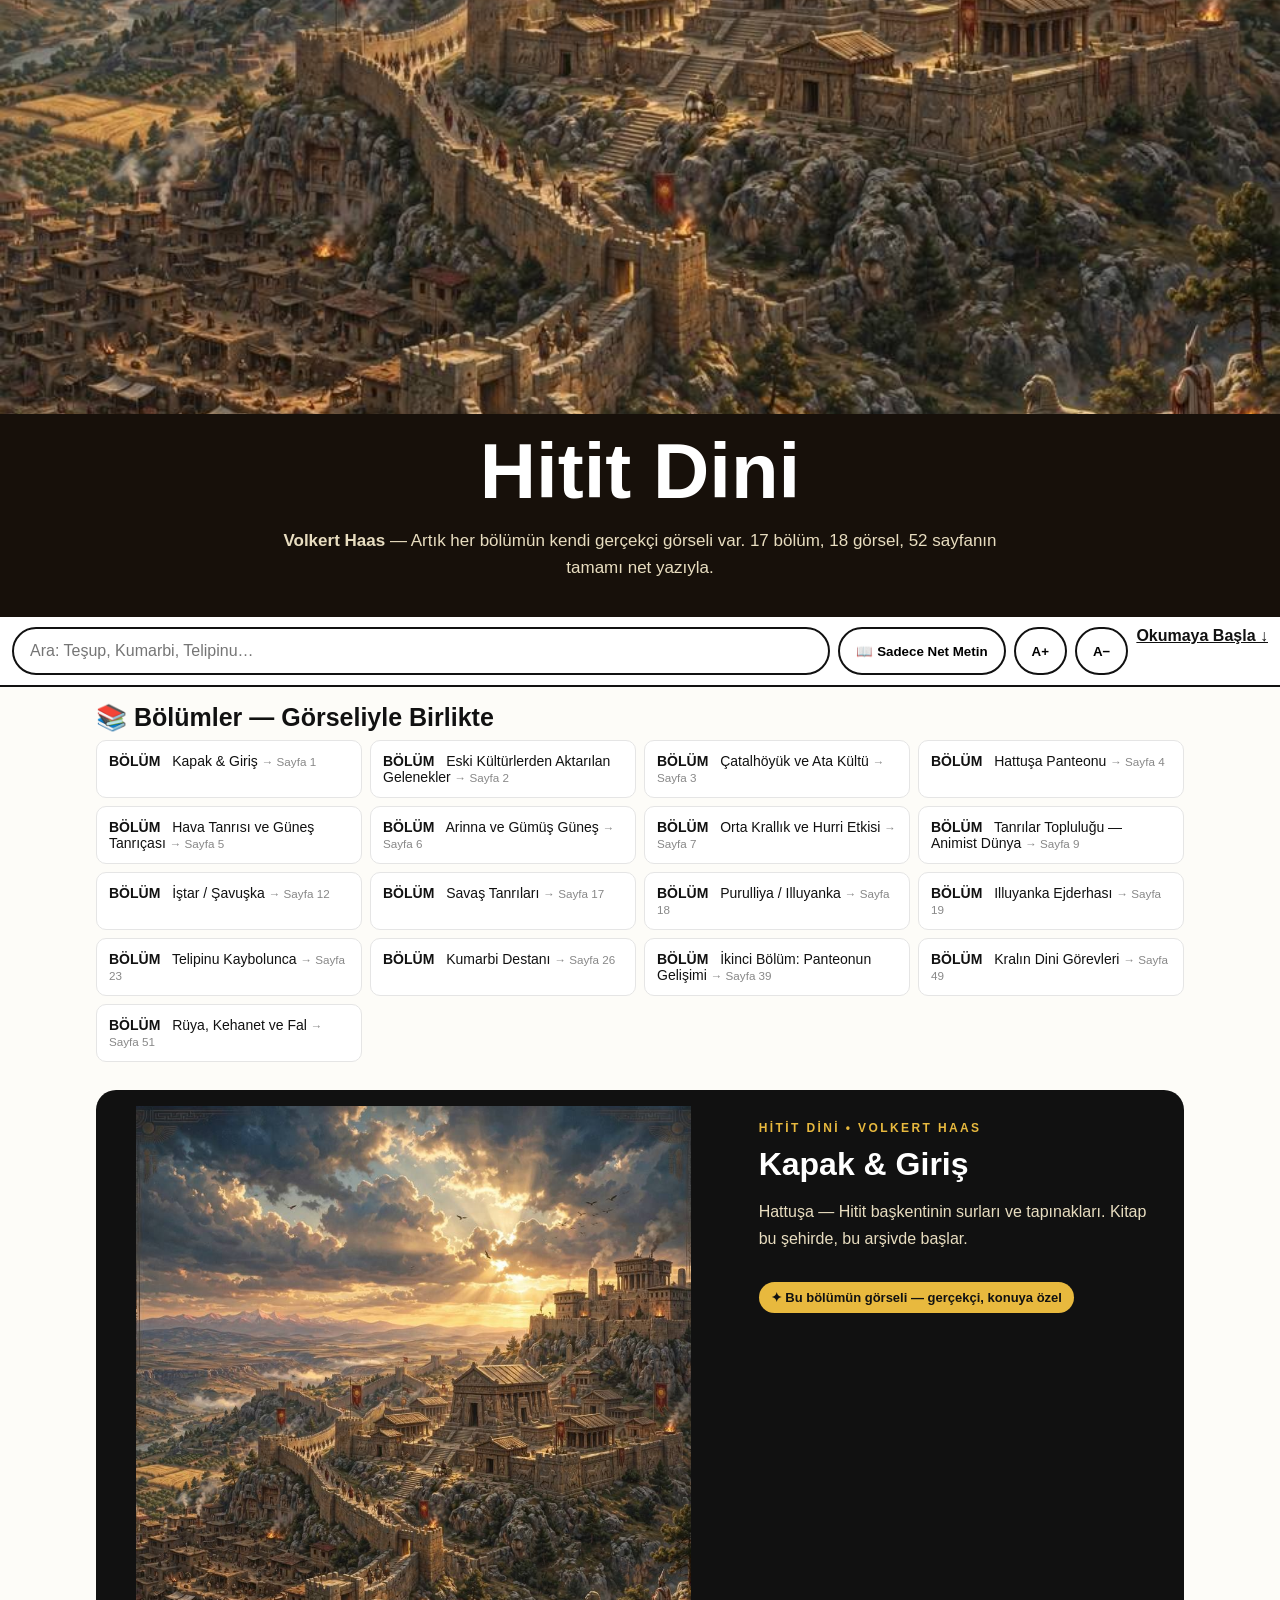
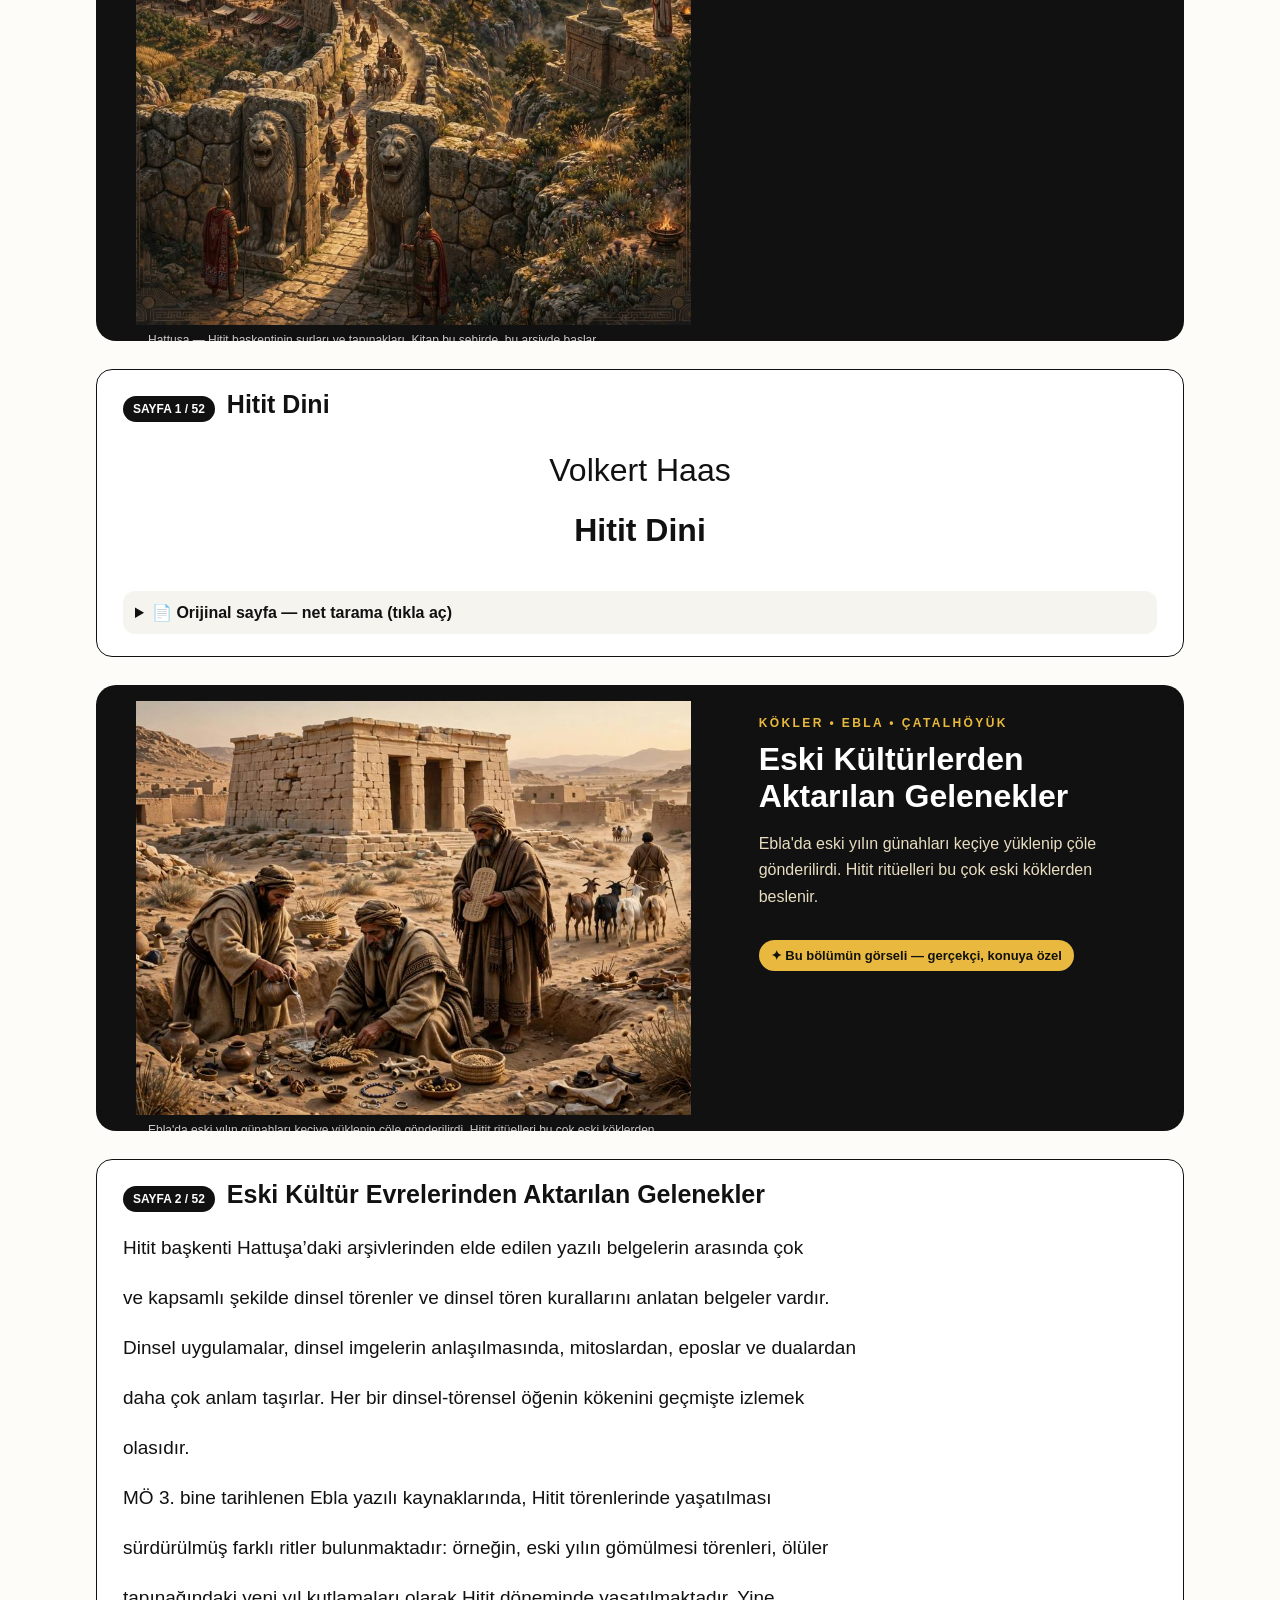
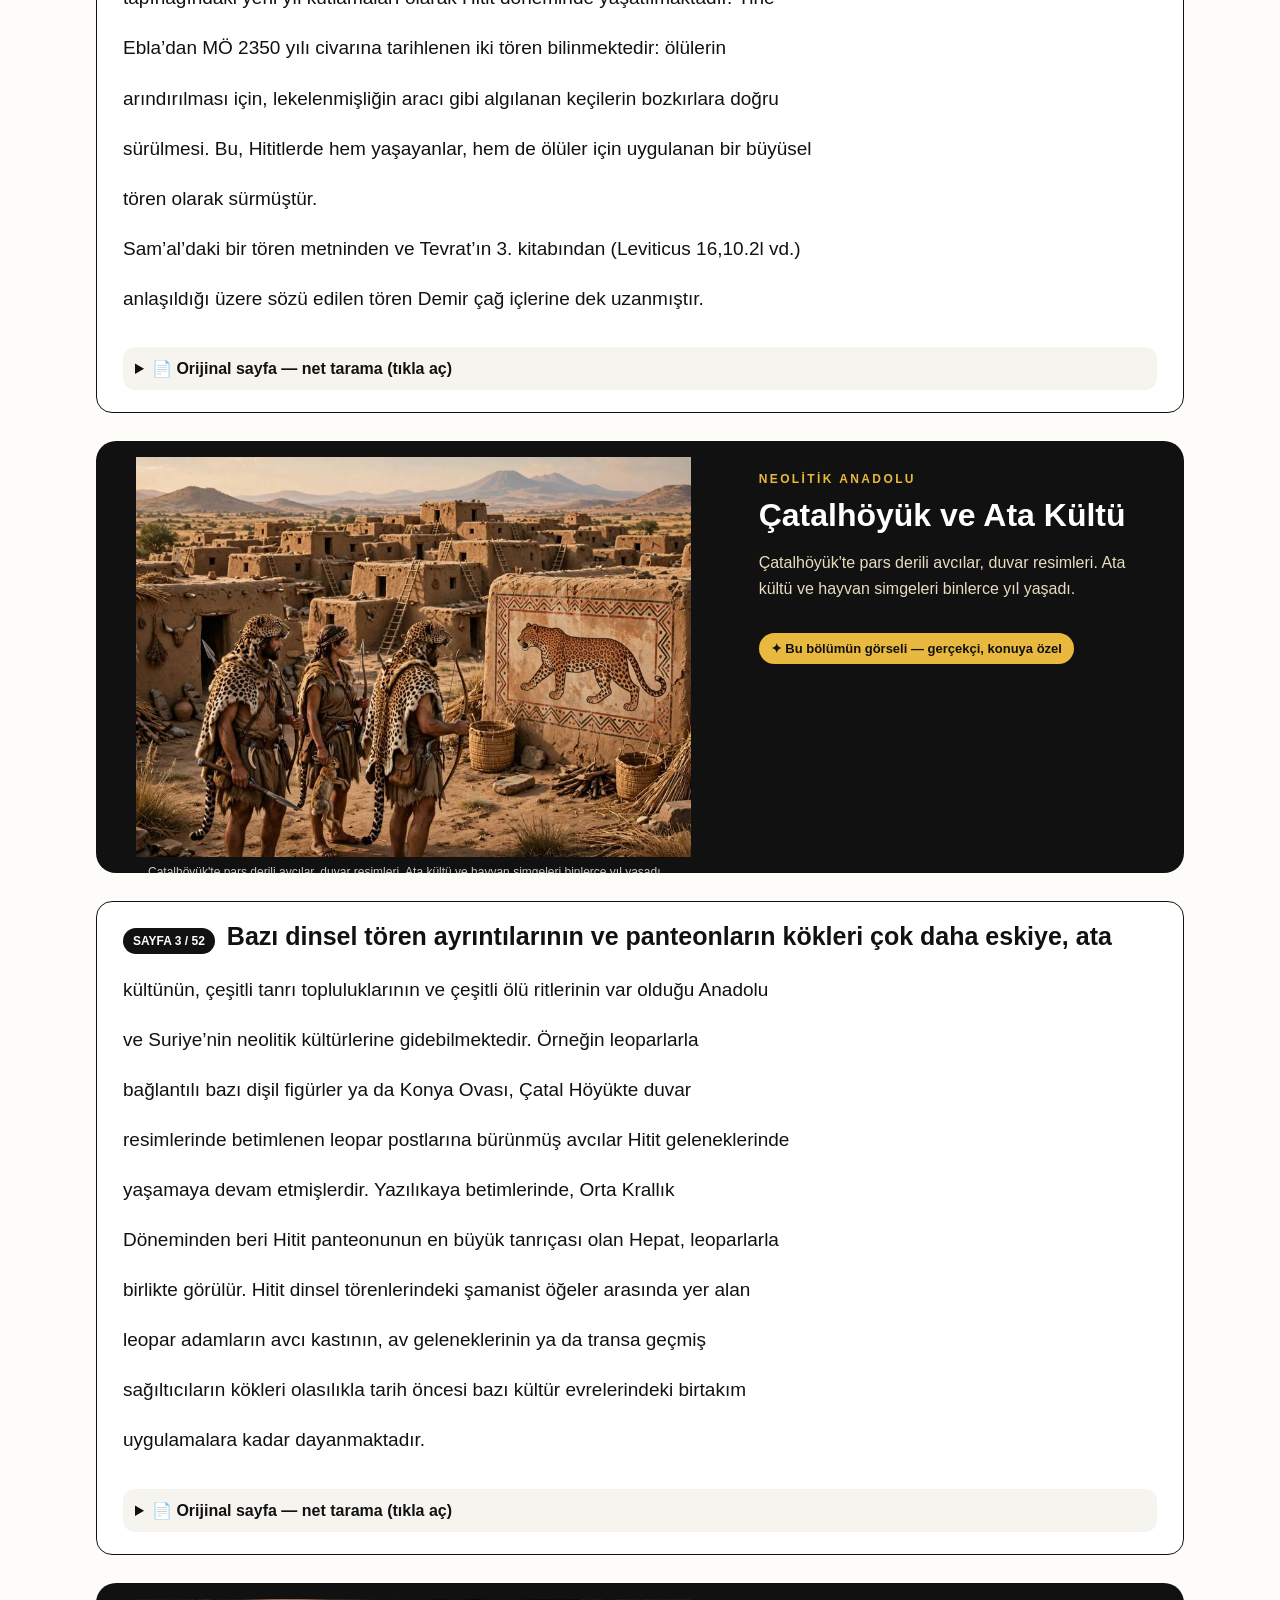
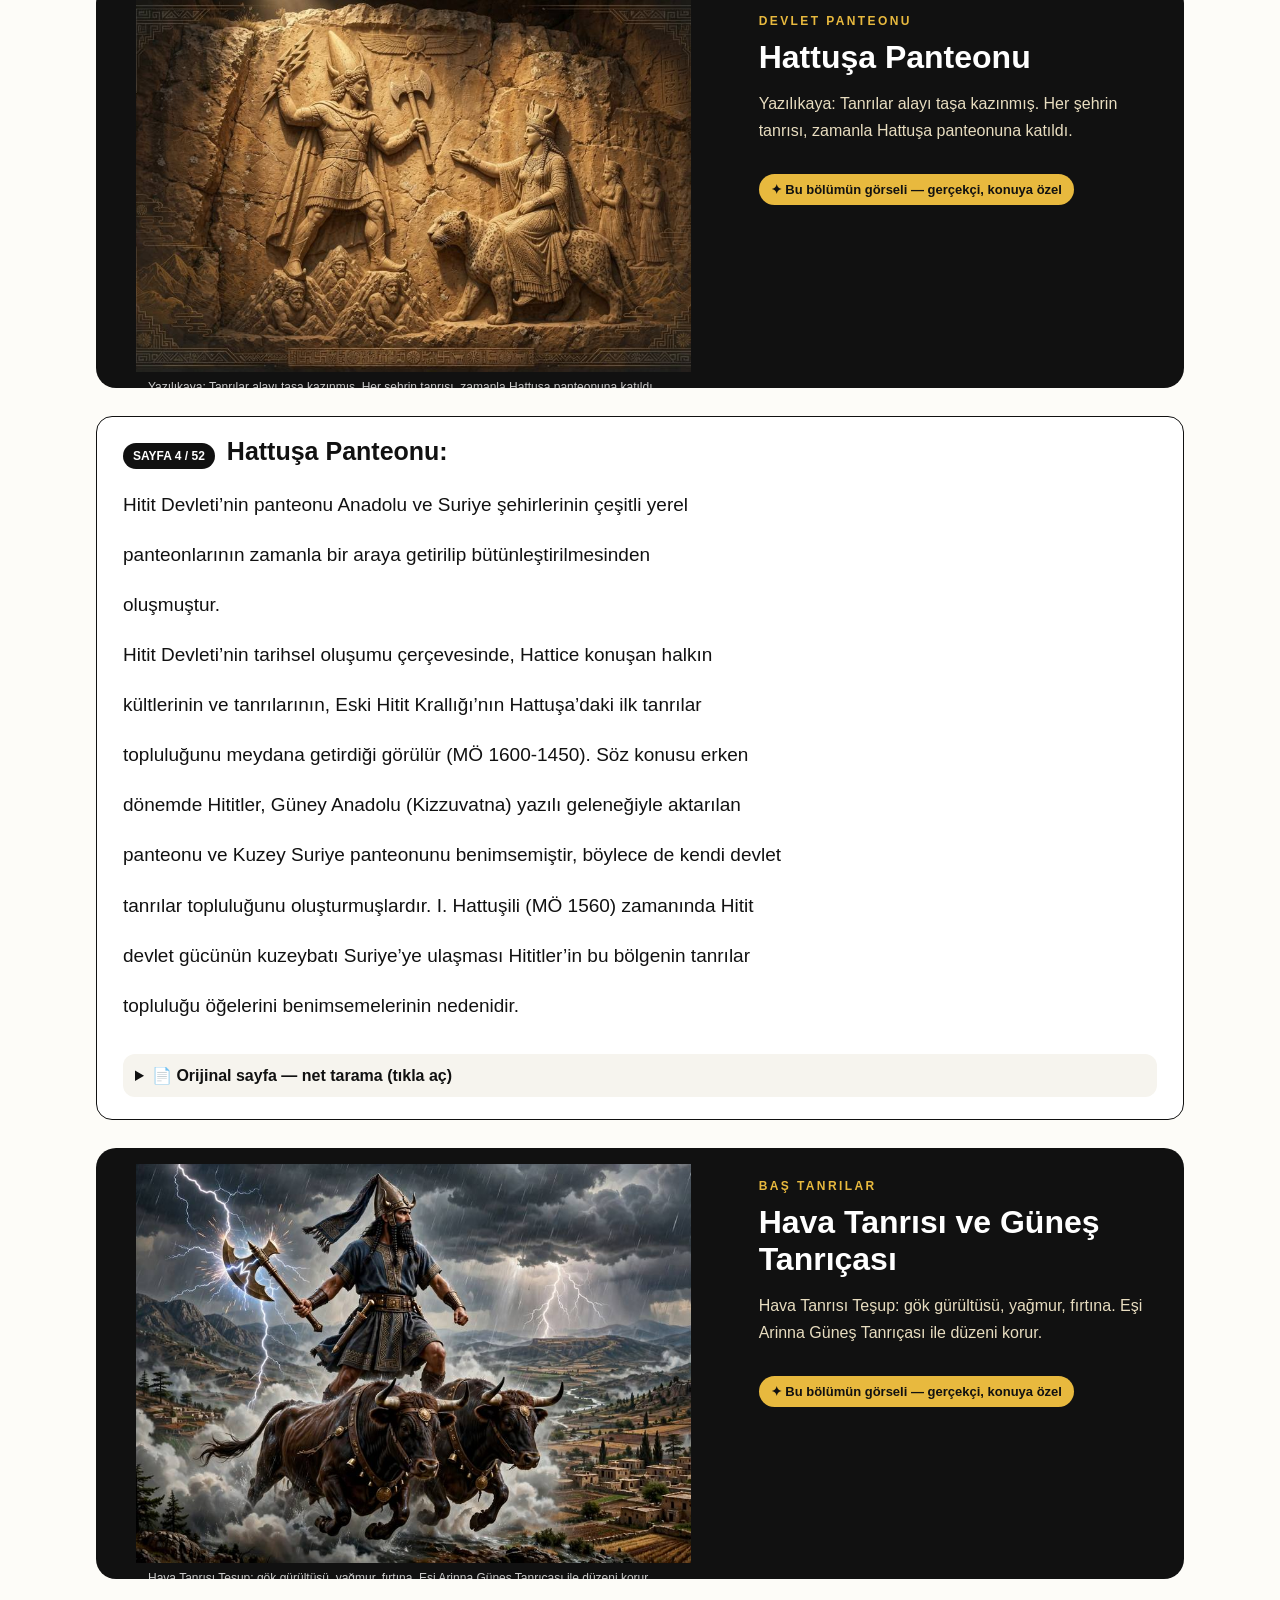
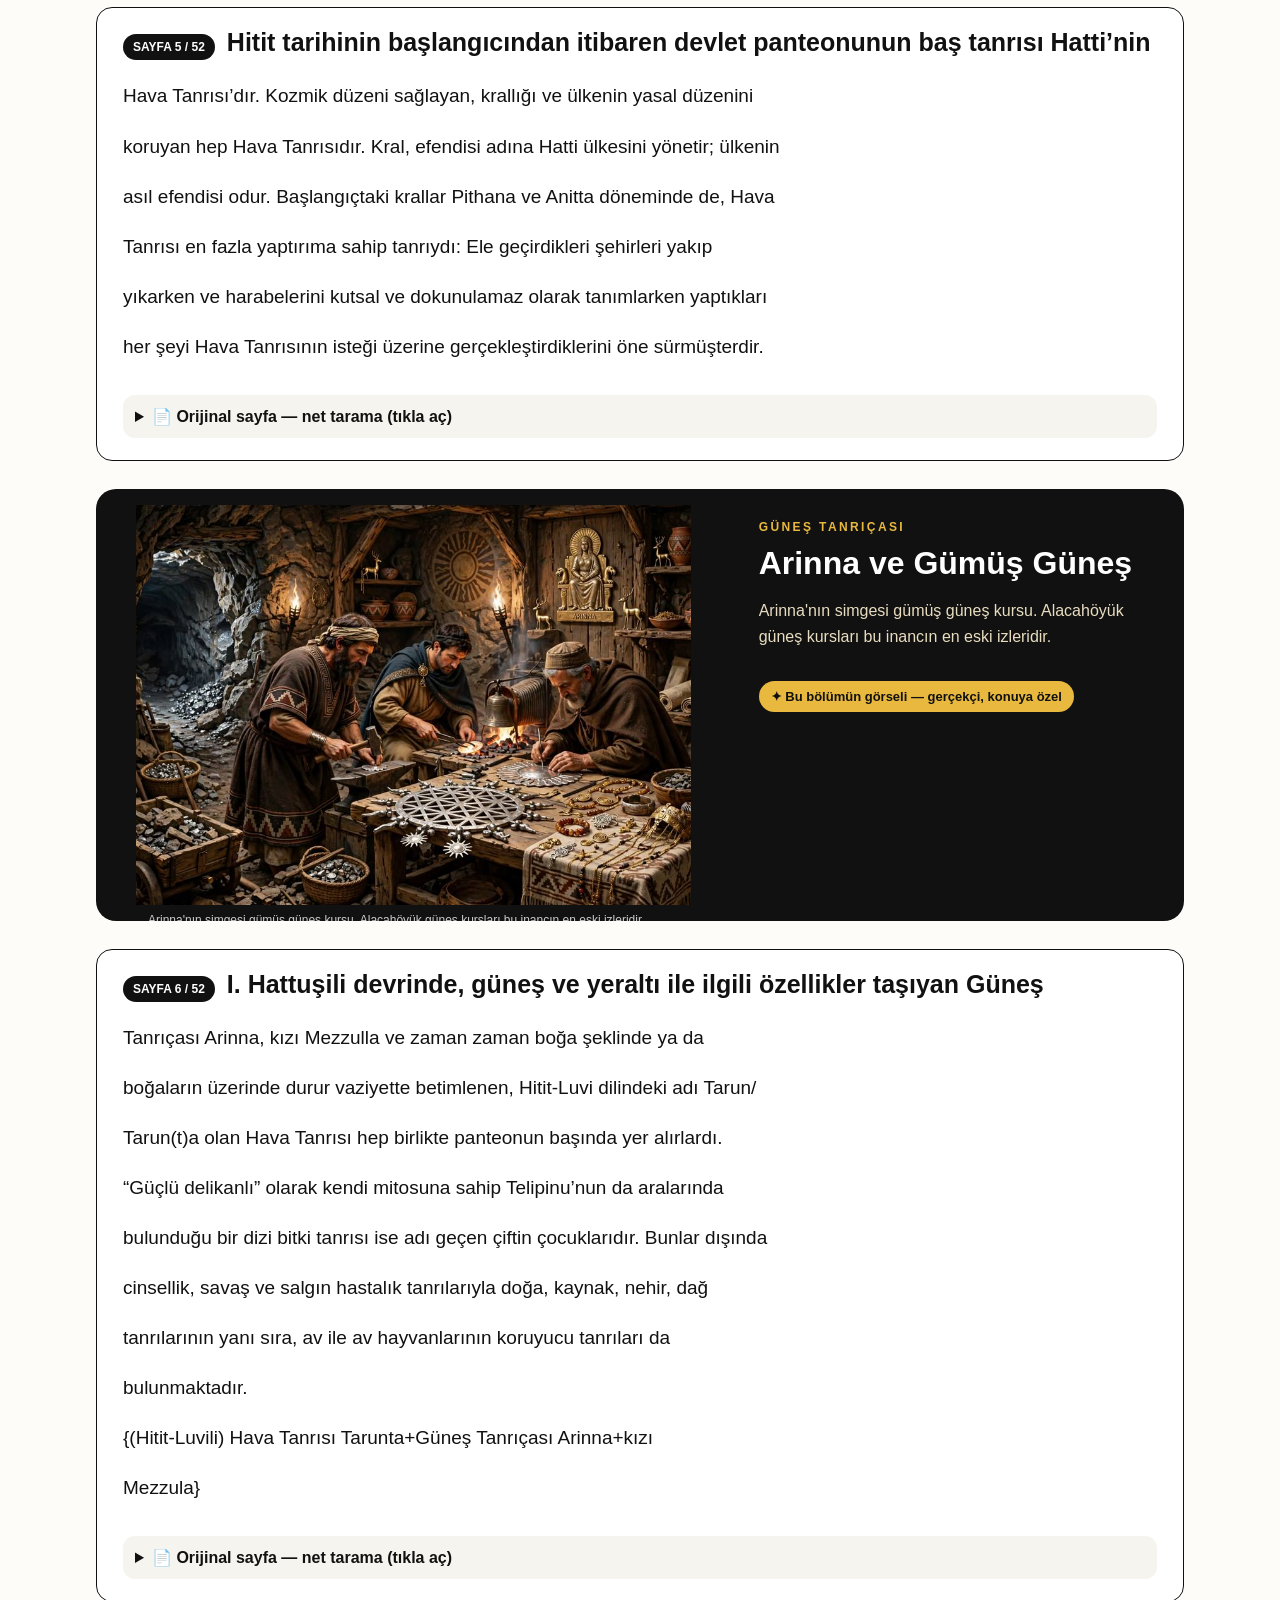
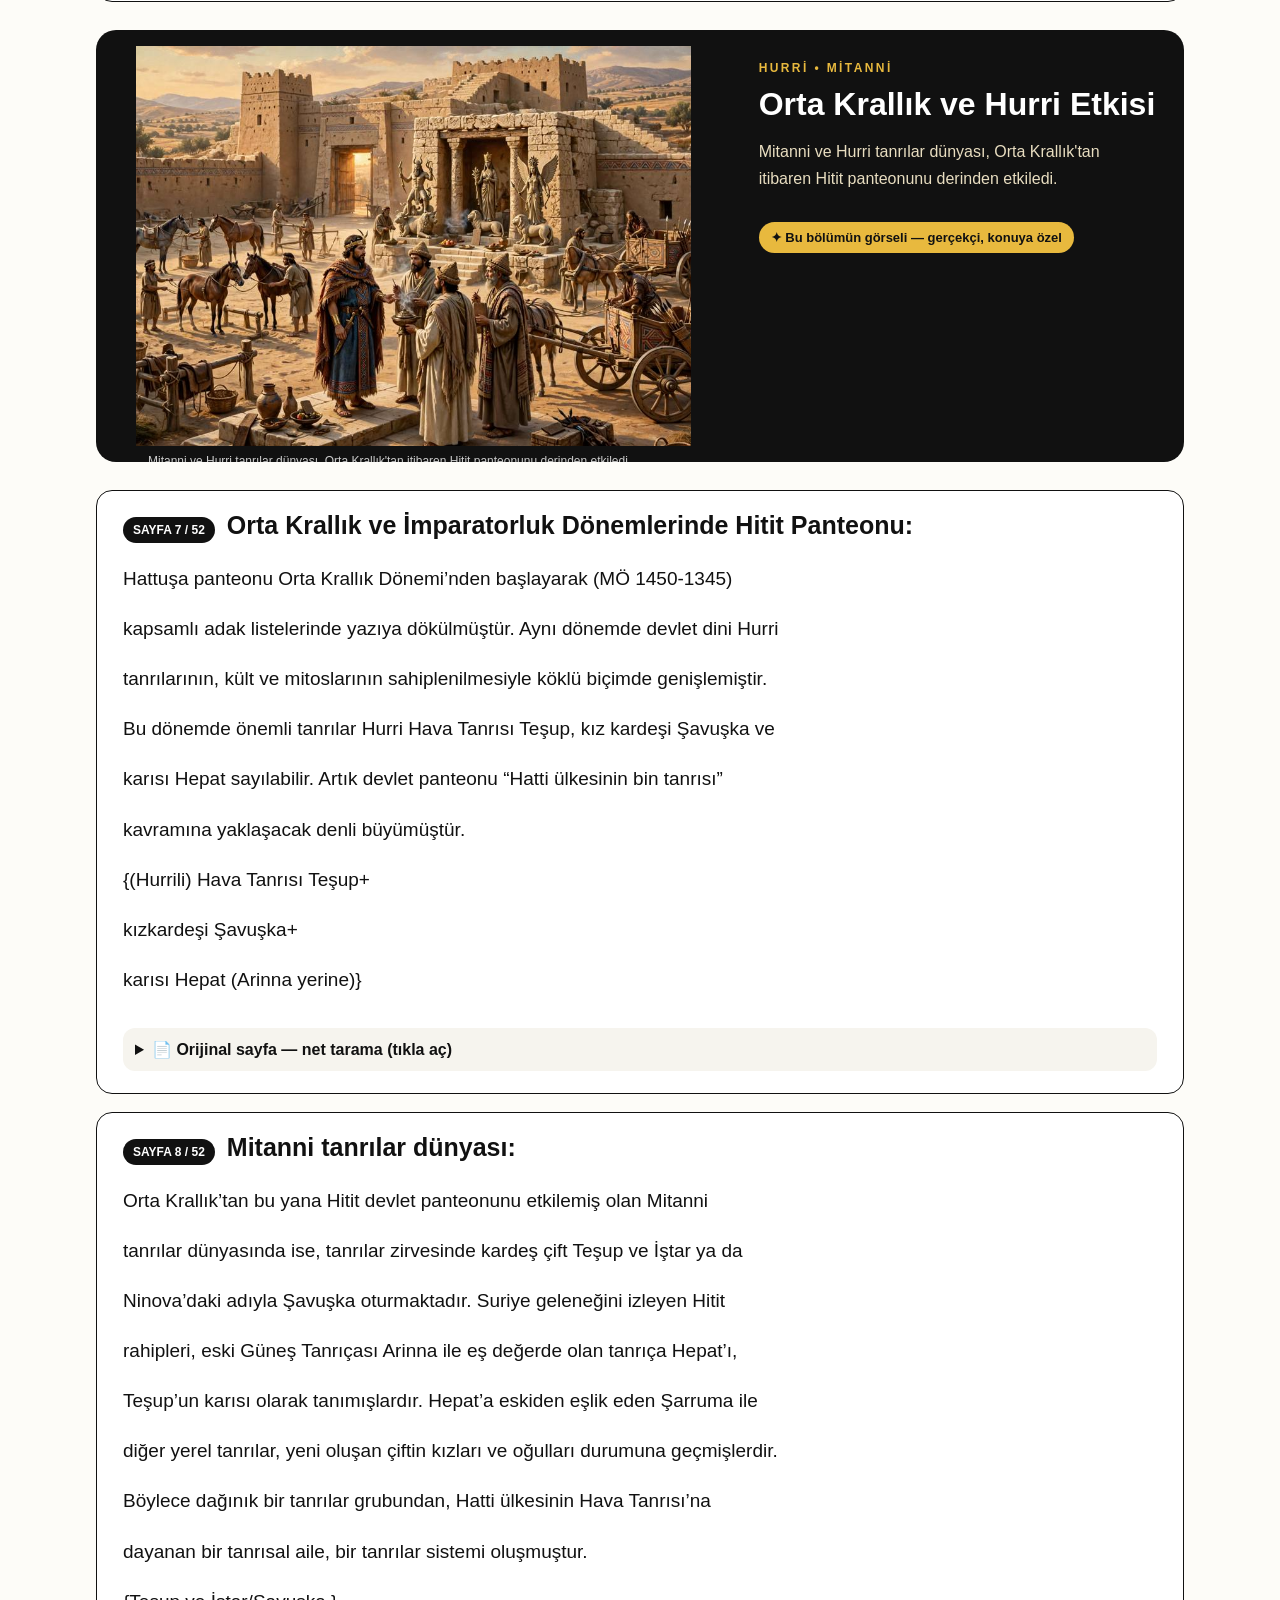
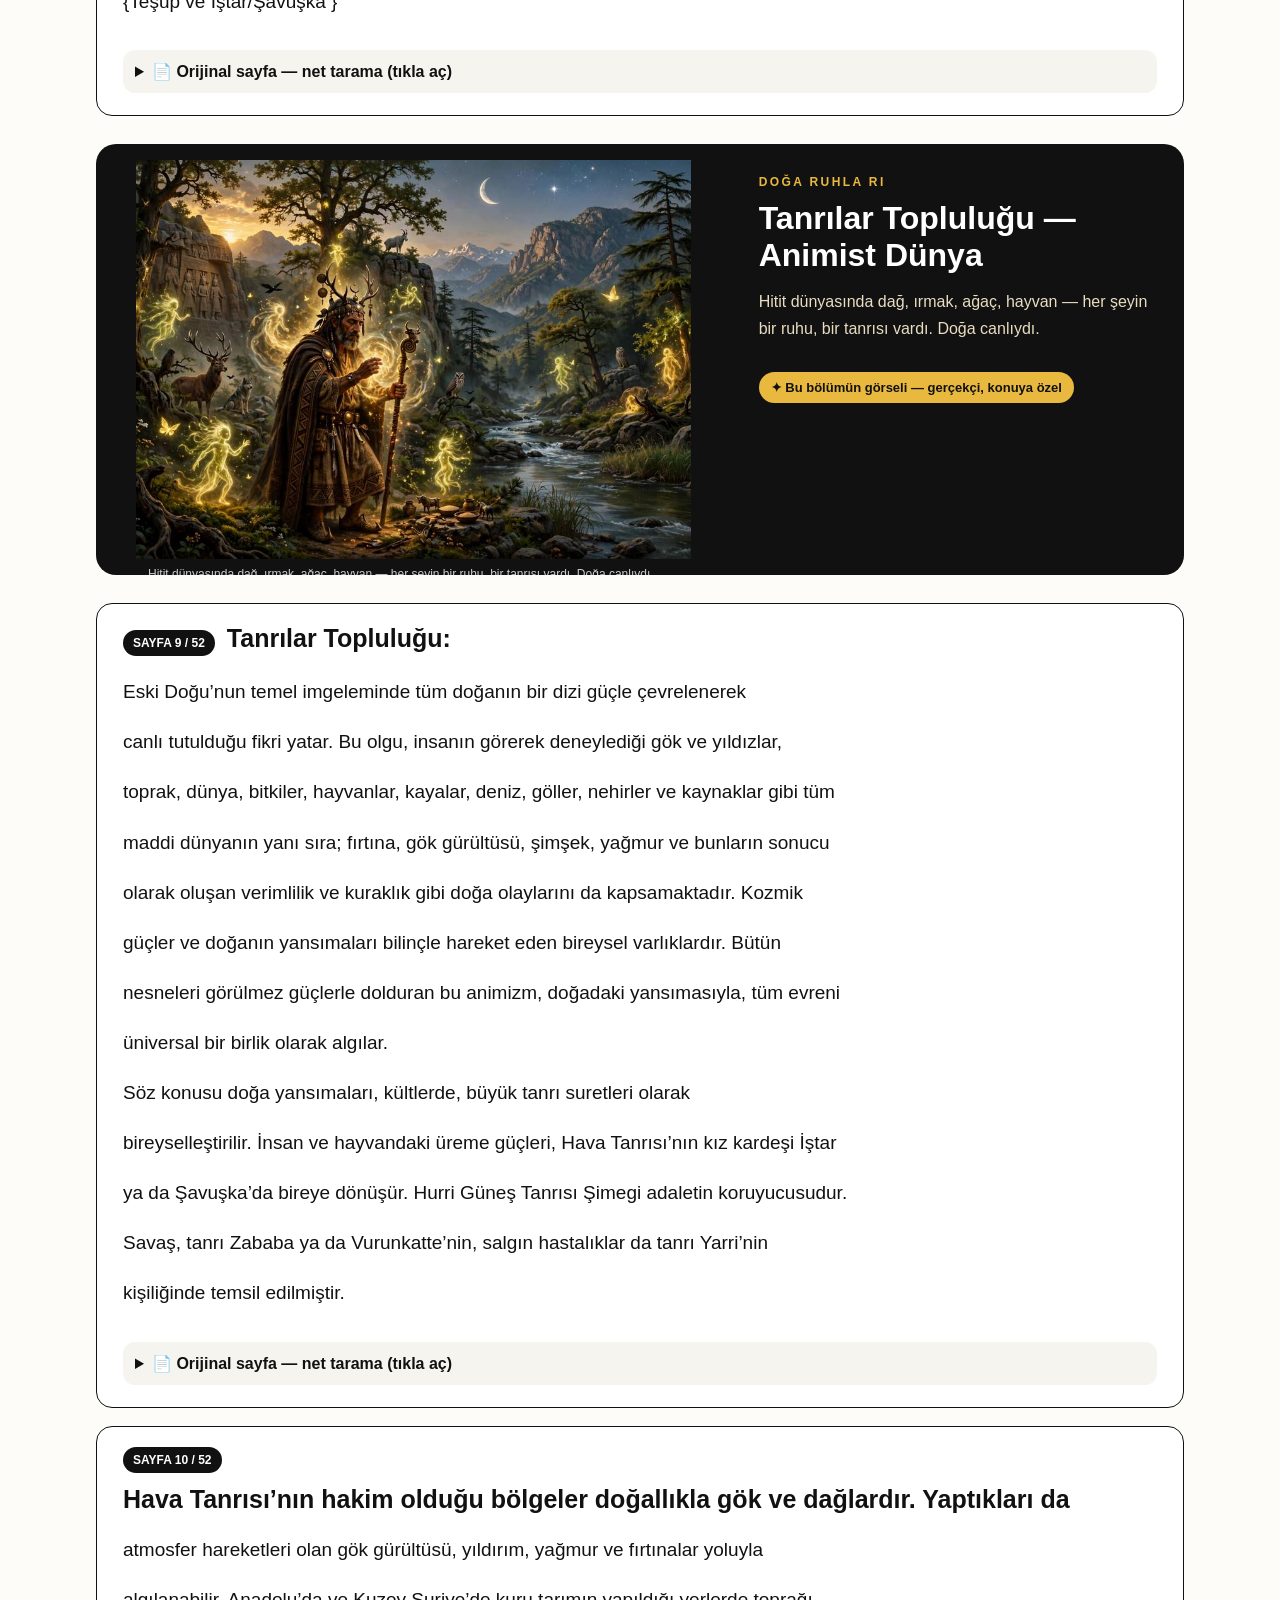
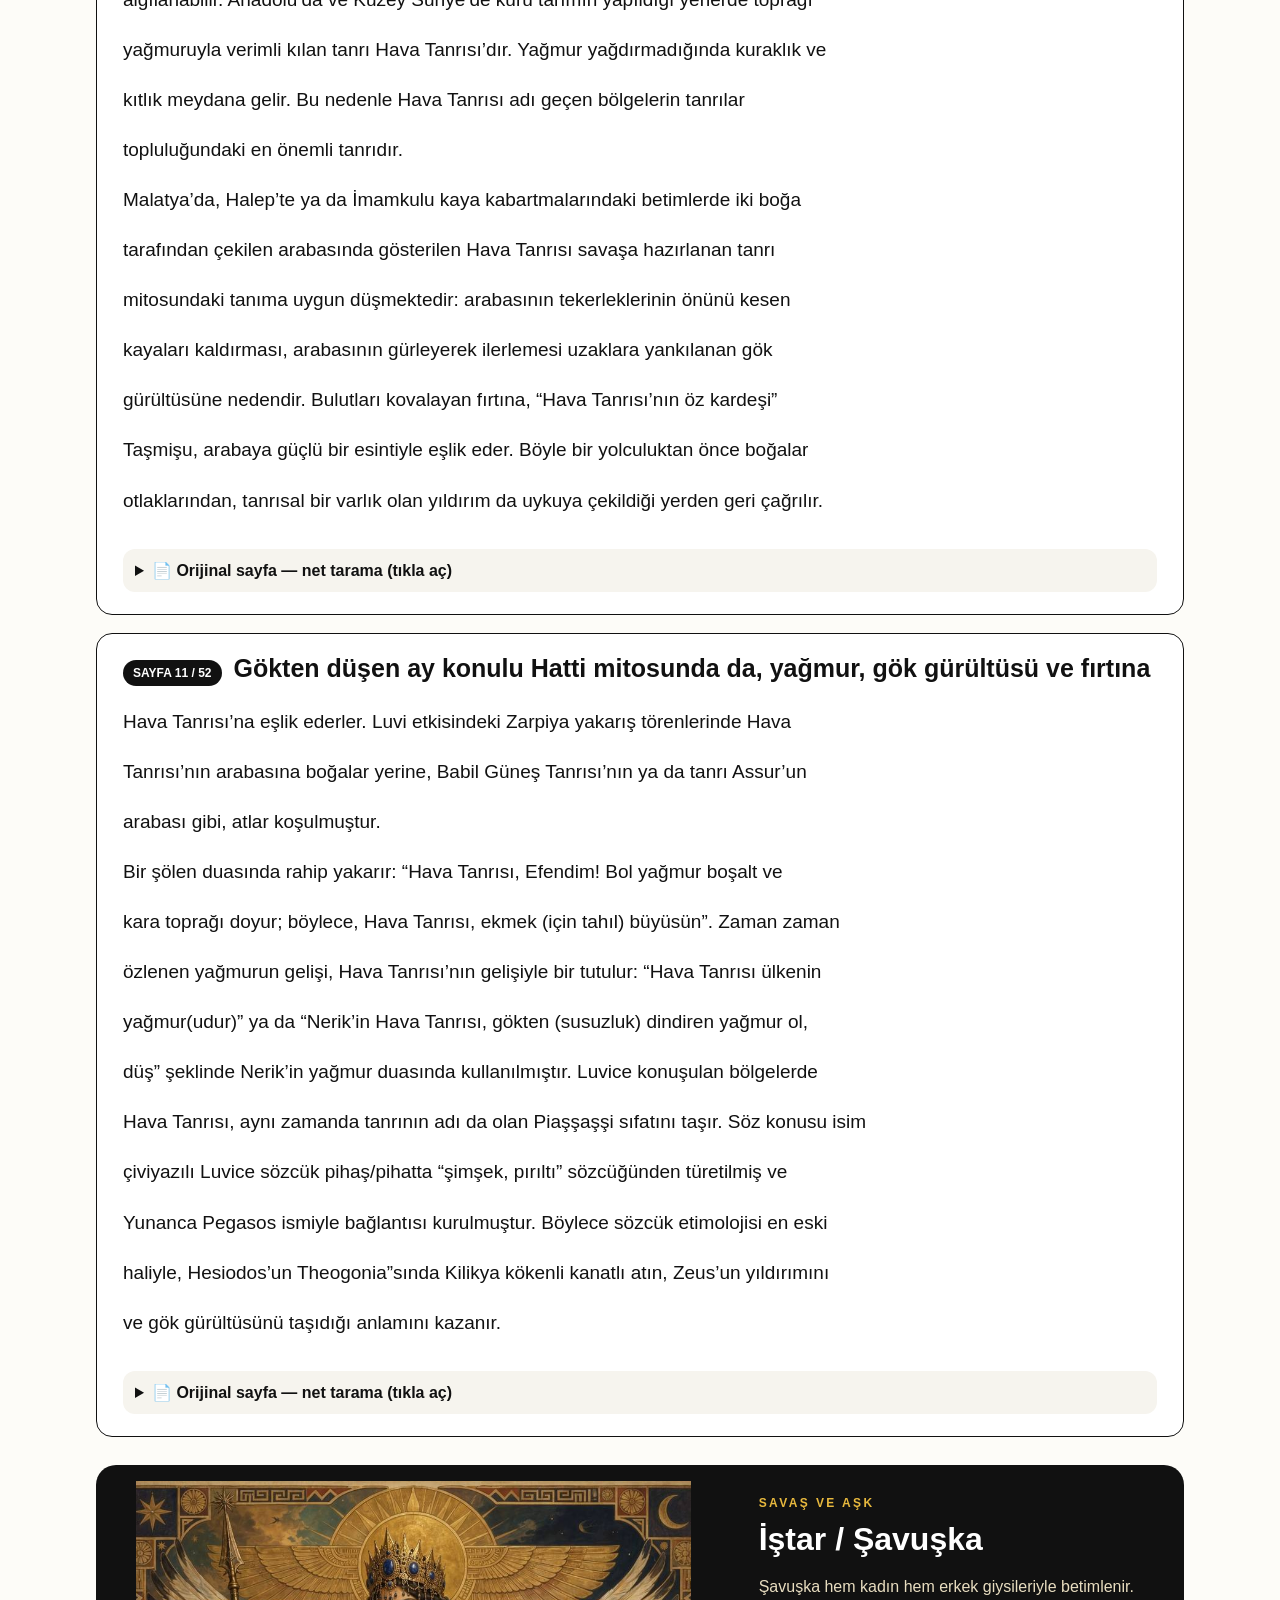
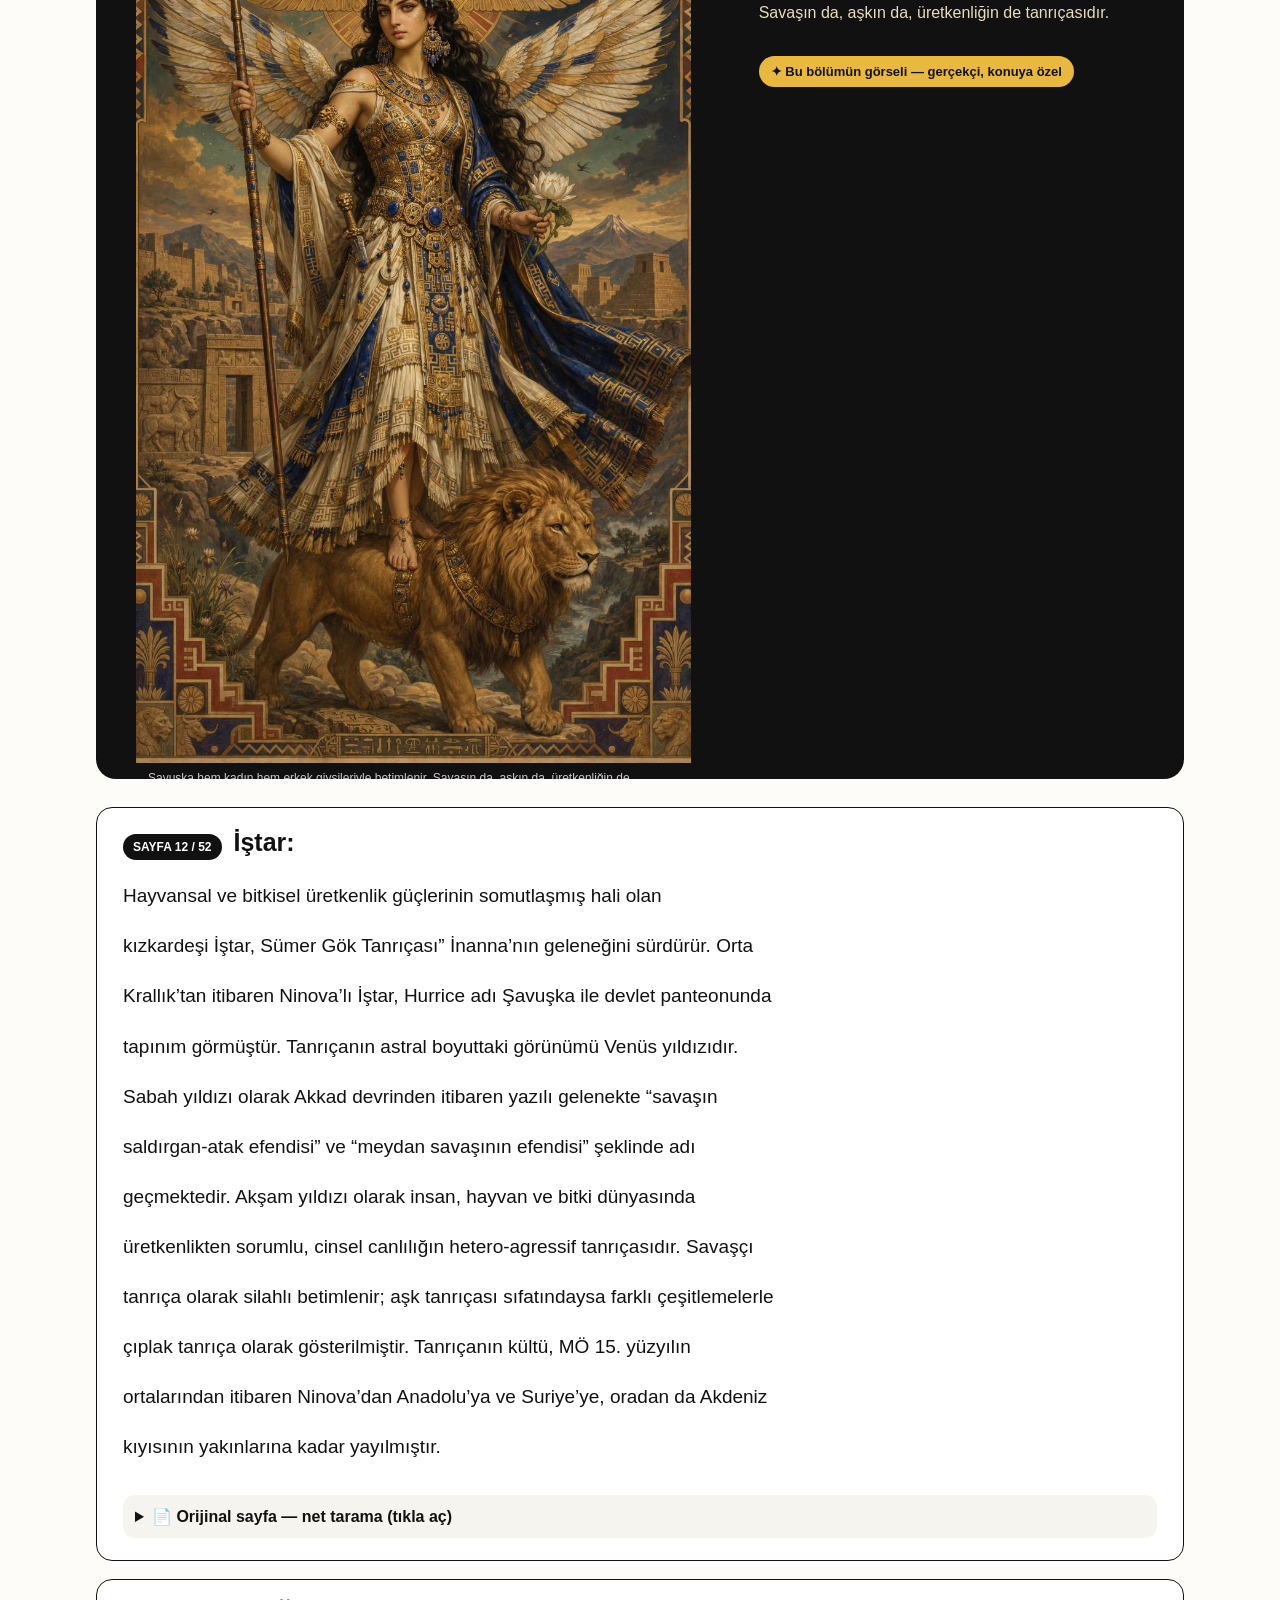
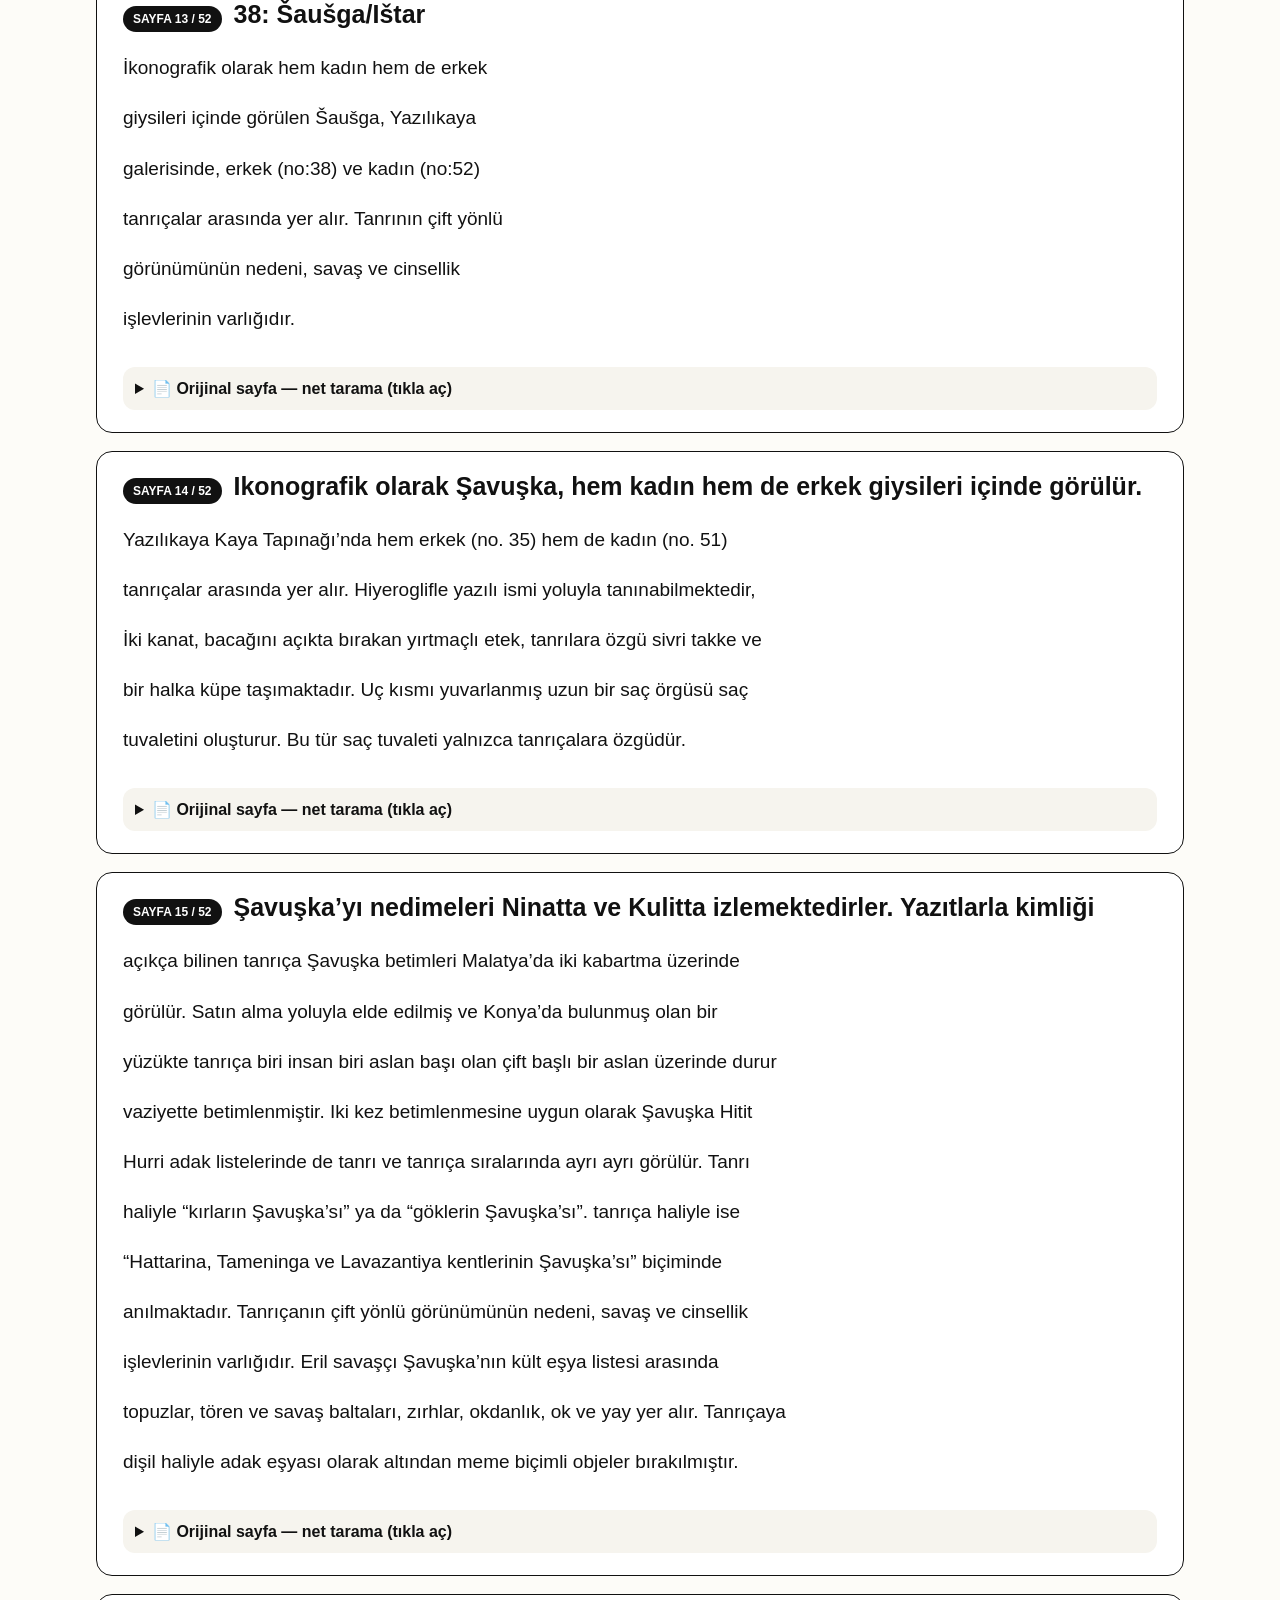
<file: yazilar/hitit-dini-ve-mitolojisi.html>
<!DOCTYPE html><html lang="tr"><head><meta charset="utf-8"><meta name="viewport" content="width=device-width,initial-scale=1"><title>Hitit Dini — Her Bölüme Özel Görsel</title>
<style>*{box-sizing:border-box}body{margin:0;background:#fdfcf8;color:#111;font-family:Inter,Arial,sans-serif;-webkit-font-smoothing:antialiased}
.hero{background:#17100a;color:#fff;text-align:center;padding:0 0 26px} .hero img{width:100%;height:46vh;object-fit:cover;display:block} h1{font-size:clamp(44px,8vw,78px);margin:12px 0 4px} .hero p{max-width:780px;margin:10px auto;color:#e8ddc0;line-height:1.6;font-size:17px;padding:0 16px}
.toolbar{position:sticky;top:0;z-index:30;background:#fff;border-bottom:2px solid #111;padding:10px 12px;display:flex;gap:8px;flex-wrap:wrap} .toolbar input{flex:1;min-width:200px;padding:13px 16px;border:2px solid #111;border-radius:999px;font-size:16px} .toolbar button{padding:12px 16px;border:2px solid #111;background:#fff;border-radius:999px;font-weight:800;cursor:pointer} .toolbar button.on{background:#111;color:#fff}
.note{max-width:1120px;margin:16px auto;padding:14px 16px;background:#fff3c4;border:2px solid #e8b93e;border-radius:12px;line-height:1.6} 
.chapter{max-width:1120px;margin:28px auto;display:grid;grid-template-columns:1.4fr 1fr;background:#111;color:#fff;border-radius:20px;overflow:hidden} .chapter img{width:100%;height:100%;object-fit:cover;display:block;min-height:320px} .chapter figcaption{padding:8px 12px;font-size:12px;color:#ccc} .ctext{padding:28px} .ctext span{color:#e8b93e;letter-spacing:.2em;font-size:12px;font-weight:800} .ctext h3{font-size:32px;margin:10px 0;line-height:1.15} .ctext p{color:#e8ddc0;line-height:1.65} .tag{margin-top:14px;display:inline-block;background:#e8b93e;color:#111;padding:8px 12px;border-radius:999px;font-weight:800;font-size:13px}
.toc{max-width:1120px;margin:16px auto;padding:0 16px;display:grid;grid-template-columns:repeat(auto-fill,minmax(260px,1fr));gap:8px} .toc a{background:#fff;border:1px solid #e5e5e5;padding:12px;border-radius:10px;text-decoration:none;color:#111;font-size:14px;display:block} .toc b{margin-right:8px} .toc small{color:#888}
main{max-width:1120px;margin:0 auto;padding:0 16px 50px} .page{background:#fff;border:1.5px solid #111;border-radius:16px;margin:18px 0;overflow:hidden} .head{padding:20px 26px 0;display:flex;gap:12px;align-items:baseline;flex-wrap:wrap} .head span{background:#111;color:#fff;padding:6px 10px;border-radius:999px;font-size:12px;font-weight:800} h2{font-size:25px;margin:0}
.nettext{padding:18px 26px 10px} .nettext p{font-size:19px;line-height:1.9;color:#111;margin:0 0 14px;font-weight:500} .cover{text-align:center;font-size:32px!important}
.scanbox{margin:6px 26px 22px;background:#f6f4ee;padding:12px;border-radius:12px} .scanbox summary{cursor:pointer;font-weight:800} .scanbox img{width:100%;border:1px solid #ddd;border-radius:6px}
body.textonly .scanbox, body.textonly .chapter img{display:none} body.textonly .chapter{grid-template-columns:1fr}
@media(max-width:760px){.chapter{grid-template-columns:1fr} .nettext,.head{padding-left:16px;padding-right:16px} .nettext p{font-size:18px}}
</style><script defer src="hitit-assets/part-01.js"></script>
<script defer src="hitit-assets/part-02.js"></script>
<script defer src="hitit-assets/part-03.js"></script>
<script defer src="hitit-assets/part-04.js"></script>
<script defer src="hitit-assets/part-05.js"></script>
<script defer src="hitit-assets/part-06.js"></script>
<script defer src="hitit-assets/part-07.js"></script>
<script defer src="hitit-assets/part-08.js"></script>
<script defer src="hitit-assets/part-09.js"></script>
<script defer src="hitit-assets/part-10.js"></script>
<script defer src="hitit-assets/part-11.js"></script>
<script defer src="hitit-assets/part-12.js"></script>
<script defer src="hitit-assets/part-13.js"></script>
<script defer src="hitit-assets/part-14.js"></script>
<script defer src="hitit-assets/part-15.js"></script>
<script defer src="hitit-assets/part-16.js"></script>
<script defer src="hitit-assets/part-17.js"></script>
<script defer src="hitit-assets/part-18.js"></script></head><body>
<header class="hero"><img data-hitit-img="0" src=""><h1>Hitit Dini</h1><p><b>Volkert Haas</b> — Artık her bölümün kendi gerçekçi görseli var. 17 bölüm, 18 görsel, 52 sayfanın tamamı net yazıyla.</p></header>
<div class="toolbar"><input id="q" placeholder="Ara: Teşup, Kumarbi, Telipinu…" oninput="f()"><button id="bText" onclick="toggleText()">📖 Sadece Net Metin</button><button onclick="inc()">A+</button><button onclick="dec()">A−</button><a href="#s2" style="font-weight:800;color:#111">Okumaya Başla ↓</a></div>

<section class="toc"><h2 style="grid-column:1/-1">📚 Bölümler — Görseliyle Birlikte</h2><a href="#s1"><b>BÖLÜM</b> Kapak &amp; Giriş <small>→ Sayfa 1</small></a><a href="#s2"><b>BÖLÜM</b> Eski Kültürlerden Aktarılan Gelenekler <small>→ Sayfa 2</small></a><a href="#s3"><b>BÖLÜM</b> Çatalhöyük ve Ata Kültü <small>→ Sayfa 3</small></a><a href="#s4"><b>BÖLÜM</b> Hattuşa Panteonu <small>→ Sayfa 4</small></a><a href="#s5"><b>BÖLÜM</b> Hava Tanrısı ve Güneş Tanrıçası <small>→ Sayfa 5</small></a><a href="#s6"><b>BÖLÜM</b> Arinna ve Gümüş Güneş <small>→ Sayfa 6</small></a><a href="#s7"><b>BÖLÜM</b> Orta Krallık ve Hurri Etkisi <small>→ Sayfa 7</small></a><a href="#s9"><b>BÖLÜM</b> Tanrılar Topluluğu — Animist Dünya <small>→ Sayfa 9</small></a><a href="#s12"><b>BÖLÜM</b> İştar / Şavuşka <small>→ Sayfa 12</small></a><a href="#s17"><b>BÖLÜM</b> Savaş Tanrıları <small>→ Sayfa 17</small></a><a href="#s18"><b>BÖLÜM</b> Purulliya / Illuyanka <small>→ Sayfa 18</small></a><a href="#s19"><b>BÖLÜM</b> Illuyanka Ejderhası <small>→ Sayfa 19</small></a><a href="#s23"><b>BÖLÜM</b> Telipinu Kaybolunca <small>→ Sayfa 23</small></a><a href="#s26"><b>BÖLÜM</b> Kumarbi Destanı <small>→ Sayfa 26</small></a><a href="#s39"><b>BÖLÜM</b> İkinci Bölüm: Panteonun Gelişimi <small>→ Sayfa 39</small></a><a href="#s49"><b>BÖLÜM</b> Kralın Dini Görevleri <small>→ Sayfa 49</small></a><a href="#s51"><b>BÖLÜM</b> Rüya, Kehanet ve Fal <small>→ Sayfa 51</small></a></section>
<main id="list"><section class="chapter"><figure><img data-hitit-img="1" src="" alt="Kapak &amp; Giriş"><figcaption>Hattuşa — Hitit başkentinin surları ve tapınakları. Kitap bu şehirde, bu arşivde başlar.</figcaption></figure><div class="ctext"><span>HİTİT DİNİ • VOLKERT HAAS</span><h3>Kapak &amp; Giriş</h3><p>Hattuşa — Hitit başkentinin surları ve tapınakları. Kitap bu şehirde, bu arşivde başlar.</p><div class="tag">✦ Bu bölümün görseli — gerçekçi, konuya özel</div></div></section><article class="page" id="s1"><div class="head"><span>SAYFA 1 / 52</span><h2>Hitit Dini</h2></div><div class="nettext"><p class="cover">Volkert Haas<br><b>Hitit Dini</b></p></div><details class="scanbox"><summary>📄 Orijinal sayfa — net tarama (tıkla aç)</summary><img data-hitit-img="2" src=""></details></article><section class="chapter"><figure><img data-hitit-img="3" src="" alt="Eski Kültürlerden Aktarılan Gelenekler"><figcaption>Ebla&#x27;da eski yılın günahları keçiye yüklenip çöle gönderilirdi. Hitit ritüelleri bu çok eski köklerden beslenir.</figcaption></figure><div class="ctext"><span>KÖKLER • EBLA • ÇATALHÖYÜK</span><h3>Eski Kültürlerden Aktarılan Gelenekler</h3><p>Ebla&#x27;da eski yılın günahları keçiye yüklenip çöle gönderilirdi. Hitit ritüelleri bu çok eski köklerden beslenir.</p><div class="tag">✦ Bu bölümün görseli — gerçekçi, konuya özel</div></div></section><article class="page" id="s2"><div class="head"><span>SAYFA 2 / 52</span><h2>Eski Kültür Evrelerinden Aktarılan Gelenekler</h2></div><div class="nettext"><p>Hitit başkenti Hattuşa’daki arşivlerinden elde edilen yazılı belgelerin arasında çok</p><p>ve kapsamlı şekilde dinsel törenler ve dinsel tören kurallarını anlatan belgeler vardır.</p><p>Dinsel uygulamalar, dinsel imgelerin anlaşılmasında, mitoslardan, eposlar ve dualardan</p><p>daha çok anlam taşırlar. Her bir dinsel-törensel öğenin kökenini geçmişte izlemek</p><p>olasıdır.</p><p>MÖ 3. bine tarihlenen Ebla yazılı kaynaklarında, Hitit törenlerinde yaşatılması</p><p>sürdürülmüş farklı ritler bulunmaktadır: örneğin, eski yılın gömülmesi törenleri, ölüler</p><p>tapınağındaki yeni yıl kutlamaları olarak Hitit döneminde yaşatılmaktadır. Yine</p><p>Ebla’dan MÖ 2350 yılı civarına tarihlenen iki tören bilinmektedir: ölülerin</p><p>arındırılması için, lekelenmişliğin aracı gibi algılanan keçilerin bozkırlara doğru</p><p>sürülmesi. Bu, Hititlerde hem yaşayanlar, hem de ölüler için uygulanan bir büyüsel</p><p>tören olarak sürmüştür.</p><p>Sam’al’daki bir tören metninden ve Tevrat’ın 3. kitabından (Leviticus 16,10.2l vd.)</p><p>anlaşıldığı üzere sözü edilen tören Demir çağ içlerine dek uzanmıştır.</p></div><details class="scanbox"><summary>📄 Orijinal sayfa — net tarama (tıkla aç)</summary><img data-hitit-img="4" src=""></details></article><section class="chapter"><figure><img data-hitit-img="5" src="" alt="Çatalhöyük ve Ata Kültü"><figcaption>Çatalhöyük&#x27;te pars derili avcılar, duvar resimleri. Ata kültü ve hayvan simgeleri binlerce yıl yaşadı.</figcaption></figure><div class="ctext"><span>NEOLİTİK ANADOLU</span><h3>Çatalhöyük ve Ata Kültü</h3><p>Çatalhöyük&#x27;te pars derili avcılar, duvar resimleri. Ata kültü ve hayvan simgeleri binlerce yıl yaşadı.</p><div class="tag">✦ Bu bölümün görseli — gerçekçi, konuya özel</div></div></section><article class="page" id="s3"><div class="head"><span>SAYFA 3 / 52</span><h2>Bazı dinsel tören ayrıntılarının ve panteonların kökleri çok daha eskiye, ata</h2></div><div class="nettext"><p>kültünün, çeşitli tanrı topluluklarının ve çeşitli ölü ritlerinin var olduğu Anadolu</p><p>ve Suriye’nin neolitik kültürlerine gidebilmektedir. Örneğin leoparlarla</p><p>bağlantılı bazı dişil figürler ya da Konya Ovası, Çatal Höyükte duvar</p><p>resimlerinde betimlenen leopar postlarına bürünmüş avcılar Hitit geleneklerinde</p><p>yaşamaya devam etmişlerdir. Yazılıkaya betimlerinde, Orta Krallık</p><p>Döneminden beri Hitit panteonunun en büyük tanrıçası olan Hepat, leoparlarla</p><p>birlikte görülür. Hitit dinsel törenlerindeki şamanist öğeler arasında yer alan</p><p>leopar adamların avcı kastının, av geleneklerinin ya da transa geçmiş</p><p>sağıltıcıların kökleri olasılıkla tarih öncesi bazı kültür evrelerindeki birtakım</p><p>uygulamalara kadar dayanmaktadır.</p></div><details class="scanbox"><summary>📄 Orijinal sayfa — net tarama (tıkla aç)</summary><img data-hitit-img="6" src=""></details></article><section class="chapter"><figure><img data-hitit-img="7" src="" alt="Hattuşa Panteonu"><figcaption>Yazılıkaya: Tanrılar alayı taşa kazınmış. Her şehrin tanrısı, zamanla Hattuşa panteonuna katıldı.</figcaption></figure><div class="ctext"><span>DEVLET PANTEONU</span><h3>Hattuşa Panteonu</h3><p>Yazılıkaya: Tanrılar alayı taşa kazınmış. Her şehrin tanrısı, zamanla Hattuşa panteonuna katıldı.</p><div class="tag">✦ Bu bölümün görseli — gerçekçi, konuya özel</div></div></section><article class="page" id="s4"><div class="head"><span>SAYFA 4 / 52</span><h2>Hattuşa Panteonu:</h2></div><div class="nettext"><p>Hitit Devleti’nin panteonu Anadolu ve Suriye şehirlerinin çeşitli yerel</p><p>panteonlarının zamanla bir araya getirilip bütünleştirilmesinden</p><p>oluşmuştur.</p><p>Hitit Devleti’nin tarihsel oluşumu çerçevesinde, Hattice konuşan halkın</p><p>kültlerinin ve tanrılarının, Eski Hitit Krallığı’nın Hattuşa’daki ilk tanrılar</p><p>topluluğunu meydana getirdiği görülür (MÖ 1600-1450). Söz konusu erken</p><p>dönemde Hititler, Güney Anadolu (Kizzuvatna) yazılı geleneğiyle aktarılan</p><p>panteonu ve Kuzey Suriye panteonunu benimsemiştir, böylece de kendi devlet</p><p>tanrılar topluluğunu oluşturmuşlardır. I. Hattuşili (MÖ 1560) zamanında Hitit</p><p>devlet gücünün kuzeybatı Suriye’ye ulaşması Hititler’in bu bölgenin tanrılar</p><p>topluluğu öğelerini benimsemelerinin nedenidir.</p></div><details class="scanbox"><summary>📄 Orijinal sayfa — net tarama (tıkla aç)</summary><img data-hitit-img="8" src=""></details></article><section class="chapter"><figure><img data-hitit-img="9" src="" alt="Hava Tanrısı ve Güneş Tanrıçası"><figcaption>Hava Tanrısı Teşup: gök gürültüsü, yağmur, fırtına. Eşi Arinna Güneş Tanrıçası ile düzeni korur.</figcaption></figure><div class="ctext"><span>BAŞ TANRILAR</span><h3>Hava Tanrısı ve Güneş Tanrıçası</h3><p>Hava Tanrısı Teşup: gök gürültüsü, yağmur, fırtına. Eşi Arinna Güneş Tanrıçası ile düzeni korur.</p><div class="tag">✦ Bu bölümün görseli — gerçekçi, konuya özel</div></div></section><article class="page" id="s5"><div class="head"><span>SAYFA 5 / 52</span><h2>Hitit tarihinin başlangıcından itibaren devlet panteonunun baş tanrısı Hatti’nin</h2></div><div class="nettext"><p>Hava Tanrısı’dır. Kozmik düzeni sağlayan, krallığı ve ülkenin yasal düzenini</p><p>koruyan hep Hava Tanrısıdır. Kral, efendisi adına Hatti ülkesini yönetir; ülkenin</p><p>asıl efendisi odur. Başlangıçtaki krallar Pithana ve Anitta döneminde de, Hava</p><p>Tanrısı en fazla yaptırıma sahip tanrıydı: Ele geçirdikleri şehirleri yakıp</p><p>yıkarken ve harabelerini kutsal ve dokunulamaz olarak tanımlarken yaptıkları</p><p>her şeyi Hava Tanrısının isteği üzerine gerçekleştirdiklerini öne sürmüşterdir.</p></div><details class="scanbox"><summary>📄 Orijinal sayfa — net tarama (tıkla aç)</summary><img data-hitit-img="10" src=""></details></article><section class="chapter"><figure><img data-hitit-img="11" src="" alt="Arinna ve Gümüş Güneş"><figcaption>Arinna&#x27;nın simgesi gümüş güneş kursu. Alacahöyük güneş kursları bu inancın en eski izleridir.</figcaption></figure><div class="ctext"><span>GÜNEŞ TANRIÇASI</span><h3>Arinna ve Gümüş Güneş</h3><p>Arinna&#x27;nın simgesi gümüş güneş kursu. Alacahöyük güneş kursları bu inancın en eski izleridir.</p><div class="tag">✦ Bu bölümün görseli — gerçekçi, konuya özel</div></div></section><article class="page" id="s6"><div class="head"><span>SAYFA 6 / 52</span><h2>I. Hattuşili devrinde, güneş ve yeraltı ile ilgili özellikler taşıyan Güneş</h2></div><div class="nettext"><p>Tanrıçası Arinna, kızı Mezzulla ve zaman zaman boğa şeklinde ya da</p><p>boğaların üzerinde durur vaziyette betimlenen, Hitit-Luvi dilindeki adı Tarun/</p><p>Tarun(t)a olan Hava Tanrısı hep birlikte panteonun başında yer alırlardı.</p><p>“Güçlü delikanlı” olarak kendi mitosuna sahip Telipinu’nun da aralarında</p><p>bulunduğu bir dizi bitki tanrısı ise adı geçen çiftin çocuklarıdır. Bunlar dışında</p><p>cinsellik, savaş ve salgın hastalık tanrılarıyla doğa, kaynak, nehir, dağ</p><p>tanrılarının yanı sıra, av ile av hayvanlarının koruyucu tanrıları da</p><p>bulunmaktadır.</p><p>{(Hitit-Luvili) Hava Tanrısı Tarunta+Güneş Tanrıçası Arinna+kızı</p><p>Mezzula}</p></div><details class="scanbox"><summary>📄 Orijinal sayfa — net tarama (tıkla aç)</summary><img data-hitit-img="12" src=""></details></article><section class="chapter"><figure><img data-hitit-img="13" src="" alt="Orta Krallık ve Hurri Etkisi"><figcaption>Mitanni ve Hurri tanrılar dünyası, Orta Krallık&#x27;tan itibaren Hitit panteonunu derinden etkiledi.</figcaption></figure><div class="ctext"><span>HURRİ • MİTANNİ</span><h3>Orta Krallık ve Hurri Etkisi</h3><p>Mitanni ve Hurri tanrılar dünyası, Orta Krallık&#x27;tan itibaren Hitit panteonunu derinden etkiledi.</p><div class="tag">✦ Bu bölümün görseli — gerçekçi, konuya özel</div></div></section><article class="page" id="s7"><div class="head"><span>SAYFA 7 / 52</span><h2>Orta Krallık ve İmparatorluk Dönemlerinde Hitit Panteonu:</h2></div><div class="nettext"><p>Hattuşa panteonu Orta Krallık Dönemi’nden başlayarak (MÖ 1450-1345)</p><p>kapsamlı adak listelerinde yazıya dökülmüştür. Aynı dönemde devlet dini Hurri</p><p>tanrılarının, kült ve mitoslarının sahiplenilmesiyle köklü biçimde genişlemiştir.</p><p>Bu dönemde önemli tanrılar Hurri Hava Tanrısı Teşup, kız kardeşi Şavuşka ve</p><p>karısı Hepat sayılabilir. Artık devlet panteonu “Hatti ülkesinin bin tanrısı”</p><p>kavramına yaklaşacak denli büyümüştür.</p><p>{(Hurrili) Hava Tanrısı Teşup+</p><p>kızkardeşi Şavuşka+</p><p>karısı Hepat (Arinna yerine)}</p></div><details class="scanbox"><summary>📄 Orijinal sayfa — net tarama (tıkla aç)</summary><img data-hitit-img="14" src=""></details></article><article class="page" id="s8"><div class="head"><span>SAYFA 8 / 52</span><h2>Mitanni tanrılar dünyası:</h2></div><div class="nettext"><p>Orta Krallık’tan bu yana Hitit devlet panteonunu etkilemiş olan Mitanni</p><p>tanrılar dünyasında ise, tanrılar zirvesinde kardeş çift Teşup ve İştar ya da</p><p>Ninova’daki adıyla Şavuşka oturmaktadır. Suriye geleneğini izleyen Hitit</p><p>rahipleri, eski Güneş Tanrıçası Arinna ile eş değerde olan tanrıça Hepat’ı,</p><p>Teşup’un karısı olarak tanımışlardır. Hepat’a eskiden eşlik eden Şarruma ile</p><p>diğer yerel tanrılar, yeni oluşan çiftin kızları ve oğulları durumuna geçmişlerdir.</p><p>Böylece dağınık bir tanrılar grubundan, Hatti ülkesinin Hava Tanrısı’na</p><p>dayanan bir tanrısal aile, bir tanrılar sistemi oluşmuştur.</p><p>{Teşup ve İştar/Şavuşka }</p></div><details class="scanbox"><summary>📄 Orijinal sayfa — net tarama (tıkla aç)</summary><img data-hitit-img="15" src=""></details></article><section class="chapter"><figure><img data-hitit-img="16" src="" alt="Tanrılar Topluluğu — Animist Dünya"><figcaption>Hitit dünyasında dağ, ırmak, ağaç, hayvan — her şeyin bir ruhu, bir tanrısı vardı. Doğa canlıydı.</figcaption></figure><div class="ctext"><span>DOĞA RUHLA RI</span><h3>Tanrılar Topluluğu — Animist Dünya</h3><p>Hitit dünyasında dağ, ırmak, ağaç, hayvan — her şeyin bir ruhu, bir tanrısı vardı. Doğa canlıydı.</p><div class="tag">✦ Bu bölümün görseli — gerçekçi, konuya özel</div></div></section><article class="page" id="s9"><div class="head"><span>SAYFA 9 / 52</span><h2>Tanrılar Topluluğu:</h2></div><div class="nettext"><p>Eski Doğu’nun temel imgeleminde tüm doğanın bir dizi güçle çevrelenerek</p><p>canlı tutulduğu fikri yatar. Bu olgu, insanın görerek deneylediği gök ve yıldızlar,</p><p>toprak, dünya, bitkiler, hayvanlar, kayalar, deniz, göller, nehirler ve kaynaklar gibi tüm</p><p>maddi dünyanın yanı sıra; fırtına, gök gürültüsü, şimşek, yağmur ve bunların sonucu</p><p>olarak oluşan verimlilik ve kuraklık gibi doğa olaylarını da kapsamaktadır. Kozmik</p><p>güçler ve doğanın yansımaları bilinçle hareket eden bireysel varlıklardır. Bütün</p><p>nesneleri görülmez güçlerle dolduran bu animizm, doğadaki yansımasıyla, tüm evreni</p><p>üniversal bir birlik olarak algılar.</p><p>Söz konusu doğa yansımaları, kültlerde, büyük tanrı suretleri olarak</p><p>bireyselleştirilir. İnsan ve hayvandaki üreme güçleri, Hava Tanrısı’nın kız kardeşi İştar</p><p>ya da Şavuşka’da bireye dönüşür. Hurri Güneş Tanrısı Şimegi adaletin koruyucusudur.</p><p>Savaş, tanrı Zababa ya da Vurunkatte’nin, salgın hastalıklar da tanrı Yarri’nin</p><p>kişiliğinde temsil edilmiştir.</p></div><details class="scanbox"><summary>📄 Orijinal sayfa — net tarama (tıkla aç)</summary><img data-hitit-img="17" src=""></details></article><article class="page" id="s10"><div class="head"><span>SAYFA 10 / 52</span><h2>Hava Tanrısı’nın hakim olduğu bölgeler doğallıkla gök ve dağlardır. Yaptıkları da</h2></div><div class="nettext"><p>atmosfer hareketleri olan gök gürültüsü, yıldırım, yağmur ve fırtınalar yoluyla</p><p>algılanabilir. Anadolu’da ve Kuzey Suriye’de kuru tarımın yapıldığı yerlerde toprağı</p><p>yağmuruyla verimli kılan tanrı Hava Tanrısı’dır. Yağmur yağdırmadığında kuraklık ve</p><p>kıtlık meydana gelir. Bu nedenle Hava Tanrısı adı geçen bölgelerin tanrılar</p><p>topluluğundaki en önemli tanrıdır.</p><p>Malatya’da, Halep’te ya da İmamkulu kaya kabartmalarındaki betimlerde iki boğa</p><p>tarafından çekilen arabasında gösterilen Hava Tanrısı savaşa hazırlanan tanrı</p><p>mitosundaki tanıma uygun düşmektedir: arabasının tekerleklerinin önünü kesen</p><p>kayaları kaldırması, arabasının gürleyerek ilerlemesi uzaklara yankılanan gök</p><p>gürültüsüne nedendir. Bulutları kovalayan fırtına, “Hava Tanrısı’nın öz kardeşi”</p><p>Taşmişu, arabaya güçlü bir esintiyle eşlik eder. Böyle bir yolculuktan önce boğalar</p><p>otlaklarından, tanrısal bir varlık olan yıldırım da uykuya çekildiği yerden geri çağrılır.</p></div><details class="scanbox"><summary>📄 Orijinal sayfa — net tarama (tıkla aç)</summary><img data-hitit-img="18" src=""></details></article><article class="page" id="s11"><div class="head"><span>SAYFA 11 / 52</span><h2>Gökten düşen ay konulu Hatti mitosunda da, yağmur, gök gürültüsü ve fırtına</h2></div><div class="nettext"><p>Hava Tanrısı’na eşlik ederler. Luvi etkisindeki Zarpiya yakarış törenlerinde Hava</p><p>Tanrısı’nın arabasına boğalar yerine, Babil Güneş Tanrısı’nın ya da tanrı Assur’un</p><p>arabası gibi, atlar koşulmuştur.</p><p>Bir şölen duasında rahip yakarır: “Hava Tanrısı, Efendim! Bol yağmur boşalt ve</p><p>kara toprağı doyur; böylece, Hava Tanrısı, ekmek (için tahıl) büyüsün”. Zaman zaman</p><p>özlenen yağmurun gelişi, Hava Tanrısı’nın gelişiyle bir tutulur: “Hava Tanrısı ülkenin</p><p>yağmur(udur)” ya da “Nerik’in Hava Tanrısı, gökten (susuzluk) dindiren yağmur ol,</p><p>düş” şeklinde Nerik’in yağmur duasında kullanılmıştır. Luvice konuşulan bölgelerde</p><p>Hava Tanrısı, aynı zamanda tanrının adı da olan Piaşşaşşi sıfatını taşır. Söz konusu isim</p><p>çiviyazılı Luvice sözcük pihaş/pihatta “şimşek, pırıltı” sözcüğünden türetilmiş ve</p><p>Yunanca Pegasos ismiyle bağlantısı kurulmuştur. Böylece sözcük etimolojisi en eski</p><p>haliyle, Hesiodos’un Theogonia”sında Kilikya kökenli kanatlı atın, Zeus’un yıldırımını</p><p>ve gök gürültüsünü taşıdığı anlamını kazanır.</p></div><details class="scanbox"><summary>📄 Orijinal sayfa — net tarama (tıkla aç)</summary><img data-hitit-img="19" src=""></details></article><section class="chapter"><figure><img data-hitit-img="20" src="" alt="İştar / Şavuşka"><figcaption>Şavuşka hem kadın hem erkek giysileriyle betimlenir. Savaşın da, aşkın da, üretkenliğin de tanrıçasıdır.</figcaption></figure><div class="ctext"><span>SAVAŞ VE AŞK</span><h3>İştar / Şavuşka</h3><p>Şavuşka hem kadın hem erkek giysileriyle betimlenir. Savaşın da, aşkın da, üretkenliğin de tanrıçasıdır.</p><div class="tag">✦ Bu bölümün görseli — gerçekçi, konuya özel</div></div></section><article class="page" id="s12"><div class="head"><span>SAYFA 12 / 52</span><h2>İştar:</h2></div><div class="nettext"><p>Hayvansal ve bitkisel üretkenlik güçlerinin somutlaşmış hali olan</p><p>kızkardeşi İştar, Sümer Gök Tanrıçası” İnanna’nın geleneğini sürdürür. Orta</p><p>Krallık’tan itibaren Ninova’lı İştar, Hurrice adı Şavuşka ile devlet panteonunda</p><p>tapınım görmüştür. Tanrıçanın astral boyuttaki görünümü Venüs yıldızıdır.</p><p>Sabah yıldızı olarak Akkad devrinden itibaren yazılı gelenekte “savaşın</p><p>saldırgan-atak efendisi” ve “meydan savaşının efendisi” şeklinde adı</p><p>geçmektedir. Akşam yıldızı olarak insan, hayvan ve bitki dünyasında</p><p>üretkenlikten sorumlu, cinsel canlılığın hetero-agressif tanrıçasıdır. Savaşçı</p><p>tanrıça olarak silahlı betimlenir; aşk tanrıçası sıfatındaysa farklı çeşitlemelerle</p><p>çıplak tanrıça olarak gösterilmiştir. Tanrıçanın kültü, MÖ 15. yüzyılın</p><p>ortalarından itibaren Ninova’dan Anadolu’ya ve Suriye’ye, oradan da Akdeniz</p><p>kıyısının yakınlarına kadar yayılmıştır.</p></div><details class="scanbox"><summary>📄 Orijinal sayfa — net tarama (tıkla aç)</summary><img data-hitit-img="21" src=""></details></article><article class="page" id="s13"><div class="head"><span>SAYFA 13 / 52</span><h2>38: Šaušga/Ištar</h2></div><div class="nettext"><p>İkonografik olarak hem kadın hem de erkek</p><p>giysileri içinde görülen Šaušga, Yazılıkaya</p><p>galerisinde, erkek (no:38) ve kadın (no:52)</p><p>tanrıçalar arasında yer alır. Tanrının çift yönlü</p><p>görünümünün nedeni, savaş ve cinsellik</p><p>işlevlerinin varlığıdır.</p></div><details class="scanbox"><summary>📄 Orijinal sayfa — net tarama (tıkla aç)</summary><img data-hitit-img="22" src=""></details></article><article class="page" id="s14"><div class="head"><span>SAYFA 14 / 52</span><h2>Ikonografik olarak Şavuşka, hem kadın hem de erkek giysileri içinde görülür.</h2></div><div class="nettext"><p>Yazılıkaya Kaya Tapınağı’nda hem erkek (no. 35) hem de kadın (no. 51)</p><p>tanrıçalar arasında yer alır. Hiyeroglifle yazılı ismi yoluyla tanınabilmektedir,</p><p>İki kanat, bacağını açıkta bırakan yırtmaçlı etek, tanrılara özgü sivri takke ve</p><p>bir halka küpe taşımaktadır. Uç kısmı yuvarlanmış uzun bir saç örgüsü saç</p><p>tuvaletini oluşturur. Bu tür saç tuvaleti yalnızca tanrıçalara özgüdür.</p></div><details class="scanbox"><summary>📄 Orijinal sayfa — net tarama (tıkla aç)</summary><img data-hitit-img="23" src=""></details></article><article class="page" id="s15"><div class="head"><span>SAYFA 15 / 52</span><h2>Şavuşka’yı nedimeleri Ninatta ve Kulitta izlemektedirler. Yazıtlarla kimliği</h2></div><div class="nettext"><p>açıkça bilinen tanrıça Şavuşka betimleri Malatya’da iki kabartma üzerinde</p><p>görülür. Satın alma yoluyla elde edilmiş ve Konya’da bulunmuş olan bir</p><p>yüzükte tanrıça biri insan biri aslan başı olan çift başlı bir aslan üzerinde durur</p><p>vaziyette betimlenmiştir. Iki kez betimlenmesine uygun olarak Şavuşka Hitit</p><p>Hurri adak listelerinde de tanrı ve tanrıça sıralarında ayrı ayrı görülür. Tanrı</p><p>haliyle “kırların Şavuşka’sı” ya da “göklerin Şavuşka’sı”. tanrıça haliyle ise</p><p>“Hattarina, Tameninga ve Lavazantiya kentlerinin Şavuşka’sı” biçiminde</p><p>anılmaktadır. Tanrıçanın çift yönlü görünümünün nedeni, savaş ve cinsellik</p><p>işlevlerinin varlığıdır. Eril savaşçı Şavuşka’nın kült eşya listesi arasında</p><p>topuzlar, tören ve savaş baltaları, zırhlar, okdanlık, ok ve yay yer alır. Tanrıçaya</p><p>dişil haliyle adak eşyası olarak altından meme biçimli objeler bırakılmıştır.</p></div><details class="scanbox"><summary>📄 Orijinal sayfa — net tarama (tıkla aç)</summary><img data-hitit-img="24" src=""></details></article><article class="page" id="s16"><div class="head"><span>SAYFA 16 / 52</span><h2>Yakındoğu’da yaygın çıplak tanrıça ikonografik tipinin Suriye kökenli olduğu</h2></div><div class="nettext"><p>kesindir. MÖ.3. binden itibaren varlığı bilinen çıplak tanrıça tipi, “doğulu”</p><p>Aphrodite şekliyle, daha seyrek olarak ta kanatlı Nike olarak varlığını</p><p>kesintisiz bir şekilde Hellenistik devre dek aktarmıştır. Çıplak tanrıça, değişik</p><p>Suriye tanrıçaları Işara, Anat ve Astarte’nin cinsel boyutunun vücut</p><p>bulmasıdır.</p></div><details class="scanbox"><summary>📄 Orijinal sayfa — net tarama (tıkla aç)</summary><img data-hitit-img="25" src=""></details></article><section class="chapter"><figure><img data-hitit-img="26" src="" alt="Savaş Tanrıları"><figcaption>Savaş tanrıları ordunun önünde yürür. Zababa, Kırların İştar&#x27;ı ve Hava Tanrıları sefere katılırdı.</figcaption></figure><div class="ctext"><span>ZABABA VE ORDU TANRILARI</span><h3>Savaş Tanrıları</h3><p>Savaş tanrıları ordunun önünde yürür. Zababa, Kırların İştar&#x27;ı ve Hava Tanrıları sefere katılırdı.</p><div class="tag">✦ Bu bölümün görseli — gerçekçi, konuya özel</div></div></section><article class="page" id="s17"><div class="head"><span>SAYFA 17 / 52</span><h2>Savaş tanrıları:</h2></div><div class="nettext"><p>Savaş tanrıları arasında Hava Tanrıları ve ‘Kırların Iştar’ı”nın yanı sıra,</p><p>Zababa, Hattili tanrılar Vurunkatte ile Şulinkatte, Hurri tanrıları Aştabi,</p><p>Nubadig, Heşui ile Taşmişu, Kuzey Babil tanrıları Ner(i)gal ve Ugur, Batı</p><p>Sami tanrısı Rasap ya da Reşef sayılabilir. Etki alanları savaş, salgın</p><p>hastalıklar ve ürünü kurutan şiddetli yaz sıcağıdır. Sözü edilen tanrı, etki</p><p>alanları ölüm getirdiğinden, bunlardan bazıları yeraltı dünyası (öteki dünya)</p><p>ile ilintilidir. Ancak bazıları da yine kendilerinin yolladığı belalardan insanları</p><p>kurtarır ve onlara yardım eder.</p></div><details class="scanbox"><summary>📄 Orijinal sayfa — net tarama (tıkla aç)</summary><img data-hitit-img="27" src=""></details></article><section class="chapter"><figure><img data-hitit-img="28" src="" alt="Purulliya / Illuyanka"><figcaption>Purulliya yeni yıl bayramı: Halk, müzik, dans ve kurbanla baharı karşılar, düzen yeniden kurulur.</figcaption></figure><div class="ctext"><span>YENİ YIL MİTOSU</span><h3>Purulliya / Illuyanka</h3><p>Purulliya yeni yıl bayramı: Halk, müzik, dans ve kurbanla baharı karşılar, düzen yeniden kurulur.</p><div class="tag">✦ Bu bölümün görseli — gerçekçi, konuya özel</div></div></section><article class="page" id="s18"><div class="head"><span>SAYFA 18 / 52</span><h2>Purulliya yeni yıl töreni/Illuyanka:</h2></div><div class="nettext"><p>Genellikle mitoslar dinsel kutlama törenleri içine yerleştirilmiş olan</p><p>öğelerdir. Orneğin Purulliya yeni yıl töreni, Hava Tanrısı Tarunta’nın kışı</p><p>simgeleyen yılan Illuyanka ile uğraşı mitosunun iki farklı çeşitlemesini içerir.</p><p>Söylencenin iki farklı biçimi de, Nerik kentinin Hava Tanrısı’nın rahibi olan</p><p>Kella tarafından yazıya aktarılmıştır.</p><p>Söylenceye konu olan figürler Hava Tanrısı Tarunta, yılan Illuyanka,</p><p>karaların tanrıçası Inar(a); söylencenin ilk çeşitlemesinde Hupaşiya adlı bir</p><p>insan ve ikinci çeşitlemesinde Hava Tanrısı’nın oğludur.</p></div><details class="scanbox"><summary>📄 Orijinal sayfa — net tarama (tıkla aç)</summary><img data-hitit-img="29" src=""></details></article><section class="chapter"><figure><img data-hitit-img="30" src="" alt="Illuyanka Ejderhası"><figcaption>Hava Tanrısı ile ejderha Illuyanka&#x27;nın savaşı. Kaos yenilmeden yeni yıl başlamaz.</figcaption></figure><div class="ctext"><span>EJDERHA İLE SAVAŞ</span><h3>Illuyanka Ejderhası</h3><p>Hava Tanrısı ile ejderha Illuyanka&#x27;nın savaşı. Kaos yenilmeden yeni yıl başlamaz.</p><div class="tag">✦ Bu bölümün görseli — gerçekçi, konuya özel</div></div></section><article class="page" id="s19"><div class="head"><span>SAYFA 19 / 52</span><h2>I.</h2></div><div class="nettext"><p>Hava Tanrısı</p><p>X Illuyanka</p><p>oğlu</p><p>Hupaşiya</p><p>Sonbaharda hasattan sonra, tarım yılının başladığı dönemde, Illuyanka işlev dışı</p><p>kalmış olan Hava Tanrısı’nı yener. Ancak Hava Tanrısı ilkbaharda oğlunun, yani</p><p>Hupaşiya adlı insanın yardımıyla, girdiği paralize durumundan kurtulur ve</p><p>ikinci bir uğraşla Illuyanka’yı yener. İlk çeşitlemede Illuyanka tarafından alt</p><p>edilen Hava Tanrısı, tüm tanrıları yardımına çağırır. Bunun üzerine, Inar(a) bir</p><p>şölen hazırlar ve Hupaşiya’nın yardımını garanti altına alır. Şölende Illuyanka</p><p>ve çocukları sarhoş olurlar, böylece Hupaşiya Illuyanka’yı bağlar ve Hava</p><p>Tanrısı da Illuyanka’yı yener.</p></div><details class="scanbox"><summary>📄 Orijinal sayfa — net tarama (tıkla aç)</summary><img data-hitit-img="31" src=""></details></article><article class="page" id="s20"><div class="head"><span>SAYFA 20 / 52</span><h2>Daha sonra, İnar(a) Hupaşiya’yı evine “Tarukka ülkesindeki bir kayaya”</h2></div><div class="nettext"><p>götürür ve orada sevgisiyle ödüllendirir. Ancak bu arada Hupaşiya’nın asla</p><p>pencereden dışarı bakmamasını emreder. Hupaşiya yasağa uymayınca, ailesini</p><p>görür ve dünyadaki yaşamına geri dönmek ister. Bunun üzerine hiddetlenen</p><p>tanrıça Hupaşiya’yı öldürür.</p><p>(Hupaşiya ve Inar(a)’nın öykülerinin düzeni cinsel karşılaşma, aileden</p><p>ayrılma, uzaktaki bir eve tıkılma, felakete neden olan “kapalı kapı masal</p><p>motifini”, yani pencereden dışarı bakma yasağını içeren mitoslara özgü</p><p>bilindik anlatı şemasını sergiler düzendedir.)</p></div><details class="scanbox"><summary>📄 Orijinal sayfa — net tarama (tıkla aç)</summary><img data-hitit-img="32" src=""></details></article><article class="page" id="s21"><div class="head"><span>SAYFA 21 / 52</span><h2>Söylencenin ikinci çeşitlemesinde, Illuyanka mücadelede yenilen Hava</h2></div><div class="nettext"><p>Tanrısı’nın kalbini ve gözlerini çalar. Hava Tanrısı, çalınan organlarını yeniden</p><p>ele geçirmek için Armer adlı bir adamın kızından bir oğul sahibi olur. Hava</p><p>Tanrısı’nın oğlu Illuyanka’nın kızıyla evlenir ve damatlık armağanı olarak</p><p>kayınpederinden Hava Tanrısı’nın çalınan organlarını ister. Hava Tanrısı’nın</p><p>oğlu armağanları alır ve babasının eski haline dönmesine yardım eder. Hava</p><p>Tanrısı, Illuyanka ile deniz kenarında savaşır, onu öldürür ve hatta</p><p>Illuyanka’nın ailesine girmiş olan kendi oğlunu da öldürür.</p><p>II.</p><p>Hava Tanrısı</p><p>Illuyanka</p><p>Armer’in kızı ile evlenir -I-</p><p>Oğlu doğar</p><p>-I-</p><p>Oğlu ile</p><p>kızı</p><p>evlenir</p></div><details class="scanbox"><summary>📄 Orijinal sayfa — net tarama (tıkla aç)</summary><img data-hitit-img="33" src=""></details></article><article class="page" id="s22"><div class="head"><span>SAYFA 22 / 52</span><h2>Sözü edilen bu ikinci çeşitleme Apollodoros Kitaplığı’ndan ele geçen</h2></div><div class="nettext"><p>Antik Yunan Typhon söylencesine yansımıştır. Olayın geçtiği yer Silifke’deki</p><p>Koryka mağaralarıdır. Typhon Kommagene’de, Zeus’un liflerini çalmıştır; bu</p><p>lifler de ancak Typhon’un soyundan gelen bir bakire yardımıyla geri alınabilir.</p><p>Bu mitos kutsal krallığın kökeni ya da hieros logos’u olarak işlev görmektedir.</p><p>Mitosun her iki çeşitlemesinde de mitolojik olayın içinde ve Illuyanka’nın</p><p>etkisiz hale getirilmesinde bir insanın katkısı vardır: ilk çeşitlemesinde bu insan</p><p>Hava Tanrısı’nın oğlu, ikinci çeşitlemesinde ise Hupaşiya adlı adamdır.</p><p>Inar(a) ile kutsal evlenmeyi gerçekleştirip tarım yılının sonunda ölen Hava</p><p>Tanrısının oğlu ya da Hupaşiya ilk kral olarak algılanmaktadır.</p></div><details class="scanbox"><summary>📄 Orijinal sayfa — net tarama (tıkla aç)</summary><img data-hitit-img="34" src=""></details></article><section class="chapter"><figure><img data-hitit-img="35" src="" alt="Telipinu Kaybolunca"><figcaption>Telipinu kaybolunca toprak kurur, hayvanlar susar. Tanrı bulunup yatıştırılmadan bereket dönmez.</figcaption></figure><div class="ctext"><span>KAYBOLAN TANRI</span><h3>Telipinu Kaybolunca</h3><p>Telipinu kaybolunca toprak kurur, hayvanlar susar. Tanrı bulunup yatıştırılmadan bereket dönmez.</p><div class="tag">✦ Bu bölümün görseli — gerçekçi, konuya özel</div></div></section><article class="page" id="s23"><div class="head"><span>SAYFA 23 / 52</span><h2>Telipinu:</h2></div><div class="nettext"><p>Tarım tanrısı Telipinu’nun Orta Anadolu kaynaklı mitosu, tanrının</p><p>kaybolmasından kaynaklanan bir darlık zamanının betimlenmesiyle başlar.</p><p>Tanrılar Güneş Tanrısı’nın bir şöleni sırasında Telipinu’nun ortada</p><p>olmadığını fark edince, kaybolan tanrıyı arama motifi başlar.</p><p>Ne Hava Tanrısı, ne “büyük tanrılar, ne “küçük tanrılar”, ne de Güneş</p><p>Tanrısı’nın yolladığı kartal aramada başarılı olurlar. Yalnızca ana tanrıça</p><p>Hannhanna tarafından görevlendirilen arı kaybolan tanrıyı, Kuzey Anadolu</p><p>kenti Lihzina yakınlarında bir korulukta bulur. Arı uyuyan tanrıyı sokarak</p><p>uyandırır ve tanrıyı balmumuyla arındırır. Yeniden uyanan ve kızgınlıktan</p><p>köpüren tanrı için, ayinleri iyi bilen tanrıça Kamrusepa ve insanlar</p><p>sakinleştirme ve arınma törenleri düzenler. Bunu tanrılar toplantısı ve sarayı</p><p>arındırma töreni izler.</p></div><details class="scanbox"><summary>📄 Orijinal sayfa — net tarama (tıkla aç)</summary><img data-hitit-img="36" src=""></details></article><article class="page" id="s24"><div class="head"><span>SAYFA 24 / 52</span><h2>Söylence odak noktasında, krallığın kutsal nesnesi ve Telipinu’nun</h2></div><div class="nettext"><p>simgesi bir meşe ya da porsukağacı olan, her dem yeşil eya(n) ağacının yer</p><p>aldığı iyileşme durumunun tanımlanmasıyla son bulur. Söz konusu kutsal</p><p>ağaçta içinde hiyeroglif biçiminde yeni yıl için sağlık dilekleri bulunan bir</p><p>çanta asılı durmaktadır.</p><p>“Telipinu krala baktı. Telepinu’nun önünde bir eya(n) ağacı duruyor.</p><p>Eya(n) ağacının dalında koyun postundan bir çanta asılı duruyor. Ve</p><p>çantanın içine önce koyun yağı, sonra da arpa taneleri ve şarap konmuştu.</p><p>Sonra da sığır ve koyun kondu. Sonra da uzun yaşam ve üreme kondu.</p><p>Sonra kuzunun parlak müjdeleri (iyimser fal) kondu” vb.</p></div><details class="scanbox"><summary>📄 Orijinal sayfa — net tarama (tıkla aç)</summary><img data-hitit-img="37" src=""></details></article><article class="page" id="s25"><div class="head"><span>SAYFA 25 / 52</span><h2>Krallığın bu kutsal ayini Antik Yunanca ve Latince yazılı aktarımıyla anlatılan</h2></div><div class="nettext"><p>Jason’un İolkos krallığını ele geçirebilmek için, Doğu Karadeniz kıyılarında</p><p>Kolchis’ten kaçırarak getirdiği altın koç postu söylencesini anımsatmaktadır.</p><p>Telipinu’nun eya(n) ağacına asılı koyun postu çantası söylencesi, MO</p><p>1450’lerde Karadeniz kıyılarında Kızılırmak ağzına dek ulaşmış olan Miken</p><p>tacirlerinin öğrenip aktardıkları bir söylence olmalıdır.</p></div><details class="scanbox"><summary>📄 Orijinal sayfa — net tarama (tıkla aç)</summary><img data-hitit-img="38" src=""></details></article><section class="chapter"><figure><img data-hitit-img="39" src="" alt="Kumarbi Destanı"><figcaption>Alalu, Anu, Kumarbi... Gökyüzü krallığı el değiştirir. Bu destan Yunan Theogonia&#x27;sının da atası sayılır.</figcaption></figure><div class="ctext"><span>TANRILARIN EGEMENLİK SIRASI</span><h3>Kumarbi Destanı</h3><p>Alalu, Anu, Kumarbi... Gökyüzü krallığı el değiştirir. Bu destan Yunan Theogonia&#x27;sının da atası sayılır.</p><div class="tag">✦ Bu bölümün görseli — gerçekçi, konuya özel</div></div></section><article class="page" id="s26"><div class="head"><span>SAYFA 26 / 52</span><h2>Kumarbi:</h2></div><div class="nettext"><p>Hititçe ve parçalar halinde Hurrice olarak aktarılan söylenceler dizisi “şarkı”</p><p>olarak tanımlanır. Şiir bağlamalı bir dille yazılmış ve böylece söylenmiştir. Söz</p><p>konusu mitolojik olayın geçtiği yer, Yukarı Habur bölgesinde günümüzdeki adı</p><p>Tell Mozan olan Kumarbi’nin kült kenti Urkeş ve Dicle’nin kaynadığı yerdir.</p><p>Söylencede yer alan tanrılar -Kumme’nin Hava Tanrısı Teşup ve Ninova’lı</p><p>Şavuşka- da Dicle ve Habur kaynak bölgelerine işaret etmektedirler. Kuzey</p><p>Suriye tanrıları ise bu söylencede yalnızca figüran rollerindedirler.</p><p>Çevrim, üç döneme karşılık gelen ve birbirini izleyen üç tanrısal dünya</p><p>hükümdarının egemenlik sırası mitosuyla başlar. Birinci destan, Gökyüzü</p><p>Krallığı olarak adlandırılır. Metin, eski tanrılar duyunuz, güçlü tanrılar</p><p>işitiniz! sözleriyle anlatılan destanın tanrılar tarafından dinlenmesi istenerek</p><p>başlamakta ve şöyle sürmektedir.</p></div><details class="scanbox"><summary>📄 Orijinal sayfa — net tarama (tıkla aç)</summary><img data-hitit-img="40" src=""></details></article><article class="page" id="s27"><div class="head"><span>SAYFA 27 / 52</span><h2>Eskiden, ilk yıllarda, gökyüzünde kral Alalu idi. Alalu tahtta oturur, ilk</h2></div><div class="nettext"><p>tanrılardan, kudretli Anu, onun önünde dururdu. O, Alalu’nun ayaklarına</p><p>kapanır; içmesi için, onun eline kadehler verirdi, Alalu 9 sayılı yıl,</p><p>gökyüzünde kral kaldı.</p><p>Dokuzuncu yıl, Anu, Alalu’ya karşı savaş açtı; Alalu’yu yendi. O,</p><p>ondan kaçıp, aşağıya, karanlık topraklara gidince tahta tanrı Anu oturdu.</p><p>Anu tahtta otururken, kudretli Kumarbi ona içki sunardı; ayaklarına</p><p>kapanır, ona içmesi için kadehler verirdi. 9 sayılı yıl Anu gökyüzünde kral</p><p>kaldı.</p></div><details class="scanbox"><summary>📄 Orijinal sayfa — net tarama (tıkla aç)</summary><img data-hitit-img="41" src=""></details></article><article class="page" id="s28"><div class="head"><span>SAYFA 28 / 52</span><h2>Dokuzuncu yıl ise, Kumarbi, Anu’ya karşı savaş açtı. Alulu’nun oğlu</h2></div><div class="nettext"><p>Kumarbi, Anu’ya karşı savaş verdi. Anu Kumarbi’nin bakışlarına</p><p>dayanamadı, onun elinden kaçtı ve Anu gökyüzüne çıkmak istedi.</p><p>Kumarbi arkasından koşup, ayaklarından yakaladı ve onu gökten aşağı</p><p>çekti. Onun uzvunu ısırdı ve (Anu)nun erkekliği, Kumarbi’nin içine,</p><p>(bakırla kalayın karışarak) tunç (olması) gibi karıştı. Kumarbi, Anu’nun</p><p>erkekliğini yutunca, sevindi ve güldü. Anu, geri döndü ve Kumarbi’yle</p><p>konuşmaya başladı: “Erkekliğimi yuttun diye, içindekilere sevinme, sevinme</p><p>içindekilere! Senin içine ağır bir yük koydum:</p></div><details class="scanbox"><summary>📄 Orijinal sayfa — net tarama (tıkla aç)</summary><img data-hitit-img="42" src=""></details></article><article class="page" id="s29"><div class="head"><span>SAYFA 29 / 52</span><h2>Önce seni kudretli Fırtına Tanrısı’na gebe bıraktım; ikinci olarak, seni karşı</h2></div><div class="nettext"><p>durulmaz Aranzah ırmağına (Dicle) gebe bıraktım; üçüncüsü, seni kudretli</p><p>tanrı Taşmişu’ya gebe bıraktım; ayrıca iki korkunç tanrıyı daha senin içine</p><p>yük olarak koydum. (Öyle olacaksın ki), gelip, sonunda kafanı dağların</p><p>kayalıklarına vuracaksın!” Anu konuşmayı bitirip, yukarı gökyüzüne gitti.</p><p>Kumarbi ise saklanıp, ağzındakileri tükürdü; Kumarbi, akıllı kral,</p><p>tükürükle karışmış erkekliği tükürdü.</p></div><details class="scanbox"><summary>📄 Orijinal sayfa — net tarama (tıkla aç)</summary><img data-hitit-img="43" src=""></details></article><article class="page" id="s30"><div class="head"><span>SAYFA 30 / 52</span><h2>Gökyüzü ve yer, evrenin varlığından önce birlik oluşturduklarından, Gök</h2></div><div class="nettext"><p>Tanrı’nın hadım edilmesi, gök ve yerin birbirinden ayrılmasının ve böylece</p><p>yeryüzünün yaratılmasının mitsel imgesi olmuştur.</p><p>Çok kırık olan metin, bundan sonraki satırlarda, Kumarbi’nin Nippur</p><p>kentine gidip ayları saymaya başladığını anlatmaktadır. “Ay saymak” hamilelik</p><p>için kullanılan bir terimdir.</p></div><details class="scanbox"><summary>📄 Orijinal sayfa — net tarama (tıkla aç)</summary><img data-hitit-img="44" src=""></details></article><article class="page" id="s31"><div class="head"><span>SAYFA 31 / 52</span><h2>Daha sonra Kumarbi’nin içinden onunla konuştuktan sonra, bedeninin çeşitli</h2></div><div class="nettext"><p>yerlerinden doğan çocukların dünyaya gelişleri anlatılmaktadır. Tablet çok</p><p>bozuk olduğundan, doğan tanrı-çocukların hepsini öğrenemiyoruz. Bir yerde,</p><p>kahraman Fırtına Tanrısı dışarı çıktı anlatımı bulunmasından, onun doğduğu</p><p>anlaşılmaktadır. Doğan diğer iki çocuk, Babil tanrılarından Marduk ve</p><p>KA.ZAL olarak yazılan ve şehvet anlamına gelen bir ad taşıyan bir başka</p><p>tanrıdır. Bunlar Anu’nun, Kumarbi’nin içine bıraktıkları arasında sayılmayan</p><p>tanrılardır. Belki de Anu’nun iki başka ad taşımasına karşın, bu tanrıların Anu</p><p>ve Alalu da dahil olmak üzere, mezopotamya tanrıları olması, aslında bu</p><p>destanların Hurriler tarafından Babil’den alınmış olduğunu kanıtlamaktadır.</p><p>İlgi çekici olan nokta, bazı motifleri açısından Babil mitolojisi ile paralellikler</p><p>göstermesine karşılık, metnin bu biçimi ile, Mezopotamya belgeleri arasında</p><p>yer almamış olmasıdır.</p></div><details class="scanbox"><summary>📄 Orijinal sayfa — net tarama (tıkla aç)</summary><img data-hitit-img="45" src=""></details></article><article class="page" id="s32"><div class="head"><span>SAYFA 32 / 52</span><h2>Anlaşıldığına göre Hurriler, Mezopotamya destanlarını kendi inançlarına</h2></div><div class="nettext"><p>uyarlamışlardır. Fırtına Tanrısı’nın, yani Teşup’un diğer tanrıların dünyaya</p><p>gelişlerinden sonraki olayların anlatıldığı bölüm de ne yazık ki çok kırıktır.</p><p>Sağlam kalan satırlardan tanrılar arasında Gökyüzü krallığını ele geçirmek</p><p>amacına yönelik savaşımların anlatıldığı çıkarılabilmektedir. Bu kavgalar</p><p>sırasında Teşup Anu’dan, Kumarbi’yi öldürmesini isteyip istemediğini</p><p>sormaktadır; Anu tam anlaşılamayan bir nedenden ötürü, Kumarbi’nin</p><p>öldürülmesine karşı çıkmaktadır. Tabletin sonuna doğru, yine Babil kökenli</p><p>olan akıl tanrısı Ea, yeyüzünün aylarını saymaktadır. Demek oluyor ki, Yeryüzü</p><p>de, metnin kırık olan bölümlerindeanlatılmış olması gereken bir olay sonucu,</p><p>hamile kalmıştır. Tabletin sonunda, Yeryüzü’nün iki çocuk doğurduğu</p><p>okunabilmektedir. Gerek bu bölümün, gerekse Koruyucu Tanrı adlı tanrıya ait</p><p>bazı olayları anlatan tablet parçalarının Kumarbi Destanı içindeki yerlerini</p><p>saptamak güçtür.</p></div><details class="scanbox"><summary>📄 Orijinal sayfa — net tarama (tıkla aç)</summary><img data-hitit-img="46" src=""></details></article><article class="page" id="s33"><div class="head"><span>SAYFA 33 / 52</span><h2>Tanrıların egemenlik sırası mitosu, takvim mitosu olarak yorumlanabilir; aynı</h2></div><div class="nettext"><p>konu günümüze Babilce ulaşmış olan takvim mitosundan kaynaklanmaktadır.</p><p>Mart ayında tahıl ürünü yeşerir ve gökyüzünün yeryüzünden ayrılmasıyla yıl</p><p>başlar. Tahıl tanrısı Kumarbi olduğuna göre, Kumarbi’nin Teşup tarafından</p><p>yeraltı dünyasına yollanması eylül/ekim aylarında gerçekleşen ekim zamanı</p><p>olarak anlaşılabilir. Haziran ayında hasattan sonra Teşup hükümdarlıkta</p><p>Kumarbi’nin yerine geçer. Alalu’nun hükümdarlığı da sıfatının “fırtına seli”</p><p>olmasıyla kış aylarına uygun düşer. Böylece takvim yaklaşık şu şekilde</p><p>bölümlendirilebilir:</p><p>Alalu Kasımdan Ocak ayına kadar,</p><p>Anu da Şubattan Mart’a kadar takvim kralı olacaktır.</p><p>Mart ayında hükümdarlık Kumarbi’ye,</p><p>Haziran/Temmuz aylarında da Teşup’a geçer.</p><p>Tanrıların egemenlik sırası mitosu, yazıldığı dönemde artık yeni yıl töreninin</p><p>takvim mitosu olarak kutlanılmıyordu. Zaten mitosta tören öğesi</p><p>görülmemektedir.</p></div><details class="scanbox"><summary>📄 Orijinal sayfa — net tarama (tıkla aç)</summary><img data-hitit-img="47" src=""></details></article><article class="page" id="s34"><div class="head"><span>SAYFA 34 / 52</span><h2>Buraya kadar verilen destan parçası, Yunan mitolojisinde Thegonia, yani</h2></div><div class="nettext"><p>tanrıların soyu, efsanesine uymaktadır. Orada da tanrıların egemenlik</p><p>sıralaması; Uranos Gök-Kronos-Zeus sıralaması görülmektedir.</p><p>Kumarbi destanındaki ikinci tanrı Anu da Sumerce Gök demek olduğuna</p><p>göre, onu Uranos’la eşleştirmek olasıdır. Uranos ile mücadele eden Kronos</p><p>olduğuna göre, onu da Kumarbi ile eşitlemek gerekmektedir. Uranos ile Kronos</p><p>arasındaki savaşta da, Kumarbi ile Anu arasında olduğu gibi, erkekliğini yitirme</p><p>motifi işlenmiştir. Hiç kuşkusuz Zeus, Teşup’la eşdeğerdedir. Hesiodos adlı</p><p>Yunanlı yazarın ürünü olan Theogonia’da, Kumarbi Destanı’ndaki Alalu’nun</p><p>karşılığı verilmemiştir. Filo Byblius’un naklettiği Fenike mitolojisine göre ise,</p><p>ilk tanrı Alalu’nun karşılığı olarak en yüksek anlamına gelen Hypsistos</p><p>gösterilmiştir.</p></div><details class="scanbox"><summary>📄 Orijinal sayfa — net tarama (tıkla aç)</summary><img data-hitit-img="48" src=""></details></article><article class="page" id="s35"><div class="head"><span>SAYFA 35 / 52</span><h2>Tanrıların egemenlik sırası mitosuna, ortak konuları kozmik düzenin tehdit</h2></div><div class="nettext"><p>altında bulunması olan diğer üç mitos daha eklenmektedir. Kumarbi’nin</p><p>girişimiyle evrenin dengesini bozmak isteyen üç yaratık, Kumarbi tarafından</p><p>yaratılmıştır. Bunlardan ilki gümüş demon, ikincisi deniz ejderi Hedammu ve</p><p>sonuncusu diorit demon Ullikummi’dir.</p></div><details class="scanbox"><summary>📄 Orijinal sayfa — net tarama (tıkla aç)</summary><img data-hitit-img="49" src=""></details></article><article class="page" id="s36"><div class="head"><span>SAYFA 36 / 52</span><h2>Anlaşıldığına göre, Alalu, Anu ve Kumarbi’den sonra, Teşup gökyüzündeki</h2></div><div class="nettext"><p>tanrısal krallığın başına geçmiştir. Ancak, Kumarbi buna dayanamamış ve kendi</p><p>yarattığı bir canavar yardımıyla egemenliği tekrar ele geçirmek istemiştir.</p><p>Yunan mitolojisinde bu canavarın karşılığı, daha önce de sözünü ettiğimiz</p><p>Tyfon ya da Tyfoeus’tur. Bu canavarı yukarıda İlluyanka ile karşılaştırmıştık.</p><p>Tyfon’un görünüşünü anlatan klasik yazarlardan bazılarına göre, o 4 başlı ve</p><p>yılan vücutlu bir ejderhadır, bazılarına göre ise çok büyük bir kayadır. Yazar</p><p>Hesiodos’un tanımı, yukarıda adı geçen Hedammu adlı canavara, Apollodoros</p><p>adlı yazarın tanımını verdiği büyük kaya ise Ulikummi’ye uymaktadır.</p></div><details class="scanbox"><summary>📄 Orijinal sayfa — net tarama (tıkla aç)</summary><img data-hitit-img="50" src=""></details></article><article class="page" id="s37"><div class="head"><span>SAYFA 37 / 52</span><h2>Gümüş güneşi, yani ışığı tehdit eder. Bu tehdit gece ve gündüz ayırımına, aya,</h2></div><div class="nettext"><p>dolayısıyla da zaman hesabı ya da ay takvimine yöneliktir.</p><p>Çevrim içine alınmış olan Kuzey Suriye kökenli Hedammu mitosu kentleri tahrip</p><p>eden ve herşeyi yutan sürüngenden söz etmektedir.</p><p>Üçüncü tehdit ise denizde duran Atlas’ın Hurri çeşitlemesi olan Upelluri’nin</p><p>omuzlarında duran taş yaratık Ullikummidir. Ullikummi sürekli büyüyerek Teşupun</p><p>çevresindeki tanrıları gökten düşürecek biçimde tehdit etmektedir.</p><p>Teşup ve kızkardeşi tehdit altında olan evrensel düzeni sürekli biçimde</p><p>korumaktadırlar. Aşk tanrıçası cinsel çekiciliğini kullanarak, Hedammu’nun elini</p><p>kolunu bağlamaktadır. Eskiden göğü ve yeri birbirinden ayırmış olan, yeraltı dünyasının</p><p>mühürlü evlerinde saklı bulunan orakla Ullikummi, Upellurinin omuzlarından kurtarılır.</p><p>Gümüş mitosunun kolofonuna göre, söz konusu üç hikayede savaşın yakıp yıkıcılığı,</p><p>kıtlık ve salgın hastalıklar için mitsel benzeştirme yoluna gidilmiştir.</p></div><details class="scanbox"><summary>📄 Orijinal sayfa — net tarama (tıkla aç)</summary><img data-hitit-img="51" src=""></details></article><article class="page" id="s38"><div class="head"><span>SAYFA 38 / 52</span><h2>Sayfa 38</h2></div><div class="nettext"></div></article><section class="chapter"><figure><img data-hitit-img="52" src="" alt="İkinci Bölüm: Panteonun Gelişimi"><figcaption>Hattuşa arşivleri: Binlerce çivi yazılı tablet. Panteonun nasıl büyüdüğünü bu belgelerden okuyoruz.</figcaption></figure><div class="ctext"><span>YASEMİN ARIKAN • DTCF</span><h3>İkinci Bölüm: Panteonun Gelişimi</h3><p>Hattuşa arşivleri: Binlerce çivi yazılı tablet. Panteonun nasıl büyüdüğünü bu belgelerden okuyoruz.</p><div class="tag">✦ Bu bölümün görseli — gerçekçi, konuya özel</div></div></section><article class="page" id="s39"><div class="head"><span>SAYFA 39 / 52</span><h2>Hitit Dini</h2></div><div class="nettext"><p class="cover">Volkert Haas<br><b>Hitit Dini</b></p></div><details class="scanbox"><summary>📄 Orijinal sayfa — net tarama (tıkla aç)</summary><img data-hitit-img="53" src=""></details></article><article class="page" id="s40"><div class="head"><span>SAYFA 40 / 52</span><h2>Yasemin Arıkan, 1998,  Hitit Dini Üzerinde Bir İnceleme, DTCF Dergisi Cilt 38 Sayı 1-2</h2></div><div class="nettext"><p>Hitit devletinin krali arşivleri Hattusa&#x27;da yüzyılımızın başlarından beri yapılan düzenli</p><p>kazılarla gün ışığına çıkarılmıştır. Sayıları otuz bine yaklaşan bu tablet ya da fragmanın</p><p>büyük bir kısmını “dinsel metinler”in oluşturduğu göz önüne alındığında, Hititlerin dine</p><p>ne kadar büyük önem verdikleri anlaşılmaktadır. Ancak Boğazköy Hitit Arşivlerinde</p><p>bulunan metinlerin, hemen tamamının kral veya kral ailesinin yaşantısıyla ilgili olması</p><p>dolayısıyla, basit halkın tanrıya ne şekilde tapındığını tam olarak tespit etme</p><p>olanağından yoksun olunduğu gerçeği de dikkate alınmalıdır.</p><p>Zamanımıza ulaşan çivi yazılı belgelerden, Hitit dininin gelişmiş çok tanrılı bir devlet</p><p>dini olduğu bilinmektedir. Hitit dini, her birinin kendine ait gelenekleri olan yerel</p><p>kültler ile başkent Hattusa&#x27;ya bağlı kralın devlet dininden oluşmaktadır. Hitit</p><p>panteonu denince, öncelikle devlet dinini yani başkentte tanınan, saygı gören ve</p><p>onlara tahsis edilmiş rahiplerle hizmet edilen tanrı ve tanrıçalar akla gelmelidir. Bu</p><p>panteon, yerel kültlerin birleşmeleri sayesinde &#x27;gelişmiş, karmaşık bir sisteme</p><p>ulaşmıştır. Bunun en belirgin açıklaması Hitit kralının vasal krallar ya da diğer yabancı</p><p>ülke krallarıyla yapmış olduğu antlaşmalara düzenli bir şekilde şahit olarak çağrılan ve</p><p>&quot;Hatti ülkesinin bin tanrısı&quot; diye bilinen tanrıların listelerinde görülmektedir. Bu</p><p>tanrılar Hatti, Hitit, Luvi, Hint-Avrupa, Sami etnik kökene aittirler.</p></div><details class="scanbox"><summary>📄 Orijinal sayfa — net tarama (tıkla aç)</summary><img data-hitit-img="54" src=""></details></article><article class="page" id="s41"><div class="head"><span>SAYFA 41 / 52</span><h2>Hitit dininin yeni tanrıları kabul eden karakteri ise İmparatorluk Devrinde izlenmiş olan akılcı,</h2></div><div class="nettext"><p>siyasi bir tutumdan kaynaklanmaktadır. Hititler Anadolu&#x27;ya geldikleri zaman ve daha sonra</p><p>savaşarak kazandıkları bölgelere kendi kültürlerini zorla kabul ettirmeyi denememişler, aksine</p><p>onların tanrılarını ve kendilerine uygun gördükleri her şeyi benimsemişlerdir. Bu nedenle de çok</p><p>geniş bir panteona sahip olmuşlardır. İmparatorluk Devri tanrıları, dualarda, büyük bayramlarda,</p><p>büyük antlaşmaların arkasında başkente ait resmi panteonda anılmaktadırlar. İmparatorluğun</p><p>değişik bölgelerini yansıtan bu panteonda Hitit kralının denge kurma çabaları sezilmektedir.</p><p>Anadolu halkları nezdinde saygı duyulan yerel panteonların da ihmal edilmemesi gerekmektedir.</p><p>Devlet yöneticileri de panteonlara, onların politik konumlarına hizmet ettiği için, özel bir ilgi</p><p>göstermişlerdir. Samuha, Nerik, Lauazantiia, Kummanni, Tauiniia gibi değişik dini merkezlere ait</p><p>yerel tanrılar, resmi panteonda hiyerarşik açıdan yapılarına uygun yerde bulunurlar. Örneğin bir</p><p>Hatti kentinde birinci sırada tapınılan bir tanrı veya tanrıça resmi listede alt sıralarda</p><p>bulunabilmektedir.</p><p>Bunun yanısıra Hitit kralının ya da üst düzey görevlisinin isteğiyle yerel bir tanrının resmi</p><p>panteonda en üst sıralarda yer aldığı da görülmektedir. İmparatorluk Devri kralı III. Hattusili</p><p>zamanında panteonun üst sıralarını Nerik Şehrinin Fırtına Tanrısı ve Samuha Şehrinin Istar&#x27;ı gibi</p><p>yerel tanrılar almışlardır. Ancak yerel tanrıların üst sıralara yükselişi asla Gökyüzünün Güneş</p><p>Tanrısı, Arinna&#x27;nın Güneş Tanrıçası, Hatti&#x27;nin Fırtına Tanrısı gibi Hatti&#x27;nin geleneksel büyük</p><p>tanrılarından daha yukarıda olmamıştır.</p></div><details class="scanbox"><summary>📄 Orijinal sayfa — net tarama (tıkla aç)</summary><img data-hitit-img="55" src=""></details></article><article class="page" id="s42"><div class="head"><span>SAYFA 42 / 52</span><h2>Hititler&#x27;in &quot;bin tanrılı&quot; panteonunun gelişimine bakacak olursak:</h2></div><div class="nettext"><p>Eski Hitit Devrine ait metinlerde az sayıda tanrı adı geçmektedir.</p><p>“Zalpa Efsanesi” olarak bilinen belgede belirtilen tek tanrı DUTU-uš “Güneş Tanrısı”&#x27;dır. Bu devre</p><p>ait bir başka metin Toroslar üzerinden yapılan yolculuğu anlatan fragmenter durumdaki efsanevi</p><p>metinde Güneş Tanrısı DUTU-uš , kralın yerine geçerek orduya emirler vermektedir. Metnin</p><p>devamında daha sonra KAL ya da LAMMA Sumerogramı ile gösterilen Tanrıça Inara geçmektedir.</p><p>Anıtta Metni’nde ise Güneş Tanrısı, Fırtına Tanrısı, Taht Tanrıçası Halmašuit&#x27;i ve ‘Bizim Tanrımız’</p><p>olarak adlandırılan Šiuš-šummiš ile karşılaşmaktayız.</p><p>Yine bir metinde saray rituelinde tanrılara şarap getiren Tanrı Telipinu geçmektedir.</p><p>Eski Hitit Devri krallarından l.Hattusili&#x27;nin yıllıklarında Güneş Tanrısı DUTU-uš geçmekte, buna</p><p>karşılık burada ilk defa Arinna&#x27;nın Güneş Tanrıçası karşımıza çıkmaktadır. Ancak bu, metnin geç</p><p>kopyasında mevcut olup, orijinalinde ise daha önceki metinlerde olduğu gibi Güneş Tanrısı</p><p>bulunmaktadır.</p><p>Eski Hitit Krallığına ait rituellerde Savaş Tanrısı Uurunkatte (antlaşma listelerinde ZA.BA4.BA4</p><p>Logogramı altında geçmektedir), Tanrı Šiuatt, Tašammat, Leluani (bu dönemde tanrı), Ištuštaja,</p><p>Papaja, Tohum Tanrıçası Kait, Hašam(m)ili ve Zilipuri,</p><p>‘Gök- ten Düşen Ay’ efsanesinde Güneş Tanrısının çobanı Hapantalli, Ay tanrısı Kašku ve&#x27; tanrıça</p><p>Kattahzipuri bulunmaktadır. Bunlar genelde Hatti kökenli tanrılardır.</p><p>Tanrı Sulinkatte (Nergal ile eşleştirilmektedir), Zithariia, Tanrıça Pirua, llali, Taraua ve Aššiiat gibi</p><p>tanrılar yine Eski Hitit Devrine ait çivi yazılı metinlerde geçmektedir.</p></div><details class="scanbox"><summary>📄 Orijinal sayfa — net tarama (tıkla aç)</summary><img data-hitit-img="56" src=""></details></article><article class="page" id="s43"><div class="head"><span>SAYFA 43 / 52</span><h2>I.Hattusili’ye ait, onun askeri faaliyetlerini konu alan çift dilli belgenin Akadça versiyonunda ise</h2></div><div class="nettext"><p>tanrıça AIlatum, Lilluri, Hepat (Allatum&#x27;un kızı) ve tanrı Atalur gibi Hurri kökenli tanrılar</p><p>karşımıza çıkmaktadır. Hurriler&#x27; in kültürel yönden Hititler&#x27; i etkilernesi, M.Ö. l5.yy.&#x27;da Hurrice</p><p>bir şahıs adı olan Nikalmati&#x27;nin, II.Tuthaliia&#x27;nın eşi olarak Hitit kral listesine girmesiyle başlamış,</p><p>Arnuuanda-Ašmunikal kraliyet çiftinin ve Šuppiluliuma&#x27;nın hükümdarlığı sırasında artarak</p><p>devam etmiş, Ill.Hattusili&#x27;nin Lauazantija şehri rahibi Pentipšarri&#x27;nin kızı Puduhepa ile</p><p>evlenmesiyle birlikte doruk noktasına ulaşmış ve nihayet oğlu IV.Tuthaliia&#x27; nın, Hurri adları</p><p>taşıyan Hitit tanrıları için Yazılıkaya açıkhava tapınağını inşa ettirmesiyle sonuçlanmıştır.</p><p>I.Arnuuanda&#x27;nın Kaška halkı ile yapmış olduğu antlaşmada, kutsal şahitlik listesinin ilk şekli</p><p>olarak niteleyebileceğimiz listede Güneş Tanrısı, Fırtına Tanrısı, Savaş Tanrısı ZA.BA4.BA4,</p><p>Koruyucu Tanrı KAL, Tanrı Zithariia, Tanrıça Ištar ve Tanrıça Ishara bulunmaktadır. Babil kökenli</p><p>İshara Hurri panteonuna ait bir tanrıçadır. Ištar, Ninive Ištar&#x27;ını simgeliyor olmalıdır. Bunlar</p><p>muhtemelen Hurri kültürel istilasının ilk işaretleridir. Listenin sonunda ise Hatti ülkesinin</p><p>tanrılan, Kaska ülkesinin tanrıları, gökyüzü, yeryüzü, dağlar, nehirler bulunmaktadır. Listede</p><p>hem yerel tanrıların ve hem de Arinna&#x27;nın Güneş Tanrıçası&#x27;nın olmaması şaşırtıcıdır.</p><p>Bu kısa listeden &quot;Hatti&#x27;nin bin tanrısı&quot; kavramının henüz tam olarak oluşmadığı anlaşılmaktadır.</p></div><details class="scanbox"><summary>📄 Orijinal sayfa — net tarama (tıkla aç)</summary><img data-hitit-img="57" src=""></details></article><article class="page" id="s44"><div class="head"><span>SAYFA 44 / 52</span><h2>Hitit imparatorluk devrinde panteonunun genişlemesinin nedenlerinin başında Suppiluliuma&#x27;nm</h2></div><div class="nettext"><p>Suriye ve Kizzuuatna&#x27;da kazanmış olduğu zaferler gelmektedir. Kizzuuatna, Luvi ve Hurri</p><p>kültürlerinin karışımından oluşmuş bir ülkedir. Bu karışım dillerinde de görülmektedir.</p><p>Suppiluliuma’nın Haiaša&#x27;lı Hukkana ile yapmış olduğu antlaşmada tanık olarak gösterilen tanrılar</p><p>arasında Marduk yani Luvili tanrı Šanta geçmektedir. Yine aynı kralın Mitanni&#x27;li Šattiiuaza ve</p><p>Nuhašše&#x27;Ii Tette ile yaptığı antlaşmalarda Luvi kökenli Veba ve Savaş tanrısı İiarri görülmektedir.</p><p>Diğer taraftan yine Suppiluliuma&#x27;nın Haišša&#x27;lı Hukkana ile yaptığı antlaşmada Hurri-</p><p>Mezopotamya kökenli tanrılara da rastlanmaktadır. Bunlar Uda Şehrinin Tanrıça Hepat’ı</p><p>Kizzuuatna&#x27;nın tanrıça Hepat’ı, tanrı Ea, Ninive şehrinin Istar&#x27;ı, Ninatta-Kulitta, Allatum&#x27;dur.</p><p>Savaş yoluyla kazanılmış bu devir Anadolu&#x27;suna bakacak olursak, etnik açıdan Hitit</p><p>imparatorluğu içinde üç ana grup ayırt edilmektedir. Kızılırmak kavsi içine yerleşen, Hatti</p><p>kültürünün mirascıları olan, kendilerine Hititler ya da Nešalı&#x27;lar diyebileceğimiz Hint-Avrupa</p><p>kökenli halk, batıda ve güneyde yerleşen ve yine Hint-Avrupa kökenli Luviler ve doğuda ve</p><p>güneydoğuda yerleşen Hurriler. Ayrıca buraya Kizzuuatna ve Kuzey Suriye&#x27;de yerleşen Sami</p><p>ırkından olan halkları da eklemek gerekir. Hitit İmparatorluğuna bağlı bütün bölgelerin dini</p><p>eğilimleri, başkent Hatuša&#x27;da İmparatorluk düzeyinde saygı ve itibar görmeliydi. Ancak bu</p><p>sayede geniş bir uzlaşma alanı bulunabilirdi. Suppiluliuma zaten taptıklan Hatti tanrılarına,</p><p>seferler sonunda kazandığı yörelerin tanrılarını Hurri, Luvi ve Mezopotamya kökenli tanrıları da</p><p>katarak imparatorluk içinde din ve kült birliğini gerçekleştirdi. Aynı davranış daha sonraki Hitit</p><p>kralları tarafından da benimsenmiştir.</p></div><details class="scanbox"><summary>📄 Orijinal sayfa — net tarama (tıkla aç)</summary><img data-hitit-img="58" src=""></details></article><article class="page" id="s45"><div class="head"><span>SAYFA 45 / 52</span><h2>Hitit kralı Il.Mursili&#x27;nin oğlu II.Muwattalli zamanında, özellikle krallığının son zamanlarında iç</h2></div><div class="nettext"><p>politikadaki kanşıklıklara paralel olarak yönetim kadrosunda düzenli bir Luvileşmenin başladığı</p><p>kabul edilebilir. Muwattalli kültteki bir ihmalden dolayı Kurnmanni Şehrinin Hepat&#x27;ından yardım</p><p>dilemektedir. Adı geçen kral Hatti&#x27;nin kuzeyinde, Merzifon ve Amasya&#x27;dan geçen çizginin</p><p>yukarısında, Sinop-Ordu arasındaki bölgede iskan eden Kaskaların saldınlanndan korunmak</p><p>amacıyla, başkenti muhtemelen güney Anadolu&#x27; da Luvi bölgesinde bulunan Tarhuntašša&#x27;ya</p><p>taşımıştır. Ayrıca kendisine &quot;Koruyucu Tanrı&quot; olarak, Luvi tanrısı olan pihaššsši Fırtına Tanrısını</p><p>seçmiştir. Muuattalli ile birlikte, krallara göre değişen, &quot;Koruyucu Tanrı&quot; kavramı yerleşmeye</p><p>başlamıştır.</p><p>İmparatorluk Devri krallarından Ill.Hattusili de Suppiluliuma gibi, tüm Hatti ülkesi içinde dinsel</p><p>alanda uzlaşma fikrini benimsemiştir. Bir yandan, Eski Hitit çağı krallarından Hantili zamanından</p><p>itibaren Kaškalılar&#x27;ın hakimiyeti altında kalan eski bir Hatti merkez! olan, önemli kült şehri</p><p>Nerik’i bu Kaška istilasından kurtararak, yeniden inşa ettiğini bildirmektedir. Kendisine koruyucu</p><p>tanrı olarak &quot;Nerik &#x27;in Fırtına Tanrısı&#x27;nı seçerek eski Hatti kültlerini yeniden diriltmeye çalışmıştır.</p><p>Diğer yandan da dengeyi koruma amacıyla, Hurrili Tanrıça «Šamuba&#x27;mn Ištar&#x27;ını kendisine ve</p><p>karısı Puduhepa&#x27;ya koruyucu tanrı olarak seçerek İmparatorluk içinde Hurri kültünü de ihmal</p><p>etmemiştir. Ancak karısı Puduhepa nedeniyle Anadolu&#x27; da dinsel alanda görülen Hurrileşme</p><p>kendisini daha yoğun olarak hissettirmiştir.</p><p>Bu devirde Arinna&#x27;nın Güneş Tanrıçasına Sedir ülkesi Hurri&#x27;de Hepat denilmektedir. Ancak</p><p>bir kez belirtilen bu gerçeğe karşın, her iki tanrıça karakter bakımından farklılık göstermektedir.</p><p>Hepat, Hurri kökenli tanrılar topluluğunun baş tanrısı olan Fırtına Tanrısının eşidir ve bu tanrısal</p><p>çiftin oğullan Šarruma, kızlan Allanzu’dur.</p></div><details class="scanbox"><summary>📄 Orijinal sayfa — net tarama (tıkla aç)</summary><img data-hitit-img="59" src=""></details></article><article class="page" id="s46"><div class="head"><span>SAYFA 46 / 52</span><h2>Bu devirde, «tanrılar dizisi&quot; (Hititçe kaluti) pek fazla farklı olmayan iki gruba ayrılmıştır.</h2></div><div class="nettext"><p>1. İlki Tešup, kardeşi Tašmisu, tanrı Kumarbi, tanrı Šuali!at ve Ninurta şeklinde başlar. Bunları</p><p>Bilgelik Tanrısı Ea, Ay Tanrısı Kušuh, Güneş Tanrısı Šımegi, Aštabi, Lupatig (veya Nupatig), Savaş</p><p>Tannsının karakterini taşıyan Hešui, Salgın Hastalık Tanrısı Nergal, Koruyucu Tanrı KAL, erkek</p><p>cinsiyetli Ištar/Šauska, Tann Pirinkir, Tešup&#x27;un veziri Tenu, yeryüzü ve gökyüzü izler. Sonda</p><p>Tešup&#x27;un refakatcıları, oğlu Šarruma, Šeri ve Hurri adlı boğalar ve Namni ve Hazzi dağlan yer</p><p>almaktadır.</p><p>2. Diğer «tanrılar dizisi&quot; tanrıça Hepat, oğlu Šarruma ve kızı Allanzu ile başlar. Bu liste isimlerin</p><p>çiftlere göre gruplanmasını göstermektedir.</p><p>Burada Šarruma ve Allanzu anneleri ile birlikte bir çift sayılmışlardır.</p><p>Daha sonra Darru-Dakitu ve kader tanrıçaları Hutena-Hutellura çifti gelir.</p><p>Eski Mezopotamya Tanrıçası Ishara, Ay Tanrısı Kušuh&#x27;un karısı Nikkal</p><p>burada büyük Hurrili tanrıça diye tanınan Šauska yani İštar, ufak tanrıçalar arasında Naparbi</p><p>(Šu~ali!at&#x27;ın kansı), Kumarbi&#x27;nin karısı Saluš ve Karkamış&#x27;ın Tanrıçası Kubaba gelmektedir.</p><p>Šamuha Şehrinin Tanrıçası için düzenlenen bayramda, Arinna&#x27;nın Güneş Tanrıçası ve kızı</p><p>Mezulla&#x27;yı ve arkasından, Hepat, Šarruma ve bütün bu Hurri tanrılar topluluğunu tek bir seride</p><p>bulabiliriz.</p><p>Yine bu devirde daha önce bahsettiğimiz Hatti ve Hurri kültürel etkisinin yanısıra Hitit diline bir</p><p>çok Luvice sözcük girmiş ve resmi panteona da Luvi tanrılarının girişi gerçekleşmiştir.</p></div><details class="scanbox"><summary>📄 Orijinal sayfa — net tarama (tıkla aç)</summary><img data-hitit-img="60" src=""></details></article><article class="page" id="s47"><div class="head"><span>SAYFA 47 / 52</span><h2>Hitit imparatorluk Devri kralı Ill. Hattusili öldükten sonra yerine geçen oğlu ve selefi IV. Tuthalija</h2></div><div class="nettext"><p>da kendisine Hurri tanrıları arasında alt sıralarda yer alan ve annesi ile birlikte tasvir edilen</p><p>Šarruma&#x27;yı, koruyucu tanrı olarak seçmiştir. Bu kral zamanında Hurri dininin etkileri, resıni</p><p>panteona giren, Yazılıkaya kabartmalarında tasvir edilen yetmişbir tanrı ve tanrıçada</p><p>görülmektedir. Burada Hitit panteonun tanrıları Hurri sistemine göre dizilmişlerdir ve tanrılara</p><p>verilen isimler de Hurricedir.</p><p>I.Suppiluliuma&#x27;nın Hajašalı Hukkana ile yapmış olduğu antlaşma, İmparatorluk Devri resmi</p><p>tanrılar listesine örnek olarak verilebilir.</p><p>İlk sırada Göğün Güneş Tanrısı ve Arinna&#x27;nın Güneş Tanrıçası gelmektedir.</p><p>Daha sonra Hatti&#x27;nin Fırtına Tanrısı ile başlayan Halep, Arinna, Zippalanda, Šapinuua, Nerik</p><p>Şehrinin Fırtına Tanrısı şeklinde devam eden ya sıfatlarına göre ya da kült merkezlerine göre</p><p>düzenlenmiş bir sıra gelmektedir. Bazı antlaşmalardaki boğalar Seri ve Hurri, Namni ve Hazzi</p><p>dağları buraya dahil edilmiştir.</p><p>KAL ya da LAMMA Sumerogramı ile gösterilen Koruyucu Tanrılar grubunda önce Hatti, daha</p><p>sonra Zitharija, Karzi, Hapantallja, Karahna gibi merkezler bulunmaktadır. Tanrıça Ištar&#x27;ı,</p><p>hizmetçileri Ninatta ve Kulitta takip etmektedir.</p><p>ZA.BA.BA4 logogramı ile savaş tanrısı grubu başlar. Elleja, Arzija şehirlerinin Savaş Tanrıları sayılır,</p><p>tanrı Marduk, yeraltı dünyasının tanrıları «Yerin Güneş Tanrıçası&quot;, Allatum takip eder.</p><p>Bundan sonra sürekli olarak tekrarlanan grup «Eski Tanrılar» yani Nara, Napünjsara, Minki,</p><p>Amunki, Tuhuzi, Amınizadu ve Sumer tanrıları olan Alalu, Anu, Antu, Enlil, Ninlil ve gruptaki</p><p>varlıkları değişen üç tanrı Kumarbi, Apantum ve Belat-ekalli yer alır. Liste gökyüzünün tanrıları,</p><p>yeryüzünün tanrıları, ırmaklar, kaynaklar, bulutlar, rüzgarlar, gökyüzü, yeryüzü, büyük deniz ile</p><p>sona ermektedir.</p></div><details class="scanbox"><summary>📄 Orijinal sayfa — net tarama (tıkla aç)</summary><img data-hitit-img="61" src=""></details></article><article class="page" id="s48"><div class="head"><span>SAYFA 48 / 52</span><h2>Antlaşma listeleri ve dualar Hitit panteonunun tamamım verirler. Hitit dininde belirli bir yere</h2></div><div class="nettext"><p>sahip olan ve dualarda görülen bir çok tanrı ismi antlaşmalarda yoktur. Bunlar arasında Mezulla,</p><p>Halmašuit, Ana Tanrıça MAH ve Šarruma bulunmaktadır. Antlaşmalarda yerel tanrıların sıralanışı</p><p>değişkendir ve ait oldukları coğrafi bölgeyle ilgili hiç bir özellik taşımazlar. İilk sıralarda yer alan</p><p>tanrıların dizilişinde hiyerarşik bir sıralama söz konusu olabilir. Nerik&#x27;in, Zippalanda&#x27;mn Uda&#x27;nın,</p><p>Kizzuuatna&#x27;nın Fırtına Tanrısı gibi. Buradaki öncelik hakkı tamamen kralın duygularına ya da</p><p>politik duruma bağlıdır. Yerel tanrıların listesi belirli bir dönemde bir tanrının önemli kutsal</p><p>merkezlerini anmaktan ibarettir. Bunların titiz bir şekilde düzenlenmeleri Hitit imparatorluğunun</p><p>birleştirici politik yapısının sonucudur. Hitit imparatorluk panteonunda öz olarak aynı fakat ad</p><p>olarak bireyselleştirilmiş yerel tannların çokluğu üstün bir zekanın varlığını kanıtlamaktadır.</p><p>Fakat tanrıların görünüşteki bu çokluğu, tanrısal düşüncenin inceliğini ispat etmeye yetmez.</p><p>Başta da belirttiğimiz gibi Boğazköy Arşivlerinde bulunan çivi yazılı kaynaklar devlet arşivi</p><p>karakteri taşıdığından, sadece resmi külte inanışa değinmektedir, basit halktan bir insanın</p><p>tanrısına nasıl tapındığı konusunda bu belgelerden herhangi bir bilgi edinilememektedir. Devlet</p><p>içinde tanrılara tapınım ilk sırada gelen en önemli görevdir.</p></div><details class="scanbox"><summary>📄 Orijinal sayfa — net tarama (tıkla aç)</summary><img data-hitit-img="62" src=""></details></article><section class="chapter"><figure><img data-hitit-img="63" src="" alt="Kralın Dini Görevleri"><figcaption>Kral, Fırtına Tanrısı&#x27;nın yeryüzündeki vekiliydi. Sefer bile dini görevler için ertelenebilirdi.</figcaption></figure><div class="ctext"><span>KRAL BAŞRAHİP</span><h3>Kralın Dini Görevleri</h3><p>Kral, Fırtına Tanrısı&#x27;nın yeryüzündeki vekiliydi. Sefer bile dini görevler için ertelenebilirdi.</p><div class="tag">✦ Bu bölümün görseli — gerçekçi, konuya özel</div></div></section><article class="page" id="s49"><div class="head"><span>SAYFA 49 / 52</span><h2>Hitit kralının, tarihi metinlerde, dini görevlerini yerine getirmek üzere askeri seferlerini</h2></div><div class="nettext"><p>ertelediğinden bahsedilmektedir. EZEN Sumerogramı ile belirtilen birçok günü kapsayan ve</p><p>bazan da ülke içindeki tapınaklar arasında dolaşılarak yapılan ve kralın (bazen de kraliçenin)</p><p>katılımıyla kutlanan bayramların yoğun olarak ilkbahar ve sonbahar dönemlerinde yapıldıklarını</p><p>görmekteyiz. Çivi yazılı belgelerde&#x27; en az seksen bayram ismi geçmektedir; İlkbaharda kutlanılan</p><p>AN.TAH.SUMŠAR bitkisi bayramı «Nebat Bayramı »38 gün devam etmektedir. Ilkbaharda</p><p>kutlanılan bır başka büyük bayram ise 32 tablete yazılmış olan PuruIli Bayramıdır. Bayram</p><p>metinlerinde törenlerin tamamı detaylı bir şekilde açıklanmıştır, bir tabletin tamamı bir günlük</p><p>dini merasimi kapsamaktadır. Sonbaharda kutlanılan nuntarrijašhaš “acele bayram&quot; 21 gün</p><p>devam eder. Hitit inanışına göre bayramların zamanında kutlanması, ihmal edilmemesi,</p><p>kurbanların yapılması, tanrılara karşı görevlerin yerine getirilmesi çok önemlidir.</p><p>Bu dini merasimlerin çoğu kült merkezinde sadece tanrının tapınağında değil aynı zamanda</p><p>tapınaktan alınan tanrı heykelleri açık. havada, korulukta, ormanda, yüksek yerlerde dikili .olarak</p><p>bulunan NA4ZI.KIN (NA4huuaši) taşına götürülerek de kutlanmaktadır. Tanrı huzurunda kurban</p><p>kesildikten, toplu olarak yemek yenildikten ve temsili savaşlar ve spor müsabakaları</p><p>düzenlendikten</p><p>sonra tanrı heykeli tapınağa taşımp kült yerine koyulmaktadır.</p><p>Hitit dini inanışına göre&#x27; tapınak, tanrının yeryüzündeki evi, oturduğu mekanıdır. Tanrı orada</p><p>oturur, beslenir, istirahat eder ve orada yaşardı. Bu nedenle, tapınaklar çevresindeki arazi ve</p><p>içindeki bütün eşyaları ile tanrıların mülkü sayıldığından, her türlü tehlikeye karşı çok dikkatli bir</p><p>şekilde korunmaları ve saygı gösterilmesi gereken kutsal yerler olarak kabul edilmekteydi.</p><p>Tapınaklara görevlilerin, dini törenlere katılması gereken kişilerin ve külte katılabilen imtiyazlı</p><p>yabancıların dışında hiç kimse giremezdi.</p></div><details class="scanbox"><summary>📄 Orijinal sayfa — net tarama (tıkla aç)</summary><img data-hitit-img="64" src=""></details></article><article class="page" id="s50"><div class="head"><span>SAYFA 50 / 52</span><h2>Fırtına tanrısının yeryüzündeki vekili olan kral bütün tanrıların isteklerini yerine getirmekle</h2></div><div class="nettext"><p>sorumluydu. Eğer herhangi bir şekilde görevi-ni aksatırsa tanrılar öfkelenirdi. Çeşitli sebeplerden</p><p>dolayı dini konularda yapılan hatalar, ihmaller ve işlenilen suçlardan dolayı af dilemek aynı</p><p>zamanda tanrıdan sağlık, uzun yaşam, mutluluk, düşmana karşı zafer kazanmak gibi çeşitli</p><p>isteklerde bulunmak ya da tanrıların hataları yüzünden onlardan daha adil olmalarını isternek</p><p>üzere tanrıya dualar düzenlenirdi. Bütün Hitit dualarının temelinde tanrıların ölümlüler gibi</p><p>düşünülmesi ve onlar&#x27;ın memnun edici vaatlerden, çeşitli adak ve hediyelerden</p><p>etkilenebilecekleri düşüncesi yatmaktadır.</p><p>Tanrı ile insan arasındaki ilişki bey ile köle arasındaki ilişkiye benzemektedir. Insan yaşamı</p><p>tanrılar tarafından belirlenmiştir. Ancak bu Hititlerin koyu bir kadercilik anlayışı içinde olduklarını</p><p>göstermez. Hititler tanrı adam(lar)ının (vecde gelen kişi) sayesinde tanrıların isteklerini,</p><p>öfkelenmişlerse nedenlerini öğrenmek ya da bazı sorulara cevap alabilmek amacıyla fala (orakel)</p><p>başvurmuşlardır.</p><p>Hitit kehanet edebiyatı Babil kökenlidir. Tanrı iradesini öğrenmek için başvurulan yollardan biri</p><p>de omen terimi ile ifade edilen Hititçe šagai-, Sumerce GISKIM «işaret, belirti&quot; anlamına gelen</p><p>doğa dışı olayların verdiği işaretlerdir (ay, güneş ve yıldızların işareti, ay ve güneş tutulmaları,</p><p>hatalı doğum, doğum olayının gidişatındaki bazı aksaklıklar vb.), Boğazköy Arşivlerinde orijinal</p><p>dildeki Akadça kehanet metinleri ve bunlardan bir kısmının Hititçe çevirileri ele geçmiştir.</p></div><details class="scanbox"><summary>📄 Orijinal sayfa — net tarama (tıkla aç)</summary><img data-hitit-img="65" src=""></details></article><section class="chapter"><figure><img data-hitit-img="66" src="" alt="Rüya, Kehanet ve Fal"><figcaption>Tanrılar rüyayla konuşur, karaciğer falıyla işaret verirdi. Kral, rüyayı yorumlatmadan adım atmazdı.</figcaption></figure><div class="ctext"><span>RÜYA İLE MESAJ</span><h3>Rüya, Kehanet ve Fal</h3><p>Tanrılar rüyayla konuşur, karaciğer falıyla işaret verirdi. Kral, rüyayı yorumlatmadan adım atmazdı.</p><div class="tag">✦ Bu bölümün görseli — gerçekçi, konuya özel</div></div></section><article class="page" id="s51"><div class="head"><span>SAYFA 51 / 52</span><h2>Hititler, tanrıların rüya vasıtasıyla insanlara isteklerini bildirebileceklerine de inanmaktaydılar.</h2></div><div class="nettext"><p>Hititçe terim šuppi šeš- &quot;(dinsel bakımdan) temiz (yatakta) uyumak&quot; yani belli bir konuda</p><p>tanrıdan cevap almak amacıyla, dinsel yönden temizlenerek, rüya görmek üzere uykuya yatmak</p><p>anlamındadır. Hititler&#x27;in tanrı iradesini öğrenmek amacıyla bu yönteme de başvurdukları</p><p>anlaşılmaktadır.</p><p>Hititlerde kara büyü &quot;aluanzatar&quot; kanunlarla yasaklanmıştır ve yapan kişi ölümle</p><p>cezalandırılmaktadır. Elimize geçen Hititçe çivi yazılı metinler sadece «beyaz büyü»ye aittir.</p><p>Bunun tek amacı temizlemek, saflaştırmaktır. Sadece maddi manevi kirlilik değil, hastalık, kavga,</p><p>karabüyü temizleme yolu ile iyileştirilebilirdi. Ana işlemleri, yıkama, toplama, temiz giysiler</p><p>giyme ve daha önce atılmış maddeleri koyma gibi sembolik temizlenmedir. Böylece kirlilik</p><p>uzaklaştırılmakta, bunları taşıyan hayvan kovulmaktadır. Diğer çeşidi sembolik analoji</p><p>büyüleridir. Burada sembolik olarak iyi veya kötü birtakım eylemler ya suni olarak yapılmakta</p><p>veya doğada mevcut olanları sayılmakta ve aynı şeyin, hastanın başına gelmemesi veya bunun</p><p>aksine kötülük veya kötülüğün yaratıcısının başına gelmesi istenmektedir .</p></div><details class="scanbox"><summary>📄 Orijinal sayfa — net tarama (tıkla aç)</summary><img data-hitit-img="67" src=""></details></article><article class="page" id="s52"><div class="head"><span>SAYFA 52 / 52</span><h2>Sayfa 52</h2></div><div class="nettext"></div></article></main>
<section class="toc"><h2 style="grid-column:1/-1">Sayfa Sayfa İçindekiler</h2><a href="#s1"><b>01</b>  Hitit Dini </a><a href="#s2"><b>02</b>  Eski Kültür Evrelerinden Aktarılan Gelenekler  </a><a href="#s3"><b>03</b> Bazı dinsel tören ayrıntılarının ve panteonların kökleri ç</a><a href="#s4"><b>04</b>  Hattuşa Panteonu: </a><a href="#s5"><b>05</b> Hitit tarihinin başlangıcından itibaren devlet panteonunun</a><a href="#s6"><b>06</b>  I. Hattuşili devrinde, güneş ve yeraltı ile ilgili özelli</a><a href="#s7"><b>07</b> Orta Krallık ve İmparatorluk Dönemlerinde Hitit Panteonu: </a><a href="#s8"><b>08</b> Mitanni tanrılar dünyası: </a><a href="#s9"><b>09</b> Tanrılar Topluluğu: </a><a href="#s10"><b>10</b> Hava Tanrısı’nın hakim olduğu bölgeler doğallıkla gök ve d</a><a href="#s11"><b>11</b>  Gökten düşen ay konulu Hatti mitosunda da, yağmur, gök gü</a><a href="#s12"><b>12</b>  İştar: </a><a href="#s13"><b>13</b> 38: Šaušga/Ištar </a><a href="#s14"><b>14</b> Ikonografik olarak Şavuşka, hem kadın hem de erkek giysile</a><a href="#s15"><b>15</b> Şavuşka’yı nedimeleri Ninatta ve Kulitta izlemektedirler. </a><a href="#s16"><b>16</b> Yakındoğu’da yaygın çıplak tanrıça ikonografik tipinin Sur</a><a href="#s17"><b>17</b> Savaş tanrıları:  </a><a href="#s18"><b>18</b>  Purulliya yeni yıl töreni/Illuyanka: </a><a href="#s19"><b>19</b> I.</a><a href="#s20"><b>20</b>  Daha sonra, İnar(a) Hupaşiya’yı evine “Tarukka ülkesindek</a><a href="#s21"><b>21</b> Söylencenin ikinci çeşitlemesinde, Illuyanka mücadelede ye</a><a href="#s22"><b>22</b>  Sözü edilen bu ikinci çeşitleme Apollodoros Kitaplığı’nda</a><a href="#s23"><b>23</b> Telipinu: </a><a href="#s24"><b>24</b>  Söylence odak noktasında, krallığın kutsal nesnesi ve Tel</a><a href="#s25"><b>25</b> Krallığın bu kutsal ayini Antik Yunanca ve Latince yazılı </a><a href="#s26"><b>26</b> Kumarbi: </a><a href="#s27"><b>27</b>  Eskiden, ilk yıllarda, gökyüzünde kral Alalu idi. Alalu t</a><a href="#s28"><b>28</b> Dokuzuncu yıl ise, Kumarbi, Anu’ya karşı savaş açtı. Alulu</a><a href="#s29"><b>29</b>  Önce seni kudretli Fırtına Tanrısı’na gebe bıraktım; ikin</a><a href="#s30"><b>30</b> Gökyüzü ve yer, evrenin varlığından önce birlik oluşturduk</a><a href="#s31"><b>31</b> Daha sonra Kumarbi’nin içinden onunla konuştuktan sonra, b</a><a href="#s32"><b>32</b> Anlaşıldığına göre Hurriler, Mezopotamya destanlarını kend</a><a href="#s33"><b>33</b> Tanrıların egemenlik sırası mitosu, takvim mitosu olarak y</a><a href="#s34"><b>34</b>  Buraya kadar verilen destan parçası, Yunan mitolojisinde </a><a href="#s35"><b>35</b> Tanrıların egemenlik sırası mitosuna, ortak konuları kozmi</a><a href="#s36"><b>36</b> Anlaşıldığına göre, Alalu, Anu ve Kumarbi’den sonra, Teşup</a><a href="#s37"><b>37</b> Gümüş güneşi, yani ışığı tehdit eder. Bu tehdit gece ve gü</a><a href="#s38"><b>38</b> Sayfa 38</a><a href="#s39"><b>39</b>  Hitit Dini </a><a href="#s40"><b>40</b> Yasemin Arıkan, 1998,  Hitit Dini Üzerinde Bir İnceleme, D</a><a href="#s41"><b>41</b> Hitit dininin yeni tanrıları kabul eden karakteri ise İmpa</a><a href="#s42"><b>42</b> Hititler&#x27;in &quot;bin tanrılı&quot; panteonunun gelişimine bakacak o</a><a href="#s43"><b>43</b> I.Hattusili’ye ait, onun askeri faaliyetlerini konu alan ç</a><a href="#s44"><b>44</b> Hitit imparatorluk devrinde panteonunun genişlemesinin ned</a><a href="#s45"><b>45</b> Hitit kralı Il.Mursili&#x27;nin oğlu II.Muwattalli zamanında, ö</a><a href="#s46"><b>46</b> Bu devirde, «tanrılar dizisi&quot; (Hititçe kaluti) pek fazla f</a><a href="#s47"><b>47</b> Hitit imparatorluk Devri kralı Ill. Hattusili öldükten son</a><a href="#s48"><b>48</b> Antlaşma listeleri ve dualar Hitit panteonunun tamamım ver</a><a href="#s49"><b>49</b> Hitit kralının, tarihi metinlerde, dini görevlerini yerine</a><a href="#s50"><b>50</b> Fırtına tanrısının yeryüzündeki vekili olan kral bütün tan</a><a href="#s51"><b>51</b> Hititler, tanrıların rüya vasıtasıyla insanlara isteklerin</a><a href="#s52"><b>52</b> Sayfa 52</a></section>
<script>let s=19;function f(){let v=document.getElementById('q').value.toLowerCase();document.querySelectorAll('.page').forEach(p=>p.style.display=p.textContent.toLowerCase().includes(v)?'':'none')}function toggleText(){document.body.classList.toggle('textonly');let b=document.getElementById('bText');b.classList.toggle('on');b.textContent=document.body.classList.contains('textonly')?'🖼️ Tümünü Göster':'📖 Sadece Net Metin'}function inc(){s=Math.min(28,s+2);apply()}function dec(){s=Math.max(15,s-2);apply()}function apply(){document.querySelectorAll('.nettext p').forEach(p=>p.style.fontSize=s+'px')}</script>

<footer style="background:#17100a;color:#f7ecd2;padding:36px 20px 44px;text-align:center;margin-top:40px;border-top:4px solid #e8b93e">
  <div style="font-size:22px;font-weight:800;letter-spacing:.05em;margin-bottom:6px">Patika Dergi</div>
  <div style="display:flex;gap:10px;justify-content:center;flex-wrap:wrap;margin:14px 0">
    <a href="https://patikadergi.org" target="_blank" rel="noopener" style="background:#e8b93e;color:#17100a;padding:11px 18px;border-radius:999px;text-decoration:none;font-weight:800">🌐 patikadergi.org</a>
    <a href="https://trocki22.com.tr" target="_blank" rel="noopener" style="background:#fff;color:#17100a;padding:11px 18px;border-radius:999px;text-decoration:none;font-weight:800">🌐 trocki22.com.tr</a>
    <a href="mailto:trocki59@icloud.com" style="background:#7a1f1f;color:#fff;padding:11px 18px;border-radius:999px;text-decoration:none;font-weight:800">✉️ trocki59@icloud.com</a>
    <a href="https://instagram.com/trocki22" target="_blank" rel="noopener" style="background:#fff;color:#17100a;padding:11px 18px;border-radius:999px;text-decoration:none;font-weight:800">📷 Instagram: @trocki22</a>
  </div>
  <div style="color:#cbb;font-size:13px;line-height:1.6">Hitit Dini — Volkert Haas • Görselli HTML<br>patikadergi.org • trocki22.com.tr • trocki59@icloud.com • Instagram: @trocki22</div>
</footer>
</body></html>
</file>
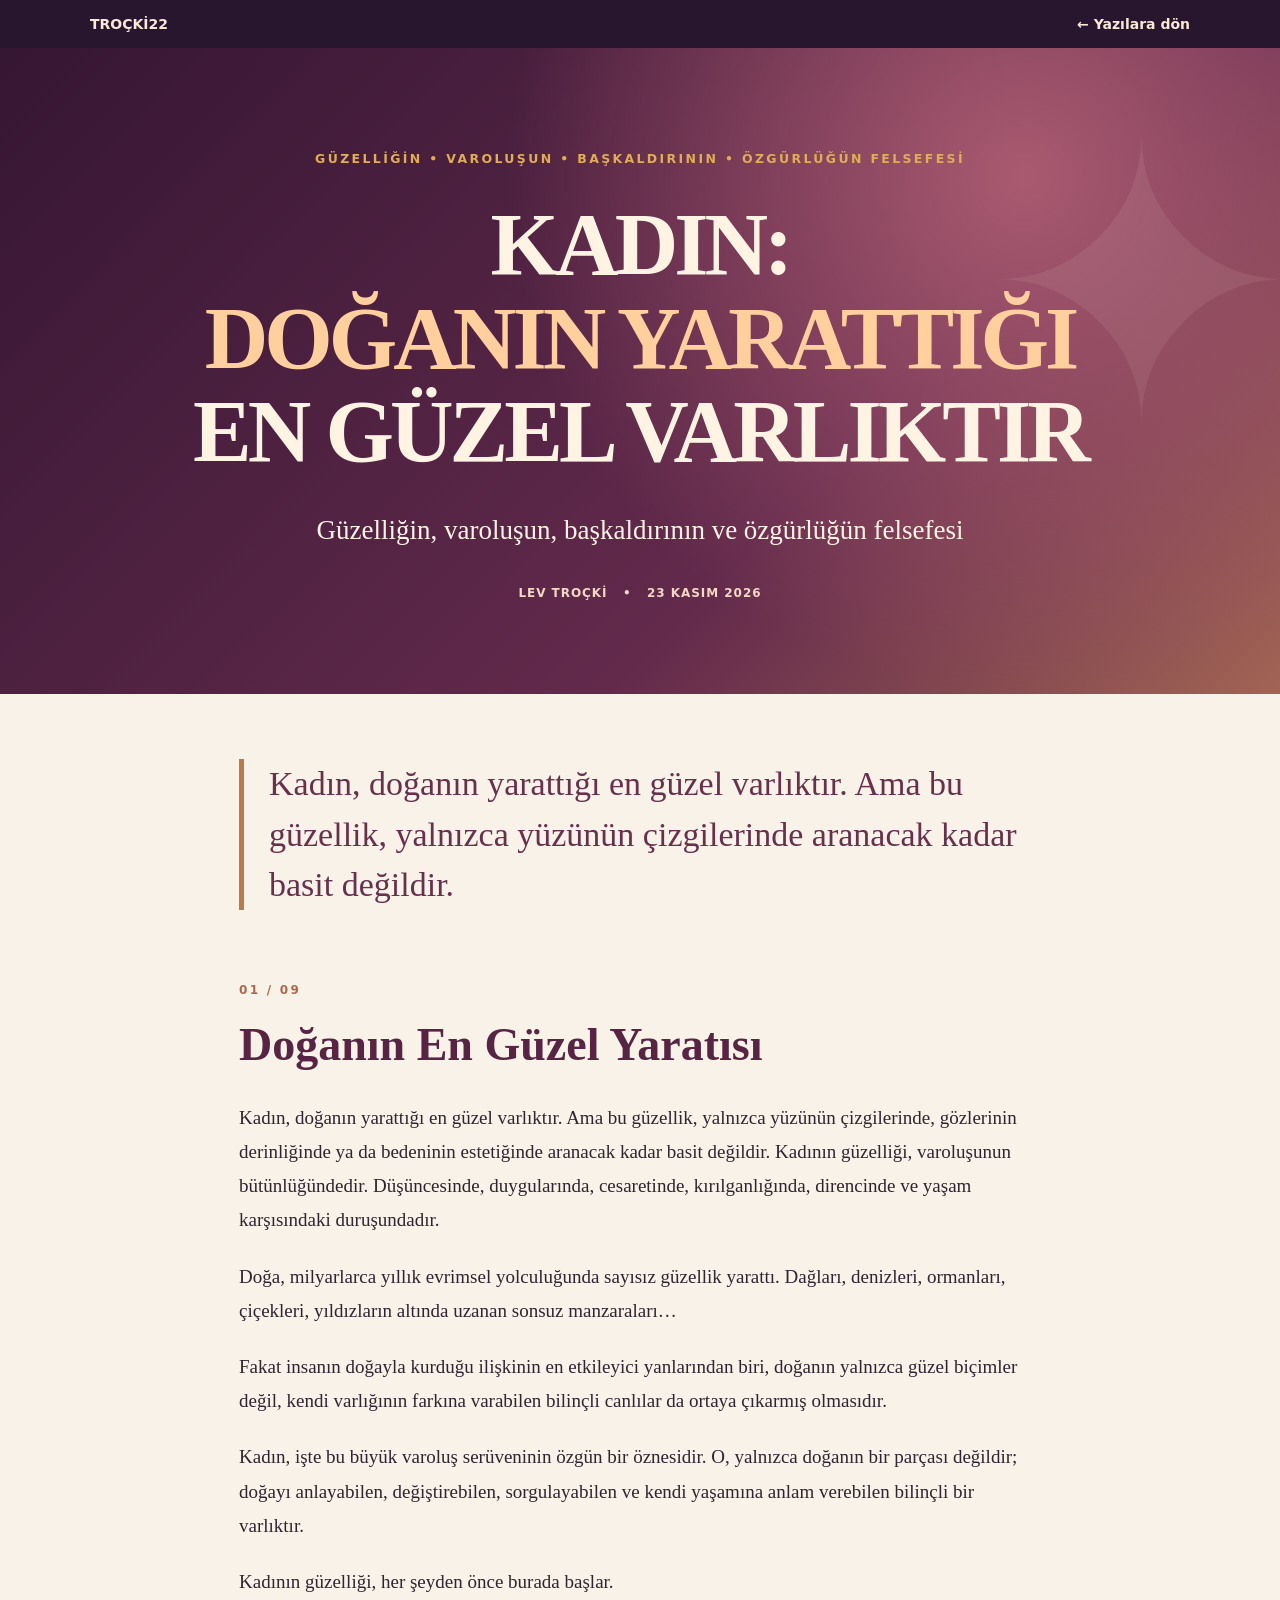
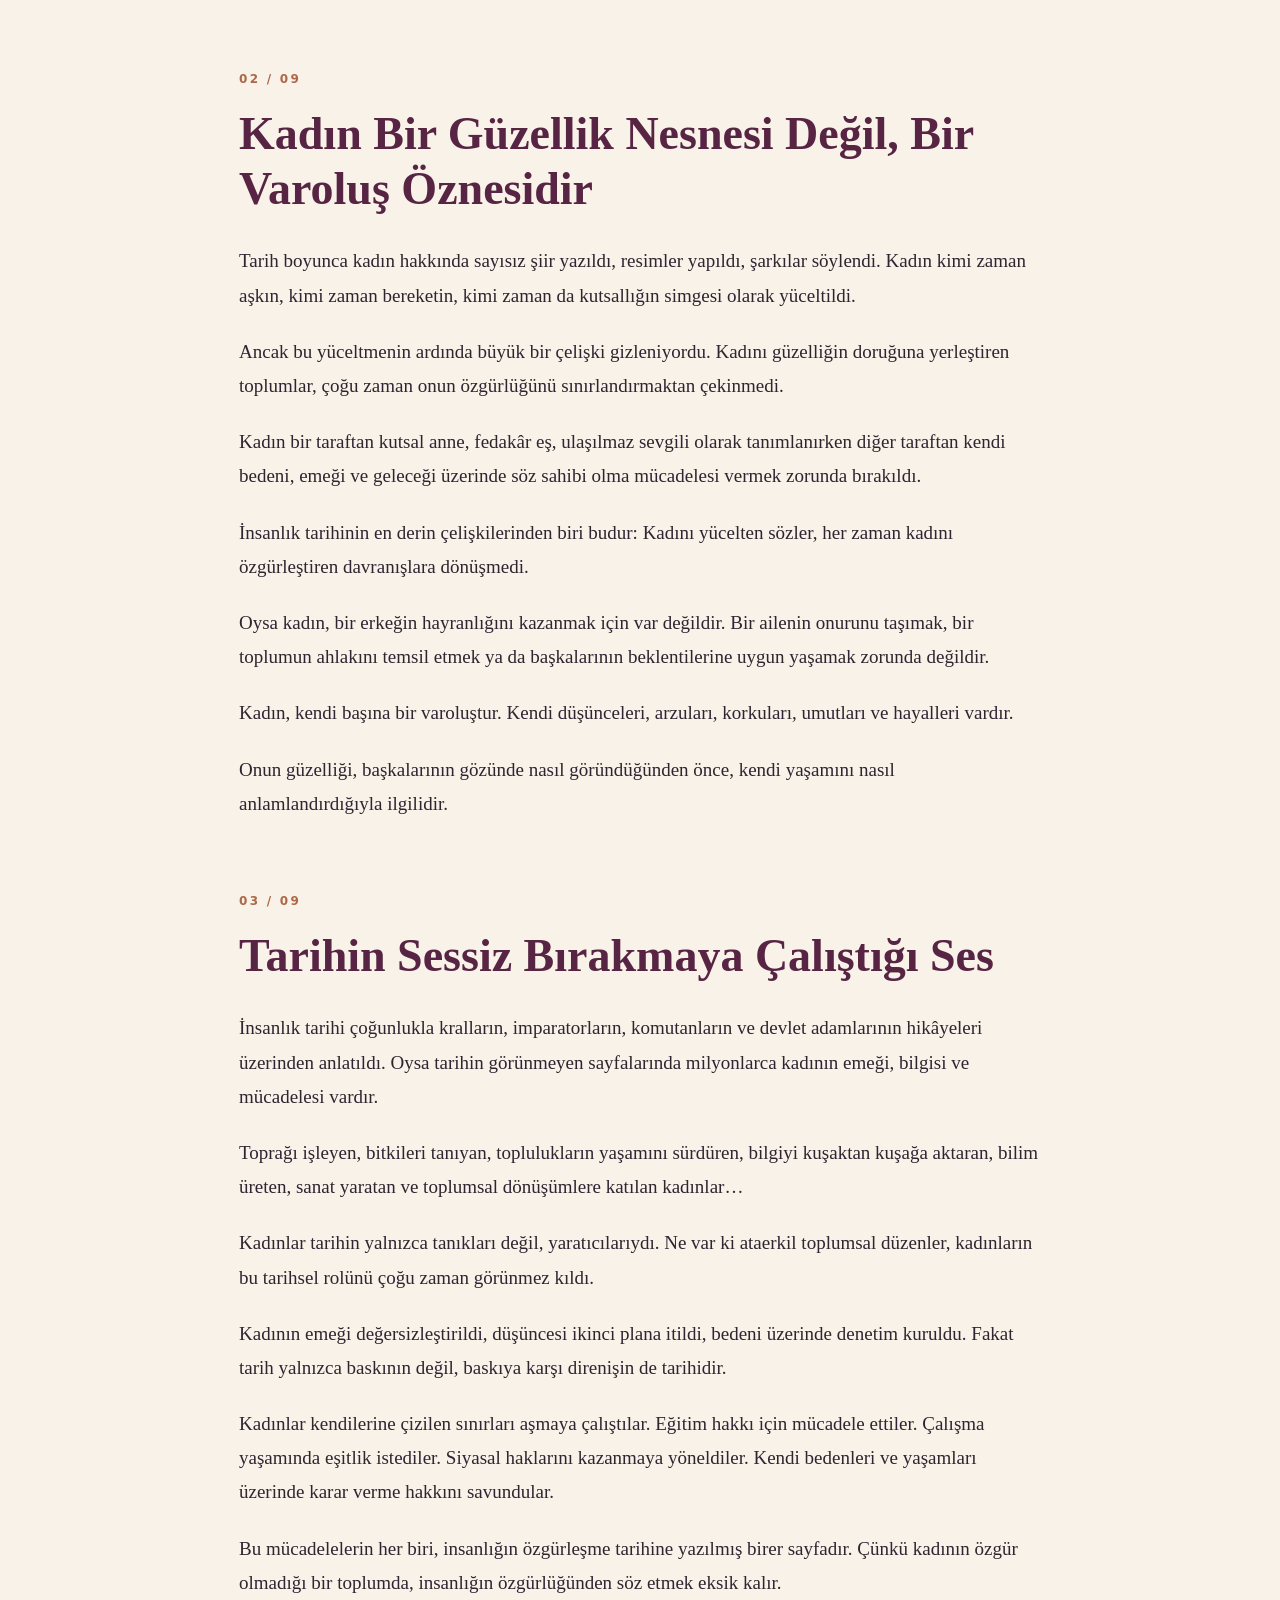
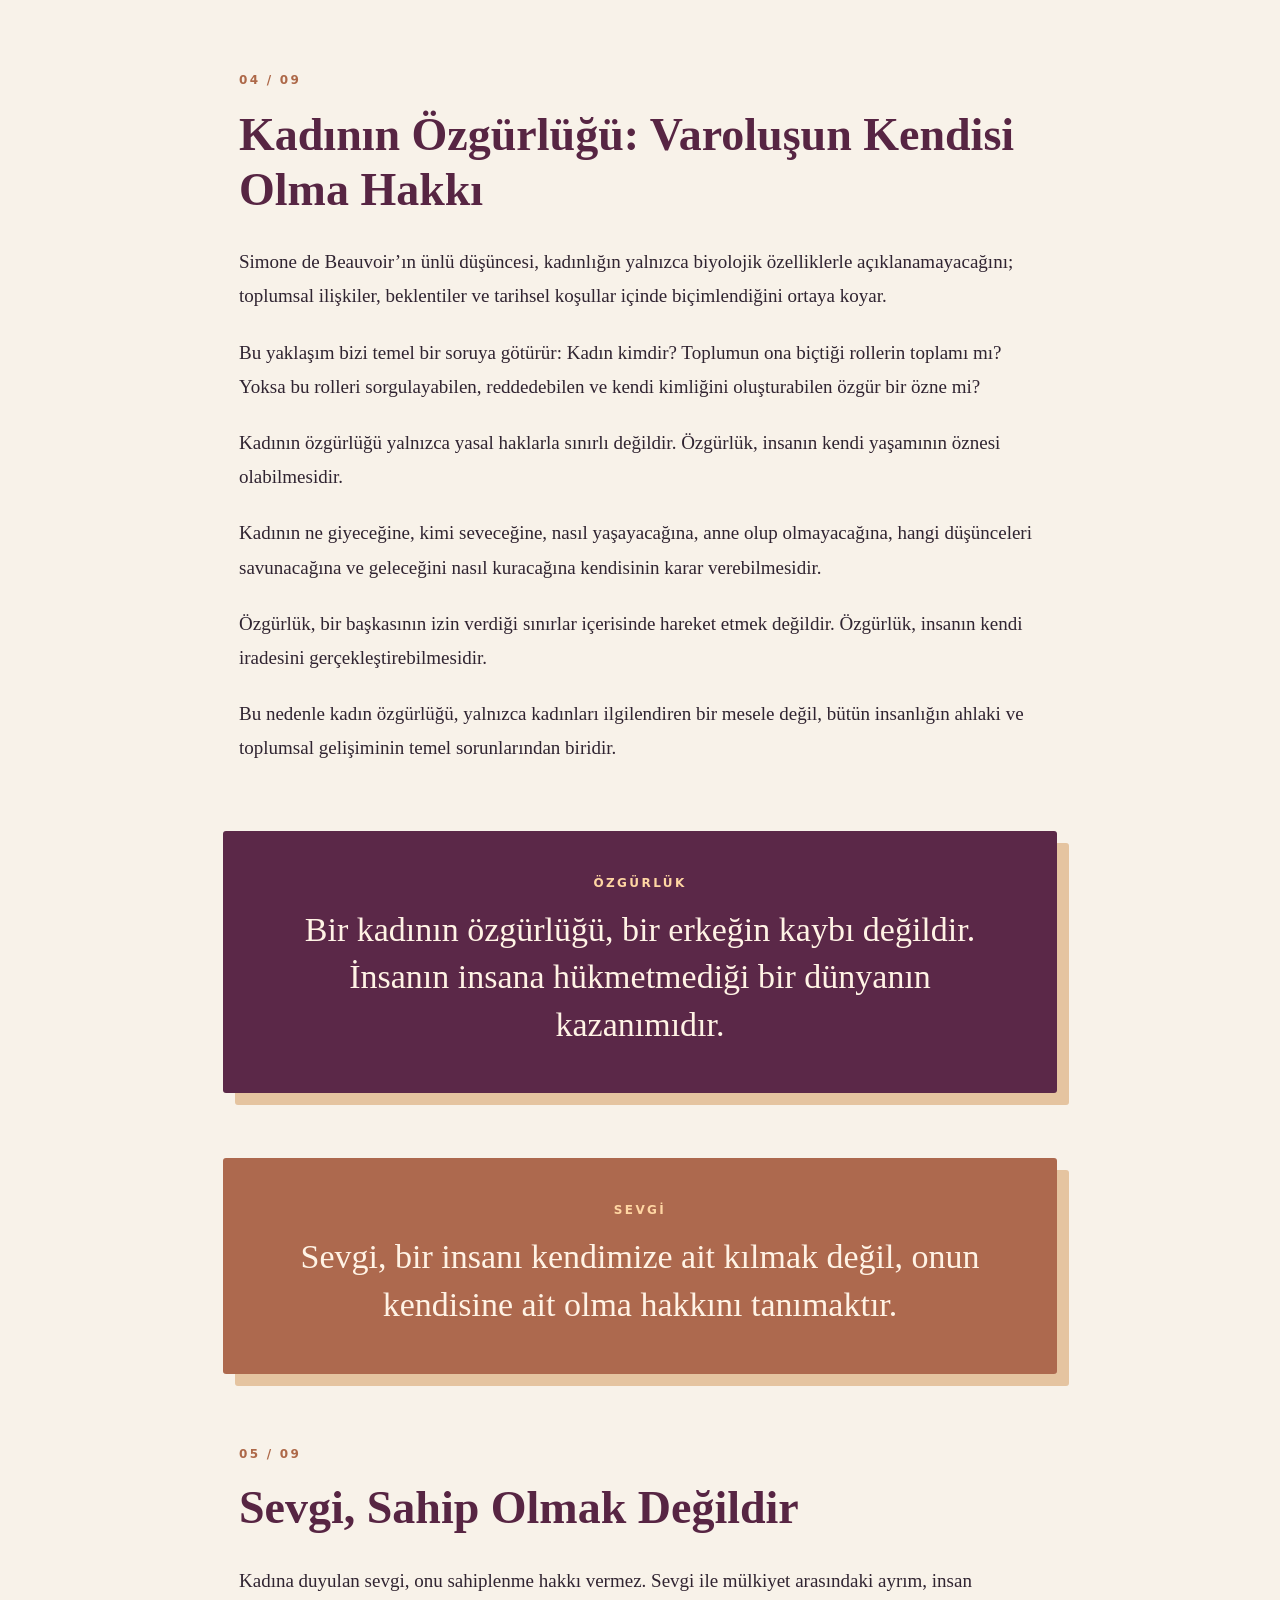
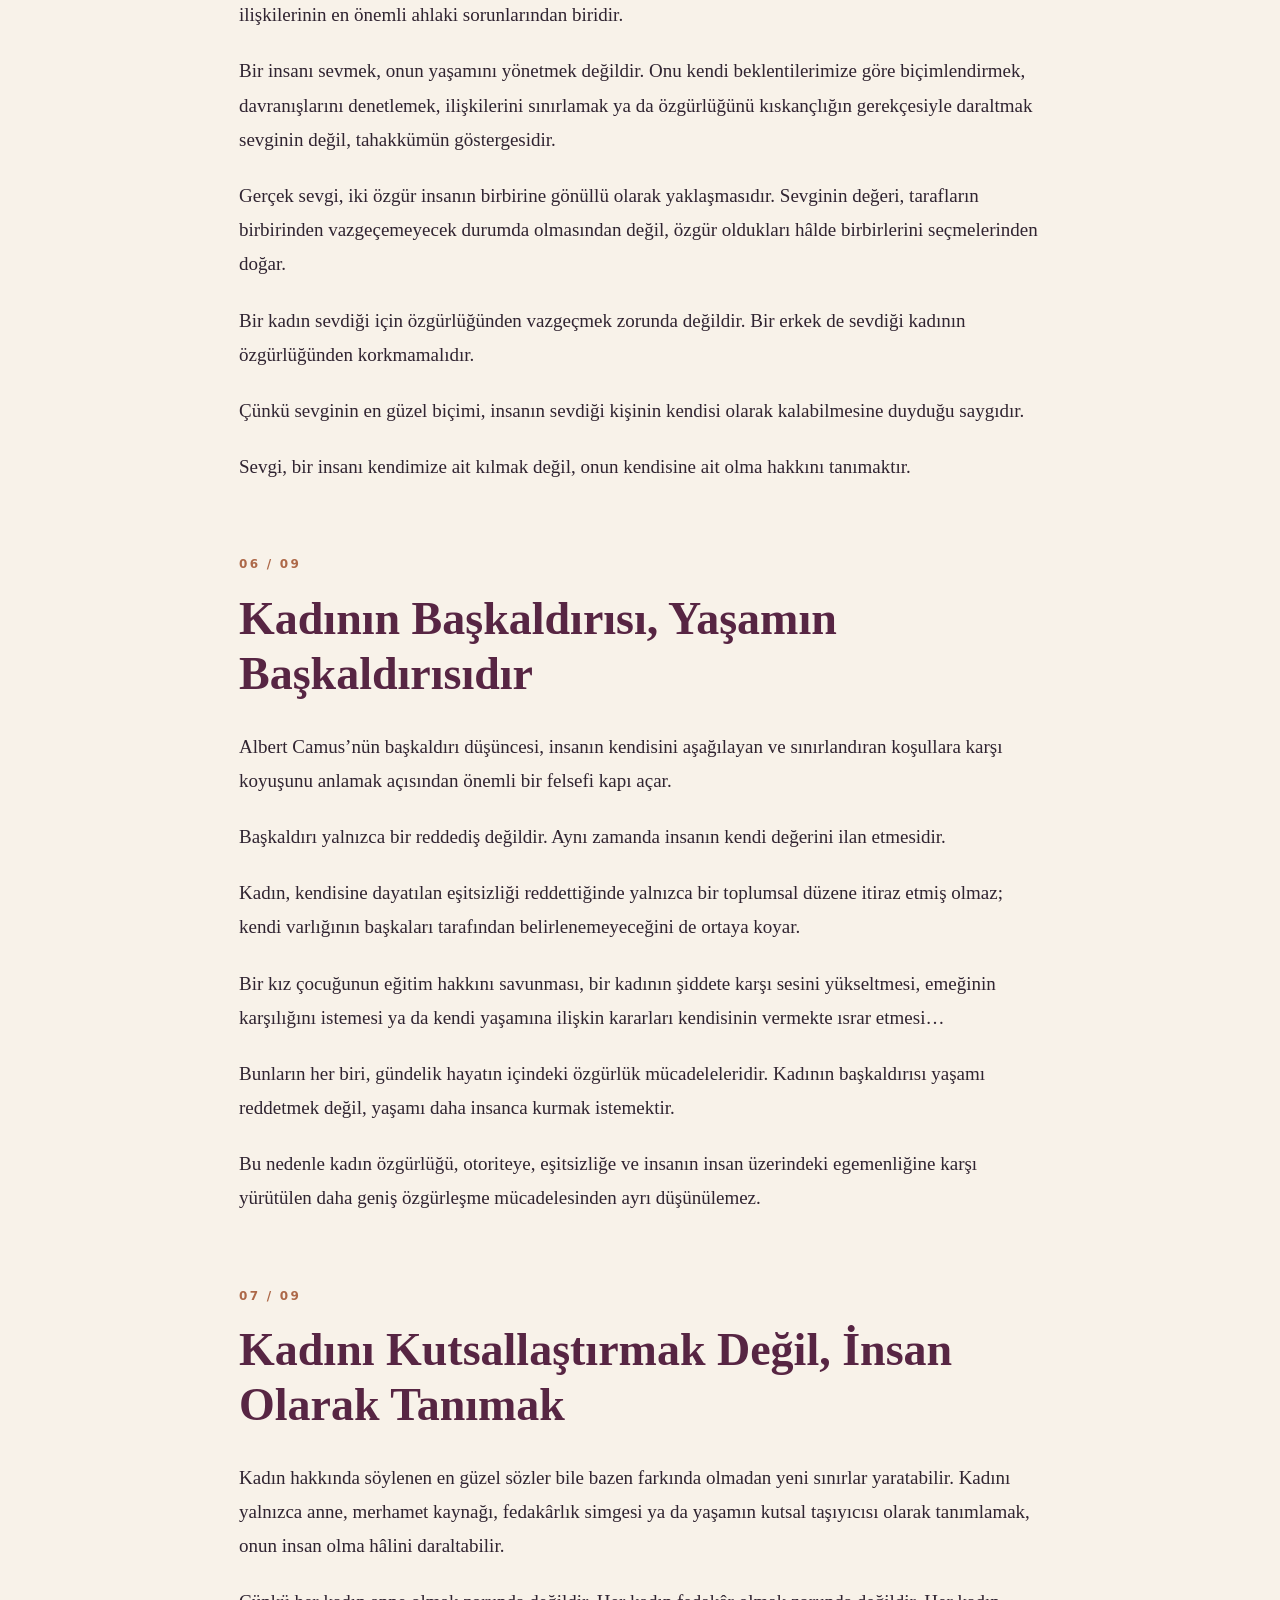
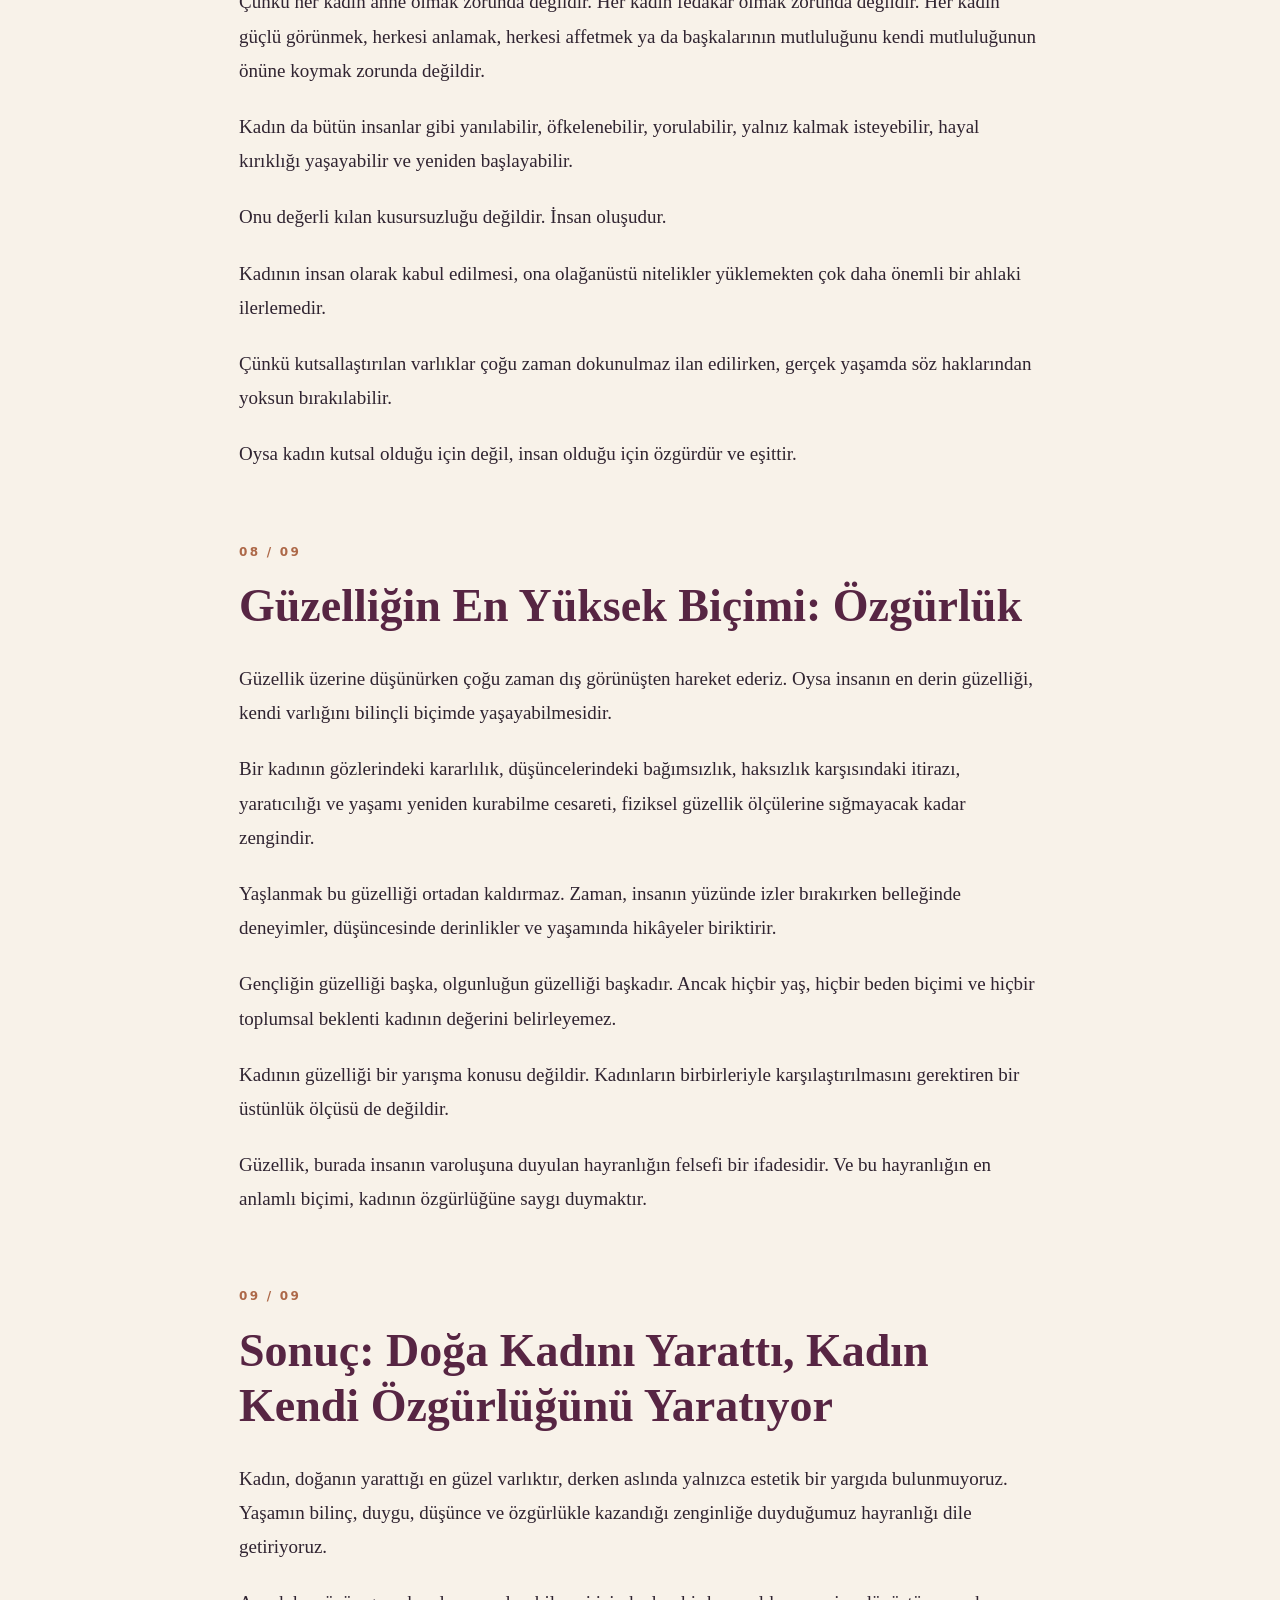
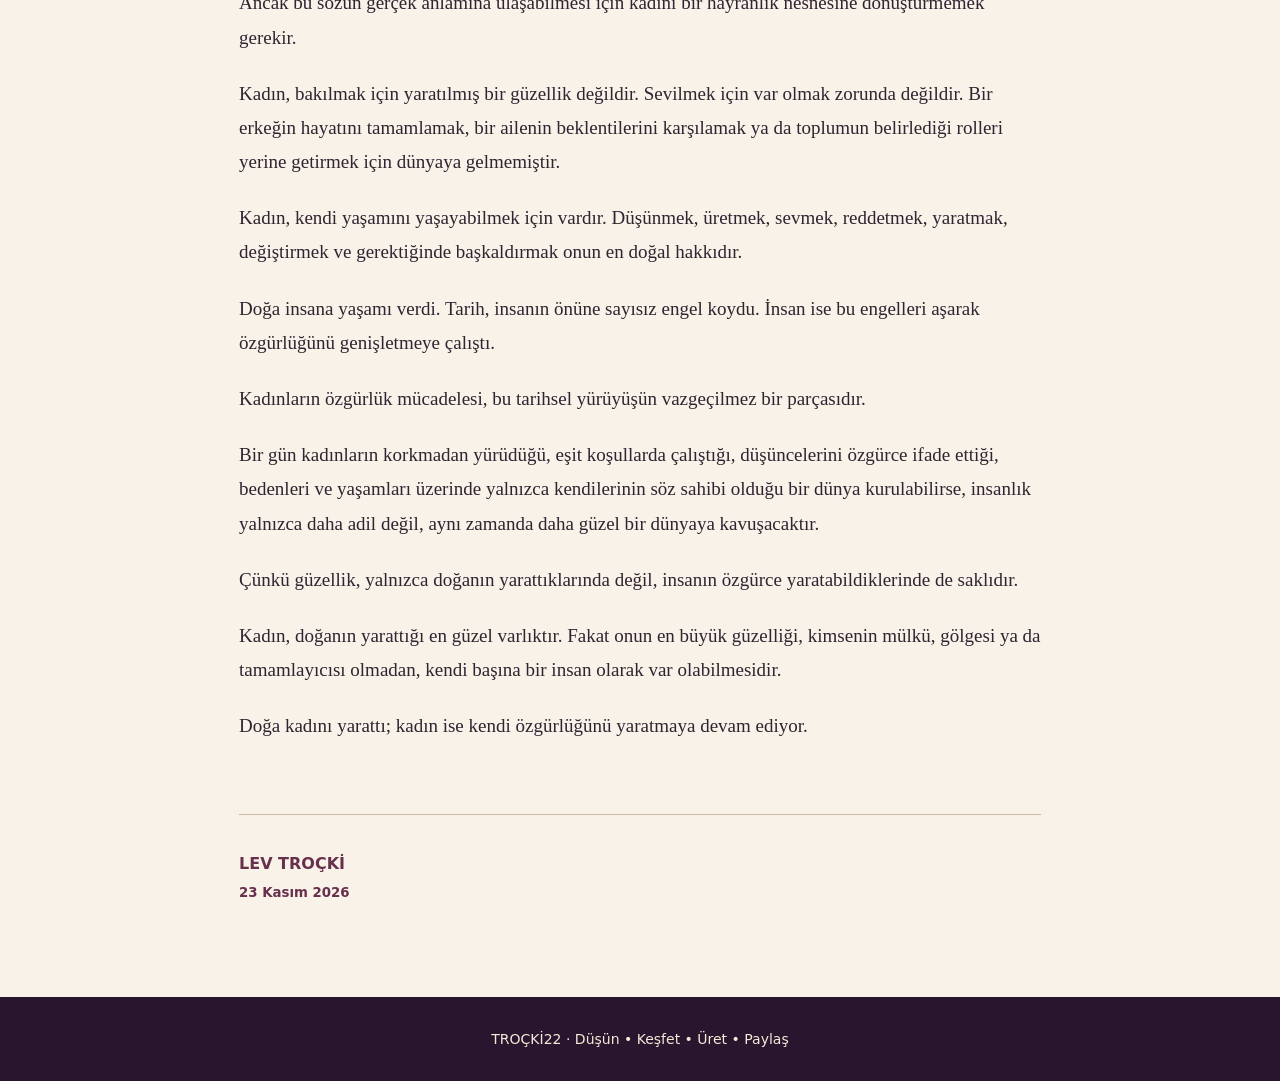
<file: yazilar/kadin-doganin-yarattigi-en-guzel-varliktir.html>
<!doctype html><html lang="tr"><head><meta charset="utf-8"><meta name="viewport" content="width=device-width,initial-scale=1"><meta name="description" content="Lev Troçki'den kadının güzelliği, varoluşu, başkaldırısı ve özgürlüğü üzerine felsefi makale."><title>Kadın: Doğanın Yarattığı En Güzel Varlıktır | TROÇKİ22</title><link rel="stylesheet" href="../assets/css/site.css"><style>
:root{color-scheme:light}*{box-sizing:border-box}body{margin:0;background:#f8f2e9;color:#302431;font-family:Georgia,'Times New Roman',serif;line-height:1.8}.top{background:#28152e;color:#f9e9d7;padding:16px max(20px,calc((100vw - 1100px)/2));font:600 14px system-ui,sans-serif;display:flex;justify-content:space-between;gap:20px}.top a{color:inherit;text-decoration:none}.hero{background:radial-gradient(circle at 80% 20%,#a95a70 0%,transparent 45%),linear-gradient(135deg,#351633,#632a4c 65%,#a26454);color:#fff4e4;padding:100px 24px 90px;text-align:center;position:relative;overflow:hidden}.hero:before{content:'✦';position:absolute;font-size:380px;opacity:.08;right:-20px;top:-100px}.eyebrow,.meta,.section-no{font-family:system-ui,sans-serif;letter-spacing:.19em;text-transform:uppercase;font-weight:700;font-size:12px}.eyebrow{color:#f6d4a2}.hero h1{font-size:clamp(43px,7vw,88px);line-height:1.06;letter-spacing:-.045em;max-width:1000px;margin:28px auto}.hero h1 em{color:#ffcf9e;font-style:normal}.subtitle{font-size:clamp(18px,2.7vw,27px);max-width:760px;margin:0 auto 28px}.meta{letter-spacing:.08em;color:#f4d8c3}.article{max-width:850px;margin:auto;padding:65px 24px 90px}.lead{font-size:clamp(23px,3.5vw,34px);line-height:1.48;color:#67314d;margin:0 0 58px;border-left:5px solid #bb7a4e;padding-left:25px}.section{margin:65px 0}.section-no{color:#ad6848}.section h2{font-size:clamp(30px,4vw,46px);line-height:1.19;color:#572543;margin:14px 0 28px}.section p{font-size:19px;margin:0 0 22px}.quote{background:#5b2848;color:#fff3e5;padding:45px 36px;margin:65px -16px;text-align:center;border-radius:3px;box-shadow:12px 12px 0 #e5c4a0}.quote strong{display:block;color:#ffd6a3;letter-spacing:.2em;font:700 12px system-ui,sans-serif}.quote p{font-size:clamp(23px,3vw,34px);line-height:1.4;margin:16px auto 0;max-width:680px}.quote.alt{background:#ad694e}.closing{border-top:1px solid #d4b9a5;padding-top:35px;margin-top:70px;color:#67314d;font-family:system-ui,sans-serif;font-weight:700}.foot{background:#28152e;color:#f7e8d8;text-align:center;padding:34px;font:14px system-ui,sans-serif}@media(max-width:600px){.hero{padding:76px 18px}.article{padding:44px 21px}.section{margin:48px 0}.section p{font-size:17px}.quote{margin:50px 0;padding:32px 20px;box-shadow:7px 7px 0 #e5c4a0}}@media print{.top{display:none}.hero{padding:40px}.article{padding-top:30px}.section{break-inside:avoid}}
</style></head><body><nav class="top"><a href="../index.html">TROÇKİ22</a><a href="../yazilar.html">← Yazılara dön</a></nav><header class="hero"><div class="eyebrow">Güzelliğin • Varoluşun • Başkaldırının • Özgürlüğün Felsefesi</div><h1>KADIN:<br><em>DOĞANIN YARATTIĞI</em><br>EN GÜZEL VARLIKTIR</h1><p class="subtitle">Güzelliğin, varoluşun, başkaldırının ve özgürlüğün felsefesi</p><div class="meta">LEV TROÇKİ &nbsp; • &nbsp; 23 KASIM 2026</div></header><main class="article"><p class="lead">Kadın, doğanın yarattığı en güzel varlıktır. Ama bu güzellik, yalnızca yüzünün çizgilerinde aranacak kadar basit değildir.</p><section class="section"><span class="section-no">01 / 09</span><h2>Doğanın En Güzel Yaratısı</h2><p>Kadın, doğanın yarattığı en güzel varlıktır. Ama bu güzellik, yalnızca yüzünün çizgilerinde, gözlerinin derinliğinde ya da bedeninin estetiğinde aranacak kadar basit değildir. Kadının güzelliği, varoluşunun bütünlüğündedir. Düşüncesinde, duygularında, cesaretinde, kırılganlığında, direncinde ve yaşam karşısındaki duruşundadır.</p><p>Doğa, milyarlarca yıllık evrimsel yolculuğunda sayısız güzellik yarattı. Dağları, denizleri, ormanları, çiçekleri, yıldızların altında uzanan sonsuz manzaraları…</p><p>Fakat insanın doğayla kurduğu ilişkinin en etkileyici yanlarından biri, doğanın yalnızca güzel biçimler değil, kendi varlığının farkına varabilen bilinçli canlılar da ortaya çıkarmış olmasıdır.</p><p>Kadın, işte bu büyük varoluş serüveninin özgün bir öznesidir. O, yalnızca doğanın bir parçası değildir; doğayı anlayabilen, değiştirebilen, sorgulayabilen ve kendi yaşamına anlam verebilen bilinçli bir varlıktır.</p><p>Kadının güzelliği, her şeyden önce burada başlar.</p></section><section class="section"><span class="section-no">02 / 09</span><h2>Kadın Bir Güzellik Nesnesi Değil, Bir Varoluş Öznesidir</h2><p>Tarih boyunca kadın hakkında sayısız şiir yazıldı, resimler yapıldı, şarkılar söylendi. Kadın kimi zaman aşkın, kimi zaman bereketin, kimi zaman da kutsallığın simgesi olarak yüceltildi.</p><p>Ancak bu yüceltmenin ardında büyük bir çelişki gizleniyordu. Kadını güzelliğin doruğuna yerleştiren toplumlar, çoğu zaman onun özgürlüğünü sınırlandırmaktan çekinmedi.</p><p>Kadın bir taraftan kutsal anne, fedakâr eş, ulaşılmaz sevgili olarak tanımlanırken diğer taraftan kendi bedeni, emeği ve geleceği üzerinde söz sahibi olma mücadelesi vermek zorunda bırakıldı.</p><p>İnsanlık tarihinin en derin çelişkilerinden biri budur: Kadını yücelten sözler, her zaman kadını özgürleştiren davranışlara dönüşmedi.</p><p>Oysa kadın, bir erkeğin hayranlığını kazanmak için var değildir. Bir ailenin onurunu taşımak, bir toplumun ahlakını temsil etmek ya da başkalarının beklentilerine uygun yaşamak zorunda değildir.</p><p>Kadın, kendi başına bir varoluştur. Kendi düşünceleri, arzuları, korkuları, umutları ve hayalleri vardır.</p><p>Onun güzelliği, başkalarının gözünde nasıl göründüğünden önce, kendi yaşamını nasıl anlamlandırdığıyla ilgilidir.</p></section><section class="section"><span class="section-no">03 / 09</span><h2>Tarihin Sessiz Bırakmaya Çalıştığı Ses</h2><p>İnsanlık tarihi çoğunlukla kralların, imparatorların, komutanların ve devlet adamlarının hikâyeleri üzerinden anlatıldı. Oysa tarihin görünmeyen sayfalarında milyonlarca kadının emeği, bilgisi ve mücadelesi vardır.</p><p>Toprağı işleyen, bitkileri tanıyan, toplulukların yaşamını sürdüren, bilgiyi kuşaktan kuşağa aktaran, bilim üreten, sanat yaratan ve toplumsal dönüşümlere katılan kadınlar…</p><p>Kadınlar tarihin yalnızca tanıkları değil, yaratıcılarıydı. Ne var ki ataerkil toplumsal düzenler, kadınların bu tarihsel rolünü çoğu zaman görünmez kıldı.</p><p>Kadının emeği değersizleştirildi, düşüncesi ikinci plana itildi, bedeni üzerinde denetim kuruldu. Fakat tarih yalnızca baskının değil, baskıya karşı direnişin de tarihidir.</p><p>Kadınlar kendilerine çizilen sınırları aşmaya çalıştılar. Eğitim hakkı için mücadele ettiler. Çalışma yaşamında eşitlik istediler. Siyasal haklarını kazanmaya yöneldiler. Kendi bedenleri ve yaşamları üzerinde karar verme hakkını savundular.</p><p>Bu mücadelelerin her biri, insanlığın özgürleşme tarihine yazılmış birer sayfadır. Çünkü kadının özgür olmadığı bir toplumda, insanlığın özgürlüğünden söz etmek eksik kalır.</p></section><section class="section"><span class="section-no">04 / 09</span><h2>Kadının Özgürlüğü: Varoluşun Kendisi Olma Hakkı</h2><p>Simone de Beauvoir’ın ünlü düşüncesi, kadınlığın yalnızca biyolojik özelliklerle açıklanamayacağını; toplumsal ilişkiler, beklentiler ve tarihsel koşullar içinde biçimlendiğini ortaya koyar.</p><p>Bu yaklaşım bizi temel bir soruya götürür: Kadın kimdir? Toplumun ona biçtiği rollerin toplamı mı? Yoksa bu rolleri sorgulayabilen, reddedebilen ve kendi kimliğini oluşturabilen özgür bir özne mi?</p><p>Kadının özgürlüğü yalnızca yasal haklarla sınırlı değildir. Özgürlük, insanın kendi yaşamının öznesi olabilmesidir.</p><p>Kadının ne giyeceğine, kimi seveceğine, nasıl yaşayacağına, anne olup olmayacağına, hangi düşünceleri savunacağına ve geleceğini nasıl kuracağına kendisinin karar verebilmesidir.</p><p>Özgürlük, bir başkasının izin verdiği sınırlar içerisinde hareket etmek değildir. Özgürlük, insanın kendi iradesini gerçekleştirebilmesidir.</p><p>Bu nedenle kadın özgürlüğü, yalnızca kadınları ilgilendiren bir mesele değil, bütün insanlığın ahlaki ve toplumsal gelişiminin temel sorunlarından biridir.</p></section><aside class="quote"><strong>ÖZGÜRLÜK</strong><p>Bir kadının özgürlüğü, bir erkeğin kaybı değildir. İnsanın insana hükmetmediği bir dünyanın kazanımıdır.</p></aside><aside class="quote alt"><strong>SEVGİ</strong><p>Sevgi, bir insanı kendimize ait kılmak değil, onun kendisine ait olma hakkını tanımaktır.</p></aside><section class="section"><span class="section-no">05 / 09</span><h2>Sevgi, Sahip Olmak Değildir</h2><p>Kadına duyulan sevgi, onu sahiplenme hakkı vermez. Sevgi ile mülkiyet arasındaki ayrım, insan ilişkilerinin en önemli ahlaki sorunlarından biridir.</p><p>Bir insanı sevmek, onun yaşamını yönetmek değildir. Onu kendi beklentilerimize göre biçimlendirmek, davranışlarını denetlemek, ilişkilerini sınırlamak ya da özgürlüğünü kıskançlığın gerekçesiyle daraltmak sevginin değil, tahakkümün göstergesidir.</p><p>Gerçek sevgi, iki özgür insanın birbirine gönüllü olarak yaklaşmasıdır. Sevginin değeri, tarafların birbirinden vazgeçemeyecek durumda olmasından değil, özgür oldukları hâlde birbirlerini seçmelerinden doğar.</p><p>Bir kadın sevdiği için özgürlüğünden vazgeçmek zorunda değildir. Bir erkek de sevdiği kadının özgürlüğünden korkmamalıdır.</p><p>Çünkü sevginin en güzel biçimi, insanın sevdiği kişinin kendisi olarak kalabilmesine duyduğu saygıdır.</p><p>Sevgi, bir insanı kendimize ait kılmak değil, onun kendisine ait olma hakkını tanımaktır.</p></section><section class="section"><span class="section-no">06 / 09</span><h2>Kadının Başkaldırısı, Yaşamın Başkaldırısıdır</h2><p>Albert Camus’nün başkaldırı düşüncesi, insanın kendisini aşağılayan ve sınırlandıran koşullara karşı koyuşunu anlamak açısından önemli bir felsefi kapı açar.</p><p>Başkaldırı yalnızca bir reddediş değildir. Aynı zamanda insanın kendi değerini ilan etmesidir.</p><p>Kadın, kendisine dayatılan eşitsizliği reddettiğinde yalnızca bir toplumsal düzene itiraz etmiş olmaz; kendi varlığının başkaları tarafından belirlenemeyeceğini de ortaya koyar.</p><p>Bir kız çocuğunun eğitim hakkını savunması, bir kadının şiddete karşı sesini yükseltmesi, emeğinin karşılığını istemesi ya da kendi yaşamına ilişkin kararları kendisinin vermekte ısrar etmesi…</p><p>Bunların her biri, gündelik hayatın içindeki özgürlük mücadeleleridir. Kadının başkaldırısı yaşamı reddetmek değil, yaşamı daha insanca kurmak istemektir.</p><p>Bu nedenle kadın özgürlüğü, otoriteye, eşitsizliğe ve insanın insan üzerindeki egemenliğine karşı yürütülen daha geniş özgürleşme mücadelesinden ayrı düşünülemez.</p></section><section class="section"><span class="section-no">07 / 09</span><h2>Kadını Kutsallaştırmak Değil, İnsan Olarak Tanımak</h2><p>Kadın hakkında söylenen en güzel sözler bile bazen farkında olmadan yeni sınırlar yaratabilir. Kadını yalnızca anne, merhamet kaynağı, fedakârlık simgesi ya da yaşamın kutsal taşıyıcısı olarak tanımlamak, onun insan olma hâlini daraltabilir.</p><p>Çünkü her kadın anne olmak zorunda değildir. Her kadın fedakâr olmak zorunda değildir. Her kadın güçlü görünmek, herkesi anlamak, herkesi affetmek ya da başkalarının mutluluğunu kendi mutluluğunun önüne koymak zorunda değildir.</p><p>Kadın da bütün insanlar gibi yanılabilir, öfkelenebilir, yorulabilir, yalnız kalmak isteyebilir, hayal kırıklığı yaşayabilir ve yeniden başlayabilir.</p><p>Onu değerli kılan kusursuzluğu değildir. İnsan oluşudur.</p><p>Kadının insan olarak kabul edilmesi, ona olağanüstü nitelikler yüklemekten çok daha önemli bir ahlaki ilerlemedir.</p><p>Çünkü kutsallaştırılan varlıklar çoğu zaman dokunulmaz ilan edilirken, gerçek yaşamda söz haklarından yoksun bırakılabilir.</p><p>Oysa kadın kutsal olduğu için değil, insan olduğu için özgürdür ve eşittir.</p></section><section class="section"><span class="section-no">08 / 09</span><h2>Güzelliğin En Yüksek Biçimi: Özgürlük</h2><p>Güzellik üzerine düşünürken çoğu zaman dış görünüşten hareket ederiz. Oysa insanın en derin güzelliği, kendi varlığını bilinçli biçimde yaşayabilmesidir.</p><p>Bir kadının gözlerindeki kararlılık, düşüncelerindeki bağımsızlık, haksızlık karşısındaki itirazı, yaratıcılığı ve yaşamı yeniden kurabilme cesareti, fiziksel güzellik ölçülerine sığmayacak kadar zengindir.</p><p>Yaşlanmak bu güzelliği ortadan kaldırmaz. Zaman, insanın yüzünde izler bırakırken belleğinde deneyimler, düşüncesinde derinlikler ve yaşamında hikâyeler biriktirir.</p><p>Gençliğin güzelliği başka, olgunluğun güzelliği başkadır. Ancak hiçbir yaş, hiçbir beden biçimi ve hiçbir toplumsal beklenti kadının değerini belirleyemez.</p><p>Kadının güzelliği bir yarışma konusu değildir. Kadınların birbirleriyle karşılaştırılmasını gerektiren bir üstünlük ölçüsü de değildir.</p><p>Güzellik, burada insanın varoluşuna duyulan hayranlığın felsefi bir ifadesidir. Ve bu hayranlığın en anlamlı biçimi, kadının özgürlüğüne saygı duymaktır.</p></section><section class="section"><span class="section-no">09 / 09</span><h2>Sonuç: Doğa Kadını Yarattı, Kadın Kendi Özgürlüğünü Yaratıyor</h2><p>Kadın, doğanın yarattığı en güzel varlıktır, derken aslında yalnızca estetik bir yargıda bulunmuyoruz. Yaşamın bilinç, duygu, düşünce ve özgürlükle kazandığı zenginliğe duyduğumuz hayranlığı dile getiriyoruz.</p><p>Ancak bu sözün gerçek anlamına ulaşabilmesi için kadını bir hayranlık nesnesine dönüştürmemek gerekir.</p><p>Kadın, bakılmak için yaratılmış bir güzellik değildir. Sevilmek için var olmak zorunda değildir. Bir erkeğin hayatını tamamlamak, bir ailenin beklentilerini karşılamak ya da toplumun belirlediği rolleri yerine getirmek için dünyaya gelmemiştir.</p><p>Kadın, kendi yaşamını yaşayabilmek için vardır. Düşünmek, üretmek, sevmek, reddetmek, yaratmak, değiştirmek ve gerektiğinde başkaldırmak onun en doğal hakkıdır.</p><p>Doğa insana yaşamı verdi. Tarih, insanın önüne sayısız engel koydu. İnsan ise bu engelleri aşarak özgürlüğünü genişletmeye çalıştı.</p><p>Kadınların özgürlük mücadelesi, bu tarihsel yürüyüşün vazgeçilmez bir parçasıdır.</p><p>Bir gün kadınların korkmadan yürüdüğü, eşit koşullarda çalıştığı, düşüncelerini özgürce ifade ettiği, bedenleri ve yaşamları üzerinde yalnızca kendilerinin söz sahibi olduğu bir dünya kurulabilirse, insanlık yalnızca daha adil değil, aynı zamanda daha güzel bir dünyaya kavuşacaktır.</p><p>Çünkü güzellik, yalnızca doğanın yarattıklarında değil, insanın özgürce yaratabildiklerinde de saklıdır.</p><p>Kadın, doğanın yarattığı en güzel varlıktır. Fakat onun en büyük güzelliği, kimsenin mülkü, gölgesi ya da tamamlayıcısı olmadan, kendi başına bir insan olarak var olabilmesidir.</p><p>Doğa kadını yarattı; kadın ise kendi özgürlüğünü yaratmaya devam ediyor.</p></section><div class="closing">LEV TROÇKİ<br><small>23 Kasım 2026</small></div></main><footer class="foot">TROÇKİ22 · Düşün • Keşfet • Üret • Paylaş</footer></body></html>
</file>
<file: assets/css/legacy.css>
*{box-sizing:border-box}
html{scroll-behavior:smooth;background:#000}
body{margin:0;background:#000;color:#fff;font-family:Arial,Helvetica,sans-serif}
.stage{
  width:min(100vw,864px);
  aspect-ratio:9/16;
  margin:0 auto;
  position:relative;
  background-image:url("../images/img-17da26f6bfc5b3e4f18c.webp");
  background-size:100% 100%;
  background-repeat:no-repeat;
  background-position:center top;
}
.hot{position:absolute;z-index:60;border:0;background:transparent;cursor:pointer;-webkit-tap-highlight-color:transparent}
.hot:focus-visible{outline:2px solid #e4ad45;outline-offset:-2px;border-radius:10px}
#menu{left:2%;top:1%;width:8%;height:6%}
#search{right:1.5%;top:1%;width:8%;height:6%}
#tr{left:53%;top:1%;width:7%;height:7%}
#en{left:61%;top:1%;width:7%;height:7%}
#fr{left:69%;top:1%;width:7%;height:7%}
#it{left:77%;top:1%;width:7%;height:7%}
#de{left:85%;top:1%;width:7%;height:7%}

.card{width:29%;height:11.5%}
#anasayfa{left:4.5%;top:54.5%}
#hakkimda{left:35.5%;top:54.5%}
#felsefe{left:66.5%;top:54.5%}
#yazilar{left:4.5%;top:66.5%}
#dogagezi{left:35.5%;top:66.5%}
#projeler{left:66.5%;top:66.5%}
#resimler{left:4.5%;top:78.5%}
#iletisim{left:35.5%;top:78.5%}
#paylas{left:66.5%;top:78.5%}
#scroll{left:31%;top:91%;width:38%;height:7%}

.drawer{
 position:fixed;z-index:1000000;left:0;top:0;bottom:0;width:min(320px,82vw);
 background:rgba(5,8,9,.97);transform:translateX(-105%);transition:.25s;
 padding:78px 24px 24px;border-right:1px solid rgba(255,255,255,.15)
}
.drawer.open{transform:translateX(0)}
.drawer a{display:block;color:#fff;text-decoration:none;padding:14px 4px;border-bottom:1px solid #222}
.drawer a:hover{color:#e4ad45}
.close{position:absolute;right:18px;top:16px;border:0;background:none;color:#fff;font-size:32px}
.toast{position:fixed;left:50%;bottom:24px;z-index:70;transform:translate(-50%,120px);transition:.2s;
 background:#101214;border:1px solid #a97825;border-radius:999px;padding:12px 18px;white-space:nowrap}
.toast.show{transform:translate(-50%,0)}
.section{max-width:864px;margin:0 auto;padding:70px 24px;background:#0b0d0e;border-top:1px solid #222;min-height:40vh}
.section h2{font:32px Georgia,serif;color:#e4ad45;margin:0 0 14px}
.section p{line-height:1.7;color:#ddd}
@media(min-width:865px){
 body{background:#050505}
 .stage{box-shadow:0 0 80px rgba(0,0,0,.75)}
}

.counter{
  position:absolute; z-index:8; left:50%; bottom:1.1%;
  transform:translateX(-50%);
  display:flex; align-items:center; gap:8px;
  padding:7px 13px; border:1px solid rgba(228,173,69,.55);
  border-radius:999px; background:rgba(0,0,0,.58);
  backdrop-filter:blur(5px); color:#fff;
  font-size:11px; letter-spacing:.08em;
}
.counter strong{color:#e4ad45;font-size:13px}


.brand-section{
  max-width:864px;
  margin:0 auto;
  padding:54px 20px 64px;
  background:linear-gradient(180deg,#0b0d0e 0%,#050505 100%);
  border-top:1px solid #222;
  text-align:center;
}
.brand-section h2{
  margin:0 0 10px;
  font:34px Georgia,serif;
  letter-spacing:.08em;
  color:#e4ad45;
}
.brand-section p{
  margin:0 auto 24px;
  max-width:680px;
  color:#d7d7d7;
  line-height:1.7;
}
.brand-card{
  width:min(100%,520px);
  margin:0 auto;
  border-radius:22px;
  overflow:hidden;
  border:1px solid rgba(228,173,69,.45);
  box-shadow:0 24px 70px rgba(0,0,0,.55);
  background:#000;
}
.brand-card img{
  display:block;
  width:100%;
  height:auto;
}
.brand-sign{
  margin-top:20px;
  color:#e4ad45;
  font:italic 22px Georgia,serif;
}
.brand-footer{
  margin-top:26px;
  font-size:12px;
  letter-spacing:.18em;
  color:#8f8f8f;
}


.gallery-grid{display:grid;grid-template-columns:repeat(2,minmax(0,1fr));gap:12px;margin-top:22px}
.gallery-item{margin:0;background:#111;border:1px solid #292929;border-radius:13px;overflow:hidden}
.gallery-item img{width:100%;aspect-ratio:4/5;object-fit:cover;display:block;cursor:pointer}
.gallery-item figcaption{padding:10px 11px;color:#ddd;font-size:12px}
@media(min-width:700px){.gallery-grid{grid-template-columns:repeat(3,minmax(0,1fr))}}
.lightbox{position:fixed;z-index:100;inset:0;background:rgba(0,0,0,.94);display:none;align-items:center;justify-content:center;padding:20px}
.lightbox.open{display:flex}.lightbox img{max-width:96vw;max-height:92vh;object-fit:contain;border-radius:10px}
.lightbox button{position:absolute;right:18px;top:12px;border:0;background:none;color:#fff;font-size:38px;cursor:pointer}

.about-design{max-width:1050px;margin:auto;padding:18px 0}.about-design img{display:block;width:100%;height:auto;border:1px solid rgba(228,173,69,.5);border-radius:14px}
/* --- TROÇKİ22 / Yazılar / Anarşizm dergi düzeni --- */
.magazine{
  max-width:1100px;margin:0 auto;padding:8px 0 40px;color:#e8e3d8;
  font-family:Georgia,"Times New Roman",serif;
}
.mag-hero{
  position:relative;overflow:hidden;border-radius:18px;
  min-height:430px;padding:56px 48px;display:flex;align-items:flex-end;
  border:1px solid rgba(219,160,61,.42);
  background:
    radial-gradient(circle at 78% 28%,rgba(220,51,47,.28),transparent 28%),
    linear-gradient(135deg,rgba(6,7,8,.96) 0 47%,rgba(116,15,18,.96) 47% 69%,rgba(5,5,6,.98) 69% 100%);
  box-shadow:0 28px 75px rgba(0,0,0,.42)
}
.mag-hero:after{
  content:"Ⓐ";position:absolute;right:6%;top:3%;font-size:250px;line-height:1;
  color:rgba(223,170,69,.11);font-family:Arial,sans-serif;font-weight:700
}
.mag-kicker{font:700 12px/1.4 Arial,sans-serif;letter-spacing:.24em;color:#e0a844;text-transform:uppercase}
.mag-title{font-size:clamp(42px,7vw,88px);line-height:.92;margin:12px 0 18px;color:#f2eee5;max-width:780px}
.mag-deck{font-size:20px;line-height:1.55;max-width:730px;color:#d5cdc0}
.mag-byline{margin-top:20px;font:13px/1.5 Arial,sans-serif;letter-spacing:.08em;color:#dba23e}
.mag-grid{display:grid;grid-template-columns:minmax(0,1fr) 330px;gap:38px;margin-top:34px}
.mag-copy{font-size:18px;line-height:1.78;color:#ded9cf}
.mag-copy p{margin:0 0 22px}
.mag-copy h3{font-size:30px;line-height:1.15;margin:42px 0 14px;color:#e2a944}
.mag-copy h3:first-child{margin-top:0}
.mag-copy .drop:first-letter{
  float:left;font-size:74px;line-height:.72;padding:11px 10px 0 0;color:#d83939;font-weight:700
}
.mag-aside{position:relative}
.mag-sticky{position:sticky;top:18px;display:grid;gap:18px}
.mag-card{
  border:1px solid rgba(218,161,61,.35);border-radius:16px;padding:22px;
  background:linear-gradient(180deg,#111416,#0a0c0e)
}
.mag-card h4{margin:0 0 12px;color:#e1aa49;font-size:19px}
.mag-card p,.mag-card li{font:14px/1.65 Arial,sans-serif;color:#cbc7bf}
.mag-card ul{margin:0;padding-left:18px}
.mag-visual{border-radius:16px;overflow:hidden;border:1px solid rgba(218,161,61,.35);background:#0d0f11}
.mag-visual svg{display:block;width:100%;height:auto}
.pullquote{
  margin:34px 0;padding:26px 30px;border-left:4px solid #d83d3d;
  background:linear-gradient(90deg,rgba(174,31,31,.18),rgba(222,166,61,.04));
  font-size:27px;line-height:1.35;color:#f0e9dc
}
.timeline{display:grid;grid-template-columns:repeat(4,1fr);gap:10px;margin:30px 0}
.timebox{background:#0d1012;border:1px solid #2d3134;border-radius:12px;padding:16px}
.timebox strong{display:block;color:#dfaa48;font-size:16px;margin-bottom:6px}
.timebox span{font:12px/1.45 Arial,sans-serif;color:#bdb9b1}
.mag-full-visual{
 margin:36px 0;border:1px solid rgba(218,161,61,.35);border-radius:18px;overflow:hidden;background:#090b0c
}
.mag-full-visual svg{display:block;width:100%;height:auto}
.mag-principles{display:grid;grid-template-columns:repeat(2,1fr);gap:12px;margin:20px 0 28px}
.principle{padding:18px;border-radius:12px;background:#101315;border:1px solid #2a2f32;font:14px/1.55 Arial,sans-serif;color:#d3cec4}
.principle b{color:#dfa947}
.mag-end{
  margin-top:44px;padding:34px;border-radius:16px;border:1px solid rgba(218,161,61,.38);
  background:linear-gradient(135deg,#111416,#0c0d0f);text-align:center
}
.mag-end blockquote{margin:0 auto 18px;max-width:800px;font-size:28px;line-height:1.45;color:#f0e8db}
.mag-sign{font:italic 28px/1 Georgia,serif;color:#dca343}
.article-top{display:flex;justify-content:space-between;align-items:center;gap:12px;margin:0 0 20px}
.article-top h2{margin:0!important}
.article-badge{font:11px Arial,sans-serif;letter-spacing:.12em;padding:8px 12px;border:1px solid #7f5f2b;border-radius:999px;color:#e2ad4a}
@media(max-width:820px){
 .mag-hero{min-height:360px;padding:38px 24px}.mag-hero:after{font-size:160px}
 .mag-grid{grid-template-columns:1fr}.mag-sticky{position:static}
 .timeline{grid-template-columns:repeat(2,1fr)}.mag-principles{grid-template-columns:1fr}
 .mag-copy{font-size:17px}.mag-title{font-size:48px}
}


.lala-wrap{max-width:1100px;margin:auto;padding:12px 0 42px}
.lala-cover{border:1px solid rgba(216,162,61,.4);border-radius:16px;overflow:hidden;background:#090c0a;box-shadow:0 24px 60px rgba(0,0,0,.4)}
.lala-cover img{display:block;width:100%;height:auto}
.lala-text{max-width:900px;margin:34px auto 0;color:#dedbd2;font:18px/1.8 Georgia,'Times New Roman',serif}
.lala-text h3{color:#dca542;font-size:30px;margin:38px 0 12px}
.lala-text .intro:first-letter{float:left;font-size:72px;line-height:.72;padding:12px 10px 0 0;color:#84a941;font-weight:bold}
.lala-quote{margin:32px 0;padding:24px 28px;border-left:4px solid #dca542;background:#101510;color:#eee7d9;font-size:25px;line-height:1.45}
.lala-note{display:grid;grid-template-columns:repeat(3,1fr);gap:12px;margin:28px 0}
.lala-note div{padding:17px;border:1px solid #30392b;border-radius:12px;background:#0e120e;font:14px/1.55 Arial,sans-serif;color:#cbc9c1}
.lala-note b{display:block;color:#dca542;margin-bottom:5px}
.lala-sign{text-align:right;color:#dca542;font:italic 28px Georgia,serif;margin-top:28px}
@media(max-width:760px){.lala-note{grid-template-columns:1fr}.lala-text{font-size:17px}.lala-text h3{font-size:26px}}

.new-photo-set{margin:30px auto 10px;max-width:1100px}
.new-photo-set h3{color:#dca542;font-size:28px;margin:0 0 18px}
.new-photo-grid{display:grid;grid-template-columns:repeat(3,1fr);gap:14px}
.photo-card{margin:0;background:#0b0d0e;border:1px solid rgba(220,165,66,.38);border-radius:14px;overflow:hidden}
.photo-card img{display:block;width:100%;height:430px;object-fit:cover}
@media(max-width:800px){.new-photo-grid{grid-template-columns:repeat(2,1fr)}.photo-card img{height:330px}}
@media(max-width:520px){.new-photo-grid{grid-template-columns:1fr}.photo-card img{height:auto}}

/* Filozoflar kütüphanesi */
.phil-section{max-width:1120px;margin:0 auto;padding:10px 0 50px}
.phil-visual{border:1px solid rgba(220,164,65,.42);border-radius:16px;overflow:hidden;margin-bottom:30px;background:#080a0b}
.phil-visual img{display:block;width:100%;height:auto}
.phil-intro{display:flex;justify-content:space-between;gap:24px;align-items:end;margin:18px 0 28px}
.phil-intro h2{margin:0!important;font:700 clamp(38px,6vw,72px)/.95 Georgia,serif;color:#e0a743}
.phil-intro p{max-width:610px;margin:0;color:#cfc9bd;font:16px/1.65 Arial,sans-serif}
.phil-grid{display:grid;grid-template-columns:repeat(3,minmax(0,1fr));gap:16px}
.phil-card{appearance:none;text-align:left;padding:0;border:1px solid #55401e;border-radius:15px;overflow:hidden;background:linear-gradient(180deg,#111416,#0b0d0f);color:#eee;cursor:pointer;transition:.2s;display:flex;min-height:210px}
.phil-card:hover{transform:translateY(-3px);border-color:#dca43f;box-shadow:0 14px 34px rgba(0,0,0,.35)}
.phil-portrait{width:34%;min-width:95px;background:radial-gradient(circle at 45% 30%,#4a3a24,#111 70%);display:flex;align-items:center;justify-content:center;font:700 44px Georgia,serif;color:#dca43f;border-right:1px solid #332816}
.phil-meta{padding:16px 15px}
.phil-meta h3{margin:0 0 4px;color:#e1aa49;font:700 20px Georgia,serif}
.phil-years{color:#d9d3c8;font:13px Arial,sans-serif}
.phil-group{color:#a78a53;font:11px Arial,sans-serif;letter-spacing:.12em;text-transform:uppercase;margin-top:5px}
.phil-meta p{font:13px/1.5 Arial,sans-serif;color:#c7c3bb;margin:12px 0}
.phil-read{font:12px Arial,sans-serif;color:#e0a743}
.phil-modal{position:fixed;z-index:500;inset:0;background:rgba(0,0,0,.92);display:none;align-items:center;justify-content:center;padding:20px}
.phil-modal.open{display:flex}
.phil-dialog{width:min(900px,96vw);max-height:92vh;overflow:auto;background:#0c0f11;border:1px solid #8d6425;border-radius:18px;box-shadow:0 35px 90px rgba(0,0,0,.7);position:relative}
.phil-close{position:absolute;right:16px;top:10px;border:0;background:none;color:#fff;font-size:36px;cursor:pointer;z-index:2}
.phil-dialog-head{display:flex;gap:22px;align-items:center;padding:32px;background:linear-gradient(135deg,#16191b,#321316)}
.phil-dialog-portrait{width:120px;height:120px;border-radius:50%;display:flex;align-items:center;justify-content:center;background:#0b0d0e;border:2px solid #dba33e;color:#dba33e;font:700 42px Georgia,serif}
.phil-dialog-head h2{margin:5px 0 4px!important;color:#f2eee5;font:700 38px Georgia,serif}
.phil-body{padding:30px 34px 36px;color:#ddd7cd;font:17px/1.75 Georgia,serif}
.phil-body h4{font-size:22px;color:#dca43f;margin:24px 0 8px}
.phil-body h4:first-child{margin-top:0}
.phil-body blockquote{margin:14px 0 26px;padding:18px 22px;border-left:4px solid #b62b32;background:#141719;color:#efe8db;font-size:22px}
.phil-back{border:1px solid #8d6425;border-radius:999px;padding:11px 17px;background:#121416;color:#e0a743;cursor:pointer}
@media(max-width:900px){.phil-grid{grid-template-columns:repeat(2,1fr)}}
@media(max-width:600px){.phil-grid{grid-template-columns:1fr}.phil-intro{display:block}.phil-intro p{margin-top:12px}.phil-dialog-head{padding:24px}.phil-dialog-portrait{width:86px;height:86px;font-size:32px}.phil-body{padding:24px}.phil-dialog-head h2{font-size:30px}}


.spinoza-article{max-width:1050px;margin:42px auto;border:1px solid #6f5227;border-radius:18px;overflow:hidden;background:#0b0e0f;color:#ddd}
.spz-hero{padding:50px 36px;background:linear-gradient(135deg,#111517,#351519);position:relative}
.spz-hero h2{font:700 clamp(38px,6vw,68px)/1 Georgia,serif!important;color:#f0eadf!important;margin:10px 0 14px!important}
.spz-kicker{font:700 11px Arial;letter-spacing:.2em;color:#dca542}.spz-deck{font:19px/1.5 Georgia;color:#d2cbc0;max-width:760px}
.spz-body{max-width:850px;margin:auto;padding:34px;color:#ded8ce;font:18px/1.82 Georgia,serif}.spz-body h3{color:#dca542;font-size:29px;margin:38px 0 10px}
.spz-quote{margin:28px 0;padding:23px;border-left:4px solid #b62d34;background:#131617;font-size:24px;line-height:1.45}
.spz-diagram{margin:30px 0;padding:25px;border:1px solid #5a4524;border-radius:14px;background:#101315}.spz-flow{display:grid;grid-template-columns:1fr auto 1fr;gap:14px;align-items:center}
.spz-node{padding:20px;text-align:center;border:1px solid #3c4244;border-radius:12px}.spz-node b{display:block;color:#e0a743;font-size:20px}.spz-eq{font-size:32px;color:#b42e34}
.spz-three{display:grid;grid-template-columns:repeat(3,1fr);gap:12px;margin:25px 0}.spz-three div{padding:17px;border:1px solid #303638;border-radius:12px;background:#101416;font:14px/1.5 Arial}.spz-three b{display:block;color:#dca542}
.spz-sign{text-align:right;color:#dca542;font:italic 28px Georgia;margin-top:25px}@media(max-width:700px){.spz-body{padding:24px;font-size:17px}.spz-flow,.spz-three{grid-template-columns:1fr}.spz-eq{text-align:center}}

/* Yazılar: kart -> tıklayınca ayrıntılı makale */
.writings-library{max-width:1100px;margin:0 auto;padding:10px 0 36px}
.writings-head{display:flex;justify-content:space-between;gap:20px;align-items:end;margin-bottom:24px}
.writings-head h2{margin:0!important;font:700 clamp(38px,6vw,70px)/1 Georgia,serif;color:#e0a743}
.writings-head p{max-width:620px;margin:0;color:#c9c5bd;font:15px/1.6 Arial,sans-serif}
.writing-cards{display:grid;grid-template-columns:repeat(2,minmax(0,1fr));gap:18px}
.writing-card{
  text-align:left;border:1px solid rgba(220,164,65,.4);border-radius:16px;padding:0;
  background:linear-gradient(180deg,#121517,#0b0d0f);overflow:hidden;color:#eee;cursor:pointer;
  transition:.2s;appearance:none
}
.writing-card:hover{transform:translateY(-3px);border-color:#dca43f;box-shadow:0 14px 34px rgba(0,0,0,.35)}
.writing-card-cover{height:180px;display:flex;align-items:flex-end;padding:22px;background:
 radial-gradient(circle at 85% 20%,rgba(176,38,43,.32),transparent 28%),
 linear-gradient(135deg,#101416,#2a1518 58%,#0b0d0e)}
.writing-card:nth-child(2) .writing-card-cover{background:
 radial-gradient(circle at 80% 20%,rgba(220,164,65,.22),transparent 28%),
 linear-gradient(135deg,#0f1315,#171a1d 58%,#0b0d0e)}
.writing-card-kicker{font:700 10px Arial,sans-serif;letter-spacing:.18em;color:#dca542;text-transform:uppercase}
.writing-card-body{padding:20px}
.writing-card h3{margin:0 0 8px;color:#f0eadf;font:700 27px/1.1 Georgia,serif}
.writing-card p{margin:0;color:#c7c2b9;font:14px/1.55 Arial,sans-serif}
.writing-open{display:inline-block;margin-top:16px;color:#e0a743;font:12px Arial,sans-serif}
.article-detail{display:none;max-width:1100px;margin:0 auto}
.article-detail.open{display:block}
.writings-list.hidden{display:none}
.back-writings{
  margin:8px 0 18px;border:1px solid #8d6425;border-radius:999px;padding:11px 18px;
  background:#111416;color:#e0a743;cursor:pointer;font:13px Arial,sans-serif
}
@media(max-width:760px){.writing-cards{grid-template-columns:1fr}.writings-head{display:block}.writings-head p{margin-top:12px}}


/* Anarşizmin konut sorununa çözüm projesi — TROÇKİ22 dergi yazısı */
.housing-writing-card{grid-column:1/-1}
.housing-writing-card .writing-card-cover{
  min-height:270px;height:auto;
  background:linear-gradient(90deg,rgba(4,10,7,.9),rgba(4,10,7,.25)),url('../images/anarsizm-konut-yerlesim.webp') center/cover no-repeat;
}
.housing-writing-card .writing-card-kicker{font-size:12px;color:#f0bd61}
.housing-magazine{overflow:hidden;border:1px solid rgba(220,164,65,.44);border-radius:20px;background:#090d0b;color:#e9e2d6;box-shadow:0 24px 65px rgba(0,0,0,.44)}
.housing-hero{position:relative;min-height:590px;display:flex;align-items:flex-end;background:#101713}
.housing-hero>img{position:absolute;inset:0;width:100%;height:100%;object-fit:cover}
.housing-hero:after{content:"";position:absolute;inset:0;background:linear-gradient(180deg,rgba(0,0,0,.1),rgba(4,10,7,.95))}
.housing-hero-copy{position:relative;z-index:1;padding:52px clamp(24px,6vw,72px)}
.housing-kicker{color:#efb657;font:700 11px Arial,sans-serif;letter-spacing:.18em;text-transform:uppercase}
.housing-hero h1{max-width:900px;margin:12px 0 16px;color:#fff5e6;font:700 clamp(38px,6vw,74px)/.98 Georgia,serif}
.housing-deck{max-width:760px;color:#e6ddd0;font:italic clamp(19px,2.6vw,29px)/1.42 Georgia,serif}
.housing-byline{margin-top:20px;color:#d9a64e;font:700 12px Arial,sans-serif;letter-spacing:.08em}
.housing-body{max-width:920px;margin:auto;padding:42px clamp(22px,5vw,64px) 64px;font:18px/1.82 Georgia,serif}
.housing-body>p:first-child:first-letter{float:left;margin:7px 9px 0 0;color:#dfa747;font:700 70px/.75 Georgia,serif}
.housing-body h2{margin:46px 0 14px;color:#e7ad4d;font:700 clamp(27px,4vw,40px)/1.12 Georgia,serif;border-bottom:1px solid rgba(220,164,65,.5);padding-bottom:9px}
.housing-body h3{margin:30px 0 8px;color:#d7b77f;font:700 23px/1.2 Georgia,serif}
.housing-body p{margin:0 0 20px}
.housing-callout{margin:32px 0;padding:24px 26px;border:1px solid #9d6537;border-left:5px solid #dfa747;background:#121912;color:#f1e8d9;font:italic 24px/1.45 Georgia,serif}
.housing-photo{margin:34px 0}.housing-photo img{display:block;width:100%;border-radius:17px;border:1px solid rgba(220,164,65,.35)}
.housing-photo figcaption{margin-top:9px;color:#aaa69e;font:12px/1.45 Arial,sans-serif;text-align:center}
.housing-table-wrap{overflow-x:auto;margin:28px 0}.housing-table{width:100%;border-collapse:collapse;font:15px/1.45 Arial,sans-serif}
.housing-table th{padding:15px;text-align:left;background:#315c45;color:#fff4df;border:1px solid #6d806f}
.housing-table td{padding:14px;background:#111713;border:1px solid #455149;color:#e5ded2}.housing-table tr:nth-child(even) td{background:#171a14}
.housing-points{display:grid;grid-template-columns:repeat(2,minmax(0,1fr));gap:13px;margin:28px 0}
.housing-point{padding:17px;border:1px solid rgba(220,164,65,.3);border-radius:12px;background:#101512;font:15px/1.55 Arial,sans-serif}
.housing-point b{display:block;margin-bottom:5px;color:#e0aa4e}
.housing-steps{counter-reset:housing-step;display:grid;gap:14px;margin:28px 0}
.housing-step{position:relative;padding:20px 20px 20px 66px;border:1px solid #38473d;border-radius:13px;background:#101512;font:16px/1.6 Arial,sans-serif}
.housing-step:before{counter-increment:housing-step;content:counter(housing-step);position:absolute;left:18px;top:18px;width:32px;height:32px;border-radius:50%;display:grid;place-items:center;background:#8b4a36;color:#fff;font-weight:700}
.housing-step b{color:#e6b15a}.housing-faq{margin:18px 0;padding:20px 0;border-bottom:1px solid #29332d}
.housing-faq b{display:block;margin-bottom:7px;color:#e0aa4e;font:700 20px Georgia,serif}
.housing-end{margin-top:42px;padding:30px;border:1px solid #9d6537;background:#15150f;text-align:center;color:#f4e8d4;font:italic 27px/1.4 Georgia,serif}
.housing-sign{text-align:right;margin:30px 0 8px;color:#d9994c;font:italic 34px Georgia,serif}.housing-bottom-back{display:block;margin:12px auto 0}
@media(max-width:700px){.housing-hero{min-height:500px}.housing-hero-copy{padding:36px 22px}.housing-body{font-size:17px;padding:30px 20px 48px}.housing-points{grid-template-columns:1fr}.housing-callout{font-size:21px}.housing-table{min-width:690px}}


/* === TROÇKİ22 TEMİZ TIKLA-AÇ BÖLÜMLERİ === */
.fold-library{
  max-width:1100px;margin:0 auto;padding:12px 0 44px;
}
.fold-head{
  display:flex;justify-content:space-between;gap:22px;align-items:end;
  margin-bottom:22px;
}
.fold-head h2{
  margin:0!important;
  font:700 clamp(38px,6vw,70px)/1 Georgia,serif;
  color:#e0a743;
}
.fold-head p{
  max-width:620px;margin:0;color:#c9c5bd;
  font:15px/1.6 Arial,sans-serif;
}
.fold-card{
  border:1px solid rgba(220,164,65,.42);
  border-radius:18px;overflow:hidden;background:#0d1012;
  margin-bottom:18px;
}
.fold-card>summary{
  list-style:none;cursor:pointer;display:block;outline:none;
}
.fold-card>summary::-webkit-details-marker{display:none}
.fold-cover{
  min-height:195px;padding:26px;display:flex;align-items:flex-end;
  background:
    radial-gradient(circle at 82% 20%,rgba(220,164,65,.18),transparent 26%),
    linear-gradient(135deg,#0c1012,#1a1e20 58%,#0b0d0f);
}
.fold-card.nature .fold-cover{
  background:
    radial-gradient(circle at 82% 20%,rgba(71,125,65,.42),transparent 30%),
    linear-gradient(135deg,#0c120e,#162519 58%,#0a0d0b);
}
.fold-kicker{
  font:700 10px Arial,sans-serif;letter-spacing:.18em;
  color:#dca542;text-transform:uppercase;margin-bottom:8px;
}
.fold-cover h3{
  margin:0 0 8px;color:#f0eadf;
  font:700 clamp(28px,4vw,42px)/1.08 Georgia,serif;
}
.fold-cover p{
  margin:0;max-width:760px;color:#cbc6bd;
  font:14px/1.55 Arial,sans-serif;
}
.fold-open{
  display:inline-block;margin-top:15px;color:#e0a743;
  font:12px Arial,sans-serif;
}
.fold-card[open] .fold-open{display:none}
.fold-card[open] .fold-cover{min-height:115px}
.fold-detail{
  padding:24px;border-top:1px solid rgba(220,164,65,.28);
  background:#090c0d;
}
.fold-note{
  text-align:center;color:#9d978d;font:12px Arial,sans-serif;
  margin:4px 0 18px;
}
.about-copy{
  max-width:880px;margin:26px auto 0;color:#ded8cf;
  font:18px/1.78 Georgia,serif;
}
.about-copy h3{color:#dca542;font-size:30px}
.about-copy p{margin:0 0 20px}
.about-copy blockquote{
  margin:26px 0;padding:22px 26px;border-left:4px solid #dca542;
  background:#111416;color:#efe8dc;font-size:23px;line-height:1.45;
}
.about-sign{
  text-align:right;color:#dca542;
  font:italic 28px Georgia,serif;
}
@media(max-width:760px){
  .fold-head{display:block}
  .fold-head p{margin-top:12px}
  .fold-cover{min-height:165px;padding:21px}
  .fold-detail{padding:15px}
  .about-copy{font-size:17px}
}


.phil-writing-cover{position:relative;min-height:180px;align-items:center!important;gap:18px}
.phil-writing-avatar{width:92px;height:92px;border-radius:50%;display:flex;align-items:center;justify-content:center;border:2px solid #dca43f;background:#0b0d0e;color:#dca43f;font:700 32px Georgia,serif;flex:0 0 auto}
.phil-writing-detail .phil-article{margin-top:0}


.phil-test-hero{
  max-width:1120px;margin:0 auto 28px;border:1px solid rgba(220,164,65,.45);
  border-radius:16px;overflow:hidden;background:#080a0b;box-shadow:0 18px 50px rgba(0,0,0,.35)
}
.phil-test-hero img{display:block;width:100%;height:auto}


.visual-phil-wrap{max-width:1536px;margin:0 auto;position:relative}
.visual-phil-wrap img{display:block;width:100%;height:auto}
.phil-hotspot{position:absolute;border:0;background:transparent;cursor:pointer;-webkit-tap-highlight-color:transparent}
.phil-hotspot:focus-visible{outline:2px solid #e0a743;outline-offset:-3px;border-radius:12px}
.vphil-modal{position:fixed;z-index:1000;inset:0;background:rgba(0,0,0,.92);display:none;align-items:center;justify-content:center;padding:18px}
.vphil-modal.open{display:flex}
.vphil-dialog{width:min(900px,96vw);max-height:92vh;overflow:auto;background:#0b0e10;border:1px solid #80602a;border-radius:18px;box-shadow:0 30px 90px rgba(0,0,0,.7)}
.vphil-head{display:flex;gap:22px;align-items:center;padding:28px;background:linear-gradient(135deg,#15191b,#25161a)}
.vphil-head h2{margin:0 0 5px!important;color:#f2eee5;font:700 38px Georgia,serif}
.vphil-avatar{width:110px;height:110px;border-radius:50%;display:flex;align-items:center;justify-content:center;border:2px solid #dca43f;color:#dca43f;font:700 38px Georgia,serif;background:#0b0d0e;flex:0 0 auto}
.vphil-body{padding:28px 32px 34px;color:#ddd7cd;font:17px/1.75 Georgia,serif}
.vphil-body h3{color:#dca43f;font-size:24px;margin:26px 0 8px}.vphil-body h3:first-child{margin-top:0}
.vphil-body blockquote{margin:20px 0;padding:18px 22px;border-left:4px solid #b62e34;background:#141719;color:#efe8db;font-size:22px;line-height:1.45}
.vphil-x{float:right;margin:10px 14px 0 0;border:0;background:none;color:#fff;font-size:34px;cursor:pointer}
.vphil-back{border:1px solid #8d6425;border-radius:999px;padding:11px 17px;background:#111416;color:#e0a743;cursor:pointer}
@media(max-width:700px){.vphil-head h2{font-size:30px}.vphil-avatar{width:82px;height:82px;font-size:28px}.vphil-body{padding:22px;font-size:16px}}


/* Doğa & Gezi temiz sürüm */
.nature-clean{max-width:1100px;margin:0 auto;padding:12px 0 45px}
.nature-clean-head{margin-bottom:24px}
.nature-clean-head h2{margin:8px 0 10px!important;font:700 clamp(38px,6vw,70px)/1 Georgia,serif;color:#e0a743}
.nature-clean-head p{max-width:780px;color:#c9c5bd;font:15px/1.6 Arial,sans-serif}
.nature-clean-grid{display:grid;grid-template-columns:repeat(2,1fr);gap:18px}
.nature-clean-card{border:1px solid rgba(220,164,65,.42);border-radius:17px;overflow:hidden;background:#0d1012}
.nature-clean-cover{min-height:240px;padding:26px;display:flex;flex-direction:column;justify-content:flex-end;color:#fff}
.laladere-cover{background:radial-gradient(circle at 78% 20%,rgba(80,135,68,.42),transparent 30%),linear-gradient(135deg,#0d1510,#1c2a1c)}
.bird-cover-clean{background:radial-gradient(circle at 78% 20%,rgba(123,162,204,.38),transparent 30%),linear-gradient(135deg,#101923,#25344a 60%,#17120c)}
.nature-clean-kicker{font:700 10px Arial;letter-spacing:.18em;color:#e0ac4d;text-transform:uppercase}
.nature-clean-cover h3{margin:8px 0;color:#f1ece3;font:700 31px/1.1 Georgia,serif}
.nature-clean-cover p{margin:0;color:#d3cec5;font:14px/1.5 Arial}
.nature-clean-card-body{padding:18px}
.nature-clean-card-body button,.nature-clean-back{border:1px solid #8d6425;border-radius:999px;padding:11px 16px;background:#111416;color:#e0a743;cursor:pointer}
.nature-clean-detail{display:none}
.nature-clean-detail.open{display:block}
.nature-clean-list.hidden{display:none}
.nature-clean-back{margin:4px 0 18px}.nature-clean-back.bottom{margin-top:24px}
.bird-clean-article{border:1px solid #40504a;border-radius:18px;overflow:hidden;background:#0a0d0f}
.bird-clean-hero{position:relative;min-height:420px;background:linear-gradient(135deg,#172536,#4a331d)}
.bird-clean-hero img{position:absolute;inset:0;width:100%;height:100%;object-fit:cover}
.bird-clean-overlay{position:absolute;inset:0;background:linear-gradient(0deg,rgba(4,7,8,.93),rgba(4,7,8,.12))}
.bird-clean-title{position:absolute;left:35px;right:30px;bottom:34px;z-index:2}
.bird-clean-title h2{margin:8px 0 0!important;color:#fff!important;font:700 clamp(45px,8vw,82px)/.95 Georgia,serif}
.bird-clean-title h3{margin:8px 0;color:#e3b35c;font:italic 700 clamp(25px,4vw,40px) Georgia}
.bird-clean-body{padding:clamp(22px,5vw,55px);color:#ddd8cf;font:18px/1.8 Georgia,serif}
.bird-clean-lead{font-size:22px}
.bird-clean-body h3{color:#e2ac4e;font-size:29px;margin:40px 0 10px}
.bird-clean-columns{display:grid;grid-template-columns:repeat(3,1fr);gap:12px;margin:30px 0}
.bird-clean-columns div{padding:20px;border:1px solid #37423d;border-radius:13px;background:#101514}
.bird-clean-columns b{color:#e1ad52;font:13px Arial;letter-spacing:.12em}
.bird-clean-columns p{font:14px/1.55 Arial;margin:8px 0 0}
.bird-clean-visual{min-height:260px;border-radius:14px;margin:32px 0;padding:28px;display:flex;flex-direction:column;justify-content:flex-end}
.visual-one{background:radial-gradient(circle at 70% 25%,rgba(220,170,77,.35),transparent 25%),linear-gradient(135deg,#122032,#3b2916)}
.visual-two{background:radial-gradient(circle at 70% 25%,rgba(88,139,195,.35),transparent 25%),linear-gradient(135deg,#101923,#1c3046)}
.bird-clean-visual span{font:700 72px/1 Georgia;color:#e3b35c}
.bird-clean-visual strong{font:700 28px Georgia;color:#fff;margin-top:12px}
.bird-clean-visual small{font:13px/1.5 Arial;color:#d1cdc5;margin-top:8px}
.bird-clean-body blockquote{margin:30px 0;padding:22px 25px;border-left:4px solid #e0aa4b;background:#111615;color:#efe8dd;font-size:24px}
.bird-clean-sign{text-align:center;margin-top:38px;padding:26px;border:1px solid #594824;border-radius:13px;background:#111410;color:#e9dfcf;font-size:22px}
.bird-clean-sign em{display:block;color:#e0aa4b;margin-top:8px;font-size:25px}
@media(max-width:760px){.nature-clean-grid,.bird-clean-columns{grid-template-columns:1fr}.bird-clean-hero{min-height:360px}.bird-clean-title{left:22px;bottom:25px}.bird-clean-body{font-size:17px}}

/* Doğa & Gezi — görselli dergi kartları */
.nature-clean-card{transition:transform .22s ease,box-shadow .22s ease,border-color .22s ease}
.nature-clean-card:hover{transform:translateY(-4px);border-color:#dca43f;box-shadow:0 18px 45px rgba(0,0,0,.38)}
.nature-clean-cover{min-height:300px!important;background-repeat:no-repeat!important;position:relative}
.nature-clean-cover:after{content:"";position:absolute;left:22px;right:22px;bottom:0;height:1px;background:linear-gradient(90deg,#dca43f,transparent)}
.nature-clean-cover>*{position:relative;z-index:2}
.nature-clean-card-body{display:flex;justify-content:flex-end;padding:15px 18px 18px!important}
.nature-clean-card-body button{font-weight:700}
@media(max-width:760px){.nature-clean-cover{min-height:260px!important}}


/* === ÖZGÜR YAŞAM DOSYALARI 03: ANARŞİZM VE BESLENME === */
.food-writing-card .writing-card-cover{
  background:linear-gradient(90deg,rgba(5,12,8,.92),rgba(5,12,8,.22)),url('../images/anarsizm-beslenme-dayanisma.webp') center/cover no-repeat;
}
.food-magazine{overflow:hidden;border:1px solid rgba(224,169,70,.45);border-radius:20px;background:#090d0b;color:#ece5d8;box-shadow:0 24px 65px rgba(0,0,0,.45)}
.food-hero{position:relative;min-height:570px;display:flex;align-items:end;isolation:isolate;background:#101712}
.food-hero>img{position:absolute;inset:0;width:100%;height:100%;object-fit:cover;z-index:-2}
.food-hero:after{content:"";position:absolute;inset:0;z-index:-1;background:linear-gradient(90deg,rgba(3,8,5,.96) 0%,rgba(3,8,5,.78) 42%,rgba(3,8,5,.18) 78%),linear-gradient(0deg,rgba(3,8,5,.82),transparent 58%)}
.food-hero-copy{max-width:760px;padding:64px 54px 58px}.food-kicker{text-transform:uppercase;letter-spacing:.18em;color:#e0aa50;font-size:13px;font-weight:800;margin-bottom:16px}
.food-hero h1{margin:0;color:#fff8e8;font-family:Georgia,serif;font-size:clamp(40px,6.6vw,78px);line-height:.98;letter-spacing:-.035em}.food-deck{max-width:680px;margin-top:22px;border-left:3px solid #d99b42;padding-left:18px;color:#f1e2c8;font:italic 20px/1.55 Georgia,serif}.food-byline{margin-top:20px;color:#d8c8aa;font-size:14px;letter-spacing:.08em}
.food-body{max-width:900px;margin:auto;padding:48px 54px 60px;font-size:18px;line-height:1.82}.food-body p{margin:0 0 21px}.food-body h2{margin:46px 0 16px;color:#f2b958;font-family:Georgia,serif;font-size:32px;line-height:1.17}.food-body h3{margin:30px 0 10px;color:#c9dfc4;font-size:21px}.food-body a{color:#f1bd62;text-decoration-color:rgba(241,189,98,.5);text-underline-offset:3px}
.food-callout{margin:31px 0;padding:22px 24px;border:1px solid rgba(224,169,70,.55);border-left:5px solid #e0a946;border-radius:12px;background:rgba(224,169,70,.08);color:#fff1d1;font:700 22px/1.5 Georgia,serif}
.food-note{margin:25px 0;padding:18px 21px;border-left:4px solid #739a70;border-radius:8px;background:rgba(115,154,112,.12);color:#dce8da}.food-note b{display:block;color:#b9d5b4;margin-bottom:5px}
.food-photo{margin:35px 0}.food-photo img{display:block;width:100%;max-height:600px;object-fit:cover;border-radius:14px;border:1px solid rgba(255,255,255,.13)}.food-photo figcaption{margin-top:9px;color:#bdb4a5;font-size:14px;line-height:1.5}
.food-grid{display:grid;grid-template-columns:repeat(2,minmax(0,1fr));gap:14px;margin:25px 0}.food-card{padding:19px;border:1px solid rgba(255,255,255,.11);border-radius:12px;background:#111713}.food-card b{display:block;color:#efb657;margin-bottom:7px;font-size:17px}.food-card span{color:#d9d4ca;line-height:1.58}
.food-table-wrap{overflow-x:auto;margin:25px 0}.food-table{width:100%;border-collapse:collapse;min-width:650px;font-size:15px;line-height:1.5}.food-table th{padding:13px 14px;text-align:left;background:#2d4a33;color:#fff1d3}.food-table td{padding:13px 14px;border-bottom:1px solid rgba(255,255,255,.1);vertical-align:top}.food-table tr:nth-child(even) td{background:rgba(255,255,255,.025)}
.food-steps{counter-reset:foodstep;margin:24px 0}.food-step{position:relative;margin:0 0 14px;padding:18px 19px 18px 64px;border:1px solid rgba(255,255,255,.1);border-radius:11px;background:#101612}.food-step:before{counter-increment:foodstep;content:counter(foodstep);position:absolute;left:18px;top:17px;width:30px;height:30px;display:grid;place-items:center;border-radius:50%;background:#d99b42;color:#111;font-weight:900}.food-step b{display:block;color:#e9c17b;margin-bottom:4px}
.food-faq{margin:14px 0;padding:18px 20px;border-radius:11px;background:#121815;border:1px solid rgba(255,255,255,.09)}.food-faq b{display:block;color:#efb657;margin-bottom:7px}.food-source-list{padding-left:24px}.food-source-list li{margin:0 0 10px;color:#d3cec4}.food-end{margin-top:36px;padding:25px;text-align:center;border-top:1px solid rgba(224,169,70,.5);border-bottom:1px solid rgba(224,169,70,.5);color:#fff0cf;font:700 25px/1.45 Georgia,serif}.food-sign{text-align:right;margin:29px 0 8px;color:#e0a14b;font:italic 38px Georgia,serif}.food-bottom-back{display:block;margin:13px auto 0}
@media(max-width:700px){.food-hero{min-height:520px}.food-hero-copy{padding:38px 22px}.food-body{padding:30px 20px 48px;font-size:17px}.food-grid{grid-template-columns:1fr}.food-callout{font-size:20px}.food-body h2{font-size:28px}}



/* === ÖZGÜR YAŞAM DOSYALARI 05: ANARŞİZM VE SAĞLIK === */
.health-writing-card .writing-card-cover{background:linear-gradient(90deg,rgba(11,20,20,.92),rgba(11,20,20,.18)),url('../images/anarsizm-saglik-mahalle.webp') center/cover no-repeat}
.health-magazine{overflow:hidden;border:1px solid rgba(191,139,57,.5);border-radius:20px;background:#f8f5ed;color:#283230;box-shadow:0 24px 65px rgba(0,0,0,.35)}
.health-hero{position:relative;min-height:590px;display:flex;align-items:end;isolation:isolate;background:#101716;color:#fff}
.health-hero>img{position:absolute;inset:0;width:100%;height:100%;object-fit:cover;z-index:-2}.health-hero:after{content:"";position:absolute;inset:0;z-index:-1;background:linear-gradient(90deg,rgba(9,18,18,.97) 0%,rgba(9,18,18,.78) 46%,rgba(9,18,18,.15) 80%),linear-gradient(0deg,rgba(9,18,18,.85),transparent 60%)}
.health-hero-copy{max-width:830px;padding:62px 54px 56px}.health-kicker{text-transform:uppercase;letter-spacing:.18em;color:#e3b568;font-size:13px;font-weight:800;margin-bottom:16px}
.health-hero h1{margin:0;color:#fff8ec;font-family:Georgia,serif;font-size:clamp(39px,6vw,70px);line-height:.98;letter-spacing:-.035em}.health-deck{max-width:700px;margin-top:22px;border-left:4px solid #bf8b39;padding-left:18px;color:#f0e4d3;font:italic 20px/1.55 Georgia,serif}.health-byline{margin-top:19px;color:#dacbb7;font-size:14px;letter-spacing:.08em}
.health-body{max-width:920px;margin:auto;padding:48px 54px 60px;font-size:18px;line-height:1.82}.health-body p{margin:0 0 20px}.health-body h1{margin:48px 0 16px;color:#6d2435;font-family:Georgia,serif;font-size:33px;line-height:1.17}.health-body h2{margin:29px 0 11px;color:#28585a;font-size:21px;line-height:1.3}.health-body h3{margin:25px 0 9px;color:#873b4c;font-size:19px}.health-body a{color:#6d2435;text-decoration-color:rgba(109,36,53,.4);text-underline-offset:3px}.health-body ul,.health-body ol{padding-left:26px}.health-body li{margin-bottom:9px}
.health-body table{width:100%;border-collapse:collapse;margin:25px 0;font-size:15px;line-height:1.5;background:#fff}.health-body th{padding:13px 14px;text-align:left;background:#28585a;color:#fff}.health-body td{padding:12px 14px;border:1px solid #d2dfdc;vertical-align:top}.health-body tr:nth-child(even) td{background:#eaf2f0}
.health-body p:has(>img){margin:34px 0 8px}.health-body p>img{display:block;width:100%;max-height:610px;object-fit:cover;border-radius:14px;box-shadow:0 16px 40px rgba(26,49,46,.18)}
.health-body blockquote{margin:28px 0;padding:21px 24px;border:1px solid #d5bd85;border-left:6px solid #bf8b39;border-radius:10px;background:#fff7e7;color:#28585a;font:700 21px/1.5 Georgia,serif}
.health-end{margin:38px 0 10px;padding:25px;text-align:center;border-top:1px solid #bf8b39;border-bottom:1px solid #bf8b39;color:#6d2435;font:700 24px/1.45 Georgia,serif}.health-sign{text-align:right;margin:30px 0 8px;color:#873b4c;font:italic 38px Georgia,serif}.health-bottom-back{display:block;margin:14px auto 0}
@media(max-width:700px){.health-hero{min-height:540px}.health-hero-copy{padding:44px 22px}.health-body{padding:31px 20px 48px;font-size:17px}.health-body h1{font-size:28px}.health-hero h1{font-size:42px}.health-deck{font-size:18px}.health-body table{display:block;overflow-x:auto}}




.phil-css-page{max-width:1536px;margin:0 auto;position:relative}
.phil-css-page>img{display:block;width:100%;height:auto}
.phil-css-hotspot{position:absolute;z-index:4;background:transparent;display:block;-webkit-tap-highlight-color:transparent}
.phil-css-hotspot:focus-visible{outline:3px solid #ffd14a;outline-offset:-4px;border-radius:12px}
.phil-css-panel{display:none;position:fixed;inset:0;z-index:9999;background:rgba(0,0,0,.92);padding:18px;overflow:auto}
.phil-css-panel:target{display:flex;align-items:center;justify-content:center}
.phil-css-dialog{width:min(860px,96vw);max-height:92vh;overflow:auto;background:linear-gradient(145deg,#11182b,#20112c);border:1px solid #a478ff;border-radius:22px;box-shadow:0 35px 100px #000d}
.phil-css-close{float:right;margin:10px 14px 0 0;color:#fff;text-decoration:none;font-size:36px;line-height:1}
.phil-css-head{padding:30px 34px;background:linear-gradient(135deg,#142f67,#4c1365,#7a1f3f)}
.phil-css-head h2{margin:6px 0 0!important;color:#fff;font:700 clamp(36px,6vw,62px)/1 Georgia,serif}
.phil-css-meta{color:#ffd15a;font:12px Arial;letter-spacing:.12em;text-transform:uppercase}
.phil-css-body{padding:30px 34px 36px;color:#f1edf5;font:18px/1.78 Georgia,serif}
.phil-css-body h3{color:#55d7ff;font-size:27px;margin:28px 0 8px}
.phil-css-body h3:nth-of-type(2){color:#9ee75a}
.phil-css-body blockquote{margin:24px 0;padding:20px 24px;border-left:4px solid #ff4f8d;background:#161728;color:#fff3f8;font-size:23px}
.phil-css-back{display:inline-block;text-decoration:none;border:1px solid #ffd15a;border-radius:999px;padding:10px 17px;background:#11182b;color:#ffd15a}
@media(max-width:700px){.phil-css-head{padding:24px}.phil-css-body{padding:22px;font-size:16px}}



.phil-css-body p{margin:0 0 18px}
.phil-css-body h3{margin-top:30px}
.phil-css-dialog{max-height:94vh}



.phil-css-body{max-width:820px}
.phil-css-body p{margin:0 0 22px}
.phil-css-body h3{margin-top:32px}
.phil-css-body h3:first-child{margin-top:0}
.phil-css-body blockquote{margin-top:30px}



/* === FELSEFE TAM SAYFA DÜZELTME === */
#sec-felsefe, #felsefe{
  width:100%!important;
  max-width:none!important;
  margin:0!important;
  padding:0!important;
  overflow:visible!important;
  background:#090b13!important;
}
.phil-css-page{
  width:100%!important;
  max-width:1600px!important;
  margin:0 auto!important;
  padding:0 10px 34px!important;
  box-sizing:border-box!important;
}
.felsefe-full-header{
  width:100%;
  box-sizing:border-box;
  padding:34px 38px 28px;
  margin:0 0 18px;
  border-radius:0 0 22px 22px;
  background:
    radial-gradient(circle at 82% 22%,rgba(255,151,48,.34),transparent 29%),
    radial-gradient(circle at 15% 15%,rgba(122,60,255,.28),transparent 30%),
    linear-gradient(120deg,#11172e,#20285a 56%,#401d48);
  border-bottom:1px solid rgba(255,193,90,.55);
  box-shadow:0 18px 55px rgba(0,0,0,.36);
}
.felsefe-eyebrow{
  color:#ffbd55;
  font:700 12px/1.2 Arial,sans-serif;
  letter-spacing:.18em;
}
.felsefe-full-header h1{
  margin:8px 0 2px!important;
  color:#fff!important;
  font:900 clamp(46px,7vw,92px)/.92 Arial,sans-serif!important;
  letter-spacing:.02em;
}
.felsefe-full-header p{
  margin:10px 0 6px!important;
  color:#ffbd55!important;
  font:700 clamp(21px,3vw,35px)/1.15 Georgia,serif!important;
}
.felsefe-desc{
  max-width:980px;
  color:#e1deea;
  font:16px/1.65 Arial,sans-serif;
}
.phil-css-page>img{
  display:block!important;
  width:100%!important;
  max-width:none!important;
  height:auto!important;
  object-fit:contain!important;
  margin:0 auto!important;
  border-radius:18px;
  box-shadow:0 22px 70px rgba(0,0,0,.42);
}
@media(max-width:700px){
  .phil-css-page{
    padding:0 4px 18px!important;
  }
  .felsefe-full-header{
    padding:24px 18px 20px;
    margin-bottom:10px;
    border-radius:0 0 16px 16px;
  }
  .felseye-desc{
    font-size:14px;
  }
  .phil-css-page>img{
    border-radius:10px;
  }
}



/* === TROCKI22 GENEL TAM EKRAN DÜZEN === */
body{overflow-x:hidden}
.section,
section.section,
#sec-hakkimda,
#sec-felsefe,
#sec-yazilar,
#sec-dogagezi,
#sec-projeler,
#sec-resimler,
#sec-iletisim{
  width:100%!important;
  max-width:none!important;
  margin:0!important;
  padding-left:0!important;
  padding-right:0!important;
  box-sizing:border-box!important;
}
.section>.wrap,
.section>.container,
.section>.content,
#sec-hakkimda>.wrap,
#sec-felsefe>.wrap,
#sec-yazilar>.wrap,
#sec-dogagezi>.wrap,
#sec-projeler>.wrap,
#sec-resimler>.wrap,
#sec-iletisim>.wrap{
  width:min(100%,1600px)!important;
  max-width:1600px!important;
  margin:0 auto!important;
  padding-left:18px!important;
  padding-right:18px!important;
  box-sizing:border-box!important;
}
@media(max-width:700px){
  .section>.wrap,
  .section>.container,
  .section>.content{
    padding-left:8px!important;
    padding-right:8px!important;
  }
}

/* Resimlerim tam ekran galeri */
#sec-resimler .gallery,
#sec-resimler .photo-grid,
#sec-resimler .images-grid,
#sec-resimler .resimler-grid{
  width:100%!important;
  max-width:none!important;
  display:grid!important;
  grid-template-columns:repeat(auto-fit,minmax(220px,1fr))!important;
  gap:14px!important;
}



.resim-numara{
  position:absolute;
  top:10px;
  left:10px;
  z-index:5;
  min-width:36px;
  padding:7px 9px;
  border-radius:999px;
  background:rgba(0,0,0,.72);
  border:1px solid rgba(224,164,67,.65);
  color:#e0a443;
  font:700 12px Arial,sans-serif;
  letter-spacing:.08em;
  text-align:center;
}
#sec-resimler .photo-card,
#sec-resimler .gallery-item,
#sec-resimler .image-card,
#sec-resimler .resim-card,
#sec-resimler .photo-item{
  position:relative!important;
}



/* === ANA SAYFA: ALT MENÜ KARTLARI KALDIRILDI === */
.stage{
  width:min(100vw,864px)!important;
  height:auto!important;
  aspect-ratio:864/820!important;
  margin:0 auto!important;
  position:relative!important;
  overflow:hidden!important;
  background-size:100% auto!important;
  background-repeat:no-repeat!important;
  background-position:center top!important;
}
.stage .counter{
  bottom:2.2%!important;
}
@media(max-width:700px){
  .stage{
    aspect-ratio:864/845!important;
  }
}



html{scroll-behavior:smooth}
nav a[href="#sec-felsefe"],
nav a[href="#felsefe"]{
  color:#e0a743!important;
}



/* Felsefe üst tanıtım bandı kaldırıldı; filozof kartları üstten başlar. */
#sec-felsefe .felsefe-full-header,
#felsefe .felsefe-full-header,
.felsefe-full-header{display:none!important}
#sec-felsefe, #felsefe{padding-top:0!important}



.doga-photo-block{max-width:1500px;margin:46px auto 20px;padding:0 18px 28px;box-sizing:border-box}
.doga-photo-head{margin-bottom:20px}
.doga-photo-kicker{color:#d9a647;font:700 11px Arial,sans-serif;letter-spacing:.16em;text-transform:uppercase}
.doga-photo-head h2{margin:8px 0!important;color:#f1ece2;font:700 clamp(34px,5vw,58px)/1 Georgia,serif}
.doga-photo-head p{margin:0;max-width:820px;color:#bbb6ae;font:15px/1.65 Arial,sans-serif}
.doga-photo-grid{display:grid;grid-template-columns:repeat(3,minmax(0,1fr));gap:16px}
.doga-photo-card{margin:0;overflow:hidden;border-radius:16px;background:#0d1012;border:1px solid rgba(216,166,71,.34);box-shadow:0 14px 34px rgba(0,0,0,.28)}
.doga-photo-card img{display:block;width:100%;aspect-ratio:16/10;object-fit:cover}
.doga-photo-card figcaption{display:flex;align-items:center;gap:10px;padding:12px 14px 14px;color:#d9d4cb;font:13px Arial,sans-serif}
.doga-photo-num{display:inline-flex;align-items:center;justify-content:center;min-width:34px;height:26px;padding:0 8px;border-radius:999px;border:1px solid rgba(216,166,71,.55);color:#e0aa48;background:#101214;font-weight:700}
@media(max-width:950px){.doga-photo-grid{grid-template-columns:repeat(2,minmax(0,1fr))}}
@media(max-width:600px){.doga-photo-block{padding:0 8px 22px}.doga-photo-grid{grid-template-columns:1fr}}



/* Doğa & Gezi büyütmeli fotoğraf görüntüleyici */
.doga-lightbox{
  display:none;
  position:fixed;
  inset:0;
  z-index:99999;
  background:rgba(0,0,0,.94);
  align-items:center;
  justify-content:center;
  padding:18px;
  box-sizing:border-box;
}
.doga-lightbox.open{display:flex}
.doga-lightbox img{
  max-width:96vw;
  max-height:88vh;
  object-fit:contain;
  border-radius:12px;
  box-shadow:0 25px 80px rgba(0,0,0,.6);
}
.doga-lightbox-close{
  position:absolute;
  top:14px;
  right:18px;
  border:0;
  background:rgba(0,0,0,.45);
  color:#fff;
  font-size:42px;
  line-height:1;
  width:52px;
  height:52px;
  border-radius:50%;
  cursor:pointer;
}
.doga-lightbox-caption{
  position:absolute;
  left:20px;
  right:20px;
  bottom:12px;
  text-align:center;
  color:#ddd;
  font:13px/1.4 Arial,sans-serif;
}
.doga-photo-card img{cursor:zoom-in!important}



/* Narin Caddesi yazısı */
.narin-card{
  overflow:hidden;border:1px solid rgba(222,164,73,.32);border-radius:18px;
  background:linear-gradient(145deg,#111416,#0b0d0f);box-shadow:0 14px 38px rgba(0,0,0,.28);
}
.narin-card>img{display:block;width:100%;aspect-ratio:16/9;object-fit:cover}
.narin-card-body{padding:18px}
.narin-kicker{color:#dba54a;font:700 11px Arial,sans-serif;letter-spacing:.16em;text-transform:uppercase}
.narin-card h3{margin:8px 0 8px;color:#f0eadf;font:700 25px Georgia,serif}
.narin-card p{margin:0 0 16px;color:#c4beb5;line-height:1.55}
.narin-read,.narin-back{
  display:inline-block;text-decoration:none;border:1px solid #b67c2f;border-radius:999px;
  padding:10px 16px;background:#101214;color:#e7b55d;font-weight:700
}
.narin-article{
  display:none;position:fixed;inset:0;z-index:9999;overflow:auto;background:#090b0d;color:#e8e1d7;
  padding:18px;box-sizing:border-box
}
.narin-article:target{display:block}
.narin-hero{position:relative;max-width:1200px;margin:18px auto 0;border-radius:22px;overflow:hidden}
.narin-hero img{display:block;width:100%;max-height:680px;object-fit:cover}
.narin-hero-overlay{
  position:absolute;inset:auto 0 0 0;padding:46px 38px 34px;
  background:linear-gradient(transparent,rgba(0,0,0,.92))
}
.narin-hero h1{margin:8px 0;color:#fff;font:700 clamp(38px,6vw,72px)/1 Georgia,serif}
.narin-hero p{margin:0;color:#ddd;font:18px/1.5 Arial,sans-serif}
.narin-content{max-width:900px;margin:0 auto;padding:34px 10px 60px;font:19px/1.82 Georgia,serif}
.narin-content h2{margin:34px 0 10px;color:#e1a94d;font-size:31px}
.narin-photo{margin:28px 0}
.narin-photo img{display:block;width:100%;border-radius:18px}
.narin-photo figcaption{margin-top:8px;color:#a9a39b;font:13px Arial,sans-serif}
.narin-content blockquote{margin:34px 0;padding:24px;border-left:4px solid #d39a3f;background:#121517;color:#f4ead8;font-size:25px}
.narin-sign{text-align:right;color:#d8a24b;font:italic 28px Georgia,serif;margin-bottom:28px}
@media(max-width:700px){
  .narin-article{padding:8px}
  .narin-hero-overlay{padding:28px 18px 18px}
  .narin-content{font-size:17px;padding:24px 8px 40px}
  .narin-content h2{font-size:25px}
}



.eatford-card{overflow:hidden;border:1px solid rgba(202,147,65,.35);border-radius:18px;background:#101214;box-shadow:0 14px 38px #0005}
.eatford-card>img{width:100%;aspect-ratio:16/9;object-fit:cover;display:block}.eatford-card-body{padding:18px}
.eatford-kicker{color:#d7a24d;font:700 11px Arial;letter-spacing:.15em}.eatford-card h3{color:#f3eadb;font:700 25px Georgia;margin:8px 0}
.eatford-card p{color:#c9c1b6;line-height:1.55}.eatford-read,.eatford-back{display:inline-block;padding:10px 16px;border:1px solid #b47a2c;border-radius:999px;color:#e7b45c;text-decoration:none;font-weight:700;background:#101214}
.eatford-article{display:none;position:fixed;inset:0;z-index:10000;overflow:auto;background:#090b0d;color:#e9e2d8;padding:18px;box-sizing:border-box}.eatford-article:target{display:block}
.eatford-hero{position:relative;max-width:1200px;margin:18px auto 0;border-radius:22px;overflow:hidden}.eatford-hero img{width:100%;max-height:680px;object-fit:cover;display:block}
.eatford-overlay{position:absolute;inset:auto 0 0;padding:46px 38px 34px;background:linear-gradient(transparent,#000e)}.eatford-hero h1{font:700 clamp(38px,6vw,70px)/1 Georgia;color:white;margin:8px 0}.eatford-hero p{font:18px Arial;color:#ddd}
.eatford-content{max-width:900px;margin:auto;padding:34px 10px 60px;font:19px/1.82 Georgia}.eatford-content h2{color:#dda94f;font-size:31px;margin:34px 0 10px}.eatford-photo{margin:28px 0}.eatford-photo img{width:100%;border-radius:18px;display:block}.eatford-photo figcaption{font:13px Arial;color:#aaa;margin-top:8px}.eatford-content blockquote{margin:34px 0;padding:24px;border-left:4px solid #d39a3f;background:#121517;font-size:25px}.eatford-sign{text-align:right;color:#d8a24b;font:italic 28px Georgia;margin-bottom:28px}
@media(max-width:700px){.eatford-article{padding:8px}.eatford-overlay{padding:28px 18px 18px}.eatford-content{font-size:17px;padding:24px 8px 40px}.eatford-content h2{font-size:25px}}



.genclik-card{overflow:hidden;border:1px solid rgba(205,158,75,.35);border-radius:18px;background:#101413;box-shadow:0 14px 38px #0005}.genclik-card>img{width:100%;aspect-ratio:16/9;object-fit:cover;display:block}.genclik-card-body{padding:18px}.genclik-kicker{color:#d9a84f;font:700 11px Arial;letter-spacing:.15em}.genclik-card h3{color:#f1ebdf;font:700 25px Georgia;margin:8px 0}.genclik-card p{color:#c8c1b7;line-height:1.55}.genclik-read,.genclik-back{display:inline-block;padding:10px 16px;border:1px solid #ad792f;border-radius:999px;color:#e7b55d;text-decoration:none;font-weight:700;background:#101311}.genclik-article{display:none;position:fixed;inset:0;z-index:10001;overflow:auto;background:#090c0b;color:#e9e3d8;padding:18px;box-sizing:border-box}.genclik-article:target{display:block}.genclik-hero{position:relative;max-width:1200px;margin:18px auto 0;border-radius:22px;overflow:hidden}.genclik-hero img{width:100%;max-height:680px;object-fit:cover;display:block}.genclik-overlay{position:absolute;inset:auto 0 0;padding:48px 38px 34px;background:linear-gradient(transparent,#000e)}.genclik-hero h1{font:700 clamp(38px,6vw,72px)/1 Georgia;color:#fff;margin:8px 0}.genclik-hero p{font:18px Arial;color:#ddd}.genclik-content{max-width:900px;margin:auto;padding:34px 10px 60px;font:19px/1.82 Georgia}.genclik-content h2{color:#dfaa4e;font-size:31px;margin:35px 0 10px}.genclik-photo{margin:28px 0}.genclik-photo img{width:100%;display:block;border-radius:18px}.genclik-photo figcaption{font:13px Arial;color:#aaa;margin-top:8px}.genclik-content blockquote{margin:38px 0;padding:24px;border-left:4px solid #d39a3f;background:#121715;font-size:25px}.genclik-sign{text-align:right;color:#d8a24b;font:italic 28px Georgia;margin-bottom:28px}@media(max-width:700px){.genclik-article{padding:8px}.genclik-overlay{padding:28px 18px 18px}.genclik-content{font-size:17px;padding:24px 8px 40px}.genclik-content h2{font-size:25px}}



.istranca-card,.android-project-card{overflow:hidden;border-radius:18px;background:#0f1211;border:1px solid rgba(196,151,72,.25);box-shadow:0 14px 34px #0005}
.istranca-card>img,.android-project-link>img{width:100%;display:block;object-fit:cover}
.istranca-card>img{aspect-ratio:16/9}.istranca-card-body,.android-project-body{padding:16px}
.istranca-kicker,.android-projects-eyebrow{color:#d5a74f;font:700 11px Arial;letter-spacing:.15em}
.istranca-card h3,.android-project-body h3{color:#f1ede5;margin:8px 0;font:700 23px Georgia}
.istranca-card p,.android-project-body p{color:#aaa69f}.istranca-read,.istranca-back{display:inline-block;padding:10px 16px;border:1px solid #9a7b40;border-radius:999px;color:#e8bd67;text-decoration:none}
.istranca-gallery{margin:26px 0;padding:18px;border-radius:20px;background:#0d110e;border:1px solid rgba(133,164,92,.28)}
.istranca-gallery h2,.android-projects-head h2{color:#f0ede5}.istranca-gallery-grid{display:grid;grid-template-columns:repeat(5,1fr);gap:10px}
.istranca-gallery-item img{width:100%;height:180px;object-fit:cover;border-radius:12px;display:block}
.istranca-article{display:none;position:fixed;inset:0;z-index:30000;overflow:auto;background:#090c09;color:#e9e6dc;padding:18px}.istranca-article:target{display:block}
.istranca-hero{max-width:1200px;margin:18px auto;position:relative;border-radius:22px;overflow:hidden}.istranca-hero img{width:100%;max-height:680px;object-fit:cover;display:block}
.istranca-overlay{position:absolute;inset:auto 0 0;padding:46px 36px 32px;background:linear-gradient(transparent,#000e)}.istranca-hero h1{font:700 clamp(38px,6vw,70px) Georgia;margin:8px 0}
.istranca-content{max-width:900px;margin:auto;padding:28px 8px 60px;font:19px/1.8 Georgia}.istranca-content h2{color:#b8cf8b}.istranca-photo img{width:100%;border-radius:18px;display:block}.istranca-photo{margin:26px 0}.istranca-photo figcaption{color:#aaa;font:13px Arial;margin-top:8px}
.istranca-content blockquote{border-left:4px solid #91ad61;background:#111611;padding:22px;margin:34px 0}.istranca-sign{text-align:right;color:#b8cf8b;font:italic 28px Georgia}
.istranca-lightbox,.project-lightbox-generated{display:none;position:fixed;inset:0;z-index:40000;align-items:center;justify-content:center;padding:16px}
.istranca-lightbox:target,.project-lightbox-generated:target{display:flex}.istranca-lb-bg,.project-lb-bg{position:absolute;inset:0;background:#000f}
.istranca-lightbox img,.project-lightbox-generated img{position:relative;z-index:2;max-width:96vw;max-height:92vh;object-fit:contain}
.istranca-lb-close,.project-lb-close{position:fixed;right:16px;top:14px;z-index:3;width:48px;height:48px;border-radius:50%;background:#fff;color:#111;text-align:center;text-decoration:none;font:36px/46px Arial}
.android-projects-gallery{max-width:1500px;margin:34px auto;padding:0 12px 28px}.android-projects-grid{display:grid;grid-template-columns:repeat(2,1fr);gap:18px}.android-project-link{text-decoration:none;color:inherit}.android-project-link>img{aspect-ratio:16/10}
@media(max-width:800px){.istranca-gallery-grid{grid-template-columns:1fr 1fr}.android-projects-grid{grid-template-columns:1fr}.istranca-gallery-item img{height:160px}.istranca-content{font-size:17px}}



#istrancaCard img,#istrancaGallery img,#istrancaArticle img{
 display:block!important;opacity:1!important;visibility:visible!important;
}
#istrancaGallery .istranca-gallery-grid{
 display:grid!important;grid-template-columns:repeat(5,minmax(0,1fr))!important;gap:10px!important;
}
#istrancaGallery img{width:100%!important;height:180px!important;object-fit:cover!important;border-radius:12px!important}
@media(max-width:700px){
 #istrancaGallery .istranca-gallery-grid{grid-template-columns:repeat(2,minmax(0,1fr))!important}
 #istrancaGallery img{height:150px!important}
}



#sec-projeler .android-projects-grid{
  display:grid!important;
  grid-template-columns:repeat(2,minmax(0,1fr))!important;
  gap:18px!important;
}
#sec-projeler .android-project-card{
  display:block!important;
  overflow:hidden!important;
  border-radius:18px!important;
  background:#0f1212!important;
  border:1px solid rgba(210,165,80,.28)!important;
}
#sec-projeler .android-project-link>img{
  display:block!important;
  width:100%!important;
  height:auto!important;
  aspect-ratio:16/10!important;
  object-fit:cover!important;
  object-position:center!important;
  opacity:1!important;
  visibility:visible!important;
}
.project-lightbox-generated img{
  display:block!important;
  max-width:96vw!important;
  max-height:92vh!important;
  object-fit:contain!important;
  opacity:1!important;
  visibility:visible!important;
}
@media(max-width:760px){
  #sec-projeler .android-projects-grid{
    grid-template-columns:1fr!important;
  }
  #sec-projeler .android-project-link>img{
    aspect-ratio:auto!important;
  }
}



#istrancaOrmanlariCard>img{width:100%;aspect-ratio:16/9;object-fit:cover;display:block}
#istrancaOrmanlariArticle{display:none;position:fixed;inset:0;z-index:99999;overflow:auto;background:#0b0d0b;color:#eee8dc;padding:22px}
#istrancaOrmanlariArticle:target{display:block}
#istrancaOrmanlariArticle>*{max-width:980px;margin-left:auto;margin-right:auto}
#istrancaOrmanlariArticle .io-hero{display:block;width:100%;max-width:1200px;height:min(58vh,650px);object-fit:cover;border-radius:18px;margin-top:18px}
#istrancaOrmanlariArticle .io-kicker{margin-top:28px;color:#c7a85a;font-weight:800;letter-spacing:.22em}
#istrancaOrmanlariArticle h1{font:700 clamp(38px,6vw,76px)/1.02 Georgia;margin-top:12px}
#istrancaOrmanlariArticle h2{font:700 28px Georgia;color:#b9ce8b;margin-top:42px}
#istrancaOrmanlariArticle p{font:19px/1.85 Georgia;color:#ddd8ce}
#istrancaOrmanlariArticle .io-lead{font-size:24px;color:#f2ede3}
#istrancaOrmanlariArticle figure{margin-top:34px;margin-bottom:34px}
#istrancaOrmanlariArticle figure img{width:100%;max-height:650px;object-fit:cover;border-radius:16px;display:block}
#istrancaOrmanlariArticle figcaption{font:italic 14px Georgia;color:#aaa;margin-top:8px}
#istrancaOrmanlariArticle .io-pull{font:italic 700 28px/1.45 Georgia;color:#d7bd74;border-left:4px solid #d7bd74;padding:18px 24px}
#istrancaOrmanlariArticle .io-sign{text-align:right;font:italic 32px Georgia;color:#d7bd74;margin-top:42px}
#istrancaOrmanlariArticle .io-back{display:block;width:max-content;margin-top:20px;margin-bottom:25px;color:#d7bd74;text-decoration:none;font-weight:700}



#genclikOzgurlesmesiCard img{display:block!important;width:100%!important;aspect-ratio:16/9!important;object-fit:cover!important;object-position:center!important;opacity:1!important;visibility:visible!important}
#genclikOzgurlesmesiArticle img{display:block!important;width:100%!important;height:auto!important;max-height:700px!important;object-fit:cover!important;object-position:center!important;border-radius:16px!important;opacity:1!important;visibility:visible!important}

/* Laladere'de Sonbahar — görselli gezi makalesi */
.autumn-card-cover{background-position:center!important}
.autumn-article{border:1px solid rgba(218,153,48,.48);border-radius:18px;overflow:hidden;background:#090d0a;color:#e7dfd1;box-shadow:0 24px 60px rgba(0,0,0,.42)}
.autumn-hero{position:relative;min-height:480px;background:#101a11;overflow:hidden}
.autumn-hero img{position:absolute;inset:0;width:100%;height:100%;object-fit:cover}
.autumn-hero-overlay{position:absolute;inset:0;background:linear-gradient(0deg,rgba(5,8,6,.92),rgba(5,8,6,.08) 72%)}
.autumn-hero-copy{position:absolute;left:clamp(22px,5vw,58px);right:clamp(22px,5vw,58px);bottom:40px;z-index:2}
.autumn-kicker{font:700 11px Arial,sans-serif;letter-spacing:.2em;color:#f0b84d;text-transform:uppercase}
.autumn-hero-copy h2{margin:9px 0 10px!important;color:#fff8ea!important;font:700 clamp(42px,7vw,76px)/.96 Georgia,serif!important}
.autumn-hero-copy p{max-width:760px;margin:0;color:#efe5d4;font:italic 20px/1.55 Georgia,serif}
.autumn-body{max-width:920px;margin:auto;padding:clamp(25px,5vw,58px);font:18px/1.82 Georgia,'Times New Roman',serif;color:#e0dbd1}
.autumn-body p{margin:0 0 22px}
.autumn-lead{font-size:22px;color:#f0e8db}
.autumn-lead:first-letter{float:left;font-size:78px;line-height:.72;padding:13px 11px 0 0;color:#d99b38;font-weight:700}
.autumn-body h3{margin:44px 0 12px;color:#e2a53e;font-size:31px;line-height:1.15}
.autumn-figure{margin:34px 0;border:1px solid rgba(222,159,59,.4);border-radius:15px;overflow:hidden;background:#0c100d}
.autumn-figure img{display:block;width:100%;height:auto}
.autumn-figure figcaption{padding:12px 16px;color:#bdb5a8;font:12px/1.5 Arial,sans-serif}
.autumn-quote{margin:34px 0;padding:25px 29px;border-left:4px solid #dc9d39;background:linear-gradient(90deg,rgba(116,68,16,.28),rgba(20,28,19,.65));color:#fff0d8;font-size:26px;line-height:1.45}
.autumn-gallery{display:grid;grid-template-columns:repeat(3,1fr);gap:13px;margin:34px 0}
.autumn-gallery figure{margin:0;border:1px solid rgba(222,159,59,.34);border-radius:13px;overflow:hidden;background:#0c100d}
.autumn-gallery img{display:block;width:100%;height:300px;object-fit:cover}
.autumn-gallery figcaption{padding:11px 12px;color:#bfb6a8;font:12px/1.45 Arial,sans-serif}
.autumn-notes{display:grid;grid-template-columns:repeat(3,1fr);gap:12px;margin:30px 0}
.autumn-notes div{padding:18px;border:1px solid #3e3525;border-radius:13px;background:#101510;color:#ccc4b7;font:14px/1.55 Arial,sans-serif}
.autumn-notes b{display:block;color:#e0a542;margin-bottom:6px}
.autumn-sign{text-align:right;margin-top:38px;color:#e1a640;font:italic 30px Georgia,serif}
.autumn-sources{margin-top:35px;padding-top:18px;border-top:1px solid #332d22;color:#928b80;font:11px/1.65 Arial,sans-serif}
.autumn-sources a{color:#bda46f}
@media(max-width:760px){.autumn-hero{min-height:370px}.autumn-hero-copy{bottom:25px}.autumn-body{font-size:17px}.autumn-lead{font-size:20px}.autumn-gallery,.autumn-notes{grid-template-columns:1fr}.autumn-gallery img{height:auto}.autumn-quote{font-size:22px}}



/* TROCKI22_INSERT_BEGIN_CERKEZKOY_CSS */
/* Çerkezköy Belediye Meydanı — görselli kent ve gezi yazısı */
.square-card-cover{background-position:center!important}
.square-click-card{cursor:pointer}
.square-article{border:1px solid rgba(211,160,70,.46);border-radius:18px;overflow:hidden;background:#090c0b;color:#e7e0d5;box-shadow:0 24px 60px rgba(0,0,0,.44)}
.square-hero{position:relative;aspect-ratio:16/9;min-height:430px;max-height:700px;background:#101312;overflow:hidden}
.square-hero img{position:absolute;inset:0;width:100%;height:100%;object-fit:cover;object-position:center}
.square-hero-overlay{position:absolute;inset:0;background:linear-gradient(0deg,rgba(4,6,7,.96),rgba(4,6,7,.12) 72%)}
.square-hero-copy{position:absolute;z-index:2;left:clamp(22px,5vw,58px);right:clamp(22px,5vw,58px);bottom:clamp(25px,5vw,50px)}
.square-kicker{font:700 11px Arial,sans-serif;letter-spacing:.2em;color:#e5b558;text-transform:uppercase}
.square-hero-copy h2{margin:10px 0 8px!important;color:#fff8eb!important;font:700 clamp(40px,6.6vw,76px)/.98 Georgia,serif!important;text-shadow:0 3px 18px #000}
.square-hero-copy p{max-width:760px;margin:0;color:#efe6d9;font:italic 20px/1.5 Georgia,serif}
.square-body{max-width:920px;margin:auto;padding:clamp(26px,5vw,58px);font:18px/1.82 Georgia,'Times New Roman',serif;color:#ded9d0}
.square-body p{margin:0 0 22px}
.square-lead{font-size:22px;color:#f1e9dc}
.square-lead:first-letter{float:left;font-size:78px;line-height:.72;padding:13px 11px 0 0;color:#d9a247;font-weight:700}
.square-body h3{margin:44px 0 12px;color:#e0aa4d;font-size:31px;line-height:1.15}
.square-figure{margin:34px 0;border:1px solid rgba(219,166,75,.38);border-radius:15px;overflow:hidden;background:#0c100e}
.square-figure img{display:block;width:100%;aspect-ratio:16/9;height:auto;object-fit:cover}
.square-figure figcaption{padding:12px 16px;color:#bcb4a7;font:12px/1.5 Arial,sans-serif}
.square-quote{margin:34px 0;padding:25px 29px;border-left:4px solid #dba64c;background:linear-gradient(90deg,rgba(109,76,23,.30),rgba(18,24,22,.7));color:#fff0d8;font-size:26px;line-height:1.45}
.square-gallery{display:grid;grid-template-columns:repeat(2,minmax(0,1fr));gap:14px;margin:34px 0}
.square-gallery figure{margin:0;border:1px solid rgba(219,166,75,.34);border-radius:13px;overflow:hidden;background:#0c100e}
.square-gallery img{display:block;width:100%;aspect-ratio:16/9;height:auto;object-fit:cover}
.square-gallery figcaption{padding:11px 12px;color:#bfb6a9;font:12px/1.45 Arial,sans-serif}
.square-notes{display:grid;grid-template-columns:repeat(3,minmax(0,1fr));gap:12px;margin:30px 0}
.square-notes div{padding:18px;border:1px solid #3b3427;border-radius:13px;background:#101412;color:#cbc4b9;font:14px/1.55 Arial,sans-serif}
.square-notes b{display:block;color:#dfaa4f;margin-bottom:6px}
.square-sources{margin-top:40px;padding-top:18px;border-top:1px solid #342e24;color:#958e84;font:11px/1.7 Arial,sans-serif}
.square-sources a{color:#c0a872}
.square-sign{text-align:right;margin:42px 10px 4px 0;color:#d9a441;font-family:'Brush Script MT','Segoe Script','Apple Chancery','URW Chancery L',cursive;font-size:clamp(38px,6vw,58px);font-weight:500;font-style:italic;line-height:1;transform:rotate(-3deg);transform-origin:right center;text-shadow:0 2px 12px rgba(217,164,65,.18)}
@media(max-width:760px){.square-hero{min-height:370px}.square-body{font-size:17px}.square-lead{font-size:20px}.square-gallery,.square-notes{grid-template-columns:1fr}.square-quote{font-size:22px}.square-sign{margin-right:4px}}
/* TROCKI22_INSERT_END_CERKEZKOY_CSS */



#writingsList.hidden,#natureCleanList.hidden{display:none!important}#sec-yazilar .article-detail{display:none!important}#sec-yazilar .article-detail.open{display:block!important}#sec-dogagezi .nature-clean-detail{display:none!important}#sec-dogagezi .nature-clean-detail.open{display:block!important}.v016-inline-article{display:block!important;width:100%;max-width:1280px;margin:18px auto 28px;background:#0d1512;color:#eee7d6;line-height:1.7}.v016-inline-article img{display:block!important;width:100%!important;height:auto!important;object-fit:contain!important;margin:0 auto 20px!important}.v016-inline-article section{display:block!important}.v016-inline-article header{position:relative!important;top:auto!important}


.artvin-match{min-height:0!important;height:auto!important;align-self:stretch!important;overflow:hidden!important}
.artvin-match .nature-clean-cover{min-height:360px!important;height:360px!important;background-size:cover!important;background-position:center!important}
.artvin-match .nature-clean-card-body{min-height:78px!important;display:flex!important;align-items:center!important;justify-content:flex-end!important}
@media(max-width:760px){.artvin-match .nature-clean-cover{height:330px!important;min-height:330px!important}}



main.stage {
  background-image: url("../images/img-61cc40afbd11060c0e41.webp") !important;
  background-position: center top !important;
  background-size: cover !important;
  background-repeat: no-repeat !important;
}
</file>
<file: assets/css/site.css>
:root{--ink:#070907;--panel:#101612;--panel-2:#151d18;--paper:#eee8dc;--muted:#b9b4aa;--gold:#e0ad55;--gold-soft:#8d6a32;--green:#1a3d2b;--line:rgba(224,173,85,.28);--max:1380px}
*{box-sizing:border-box}
html{scroll-behavior:smooth;background:var(--ink)}
body{margin:0;background:radial-gradient(circle at 80% 0,rgba(28,71,48,.22),transparent 34rem),var(--ink);color:var(--paper);font-family:Arial,Helvetica,sans-serif;font-size:16px;line-height:1.6}
a{color:inherit}
img{max-width:100%}
.skip-link{position:fixed;left:1rem;top:-5rem;z-index:9999999;background:var(--gold);color:#111;padding:.75rem 1rem;border-radius:.5rem;text-decoration:none;font-weight:700}.skip-link:focus{top:1rem}
.site-header{position:sticky;top:0;z-index:900;display:flex;align-items:center;justify-content:space-between;gap:1.5rem;width:100%;min-height:76px;padding:.7rem max(1rem,calc((100vw - var(--max))/2));border-bottom:1px solid var(--line);background:rgba(6,9,7,.92);backdrop-filter:blur(16px)}
.site-logo{display:flex;align-items:center;gap:.75rem;text-decoration:none;min-width:max-content}.site-logo-mark{display:grid;place-items:center;width:44px;height:44px;border:1px solid var(--gold);border-radius:50%;color:var(--gold);font:800 .78rem Georgia,serif;letter-spacing:.08em}.site-logo strong{display:block;color:#fff;font:700 1.08rem Georgia,serif;letter-spacing:.13em}.site-logo small{display:block;color:#9e9b94;font-size:.68rem;letter-spacing:.06em}
.site-nav{display:flex;align-items:center;justify-content:flex-end;gap:.25rem;flex-wrap:wrap}.site-nav a{padding:.48rem .62rem;border-radius:999px;color:#c8c5be;text-decoration:none;font-size:.84rem;white-space:nowrap;transition:.2s}.site-nav a:hover,.site-nav a:focus-visible{color:#fff;background:#ffffff0c}.site-nav a.active{color:#17120a;background:var(--gold);font-weight:700}
.nav-toggle{display:none;align-items:center;justify-content:center;gap:4px;width:52px;height:46px;border:1px solid var(--line);border-radius:12px;background:#0d120f;color:#fff}.nav-toggle span{position:absolute;width:20px;height:2px;background:var(--gold);transition:.2s}.nav-toggle span:nth-child(1){transform:translateY(-6px)}.nav-toggle span:nth-child(3){transform:translateY(6px)}.nav-toggle b{position:absolute;overflow:hidden;width:1px;height:1px;clip:rect(0 0 0 0)}.nav-toggle[aria-expanded=true] span:nth-child(1){transform:rotate(45deg)}.nav-toggle[aria-expanded=true] span:nth-child(2){opacity:0}.nav-toggle[aria-expanded=true] span:nth-child(3){transform:rotate(-45deg)}
.home-hero{--hero-image:none;position:relative;display:grid;align-items:end;min-height:min(780px,84vh);padding:clamp(2rem,7vw,7rem) max(1rem,calc((100vw - var(--max))/2));overflow:hidden;background-image:linear-gradient(90deg,rgba(3,6,4,.96),rgba(3,6,4,.56) 48%,rgba(3,6,4,.16)),linear-gradient(0deg,#070907,transparent 45%),var(--hero-image);background-size:cover;background-position:center}
.home-hero:before{content:"";position:absolute;inset:0;pointer-events:none;background:linear-gradient(90deg,transparent 49.8%,rgba(224,173,85,.24) 50%,transparent 50.2%);opacity:.38}.home-hero-copy{position:relative;max-width:760px}.eyebrow{margin:0 0 .8rem;color:var(--gold)!important;font-size:.78rem!important;font-weight:800;letter-spacing:.2em;text-transform:uppercase}.home-hero h1{margin:0;color:#fff;font:700 clamp(4.6rem,14vw,10rem)/.82 Georgia,serif;letter-spacing:-.07em}.home-hero h1 span{color:var(--gold)}.home-hero-copy>p:not(.eyebrow){max-width:650px;margin:1.5rem 0;color:#e0ddd5;font:clamp(1.08rem,2vw,1.4rem)/1.6 Georgia,serif}.home-hero-copy>a{display:inline-flex;align-items:center;gap:.7rem;margin-top:.4rem;padding:.85rem 1.15rem;border:1px solid var(--gold);border-radius:999px;color:#fff;text-decoration:none;font-weight:700;background:#15130d99}
.home-sections{width:min(var(--max),calc(100% - 2rem));margin:0 auto;padding:clamp(4rem,8vw,8rem) 0}.home-sections>header{max-width:800px;margin-bottom:2.2rem}.home-sections h2{margin:.2rem 0 .7rem;color:#fff;font:700 clamp(2.4rem,5vw,4.8rem)/1.02 Georgia,serif}.home-sections>header>p:last-child{color:var(--muted);font-size:1.06rem}.section-card-grid{display:grid;grid-template-columns:repeat(3,minmax(0,1fr));gap:1rem}.section-card{position:relative;min-height:270px;padding:1.45rem;border:1px solid var(--line);border-radius:18px;background:linear-gradient(145deg,#141b16,#0c100d);text-decoration:none;overflow:hidden;transition:transform .2s,border-color .2s,background .2s}.section-card:first-child{grid-column:span 2}.section-card:hover{transform:translateY(-4px);border-color:var(--gold);background:linear-gradient(145deg,#1a251d,#0d120f)}.section-number{display:block;color:var(--gold);font:700 .8rem Arial;letter-spacing:.14em}.section-card h2{margin:2.8rem 0 .65rem;color:#fff;font:700 clamp(1.8rem,3vw,2.7rem)/1 Georgia,serif}.section-card p{max-width:34rem;color:#bdb9b0}.section-card b{position:absolute;left:1.45rem;bottom:1.35rem;color:var(--gold);font-size:.85rem}
.site-main{width:min(var(--max),calc(100% - 2rem));margin:0 auto;padding:clamp(2.5rem,6vw,5.5rem) 0 6rem}.page-intro{display:grid;grid-template-columns:minmax(0,1.4fr) minmax(240px,.6fr);gap:2rem;align-items:end;margin-bottom:2.2rem;padding:clamp(2rem,6vw,5rem);border:1px solid var(--line);border-radius:22px;background:linear-gradient(125deg,rgba(26,61,43,.56),rgba(13,16,14,.96) 58%),repeating-linear-gradient(90deg,transparent 0 92px,rgba(224,173,85,.05) 93px 94px)}.page-intro .eyebrow{grid-column:1/-1}.page-intro h1{margin:0;color:#fff;font:700 clamp(3rem,8vw,7rem)/.9 Georgia,serif;letter-spacing:-.04em}.page-intro>p:last-child{margin:0;color:#d4d0c7;font:1.08rem/1.7 Georgia,serif}
.legacy-content{min-width:0}.legacy-content>.section{width:100%!important;max-width:none!important;min-height:0!important;margin:0!important;padding:clamp(1rem,3vw,2rem)!important;border:1px solid rgba(255,255,255,.09)!important;border-radius:20px!important;background:#0c100e!important;overflow:hidden}.legacy-content>.section>h2:first-child{font-size:clamp(2rem,5vw,4rem)!important}.legacy-content img{height:auto}.legacy-content button,.legacy-content a{touch-action:manipulation}.legacy-content button{min-height:44px}.legacy-content iframe{display:block;max-width:100%;border:0}.legacy-content .article-detail.open,.legacy-content .nature-clean-detail.open{display:block!important}.legacy-content .writings-list.hidden,.legacy-content .nature-clean-list.hidden{display:none!important}.legacy-content .gallery-grid{grid-template-columns:repeat(3,minmax(0,1fr))}.legacy-content .gallery-item img{aspect-ratio:4/5;object-fit:cover}.page-iletisim>.section{padding:clamp(2rem,7vw,6rem)!important}.page-iletisim>.section p{font-size:clamp(1.15rem,3vw,1.5rem)}.legacy-extra-card{display:grid;grid-template-columns:minmax(260px,.8fr) minmax(0,1.2fr);gap:clamp(1.2rem,4vw,3rem);align-items:center;margin:1.2rem 0;padding:1rem;border:1px solid var(--line);border-radius:20px;background:#101612}.legacy-extra-card>img{width:100%;height:320px;object-fit:cover;border-radius:14px}.legacy-extra-card h2{margin:.25rem 0 .8rem;color:#fff;font:700 clamp(2rem,4vw,3.6rem)/1.05 Georgia,serif}.legacy-extra-card p{color:#bdb9b0}.legacy-extra-card a{display:inline-flex;margin-top:.5rem;padding:.7rem 1rem;border:1px solid var(--gold);border-radius:999px;color:var(--gold);text-decoration:none;font-weight:700}
.site-footer{border-top:1px solid var(--line);background:#060806}.footer-grid{display:grid;grid-template-columns:1.1fr .8fr 1.2fr;gap:clamp(1.5rem,5vw,5rem);width:min(var(--max),calc(100% - 2rem));margin:0 auto;padding:clamp(3rem,7vw,6rem) 0}.footer-brand{display:flex;gap:1rem;align-items:center}.footer-brand img{width:112px;height:112px;border:1px solid var(--line);border-radius:16px;object-fit:cover}.footer-brand-fallback{display:grid;place-items:center;width:112px;height:112px;border:1px solid var(--gold);border-radius:50%;color:var(--gold);font:700 2rem Georgia}.footer-brand strong{display:block;color:#fff;font:700 1.7rem Georgia;letter-spacing:.12em}.footer-brand p{margin:.25rem 0;color:#aaa69e;font-size:.8rem}.signature{display:block;margin-top:.55rem;color:var(--gold);font:italic 1.5rem Georgia}.footer-contact h2,.subscribe-form label{display:block;margin:0 0 .8rem;color:#fff;font:700 1.25rem Georgia}.footer-contact a{display:block;margin:.55rem 0;color:#d9d4ca;text-decoration:none}.footer-contact a:hover{color:var(--gold)}.subscribe-form p{margin:.2rem 0 1rem;color:#aaa69e;font-size:.9rem}.subscribe-row{display:flex;gap:.55rem}.subscribe-row input{min-width:0;flex:1;height:48px;padding:0 .85rem;border:1px solid #3a413c;border-radius:10px;background:#101511;color:#fff;font-size:1rem}.subscribe-row input:focus{outline:2px solid var(--gold);outline-offset:1px}.subscribe-row button{height:48px;padding:0 1rem;border:0;border-radius:10px;background:var(--gold);color:#171109;font-weight:800;cursor:pointer}.form-status{display:block;min-height:1.5rem;margin-top:.55rem;color:var(--gold);font-size:.85rem}.footer-bottom{display:flex;justify-content:space-between;width:min(var(--max),calc(100% - 2rem));margin:0 auto;padding:1.1rem 0;border-top:1px solid #252a26;color:#777d78;font-size:.8rem}.footer-bottom a{color:#aaa;text-decoration:none}
.toast{position:fixed;left:50%;bottom:1.3rem;z-index:100000;max-width:calc(100vw - 2rem);padding:.75rem 1rem;border:1px solid var(--gold);border-radius:999px;background:#111813;color:#fff;opacity:0;transform:translate(-50%,2rem);pointer-events:none;transition:.2s}.toast.show{opacity:1;transform:translate(-50%,0)}
.lightbox,.doga-lightbox{z-index:100000!important}
@media(max-width:1100px){.section-card-grid{grid-template-columns:repeat(2,minmax(0,1fr))}.footer-grid{grid-template-columns:1fr 1fr}.subscribe-form{grid-column:1/-1}.site-header{padding-inline:1rem}.site-logo small{display:none}.nav-toggle{position:relative;display:flex}.site-nav{position:absolute;left:1rem;right:1rem;top:calc(100% + .5rem);display:none;grid-template-columns:repeat(2,minmax(0,1fr));padding:.75rem;border:1px solid var(--line);border-radius:16px;background:#0b100c;box-shadow:0 22px 60px #000c}.site-nav.open{display:grid}.site-nav a{text-align:center;padding:.75rem}}
@media(max-width:720px){.site-header{min-height:66px}.site-logo-mark{width:38px;height:38px}.site-logo strong{font-size:.96rem}.home-hero{min-height:72vh;background-position:58% center}.home-hero h1{font-size:clamp(4rem,24vw,7rem)}.home-sections,.site-main{width:min(100% - 1rem,var(--max))}.section-card-grid{grid-template-columns:1fr}.section-card:first-child{grid-column:auto}.section-card{min-height:240px}.page-intro{grid-template-columns:1fr;padding:2rem 1.25rem}.page-intro .eyebrow{grid-column:auto}.legacy-content>.section{padding:.75rem!important}.legacy-content .gallery-grid{grid-template-columns:repeat(2,minmax(0,1fr))}.legacy-extra-card{grid-template-columns:1fr}.legacy-extra-card>img{height:240px}.footer-grid{grid-template-columns:1fr}.subscribe-form{grid-column:auto}.footer-brand img,.footer-brand-fallback{width:88px;height:88px}.subscribe-row{flex-direction:column}.subscribe-row button{width:100%}}
@media(max-width:420px){.site-nav{grid-template-columns:1fr}.legacy-content .gallery-grid{grid-template-columns:1fr}.home-hero{padding-inline:1rem}.site-logo span:last-child{display:none}}
@media(prefers-reduced-motion:reduce){html{scroll-behavior:auto}*,*:before,*:after{transition:none!important;animation:none!important}}

/* Mikro-faşizm — özel dergi görünümü */
.microfascism-card .writing-card-cover{background:linear-gradient(90deg,rgba(5,9,7,.94),rgba(5,9,7,.18)),url('../images/mikro-fasizm-kapak.webp') center/cover no-repeat!important}
.microfascism-card .writing-card-kicker{color:#f0bd61;font-size:11px}
.microfascism-card{border-color:rgba(190,119,75,.46)!important}
.microfascism-magazine{max-width:1100px;margin:18px auto 26px;border:1px solid rgba(197,142,76,.38);border-radius:22px;background:#e9e2d3;color:#172018;box-shadow:0 32px 90px rgba(0,0,0,.42);overflow:hidden}
.mf-hero{position:relative!important;display:flex!important;align-items:flex-end;min-height:clamp(430px,67vw,650px);margin:0!important;padding:clamp(1.4rem,6vw,4.5rem)!important;overflow:hidden;background:#070b08}
.mf-hero>img{position:absolute!important;inset:0;width:100%!important;height:100%!important;margin:0!important;object-fit:cover!important}
.mf-hero-shade{position:absolute;inset:0;background:linear-gradient(180deg,rgba(2,4,3,.12),rgba(2,4,3,.3) 42%,rgba(2,4,3,.94)),linear-gradient(90deg,rgba(2,4,3,.58),transparent 68%)}
.mf-hero-copy{position:relative;z-index:1;max-width:820px}
.mf-kicker{margin-bottom:.8rem;color:#efb85d;font:800 .78rem/1.4 Arial,sans-serif;letter-spacing:.18em}
.mf-hero h1{margin:0!important;color:#fff!important;font:700 clamp(3.8rem,10vw,7.8rem)/.84 Georgia,serif!important;letter-spacing:-.055em}
.mf-hero-copy>p{margin:.9rem 0 .65rem!important;color:#f0eadf!important;font:italic clamp(1.25rem,3vw,2rem)/1.3 Georgia,serif!important}
.mf-byline{color:#d5cec2;font-size:.84rem;letter-spacing:.08em}
.mf-body{padding:clamp(1.5rem,6vw,5rem);font-family:Georgia,'Times New Roman',serif;font-size:clamp(1.05rem,1.7vw,1.18rem);line-height:1.82}
.mf-body>p,.mf-body>section{max-width:820px;margin-left:auto;margin-right:auto}
.mf-body p{color:#263129}
.mf-lead{margin-top:0;font-size:clamp(1.2rem,2.4vw,1.46rem);line-height:1.72;color:#152119!important}
.mf-lead:first-letter{float:left;margin:.14em .12em 0 0;color:#8b4f32;font:700 4.4em/.72 Georgia,serif}
.mf-pullquote{max-width:920px;margin:clamp(2rem,5vw,4rem) auto;padding:clamp(1.5rem,4vw,2.7rem);border-left:5px solid #a85f3c;background:#171f1a;color:#f2eadc;font:italic clamp(1.45rem,3.5vw,2.35rem)/1.38 Georgia,serif;box-shadow:14px 14px 0 #cbbd9f}
.mf-body>section{position:relative;margin-top:clamp(3rem,7vw,5.5rem)}
.mf-section-no{display:block;margin-bottom:.35rem;color:#9a5a36;font:800 .75rem/1 Arial,sans-serif;letter-spacing:.2em}
.mf-body h2{margin:.2rem 0 1.2rem;color:#173323!important;font:700 clamp(2rem,4.5vw,3.4rem)/1.08 Georgia,serif!important;letter-spacing:-.025em}
.mf-body h3{color:#25382d;font-family:Georgia,serif}
.mf-body blockquote{max-width:760px;margin:2rem auto;padding:1.25rem 1.4rem;border:0;border-top:1px solid #ad8053;border-bottom:1px solid #ad8053;color:#7d4029;font:italic clamp(1.4rem,3vw,2rem)/1.45 Georgia,serif;text-align:center}
.mf-voices{display:grid;grid-template-columns:repeat(2,minmax(0,1fr));gap:.7rem;margin:1.8rem 0}
.mf-voices span{display:flex;align-items:center;min-height:86px;padding:1rem 1.15rem;border:1px solid #b8aa8e;background:#ded4c0;color:#3f2a21;font:italic 1.05rem/1.4 Georgia,serif}
.mf-figure{max-width:960px;margin:clamp(3rem,7vw,5rem) auto}
.mf-figure img{display:block;width:100%;aspect-ratio:16/9;object-fit:cover;border-radius:15px;box-shadow:0 22px 45px rgba(35,29,21,.28)}
.mf-figure figcaption{max-width:760px;margin:.8rem auto 0;color:#625f56;font:italic .92rem/1.5 Georgia,serif;text-align:center}
.mf-context-grid{display:grid;grid-template-columns:repeat(3,minmax(0,1fr));gap:.8rem;max-width:980px;margin:clamp(3rem,7vw,5rem) auto}
.mf-context-grid section{margin:0;padding:1.35rem;border-top:4px solid #9a5a36;background:#d7cbb5}
.mf-context-grid span{color:#8b4f32;font:800 .7rem/1 Arial,sans-serif;letter-spacing:.14em}
.mf-context-grid h3{margin:.65rem 0;color:#173323;font-size:1.3rem}
.mf-context-grid p{margin:0;color:#39443c;font:1rem/1.6 Georgia,serif}
.mf-note{margin:2rem 0;padding:1.4rem 1.5rem;border:1px solid #aa9d83;background:#ded4c0;color:#2a372e}
.mf-note strong{display:block;margin-bottom:.4rem;color:#8b4f32;font-size:1.24rem}
.mf-inner-voices{display:grid;grid-template-columns:repeat(2,minmax(0,1fr));gap:.6rem;margin:1.5rem 0;padding:0;list-style:none}
.mf-inner-voices li{padding:.9rem 1rem;border-left:3px solid #9a5a36;background:#ded4c0;color:#443127;font-style:italic}
.mf-questions{margin:2rem 0;padding:clamp(1.2rem,4vw,2.2rem);border-radius:14px;background:#172119;color:#f2ecdf}
.mf-questions h3{margin:0 0 1rem;color:#efb85d}
.mf-questions ul{margin:0;padding-left:1.2rem}
.mf-questions li{margin:.48rem 0;color:#ece5d8}
.mf-figure-hope img{border:1px solid #ad8a54}
.mf-conclusion{max-width:900px!important;padding:clamp(1.4rem,4vw,2.8rem);border:1px solid #aa9d83;background:#ded4c0}
.mf-final-lines{margin-top:2rem;padding-top:1.4rem;border-top:1px solid #9a5a36}
.mf-final-lines p{margin:.35rem 0;color:#703d29!important;font:700 clamp(1.28rem,3vw,1.85rem)/1.4 Georgia,serif}
.mf-sources{margin-top:2.5rem!important;padding-top:1.5rem;border-top:1px solid #aa9d83}
.mf-sources h2{font-size:1.4rem!important}
.mf-sources p{font-size:.92rem;color:#5d625c}
.mf-signature{max-width:820px;margin:2rem auto 0;color:#8b4f32;font:italic 700 clamp(2.5rem,7vw,4.5rem)/1 Georgia,serif;text-align:right}
.mf-bottom-back{margin-bottom:1.2rem!important}

@media(max-width:720px){
  .mf-hero{min-height:470px;padding:1.25rem!important}
  .mf-hero>img{object-position:54% center}
  .mf-body{padding:1.25rem}
  .mf-pullquote{margin-right:.7rem;box-shadow:8px 8px 0 #cbbd9f}
  .mf-voices,.mf-inner-voices,.mf-context-grid{grid-template-columns:1fr}
  .mf-lead:first-letter{font-size:3.8em}
}

/* Anarşizm ve konut — uzun okuma / dergi görünümü */
.housing-commons-card{border-color:rgba(224,173,85,.62)!important;background:#111913!important}
.housing-commons-card .writing-card-cover{background:linear-gradient(90deg,rgba(4,8,6,.96),rgba(4,8,6,.16)),url('../images/anarsizm-konut-kapak.webp') center/cover no-repeat!important}
.housing-commons-card .writing-card-kicker{color:#f4c66f;font-size:11px;letter-spacing:.09em}
.housing-commons-card h3{color:#f7e2b7!important}
.housing-commons-magazine{max-width:1120px;margin:18px auto 28px;border:1px solid rgba(224,173,85,.42);border-radius:22px;background:#e9e2d2;color:#172019;box-shadow:0 34px 96px rgba(0,0,0,.48);overflow:hidden}
.hc-hero{position:relative!important;display:flex!important;align-items:flex-end;min-height:clamp(520px,68vw,720px);margin:0!important;padding:clamp(1.4rem,6vw,4.8rem)!important;overflow:hidden;background:#071009}
.hc-hero>img{position:absolute!important;inset:0;width:100%!important;height:100%!important;margin:0!important;object-fit:cover!important}
.hc-hero-shade{position:absolute;inset:0;background:linear-gradient(180deg,rgba(2,5,3,.08),rgba(2,5,3,.28) 36%,rgba(2,5,3,.95)),linear-gradient(90deg,rgba(2,5,3,.78),transparent 78%)}
.hc-hero-copy{position:relative;z-index:1;max-width:940px}
.hc-kicker{margin-bottom:1rem;color:#f0b955;font:800 .76rem/1.45 Arial,sans-serif;letter-spacing:.18em}
.hc-hero h1{max-width:940px;margin:0!important;color:#fff!important;font:800 clamp(3rem,8.5vw,7.4rem)/.88 Georgia,serif!important;letter-spacing:-.045em;text-wrap:balance}
.hc-hero-copy>p{max-width:760px;margin:1.1rem 0 .85rem!important;color:#f0eadf!important;font:italic clamp(1.2rem,2.8vw,1.9rem)/1.35 Georgia,serif!important}
.hc-byline{color:#d8d2c7;font-size:.86rem;letter-spacing:.06em}
.hc-body{padding:clamp(1.5rem,6vw,5rem);font-family:Georgia,'Times New Roman',serif;font-size:clamp(1.04rem,1.65vw,1.18rem);line-height:1.82}
.hc-body>p,.hc-body>section{max-width:840px;margin-left:auto;margin-right:auto}
.hc-body p,.hc-body li{color:#28332c}
.hc-lead{margin-top:0;font-size:clamp(1.22rem,2.5vw,1.52rem);line-height:1.7;color:#142019!important}
.hc-lead:first-letter{float:left;margin:.13em .12em 0 0;color:#8d5d1d;font:700 4.5em/.72 Georgia,serif}
.hc-pullquote{max-width:930px;margin:clamp(2.5rem,6vw,5rem) auto;padding:clamp(1.5rem,4vw,3rem);border-left:5px solid #d6a54e;background:#142019;color:#f3ead8;font:italic clamp(1.4rem,3.4vw,2.25rem)/1.42 Georgia,serif;box-shadow:14px 14px 0 #cbbd9e}
.hc-body>section{position:relative;margin-top:clamp(3.2rem,7vw,6rem)}
.hc-section-no{display:block;margin-bottom:.45rem;color:#9c681e;font:800 .75rem/1 Arial,sans-serif;letter-spacing:.2em}
.hc-body h2{margin:.2rem 0 1.2rem;color:#163724!important;font:700 clamp(2rem,4.6vw,3.55rem)/1.07 Georgia,serif!important;letter-spacing:-.028em;text-wrap:balance}
.hc-body h3{color:#23412f;font-family:Georgia,serif}
.hc-body blockquote{max-width:760px;margin:2.3rem auto;padding:1.35rem 1.5rem;border:0;border-top:1px solid #a87931;border-bottom:1px solid #a87931;color:#754b14;font:italic clamp(1.35rem,3vw,1.95rem)/1.48 Georgia,serif;text-align:center}
.hc-crisis-grid{display:grid;grid-template-columns:repeat(5,minmax(0,1fr));gap:.65rem;margin:2rem 0}
.hc-crisis-grid div{min-height:165px;padding:1rem;border-top:4px solid #a36b1c;background:#dbd0ba}
.hc-crisis-grid b{display:block;margin-bottom:.65rem;color:#6d430c;font:700 1.05rem Georgia,serif}
.hc-crisis-grid span{display:block;color:#475148;font: .93rem/1.5 Arial,sans-serif}
.hc-figure{max-width:980px;margin:clamp(3rem,7vw,5.5rem) auto}
.hc-figure img{display:block;width:100%;aspect-ratio:16/9;object-fit:cover;border-radius:16px;box-shadow:0 24px 50px rgba(33,29,20,.3)}
.hc-figure figcaption{max-width:780px;margin:.85rem auto 0;color:#626158;font:italic .93rem/1.55 Georgia,serif;text-align:center}
.hc-principles{display:grid;grid-template-columns:repeat(2,minmax(0,1fr));gap:.7rem;margin:1.8rem 0;padding:0;list-style:none}
.hc-principles li{padding:1rem 1.15rem;border-left:4px solid #a36b1c;background:#dcd2bd}
.hc-levels,.hc-finance{padding-left:1.35rem}.hc-levels li,.hc-finance li{margin:.8rem 0;padding-left:.35rem}
.hc-model{max-width:980px!important}
.hc-model-grid{display:grid;grid-template-columns:repeat(2,minmax(0,1fr));gap:.75rem}
.hc-model-grid>div{position:relative;padding:1.35rem 1.4rem 1.4rem;border:1px solid #b9aa8c;background:#ddd2bc}
.hc-model-grid>div>span{display:grid;place-items:center;width:34px;height:34px;border-radius:50%;background:#173c28;color:#efc675;font:800 .8rem Arial,sans-serif}
.hc-model-grid h3{margin:.8rem 0 .45rem;font-size:1.3rem}.hc-model-grid p{margin:0;font-size:1rem;line-height:1.62}
.hc-cycle img{border:1px solid #b89455}
.hc-note{margin:2rem 0;padding:1.4rem 1.5rem;border:1px solid #a99a7d;background:#17221a;color:#f1eadc}.hc-note strong{color:#efbc60}
.hc-objections{display:grid;gap:.65rem}.hc-objections details{border:1px solid #b8aa8d;background:#ddd2bd}.hc-objections summary{padding:1rem 1.15rem;color:#173724;font-weight:700;cursor:pointer}.hc-objections p{margin:0;padding:0 1.15rem 1.15rem}
.hc-roadmap{display:grid;grid-template-columns:repeat(3,minmax(0,1fr));gap:.75rem}.hc-roadmap>div{padding:1.3rem;border-top:4px solid #173c28;background:#ddd2bd}.hc-roadmap b{display:block;color:#8a5917;font:700 1.25rem Georgia,serif}.hc-roadmap p{margin-bottom:0;font-size:1rem;line-height:1.6}
.hc-conclusion{max-width:920px!important;padding:clamp(1.4rem,4vw,2.8rem);border:1px solid #aa9c80;background:#ddd2bd}
.hc-final{margin-top:2rem;padding-top:1.5rem;border-top:1px solid #a87931;color:#724711;font:700 clamp(1.35rem,3.2vw,2.1rem)/1.42 Georgia,serif}
.hc-sources{max-width:920px!important;margin-top:3rem!important;padding-top:2rem;border-top:1px solid #aa9c80}.hc-sources h2{font-size:clamp(1.8rem,4vw,2.7rem)!important}.hc-sources li{margin:.62rem 0;font-size:.96rem}.hc-sources a{color:#65400e;text-decoration-thickness:1px;text-underline-offset:3px}.hc-sources a:hover{color:#173c28}
.hc-signature{max-width:840px;margin:3rem auto 0;color:#8b5a18;font:italic 700 clamp(2.1rem,6vw,4.1rem)/1 Georgia,serif;text-align:right}
.hc-bottom-back{margin-bottom:1.25rem!important}
.home-latest-writing{display:grid;grid-template-columns:minmax(0,1.1fr) minmax(300px,.9fr);gap:clamp(1.2rem,4vw,3rem);align-items:center;margin-top:1.25rem;padding:clamp(1.2rem,3vw,2rem);border:1px solid var(--gold-soft);border-radius:20px;background:linear-gradient(135deg,#17231b,#0b0f0c);overflow:hidden}
.home-latest-writing h2{margin:.25rem 0 .8rem;font-size:clamp(2rem,4.4vw,3.9rem);line-height:1.02}.home-latest-writing p:not(.eyebrow){max-width:650px;color:#c9c5bc;font:1.03rem/1.65 Georgia,serif}.home-latest-writing a{display:inline-flex;margin-top:.5rem;padding:.75rem 1rem;border:1px solid var(--gold);border-radius:999px;color:var(--gold);text-decoration:none;font-weight:700}.home-latest-writing img{width:100%;aspect-ratio:16/9;object-fit:cover;border-radius:14px}

@media(max-width:900px){.hc-crisis-grid{grid-template-columns:repeat(2,minmax(0,1fr))}.hc-crisis-grid div:last-child{grid-column:1/-1}.hc-roadmap{grid-template-columns:1fr}.home-latest-writing{grid-template-columns:1fr}.home-latest-writing img{order:-1}}
@media(max-width:720px){.hc-hero{min-height:560px;padding:1.2rem!important}.hc-hero>img{object-position:60% center}.hc-body{padding:1.2rem}.hc-pullquote{margin-right:.7rem;box-shadow:8px 8px 0 #cbbd9e}.hc-principles,.hc-model-grid{grid-template-columns:1fr}.hc-lead:first-letter{font-size:3.7em}.hc-crisis-grid{grid-template-columns:1fr}.hc-crisis-grid div:last-child{grid-column:auto}.home-latest-writing{padding:1rem}}
</file>
<file: assets/css/home.css>
body[data-page="home"] {
  --home-paper: #f8f1e4;
  --home-ink: #282019;
  --home-accent: #903528;
  --home-rule: #cbbba9;
  --home-width: 1120px;
  background: var(--home-paper);
  color: var(--home-ink);
}

[data-page="home"] .site-header {
  padding-inline: max(1rem, calc((100% - var(--home-width)) / 2));
  border-color: var(--home-rule);
  background: var(--home-paper);
}

[data-page="home"] .site-logo strong,
[data-page="home"] .site-nav a { color: var(--home-ink); }
[data-page="home"] .site-logo small { color: #6a5748; }
[data-page="home"] .site-logo-mark { border-color: var(--home-accent); color: var(--home-accent); }
[data-page="home"] .site-nav a:hover,
[data-page="home"] .site-nav a:focus-visible { background: #eadbc9; }
[data-page="home"] .site-nav a.active { background: var(--home-accent); color: white; }

.home-edition {
  display: grid;
  grid-template-columns: minmax(0, 1fr) minmax(250px, 29%);
  align-items: start;
  gap: clamp(.85rem, 2.5vw, 1.75rem);
  width: min(var(--home-width), calc(100% - 2rem));
  margin-inline: auto;
  padding-block: clamp(1rem, 3vw, 2.5rem);
}

.home-nature-image {
  display: block;
  width: 100%;
  height: auto;
  aspect-ratio: 16 / 9;
  object-fit: cover;
}

.home-section-cards {
  display: grid;
  gap: .45rem;
  margin: 0;
  padding: 0;
  list-style: none;
}

.home-section-cards a {
  display: grid;
  grid-template-columns: 72px minmax(0, 1fr) auto;
  align-items: center;
  gap: .75rem;
  min-height: 54px;
  padding: .2rem .75rem .2rem .2rem;
  border: 1px solid var(--home-rule);
  border-radius: 6px;
  background: #fffaf1;
  color: var(--home-ink);
  font: 700 clamp(1rem, 2vw, 1.25rem)/1.15 Georgia, serif;
  text-decoration: none;
}

.home-section-cards a:hover,
.home-section-cards a:focus-visible {
  border-color: var(--home-accent);
  background: #f0e1ce;
}

.home-section-cards img {
  display: block;
  width: 72px;
  height: 46px;
  border-radius: 3px;
  object-fit: cover;
}

.home-section-cards [aria-hidden="true"] { color: var(--home-accent); }

@media (max-width: 1100px) {
  [data-page="home"] .site-nav { background: var(--home-paper); border-color: var(--home-rule); }
  [data-page="home"] .nav-toggle { background: var(--home-paper); border-color: var(--home-rule); }
  [data-page="home"] .nav-toggle span { background: var(--home-accent); }
}

@media (max-width: 720px) {
  .home-edition { grid-template-columns: minmax(0, 1fr); }
}
</file>
<file: matematik12/styles.css>
@import url('https://fonts.googleapis.com/css2?family=DM+Sans:wght@400;500;600;700&family=Manrope:wght@400;500;600;700;800&display=swap');
:root{color-scheme:dark;--bg:#0b1220;--card:#121e32;--card2:#17263d;--text:#e6edf7;--muted:#a6b5cd;--blue:#729aff;--green:#5dd6bc;--line:#283952;--yellow:#f5cd79;font-family:'DM Sans',system-ui,sans-serif;background:var(--bg);color:var(--text);font-synthesis:none}*{box-sizing:border-box}body{margin:0;font-size:16px;line-height:1.7}h1,h2,h3,p,figure{margin:0}h1,h2,h3,.brand{font-family:Manrope,system-ui,sans-serif;line-height:1.35}h1{font-size:clamp(26px,3vw,36px);letter-spacing:-1px;font-weight:800}h2{font-size:24px;letter-spacing:-.5px}h3{font-size:19px}a{color:inherit;text-decoration:none}button,input{font:inherit}button{cursor:pointer;min-height:44px}button,input,a{ -webkit-tap-highlight-color:transparent}button:focus-visible,input:focus-visible,a:focus-visible,[tabindex]:focus-visible{outline:3px solid var(--yellow);outline-offset:4px}button:disabled{cursor:default}button{transition:background .18s,border-color .18s,transform .18s}button:hover{transform:translateY(-1px)}[hidden]{display:none!important}.skip-link{position:fixed;top:-100px;background:var(--yellow);color:var(--bg);padding:10px;z-index:50}.skip-link:focus{top:0}.sidebar{position:fixed;inset:0 auto 0 0;width:238px;padding:32px 23px;background:#0e1829;border-right:1px solid var(--line);display:flex;flex-direction:column;z-index:3}.brand{display:flex;align-items:center;gap:10px;font-weight:800;font-size:21px;letter-spacing:-.8px}.brand-mark{height:39px;width:39px;display:grid;place-items:center;background:#3562d1;color:white;border-radius:12px;font-size:31px;position:relative}.brand sup{font-size:12px;color:#a9c2ff}.brand-mark sup{position:absolute;right:3px;top:0;color:white;font-size:16px}.nav-label{font-size:11px;color:var(--muted);letter-spacing:1.7px;margin:55px 0 15px 10px}.nav-item{border:1px solid #2d4876;color:#a9c4ff;background:#1b2e4f;border-radius:10px;display:flex;align-items:center;gap:10px;text-align:left;padding:12px;font-size:14px}.nav-item>span{font-size:23px}.sidebar-note{background:linear-gradient(135deg,#18263a,#101d30);border:1px solid var(--line);border-radius:13px;margin-top:48px;padding:22px 17px}.sidebar-note>span{display:block;font-size:45px;color:var(--yellow);line-height:1;margin-bottom:14px}.sidebar-note strong{font-size:16px}.sidebar-note p{font-size:14px;color:var(--muted);margin-top:10px}.sidebar-progress{display:flex;align-items:center;gap:12px;margin:28px 0;font-size:13px;color:var(--muted)}.sidebar-progress strong{font-size:28px;color:var(--green)}.sidebar-bottom{margin-top:auto;font-size:11px;color:var(--muted)}.workspace{margin-left:238px}.topbar{height:76px;background:#0e1829;border-bottom:1px solid var(--line);display:flex;justify-content:space-between;align-items:center;padding:0 42px;font-size:13px;color:var(--muted)}.student-badge{color:var(--yellow)}main{max-width:1350px;margin:auto;padding:36px 42px 0}.page-heading{margin-bottom:29px}.page-heading>div>p:last-child{color:var(--muted);margin-top:9px;font-size:15px}.eyebrow{font-size:11px;letter-spacing:1.7px;font-weight:700;color:var(--muted);margin-bottom:10px}.page-heading h1 span{color:var(--yellow);padding-left:4px}.hero{background:linear-gradient(115deg,#1b365c,#152644);position:relative;overflow:hidden;min-height:330px;border:1px solid #355079;border-radius:19px;display:flex;align-items:center}.hero-copy{padding:33px 36px;width:70%;z-index:1}.hero-tag{color:#b4c9ec;font-size:11px;letter-spacing:1.2px;font-weight:600}.hero h2{font-size:clamp(29px,3vw,38px);font-weight:800;margin:14px 0;line-height:1.35;letter-spacing:-1px}.hero h2 em{font-style:normal;color:#7fe1ca}.hero p{color:#b7c8e3;font-size:15px;line-height:1.8}.hero-button{background:#dce8ff;color:#152b4b;border:0;border-radius:9px;padding:10px 19px;margin-top:24px;font-weight:700;font-size:14px;display:flex;gap:25px;align-items:center}.math-art{position:absolute;width:330px;height:100%;right:0;top:0;background-image:radial-gradient(#ffffff1c 1px,transparent 1px);background-size:22px 22px}.orbit{position:absolute;width:390px;height:390px;border-radius:50%;border:1px solid #a5c8ff14;top:-40px;left:5px}.tile{position:absolute;width:97px;height:97px;border-radius:22px;display:grid;place-items:center;font-size:75px;line-height:1;box-shadow:0 10px 30px #0003}.plus{background:#e3bd6b;color:#3d3420;left:20px;top:48px;transform:rotate(-12deg)}.divide{background:#cfddf6;color:#304b7d;right:23px;top:82px;transform:rotate(13deg)}.times{background:#6dc6b1;color:#143e3a;left:105px;bottom:29px;transform:rotate(6deg)}.spark{position:absolute;right:13px;bottom:27px;color:var(--yellow);font-size:48px}
.overview{display:grid;grid-template-columns:repeat(3,1fr);padding:22px 0;margin:23px 0 39px;background:var(--card);border:1px solid var(--line);border-radius:13px}.overview>div{display:flex;align-items:center;gap:14px;padding:0 25px;border-right:1px solid var(--line)}.overview>div:last-child{border:0}.stat-icon{display:grid;place-items:center;width:43px;height:43px;border-radius:11px;font-size:25px}.blue{color:#a4c1ff;background:#24385a}.green{color:#78e5c9;background:#163f3c}.amber{color:#f2ce84;background:#403622}.overview strong{display:block;font-size:25px;line-height:1.2}.overview small{font-size:12px;color:var(--muted)}.section-heading{display:flex;align-items:center;justify-content:space-between;margin-bottom:21px}.section-heading p{color:var(--muted);font-size:14px;margin-top:8px}#topic-count{font-size:13px;color:var(--muted);white-space:nowrap}.grade-tabs{display:flex;gap:5px;width:fit-content;padding:5px;border-radius:12px;background:#172438;margin-bottom:22px;border:1px solid var(--line)}.grade-tab{background:none;border:0;border-radius:8px;padding:8px 25px;color:var(--muted);font-size:15px}.grade-tab[aria-pressed=true]{background:#304d7b;color:#fff}.search-wrap{display:flex;align-items:center;gap:16px;background:var(--card);border:1px solid var(--line);border-radius:11px;padding:8px 15px}.search-wrap>label{white-space:nowrap;color:var(--muted);font-size:14px}.search-wrap input{border:0;background:none;min-width:0;flex:1;padding:8px;color:var(--text);font-size:16px}.group-filters{display:flex;flex-wrap:wrap;gap:7px;margin:18px 0 23px}.group-filter-button{background:none;border:1px solid var(--line);border-radius:25px;color:var(--muted);padding:6px 16px;font-size:14px}.group-filter-button[aria-pressed=true]{color:var(--green);background:#153532;border-color:#3e756e}.topic-grid{display:grid;grid-template-columns:repeat(3,minmax(0,1fr));gap:17px}.topic-card{text-align:left;display:flex;flex-direction:column;color:var(--text);background:var(--card);border:1px solid var(--line);border-radius:14px;padding:22px;min-height:231px}.topic-card:hover{background:#17263e;border-color:#657fa8;transform:translateY(-3px)}.topic-card-top{display:flex;justify-content:space-between;align-items:center;margin-bottom:17px}.topic-symbol{width:43px;height:43px;display:grid;place-items:center;border-radius:11px;background:#203858;color:#a7c5ff;font-size:24px}.group-Ölçme,.group-Geometri{color:var(--green);background:#173b38}.group-Kesirler{color:var(--yellow);background:#3e3422}.topic-index{font-size:11px;color:var(--muted)}.topic-card h3{font-size:18px;line-height:1.5;margin-bottom:9px}.topic-description{color:var(--muted);font-size:13px;line-height:1.8;margin-bottom:20px}.topic-bottom{margin-top:auto;padding-top:14px;border-top:1px solid var(--line);display:flex;align-items:center;justify-content:space-between;gap:8px;color:var(--muted);font-size:12px}.topic-arrow{font-size:22px;color:var(--blue)}.encouragement{display:flex;gap:12px;align-items:center;padding:17px;background:#132238;border-radius:11px;margin-top:25px;color:var(--muted);font-size:14px}.encouragement>span{font-size:29px;color:var(--yellow)}.encouragement strong{color:#d4e1f5;font-weight:500}footer{margin-top:37px;padding:25px 0;display:flex;justify-content:space-between;gap:20px;border-top:1px solid var(--line);font-size:11px;color:var(--muted)}.notice{padding:15px;border:1px solid #8a6c34;background:#372e20;color:#f6d799;border-radius:10px;margin-bottom:20px}.empty-state{grid-column:1/-1;text-align:center;padding:35px;background:var(--card);border-radius:13px}.empty-state p{color:var(--muted);margin:13px 0}.back-button,.text-button{background:transparent;color:#a7c6ff;border:0;font-size:14px;padding:9px 3px}.back-button{margin-bottom:20px}.lesson-heading{margin-bottom:26px}.lesson-subtitle{color:var(--muted);margin-top:12px}.lesson-tabs{display:flex;gap:8px;border-bottom:1px solid var(--line);margin-bottom:26px;overflow-x:auto}.lesson-tab{border:0;border-bottom:3px solid transparent;background:none;color:var(--muted);padding:12px 19px;font-weight:600;white-space:nowrap}.lesson-tab[aria-selected=true]{color:#a6c2ff;border-bottom-color:var(--blue)}.goal-card{background:#142c37;border:1px solid #2f5260;border-radius:13px;padding:21px 25px;margin-bottom:23px}.goal-card .eyebrow{color:#8be1cd}.goal-card .step-list{margin:0}.reading-layout{display:grid;grid-template-columns:minmax(0,1fr) 300px;gap:22px;align-items:start}.reading-card,.example-card,.practice-card{border:1px solid var(--line);border-radius:15px;padding:29px;background:var(--card)}.reading-card h2:not(:first-child){margin-top:28px}.reading-card p{margin-top:15px;line-height:1.95;color:#d1ddf0}.visual-column{display:flex;flex-direction:column;gap:18px}.learning-visual{background:#0e192b;border:1px solid var(--line);border-radius:12px;padding:19px;overflow:hidden}.visual-title{font-size:15px;font-weight:600;margin-bottom:16px;color:#d2e1f7}.learning-visual svg{display:block;width:100%;height:auto;max-height:230px}.visual-description{font-size:14px;color:var(--muted);margin-top:13px;line-height:1.8}.learning-visual table{width:100%;border-collapse:collapse;font-size:14px}.learning-visual td,.learning-visual th{padding:9px;border-bottom:1px solid var(--line);text-align:left}.learning-visual th{color:var(--green)}.prior-card{padding:20px;background:#132137;border-radius:12px}.prior-card li{font-size:14px;color:var(--muted)}.mistake-card{padding:22px 25px;background:#302a23;border:1px solid #665132;border-radius:12px;margin-top:24px}.mistake-card h3{color:var(--yellow);margin-bottom:10px}.mistake-card p{color:#e1d2bc}.activity-card{margin-top:25px;padding:27px;background:#112c2e;border:1px solid #2b5b57;border-radius:14px}.activity-card>.eyebrow{color:var(--green)}.activity-check{padding-top:15px;border-top:1px solid #315350;color:#aee4d5}.step-list{padding-left:25px;margin:14px 0 21px}.step-list li{padding:6px 0 6px 6px;line-height:1.85}.step-list li::marker{color:var(--blue);font-weight:700}.lesson-actions,.lesson-navigation{display:flex;gap:15px;flex-wrap:wrap;margin:27px 0 0}.primary-button,.secondary-button{border:1px solid transparent;border-radius:9px;min-height:48px;padding:11px 22px;font-size:16px;font-weight:600;display:inline-flex;justify-content:center;align-items:center}.primary-button{background:#9cb9ff;color:#0b1c38}.primary-button:hover{background:#b6ccff}.secondary-button{background:#1a2b45;border-color:#405878;color:#d5e3fa}.section-intro{margin-bottom:22px;color:var(--muted);line-height:1.9}.example-card{margin-bottom:25px}.example-card h2{font-size:24px;margin-bottom:23px}.example-card h3{font-size:17px;margin:22px 0 12px;color:#a8c8ff}.example-card p{color:#cfdbed;line-height:1.95}.example-answer{background:#153b38;color:#8de3ce!important;font-size:20px;font-weight:600;padding:14px 19px;border-radius:9px;margin:18px 0}.practice-card{max-width:850px;margin:auto}.practice-card h2{font-size:26px;padding:27px 0;line-height:1.65}.practice-header{display:flex;justify-content:space-between;align-items:center;color:var(--muted);font-size:13px}.question-tag{background:#223a5c;padding:5px 12px;color:#b3cfff;border-radius:7px;text-transform:capitalize}.practice-form label{display:block;color:var(--muted);margin-bottom:10px}.practice-form input:not([type=radio]),.data-input input{display:block;width:100%;margin-top:9px;padding:14px;border:1px solid #496389;background:#0c1729;color:var(--text);border-radius:10px;min-height:48px;font-size:21px}.practice-form input::placeholder{color:#91a6c4}.practice-form .primary-button{width:100%;margin-top:15px}.input-error{color:#ffb2a6;min-height:24px;margin-top:10px}.practice-form fieldset{border:0;padding:0;margin:0}.practice-form legend{color:var(--muted);margin-bottom:15px}.answer-choice{display:flex!important;align-items:center;gap:12px;border:1px solid #3e5476;padding:14px;border-radius:10px;min-height:52px;background:#15253e}.answer-choice:has(input:checked){background:#234171;border-color:#8caeff;color:#fff}.answer-choice input{width:18px;height:18px;accent-color:#729aff}.choice-letter{background:#233a5c;color:#c5d8fb;border-radius:5px;padding:1px 8px}.answer-fields{display:grid;grid-template-columns:repeat(2,minmax(0,1fr));gap:17px}.practice-tools{display:flex;gap:24px;flex-wrap:wrap;margin-top:16px}.practice-feedback:not(:empty){border-radius:12px;padding:22px;margin-top:22px}.practice-feedback.correct{background:#123b32;border:1px solid #34866e;color:#b6efdc}.practice-feedback.review{background:#332c21;border:1px solid #8a6b36;color:#efdfbc}.practice-feedback h3{margin-bottom:12px}.feedback-actions{display:flex;gap:13px;flex-wrap:wrap;margin-top:21px}.hint-box{background:#1d3050;border-radius:9px;padding:17px;margin-top:14px;color:#c6dafc}.practice-note{font-size:14px;color:var(--muted);max-width:850px;margin:20px auto}.complete-card{text-align:center;background:var(--card);padding:40px;border-radius:15px;border:1px solid var(--line)}.complete-card p{margin:15px 0 22px;color:var(--muted)}.completion-symbol{font-size:65px;color:var(--green)}.bar-row{display:grid;grid-template-columns:65px minmax(0,1fr) 60px;gap:10px;align-items:center;margin:13px 0;font-size:13px}.bar-track{background:#1e304c;height:22px;border-radius:4px}.bar-fill{height:100%;min-width:1px;background:#5dd6bc;border-radius:4px}.drawing-grid{display:grid;grid-template-columns:repeat(8,44px);gap:3px;margin:20px 0;max-width:100%}.pixel{height:44px;min-height:44px;width:44px;background:#193b3c;border:1px solid #4d7776;border-radius:3px;padding:0}.pixel[aria-pressed=true]{background:#6ee5c7;border-color:#b1ffea}.activity-workspace{margin-top:23px;padding-top:18px;border-top:1px solid #315350}.data-input{display:inline-block;margin:15px 12px 0 0;max-width:125px}.data-input input{font-size:18px}
@media(max-width:1150px){.sidebar{width:205px;padding:28px 18px}.brand{font-size:18px}.workspace{margin-left:205px}main{padding:30px 28px 0}.topbar{padding:0 28px}.topic-grid{grid-template-columns:repeat(2,minmax(0,1fr))}.hero-copy{width:73%;padding:30px}.math-art{right:-55px;transform:scale(.85)}.reading-layout{grid-template-columns:minmax(0,1fr)}.visual-column{display:grid;grid-template-columns:repeat(2,minmax(0,1fr))}.overview>div{padding:0 18px}}
@media(max-width:800px){.sidebar{position:static;width:auto;flex-direction:row;align-items:center;justify-content:space-between;padding:17px 22px;border-bottom:1px solid var(--line);border-right:0}.nav-label,.sidebar-note,.sidebar-bottom,.sidebar-progress{display:none}.nav-item{font-size:13px;padding:8px 12px}.workspace{margin:0}.topbar{height:49px;font-size:11px}.hero h2{font-size:31px}.hero-copy{width:70%}.math-art{right:-40px}.page-heading h1{font-size:29px}}
@media(max-width:560px){body{font-size:16px}.sidebar{padding:15px 17px}.brand{font-size:18px}.brand-mark{width:33px;height:33px;font-size:27px}.nav-item{font-size:11px;gap:6px;padding:7px 9px}.nav-item>span{font-size:18px}.topbar{padding:0 18px;font-size:10px}.student-badge{font-size:10px}main{padding:25px 18px 0}.page-heading h1{font-size:26px;letter-spacing:-.7px}.page-heading>div>p:last-child{font-size:14px}.eyebrow{font-size:10px;letter-spacing:1.2px}.hero{min-height:430px;align-items:flex-start}.hero-copy{width:100%;padding:26px 23px}.hero h2{font-size:29px}.hero p{font-size:14px}.hero-tag{font-size:9px}.hero-button{margin-top:22px;position:relative;z-index:2}.math-art{top:auto;bottom:-5px;right:-10px;height:170px;width:260px;transform:scale(.7);transform-origin:bottom right}.plus{top:5px;left:0}.divide{top:0;right:0}.times{bottom:-20px;left:76px}.spark{display:none}.overview{padding:18px 0;margin:19px 0 29px}.overview>div{gap:8px;padding:0 9px}.stat-icon{width:26px;height:31px;font-size:18px;border-radius:7px}.overview strong{font-size:21px}.overview small{font-size:10px}.section-heading h2{font-size:22px}.section-heading p{font-size:14px}#topic-count{display:none}.grade-tabs{display:grid;grid-template-columns:repeat(4,minmax(0,1fr));width:100%}.grade-tab{padding:8px 3px;font-size:14px}.search-wrap{padding:6px 10px;gap:8px}.search-wrap>label{font-size:13px}.group-filters{gap:6px}.group-filter-button{font-size:13px;padding:6px 12px}.topic-grid{grid-template-columns:1fr;gap:13px}.topic-card{padding:21px;min-height:204px}.topic-card h3{font-size:20px}.topic-description{font-size:14px}.topic-bottom{font-size:13px}.encouragement{font-size:14px;align-items:flex-start;padding:16px}.encouragement strong{display:block}footer{font-size:10px;flex-direction:column;gap:8px}.lesson-heading h1{font-size:27px}.lesson-subtitle{font-size:15px}.lesson-tabs{gap:0}.lesson-tab{font-size:13px;padding:12px 10px}.reading-card,.example-card,.practice-card{padding:22px 19px}.reading-card h2,.example-card h2,.practice-card h2{font-size:23px}.reading-card p,.example-card p{line-height:1.9}.visual-column{grid-template-columns:1fr}.goal-card,.activity-card,.mistake-card{padding:22px 19px}.lesson-actions>*{width:100%}.feedback-actions>*{width:100%}.drawing-grid{grid-template-columns:repeat(6,44px)}.activity-workspace .drawing-grid{overflow:auto;grid-template-columns:repeat(8,44px);padding:5px;max-width:100%}.bar-row{grid-template-columns:52px minmax(0,1fr) 55px;gap:6px}.answer-fields{gap:11px}.example-answer{font-size:18px}.complete-card{padding:28px 19px}}
@media(prefers-reduced-motion:reduce){*{transition:none!important;scroll-behavior:auto!important}}

@media(min-width:561px) and (max-width:1100px){.hero .math-art{display:none}.hero-copy{width:100%}}
</file>
